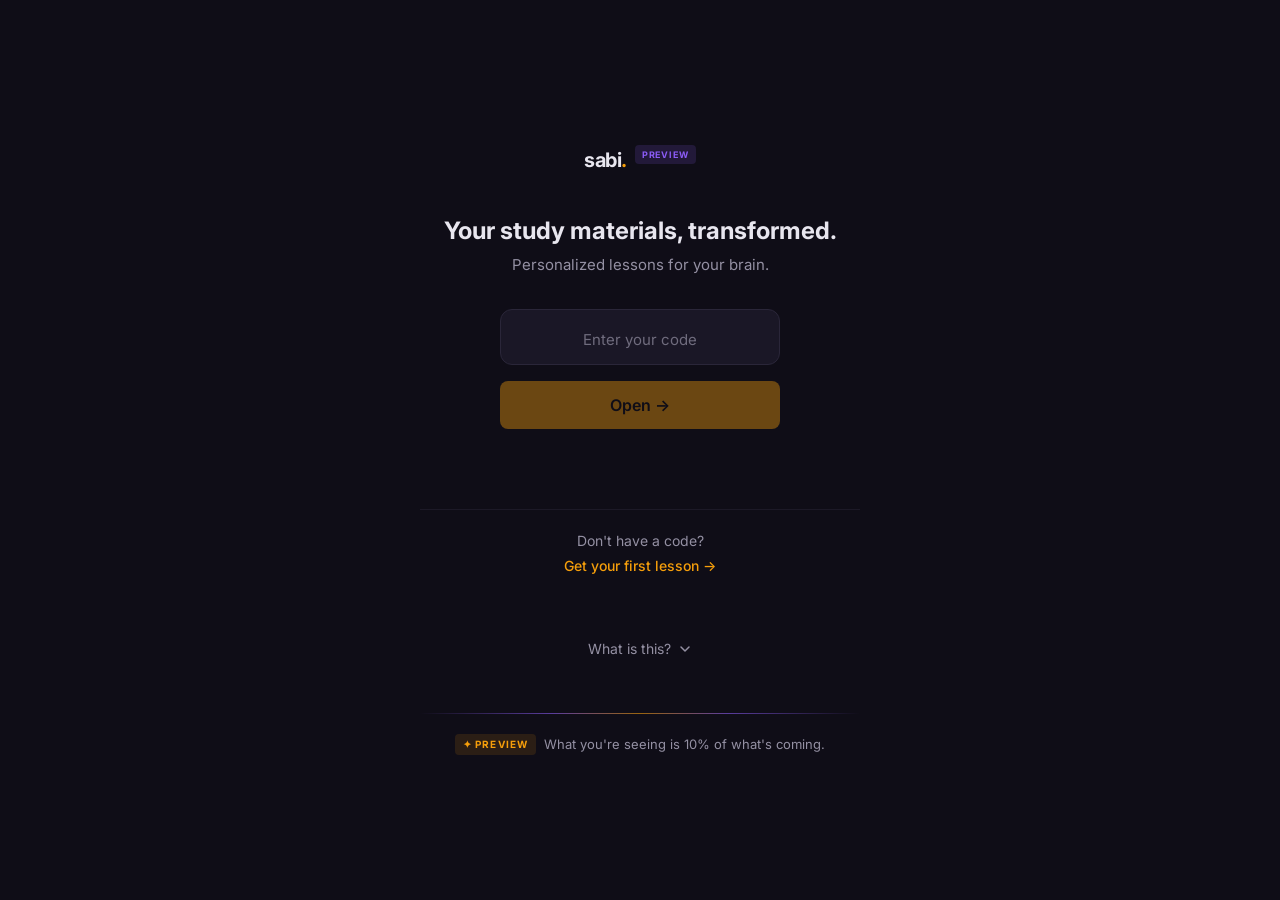
<file: index.html>
<!DOCTYPE html>
<html lang="en">
<head>
  <meta charset="UTF-8">
  <meta name="viewport" content="width=device-width, initial-scale=1.0">
  <meta name="theme-color" content="#0f0d17">
  <title>Sabi — Your lessons, personalized</title>
  <meta name="description" content="Study materials transformed for YOUR brain. Personalized lessons for Nigerian university students.">
  <meta property="og:locale" content="en_US">
  <meta property="og:title" content="Sabi — Your lessons, personalized">
  <meta property="og:description" content="Study materials transformed for YOUR brain.">
  <meta property="og:image" content="https://trysabi.netlify.app/og-image.jpg">
  <meta property="og:image:width" content="1200">
  <meta property="og:image:height" content="630">
  <meta property="og:image:type" content="image/jpeg">
  <meta property="og:url" content="https://trysabi.netlify.app/">
  <meta property="og:type" content="website">
  <meta name="twitter:card" content="summary_large_image">
  <meta property="twitter:domain" content="trysabi.netlify.app">
  <meta property="twitter:url" content="https://trysabi.netlify.app/">
  <meta name="twitter:title" content="Sabi — Your lessons, personalized">
  <meta name="twitter:description" content="Study materials transformed for YOUR brain.">
  <meta name="twitter:image" content="https://trysabi.netlify.app/og-image.jpg">
  <link rel="icon" href="/favicon.ico">
  <link href="https://fonts.googleapis.com/css2?family=Inter:wght@400;500;600;700&display=swap" rel="stylesheet">
  <link rel="stylesheet" href="style.css">
</head>
<body>

  <!-- ===== TOAST ===== -->
  <div id="toast" class="toast" aria-live="polite"></div>

  <!-- ===== SCREEN 1: CODE ENTRY ===== -->
  <div id="screen-entry" class="screen active">
    <div class="container">

      <!-- Wordmark -->
      <div class="wordmark">
        sabi<span class="dot">.</span>
        <span class="beta-badge">PREVIEW</span>
      </div>

      <!-- Hero -->
      <div class="hero">
        <h1 class="headline">Your study materials, transformed.</h1>
        <p class="subline">Personalized lessons for your brain.</p>
      </div>

      <!-- Code Form -->
      <form id="code-form" class="code-form" autocomplete="off">
        <input
          type="text"
          id="code-input"
          class="code-input"
          maxlength="5"
          placeholder="Enter your code"
          aria-label="Enter your access code"
          spellcheck="false"
          autocapitalize="characters"
          autocomplete="off"
        >
        <button type="submit" id="submit-btn" class="btn-primary" disabled aria-label="Open your lessons">
          Open →
        </button>
        <p id="error-message" class="error-message" aria-live="polite"></p>
      </form>

      <!-- Divider + CTA -->
      <div class="entry-footer">
        <div class="divider"></div>
        <p class="footer-text">Don't have a code?</p>
        <a id="wa-link-entry" class="footer-link" href="#" target="_blank" rel="noopener noreferrer">
          Get your first lesson →
        </a>
      </div>

      <!-- What is this? -->
      <div class="faq-section">
        <button id="faq-toggle" class="faq-toggle" aria-expanded="false" aria-controls="faq-content">
          <span>What is this?</span>
          <svg class="faq-chevron" width="16" height="16" viewBox="0 0 16 16" fill="none" aria-hidden="true">
            <path d="M4 6L8 10L12 6" stroke="currentColor" stroke-width="1.5" stroke-linecap="round" stroke-linejoin="round"/>
          </svg>
        </button>
        <div id="faq-content" class="faq-content" hidden>
          <p>Send us any PDF that's giving you trouble.</p>
          <p>We turn it into a lesson made for YOUR brain.</p>
          <p>Your interests. Your language. Your name in it.</p>
          <div class="how-it-works">
            <p class="how-title">How it works:</p>
            <p>1. 💬 &nbsp;Message us your PDF + your name + 2 interests</p>
            <p>2. 💰 &nbsp;Pay ₦500 (up to 60 pages)</p>
            <p>3. 🔥 &nbsp;Get your code, open your lesson here</p>
          </div>
          <p class="faq-teaser">And this? This is just the preview. You're not ready for what's next. 😏</p>
        </div>
      </div>

      <!-- Preview Banner -->
      <div class="preview-banner">
        <div class="preview-glow"></div>
        <p class="preview-text">
          <span class="preview-tag">✦ PREVIEW</span>
          What you're seeing is 10% of what's coming.
        </p>
      </div>

    </div>
  </div>

  <!-- ===== SCREEN 2: PORTAL ===== -->
  <div id="screen-portal" class="screen">
    <div class="container">

      <!-- Wordmark -->
      <div class="wordmark">
        sabi<span class="dot">.</span>
        <span class="beta-badge">PREVIEW</span>
      </div>

      <!-- Greeting -->
      <h2 id="portal-greeting" class="portal-greeting"></h2>
      <p id="portal-subtitle" class="portal-subtitle"></p>

      <!-- Lesson Cards -->
      <div id="lessons-container" class="lessons-container"></div>

      <!-- No Lessons State -->
      <div id="no-lessons" class="no-lessons" hidden>
        <p class="no-lessons-title">Your lesson is being prepared 🔥</p>
        <p class="no-lessons-text">We'll message you on WhatsApp when it's ready.</p>
      </div>

      <!-- Portal Footer -->
      <div class="portal-footer">
        <div class="divider"></div>
        <p class="footer-text">Need another lesson?</p>
        <a id="wa-link-portal" class="btn-whatsapp" href="#" target="_blank" rel="noopener noreferrer">
          💬 Message us
        </a>
      </div>

      <!-- ===== TEASER SECTION ===== -->
      <div class="teaser-section">
        <div class="teaser-glow"></div>

        <div class="teaser-header">
          <h3 class="teaser-title">What you just experienced? That's the warm-up.</h3>
          <p class="teaser-subtitle">Your personalized lesson is elite. But what we're building next? It makes this look like a rough draft.</p>
        </div>

        <div class="teaser-grid">

          <div class="teaser-card" data-msg="AI Study Buddy is coming 🧠">
            <span class="teaser-emoji" aria-hidden="true">🧠</span>
            <p class="teaser-line">Your lessons will talk back</p>
            <span class="teaser-badge">SOON</span>
          </div>

          <div class="teaser-card" data-msg="Study Streaks dropping soon 🔥">
            <span class="teaser-emoji" aria-hidden="true">🔥</span>
            <p class="teaser-line">We'll know if you skip a day</p>
            <span class="teaser-badge">SOON</span>
          </div>

          <div class="teaser-card" data-msg="You'll love Name in Lights ✨">
            <span class="teaser-emoji" aria-hidden="true">✨</span>
            <p class="teaser-line">Your name. In lights. Literally.</p>
            <span class="teaser-badge">SOON</span>
          </div>

          <div class="teaser-card" data-msg="Offline Mode loading 📱">
            <span class="teaser-emoji" aria-hidden="true">📱</span>
            <p class="teaser-line">No wifi? Still studying.</p>
            <span class="teaser-badge">SOON</span>
          </div>

          <div class="teaser-card" data-msg="Celebrations incoming 🎊">
            <span class="teaser-emoji" aria-hidden="true">🎊</span>
            <p class="teaser-line">Confetti when you finish. We're dead serious.</p>
            <span class="teaser-badge">SOON</span>
          </div>

          <div class="teaser-card" data-msg="Progress Map coming soon 🎯">
            <span class="teaser-emoji" aria-hidden="true">🎯</span>
            <p class="teaser-line">A map of your brain leveling up</p>
            <span class="teaser-badge">SOON</span>
          </div>

        </div>

        <div class="teaser-footer">
          <p class="teaser-footer-text">You got in early. Remember that. 💜</p>
          <a id="wa-link-teaser" class="teaser-cta" href="#" target="_blank" rel="noopener noreferrer">
            Curious about what's coming? 👀
          </a>
        </div>
      </div>

      <!-- Switch User -->
      <button id="switch-user" class="switch-user">
        Not <span id="switch-name"></span>?
      </button>

    </div>
  </div>

  <script src="app.js"></script>
</body>
</html>
</file>
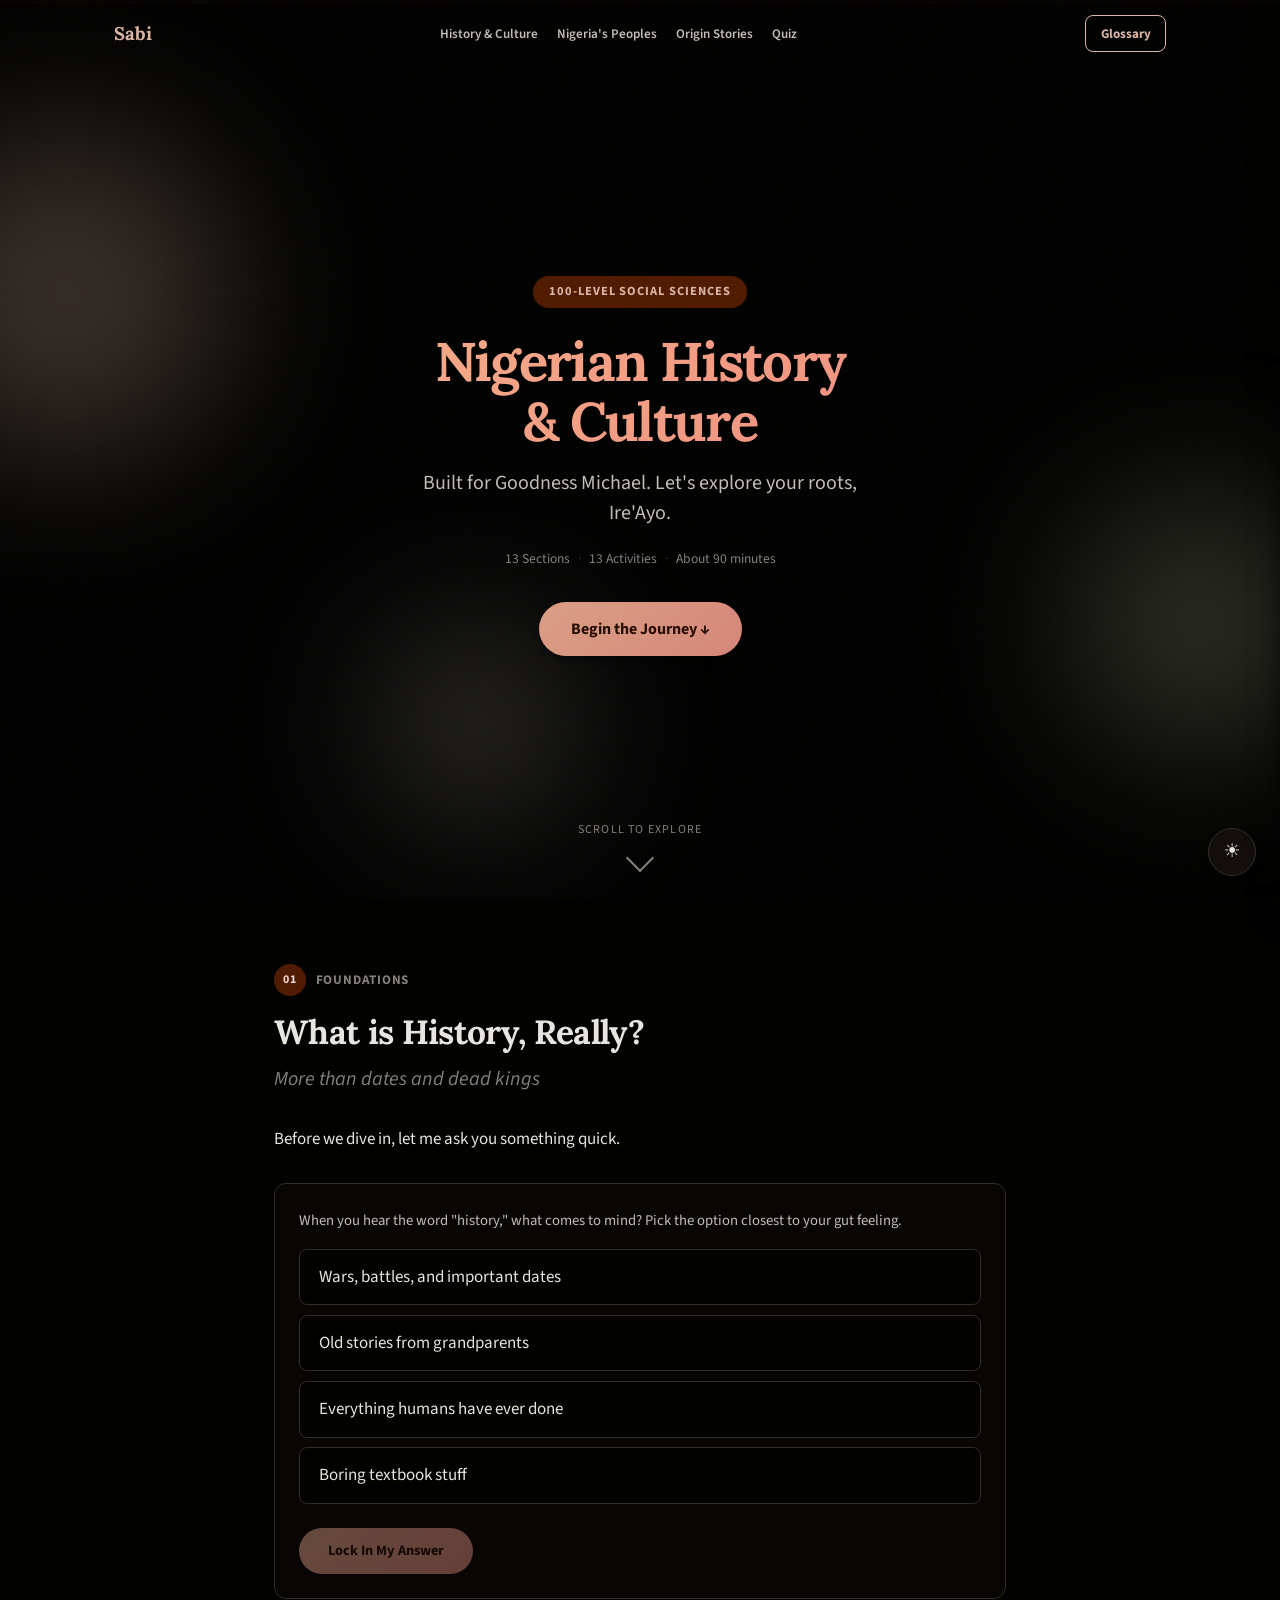
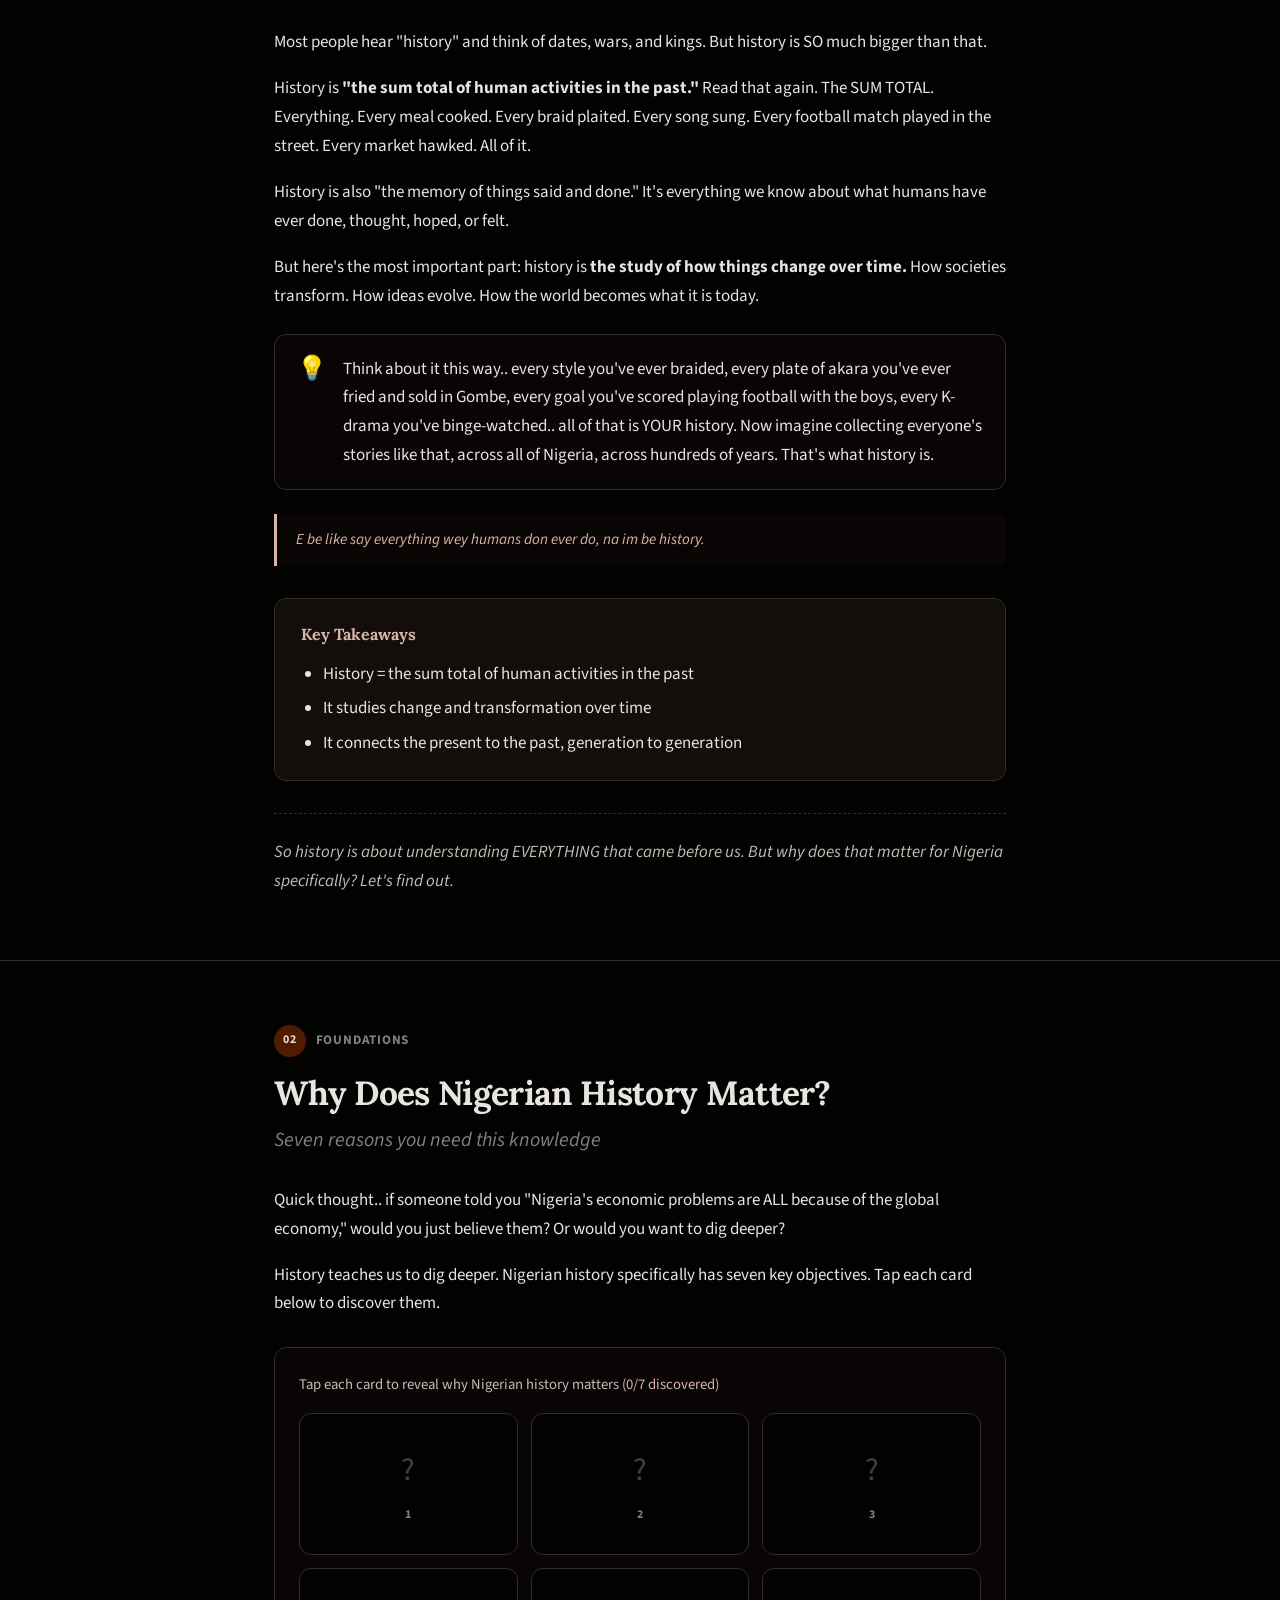
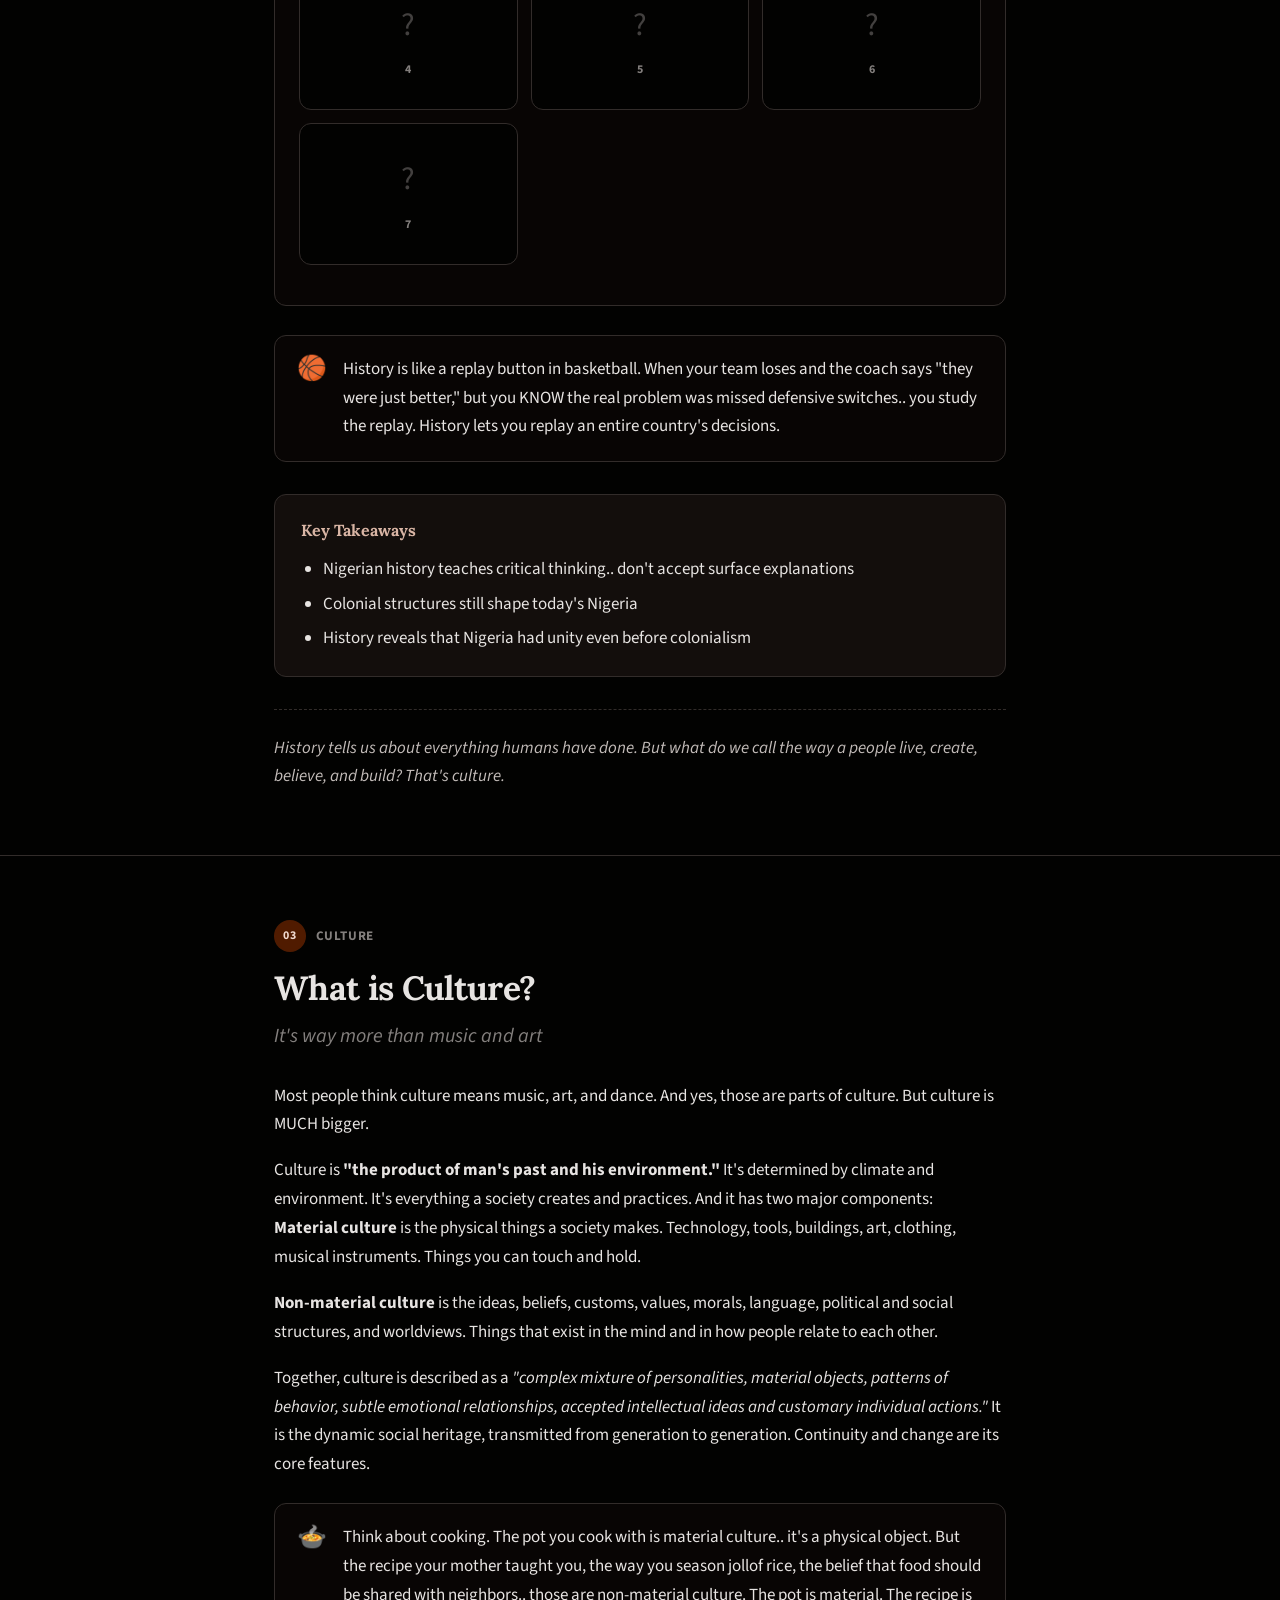
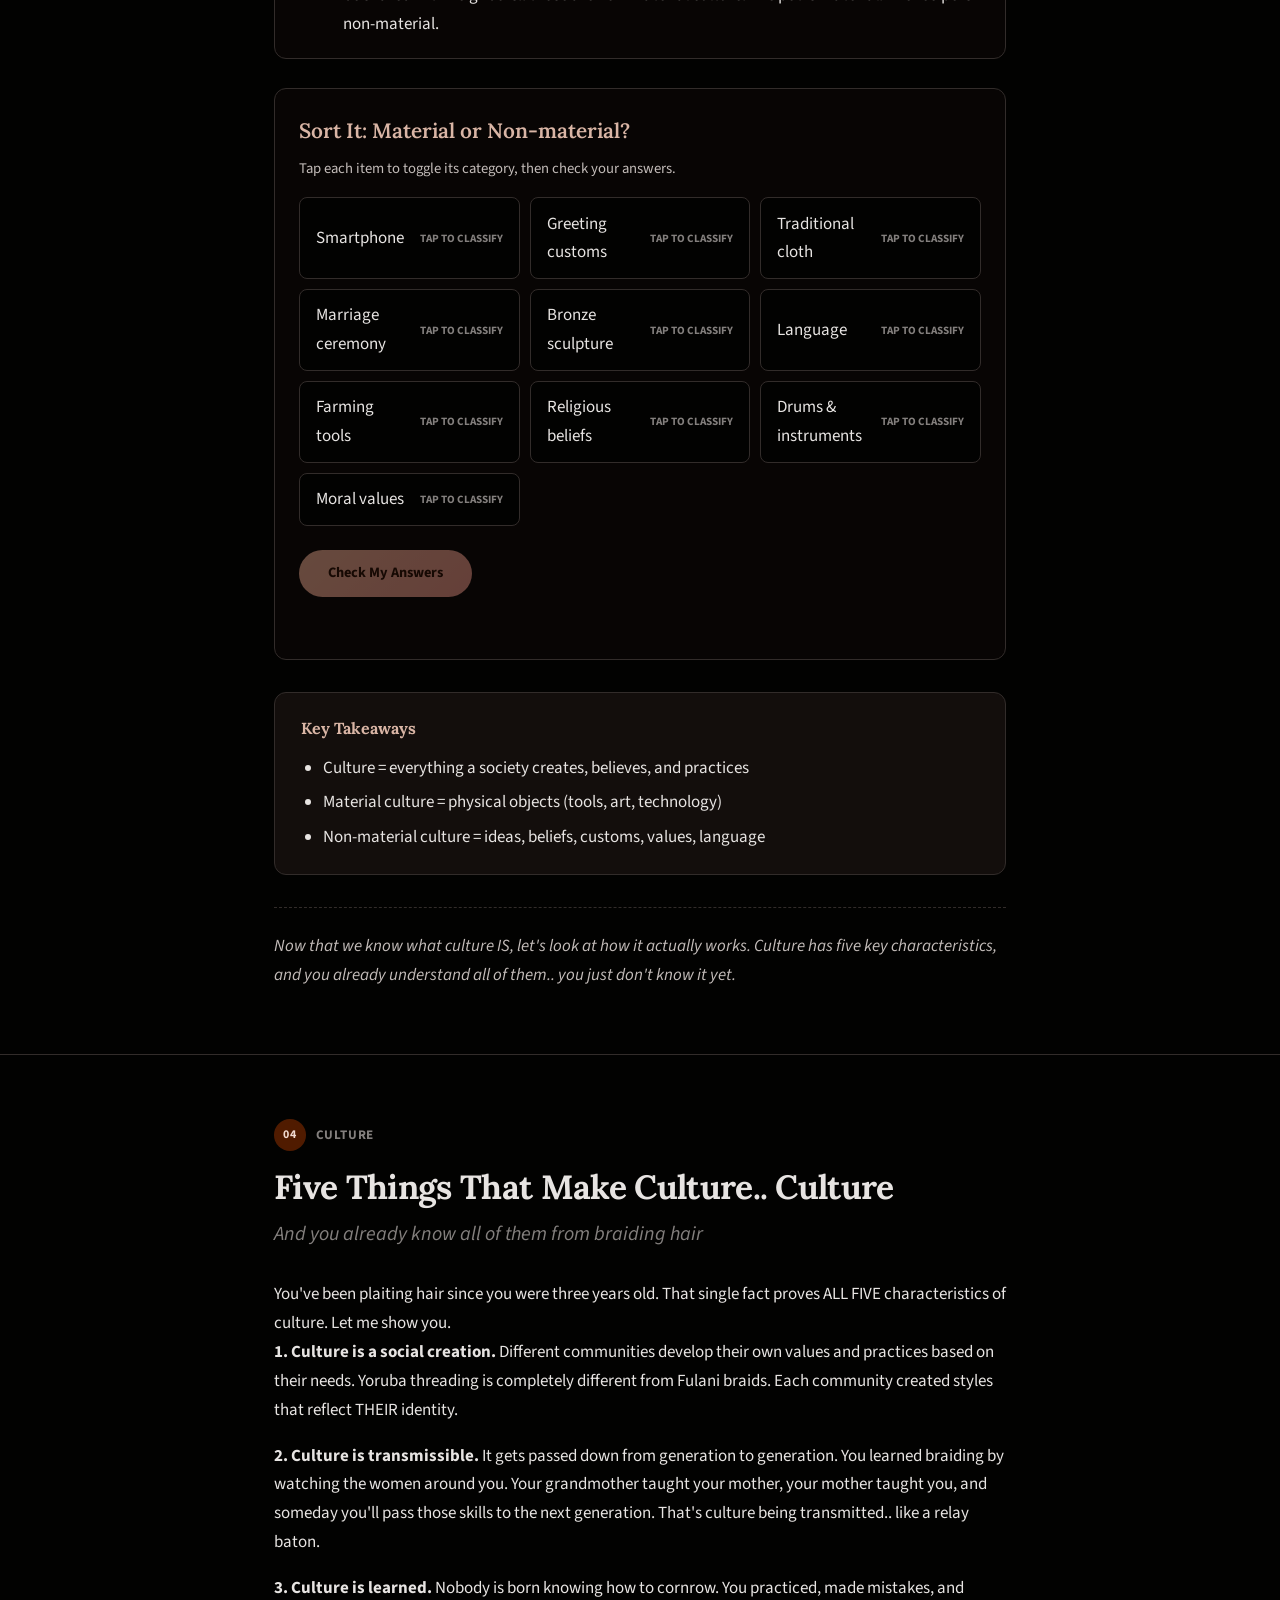
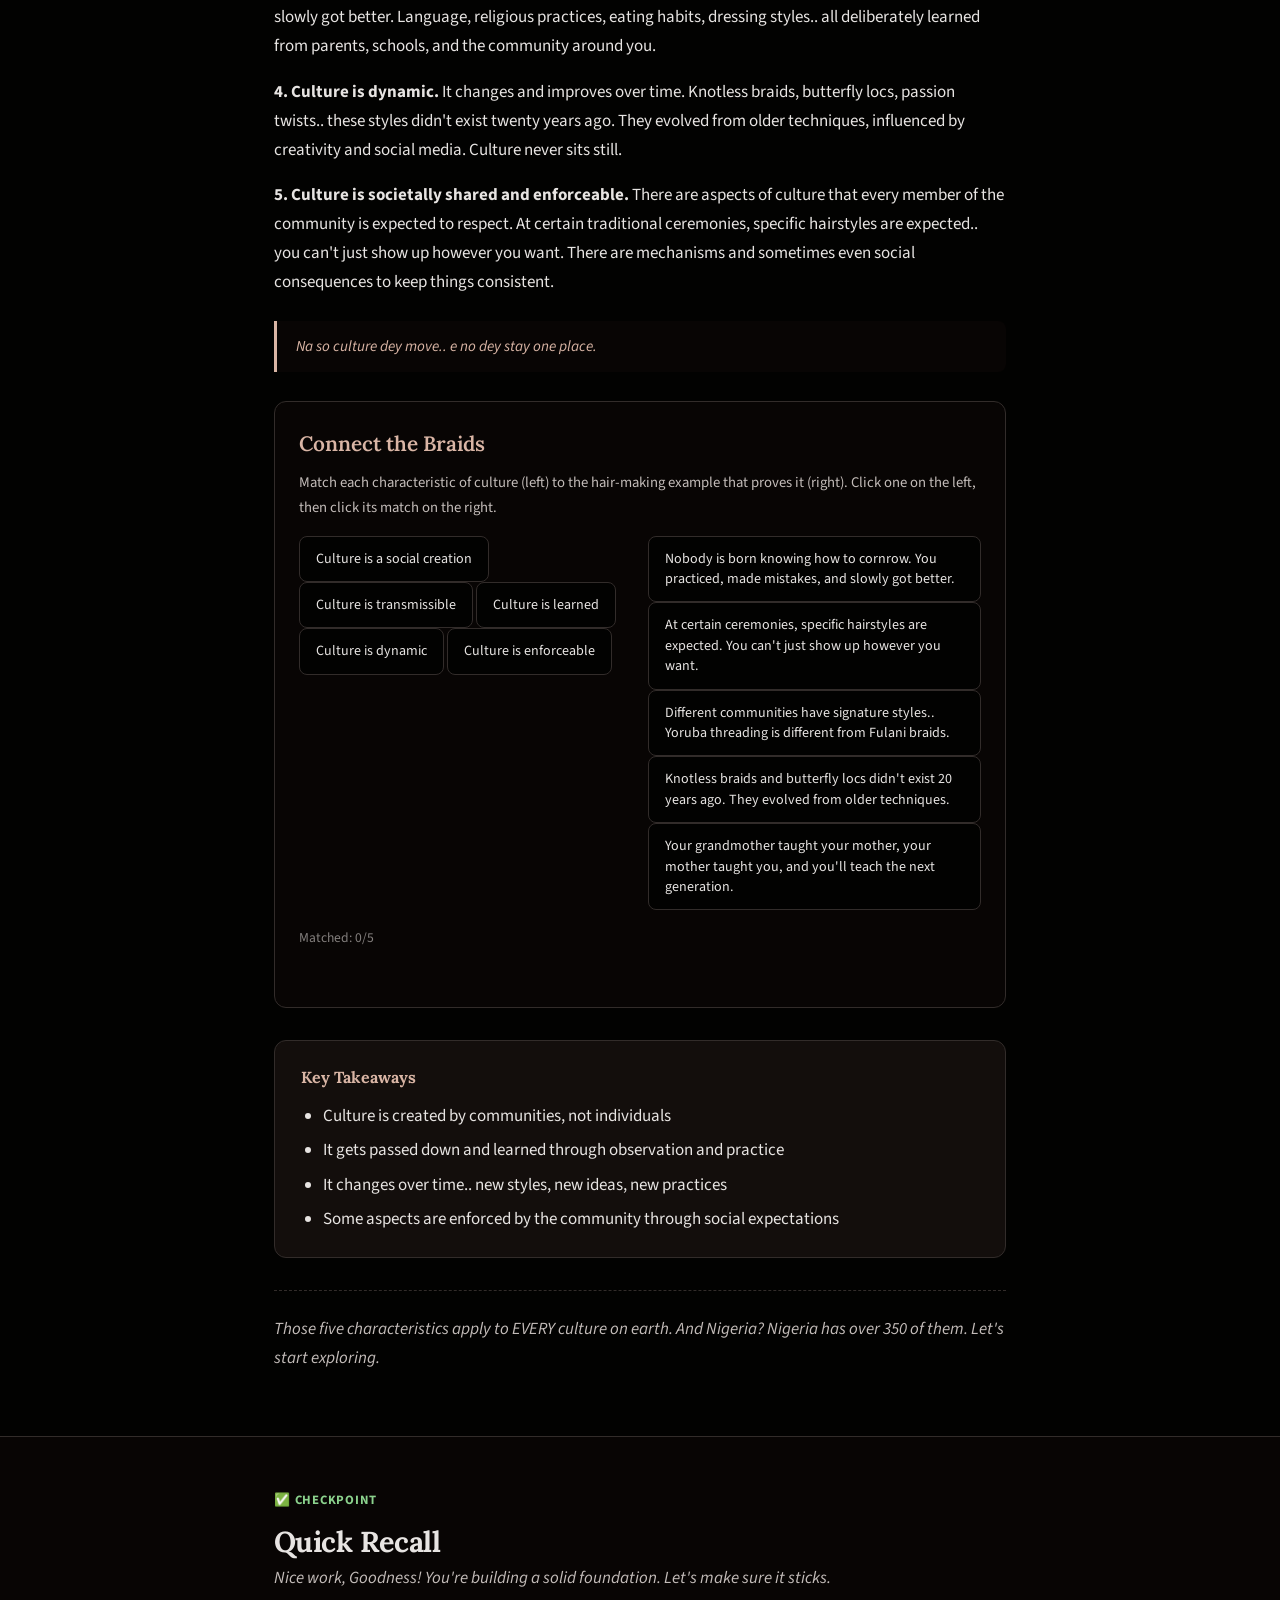
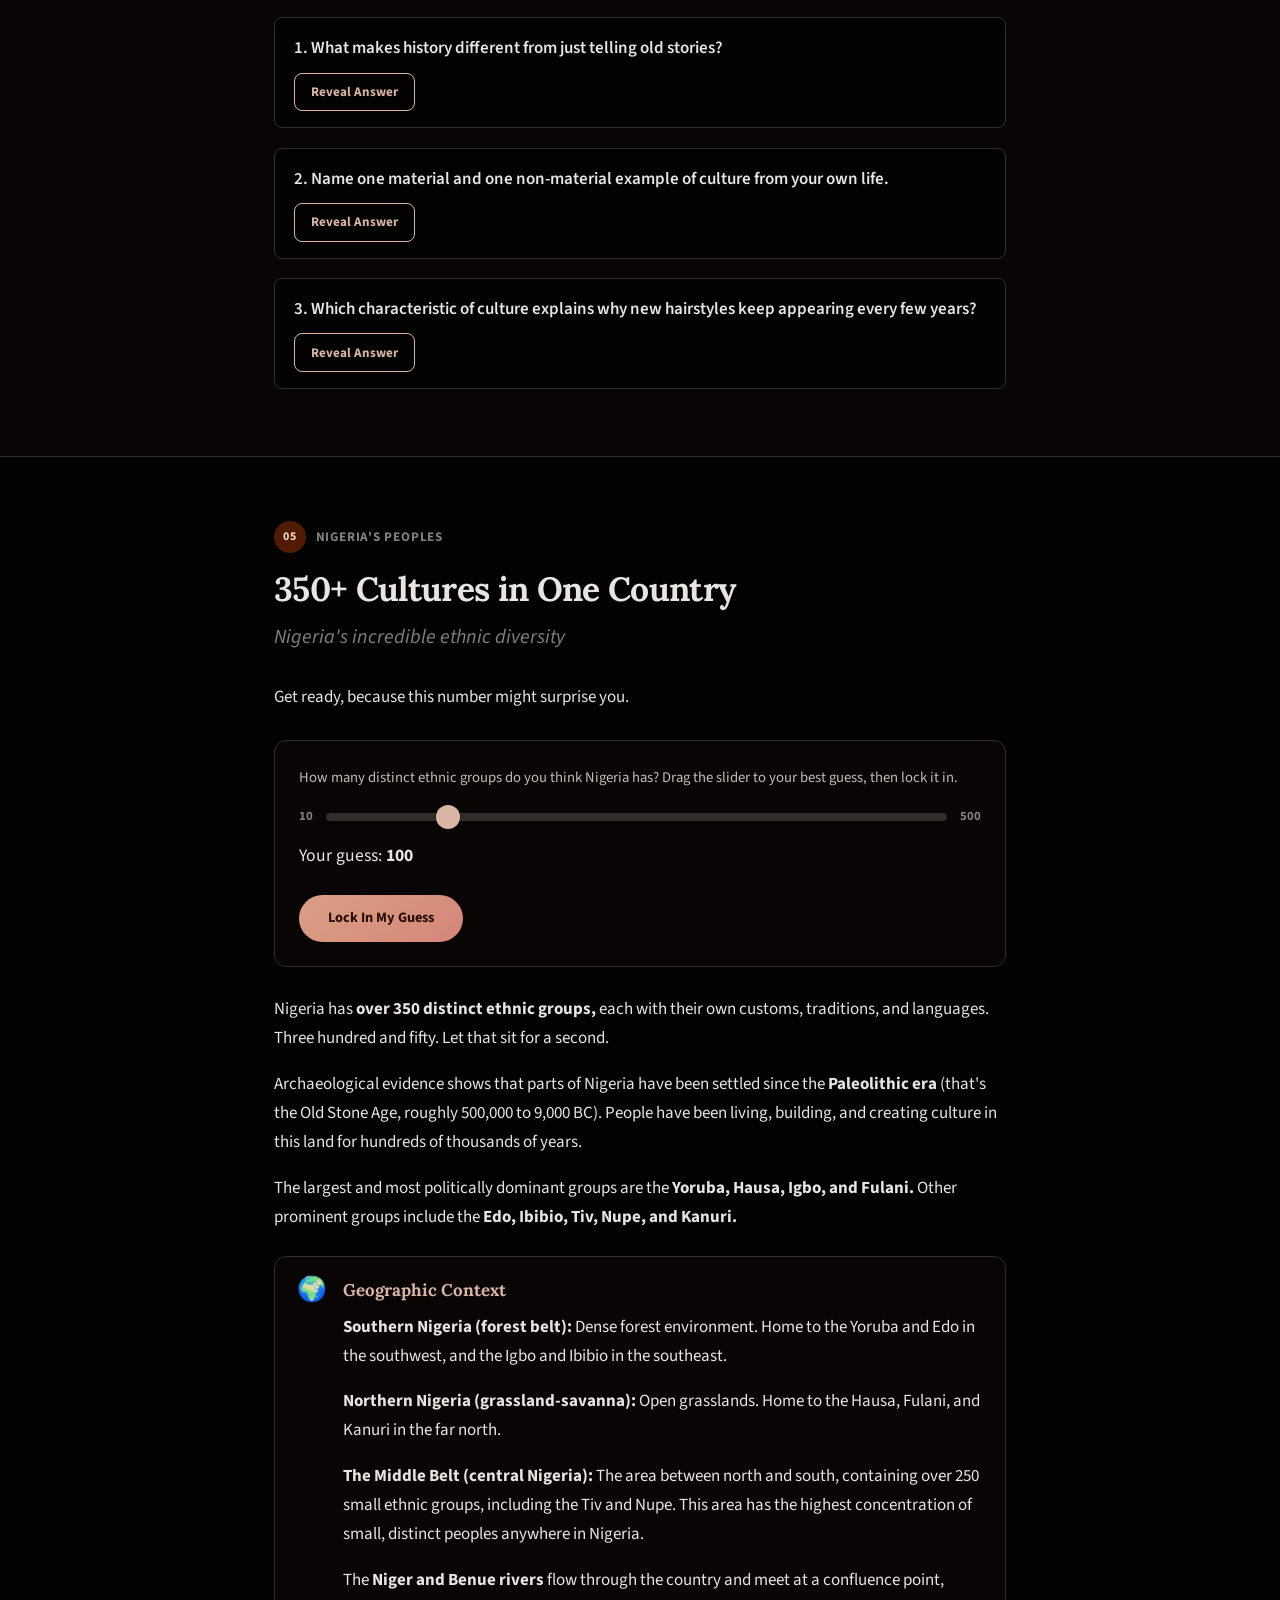
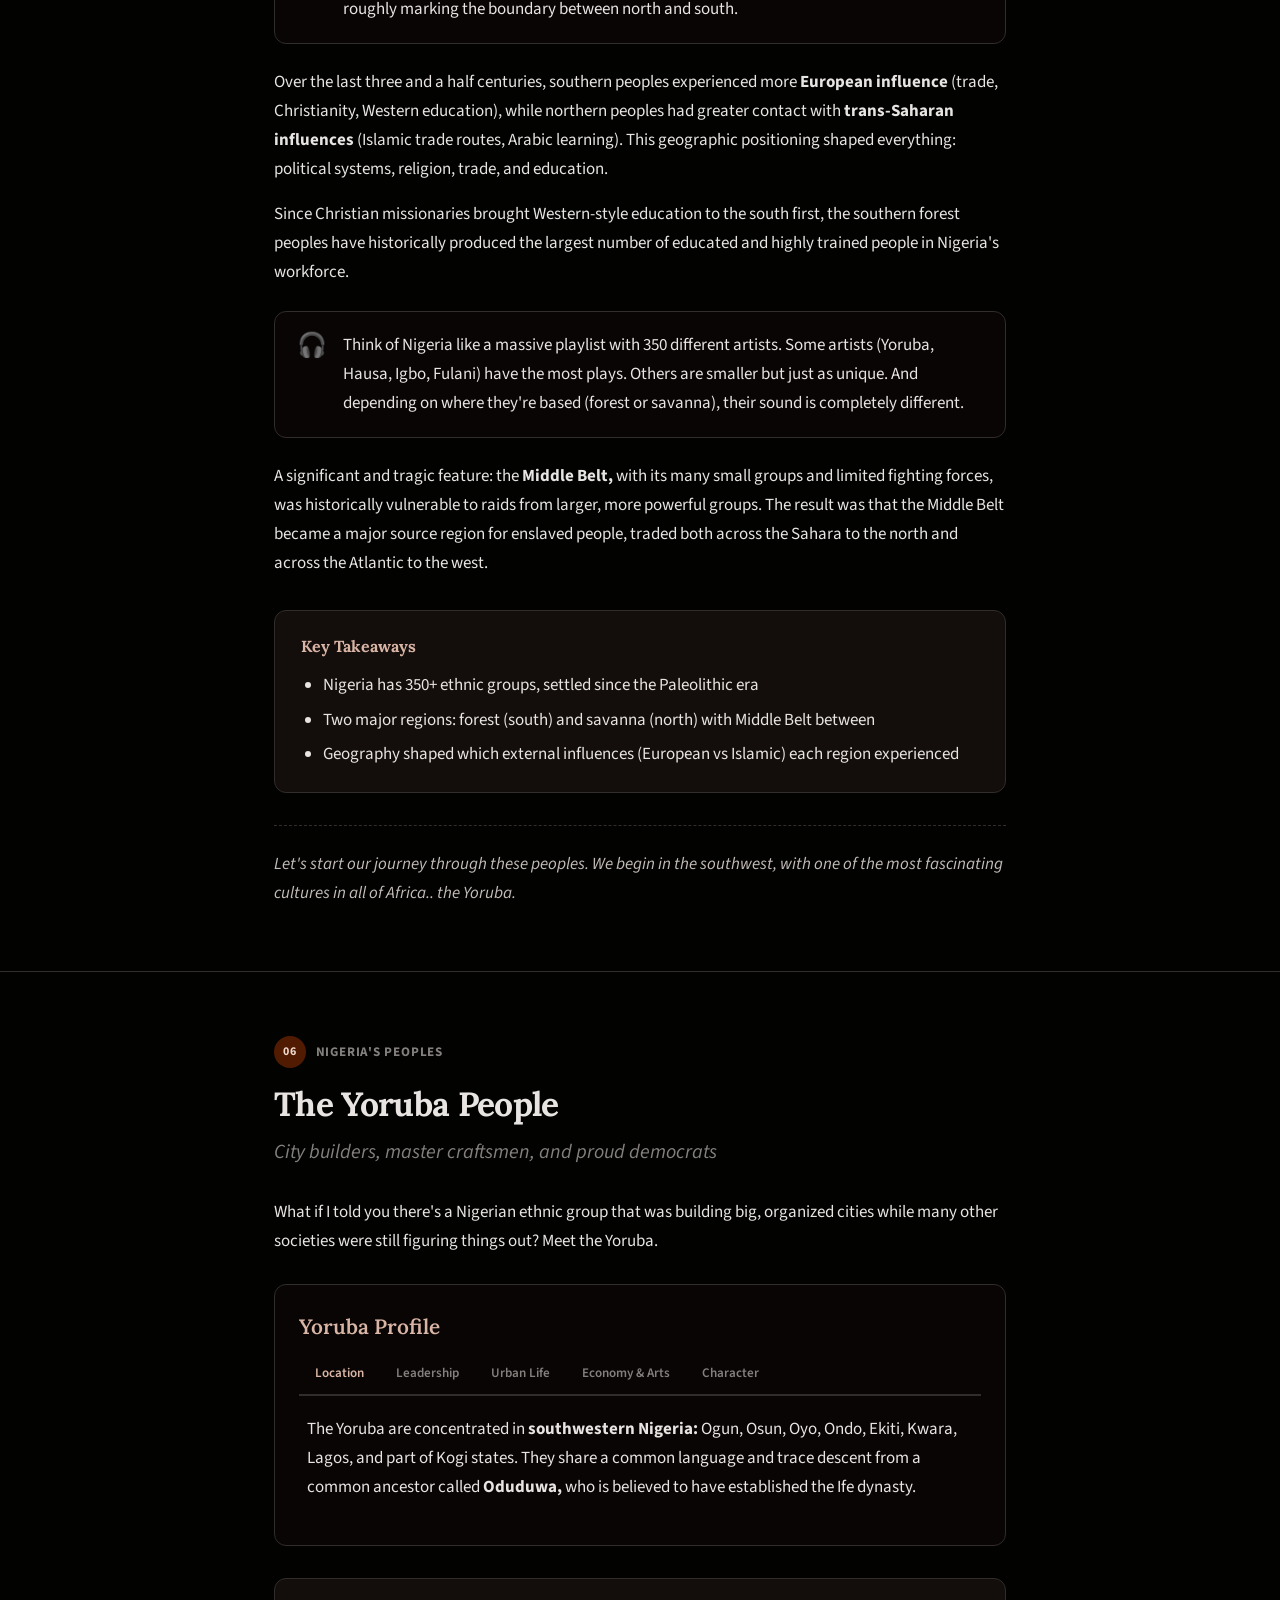
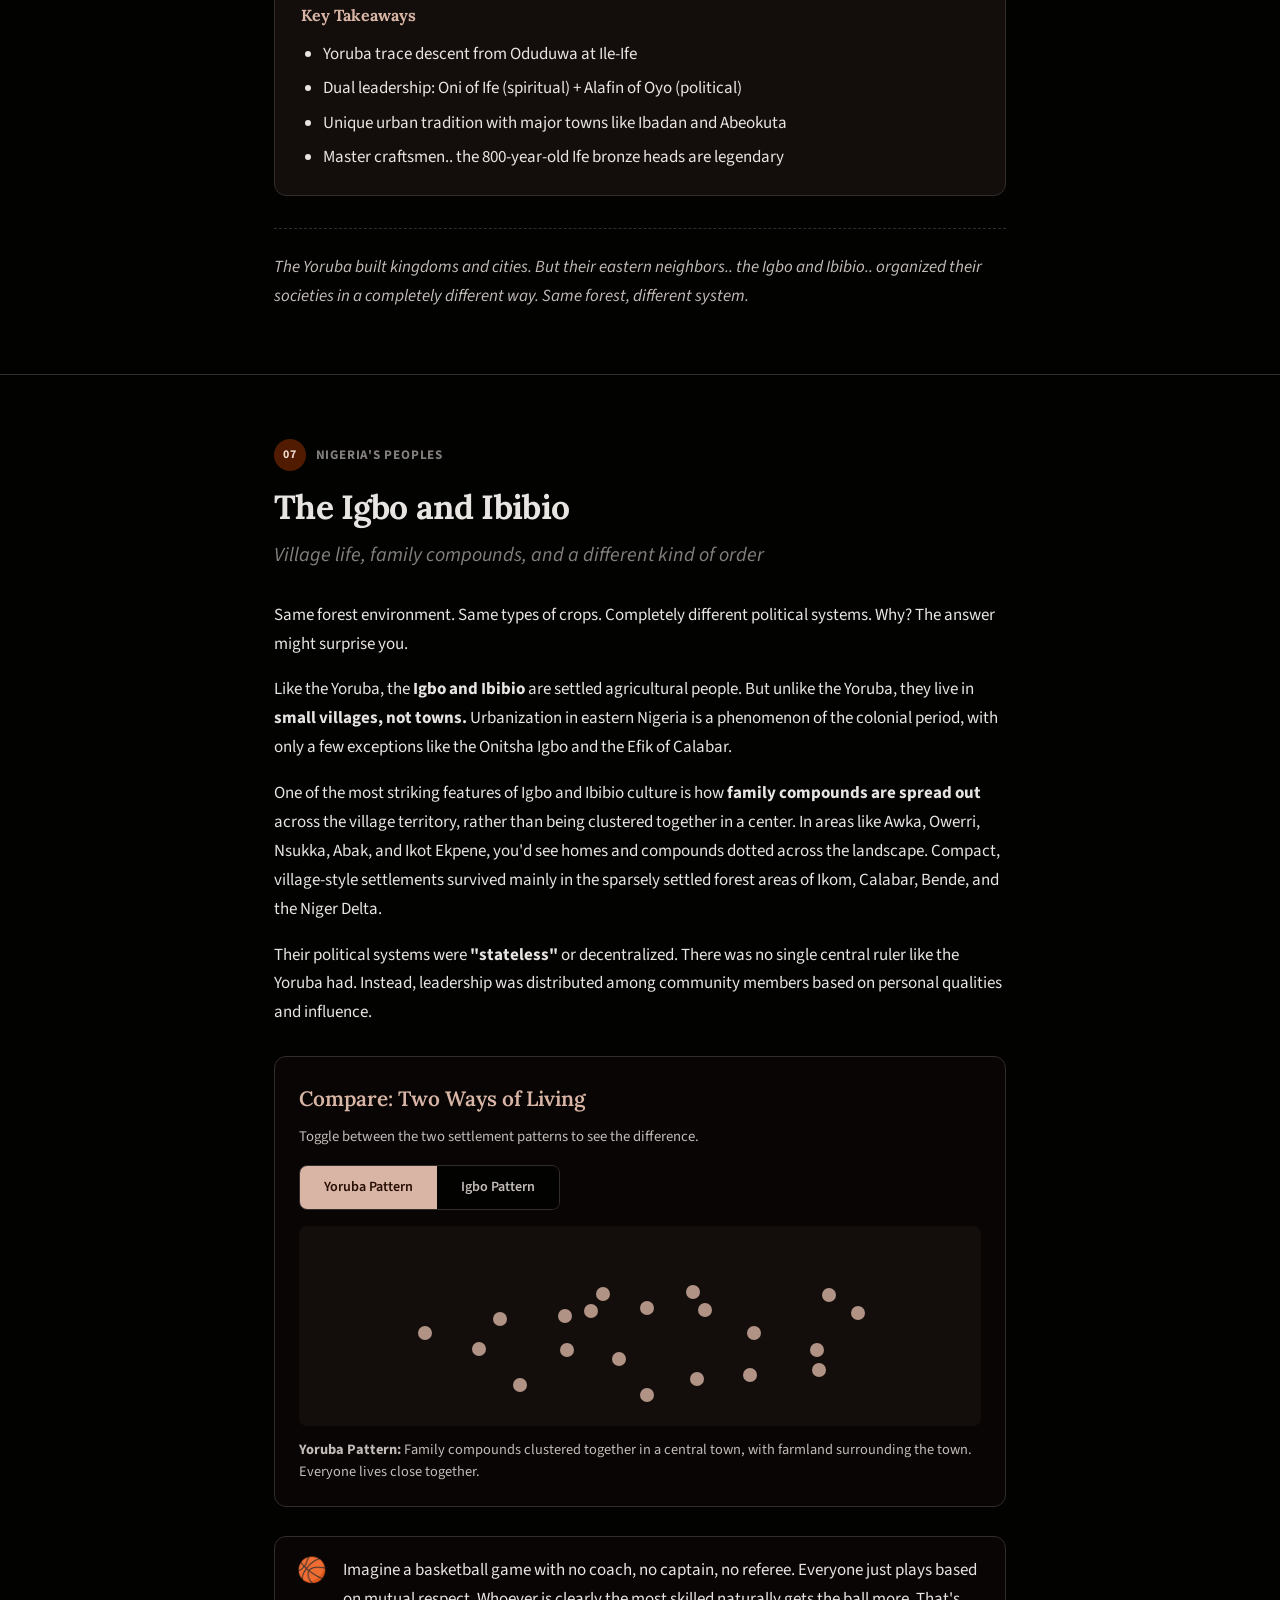
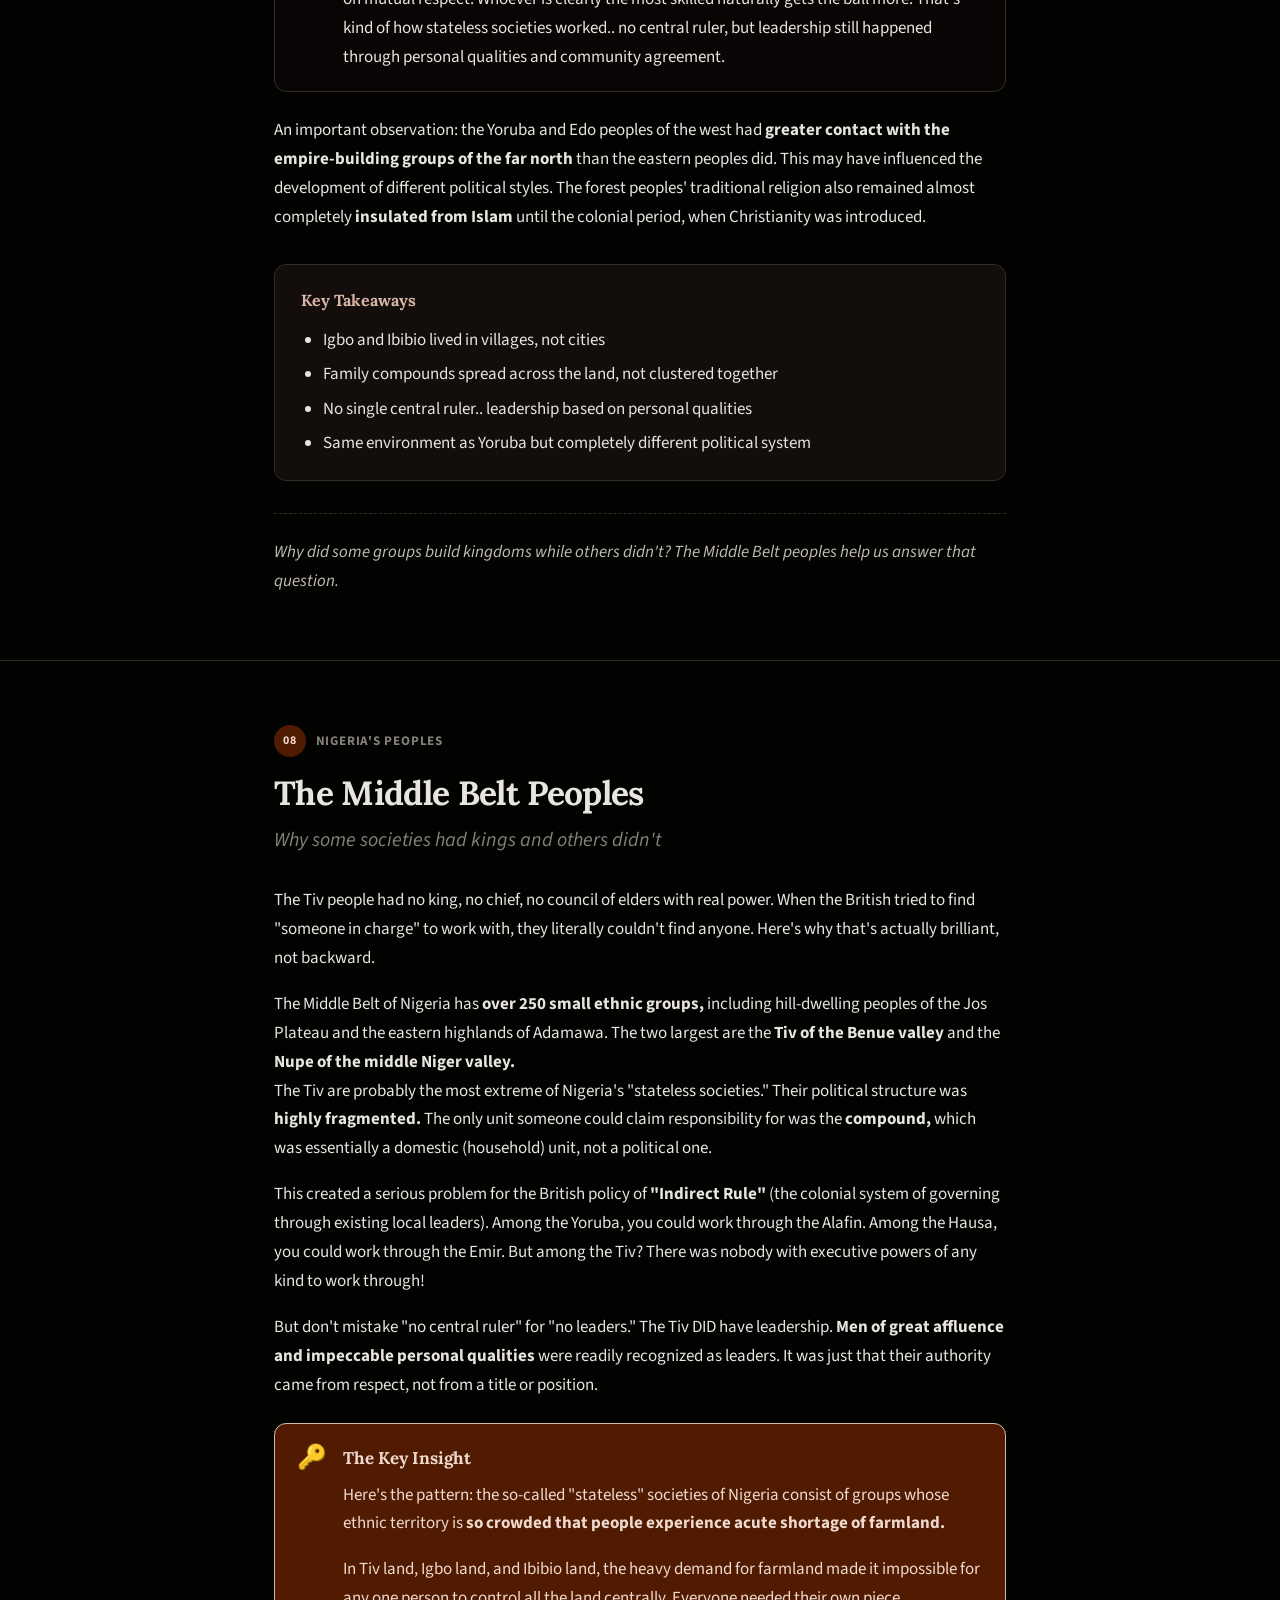
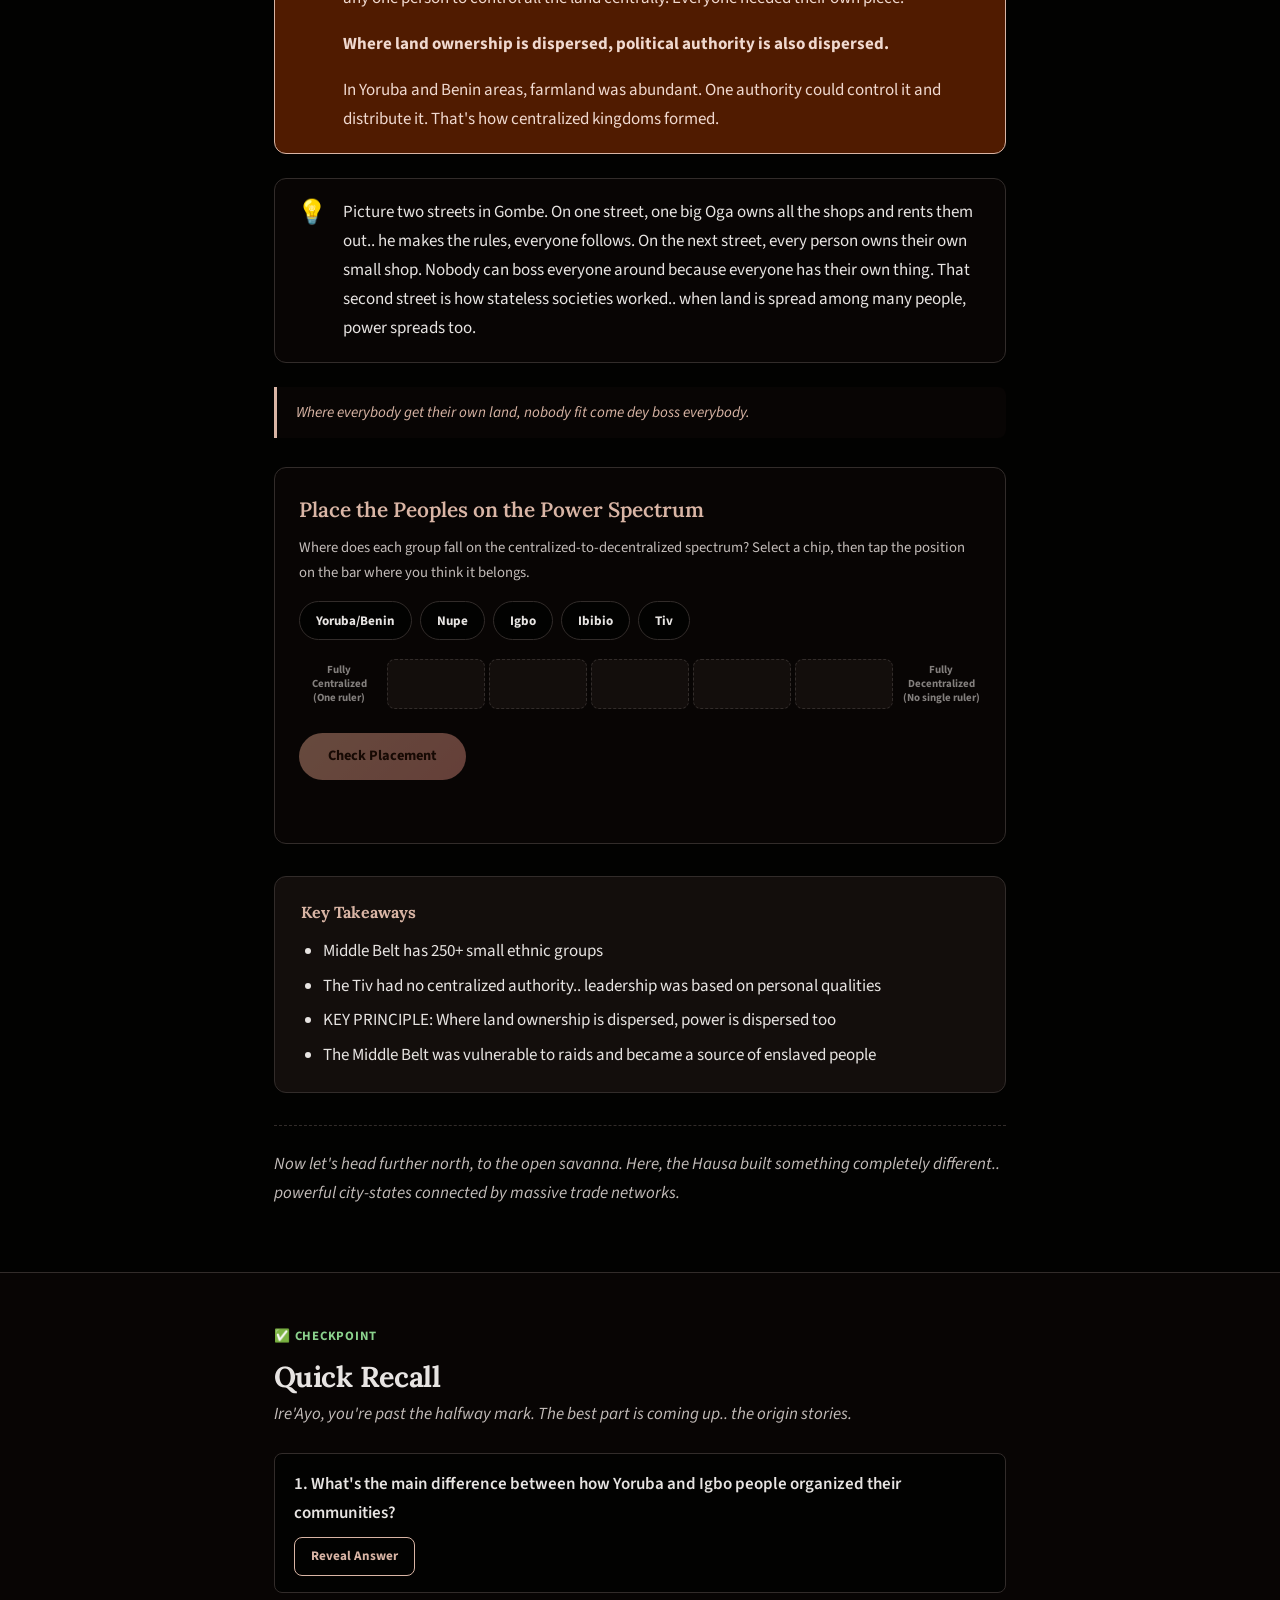
<file: lessons/FLAME-nighistory/index.html>
<!DOCTYPE html>
<html lang="en">
<head>
    <meta charset="UTF-8">
    <meta name="viewport" content="width=device-width, initial-scale=1.0">
    <title>Nigerian History &amp; Culture | Built for Ire'Ayo</title>
    <script>(function(){try{if(localStorage.getItem('sabi-nih-theme')==='light')document.documentElement.classList.add('light-mode')}catch(e){}})();</script>
    <link rel="preconnect" href="https://fonts.googleapis.com">
    <link rel="preconnect" href="https://fonts.gstatic.com" crossorigin>
    <link href="https://fonts.googleapis.com/css2?family=Lora:ital,wght@0,400;0,600;0,700;1,400&family=Source+Sans+3:wght@400;600;700&display=swap" rel="stylesheet">
    <link rel="stylesheet" href="styles.css">
</head>
<body>
    <noscript><style>.reveal{opacity:1!important;transform:none!important}</style></noscript>
    <div class="film-grain" aria-hidden="true"></div>
    <a class="skip-link" href="#main-content">Skip to main content</a>

    <!-- Progress Bar -->
    <div class="progress-bar" id="progress-bar" role="progressbar" aria-valuenow="0" aria-valuemin="0" aria-valuemax="100" aria-label="Reading progress">
        <div class="progress-fill" id="progress-fill"></div>
    </div>

    <!-- Navigation -->
    <header class="site-nav" id="site-nav">
        <div class="nav-inner">
            <a class="nav-logo" href="#hero">Sabi</a>
            <nav class="nav-links" aria-label="Main navigation">
                <a href="#sec-history-defined" class="nav-link">History &amp; Culture</a>
                <a href="#sec-ethnic-overview" class="nav-link">Nigeria's Peoples</a>
                <a href="#sec-tradition-categories" class="nav-link">Origin Stories</a>
                <a href="#sec-quiz" class="nav-link">Quiz</a>
            </nav>
            <button class="nav-glossary-btn" id="glossary-open" aria-label="Open glossary">Glossary</button>
        </div>
    </header>

    <main id="main-content">

        <!-- ═══════════════════════════════════ HERO ═══════════════════════════════════ -->
        <section class="hero" id="hero">
            <div class="hero-orbs" aria-hidden="true">
                <div class="orb orb-1"></div>
                <div class="orb orb-2"></div>
                <div class="orb orb-3"></div>
            </div>
            <div class="hero-content">
                <div class="hero-badge reveal">100-Level Social Sciences</div>
                <h1 class="hero-title reveal">Nigerian History<br>&amp; Culture</h1>
                <p class="hero-subtitle reveal">Built for Goodness Michael. Let's explore your roots, Ire'Ayo.</p>
                <div class="hero-meta reveal">
                    <span>13 Sections</span>
                    <span class="meta-dot" aria-hidden="true">&middot;</span>
                    <span>13 Activities</span>
                    <span class="meta-dot" aria-hidden="true">&middot;</span>
                    <span>About 90 minutes</span>
                </div>
                <a href="#sec-history-defined" class="hero-cta reveal">Begin the Journey &darr;</a>
            </div>
            <div class="scroll-hint reveal" aria-hidden="true">
                <span class="scroll-hint-text">Scroll to explore</span>
                <div class="scroll-hint-arrow"></div>
            </div>
        </section>

        <!-- ═══════════════════════════════ SECTION 1 ═══════════════════════════════ -->
        <section class="lesson-section" id="sec-history-defined" aria-labelledby="heading-1">
            <div class="container">
                <div class="section-label reveal"><span class="section-number">01</span> <span class="section-category">Foundations</span></div>
                <h2 class="section-heading reveal" id="heading-1">What is History, Really?</h2>
                <p class="section-subheading reveal">More than dates and dead kings</p>

                <div class="content-block reveal">
                    <p>Before we dive in, let me ask you something quick.</p>
                </div>

                <!-- Prediction Interactive -->
                <div class="interactive prediction-quiz reveal" id="interact-history-predict">
                    <p class="interactive-prompt">When you hear the word "history," what comes to mind? Pick the option closest to your gut feeling.</p>
                    <div class="predict-options">
                        <button class="predict-option" data-option="a" data-correct="false">Wars, battles, and important dates</button>
                        <button class="predict-option" data-option="b" data-correct="false">Old stories from grandparents</button>
                        <button class="predict-option" data-option="c" data-correct="true">Everything humans have ever done</button>
                        <button class="predict-option" data-option="d" data-correct="false">Boring textbook stuff</button>
                    </div>
                    <button class="predict-commit" disabled>Lock In My Answer</button>
                    <div class="predict-feedback" aria-live="polite" hidden>
                        <div class="feedback-correct">
                            <p>You nailed it! History really IS everything humans have ever done. Keep reading to see just how big that idea gets.</p>
                        </div>
                        <div class="feedback-other">
                            <p>Interesting pick! Most people think of history as wars and dates. But the actual definition is way bigger than that. Read on..</p>
                        </div>
                    </div>
                </div>

                <div class="content-block reveal">
                    <p>Most people hear "history" and think of dates, wars, and kings. But history is SO much bigger than that.</p>
                    <p>History is <strong>"the sum total of human activities in the past."</strong> Read that again. The SUM TOTAL. Everything. Every meal cooked. Every braid plaited. Every song sung. Every football match played in the street. Every market hawked. All of it.</p>
                    <p>History is also "the memory of things said and done." It's everything we know about what humans have ever done, thought, hoped, or felt.</p>
                    <p>But here's the most important part: history is <strong>the study of how things change over time.</strong> How societies transform. How ideas evolve. How the world becomes what it is today.</p>
                </div>

                <div class="callout callout-analogy reveal">
                    <div class="callout-icon" aria-hidden="true">&#128161;</div>
                    <div class="callout-content">
                        <p>Think about it this way.. every style you've ever braided, every plate of akara you've ever fried and sold in Gombe, every goal you've scored playing football with the boys, every K-drama you've binge-watched.. all of that is YOUR history. Now imagine collecting everyone's stories like that, across all of Nigeria, across hundreds of years. That's what history is.</p>
                    </div>
                </div>

                <p class="pidgin-note reveal"><em>E be like say everything wey humans don ever do, na im be history.</em></p>

                <div class="takeaway-box reveal">
                    <h3 class="takeaway-heading">Key Takeaways</h3>
                    <ul class="takeaway-list">
                        <li>History = the sum total of human activities in the past</li>
                        <li>It studies change and transformation over time</li>
                        <li>It connects the present to the past, generation to generation</li>
                    </ul>
                </div>

                <p class="bridge reveal">So history is about understanding EVERYTHING that came before us. But why does that matter for Nigeria specifically? Let's find out.</p>
            </div>
        </section>

        <!-- ═══════════════════════════════ SECTION 2 ═══════════════════════════════ -->
        <section class="lesson-section" id="sec-why-study" aria-labelledby="heading-2">
            <div class="container">
                <div class="section-label reveal"><span class="section-number">02</span> <span class="section-category">Foundations</span></div>
                <h2 class="section-heading reveal" id="heading-2">Why Does Nigerian History Matter?</h2>
                <p class="section-subheading reveal">Seven reasons you need this knowledge</p>

                <div class="content-block reveal">
                    <p>Quick thought.. if someone told you "Nigeria's economic problems are ALL because of the global economy," would you just believe them? Or would you want to dig deeper?</p>
                    <p>History teaches us to dig deeper. Nigerian history specifically has seven key objectives. Tap each card below to discover them.</p>
                </div>

                <!-- Benefit Builder Interactive -->
                <div class="interactive benefit-builder reveal" id="interact-benefits">
                    <p class="interactive-label">Tap each card to reveal why Nigerian history matters <span class="benefit-counter">(0/7 discovered)</span></p>
                    <div class="benefit-grid">
                        <button class="benefit-card" data-benefit="1" aria-expanded="false">
                            <div class="benefit-front"><span class="benefit-qmark">?</span><span class="benefit-num">1</span></div>
                            <div class="benefit-back">
                                <h4>Understand Your Roots</h4>
                                <p>History helps Nigerians know more about themselves by understanding their past relationships, both within the country and with the outside world.</p>
                            </div>
                        </button>
                        <button class="benefit-card" data-benefit="2" aria-expanded="false">
                            <div class="benefit-front"><span class="benefit-qmark">?</span><span class="benefit-num">2</span></div>
                            <div class="benefit-back">
                                <h4>Satisfy Curiosity</h4>
                                <p>History answers the question "why are things the way they are?" It fills in the gaps about how different Nigerian peoples developed, where they came from, and what they achieved.</p>
                            </div>
                        </button>
                        <button class="benefit-card" data-benefit="3" aria-expanded="false">
                            <div class="benefit-front"><span class="benefit-qmark">?</span><span class="benefit-num">3</span></div>
                            <div class="benefit-back">
                                <h4>Connect Past to Present</h4>
                                <p>History links the present with the past, showing the continuity of human consciousness from generation to generation. It reveals cause-and-effect chains in events.</p>
                            </div>
                        </button>
                        <button class="benefit-card" data-benefit="4" aria-expanded="false">
                            <div class="benefit-front"><span class="benefit-qmark">?</span><span class="benefit-num">4</span></div>
                            <div class="benefit-back">
                                <h4>Think Critically</h4>
                                <p>Don't accept explanations at face value. Nigeria's economic challenges aren't JUST about global recession.. mismanagement and fraud play a role too. History teaches you to question.</p>
                            </div>
                        </button>
                        <button class="benefit-card" data-benefit="5" aria-expanded="false">
                            <div class="benefit-front"><span class="benefit-qmark">?</span><span class="benefit-num">5</span></div>
                            <div class="benefit-back">
                                <h4>Understand Colonial Impact</h4>
                                <p>Many of today's political and economic structures were inherited from colonial authorities. Understanding that history helps explain current challenges.</p>
                            </div>
                        </button>
                        <button class="benefit-card" data-benefit="6" aria-expanded="false">
                            <div class="benefit-front"><span class="benefit-qmark">?</span><span class="benefit-num">6</span></div>
                            <div class="benefit-back">
                                <h4>Find Unity</h4>
                                <p>Nigerian peoples had unifying factors in their history even before colonial rule. History reveals shared heritage across ethnic groups.</p>
                            </div>
                        </button>
                        <button class="benefit-card" data-benefit="7" aria-expanded="false">
                            <div class="benefit-front"><span class="benefit-qmark">?</span><span class="benefit-num">7</span></div>
                            <div class="benefit-back">
                                <h4>Face the Future</h4>
                                <p>Understanding human behavior in the past helps you find familiar elements in present problems. As the saying goes, "there is an end to the longest tunnel." History gives hope and direction.</p>
                            </div>
                        </button>
                    </div>
                    <div class="benefit-summary" hidden aria-live="polite">
                        <p>All 7 revealed! History isn't about memorizing the past.. it's about building the tools to understand and shape the future. History also sharpens imagination and helps us embrace cultural diversity instead of fearing it.</p>
                    </div>
                </div>

                <div class="callout callout-analogy reveal">
                    <div class="callout-icon" aria-hidden="true">&#127936;</div>
                    <div class="callout-content">
                        <p>History is like a replay button in basketball. When your team loses and the coach says "they were just better," but you KNOW the real problem was missed defensive switches.. you study the replay. History lets you replay an entire country's decisions.</p>
                    </div>
                </div>

                <div class="takeaway-box reveal">
                    <h3 class="takeaway-heading">Key Takeaways</h3>
                    <ul class="takeaway-list">
                        <li>Nigerian history teaches critical thinking.. don't accept surface explanations</li>
                        <li>Colonial structures still shape today's Nigeria</li>
                        <li>History reveals that Nigeria had unity even before colonialism</li>
                    </ul>
                </div>

                <p class="bridge reveal">History tells us about everything humans have done. But what do we call the way a people live, create, believe, and build? That's culture.</p>
            </div>
        </section>

        <!-- ═══════════════════════════════ SECTION 3 ═══════════════════════════════ -->
        <section class="lesson-section" id="sec-culture-defined" aria-labelledby="heading-3">
            <div class="container">
                <div class="section-label reveal"><span class="section-number">03</span> <span class="section-category">Culture</span></div>
                <h2 class="section-heading reveal" id="heading-3">What is Culture?</h2>
                <p class="section-subheading reveal">It's way more than music and art</p>

                <div class="content-block reveal">
                    <p>Most people think culture means music, art, and dance. And yes, those are parts of culture. But culture is MUCH bigger.</p>
                    <p>Culture is <strong>"the product of man's past and his environment."</strong> It's determined by climate and environment. It's everything a society creates and practices. And it has two major components:</p>
                </div>

                <div class="content-block reveal">
                    <p><strong>Material culture</strong> is the physical things a society makes. Technology, tools, buildings, art, clothing, musical instruments. Things you can touch and hold.</p>
                    <p><strong>Non-material culture</strong> is the ideas, beliefs, customs, values, morals, language, political and social structures, and worldviews. Things that exist in the mind and in how people relate to each other.</p>
                    <p>Together, culture is described as a <em>"complex mixture of personalities, material objects, patterns of behavior, subtle emotional relationships, accepted intellectual ideas and customary individual actions."</em> It is the dynamic social heritage, transmitted from generation to generation. Continuity and change are its core features.</p>
                </div>

                <div class="callout callout-analogy reveal">
                    <div class="callout-icon" aria-hidden="true">&#127858;</div>
                    <div class="callout-content">
                        <p>Think about cooking. The pot you cook with is material culture.. it's a physical object. But the recipe your mother taught you, the way you season jollof rice, the belief that food should be shared with neighbors.. those are non-material culture. The pot is material. The recipe is non-material.</p>
                    </div>
                </div>

                <!-- Culture Sorter Interactive -->
                <div class="interactive culture-sorter reveal" id="interact-culture-sort">
                    <h3 class="interactive-heading">Sort It: Material or Non-material?</h3>
                    <p class="interactive-label">Tap each item to toggle its category, then check your answers.</p>
                    <div class="sort-items">
                        <button class="sort-item" data-correct="material" data-current=""><span class="sort-item-label">Smartphone</span><span class="sort-item-badge">Tap to classify</span></button>
                        <button class="sort-item" data-correct="non-material" data-current=""><span class="sort-item-label">Greeting customs</span><span class="sort-item-badge">Tap to classify</span></button>
                        <button class="sort-item" data-correct="material" data-current=""><span class="sort-item-label">Traditional cloth</span><span class="sort-item-badge">Tap to classify</span></button>
                        <button class="sort-item" data-correct="non-material" data-current=""><span class="sort-item-label">Marriage ceremony</span><span class="sort-item-badge">Tap to classify</span></button>
                        <button class="sort-item" data-correct="material" data-current=""><span class="sort-item-label">Bronze sculpture</span><span class="sort-item-badge">Tap to classify</span></button>
                        <button class="sort-item" data-correct="non-material" data-current=""><span class="sort-item-label">Language</span><span class="sort-item-badge">Tap to classify</span></button>
                        <button class="sort-item" data-correct="material" data-current=""><span class="sort-item-label">Farming tools</span><span class="sort-item-badge">Tap to classify</span></button>
                        <button class="sort-item" data-correct="non-material" data-current=""><span class="sort-item-label">Religious beliefs</span><span class="sort-item-badge">Tap to classify</span></button>
                        <button class="sort-item" data-correct="material" data-current=""><span class="sort-item-label">Drums &amp; instruments</span><span class="sort-item-badge">Tap to classify</span></button>
                        <button class="sort-item" data-correct="non-material" data-current=""><span class="sort-item-label">Moral values</span><span class="sort-item-badge">Tap to classify</span></button>
                    </div>
                    <button class="sort-check" disabled>Check My Answers</button>
                    <div class="sort-feedback" aria-live="polite"></div>
                </div>

                <div class="takeaway-box reveal">
                    <h3 class="takeaway-heading">Key Takeaways</h3>
                    <ul class="takeaway-list">
                        <li>Culture = everything a society creates, believes, and practices</li>
                        <li>Material culture = physical objects (tools, art, technology)</li>
                        <li>Non-material culture = ideas, beliefs, customs, values, language</li>
                    </ul>
                </div>

                <p class="bridge reveal">Now that we know what culture IS, let's look at how it actually works. Culture has five key characteristics, and you already understand all of them.. you just don't know it yet.</p>
            </div>
        </section>

        <!-- ═══════════════════════════════ SECTION 4 ═══════════════════════════════ -->
        <section class="lesson-section" id="sec-culture-characteristics" aria-labelledby="heading-4">
            <div class="container">
                <div class="section-label reveal"><span class="section-number">04</span> <span class="section-category">Culture</span></div>
                <h2 class="section-heading reveal" id="heading-4">Five Things That Make Culture.. Culture</h2>
                <p class="section-subheading reveal">And you already know all of them from braiding hair</p>

                <div class="content-block reveal">
                    <p>You've been plaiting hair since you were three years old. That single fact proves ALL FIVE characteristics of culture. Let me show you.</p>
                </div>

                <div class="content-block reveal">
                    <p><strong>1. Culture is a social creation.</strong> Different communities develop their own values and practices based on their needs. Yoruba threading is completely different from Fulani braids. Each community created styles that reflect THEIR identity.</p>
                    <p><strong>2. Culture is transmissible.</strong> It gets passed down from generation to generation. You learned braiding by watching the women around you. Your grandmother taught your mother, your mother taught you, and someday you'll pass those skills to the next generation. That's culture being transmitted.. like a relay baton.</p>
                    <p><strong>3. Culture is learned.</strong> Nobody is born knowing how to cornrow. You practiced, made mistakes, and slowly got better. Language, religious practices, eating habits, dressing styles.. all deliberately learned from parents, schools, and the community around you.</p>
                    <p><strong>4. Culture is dynamic.</strong> It changes and improves over time. Knotless braids, butterfly locs, passion twists.. these styles didn't exist twenty years ago. They evolved from older techniques, influenced by creativity and social media. Culture never sits still.</p>
                    <p><strong>5. Culture is societally shared and enforceable.</strong> There are aspects of culture that every member of the community is expected to respect. At certain traditional ceremonies, specific hairstyles are expected.. you can't just show up however you want. There are mechanisms and sometimes even social consequences to keep things consistent.</p>
                </div>

                <p class="pidgin-note reveal"><em>Na so culture dey move.. e no dey stay one place.</em></p>

                <!-- Hair-Braiding Culture Connector Interactive -->
                <div class="interactive hair-connector reveal" id="interact-hair-connector">
                    <h3 class="interactive-heading">Connect the Braids</h3>
                    <p class="interactive-label">Match each characteristic of culture (left) to the hair-making example that proves it (right). Click one on the left, then click its match on the right.</p>
                    <div class="connector-board">
                        <div class="connector-col connector-left" role="group" aria-label="Culture characteristics">
                            <button class="connector-item left-item" data-pair="1">Culture is a social creation</button>
                            <button class="connector-item left-item" data-pair="2">Culture is transmissible</button>
                            <button class="connector-item left-item" data-pair="3">Culture is learned</button>
                            <button class="connector-item left-item" data-pair="4">Culture is dynamic</button>
                            <button class="connector-item left-item" data-pair="5">Culture is enforceable</button>
                        </div>
                        <div class="connector-col connector-right" role="group" aria-label="Hair-making examples">
                            <button class="connector-item right-item" data-pair="3">Nobody is born knowing how to cornrow. You practiced, made mistakes, and slowly got better.</button>
                            <button class="connector-item right-item" data-pair="5">At certain ceremonies, specific hairstyles are expected. You can't just show up however you want.</button>
                            <button class="connector-item right-item" data-pair="1">Different communities have signature styles.. Yoruba threading is different from Fulani braids.</button>
                            <button class="connector-item right-item" data-pair="4">Knotless braids and butterfly locs didn't exist 20 years ago. They evolved from older techniques.</button>
                            <button class="connector-item right-item" data-pair="2">Your grandmother taught your mother, your mother taught you, and you'll teach the next generation.</button>
                        </div>
                    </div>
                    <div class="connector-score">Matched: <span id="connector-count">0</span>/5</div>
                    <div class="connector-feedback" aria-live="polite"></div>
                </div>

                <div class="takeaway-box reveal">
                    <h3 class="takeaway-heading">Key Takeaways</h3>
                    <ul class="takeaway-list">
                        <li>Culture is created by communities, not individuals</li>
                        <li>It gets passed down and learned through observation and practice</li>
                        <li>It changes over time.. new styles, new ideas, new practices</li>
                        <li>Some aspects are enforced by the community through social expectations</li>
                    </ul>
                </div>

                <p class="bridge reveal">Those five characteristics apply to EVERY culture on earth. And Nigeria? Nigeria has over 350 of them. Let's start exploring.</p>
            </div>
        </section>

        <!-- ═══════════════════════════ CHECKPOINT 1 ═══════════════════════════ -->
        <section class="checkpoint" id="checkpoint-1" aria-labelledby="cp-heading-1">
            <div class="container">
                <div class="checkpoint-badge reveal">&#9989; Checkpoint</div>
                <h2 class="checkpoint-heading reveal" id="cp-heading-1">Quick Recall</h2>
                <p class="checkpoint-sub reveal">Nice work, Goodness! You're building a solid foundation. Let's make sure it sticks.</p>
                <div class="checkpoint-questions">
                    <div class="cp-question reveal" data-cp="1">
                        <p class="cp-prompt">1. What makes history different from just telling old stories?</p>
                        <button class="cp-toggle" aria-expanded="false">Reveal Answer</button>
                        <div class="cp-answer" hidden><p>History is the <strong>systematic study of change and transformation over time.</strong> It's not random storytelling.. it looks for patterns, causes, and effects across all human activities.</p></div>
                    </div>
                    <div class="cp-question reveal" data-cp="2">
                        <p class="cp-prompt">2. Name one material and one non-material example of culture from your own life.</p>
                        <button class="cp-toggle" aria-expanded="false">Reveal Answer</button>
                        <div class="cp-answer" hidden><p>Material: your phone, your braiding tools, your cooking pot. Non-material: the recipes you know, the way you greet elders, your religious beliefs, the Hausa or Igbo language you speak.</p></div>
                    </div>
                    <div class="cp-question reveal" data-cp="3">
                        <p class="cp-prompt">3. Which characteristic of culture explains why new hairstyles keep appearing every few years?</p>
                        <button class="cp-toggle" aria-expanded="false">Reveal Answer</button>
                        <div class="cp-answer" hidden><p><strong>Culture is dynamic.</strong> It undergoes gradual change and improvement over time. New styles evolve from older techniques, influenced by creativity, trends, and new ideas.</p></div>
                    </div>
                </div>
            </div>
        </section>

        <!-- ═══════════════════════════════ SECTION 5 ═══════════════════════════════ -->
        <section class="lesson-section" id="sec-ethnic-overview" aria-labelledby="heading-5">
            <div class="container">
                <div class="section-label reveal"><span class="section-number">05</span> <span class="section-category">Nigeria's Peoples</span></div>
                <h2 class="section-heading reveal" id="heading-5">350+ Cultures in One Country</h2>
                <p class="section-subheading reveal">Nigeria's incredible ethnic diversity</p>

                <div class="content-block reveal">
                    <p>Get ready, because this number might surprise you.</p>
                </div>

                <!-- Prediction Slider Interactive -->
                <div class="interactive prediction-slider reveal" id="interact-ethnic-slider">
                    <p class="interactive-prompt">How many distinct ethnic groups do you think Nigeria has? Drag the slider to your best guess, then lock it in.</p>
                    <div class="slider-container">
                        <span class="slider-min">10</span>
                        <input type="range" class="slider-input" id="ethnic-slider" min="10" max="500" value="100" step="5" aria-label="Guess the number of ethnic groups">
                        <span class="slider-max">500</span>
                    </div>
                    <p class="slider-value">Your guess: <strong id="slider-display">100</strong></p>
                    <button class="slider-commit" id="slider-commit">Lock In My Guess</button>
                    <div class="slider-feedback" aria-live="polite" hidden>
                        <p class="slider-reveal-number">The answer: <strong>Over 350!</strong></p>
                        <p class="slider-gap"></p>
                    </div>
                </div>

                <div class="content-block reveal">
                    <p>Nigeria has <strong>over 350 distinct ethnic groups,</strong> each with their own customs, traditions, and languages. Three hundred and fifty. Let that sit for a second.</p>
                    <p>Archaeological evidence shows that parts of Nigeria have been settled since the <strong>Paleolithic era</strong> (that's the Old Stone Age, roughly 500,000 to 9,000 BC). People have been living, building, and creating culture in this land for hundreds of thousands of years.</p>
                    <p>The largest and most politically dominant groups are the <strong>Yoruba, Hausa, Igbo, and Fulani.</strong> Other prominent groups include the <strong>Edo, Ibibio, Tiv, Nupe, and Kanuri.</strong></p>
                </div>

                <div class="callout callout-info reveal">
                    <div class="callout-icon" aria-hidden="true">&#127757;</div>
                    <div class="callout-content">
                        <h4>Geographic Context</h4>
                        <p><strong>Southern Nigeria (forest belt):</strong> Dense forest environment. Home to the Yoruba and Edo in the southwest, and the Igbo and Ibibio in the southeast.</p>
                        <p><strong>Northern Nigeria (grassland-savanna):</strong> Open grasslands. Home to the Hausa, Fulani, and Kanuri in the far north.</p>
                        <p><strong>The Middle Belt (central Nigeria):</strong> The area between north and south, containing over 250 small ethnic groups, including the Tiv and Nupe. This area has the highest concentration of small, distinct peoples anywhere in Nigeria.</p>
                        <p>The <strong>Niger and Benue rivers</strong> flow through the country and meet at a confluence point, roughly marking the boundary between north and south.</p>
                    </div>
                </div>

                <div class="content-block reveal">
                    <p>Over the last three and a half centuries, southern peoples experienced more <strong>European influence</strong> (trade, Christianity, Western education), while northern peoples had greater contact with <strong>trans-Saharan influences</strong> (Islamic trade routes, Arabic learning). This geographic positioning shaped everything: political systems, religion, trade, and education.</p>
                    <p>Since Christian missionaries brought Western-style education to the south first, the southern forest peoples have historically produced the largest number of educated and highly trained people in Nigeria's workforce.</p>
                </div>

                <div class="callout callout-analogy reveal">
                    <div class="callout-icon" aria-hidden="true">&#127911;</div>
                    <div class="callout-content">
                        <p>Think of Nigeria like a massive playlist with 350 different artists. Some artists (Yoruba, Hausa, Igbo, Fulani) have the most plays. Others are smaller but just as unique. And depending on where they're based (forest or savanna), their sound is completely different.</p>
                    </div>
                </div>

                <div class="content-block reveal">
                    <p>A significant and tragic feature: the <strong>Middle Belt,</strong> with its many small groups and limited fighting forces, was historically vulnerable to raids from larger, more powerful groups. The result was that the Middle Belt became a major source region for enslaved people, traded both across the Sahara to the north and across the Atlantic to the west.</p>
                </div>

                <div class="takeaway-box reveal">
                    <h3 class="takeaway-heading">Key Takeaways</h3>
                    <ul class="takeaway-list">
                        <li>Nigeria has 350+ ethnic groups, settled since the Paleolithic era</li>
                        <li>Two major regions: forest (south) and savanna (north) with Middle Belt between</li>
                        <li>Geography shaped which external influences (European vs Islamic) each region experienced</li>
                    </ul>
                </div>

                <p class="bridge reveal">Let's start our journey through these peoples. We begin in the southwest, with one of the most fascinating cultures in all of Africa.. the Yoruba.</p>
            </div>
        </section>

        <!-- ═══════════════════════════════ SECTION 6 ═══════════════════════════════ -->
        <section class="lesson-section" id="sec-yoruba" aria-labelledby="heading-6">
            <div class="container">
                <div class="section-label reveal"><span class="section-number">06</span> <span class="section-category">Nigeria's Peoples</span></div>
                <h2 class="section-heading reveal" id="heading-6">The Yoruba People</h2>
                <p class="section-subheading reveal">City builders, master craftsmen, and proud democrats</p>

                <div class="content-block reveal">
                    <p>What if I told you there's a Nigerian ethnic group that was building big, organized cities while many other societies were still figuring things out? Meet the Yoruba.</p>
                </div>

                <!-- Yoruba Profile Explorer Interactive -->
                <div class="interactive profile-explorer reveal" id="interact-yoruba-profile">
                    <h3 class="interactive-heading">Yoruba Profile</h3>
                    <div class="profile-tabs" role="tablist" aria-label="Yoruba information tabs">
                        <button class="profile-tab active" role="tab" aria-selected="true" aria-controls="yoruba-panel-1" id="yoruba-tab-1" data-tab="1">Location</button>
                        <button class="profile-tab" role="tab" aria-selected="false" aria-controls="yoruba-panel-2" id="yoruba-tab-2" data-tab="2">Leadership</button>
                        <button class="profile-tab" role="tab" aria-selected="false" aria-controls="yoruba-panel-3" id="yoruba-tab-3" data-tab="3">Urban Life</button>
                        <button class="profile-tab" role="tab" aria-selected="false" aria-controls="yoruba-panel-4" id="yoruba-tab-4" data-tab="4">Economy &amp; Arts</button>
                        <button class="profile-tab" role="tab" aria-selected="false" aria-controls="yoruba-panel-5" id="yoruba-tab-5" data-tab="5">Character</button>
                    </div>
                    <div class="profile-panels">
                        <div class="profile-panel active" role="tabpanel" id="yoruba-panel-1" aria-labelledby="yoruba-tab-1">
                            <p>The Yoruba are concentrated in <strong>southwestern Nigeria:</strong> Ogun, Osun, Oyo, Ondo, Ekiti, Kwara, Lagos, and part of Kogi states. They share a common language and trace descent from a common ancestor called <strong>Oduduwa,</strong> who is believed to have established the Ife dynasty.</p>
                        </div>
                        <div class="profile-panel" role="tabpanel" id="yoruba-panel-2" aria-labelledby="yoruba-tab-2" hidden>
                            <p>The Yoruba had a unique dual leadership system:</p>
                            <p><strong>The Oni of Ife</strong> was the spiritual ruler of all Yoruba people. Think of Ile-Ife as the sacred heart of Yoruba civilization.</p>
                            <p><strong>The Alafin of Oyo</strong> was the political leader. He ran the day-to-day governance from the powerful Oyo kingdom.</p>
                            <p>It's like having both a spiritual guide and a team captain.. each with their own authority.</p>
                        </div>
                        <div class="profile-panel" role="tabpanel" id="yoruba-panel-3" aria-labelledby="yoruba-tab-3" hidden>
                            <p>Unlike most Nigerian peoples, the Yoruba had a <strong>unique and long-standing tradition of living in large towns.</strong> Major Yoruba towns include Ibadan, Ogbomosho, Oshogbo, Ilorin, Abeokuta, Ilesha, and Ede.</p>
                            <p>The <strong>extended family</strong> is the basic social unit. Each extended family has a territorial existence (the large traditional compound) within the town, plus a distinct area of farmland in the surrounding rural areas.</p>
                        </div>
                        <div class="profile-panel" role="tabpanel" id="yoruba-panel-4" aria-labelledby="yoruba-tab-4" hidden>
                            <p><strong>Division of labor:</strong> Men are primarily farmers, women are primarily traders. There's also a significant number of professional artists and craftsmen.</p>
                            <p>The Yoruba excel in <strong>wood carving</strong> and other crafts. The famous <strong>terracotta and bronze heads of Ife</strong> are about 800 years old and testify to incredibly high-quality craftsmanship.</p>
                            <p>Think about it.. you can look at a really well-done cornrow and just know the person who did it is a master. That's what the Ife bronze heads are. Eight hundred years old, and the detail still amazes experts today.</p>
                        </div>
                        <div class="profile-panel" role="tabpanel" id="yoruba-panel-5" aria-labelledby="yoruba-tab-5" hidden>
                            <p>The Yoruba are known as a <strong>deeply religious</strong> people with great respect for superiors and elderly people.</p>
                            <p>Yet they are also <strong>extremely independent, diplomatic, and resentful of despotic leadership.</strong> They don't follow leaders blindly. This quality showed up clearly during the pre-colonial Yoruba civil wars AND in modern Yoruba politics since Nigerian independence.</p>
                            <p>Respect AND independence.. the Yoruba balance both.</p>
                        </div>
                    </div>
                </div>

                <div class="takeaway-box reveal">
                    <h3 class="takeaway-heading">Key Takeaways</h3>
                    <ul class="takeaway-list">
                        <li>Yoruba trace descent from Oduduwa at Ile-Ife</li>
                        <li>Dual leadership: Oni of Ife (spiritual) + Alafin of Oyo (political)</li>
                        <li>Unique urban tradition with major towns like Ibadan and Abeokuta</li>
                        <li>Master craftsmen.. the 800-year-old Ife bronze heads are legendary</li>
                    </ul>
                </div>

                <p class="bridge reveal">The Yoruba built kingdoms and cities. But their eastern neighbors.. the Igbo and Ibibio.. organized their societies in a completely different way. Same forest, different system.</p>
            </div>
        </section>

        <!-- ═══════════════════════════════ SECTION 7 ═══════════════════════════════ -->
        <section class="lesson-section" id="sec-eastern-peoples" aria-labelledby="heading-7">
            <div class="container">
                <div class="section-label reveal"><span class="section-number">07</span> <span class="section-category">Nigeria's Peoples</span></div>
                <h2 class="section-heading reveal" id="heading-7">The Igbo and Ibibio</h2>
                <p class="section-subheading reveal">Village life, family compounds, and a different kind of order</p>

                <div class="content-block reveal">
                    <p>Same forest environment. Same types of crops. Completely different political systems. Why? The answer might surprise you.</p>
                    <p>Like the Yoruba, the <strong>Igbo and Ibibio</strong> are settled agricultural people. But unlike the Yoruba, they live in <strong>small villages, not towns.</strong> Urbanization in eastern Nigeria is a phenomenon of the colonial period, with only a few exceptions like the Onitsha Igbo and the Efik of Calabar.</p>
                    <p>One of the most striking features of Igbo and Ibibio culture is how <strong>family compounds are spread out</strong> across the village territory, rather than being clustered together in a center. In areas like Awka, Owerri, Nsukka, Abak, and Ikot Ekpene, you'd see homes and compounds dotted across the landscape. Compact, village-style settlements survived mainly in the sparsely settled forest areas of Ikom, Calabar, Bende, and the Niger Delta.</p>
                    <p>Their political systems were <strong>"stateless"</strong> or decentralized. There was no single central ruler like the Yoruba had. Instead, leadership was distributed among community members based on personal qualities and influence.</p>
                </div>

                <!-- Settlement Pattern Toggle Interactive -->
                <div class="interactive settlement-toggle reveal" id="interact-settlement">
                    <h3 class="interactive-heading">Compare: Two Ways of Living</h3>
                    <p class="interactive-label">Toggle between the two settlement patterns to see the difference.</p>
                    <div class="toggle-buttons">
                        <button class="toggle-btn active" data-pattern="yoruba">Yoruba Pattern</button>
                        <button class="toggle-btn" data-pattern="igbo">Igbo Pattern</button>
                    </div>
                    <div class="settlement-display" aria-live="polite">
                        <div class="settlement-visual" id="settlement-visual">
                            <div class="settlement-dots" data-active="yoruba"></div>
                        </div>
                        <div class="settlement-label" id="settlement-label">
                            <strong>Yoruba Pattern:</strong> Family compounds clustered together in a central town, with farmland surrounding the town. Everyone lives close together.
                        </div>
                    </div>
                </div>

                <div class="callout callout-analogy reveal">
                    <div class="callout-icon" aria-hidden="true">&#127936;</div>
                    <div class="callout-content">
                        <p>Imagine a basketball game with no coach, no captain, no referee. Everyone just plays based on mutual respect. Whoever is clearly the most skilled naturally gets the ball more. That's kind of how stateless societies worked.. no central ruler, but leadership still happened through personal qualities and community agreement.</p>
                    </div>
                </div>

                <div class="content-block reveal">
                    <p>An important observation: the Yoruba and Edo peoples of the west had <strong>greater contact with the empire-building groups of the far north</strong> than the eastern peoples did. This may have influenced the development of different political styles. The forest peoples' traditional religion also remained almost completely <strong>insulated from Islam</strong> until the colonial period, when Christianity was introduced.</p>
                </div>

                <div class="takeaway-box reveal">
                    <h3 class="takeaway-heading">Key Takeaways</h3>
                    <ul class="takeaway-list">
                        <li>Igbo and Ibibio lived in villages, not cities</li>
                        <li>Family compounds spread across the land, not clustered together</li>
                        <li>No single central ruler.. leadership based on personal qualities</li>
                        <li>Same environment as Yoruba but completely different political system</li>
                    </ul>
                </div>

                <p class="bridge reveal">Why did some groups build kingdoms while others didn't? The Middle Belt peoples help us answer that question.</p>
            </div>
        </section>

        <!-- ═══════════════════════════════ SECTION 8 ═══════════════════════════════ -->
        <section class="lesson-section" id="sec-middle-belt" aria-labelledby="heading-8">
            <div class="container">
                <div class="section-label reveal"><span class="section-number">08</span> <span class="section-category">Nigeria's Peoples</span></div>
                <h2 class="section-heading reveal" id="heading-8">The Middle Belt Peoples</h2>
                <p class="section-subheading reveal">Why some societies had kings and others didn't</p>

                <div class="content-block reveal">
                    <p>The Tiv people had no king, no chief, no council of elders with real power. When the British tried to find "someone in charge" to work with, they literally couldn't find anyone. Here's why that's actually brilliant, not backward.</p>
                    <p>The Middle Belt of Nigeria has <strong>over 250 small ethnic groups,</strong> including hill-dwelling peoples of the Jos Plateau and the eastern highlands of Adamawa. The two largest are the <strong>Tiv of the Benue valley</strong> and the <strong>Nupe of the middle Niger valley.</strong></p>
                </div>

                <div class="content-block reveal">
                    <p>The Tiv are probably the most extreme of Nigeria's "stateless societies." Their political structure was <strong>highly fragmented.</strong> The only unit someone could claim responsibility for was the <strong>compound,</strong> which was essentially a domestic (household) unit, not a political one.</p>
                    <p>This created a serious problem for the British policy of <strong>"Indirect Rule"</strong> (the colonial system of governing through existing local leaders). Among the Yoruba, you could work through the Alafin. Among the Hausa, you could work through the Emir. But among the Tiv? There was nobody with executive powers of any kind to work through!</p>
                    <p>But don't mistake "no central ruler" for "no leaders." The Tiv DID have leadership. <strong>Men of great affluence and impeccable personal qualities</strong> were readily recognized as leaders. It was just that their authority came from respect, not from a title or position.</p>
                </div>

                <div class="callout callout-key reveal">
                    <div class="callout-icon" aria-hidden="true">&#128273;</div>
                    <div class="callout-content">
                        <h4>The Key Insight</h4>
                        <p>Here's the pattern: the so-called "stateless" societies of Nigeria consist of groups whose ethnic territory is <strong>so crowded that people experience acute shortage of farmland.</strong></p>
                        <p>In Tiv land, Igbo land, and Ibibio land, the heavy demand for farmland made it impossible for any one person to control all the land centrally. Everyone needed their own piece.</p>
                        <p><strong>Where land ownership is dispersed, political authority is also dispersed.</strong></p>
                        <p>In Yoruba and Benin areas, farmland was abundant. One authority could control it and distribute it. That's how centralized kingdoms formed.</p>
                    </div>
                </div>

                <div class="callout callout-analogy reveal">
                    <div class="callout-icon" aria-hidden="true">&#128161;</div>
                    <div class="callout-content">
                        <p>Picture two streets in Gombe. On one street, one big Oga owns all the shops and rents them out.. he makes the rules, everyone follows. On the next street, every person owns their own small shop. Nobody can boss everyone around because everyone has their own thing. That second street is how stateless societies worked.. when land is spread among many people, power spreads too.</p>
                    </div>
                </div>

                <p class="pidgin-note reveal"><em>Where everybody get their own land, nobody fit come dey boss everybody.</em></p>

                <!-- Power Spectrum Placer Interactive -->
                <div class="interactive spectrum-placer reveal" id="interact-spectrum">
                    <h3 class="interactive-heading">Place the Peoples on the Power Spectrum</h3>
                    <p class="interactive-label">Where does each group fall on the centralized-to-decentralized spectrum? Select a chip, then tap the position on the bar where you think it belongs.</p>
                    <div class="spectrum-chips" role="group" aria-label="Ethnic groups to place">
                        <button class="spectrum-chip" data-group="yoruba" data-correct="1">Yoruba/Benin</button>
                        <button class="spectrum-chip" data-group="nupe" data-correct="2">Nupe</button>
                        <button class="spectrum-chip" data-group="igbo" data-correct="3">Igbo</button>
                        <button class="spectrum-chip" data-group="ibibio" data-correct="4">Ibibio</button>
                        <button class="spectrum-chip" data-group="tiv" data-correct="5">Tiv</button>
                    </div>
                    <div class="spectrum-bar" role="group" aria-label="Power spectrum positions">
                        <div class="spectrum-label-left">Fully Centralized<br>(One ruler)</div>
                        <div class="spectrum-track">
                            <button class="spectrum-slot" data-slot="1" aria-label="Position 1, most centralized"></button>
                            <button class="spectrum-slot" data-slot="2" aria-label="Position 2"></button>
                            <button class="spectrum-slot" data-slot="3" aria-label="Position 3, middle"></button>
                            <button class="spectrum-slot" data-slot="4" aria-label="Position 4"></button>
                            <button class="spectrum-slot" data-slot="5" aria-label="Position 5, most decentralized"></button>
                        </div>
                        <div class="spectrum-label-right">Fully Decentralized<br>(No single ruler)</div>
                    </div>
                    <button class="spectrum-check" disabled>Check Placement</button>
                    <div class="spectrum-feedback" aria-live="polite"></div>
                </div>

                <div class="takeaway-box reveal">
                    <h3 class="takeaway-heading">Key Takeaways</h3>
                    <ul class="takeaway-list">
                        <li>Middle Belt has 250+ small ethnic groups</li>
                        <li>The Tiv had no centralized authority.. leadership was based on personal qualities</li>
                        <li>KEY PRINCIPLE: Where land ownership is dispersed, power is dispersed too</li>
                        <li>The Middle Belt was vulnerable to raids and became a source of enslaved people</li>
                    </ul>
                </div>

                <p class="bridge reveal">Now let's head further north, to the open savanna. Here, the Hausa built something completely different.. powerful city-states connected by massive trade networks.</p>
            </div>
        </section>

        <!-- ═══════════════════════════ CHECKPOINT 2 ═══════════════════════════ -->
        <section class="checkpoint" id="checkpoint-2" aria-labelledby="cp-heading-2">
            <div class="container">
                <div class="checkpoint-badge reveal">&#9989; Checkpoint</div>
                <h2 class="checkpoint-heading reveal" id="cp-heading-2">Quick Recall</h2>
                <p class="checkpoint-sub reveal">Ire'Ayo, you're past the halfway mark. The best part is coming up.. the origin stories.</p>
                <div class="checkpoint-questions">
                    <div class="cp-question reveal" data-cp="4">
                        <p class="cp-prompt">1. What's the main difference between how Yoruba and Igbo people organized their communities?</p>
                        <button class="cp-toggle" aria-expanded="false">Reveal Answer</button>
                        <div class="cp-answer" hidden><p>The Yoruba built <strong>centralized kingdoms</strong> with large towns and a clear leadership hierarchy (Oni + Alafin). The Igbo lived in <strong>small, decentralized villages</strong> with no central ruler, and their family compounds were spread across the territory.</p></div>
                    </div>
                    <div class="cp-question reveal" data-cp="5">
                        <p class="cp-prompt">2. Why couldn't the British find a "chief" among the Tiv?</p>
                        <button class="cp-toggle" aria-expanded="false">Reveal Answer</button>
                        <div class="cp-answer" hidden><p>Because Tiv political authority was <strong>completely dispersed.</strong> No one had executive powers. Leadership was based on personal wealth and character, not official titles. The compound was a domestic unit, not a political one.</p></div>
                    </div>
                    <div class="cp-question reveal" data-cp="6">
                        <p class="cp-prompt">3. Complete this: "Where land ownership is _____, political authority is also _____."</p>
                        <button class="cp-toggle" aria-expanded="false">Reveal Answer</button>
                        <div class="cp-answer" hidden><p><strong>"Where land ownership is dispersed, political authority is also dispersed."</strong> When everyone owns their own land, nobody can concentrate enough power to become a central ruler.</p></div>
                    </div>
                </div>
            </div>
        </section>

        <!-- ═══════════════════════════════ SECTION 9 ═══════════════════════════════ -->
        <section class="lesson-section" id="sec-hausa" aria-labelledby="heading-9">
            <div class="container">
                <div class="section-label reveal"><span class="section-number">09</span> <span class="section-category">Nigeria's Peoples</span></div>
                <h2 class="section-heading reveal" id="heading-9">The Hausa People</h2>
                <p class="section-subheading reveal">Traders, builders, and West Africa's biggest language</p>

                <div class="content-block reveal">
                    <p>You grew up in Gombe. You've heard Hausa spoken your entire life. You probably speak it yourself. But did you know that Hausa is <strong>the most widely spoken language in ALL of northern Nigeria</strong> and is generally understood in most parts of the northern states? Let's learn more about the people behind the language you already know.</p>
                </div>

                <div class="content-block reveal">
                    <p>The Hausa peoples are concentrated in <strong>Sokoto, Kano, Jigawa, Katsina, Kebbi, Kaduna, Zamfara, and Bauchi states.</strong> Politically, they organized themselves as <strong>independent city-states</strong> (like Kano, Katsina, Zaria, and Sokoto) which were never unified until the <strong>Fulani conquest in the early 19th century.</strong></p>
                    <p><strong>Islam</strong> was introduced to Hausa land as far back as the <strong>14th century,</strong> but it only became widely adopted after the Fulani jihad led by Uthman dan Fodio. Today, most Hausa are Muslim, and their political, social, land tenure, and legal systems are deeply influenced by Islamic principles.</p>
                </div>

                <div class="content-block reveal">
                    <p>Hausa economy is built on <strong>intensive agriculture:</strong> guinea corn, millet, maize, and beans. They are one of the few grassland peoples who practice <strong>traditional irrigation.</strong> River flood plains called <strong>Fadama</strong> (rich, wet soil left behind after floods) are put under intensive cultivation during the dry season. Instead of waiting for rain, they farm the flood plains. Smart, right?</p>
                    <p>The Hausa are also <strong>skilled craftsmen</strong> and probably <strong>the most travelled traders in West Africa.</strong> Their craft products include leather goods, wood carvings, and perfumes. They're largely responsible for organizing the massive <strong>cattle-kolanut trade</strong> between western and northern Nigeria.</p>
                </div>

                <!-- Hausa Trade Route Explorer Interactive -->
                <div class="interactive trade-explorer reveal" id="interact-trade">
                    <h3 class="interactive-heading">The Hausa Trade Loop</h3>
                    <p class="interactive-label">Click each station to reveal what happens there and complete the trade cycle.</p>
                    <div class="trade-stations">
                        <button class="trade-station" data-station="1" aria-expanded="false">
                            <div class="station-icon">&#128003;</div>
                            <div class="station-name">Northern Nigeria</div>
                            <div class="station-detail" hidden>
                                <p><strong>Step 1: Cattle</strong></p>
                                <p>The north has large herds of cattle. Hausa traders buy cattle here and organize them into groups for the long journey south.</p>
                            </div>
                        </button>
                        <div class="trade-arrow" aria-hidden="true">&rarr;</div>
                        <button class="trade-station" data-station="2" aria-expanded="false">
                            <div class="station-icon">&#128176;</div>
                            <div class="station-name">Southern Nigeria</div>
                            <div class="station-detail" hidden>
                                <p><strong>Step 2: Sell Cattle, Get Cash</strong></p>
                                <p>Cattle are sold in the southern markets. The cash from these sales is then used to buy kolanuts.</p>
                            </div>
                        </button>
                        <div class="trade-arrow" aria-hidden="true">&rarr;</div>
                        <button class="trade-station" data-station="3" aria-expanded="false">
                            <div class="station-icon">&#127793;</div>
                            <div class="station-name">Western Nigeria</div>
                            <div class="station-detail" hidden>
                                <p><strong>Step 3: Buy Kolanuts</strong></p>
                                <p>Kolanuts grow in western Nigeria. Traders buy them in bulk and ship them back north to the Sudan and Sahel zones, where they're in high demand. The cycle starts again!</p>
                            </div>
                        </button>
                    </div>
                    <div class="trade-complete" hidden aria-live="polite">
                        <p>&#9989; <strong>Full cycle revealed!</strong> Cattle flows south, cash flows to kolanut markets in the west, kolanuts flow back north. This circular trade system powered Hausa economic life for centuries. It's like a giant, organized version of hawking goods from shop to shop.. the same hustle, just on a continental scale.</p>
                    </div>
                </div>

                <div class="takeaway-box reveal">
                    <h3 class="takeaway-heading">Key Takeaways</h3>
                    <ul class="takeaway-list">
                        <li>Hausa language is the most widely spoken in northern Nigeria</li>
                        <li>City-states were unified only after the Fulani jihad (early 1800s)</li>
                        <li>Islam introduced 14th century, widespread after jihad</li>
                        <li>Brilliant traders: cattle-kolanut trade loop across Nigeria</li>
                        <li>Skilled craftsmen in leather, wood carving, and perfumes</li>
                    </ul>
                </div>

                <p class="bridge reveal">The Fulani conquered the Hausa city-states. But who ARE the Fulani? They're unlike any other ethnic group in Africa.</p>
            </div>
        </section>

        <!-- ═══════════════════════════════ SECTION 10 ═══════════════════════════════ -->
        <section class="lesson-section" id="sec-fulani-kanuri" aria-labelledby="heading-10">
            <div class="container">
                <div class="section-label reveal"><span class="section-number">10</span> <span class="section-category">Nigeria's Peoples</span></div>
                <h2 class="section-heading reveal" id="heading-10">The Fulani and the Kanuri</h2>
                <p class="section-subheading reveal">Nomads, conquerors, and an empire that refused to fall</p>

                <div class="content-block reveal">
                    <p>The Fulani are probably the <strong>only ethnic group in Africa with no distinct territory.</strong> They're found in almost every country of the Sudan zone, from Senegal in the west to the upper Nile in the east. They migrated into Nigeria from the Senegal valley and settled among the Hausa. Their arrival is part of a general migration that started between the <strong>12th and 13th century</strong> and spread them across the entire West African savanna.</p>
                    <p>Then came the game-changer: the <strong>Fulani jihad led by Uthman dan Fodio in the early 19th century,</strong> which conquered the Hausa city-states and transformed the political landscape.</p>
                    <p>But here's where it gets interesting. There are <strong>TWO completely different types of Fulani.</strong></p>
                </div>

                <!-- Fulani Comparison Toggle Interactive -->
                <div class="interactive fulani-compare reveal" id="interact-fulani">
                    <h3 class="interactive-heading">Two Fulani, One People</h3>
                    <p class="interactive-label">Explore the differences between the two types of Fulani.</p>
                    <div class="compare-grid">
                        <div class="compare-header">
                            <div class="compare-attr-label"></div>
                            <div class="compare-col-header">Cattle Fulani (Bororo)</div>
                            <div class="compare-col-header">Town Fulani (Fulani gida)</div>
                        </div>
                        <div class="compare-row">
                            <div class="compare-attr">Lifestyle</div>
                            <div class="compare-cell">Nomadic.. constantly moving with their cattle in search of water and grazing</div>
                            <div class="compare-cell">Settled in the conquered towns of Hausa land</div>
                        </div>
                        <div class="compare-row">
                            <div class="compare-attr">Occupation</div>
                            <div class="compare-cell">Cattle rearing, simple pastoral life</div>
                            <div class="compare-cell">Administrators, farmers, cattle owners (herds managed by nomadic brethren)</div>
                        </div>
                        <div class="compare-row">
                            <div class="compare-attr">Shelter</div>
                            <div class="compare-cell">Temporary camps of tents or grass shelters, abandoned when a death occurs</div>
                            <div class="compare-cell">Permanent houses in established Hausa towns</div>
                        </div>
                        <div class="compare-row">
                            <div class="compare-attr">Religion</div>
                            <div class="compare-cell">Not always devout Muslim.. often practices traditional customs alongside Islam</div>
                            <div class="compare-cell">Devout Muslims, largely responsible for spreading Islam throughout the region</div>
                        </div>
                        <div class="compare-row">
                            <div class="compare-attr">Marriage</div>
                            <div class="compare-cell">Rarely marry outside their group, maintaining ethnic identity</div>
                            <div class="compare-cell">More integrated with local Hausa population</div>
                        </div>
                    </div>
                    <button class="compare-highlight-btn" id="fulani-highlight">Highlight the Differences</button>
                </div>

                <div class="content-block reveal">
                    <h3 class="subsection-heading">The Kanuri: The Empire That Stood Firm</h3>
                    <p>The <strong>Kanuri</strong> of Borno and Yobe states are also Muslims, but with a key difference: <strong>Islam was already well established in Borno BEFORE the Fulani jihad.</strong> The Kanuri didn't need the Fulani to bring them Islam.</p>
                    <p>Politically, the Kanuri built the <strong>Kanem-Borno Empire,</strong> one of the longest-lasting empires in African history. It survived for centuries and incorporated many communities and hundreds of thousands of people.</p>
                    <p>And here's the important part: <strong>the Fulani tried multiple times to conquer Borno, and they NEVER succeeded.</strong> The Kanuri held their ground. That's remarkable given how successfully the Fulani conquered the Hausa city-states.</p>
                    <p>Like the Hausa, most Kanuri are settled cultivators and traders. Many own large herds of cattle managed by Shuwa Arabs or the Cattle Fulani.</p>
                </div>

                <div class="takeaway-box reveal">
                    <h3 class="takeaway-heading">Key Takeaways</h3>
                    <ul class="takeaway-list">
                        <li>Fulani have no distinct territory.. spread across all of West Africa</li>
                        <li>Cattle Fulani: nomadic herders. Town Fulani: settled administrators who spread Islam</li>
                        <li>Kanuri built the Kanem-Borno Empire, had Islam BEFORE the jihad</li>
                        <li>Kanuri successfully RESISTED Fulani conquest</li>
                    </ul>
                </div>

                <p class="bridge reveal">We've met the peoples. Now comes the really fascinating part.. how do these peoples explain where they came from? The stories they tell are incredible.</p>
            </div>
        </section>

        <!-- ═══════════════════════════ CHECKPOINT 3 ═══════════════════════════ -->
        <section class="checkpoint" id="checkpoint-3" aria-labelledby="cp-heading-3">
            <div class="container">
                <div class="checkpoint-badge reveal">&#9989; Checkpoint</div>
                <h2 class="checkpoint-heading reveal" id="cp-heading-3">Quick Recall</h2>
                <p class="checkpoint-sub reveal">Almost there. Just the origin stories left after this.</p>
                <div class="checkpoint-questions">
                    <div class="cp-question reveal" data-cp="7">
                        <p class="cp-prompt">1. What event made Islam widespread in Hausa land?</p>
                        <button class="cp-toggle" aria-expanded="false">Reveal Answer</button>
                        <div class="cp-answer" hidden><p>The <strong>Fulani jihad led by Uthman dan Fodio</strong> in the early 19th century. Islam had been introduced in the 14th century, but it only became dominant after the jihad conquered the Hausa city-states.</p></div>
                    </div>
                    <div class="cp-question reveal" data-cp="8">
                        <p class="cp-prompt">2. Name the two types of Fulani and one key difference.</p>
                        <button class="cp-toggle" aria-expanded="false">Reveal Answer</button>
                        <div class="cp-answer" hidden><p><strong>Cattle Fulani (Bororo):</strong> nomadic herders who move with their cattle. <strong>Town Fulani (Fulani gida):</strong> settled administrators in Hausa towns. Key difference: lifestyle (nomadic vs settled), religion (mixed vs devout Muslim), or occupation (herding vs administration).</p></div>
                    </div>
                    <div class="cp-question reveal" data-cp="9">
                        <p class="cp-prompt">3. Which empire did the Kanuri build?</p>
                        <button class="cp-toggle" aria-expanded="false">Reveal Answer</button>
                        <div class="cp-answer" hidden><p>The <strong>Kanem-Borno Empire,</strong> near Lake Chad. One of Africa's longest-lasting empires. And they successfully resisted all Fulani attempts to conquer them!</p></div>
                    </div>
                </div>
            </div>
        </section>

        <!-- ═══════════════════════════════ SECTION 11 ═══════════════════════════════ -->
        <section class="lesson-section" id="sec-tradition-categories" aria-labelledby="heading-11">
            <div class="container">
                <div class="section-label reveal"><span class="section-number">11</span> <span class="section-category">Origin Stories</span></div>
                <h2 class="section-heading reveal" id="heading-11">How Peoples Explain Their Origins</h2>
                <p class="section-subheading reveal">Three categories of Nigerian origin traditions</p>

                <div class="content-block reveal">
                    <p>Every family has an origin story. "Your great-grandfather came from this village and married a woman from that town." Nigerian ethnic groups have the same thing, but on a massive scale. And their stories fall into exactly <strong>three categories.</strong></p>
                </div>

                <div class="content-block reveal">
                    <p><strong>Category 1: External Migration.</strong> These traditions tell of a culture-hero who migrated from somewhere OUTSIDE present-day Nigeria, usually from Arabia or northeast Africa. The hero leads a group, arrives in a new area, and establishes a dynasty. This type is very common. Examples: Bayajida (Hausa), Oduduwa (Yoruba), Sayf b. Dhi Yazan (Kanuri).</p>
                    <p><strong>Category 2: Indigenous / Autochthonous.</strong> These traditions don't remember a time when the area was ever empty. The people were always there. There's no migration story, no foreign hero. Examples: the Igbo (no external origin tradition), the Ibibio (trace ancestry only to the Benue valley), the Ijaw (movements within the Niger Delta only). The Igala claim connections with Yoruba, Edo, Nupe, and Igbo, with migrations around the Niger-Benue confluence, and a founding prince from Benin who established Idah.</p>
                    <p><strong>Category 3: Creation Stories.</strong> These traditions explain the ULTIMATE origins of a people by reference to creation itself. They say that the first human was created at a specific location. Examples: the Nri/Eri tradition among the Igbo (first man descended from the sky at the Niger-Benue confluence), the Yoruba (Ile-Ife is where the world was created), the Edo (first man created at Benin).</p>
                    <p>The Fulani stand somewhat apart: their migration from Senegambia in the 12th-13th century is a well-established historical fact, not myth.</p>
                </div>

                <div class="callout callout-analogy reveal">
                    <div class="callout-icon" aria-hidden="true">&#127909;</div>
                    <div class="callout-content">
                        <p>Think of it like K-drama character backstories. Some characters are revealed to be from a completely different country (Category 1). Some have always been in the same neighborhood, as far as anyone remembers (Category 2). And some have this epic origin scene where they literally came into existence on screen (Category 3).</p>
                    </div>
                </div>

                <!-- Tradition Sorter Interactive -->
                <div class="interactive tradition-sorter reveal" id="interact-tradition-sort">
                    <h3 class="interactive-heading">Sort the Traditions</h3>
                    <p class="interactive-label">Place each card in the correct category. Click a card, then click the zone it belongs in.</p>
                    <div class="sorter-cards" role="group" aria-label="Tradition cards to sort">
                        <button class="sorter-card" data-tradition="hausa-bayajida" data-correct="external">Hausa (Bayajida)</button>
                        <button class="sorter-card" data-tradition="yoruba-oduduwa" data-correct="external">Yoruba (Oduduwa migration)</button>
                        <button class="sorter-card" data-tradition="kanuri-sayf" data-correct="external">Kanuri (Sayf)</button>
                        <button class="sorter-card" data-tradition="igbo" data-correct="indigenous">Igbo</button>
                        <button class="sorter-card" data-tradition="ibibio" data-correct="indigenous">Ibibio</button>
                        <button class="sorter-card" data-tradition="ijaw" data-correct="indigenous">Ijaw</button>
                        <button class="sorter-card" data-tradition="fulani" data-correct="external">Fulani (historical)</button>
                        <button class="sorter-card" data-tradition="igala" data-correct="indigenous">Igala</button>
                        <button class="sorter-card" data-tradition="nri-eri" data-correct="creation">Nri/Eri (Igbo)</button>
                        <button class="sorter-card" data-tradition="yoruba-creation" data-correct="creation">Yoruba (creation at Ile-Ife)</button>
                        <button class="sorter-card" data-tradition="edo-creation" data-correct="creation">Edo (creation at Benin)</button>
                    </div>
                    <div class="sorter-zones">
                        <div class="sorter-zone" data-zone="external">
                            <h4 class="zone-label">External Migration</h4>
                            <div class="zone-area" role="group" aria-label="External migration zone"></div>
                        </div>
                        <div class="sorter-zone" data-zone="indigenous">
                            <h4 class="zone-label">Indigenous / Always Here</h4>
                            <div class="zone-area" role="group" aria-label="Indigenous traditions zone"></div>
                        </div>
                        <div class="sorter-zone" data-zone="creation">
                            <h4 class="zone-label">Creation Story</h4>
                            <div class="zone-area" role="group" aria-label="Creation stories zone"></div>
                        </div>
                    </div>
                    <div class="sorter-feedback" aria-live="polite"></div>
                </div>

                <div class="takeaway-box reveal">
                    <h3 class="takeaway-heading">Key Takeaways</h3>
                    <ul class="takeaway-list">
                        <li>Category 1: Migration from outside Nigeria (Bayajida, Oduduwa, Sayf)</li>
                        <li>Category 2: Indigenous.. always been there (Igbo, Ibibio, Ijaw)</li>
                        <li>Category 3: Creation stories (Nri/Eri, Yoruba creation at Ile-Ife, Edo at Benin)</li>
                    </ul>
                </div>

                <p class="bridge reveal">Let's experience the most dramatic of these legends firsthand. This is the story of Bayajida, a prince who fled Baghdad and ended up founding seven kingdoms.</p>
            </div>
        </section>

        <!-- ═══════════════════════════════ SECTION 12 ═══════════════════════════════ -->
        <section class="lesson-section" id="sec-bayajida" aria-labelledby="heading-12">
            <div class="container">
                <div class="section-label reveal"><span class="section-number">12</span> <span class="section-category">Origin Stories</span></div>
                <h2 class="section-heading reveal" id="heading-12">The Legend of Bayajida</h2>
                <p class="section-subheading reveal">A prince, a sword, a snake, and seven kingdoms</p>

                <div class="content-block reveal">
                    <p>This story hits like a K-drama plot. A prince runs away from home after family drama, crosses an entire desert, marries a princess in a foreign land, gets too popular and has to flee AGAIN, picks up a special sword, kills a monster to save a town, and then the queen falls for him. Their children go on to found seven kingdoms. If Netflix made this, you'd binge it.</p>
                </div>

                <!-- Bayajida Journey Map Interactive -->
                <div class="interactive journey-map reveal" id="interact-bayajida">
                    <h3 class="interactive-heading">Follow Bayajida's Journey</h3>
                    <p class="interactive-label">Click each stop in order to follow the legend from Baghdad to Daura.</p>
                    <div class="journey-bar" role="group" aria-label="Journey stops">
                        <button class="journey-stop active" data-stop="1" aria-label="Stop 1: Baghdad" aria-expanded="false">
                            <span class="stop-dot"></span>
                            <span class="stop-name">Baghdad</span>
                        </button>
                        <div class="journey-line" aria-hidden="true"></div>
                        <button class="journey-stop locked" data-stop="2" aria-label="Stop 2: Kanem-Borno" aria-expanded="false" disabled>
                            <span class="stop-dot"></span>
                            <span class="stop-name">Kanem-Borno</span>
                        </button>
                        <div class="journey-line" aria-hidden="true"></div>
                        <button class="journey-stop locked" data-stop="3" aria-label="Stop 3: Biram" aria-expanded="false" disabled>
                            <span class="stop-dot"></span>
                            <span class="stop-name">Biram</span>
                        </button>
                        <div class="journey-line" aria-hidden="true"></div>
                        <button class="journey-stop locked" data-stop="4" aria-label="Stop 4: Gaya" aria-expanded="false" disabled>
                            <span class="stop-dot"></span>
                            <span class="stop-name">Gaya</span>
                        </button>
                        <div class="journey-line" aria-hidden="true"></div>
                        <button class="journey-stop locked" data-stop="5" aria-label="Stop 5: Daura" aria-expanded="false" disabled>
                            <span class="stop-dot"></span>
                            <span class="stop-name">Daura</span>
                        </button>
                    </div>
                    <div class="journey-narrative" aria-live="polite">
                        <div class="journey-story" data-story="1">
                            <p><strong>Baghdad:</strong> Bayajida was a prince of Baghdad in Arabia. After a serious quarrel with his father, he fled his homeland. His journey would take him across the entire Sahara Desert.</p>
                        </div>
                        <div class="journey-story" data-story="2" hidden>
                            <p><strong>Kanem-Borno:</strong> He arrived among the Kanuri people and married a Kanuri princess. He gradually built a large following. But the Mai (king) grew suspicious of his growing influence. To avoid the anger of the Mai, Bayajida fled westward with his followers.</p>
                        </div>
                        <div class="journey-story" data-story="3" hidden>
                            <p><strong>Biram:</strong> His first stop in Hausa land. Here he left his pregnant wife before continuing his journey alone. The child she carried would eventually play a role in the founding of the Hausa states.</p>
                        </div>
                        <div class="journey-story" data-story="4" hidden>
                            <p><strong>Gaya:</strong> He found a community of blacksmiths who forged a special sword for him. He would need it very soon.</p>
                        </div>
                        <div class="journey-story" data-story="5" hidden>
                            <p><strong>Daura:</strong> The people of Daura had been prevented from drawing water from their only well for a long time because a sacred snake lived in it. Bayajida killed the snake with his special sword! The grateful Queen of Daura offered him her hand in marriage.</p>
                            <p>From this union, seven children emerged who became the founders of the <strong>seven principal Hausa states: Kano, Daura, Katsina, Zaria, Gobir, Rano, and Biram.</strong></p>
                            <p>According to tradition, Bayajida also had seven children by a concubine given to him by the queen. These children were said to be the founders of <strong>Zamfara, Kebbi, Gwari, Yoruba, Jukun, Nupe, and Yauri</strong> (the neighboring states).</p>
                        </div>
                    </div>
                    <div class="journey-complete" hidden>
                        <p>&#127775; <strong>Journey Complete!</strong> Bayajida's legend connects Baghdad to the founding of the Hausa states. Versions vary between communities, but the outline stays the same.</p>
                    </div>
                </div>

                <p class="pidgin-note reveal"><em>See hero wey show! Na so the man take save the whole town.</em></p>

                <div class="content-block reveal">
                    <h3 class="subsection-heading">Other Migration Traditions</h3>
                    <p>Bayajida isn't the only migration legend. The <strong>Kanuri</strong> tell of <strong>Sayf b. Dhi Yazan,</strong> a culture-hero who migrated from Arabia across the Sahara and successfully unified pre-existing settlements (the Sao, Zagawa, and others) on the eastern shore of Lake Chad. This led to the rise of the Kanuri dynasty and eventually the Kanem-Borno Empire.</p>
                    <p>The <strong>Yoruba</strong> tradition says that <strong>Oduduwa</strong> was a prince who migrated from Arabia (some versions say northeast Africa) after the establishment of Islam. He crossed the Sudan and Hausa land, eventually settling at <strong>Ile-Ife,</strong> which became the dispersal center for the Yoruba people.</p>
                    <p>Meanwhile, the <strong>Igbo</strong> had no tradition of external origin until recently. The <strong>Ibibio</strong> have two traditions, both emphasizing that their ancestry cannot be traced beyond the Benue valley. The <strong>Ijaw</strong> only reference movements within the Niger Delta. The <strong>Igala</strong> claim connections with Yoruba, Edo, Nupe, and Igbo, and believe their founder was a prince from Benin who established Idah.</p>
                </div>

                <div class="callout callout-key reveal">
                    <div class="callout-icon" aria-hidden="true">&#128161;</div>
                    <div class="callout-content">
                        <h4>Important Note</h4>
                        <p>Notice something about the Hausa tradition? It says that Bayajida's children by a concubine founded "Yoruba" among other states. But the Yoruba have their OWN origin story with Oduduwa. This is normal.. different groups tell the story differently, and each places themselves at the center. These traditions explain how people understand their IDENTITY and connections, not literal historical sequence.</p>
                    </div>
                </div>

                <div class="takeaway-box reveal">
                    <h3 class="takeaway-heading">Key Takeaways</h3>
                    <ul class="takeaway-list">
                        <li>Bayajida: Baghdad prince who founded the seven Hausa states at Daura</li>
                        <li>Sayf b. Dhi Yazan: Arabian hero who unified Kanuri communities at Lake Chad</li>
                        <li>Oduduwa: migrated to Ile-Ife, which became the Yoruba dispersal center</li>
                        <li>All migration legends mention PRE-EXISTING communities already living there</li>
                    </ul>
                </div>

                <p class="bridge reveal">Some peoples traced their origins to far-away lands. Others had a different story entirely.. one about the very beginning of everything.</p>
            </div>
        </section>

        <!-- ═══════════════════════════════ SECTION 13 ═══════════════════════════════ -->
        <section class="lesson-section" id="sec-creation-stories" aria-labelledby="heading-13">
            <div class="container">
                <div class="section-label reveal"><span class="section-number">13</span> <span class="section-category">Origin Stories</span></div>
                <h2 class="section-heading reveal" id="heading-13">In the Beginning</h2>
                <p class="section-subheading reveal">Creation stories and what all these traditions have in common</p>

                <div class="content-block reveal">
                    <p>The Yoruba didn't just say "Ile-Ife is where our people started." They said Ile-Ife is where the WORLD was created. And the story of how it happened is unforgettable.</p>
                </div>

                <div class="content-block reveal">
                    <h3 class="subsection-heading">The Nri/Eri Tradition (Igbo)</h3>
                    <p>Among the Igbo, the Nri tradition indicates that the heartland from where the Igbo dispersed was the area of the Niger-Benue confluence. The first man, <strong>"Father Nri" (also called Eri),</strong> descended from the sky at this sacred location.</p>
                </div>

                <div class="content-block reveal">
                    <h3 class="subsection-heading">The Yoruba Creation Story</h3>
                    <p>Before the creation of Ile-Ife, the legends say, <strong>the whole world was covered with water.</strong> God then sent out a party of men to create land out of the water. They were given three things: <strong>pieces of iron, a handful of soil, and a five-toed cockerel.</strong></p>
                    <p><strong>Obatala</strong> was supposed to lead the group. But he got drunk from too much palm wine. <strong>Oduduwa</strong> seized the authority, led the party, and descended at the present site of Ile-Ife by means of a chain.</p>
                    <p>Here they performed the creation: the <strong>iron was placed on the water, the soil placed on the iron, and the five-toed cockerel made to spread the soil.</strong> The water receded, and so the earth was created.</p>
                    <p>It was from Ile-Ife, the first land created, that all Yoruba land and indeed the whole world was peopled!</p>
                    <p>The Edo people also believe that the first man was created at Benin.</p>
                </div>

                <div class="callout callout-analogy reveal">
                    <div class="callout-icon" aria-hidden="true">&#128591;</div>
                    <div class="callout-content">
                        <p>This story might remind you of Genesis. In the beginning, everything was water. God sent a group down to create land. The chosen leader stumbled (palm wine instead of the serpent's temptation), and someone else had to step up. The tools were different.. iron, soil, and a special cockerel.. but the pattern of divine creation from nothing is something your faith already knows deeply.</p>
                    </div>
                </div>

                <!-- Creation Sequence Orderer Interactive -->
                <div class="interactive sequence-orderer reveal" id="interact-creation-order">
                    <h3 class="interactive-heading">Put the Creation Story in Order</h3>
                    <p class="interactive-label">These 8 steps of the Yoruba creation story are scrambled. Click them in the correct order (1 through 8).</p>
                    <div class="sequence-cards" role="group" aria-label="Creation story steps to order">
                        <button class="sequence-card" data-correct="5" data-order="">Oduduwa seized authority and led the party</button>
                        <button class="sequence-card" data-correct="7" data-order="">Iron placed on water, soil on iron, cockerel spread the soil</button>
                        <button class="sequence-card" data-correct="3" data-order="">Obatala was supposed to lead the group</button>
                        <button class="sequence-card" data-correct="8" data-order="">Water receded and the earth was created</button>
                        <button class="sequence-card" data-correct="1" data-order="">The whole world was covered with water</button>
                        <button class="sequence-card" data-correct="6" data-order="">They descended to Ile-Ife by means of a chain</button>
                        <button class="sequence-card" data-correct="2" data-order="">God sent a party of men to create land</button>
                        <button class="sequence-card" data-correct="4" data-order="">Obatala got drunk from too much palm wine</button>
                    </div>
                    <button class="sequence-check" disabled>Check My Order</button>
                    <button class="sequence-reset" hidden>Reset &amp; Try Again</button>
                    <div class="sequence-feedback" aria-live="polite"></div>
                </div>

                <div class="content-block reveal">
                    <h3 class="subsection-heading">What Do All These Traditions Tell Us?</h3>
                    <p>Looking across ALL the origin traditions of Nigerian peoples, three important patterns emerge:</p>
                    <p><strong>1. They concern the emergence of dynastic states,</strong> not the original peopling of the land. These legends are about how organized political systems and ethnic identities FORMED, not about how humans first arrived.</p>
                    <p><strong>2. Most traditions refer to relatively recent times,</strong> especially after the rise of Islam. They're not ancient prehistoric accounts.</p>
                    <p><strong>3. Virtually ALL traditions mention pre-existing communities</strong> in the areas that became the center of each ethnic group. Bayajida found people already at Daura. Sayf found the Sao and Zagawa at Lake Chad. Even the Yoruba creation narrative involves outsiders arriving to transform what already existed.</p>
                </div>

                <!-- Pattern Spotter Interactive -->
                <div class="interactive pattern-spotter reveal" id="interact-pattern">
                    <h3 class="interactive-heading">Spot the Pattern</h3>
                    <p class="interactive-prompt">What do nearly ALL Nigerian origin traditions have in common?</p>
                    <div class="pattern-options" role="group" aria-label="Pattern options">
                        <button class="pattern-option" data-correct="false">A) They all claim origins in Arabia</button>
                        <button class="pattern-option" data-correct="true">B) They all mention pre-existing communities in the area</button>
                        <button class="pattern-option" data-correct="false">C) They all involve a hero killing a monster</button>
                        <button class="pattern-option" data-correct="false">D) They all happened before Islam</button>
                    </div>
                    <div class="pattern-feedback" aria-live="polite"></div>
                </div>

                <div class="takeaway-box reveal">
                    <h3 class="takeaway-heading">Key Takeaways</h3>
                    <ul class="takeaway-list">
                        <li>Nri tradition: first man descended from sky at Niger-Benue confluence</li>
                        <li>Yoruba: Ile-Ife is where the world was created. Oduduwa led the creation after Obatala failed.</li>
                        <li>KEY PATTERNS: All traditions mention pre-existing communities, concern dynasty formation, and mostly reference post-Islamic times</li>
                    </ul>
                </div>

                <p class="bridge reveal">You've traveled through the entire landscape of Nigerian history and culture. Let's bring it all together.</p>
            </div>
        </section>

        <!-- ═══════════════════════════════ SUMMARY ═══════════════════════════════ -->
        <section class="lesson-section summary-section" id="sec-summary" aria-labelledby="heading-summary">
            <div class="container">
                <div class="section-label reveal"><span class="section-category">Summary</span></div>
                <h2 class="section-heading reveal" id="heading-summary">Everything at a Glance</h2>

                <div class="summary-block reveal">
                    <h3 class="summary-table-heading">Nigerian Peoples at a Glance</h3>
                    <div class="table-wrapper">
                        <table class="summary-table">
                            <thead>
                                <tr>
                                    <th>Group</th>
                                    <th>Region</th>
                                    <th>Political System</th>
                                    <th>Economy</th>
                                    <th>Key Feature</th>
                                </tr>
                            </thead>
                            <tbody>
                                <tr>
                                    <td><strong>Yoruba</strong></td>
                                    <td>Southwest (forest)</td>
                                    <td>Centralized kingdoms</td>
                                    <td>Farming, trading</td>
                                    <td>Urban tradition, master craftsmen</td>
                                </tr>
                                <tr>
                                    <td><strong>Igbo</strong></td>
                                    <td>Southeast (forest)</td>
                                    <td>Decentralized</td>
                                    <td>Agriculture</td>
                                    <td>Dispersed village settlements</td>
                                </tr>
                                <tr>
                                    <td><strong>Ibibio</strong></td>
                                    <td>Southeast (forest)</td>
                                    <td>Decentralized</td>
                                    <td>Agriculture</td>
                                    <td>Similar to Igbo patterns</td>
                                </tr>
                                <tr>
                                    <td><strong>Tiv</strong></td>
                                    <td>Middle Belt</td>
                                    <td>Extremely decentralized</td>
                                    <td>Agriculture</td>
                                    <td>No political authority beyond compound</td>
                                </tr>
                                <tr>
                                    <td><strong>Nupe</strong></td>
                                    <td>Middle Belt</td>
                                    <td>Semi-centralized</td>
                                    <td>Agriculture, trade</td>
                                    <td>Bridge between north and south</td>
                                </tr>
                                <tr>
                                    <td><strong>Hausa</strong></td>
                                    <td>Far North (savanna)</td>
                                    <td>City-states (later unified)</td>
                                    <td>Farming, crafts, trade</td>
                                    <td>Most spoken language, master traders</td>
                                </tr>
                                <tr>
                                    <td><strong>Cattle Fulani</strong></td>
                                    <td>Across savanna</td>
                                    <td>No fixed structure</td>
                                    <td>Cattle herding</td>
                                    <td>Only ethnic group with no territory</td>
                                </tr>
                                <tr>
                                    <td><strong>Town Fulani</strong></td>
                                    <td>Hausa towns</td>
                                    <td>Emirate administrators</td>
                                    <td>Farming, ownership</td>
                                    <td>Spread Islam across the north</td>
                                </tr>
                                <tr>
                                    <td><strong>Kanuri</strong></td>
                                    <td>Northeast</td>
                                    <td>Centralized empire</td>
                                    <td>Farming, trade</td>
                                    <td>Kanem-Borno Empire, resisted Fulani</td>
                                </tr>
                            </tbody>
                        </table>
                    </div>
                </div>

                <div class="summary-block reveal">
                    <h3 class="summary-table-heading">Origin Traditions Summary</h3>
                    <div class="table-wrapper">
                        <table class="summary-table">
                            <thead>
                                <tr>
                                    <th>Group</th>
                                    <th>Category</th>
                                    <th>Culture-Hero</th>
                                    <th>Key Story Element</th>
                                </tr>
                            </thead>
                            <tbody>
                                <tr>
                                    <td><strong>Hausa</strong></td>
                                    <td>External migration</td>
                                    <td>Bayajida</td>
                                    <td>Killed snake at Daura, founded 7 states</td>
                                </tr>
                                <tr>
                                    <td><strong>Yoruba</strong></td>
                                    <td>External migration</td>
                                    <td>Oduduwa</td>
                                    <td>Settled at Ile-Ife, dispersal center</td>
                                </tr>
                                <tr>
                                    <td><strong>Kanuri</strong></td>
                                    <td>External migration</td>
                                    <td>Sayf b. Dhi Yazan</td>
                                    <td>Unified Sao and Zagawa at Lake Chad</td>
                                </tr>
                                <tr>
                                    <td><strong>Fulani</strong></td>
                                    <td>Historical migration</td>
                                    <td>(no single hero)</td>
                                    <td>Migrated from Senegambia, 12th-13th century</td>
                                </tr>
                                <tr>
                                    <td><strong>Igbo</strong></td>
                                    <td>Indigenous</td>
                                    <td>None</td>
                                    <td>No tradition of external origin</td>
                                </tr>
                                <tr>
                                    <td><strong>Ibibio</strong></td>
                                    <td>Indigenous</td>
                                    <td>None</td>
                                    <td>Ancestry traced to Benue valley</td>
                                </tr>
                                <tr>
                                    <td><strong>Ijaw</strong></td>
                                    <td>Indigenous</td>
                                    <td>None</td>
                                    <td>Movements within Niger Delta only</td>
                                </tr>
                                <tr>
                                    <td><strong>Igala</strong></td>
                                    <td>Local migration</td>
                                    <td>Benin prince</td>
                                    <td>Founded Idah at Niger-Benue confluence</td>
                                </tr>
                                <tr>
                                    <td><strong>Nri/Eri (Igbo)</strong></td>
                                    <td>Creation story</td>
                                    <td>Eri</td>
                                    <td>Descended from sky at Niger-Benue</td>
                                </tr>
                                <tr>
                                    <td><strong>Yoruba</strong></td>
                                    <td>Creation story</td>
                                    <td>Oduduwa</td>
                                    <td>Created land at Ile-Ife from water</td>
                                </tr>
                                <tr>
                                    <td><strong>Edo</strong></td>
                                    <td>Creation story</td>
                                    <td>(tradition held)</td>
                                    <td>First man created at Benin</td>
                                </tr>
                            </tbody>
                        </table>
                    </div>
                </div>
            </div>
        </section>

        <!-- ═══════════════════════════════ QUIZ ═══════════════════════════════ -->
        <section class="lesson-section quiz-section" id="sec-quiz" aria-labelledby="heading-quiz">
            <div class="container">
                <div class="section-label reveal"><span class="section-category">Assessment</span></div>
                <h2 class="section-heading reveal" id="heading-quiz">Test Your Knowledge</h2>
                <p class="section-subheading reveal">15 questions to prove you own this material</p>

                <div class="quiz-container" id="quiz-container">

                    <!-- Q1 -->
                    <div class="quiz-card reveal" data-question="1">
                        <p class="quiz-number">Question 1 of 15</p>
                        <p class="quiz-text">Which definition of history is the MOST complete?</p>
                        <div class="quiz-options" role="radiogroup" aria-label="Question 1 options">
                            <button class="quiz-option" data-option="a" role="radio" aria-checked="false">History is about wars and political events</button>
                            <button class="quiz-option" data-option="b" role="radio" aria-checked="false">History is the sum total of human activities in the past</button>
                            <button class="quiz-option" data-option="c" role="radio" aria-checked="false">History is a list of important dates</button>
                            <button class="quiz-option" data-option="d" role="radio" aria-checked="false">History is about kings and empires</button>
                        </div>
                        <div class="quiz-feedback" hidden aria-live="polite">
                            <div class="feedback-correct" data-answer="b">
                                <p>&#9989; Exactly right! History covers EVERYTHING humans have ever done, thought, hoped, or felt. Not just the big events.</p>
                            </div>
                            <div class="feedback-incorrect">
                                <p>Not quite. While wars, dates, and empires are part of history, the most complete definition is much bigger. History is "the sum total of human activities in the past." That includes every braiding session, every meal cooked, every song sung. Everything. You've got this!</p>
                            </div>
                        </div>
                    </div>

                    <!-- Q2 -->
                    <div class="quiz-card reveal" data-question="2">
                        <p class="quiz-number">Question 2 of 15</p>
                        <p class="quiz-text">A major objective of Nigerian history is to teach citizens to...</p>
                        <div class="quiz-options" role="radiogroup" aria-label="Question 2 options">
                            <button class="quiz-option" data-option="a" role="radio" aria-checked="false">Memorize all historical dates</button>
                            <button class="quiz-option" data-option="b" role="radio" aria-checked="false">Not accept explanations at face value</button>
                            <button class="quiz-option" data-option="c" role="radio" aria-checked="false">Ignore colonial history</button>
                            <button class="quiz-option" data-option="d" role="radio" aria-checked="false">Focus only on ethnic origins</button>
                        </div>
                        <div class="quiz-feedback" hidden aria-live="polite">
                            <div class="feedback-correct" data-answer="b">
                                <p>&#9989; Yes! Nigerian history teaches critical thinking. When someone says "the economy is bad because of global recession," history says "hold on, let's also look at mismanagement." Question everything.</p>
                            </div>
                            <div class="feedback-incorrect">
                                <p>Almost! The document specifically says a major objective is teaching citizens "the habit of not accepting explanations on their face value." It's about thinking critically.. like when a coach says "we lost because they were better," but you know the real reason was missed defensive switches. Dig deeper! Keep going!</p>
                            </div>
                        </div>
                    </div>

                    <!-- Q3 -->
                    <div class="quiz-card reveal" data-question="3">
                        <p class="quiz-number">Question 3 of 15</p>
                        <p class="quiz-text">You learned to plait hair by watching your elders and practicing. This is an example of which characteristic of culture?</p>
                        <div class="quiz-options" role="radiogroup" aria-label="Question 3 options">
                            <button class="quiz-option" data-option="a" role="radio" aria-checked="false">Culture is enforceable</button>
                            <button class="quiz-option" data-option="b" role="radio" aria-checked="false">Culture is dynamic</button>
                            <button class="quiz-option" data-option="c" role="radio" aria-checked="false">Culture is transmissible</button>
                            <button class="quiz-option" data-option="d" role="radio" aria-checked="false">Culture is a social creation</button>
                        </div>
                        <div class="quiz-feedback" hidden aria-live="polite">
                            <div class="feedback-correct" data-answer="c">
                                <p>&#9989; Yes! Culture being passed from one generation to the next through observation and practice is exactly what "transmissible" means. Your braiding skills are living proof!</p>
                            </div>
                            <div class="feedback-incorrect">
                                <p>Close thinking! The key here is "passed down." When elders teach younger ones through observation and practice, that's culture being TRANSMITTED across generations. Like a relay baton being handed from one runner to the next. Keep going, you're learning!</p>
                            </div>
                        </div>
                    </div>

                    <!-- Q4 -->
                    <div class="quiz-card reveal" data-question="4">
                        <p class="quiz-number">Question 4 of 15</p>
                        <p class="quiz-text">Which of these is an example of NON-MATERIAL culture?</p>
                        <div class="quiz-options" role="radiogroup" aria-label="Question 4 options">
                            <button class="quiz-option" data-option="a" role="radio" aria-checked="false">A bronze sculpture</button>
                            <button class="quiz-option" data-option="b" role="radio" aria-checked="false">A farming tool</button>
                            <button class="quiz-option" data-option="c" role="radio" aria-checked="false">Religious beliefs</button>
                            <button class="quiz-option" data-option="d" role="radio" aria-checked="false">A smartphone</button>
                        </div>
                        <div class="quiz-feedback" hidden aria-live="polite">
                            <div class="feedback-correct" data-answer="c">
                                <p>&#9989; That's it! Religious beliefs are non-material culture.. you can't touch or hold a belief, but it shapes how people live and think.</p>
                            </div>
                            <div class="feedback-incorrect">
                                <p>Think about it this way.. can you hold it in your hands? If yes, it's material culture (physical objects). If it exists in the mind.. beliefs, values, customs, language.. it's non-material. Religious beliefs live in the heart and mind, not in a box. You'll get the next one!</p>
                            </div>
                        </div>
                    </div>

                    <!-- Q5 -->
                    <div class="quiz-card reveal" data-question="5">
                        <p class="quiz-number">Question 5 of 15</p>
                        <p class="quiz-text">Approximately how many distinct ethnic groups exist in Nigeria?</p>
                        <div class="quiz-options" role="radiogroup" aria-label="Question 5 options">
                            <button class="quiz-option" data-option="a" role="radio" aria-checked="false">About 50</button>
                            <button class="quiz-option" data-option="b" role="radio" aria-checked="false">Over 350</button>
                            <button class="quiz-option" data-option="c" role="radio" aria-checked="false">Exactly 100</button>
                            <button class="quiz-option" data-option="d" role="radio" aria-checked="false">About 200</button>
                        </div>
                        <div class="quiz-feedback" hidden aria-live="polite">
                            <div class="feedback-correct" data-answer="b">
                                <p>&#9989; Over 350! Nigeria is one of the most ethnically diverse countries on earth. That's 350+ distinct groups, each with their own customs, traditions, and languages. Impressive recall!</p>
                            </div>
                            <div class="feedback-incorrect">
                                <p>The number is actually much higher than most people expect! Nigeria has OVER 350 distinct ethnic groups. The Middle Belt alone has 250+ small groups. It's an incredibly diverse country. You'll remember this one!</p>
                            </div>
                        </div>
                    </div>

                    <!-- Q6 -->
                    <div class="quiz-card reveal" data-question="6">
                        <p class="quiz-number">Question 6 of 15</p>
                        <p class="quiz-text">The Oni of Ife and the Alafin of Oyo served different roles among the Yoruba. What were their roles?</p>
                        <div class="quiz-options" role="radiogroup" aria-label="Question 6 options">
                            <button class="quiz-option" data-option="a" role="radio" aria-checked="false">Oni = military leader, Alafin = religious leader</button>
                            <button class="quiz-option" data-option="b" role="radio" aria-checked="false">Oni = spiritual ruler, Alafin = political leader</button>
                            <button class="quiz-option" data-option="c" role="radio" aria-checked="false">Both were equal political rulers</button>
                            <button class="quiz-option" data-option="d" role="radio" aria-checked="false">Oni = trade leader, Alafin = war leader</button>
                        </div>
                        <div class="quiz-feedback" hidden aria-live="polite">
                            <div class="feedback-correct" data-answer="b">
                                <p>&#9989; The Oni of Ife was the spiritual ruler of all Yoruba (the sacred heart), while the Alafin of Oyo was the political leader (running governance). Two different kinds of authority!</p>
                            </div>
                            <div class="feedback-incorrect">
                                <p>Think of it like this.. Ile-Ife was the sacred origin city, so its ruler (the Oni) carried spiritual authority. Oyo was the political powerhouse, and the Alafin ran the day-to-day governance. Spiritual ruler + political leader. You'll lock this in!</p>
                            </div>
                        </div>
                    </div>

                    <!-- Q7 -->
                    <div class="quiz-card reveal" data-question="7">
                        <p class="quiz-number">Question 7 of 15</p>
                        <p class="quiz-text">What is a major difference between Yoruba and Igbo settlement patterns?</p>
                        <div class="quiz-options" role="radiogroup" aria-label="Question 7 options">
                            <button class="quiz-option" data-option="a" role="radio" aria-checked="false">Yoruba lived in villages while Igbo lived in cities</button>
                            <button class="quiz-option" data-option="b" role="radio" aria-checked="false">Both lived in large towns</button>
                            <button class="quiz-option" data-option="c" role="radio" aria-checked="false">Yoruba had a tradition of large towns, Igbo lived in small villages</button>
                            <button class="quiz-option" data-option="d" role="radio" aria-checked="false">Both lived in small villages</button>
                        </div>
                        <div class="quiz-feedback" hidden aria-live="polite">
                            <div class="feedback-correct" data-answer="c">
                                <p>&#9989; Exactly! The Yoruba are unique in having a long tradition of urban living with towns like Ibadan and Abeokuta. The Igbo preferred small village settlements with compounds spread across the territory. Same environment, completely different approach!</p>
                            </div>
                            <div class="feedback-incorrect">
                                <p>This is a key contrast! Yoruba had big, organized towns (Ibadan, Ogbomosho, Abeokuta). Igbo lived in small villages with family compounds dotted across the land. Same forest environment, but opposite settlement strategies. Review Sections 6 and 7 for a refresher!</p>
                            </div>
                        </div>
                    </div>

                    <!-- Q8 -->
                    <div class="quiz-card reveal" data-question="8">
                        <p class="quiz-number">Question 8 of 15</p>
                        <p class="quiz-text">According to the documents, what is the main reason some Nigerian societies developed decentralized (stateless) political systems?</p>
                        <div class="quiz-options" role="radiogroup" aria-label="Question 8 options">
                            <button class="quiz-option" data-option="a" role="radio" aria-checked="false">They were too unorganized to form governments</button>
                            <button class="quiz-option" data-option="b" role="radio" aria-checked="false">Their territory was overcrowded and farmland was individually owned</button>
                            <button class="quiz-option" data-option="c" role="radio" aria-checked="false">They were afraid of having leaders</button>
                            <button class="quiz-option" data-option="d" role="radio" aria-checked="false">The British forced them to decentralize</button>
                        </div>
                        <div class="quiz-feedback" hidden aria-live="polite">
                            <div class="feedback-correct" data-answer="b">
                                <p>&#9989; That's the key insight! In overcrowded areas, everyone needed their own piece of farmland. When land ownership is spread among many people, political power naturally spreads out too. Brilliant connection!</p>
                            </div>
                            <div class="feedback-incorrect">
                                <p>This is one of the deepest ideas in the documents. In places like Tiv land and Igbo land, there was so little farmland that everyone had to own their own piece. When everyone owns their own land, nobody can become a central ruler. "Where land ownership is dispersed, political authority is also dispersed." Take a moment with that idea.. it's powerful! You'll get it next time.</p>
                            </div>
                        </div>
                    </div>

                    <!-- Q9 -->
                    <div class="quiz-card reveal" data-question="9">
                        <p class="quiz-number">Question 9 of 15</p>
                        <p class="quiz-text">What event led to the widespread adoption of Islam in Hausa land?</p>
                        <div class="quiz-options" role="radiogroup" aria-label="Question 9 options">
                            <button class="quiz-option" data-option="a" role="radio" aria-checked="false">Arab traders introduced it in the 14th century</button>
                            <button class="quiz-option" data-option="b" role="radio" aria-checked="false">The Fulani jihad led by Uthman dan Fodio</button>
                            <button class="quiz-option" data-option="c" role="radio" aria-checked="false">British colonial policy</button>
                            <button class="quiz-option" data-option="d" role="radio" aria-checked="false">The Kanuri Empire forced conversion</button>
                        </div>
                        <div class="quiz-feedback" hidden aria-live="polite">
                            <div class="feedback-correct" data-answer="b">
                                <p>&#9989; Yes! While Islam arrived in Hausa land in the 14th century, it only became widespread AFTER the Fulani jihad led by Uthman dan Fodio in the early 19th century. The jihad transformed Hausa land politically and religiously.</p>
                            </div>
                            <div class="feedback-incorrect">
                                <p>Good thinking, but there's an important distinction. Islam was introduced in the 14th century and stayed limited. What made it WIDESPREAD was the Fulani jihad in the early 1800s, led by Uthman dan Fodio. Timing matters in history! You're getting sharper!</p>
                            </div>
                        </div>
                    </div>

                    <!-- Q10 -->
                    <div class="quiz-card reveal" data-question="10">
                        <p class="quiz-number">Question 10 of 15</p>
                        <p class="quiz-text">What is the key difference between Cattle Fulani (Bororo) and Town Fulani (Fulani gida)?</p>
                        <div class="quiz-options" role="radiogroup" aria-label="Question 10 options">
                            <button class="quiz-option" data-option="a" role="radio" aria-checked="false">Cattle Fulani live in cities, Town Fulani are nomadic</button>
                            <button class="quiz-option" data-option="b" role="radio" aria-checked="false">Cattle Fulani are nomadic herders, Town Fulani are settled administrators</button>
                            <button class="quiz-option" data-option="c" role="radio" aria-checked="false">Both are exactly the same</button>
                            <button class="quiz-option" data-option="d" role="radio" aria-checked="false">Cattle Fulani are Christians, Town Fulani are Muslims</button>
                        </div>
                        <div class="quiz-feedback" hidden aria-live="polite">
                            <div class="feedback-correct" data-answer="b">
                                <p>&#9989; Spot on! Cattle Fulani move with their herds and live in temporary camps. Town Fulani settled in Hausa cities as administrators and devout Muslims. Same ethnic group, two completely different lifestyles!</p>
                            </div>
                            <div class="feedback-incorrect">
                                <p>The two types are actually opposite in lifestyle. CATTLE Fulani are the nomadic ones.. moving with their cattle. TOWN Fulani are settled in Hausa cities, working as administrators. Think of it as one family with two very different branches. You'll lock this in!</p>
                            </div>
                        </div>
                    </div>

                    <!-- Q11 -->
                    <div class="quiz-card reveal" data-question="11">
                        <p class="quiz-number">Question 11 of 15</p>
                        <p class="quiz-text">Which empire did the Kanuri people establish?</p>
                        <div class="quiz-options" role="radiogroup" aria-label="Question 11 options">
                            <button class="quiz-option" data-option="a" role="radio" aria-checked="false">The Oyo Empire</button>
                            <button class="quiz-option" data-option="b" role="radio" aria-checked="false">The Kanem-Borno Empire</button>
                            <button class="quiz-option" data-option="c" role="radio" aria-checked="false">The Sokoto Caliphate</button>
                            <button class="quiz-option" data-option="d" role="radio" aria-checked="false">The Benin Empire</button>
                        </div>
                        <div class="quiz-feedback" hidden aria-live="polite">
                            <div class="feedback-correct" data-answer="b">
                                <p>&#9989; The Kanuri built the Kanem-Borno Empire near Lake Chad. One of Africa's longest-lasting empires. And they did what the Hausa couldn't.. they successfully RESISTED the Fulani conquest!</p>
                            </div>
                            <div class="feedback-incorrect">
                                <p>Let me help sort these out. Oyo Empire = Yoruba. Sokoto Caliphate = Fulani (after jihad). Benin Empire = Edo. The KANURI built the Kanem-Borno Empire near Lake Chad. What's extra impressive? The Fulani tried and failed to conquer them! You're almost there!</p>
                            </div>
                        </div>
                    </div>

                    <!-- Q12 -->
                    <div class="quiz-card reveal" data-question="12">
                        <p class="quiz-number">Question 12 of 15</p>
                        <p class="quiz-text">The Bayajida legend is an example of which category of Nigerian origin traditions?</p>
                        <div class="quiz-options" role="radiogroup" aria-label="Question 12 options">
                            <button class="quiz-option" data-option="a" role="radio" aria-checked="false">Creation story</button>
                            <button class="quiz-option" data-option="b" role="radio" aria-checked="false">Indigenous / autochthonous tradition</button>
                            <button class="quiz-option" data-option="c" role="radio" aria-checked="false">External migration tradition</button>
                            <button class="quiz-option" data-option="d" role="radio" aria-checked="false">Colonial-era invention</button>
                        </div>
                        <div class="quiz-feedback" hidden aria-live="polite">
                            <div class="feedback-correct" data-answer="c">
                                <p>&#9989; Correct! Bayajida came from Baghdad (OUTSIDE Nigeria), making this a classic external migration tradition. Same category as Oduduwa (Yoruba) and Sayf (Kanuri).</p>
                            </div>
                            <div class="feedback-incorrect">
                                <p>Think about where Bayajida came from.. Baghdad, which is outside Nigeria. That makes it a Category 1: External Migration tradition. Creation stories are about how the first humans were made. Indigenous traditions don't reference any migration. The categories will click with a quick look at Section 11!</p>
                            </div>
                        </div>
                    </div>

                    <!-- Q13 -->
                    <div class="quiz-card reveal" data-question="13">
                        <p class="quiz-number">Question 13 of 15</p>
                        <p class="quiz-text">What heroic deed did Bayajida perform at Daura?</p>
                        <div class="quiz-options" role="radiogroup" aria-label="Question 13 options">
                            <button class="quiz-option" data-option="a" role="radio" aria-checked="false">He built a palace</button>
                            <button class="quiz-option" data-option="b" role="radio" aria-checked="false">He killed a sacred snake that blocked the town's well</button>
                            <button class="quiz-option" data-option="c" role="radio" aria-checked="false">He defeated the Mai of Borno</button>
                            <button class="quiz-option" data-option="d" role="radio" aria-checked="false">He discovered gold</button>
                        </div>
                        <div class="quiz-feedback" hidden aria-live="polite">
                            <div class="feedback-correct" data-answer="b">
                                <p>&#9989; The snake scene is the climax! Bayajida used the special sword from the Gaya blacksmiths to kill the sacred snake. The grateful queen married him, and their children founded the seven Hausa states. Hero moment!</p>
                            </div>
                            <div class="feedback-incorrect">
                                <p>This is the most dramatic part of the story! The people of Daura couldn't draw water because a sacred snake lived in their only well. Bayajida stepped up, killed the snake with a special sword from the Gaya blacksmiths, and saved the town. The queen rewarded him with her hand in marriage. Like the ultimate hero scene in a K-drama! You'll remember this one!</p>
                            </div>
                        </div>
                    </div>

                    <!-- Q14 -->
                    <div class="quiz-card reveal" data-question="14">
                        <p class="quiz-number">Question 14 of 15</p>
                        <p class="quiz-text">In the Yoruba creation story, who actually led the creation of land at Ile-Ife?</p>
                        <div class="quiz-options" role="radiogroup" aria-label="Question 14 options">
                            <button class="quiz-option" data-option="a" role="radio" aria-checked="false">Obatala, who was chosen by God</button>
                            <button class="quiz-option" data-option="b" role="radio" aria-checked="false">Oduduwa, who took over after Obatala got drunk</button>
                            <button class="quiz-option" data-option="c" role="radio" aria-checked="false">The Oni of Ife</button>
                            <button class="quiz-option" data-option="d" role="radio" aria-checked="false">Bayajida</button>
                        </div>
                        <div class="quiz-feedback" hidden aria-live="polite">
                            <div class="feedback-correct" data-answer="b">
                                <p>&#9989; Oduduwa got the job done! Obatala was chosen but drank too much palm wine. Oduduwa stepped up, seized authority, descended by chain, and created the earth. Sometimes the backup becomes the MVP!</p>
                            </div>
                            <div class="feedback-incorrect">
                                <p>Here's the twist: God chose Obatala to lead. But Obatala drank too much palm wine and couldn't function. ODUDUWA stepped up, took the leadership, descended by chain to Ile-Ife, and created the earth using iron, soil, and a five-toed cockerel. The understudy became the star. Section 13 has the full story!</p>
                            </div>
                        </div>
                    </div>

                    <!-- Q15 -->
                    <div class="quiz-card reveal" data-question="15">
                        <p class="quiz-number">Question 15 of 15</p>
                        <p class="quiz-text">What is something that nearly ALL Nigerian origin traditions have in common?</p>
                        <div class="quiz-options" role="radiogroup" aria-label="Question 15 options">
                            <button class="quiz-option" data-option="a" role="radio" aria-checked="false">They all claim origins in Arabia</button>
                            <button class="quiz-option" data-option="b" role="radio" aria-checked="false">They all mention pre-existing communities in the area</button>
                            <button class="quiz-option" data-option="c" role="radio" aria-checked="false">They all involve a hero killing a monster</button>
                            <button class="quiz-option" data-option="d" role="radio" aria-checked="false">They all happened in the same century</button>
                        </div>
                        <div class="quiz-feedback" hidden aria-live="polite">
                            <div class="feedback-correct" data-answer="b">
                                <p>&#9989; This is the deepest insight! Whether it's Bayajida at Daura, Sayf at Lake Chad, or Oduduwa at Ile-Ife.. every tradition acknowledges that people were ALREADY THERE. These legends explain how dynasties formed, not how the land was first populated. Brilliant analysis!</p>
                            </div>
                            <div class="feedback-incorrect">
                                <p>This is the big synthesis question. Not all traditions claim Arabian origins (Igbo and Ibibio don't). Not all involve monster-slaying. But nearly ALL of them mention that there were already people living in the area. Bayajida found communities at Daura. Sayf found the Sao. These legends explain how dynasties formed among EXISTING communities. Give Section 13's key patterns another look!</p>
                            </div>
                        </div>
                    </div>

                    <!-- Quiz Controls -->
                    <div class="quiz-controls reveal">
                        <p class="quiz-progress" id="quiz-progress">0 of 15 answered</p>
                        <button class="quiz-submit" id="quiz-submit" disabled>Submit Answers</button>
                    </div>

                    <div class="quiz-results" id="quiz-results" hidden>
                        <div class="results-score">
                            <span class="results-number" id="results-number">0</span>
                            <span class="results-total">/ 15</span>
                        </div>
                        <p class="results-percent" id="results-percent"></p>
                        <div class="results-message" id="results-message"></div>
                        <button class="quiz-retry" id="quiz-retry">Try Again</button>
                    </div>
                </div>
            </div>
        </section>

        <!-- ═══════════════════════════════ CELEBRATION ═══════════════════════════════ -->
        <section class="celebration" id="sec-celebration" hidden aria-labelledby="heading-celebration">
            <div class="container">
                <div class="celebration-content">
                    <div class="celebration-icon" aria-hidden="true">&#127881;</div>
                    <h2 class="celebration-heading" id="heading-celebration">Lesson Complete!</h2>
                    <p class="celebration-message" id="celebration-message"></p>
                    <a href="#hero" class="celebration-cta">Back to Top</a>
                </div>
            </div>
        </section>

    </main>

    <!-- ═══════════════════════════════ GLOSSARY ═══════════════════════════════ -->
    <div class="glossary-overlay" id="glossary-overlay" hidden></div>
    <aside class="glossary-panel" id="glossary-panel" role="dialog" aria-label="Glossary" aria-hidden="true">
        <div class="glossary-header">
            <h2 class="glossary-title">Glossary</h2>
            <button class="glossary-close" id="glossary-close" aria-label="Close glossary">&times;</button>
        </div>
        <div class="glossary-search">
            <input type="search" class="glossary-search-input" id="glossary-search" placeholder="Search terms..." aria-label="Search glossary">
        </div>
        <div class="glossary-list" id="glossary-list">
            <div class="glossary-entry" data-term="alafin of oyo"><strong>Alafin of Oyo</strong><p>The political leader of the Yoruba people, based at Oyo</p></div>
            <div class="glossary-entry" data-term="autochthonous"><strong>Autochthonous</strong><p>Indigenous.. people who have always been in an area, with no tradition of migration from elsewhere</p></div>
            <div class="glossary-entry" data-term="bororo"><strong>Bororo</strong><p>Another name for the Cattle Fulani, the nomadic herding branch of the Fulani people</p></div>
            <div class="glossary-entry" data-term="city-state"><strong>City-state</strong><p>An independent political unit consisting of a city and its surrounding territory</p></div>
            <div class="glossary-entry" data-term="culture"><strong>Culture</strong><p>The dynamic social heritage of a people, including everything they create, believe, practice, and pass down</p></div>
            <div class="glossary-entry" data-term="culture-hero"><strong>Culture-hero</strong><p>A legendary figure credited with founding or transforming a people's identity and territory</p></div>
            <div class="glossary-entry" data-term="dynasty"><strong>Dynasty</strong><p>A sequence of rulers from the same family line</p></div>
            <div class="glossary-entry" data-term="ethnic group"><strong>Ethnic group</strong><p>A community of people who share common customs, traditions, language, and identity</p></div>
            <div class="glossary-entry" data-term="fadama"><strong>Fadama</strong><p>River flood plains used for farming during the dry season, a traditional Hausa irrigation practice</p></div>
            <div class="glossary-entry" data-term="fulani gida"><strong>Fulani gida</strong><p>The Town or settled Fulani, who live in conquered Hausa towns as administrators</p></div>
            <div class="glossary-entry" data-term="history"><strong>History</strong><p>The sum total of human activities in the past, and the study of change over time</p></div>
            <div class="glossary-entry" data-term="indirect rule"><strong>Indirect Rule</strong><p>The British colonial system of governing through existing local leaders and traditional authorities</p></div>
            <div class="glossary-entry" data-term="jihad"><strong>Jihad</strong><p>A religious campaign.. in this context, the Fulani holy war led by Uthman dan Fodio in the early 1800s</p></div>
            <div class="glossary-entry" data-term="kanem-borno empire"><strong>Kanem-Borno Empire</strong><p>The long-lasting empire built by the Kanuri people near Lake Chad</p></div>
            <div class="glossary-entry" data-term="mai"><strong>Mai</strong><p>The title for the ruler of the Kanuri/Borno kingdom</p></div>
            <div class="glossary-entry" data-term="material culture"><strong>Material culture</strong><p>The physical, touchable objects a society creates.. tools, art, buildings, technology</p></div>
            <div class="glossary-entry" data-term="non-material culture"><strong>Non-material culture</strong><p>The ideas, beliefs, customs, values, language, and social structures of a society</p></div>
            <div class="glossary-entry" data-term="oni of ife"><strong>Oni of Ife</strong><p>The spiritual ruler of all Yoruba people, based at Ile-Ife</p></div>
            <div class="glossary-entry" data-term="paleolithic era"><strong>Paleolithic era</strong><p>The Old Stone Age period, roughly 500,000 to 9,000 BC, the earliest period of human tool use</p></div>
            <div class="glossary-entry" data-term="stateless society"><strong>Stateless society</strong><p>A society with no centralized political authority.. leadership is distributed, not concentrated in one ruler</p></div>
        </div>
    </aside>

    <!-- ═══════════════════════════════ DARK MODE TOGGLE ═══════════════════════════════ -->
    <button class="theme-toggle" id="theme-toggle" aria-label="Toggle light/dark mode" title="Toggle theme">
        <span class="theme-icon" id="theme-icon">&#9728;&#65039;</span>
    </button>

    <!-- ═══════════════════════════════ WELCOME BACK ═══════════════════════════════ -->
    <div class="welcome-overlay" id="welcome-overlay">
        <div class="welcome-card">
            <h2 class="welcome-heading">Welcome Back!</h2>
            <p class="welcome-text">You were studying Nigerian History &amp; Culture. Want to continue where you left off?</p>
            <div class="welcome-actions">
                <button class="welcome-btn welcome-continue" id="welcome-continue">Continue</button>
                <button class="welcome-btn welcome-restart" id="welcome-restart">Start Fresh</button>
            </div>
        </div>
    </div>

    <!-- ═══════════════════════════════ FOOTER ═══════════════════════════════ -->
    <footer class="site-footer">
        <div class="container">
            <p class="footer-source">Based on course materials for Nigerian History &amp; Culture</p>
            <p class="footer-institution">Abubakar Tafawa Balewa University</p>
            <button class="footer-reset" id="footer-reset">Reset All Progress</button>
            <p class="footer-credit">Crafted with care by Sabi</p>
        </div>
    </footer>

    <!-- Confetti Container -->
    <div class="confetti-container" id="confetti-container" aria-hidden="true"></div>

    <!-- Scripts -->
    <script src="gsap.min.js"></script>
    <script src="ScrollTrigger.min.js"></script>
    <script src="script.js"></script>
</body>
</html>
</file>
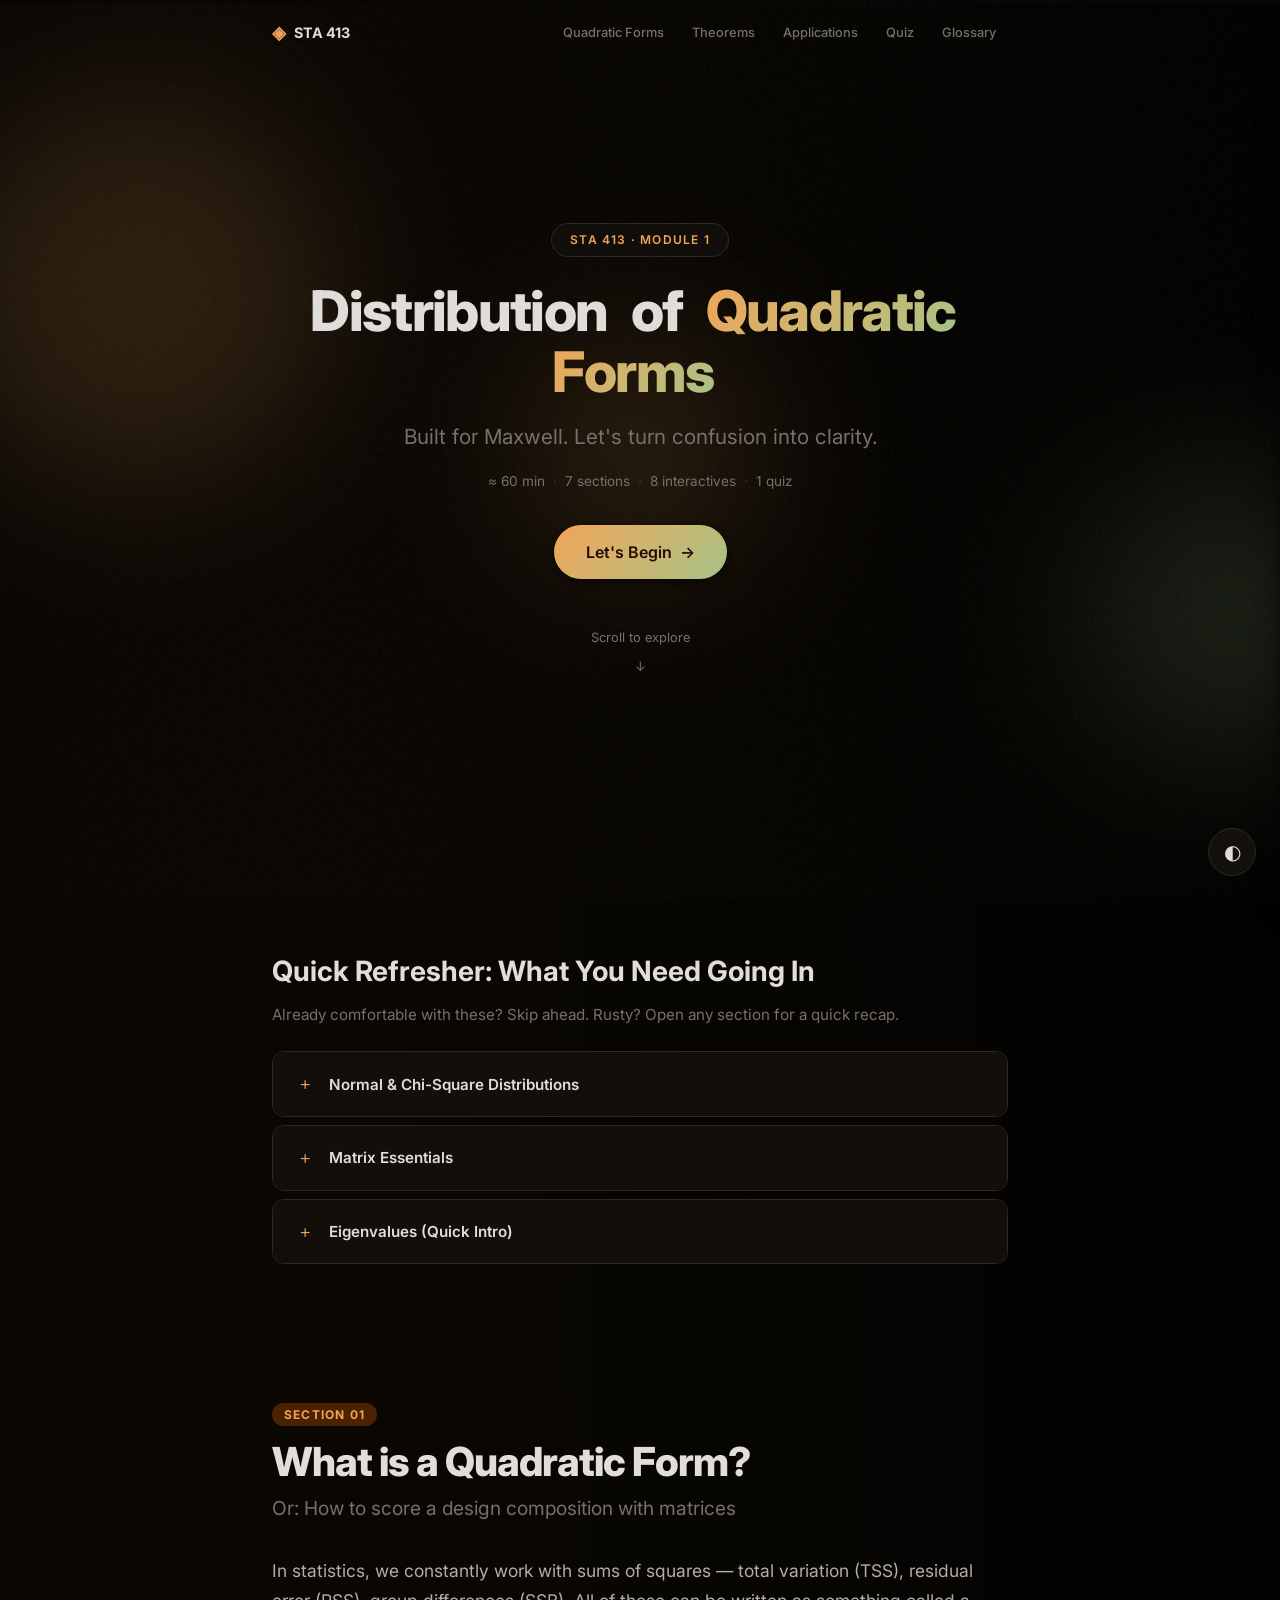
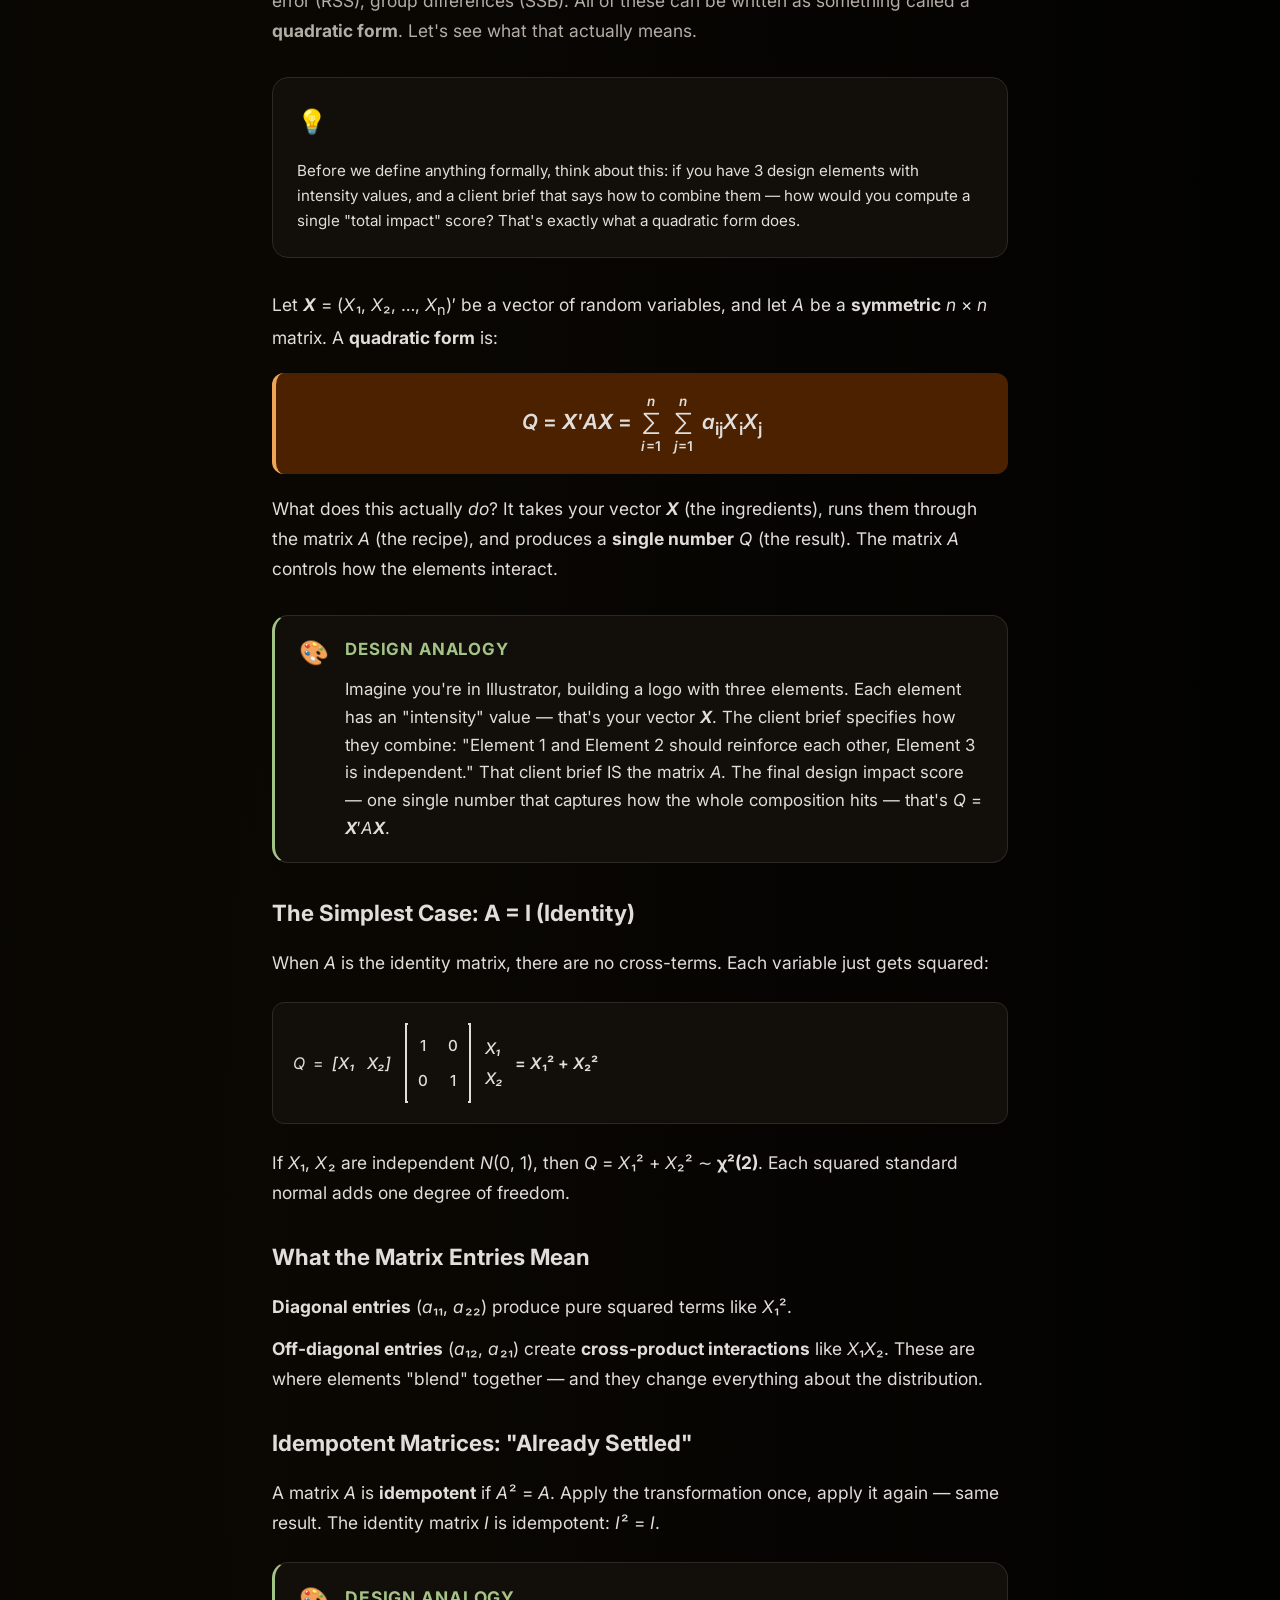
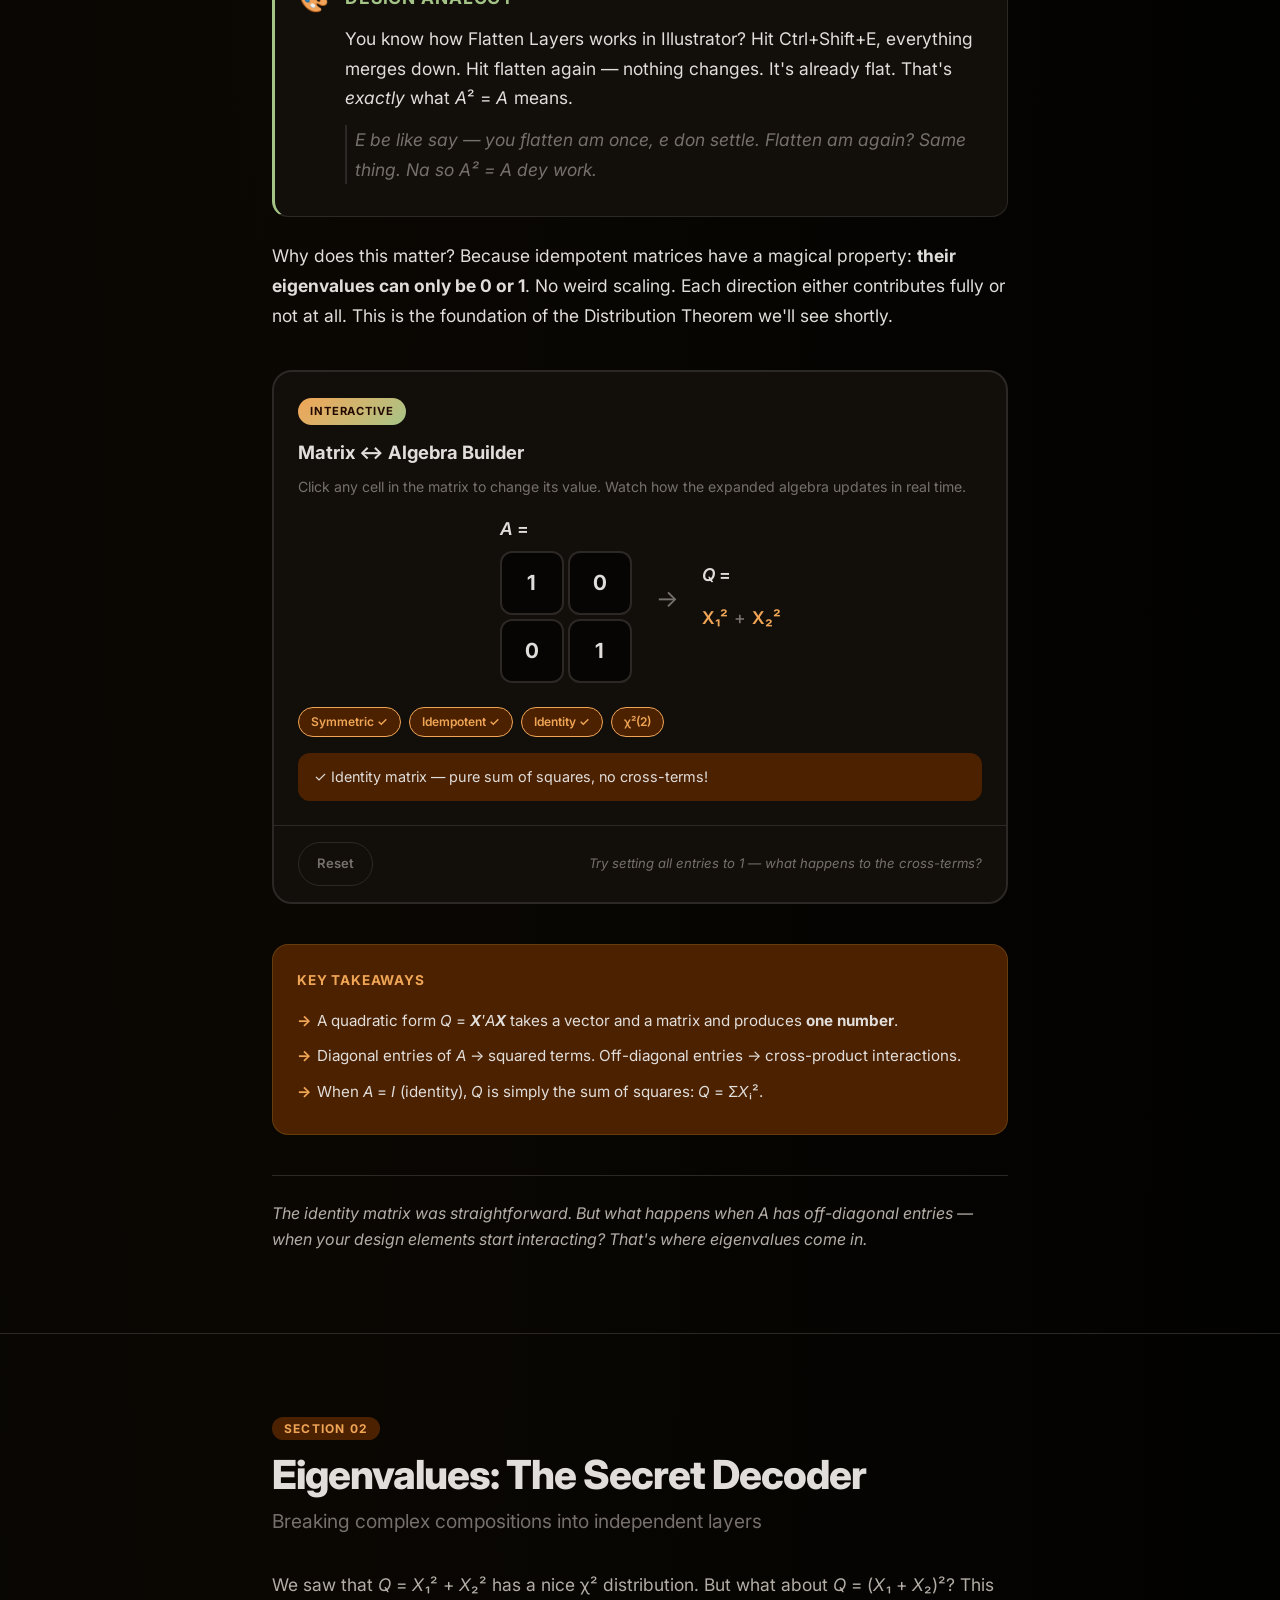
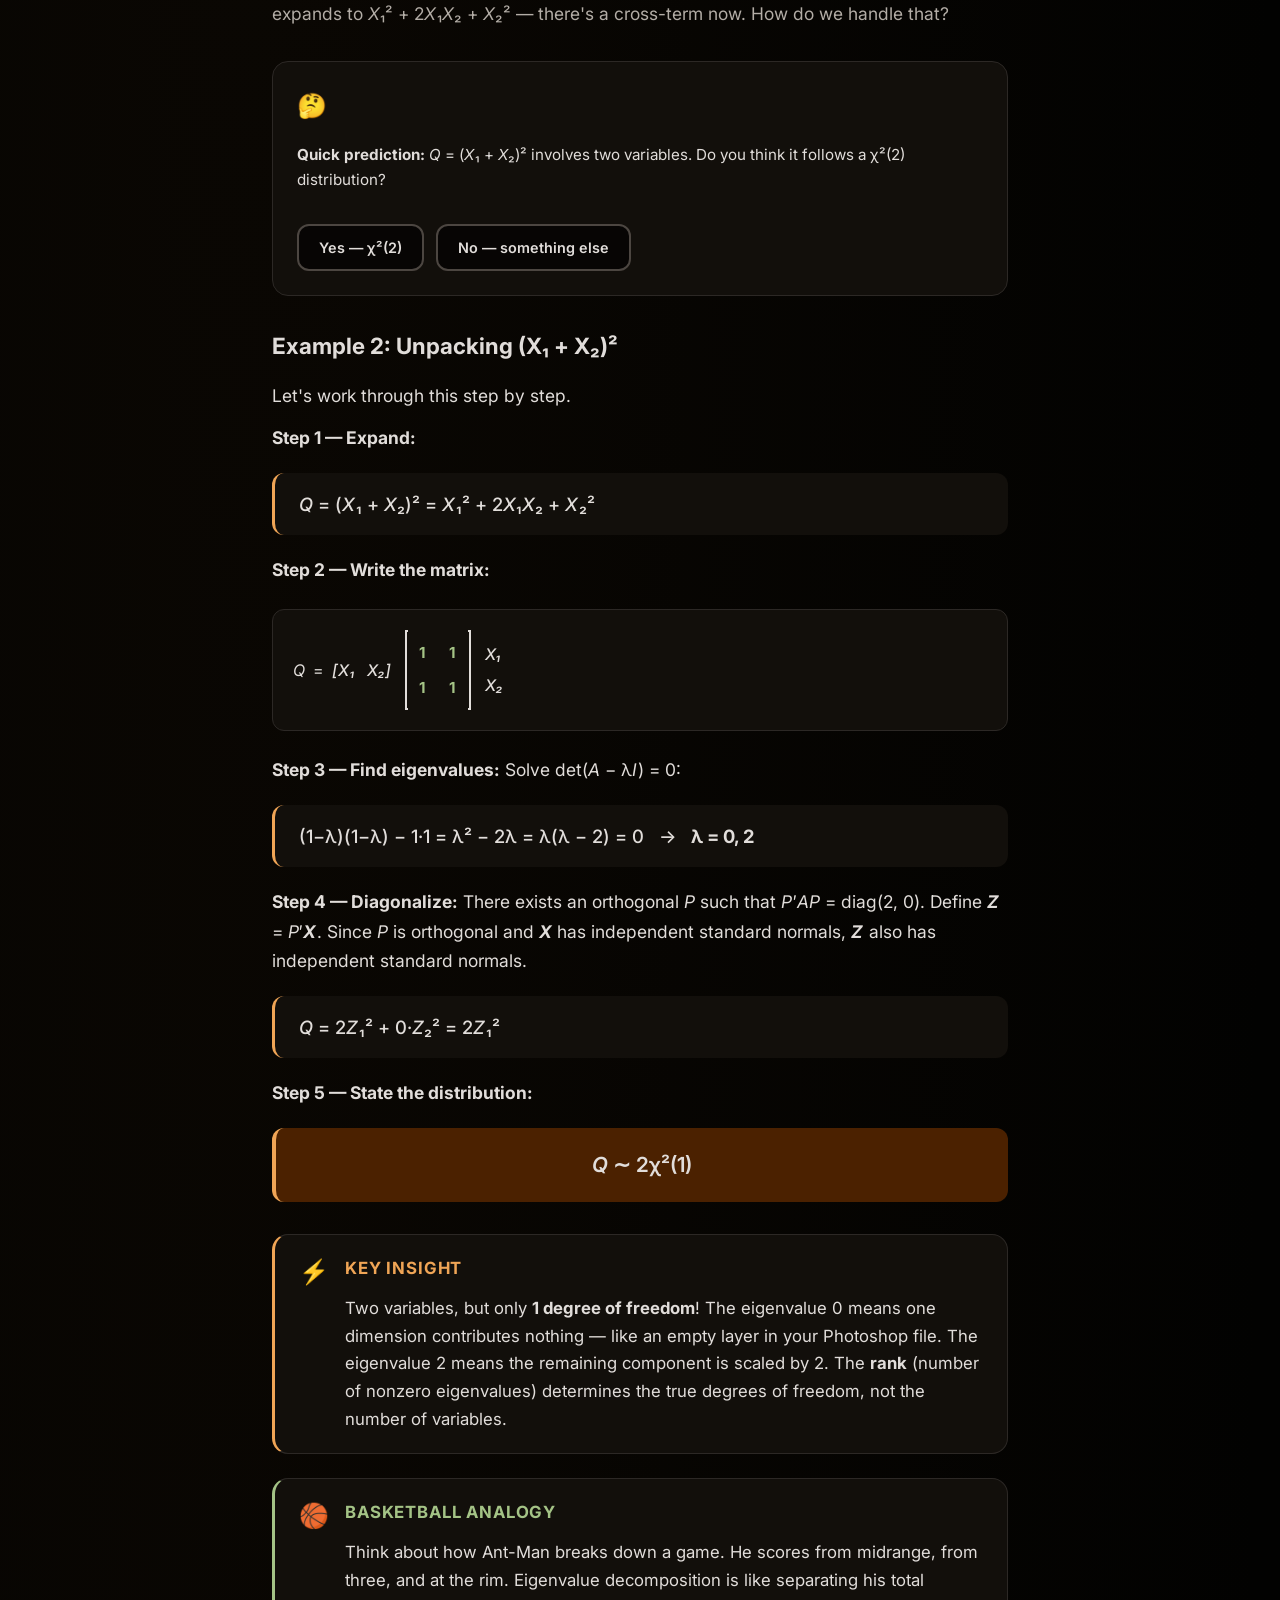
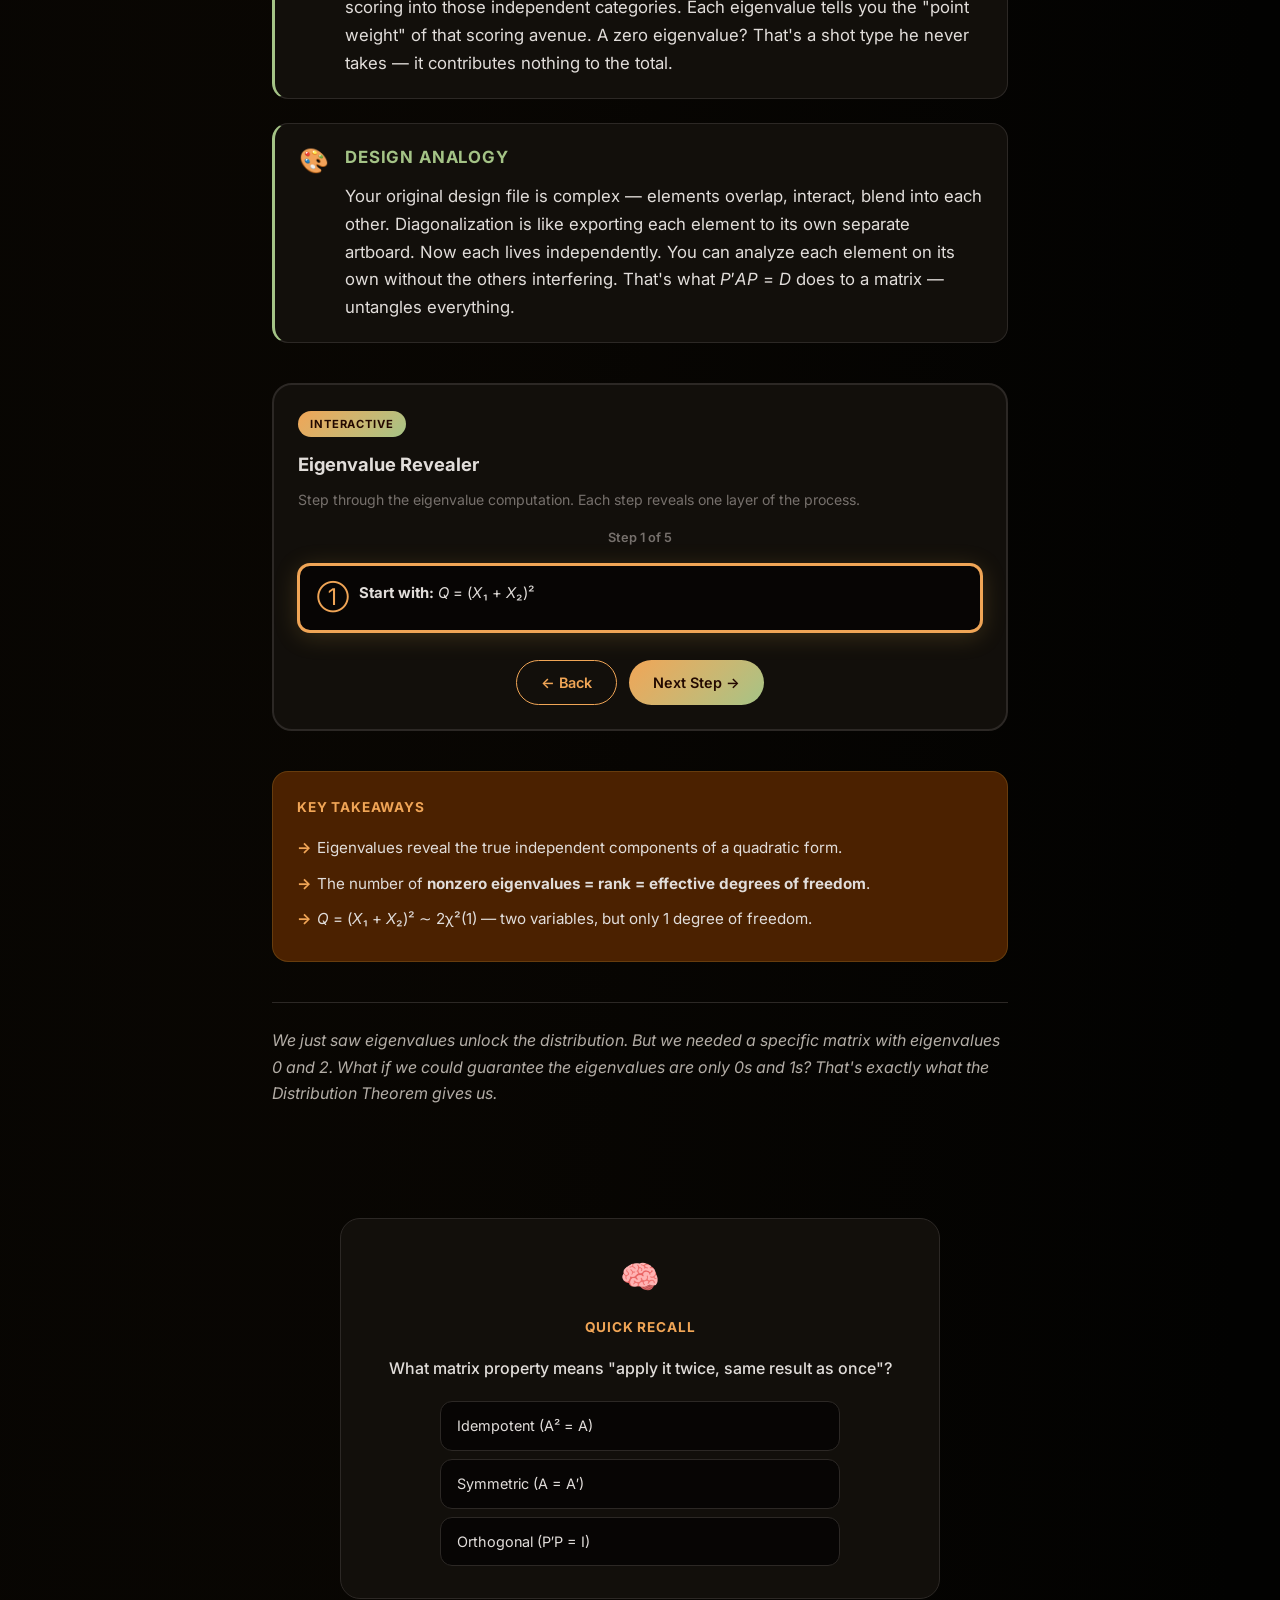
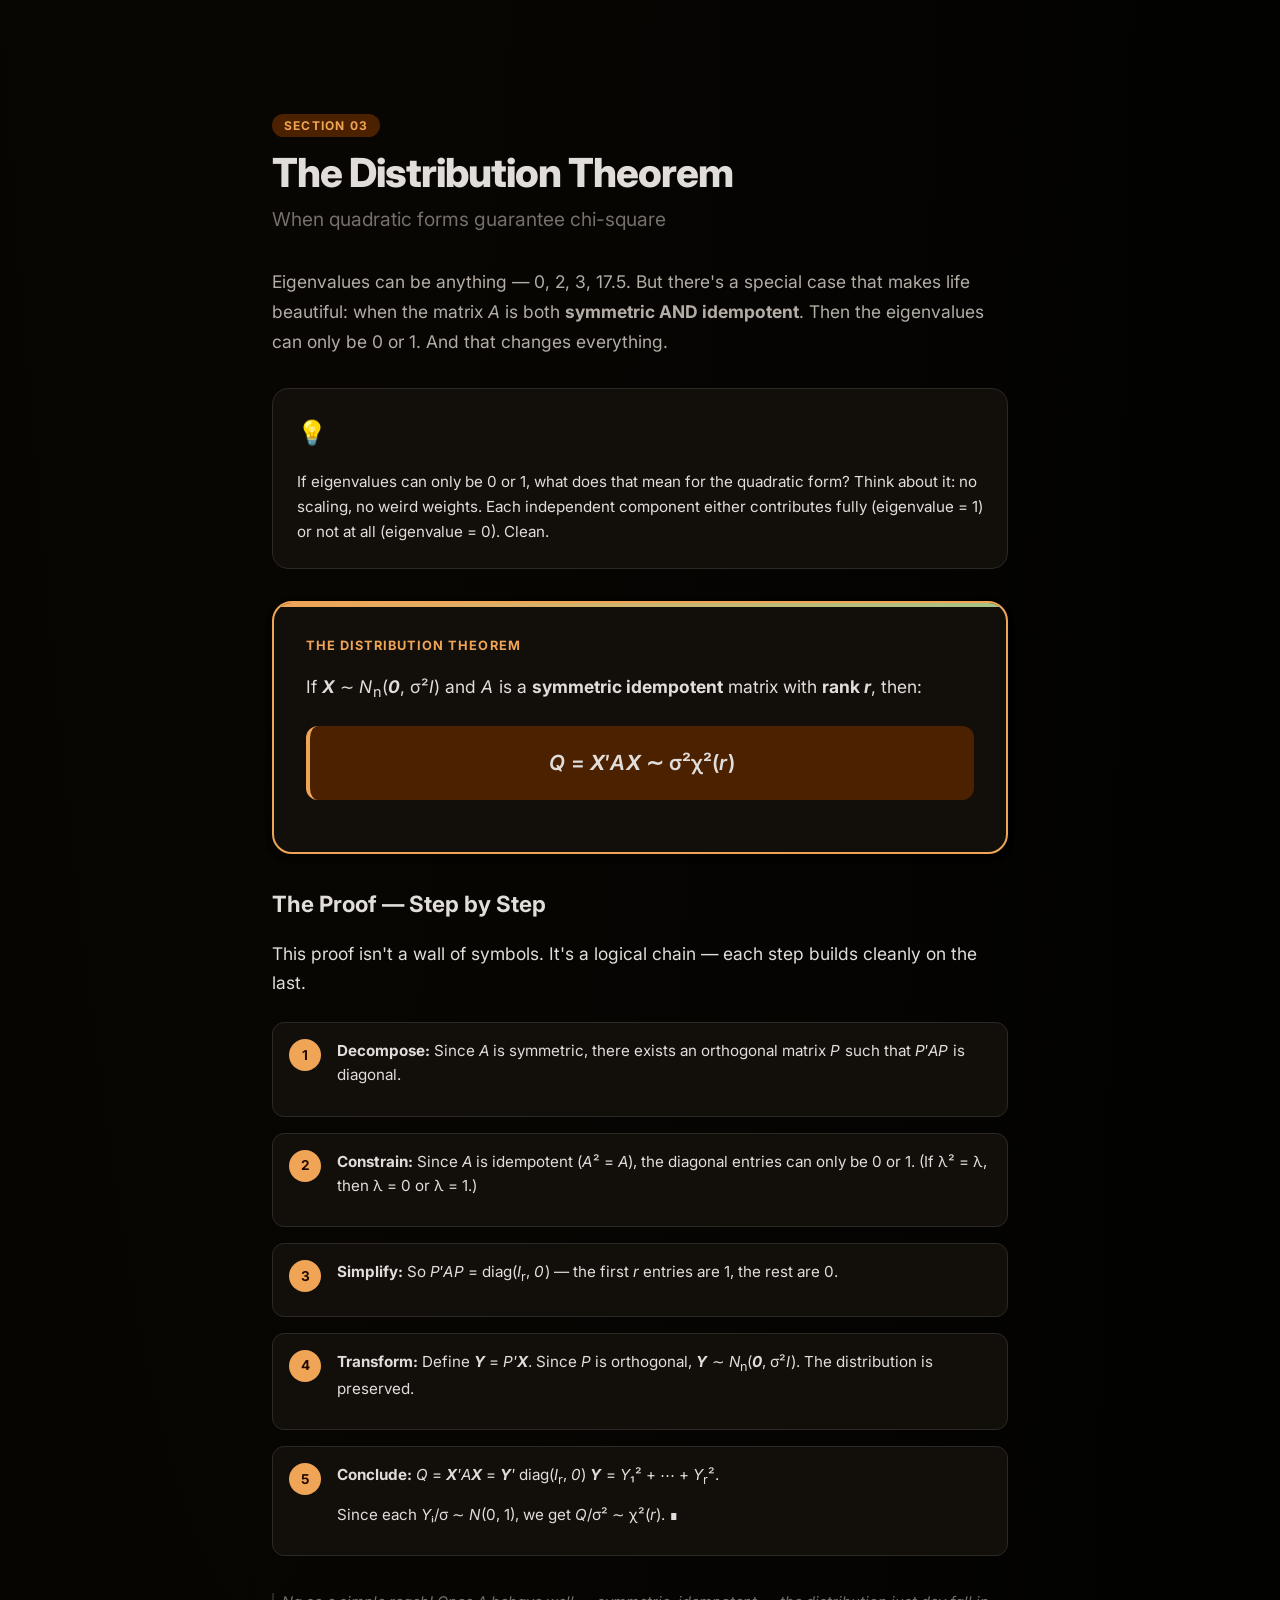
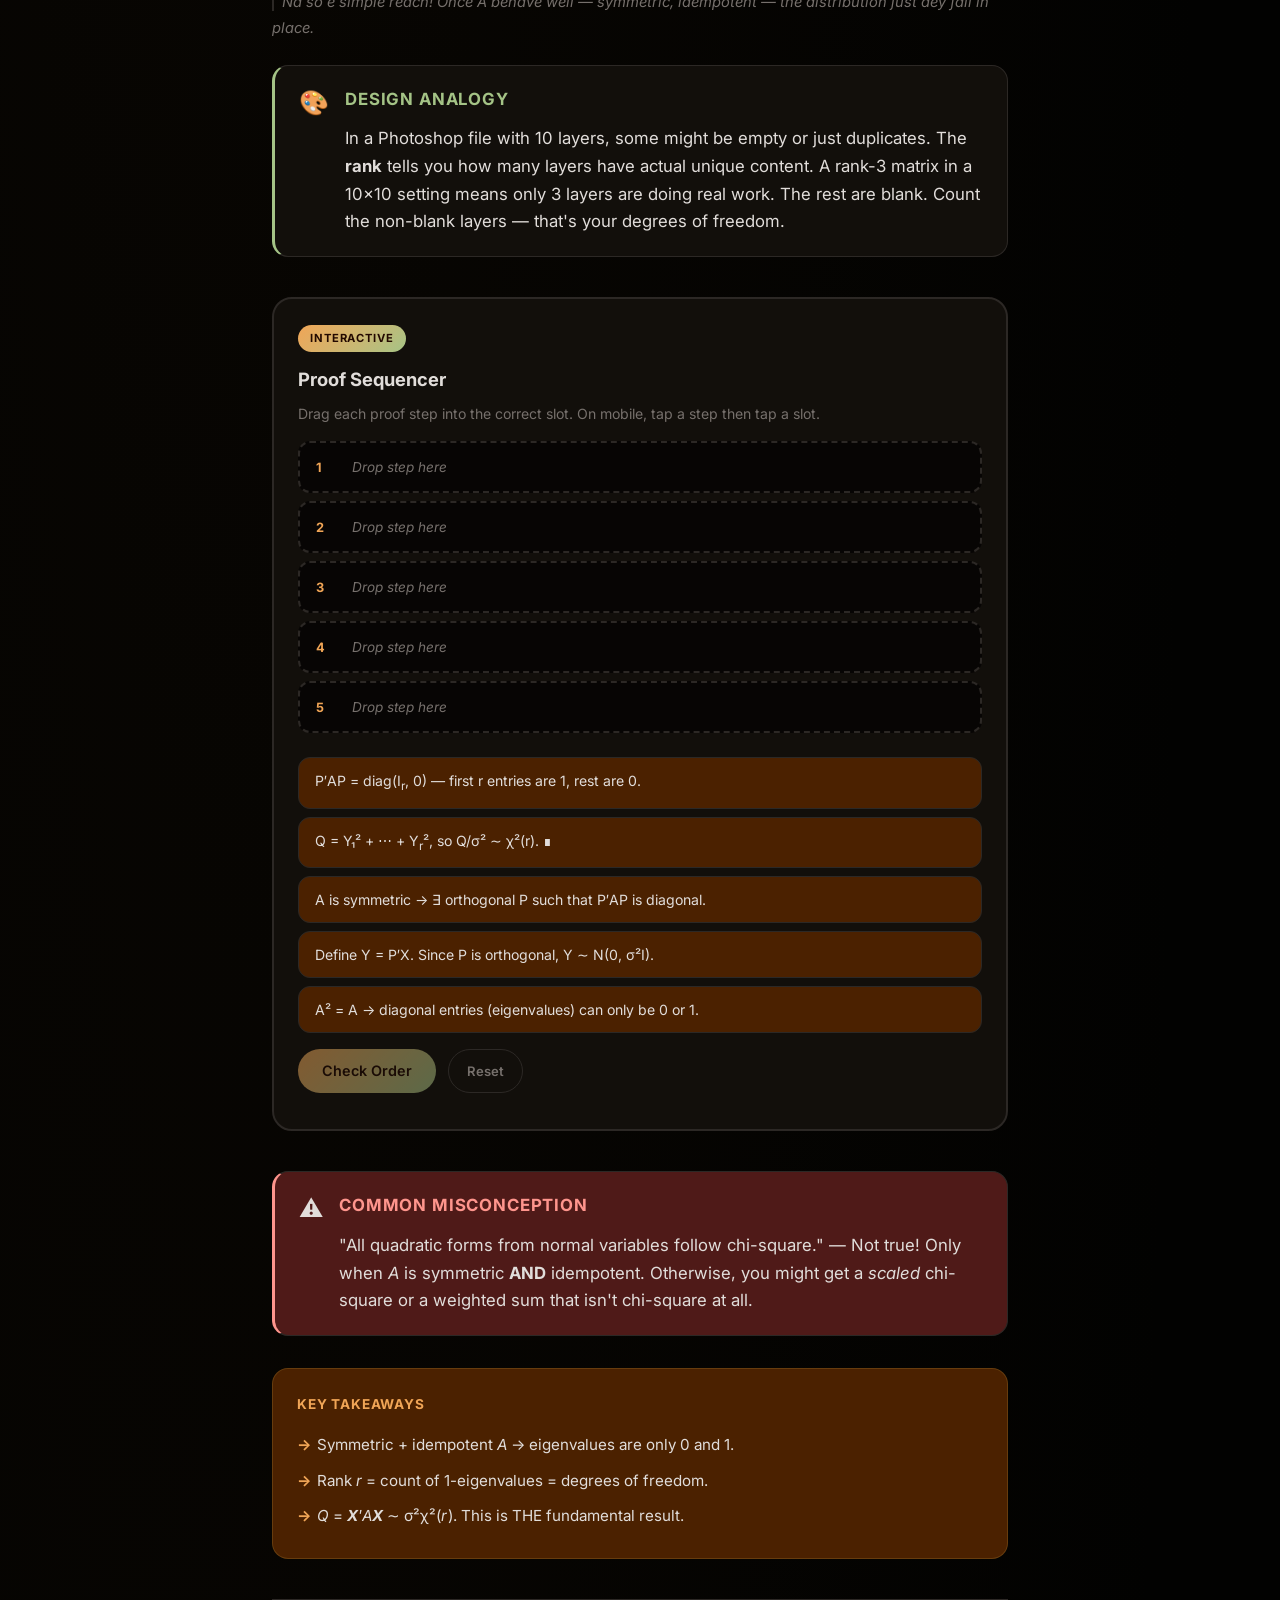
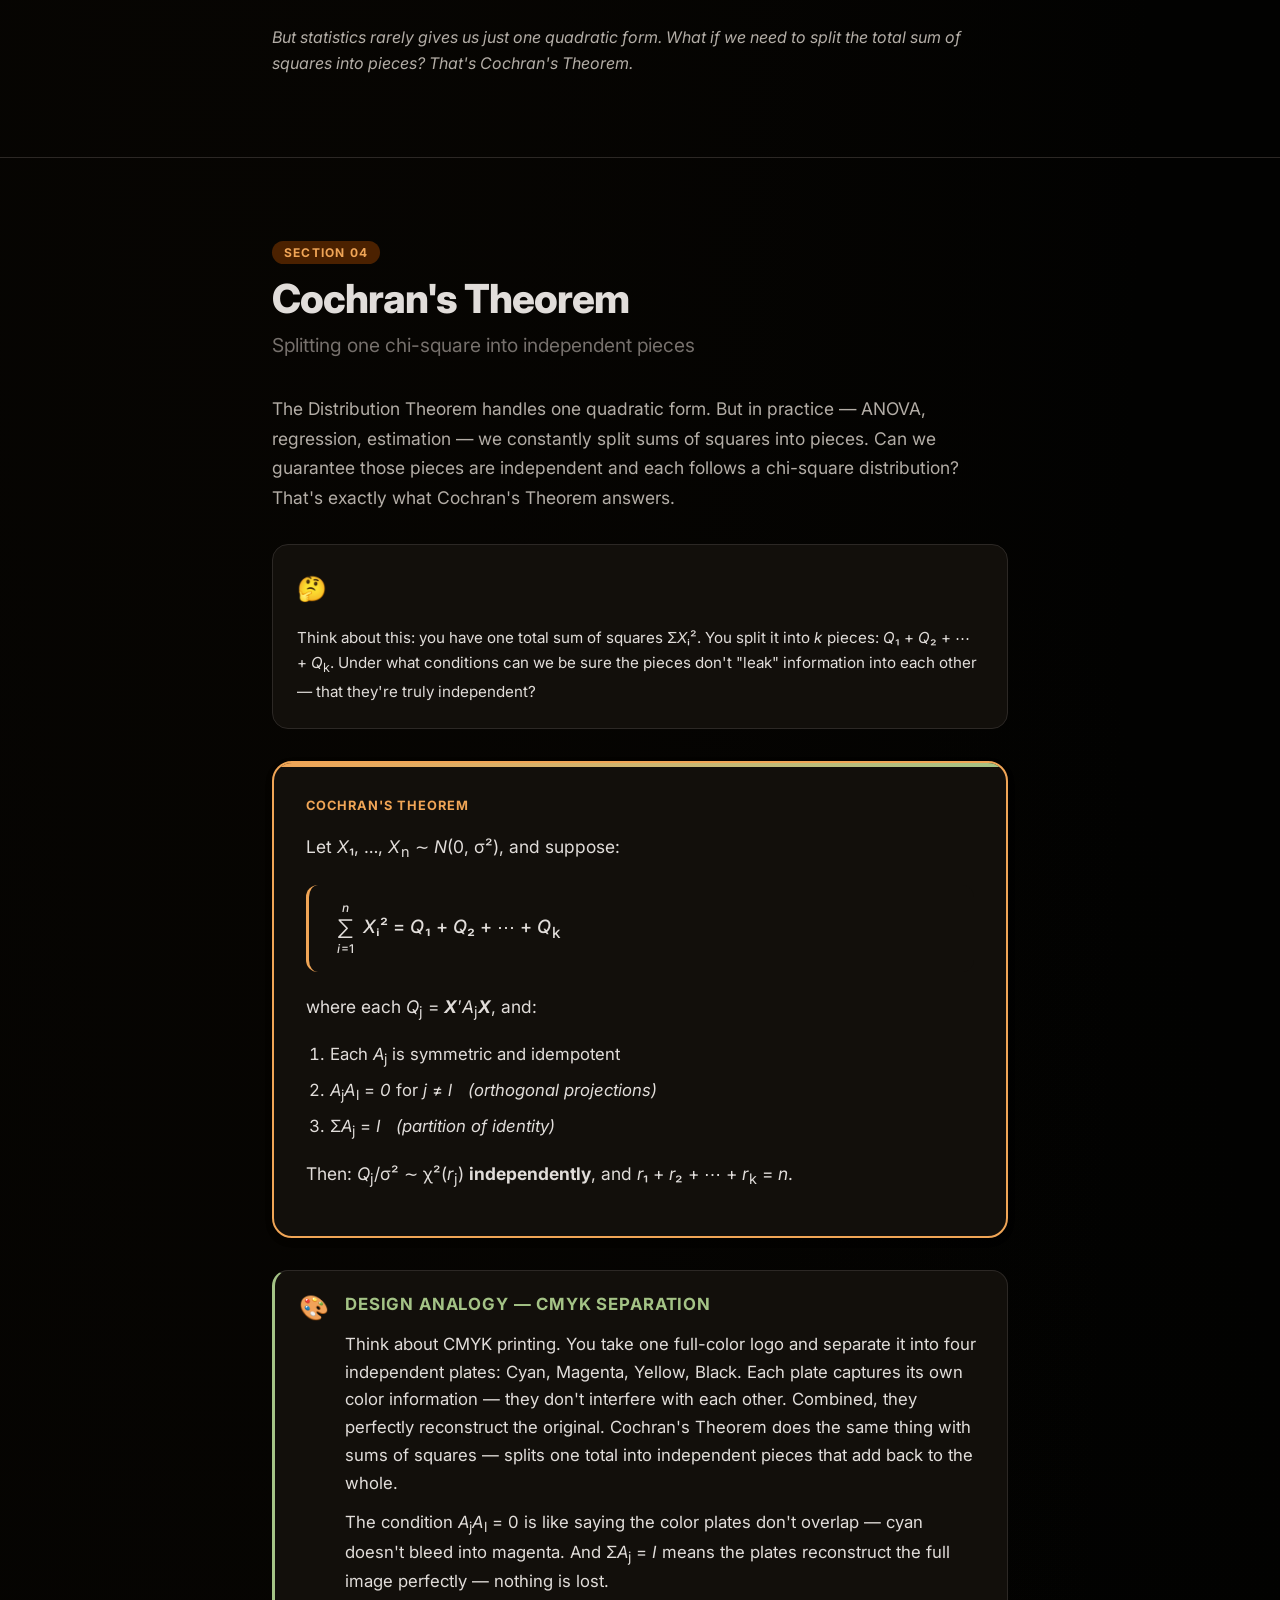
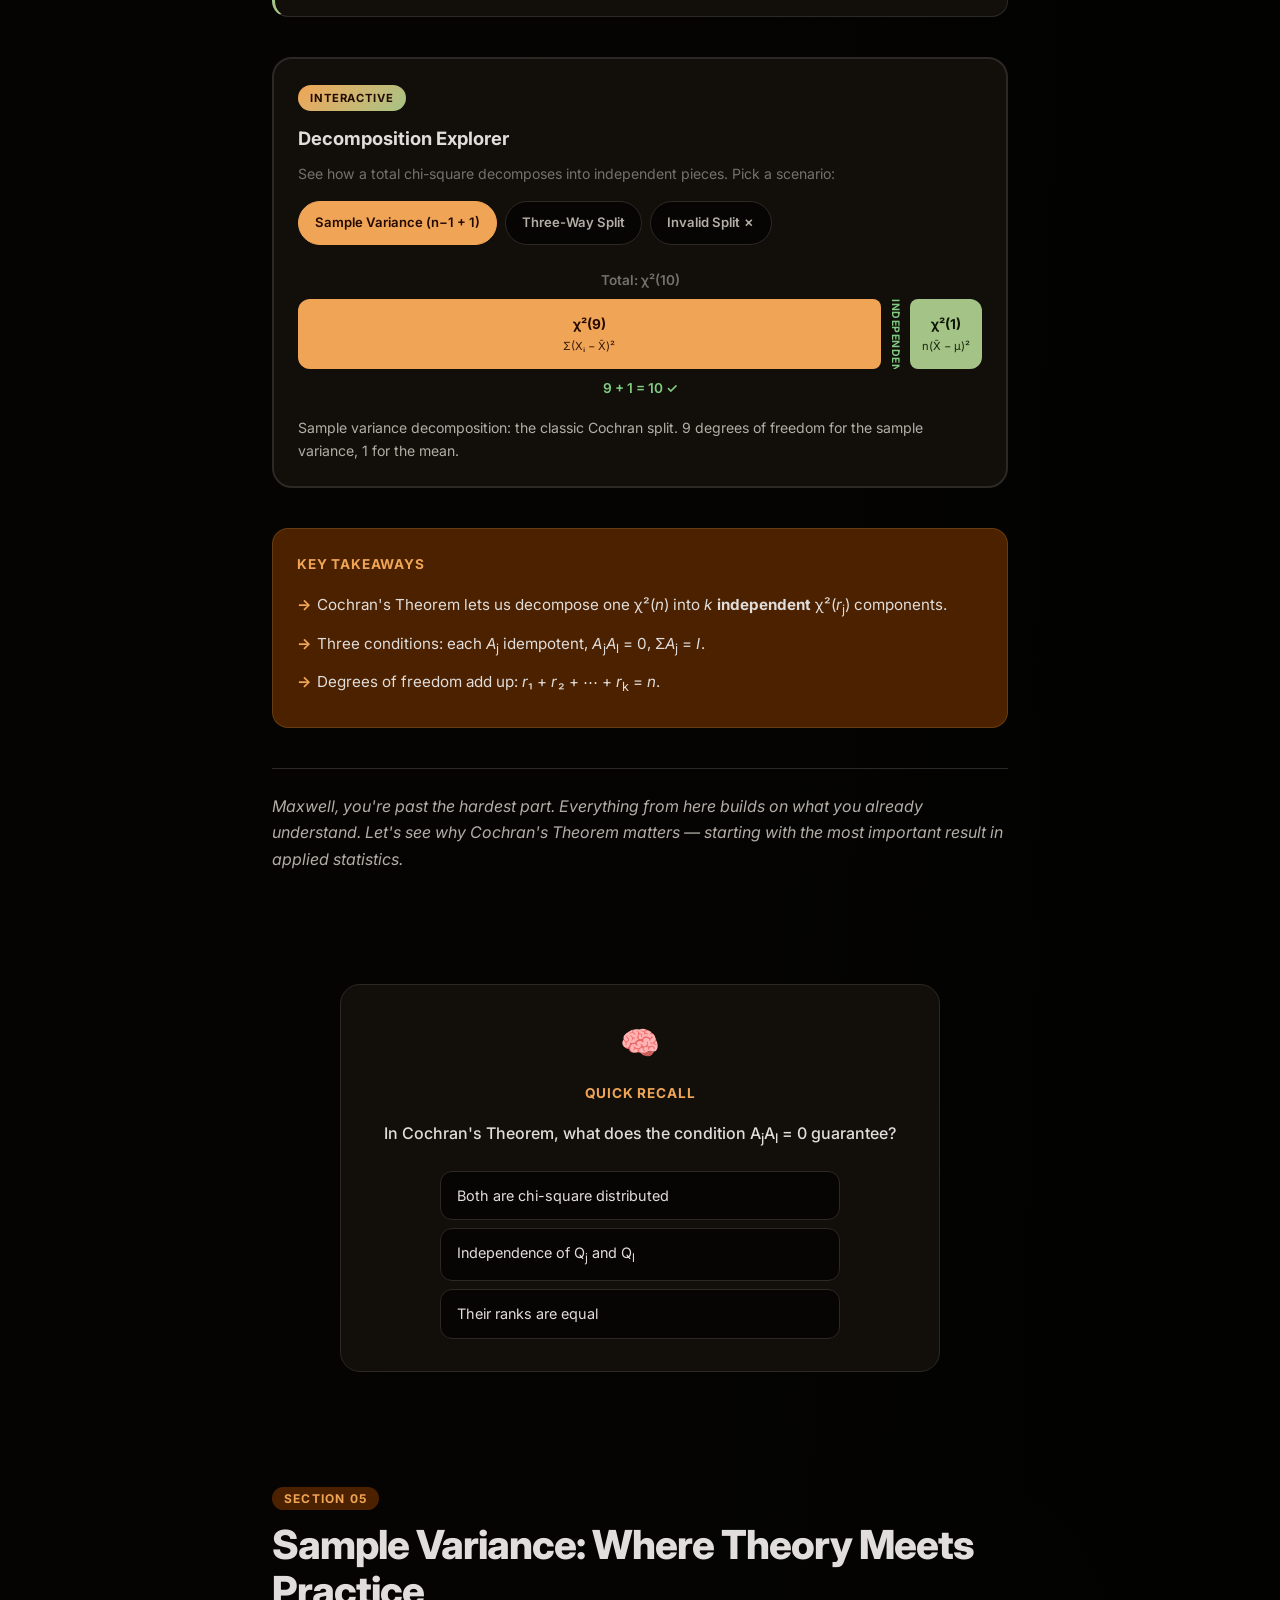
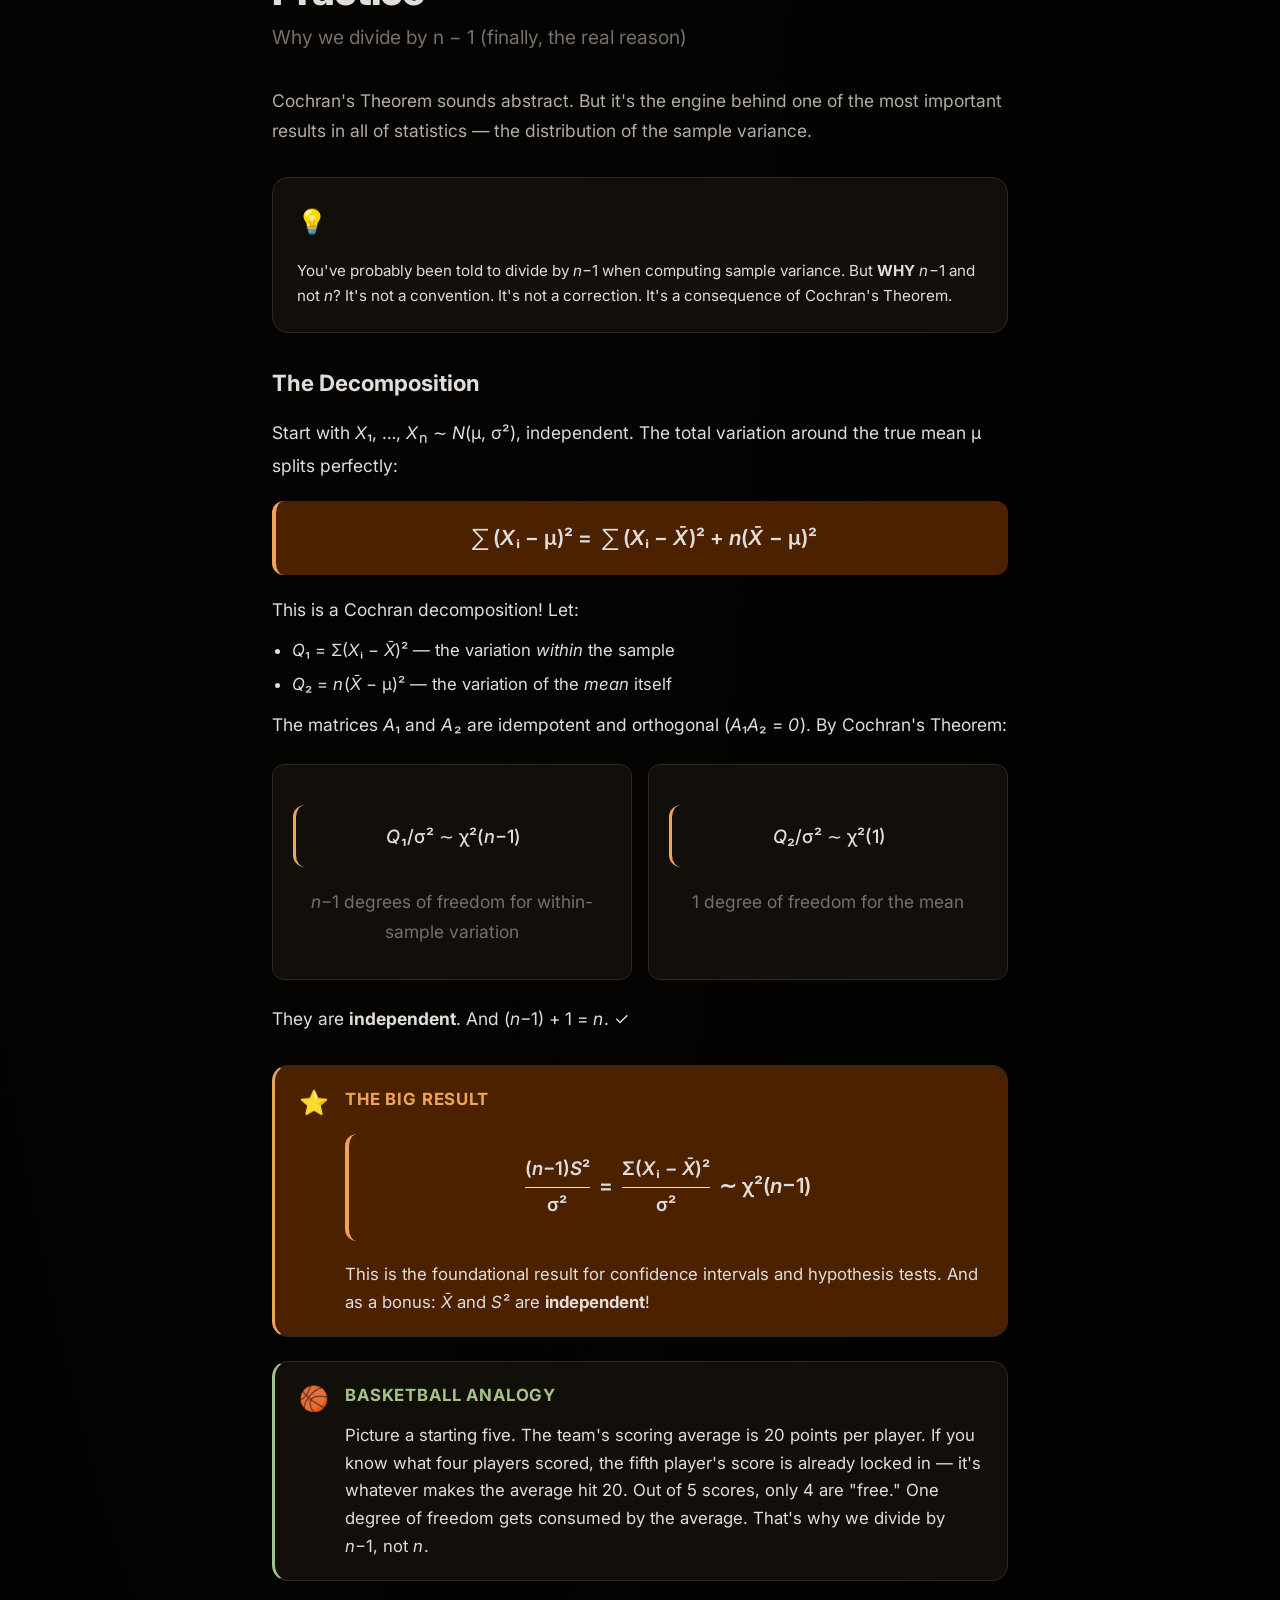
<file: lessons/KOALA-sta413/index.html>
<!doctype html>
<html lang="en">
  <head>
    <meta charset="UTF-8" />
    <meta name="viewport" content="width=device-width, initial-scale=1.0" />
    <title>Distribution of Quadratic Forms — STA 413 | Built for Maxwell</title>

    <!-- Anti-flash: apply dark mode before any paint -->
    <script>
      (function () {
        try {
          var t = localStorage.getItem("sabi-theme");
          if (t === "dark" || (!t && true)) {
            document.documentElement.classList.add("dark-mode");
          }
        } catch (e) {
          document.documentElement.classList.add("dark-mode");
        }
      })();
    </script>

    <!-- Google Fonts -->
    <link rel="preconnect" href="https://fonts.googleapis.com" />
    <link rel="preconnect" href="https://fonts.gstatic.com" crossorigin />
    <link
      href="https://fonts.googleapis.com/css2?family=Inter:wght@300;400;500;600;700;800&display=swap"
      rel="stylesheet"
    />

    <!-- Styles -->
    <link rel="stylesheet" href="styles.css" />
  </head>
  <body>
    <!-- ════════════════════════════════════════════════════
       NOSCRIPT FALLBACK
       ════════════════════════════════════════════════════ -->
    <noscript>
      <style>
        .reveal {
          opacity: 1 !important;
          transform: none !important;
          transition: none !important;
        }
        .quiz-section,
        .interactive-component,
        .checkpoint {
          display: block;
        }
        .glossary-overlay,
        .welcome-overlay,
        .confetti-container,
        .progress-bar,
        .dark-toggle {
          display: none;
        }
      </style>
    </noscript>

    <!-- Film Grain Overlay -->
    <div class="film-grain" aria-hidden="true"></div>

    <!-- Skip to Main -->
    <a href="#main-content" class="skip-link">Skip to main content</a>

    <!-- ════════════════════════════════════════════════════
       PROGRESS BAR
       ════════════════════════════════════════════════════ -->
    <div class="progress-bar" aria-hidden="true">
      <div class="progress-bar-fill" id="progressFill"></div>
    </div>

    <!-- ════════════════════════════════════════════════════
       NAVIGATION
       ════════════════════════════════════════════════════ -->
    <header>
      <nav class="nav" id="mainNav" aria-label="Main navigation">
        <div class="nav-inner container">
          <a href="#hero" class="nav-brand" aria-label="Back to top">
            <span class="nav-brand-icon">◈</span>
            <span class="nav-brand-text">STA 413</span>
          </a>
          <div class="nav-links" role="list">
            <a href="#section-1" class="nav-link" role="listitem"
              >Quadratic Forms</a
            >
            <a href="#section-3" class="nav-link" role="listitem">Theorems</a>
            <a href="#section-5" class="nav-link" role="listitem"
              >Applications</a
            >
            <a href="#quiz-section" class="nav-link" role="listitem">Quiz</a>
            <button
              class="nav-link glossary-trigger"
              id="glossaryOpen"
              aria-label="Open glossary"
              role="listitem"
            >
              Glossary
            </button>
          </div>
        </div>
      </nav>
    </header>

    <!-- ════════════════════════════════════════════════════
       MAIN CONTENT
       ════════════════════════════════════════════════════ -->
    <main id="main-content">
      <!-- ──────────────────────────────────────────────────
         HERO SECTION
         ────────────────────────────────────────────────── -->
      <section class="hero" id="hero" aria-label="Introduction">
        <div class="hero-orbs" aria-hidden="true">
          <div class="orb orb-1"></div>
          <div class="orb orb-2"></div>
          <div class="orb orb-3"></div>
        </div>
        <div class="hero-content container">
          <span class="hero-badge reveal">STA 413 · Module 1</span>
          <h1 class="hero-title reveal">
            <span class="title-word">Distribution</span>
            <span class="title-word">of</span>
            <span class="title-word accent-text">Quadratic</span>
            <span class="title-word accent-text">Forms</span>
          </h1>
          <p class="hero-subtitle reveal">
            Built for Maxwell. Let's turn confusion into clarity.
          </p>
          <div class="hero-meta reveal">
            <span class="meta-item">≈ 60 min</span>
            <span class="meta-divider">·</span>
            <span class="meta-item">7 sections</span>
            <span class="meta-divider">·</span>
            <span class="meta-item">8 interactives</span>
            <span class="meta-divider">·</span>
            <span class="meta-item">1 quiz</span>
          </div>
          <a
            href="#section-1"
            class="hero-cta reveal"
            aria-label="Start learning"
          >
            Let's Begin
            <span class="cta-arrow" aria-hidden="true">→</span>
          </a>
          <div class="scroll-hint reveal" aria-hidden="true">
            <span class="scroll-hint-text">Scroll to explore</span>
            <span class="scroll-hint-icon">↓</span>
          </div>
        </div>
      </section>

      <!-- ──────────────────────────────────────────────────
         PREREQUISITES (Collapsible)
         ────────────────────────────────────────────────── -->
      <section class="prereqs-section" id="prereqs" aria-label="Prerequisites">
        <div class="container">
          <div class="prereqs-header reveal">
            <h2>Quick Refresher: What You Need Going In</h2>
            <p>
              Already comfortable with these? Skip ahead. Rusty? Open any
              section for a quick recap.
            </p>
          </div>

          <!-- Prereq 1: Normal & Chi-Square -->
          <div class="accordion-item reveal">
            <button
              class="accordion-trigger"
              aria-expanded="false"
              aria-controls="prereq-1-content"
            >
              <span class="accordion-icon" aria-hidden="true">+</span>
              <span>Normal &amp; Chi-Square Distributions</span>
            </button>
            <div class="accordion-content" id="prereq-1-content" hidden>
              <p>
                If <span class="fm">Z</span> follows a standard normal
                distribution — written <span class="fm">Z</span> ∼
                <span class="fm">N</span>(0, 1) — then
                <span class="fm">Z</span>² follows a
                <strong>chi-square distribution with 1 degree of freedom</strong
                >: <span class="fm">Z</span>² ∼ χ²(1).
              </p>
              <p>
                If you have <span class="fm">k</span> independent standard
                normals and square them all, the sum follows χ²(<span class="fm"
                  >k</span
                >):
              </p>
              <div
                class="eq-block"
                role="math"
                aria-label="Z 1 squared plus Z 2 squared plus dot dot dot plus Z k squared follows chi-square with k degrees of freedom"
              >
                <span class="fm">Z</span>₁² + <span class="fm">Z</span>₂² + ⋯ +
                <span class="fm">Z</span><sub>k</sub>² ∼ χ²(<span class="fm"
                  >k</span
                >)
              </div>
              <div class="callout callout-key">
                <span class="callout-icon" aria-hidden="true">🔑</span>
                <p>
                  <strong>Key facts:</strong> If <span class="fm">W</span> ∼
                  χ²(<span class="fm">r</span>), then E(<span class="fm">W</span
                  >) = <span class="fm">r</span> and Var(<span class="fm"
                    >W</span
                  >) = 2<span class="fm">r</span>.
                </p>
              </div>
            </div>
          </div>

          <!-- Prereq 2: Matrix Essentials -->
          <div class="accordion-item reveal">
            <button
              class="accordion-trigger"
              aria-expanded="false"
              aria-controls="prereq-2-content"
            >
              <span class="accordion-icon" aria-hidden="true">+</span>
              <span>Matrix Essentials</span>
            </button>
            <div class="accordion-content" id="prereq-2-content" hidden>
              <p>
                A <strong>symmetric matrix</strong> equals its own transpose:
                <span class="fm">A</span> = <span class="fm">A</span>′. The
                entries mirror across the diagonal.
              </p>
              <p>
                The <strong>identity matrix</strong>
                <span class="fm">I</span> has 1s on the diagonal and 0s
                everywhere else. Multiplying by
                <span class="fm">I</span> changes nothing — like multiplying a
                number by 1.
              </p>
              <div class="matrix-display">
                <span class="fm">I</span>₂ =
                <div
                  class="matrix m2x2"
                  aria-label="2 by 2 identity matrix: 1, 0, 0, 1"
                >
                  <div class="matrix-cell">1</div>
                  <div class="matrix-cell">0</div>
                  <div class="matrix-cell">0</div>
                  <div class="matrix-cell">1</div>
                </div>
                <span class="matrix-spacer"></span>
                <span class="fm">I</span>₃ =
                <div class="matrix m3x3" aria-label="3 by 3 identity matrix">
                  <div class="matrix-cell">1</div>
                  <div class="matrix-cell">0</div>
                  <div class="matrix-cell">0</div>
                  <div class="matrix-cell">0</div>
                  <div class="matrix-cell">1</div>
                  <div class="matrix-cell">0</div>
                  <div class="matrix-cell">0</div>
                  <div class="matrix-cell">0</div>
                  <div class="matrix-cell">1</div>
                </div>
              </div>
              <p>
                The <strong>transpose</strong> of a vector flips it from a
                column to a row (or vice versa). If
                <span class="fm vec">X</span> = (<span class="fm">X</span>₁,
                <span class="fm">X</span>₂)′ is a column vector, then
                <span class="fm vec">X</span>′ = [<span class="fm">X</span>₁
                &nbsp; <span class="fm">X</span>₂] is a row vector.
              </p>
            </div>
          </div>

          <!-- Prereq 3: Eigenvalues -->
          <div class="accordion-item reveal">
            <button
              class="accordion-trigger"
              aria-expanded="false"
              aria-controls="prereq-3-content"
            >
              <span class="accordion-icon" aria-hidden="true">+</span>
              <span>Eigenvalues (Quick Intro)</span>
            </button>
            <div class="accordion-content" id="prereq-3-content" hidden>
              <p>
                An <strong>eigenvalue</strong> λ of a matrix
                <span class="fm">A</span> is a number that satisfies:
                <span class="fm">A</span><span class="fm vec">v</span> = λ<span
                  class="fm vec"
                  >v</span
                >
                for some non-zero vector <span class="fm vec">v</span>. It tells
                you how much the matrix <em>scales</em> things in a particular
                direction.
              </p>
              <p>
                <strong>How to find eigenvalues (2×2):</strong> Solve det(<span
                  class="fm"
                  >A</span
                >
                − λ<span class="fm">I</span>) = 0.
              </p>
              <div class="callout callout-example">
                <span class="callout-icon" aria-hidden="true">📝</span>
                <div>
                  <p>
                    <strong>Example:</strong> For <span class="fm">A</span> =
                    <span class="inline-matrix"
                      >[<span>1, 1</span>; <span>1, 1</span>]</span
                    >:
                  </p>
                  <div
                    class="eq-block"
                    role="math"
                    aria-label="determinant of A minus lambda I equals lambda squared minus 2 lambda equals zero"
                  >
                    det(<span class="fm">A</span> − λ<span class="fm">I</span>)
                    = (1−λ)² − 1 = λ² − 2λ = 0
                  </div>
                  <p>So λ(λ − 2) = 0, giving eigenvalues λ = 0 and λ = 2.</p>
                </div>
              </div>
              <p>
                An <strong>orthogonal matrix</strong>
                <span class="fm">P</span> satisfies
                <span class="fm">P</span>′<span class="fm">P</span> =
                <span class="fm">I</span>. It rotates/reflects without
                stretching. Every symmetric matrix can be diagonalized using an
                orthogonal matrix.
              </p>
            </div>
          </div>
        </div>
      </section>

      <!-- ──────────────────────────────────────────────────
         SECTION 1: What is a Quadratic Form?
         ────────────────────────────────────────────────── -->
      <section
        class="content-section"
        id="section-1"
        aria-label="Section 1: Quadratic Forms"
      >
        <div class="container">
          <div class="section-label reveal"><span>Section 01</span></div>
          <h2 class="section-heading reveal">What is a Quadratic Form?</h2>
          <p class="section-subheading reveal">
            Or: How to score a design composition with matrices
          </p>

          <div class="bridge-text reveal">
            <p>
              In statistics, we constantly work with sums of squares — total
              variation (TSS), residual error (RSS), group differences (SSB).
              All of these can be written as something called a
              <strong>quadratic form</strong>. Let's see what that actually
              means.
            </p>
          </div>

          <!-- Engagement Hook -->
          <div class="engagement-hook reveal">
            <div class="hook-icon" aria-hidden="true">💡</div>
            <p>
              Before we define anything formally, think about this: if you have
              3 design elements with intensity values, and a client brief that
              says how to combine them — how would you compute a single "total
              impact" score? That's exactly what a quadratic form does.
            </p>
          </div>

          <!-- Core Explanation -->
          <div class="explanation-block reveal">
            <p>
              Let <span class="fm vec">X</span> = (<span class="fm">X</span>₁,
              <span class="fm">X</span>₂, …, <span class="fm">X</span
              ><sub>n</sub>)′ be a vector of random variables, and let
              <span class="fm">A</span> be a <strong>symmetric</strong>
              <span class="fm">n</span> × <span class="fm">n</span> matrix. A
              <strong>quadratic form</strong> is:
            </p>
            <div
              class="eq-block eq-featured"
              role="math"
              aria-label="Q equals X transpose A X equals double sum of a i j X i X j"
            >
              <span class="fm">Q</span> = <span class="fm vec">X</span>′<span
                class="fm"
                >A</span
              ><span class="fm vec">X</span> =
              <span class="sigma-notation">
                <span class="sigma-upper"><span class="fm">n</span></span>
                <span class="sigma-symbol">Σ</span>
                <span class="sigma-lower"><span class="fm">i</span>=1</span>
              </span>
              <span class="sigma-notation">
                <span class="sigma-upper"><span class="fm">n</span></span>
                <span class="sigma-symbol">Σ</span>
                <span class="sigma-lower"><span class="fm">j</span>=1</span>
              </span>
              <span class="fm">a</span><sub>ij</sub><span class="fm">X</span
              ><sub>i</sub><span class="fm">X</span><sub>j</sub>
            </div>
            <p>
              What does this actually <em>do</em>? It takes your vector
              <span class="fm vec">X</span> (the ingredients), runs them through
              the matrix <span class="fm">A</span> (the recipe), and produces a
              <strong>single number</strong> <span class="fm">Q</span> (the
              result). The matrix <span class="fm">A</span> controls how the
              elements interact.
            </p>
          </div>

          <!-- Analogy: Graphic Design -->
          <div class="callout callout-analogy reveal">
            <span class="callout-icon" aria-hidden="true">🎨</span>
            <div>
              <p class="callout-label">Design Analogy</p>
              <p>
                Imagine you're in Illustrator, building a logo with three
                elements. Each element has an "intensity" value — that's your
                vector <span class="fm vec">X</span>. The client brief specifies
                how they combine: "Element 1 and Element 2 should reinforce each
                other, Element 3 is independent." That client brief IS the
                matrix <span class="fm">A</span>. The final design impact score
                — one single number that captures how the whole composition hits
                — that's <span class="fm">Q</span> =
                <span class="fm vec">X</span>′<span class="fm">A</span
                ><span class="fm vec">X</span>.
              </p>
            </div>
          </div>

          <!-- Simplest Example: A = I -->
          <div class="explanation-block reveal">
            <h3>The Simplest Case: A = I (Identity)</h3>
            <p>
              When <span class="fm">A</span> is the identity matrix, there are
              no cross-terms. Each variable just gets squared:
            </p>
            <div
              class="matrix-equation"
              role="math"
              aria-label="Q equals X1 squared plus X2 squared, using identity matrix"
            >
              <span class="fm">Q</span> =
              <div class="matrix-row-display">
                [<span class="fm">X</span>₁ &nbsp; <span class="fm">X</span>₂]
              </div>
              <div class="matrix m2x2" aria-label="2 by 2 identity matrix">
                <div class="matrix-cell">1</div>
                <div class="matrix-cell">0</div>
                <div class="matrix-cell">0</div>
                <div class="matrix-cell">1</div>
              </div>
              <div class="matrix-col-display">
                <div><span class="fm">X</span>₁</div>
                <div><span class="fm">X</span>₂</div>
              </div>
              <span class="eq-result"
                >= <span class="fm">X</span>₁² +
                <span class="fm">X</span>₂²</span
              >
            </div>
            <p>
              If <span class="fm">X</span>₁, <span class="fm">X</span>₂ are
              independent <span class="fm">N</span>(0, 1), then
              <span class="fm">Q</span> = <span class="fm">X</span>₁² +
              <span class="fm">X</span>₂² ∼ <strong>χ²(2)</strong>. Each squared
              standard normal adds one degree of freedom.
            </p>
          </div>

          <!-- Cross-terms teaser -->
          <div class="explanation-block reveal">
            <h3>What the Matrix Entries Mean</h3>
            <p>
              <strong>Diagonal entries</strong> (<span class="fm">a</span>₁₁,
              <span class="fm">a</span>₂₂) produce pure squared terms like
              <span class="fm">X</span>₁².
            </p>
            <p>
              <strong>Off-diagonal entries</strong> (<span class="fm">a</span
              >₁₂, <span class="fm">a</span>₂₁) create
              <strong>cross-product interactions</strong> like
              <span class="fm">X</span>₁<span class="fm">X</span>₂. These are
              where elements "blend" together — and they change everything about
              the distribution.
            </p>
          </div>

          <!-- Idempotent intro -->
          <div class="explanation-block reveal">
            <h3>Idempotent Matrices: "Already Settled"</h3>
            <p>
              A matrix <span class="fm">A</span> is
              <strong>idempotent</strong> if <span class="fm">A</span>² =
              <span class="fm">A</span>. Apply the transformation once, apply it
              again — same result. The identity matrix
              <span class="fm">I</span> is idempotent:
              <span class="fm">I</span>² = <span class="fm">I</span>.
            </p>
            <div class="callout callout-analogy reveal">
              <span class="callout-icon" aria-hidden="true">🎨</span>
              <div>
                <p class="callout-label">Design Analogy</p>
                <p>
                  You know how Flatten Layers works in Illustrator? Hit
                  Ctrl+Shift+E, everything merges down. Hit flatten again —
                  nothing changes. It's already flat. That's
                  <em>exactly</em> what <span class="fm">A</span>² =
                  <span class="fm">A</span> means.
                </p>
                <p class="pidgin-aside">
                  <em
                    >E be like say — you flatten am once, e don settle. Flatten
                    am again? Same thing. Na so A² = A dey work.</em
                  >
                </p>
              </div>
            </div>
            <p>
              Why does this matter? Because idempotent matrices have a magical
              property: <strong>their eigenvalues can only be 0 or 1</strong>.
              No weird scaling. Each direction either contributes fully or not
              at all. This is the foundation of the Distribution Theorem we'll
              see shortly.
            </p>
          </div>

          <!-- INTERACTIVE COMPONENT 1: Matrix ↔ Algebra Builder -->
          <div
            class="interactive-component reveal"
            id="interactive-1"
            data-component="matrix-builder"
          >
            <div class="interactive-header">
              <span class="interactive-badge">Interactive</span>
              <h3>Matrix ↔ Algebra Builder</h3>
              <p>
                Click any cell in the matrix to change its value. Watch how the
                expanded algebra updates in real time.
              </p>
            </div>
            <div class="interactive-body">
              <div class="matrix-builder-layout">
                <div class="builder-matrix-area">
                  <p class="builder-label"><span class="fm">A</span> =</p>
                  <div
                    class="builder-matrix"
                    role="grid"
                    aria-label="Editable 2 by 2 matrix"
                  >
                    <button
                      class="builder-cell"
                      role="gridcell"
                      data-row="0"
                      data-col="0"
                      aria-label="Row 1, Column 1. Value: 1"
                    >
                      1
                    </button>
                    <button
                      class="builder-cell"
                      role="gridcell"
                      data-row="0"
                      data-col="1"
                      aria-label="Row 1, Column 2. Value: 0"
                    >
                      0
                    </button>
                    <button
                      class="builder-cell"
                      role="gridcell"
                      data-row="1"
                      data-col="0"
                      aria-label="Row 2, Column 1. Value: 0"
                    >
                      0
                    </button>
                    <button
                      class="builder-cell"
                      role="gridcell"
                      data-row="1"
                      data-col="1"
                      aria-label="Row 2, Column 2. Value: 1"
                    >
                      1
                    </button>
                  </div>
                </div>
                <div class="builder-arrow" aria-hidden="true">→</div>
                <div class="builder-algebra-area">
                  <p class="builder-label"><span class="fm">Q</span> =</p>
                  <div
                    class="builder-expansion"
                    id="builderExpansion"
                    aria-live="polite"
                  >
                    <span class="term term-diagonal"
                      ><span class="fm">X</span>₁²</span
                    >
                    <span class="term-op">+</span>
                    <span class="term term-diagonal"
                      ><span class="fm">X</span>₂²</span
                    >
                  </div>
                </div>
              </div>
              <div
                class="builder-properties"
                id="builderProperties"
                aria-live="polite"
              >
                <span class="prop-badge prop-active" data-prop="symmetric"
                  >Symmetric ✓</span
                >
                <span class="prop-badge prop-active" data-prop="idempotent"
                  >Idempotent ✓</span
                >
                <span class="prop-badge" data-prop="identity">Identity ✓</span>
                <span class="prop-badge prop-active" data-prop="distribution"
                  >χ²(2)</span
                >
              </div>
              <div
                class="builder-feedback"
                id="builderFeedback"
                aria-live="polite"
              ></div>
            </div>
            <div class="interactive-footer">
              <button
                class="btn-reset"
                data-reset="matrix-builder"
                aria-label="Reset matrix to identity"
              >
                Reset
              </button>
              <span class="interactive-hint"
                >Try setting all entries to 1 — what happens to the
                cross-terms?</span
              >
            </div>
          </div>

          <!-- Key Takeaways -->
          <div class="takeaway-box reveal">
            <h4 class="takeaway-title">Key Takeaways</h4>
            <ul class="takeaway-list">
              <li>
                A quadratic form <span class="fm">Q</span> =
                <span class="fm vec">X</span>′<span class="fm">A</span
                ><span class="fm vec">X</span> takes a vector and a matrix and
                produces <strong>one number</strong>.
              </li>
              <li>
                Diagonal entries of <span class="fm">A</span> → squared terms.
                Off-diagonal entries → cross-product interactions.
              </li>
              <li>
                When <span class="fm">A</span> =
                <span class="fm">I</span> (identity),
                <span class="fm">Q</span> is simply the sum of squares:
                <span class="fm">Q</span> = Σ<span class="fm">X</span>ᵢ².
              </li>
            </ul>
          </div>

          <p class="bridge-out reveal">
            The identity matrix was straightforward. But what happens when
            <span class="fm">A</span> has off-diagonal entries — when your
            design elements start interacting? That's where eigenvalues come in.
          </p>
        </div>
      </section>

      <!-- ──────────────────────────────────────────────────
         SECTION 2: Eigenvalues Unlock Everything
         ────────────────────────────────────────────────── -->
      <section
        class="content-section"
        id="section-2"
        aria-label="Section 2: Eigenvalues"
      >
        <div class="container">
          <div class="section-label reveal"><span>Section 02</span></div>
          <h2 class="section-heading reveal">
            Eigenvalues: The Secret Decoder
          </h2>
          <p class="section-subheading reveal">
            Breaking complex compositions into independent layers
          </p>

          <div class="bridge-text reveal">
            <p>
              We saw that <span class="fm">Q</span> =
              <span class="fm">X</span>₁² + <span class="fm">X</span>₂² has a
              nice χ² distribution. But what about <span class="fm">Q</span> =
              (<span class="fm">X</span>₁ + <span class="fm">X</span>₂)²? This
              expands to <span class="fm">X</span>₁² + 2<span class="fm">X</span
              >₁<span class="fm">X</span>₂ + <span class="fm">X</span>₂² —
              there's a cross-term now. How do we handle that?
            </p>
          </div>

          <!-- Prediction Hook -->
          <div class="engagement-hook reveal" id="prediction-1">
            <div class="hook-icon" aria-hidden="true">🤔</div>
            <p>
              <strong>Quick prediction:</strong> <span class="fm">Q</span> =
              (<span class="fm">X</span>₁ + <span class="fm">X</span>₂)²
              involves two variables. Do you think it follows a χ²(2)
              distribution?
            </p>
            <div class="prediction-options">
              <button class="prediction-btn" data-prediction="yes">
                Yes — χ²(2)
              </button>
              <button class="prediction-btn" data-prediction="no">
                No — something else
              </button>
            </div>
            <div
              class="prediction-feedback"
              aria-live="polite"
              id="prediction1Feedback"
            ></div>
          </div>

          <!-- Core Explanation -->
          <div class="explanation-block reveal">
            <h3>Example 2: Unpacking (X₁ + X₂)²</h3>
            <p>Let's work through this step by step.</p>

            <p><strong>Step 1 — Expand:</strong></p>
            <div
              class="eq-block"
              role="math"
              aria-label="Q equals X1 squared plus 2 X1 X2 plus X2 squared"
            >
              <span class="fm">Q</span> = (<span class="fm">X</span>₁ +
              <span class="fm">X</span>₂)² = <span class="fm">X</span>₁² +
              2<span class="fm">X</span>₁<span class="fm">X</span>₂ +
              <span class="fm">X</span>₂²
            </div>

            <p><strong>Step 2 — Write the matrix:</strong></p>
            <div
              class="matrix-equation"
              role="math"
              aria-label="Q equals X transpose times A times X, where A is the 2 by 2 all-ones matrix"
            >
              <span class="fm">Q</span> =
              <div class="matrix-row-display">
                [<span class="fm">X</span>₁ &nbsp; <span class="fm">X</span>₂]
              </div>
              <div
                class="matrix m2x2"
                aria-label="matrix with all entries equal to 1"
              >
                <div class="matrix-cell hl-cross">1</div>
                <div class="matrix-cell hl-cross">1</div>
                <div class="matrix-cell hl-cross">1</div>
                <div class="matrix-cell hl-cross">1</div>
              </div>
              <div class="matrix-col-display">
                <div><span class="fm">X</span>₁</div>
                <div><span class="fm">X</span>₂</div>
              </div>
            </div>

            <p>
              <strong>Step 3 — Find eigenvalues:</strong> Solve det(<span
                class="fm"
                >A</span
              >
              − λ<span class="fm">I</span>) = 0:
            </p>
            <div
              class="eq-block"
              role="math"
              aria-label="lambda squared minus 2 lambda equals 0, so lambda equals 0 or 2"
            >
              (1−λ)(1−λ) − 1·1 = λ² − 2λ = λ(λ − 2) = 0 &nbsp; → &nbsp;
              <strong>λ = 0, 2</strong>
            </div>

            <p>
              <strong>Step 4 — Diagonalize:</strong> There exists an orthogonal
              <span class="fm">P</span> such that
              <span class="fm">P</span>′<span class="fm">A</span
              ><span class="fm">P</span> = diag(2, 0). Define
              <span class="fm vec">Z</span> = <span class="fm">P</span>′<span
                class="fm vec"
                >X</span
              >. Since <span class="fm">P</span> is orthogonal and
              <span class="fm vec">X</span> has independent standard normals,
              <span class="fm vec">Z</span> also has independent standard
              normals.
            </p>
            <div
              class="eq-block"
              role="math"
              aria-label="Q equals 2 Z1 squared plus 0 times Z2 squared equals 2 Z1 squared"
            >
              <span class="fm">Q</span> = 2<span class="fm">Z</span>₁² + 0·<span
                class="fm"
                >Z</span
              >₂² = 2<span class="fm">Z</span>₁²
            </div>

            <p><strong>Step 5 — State the distribution:</strong></p>
            <div
              class="eq-block eq-featured"
              role="math"
              aria-label="Q follows 2 times chi-square with 1 degree of freedom"
            >
              <span class="fm">Q</span> ∼ 2χ²(1)
            </div>
          </div>

          <div class="callout callout-insight reveal">
            <span class="callout-icon" aria-hidden="true">⚡</span>
            <div>
              <p class="callout-label">Key Insight</p>
              <p>
                Two variables, but only <strong>1 degree of freedom</strong>!
                The eigenvalue 0 means one dimension contributes nothing — like
                an empty layer in your Photoshop file. The eigenvalue 2 means
                the remaining component is scaled by 2. The
                <strong>rank</strong> (number of nonzero eigenvalues) determines
                the true degrees of freedom, not the number of variables.
              </p>
            </div>
          </div>

          <!-- Analogy: Basketball -->
          <div class="callout callout-analogy reveal">
            <span class="callout-icon" aria-hidden="true">🏀</span>
            <div>
              <p class="callout-label">Basketball Analogy</p>
              <p>
                Think about how Ant-Man breaks down a game. He scores from
                midrange, from three, and at the rim. Eigenvalue decomposition
                is like separating his total scoring into those independent
                categories. Each eigenvalue tells you the "point weight" of that
                scoring avenue. A zero eigenvalue? That's a shot type he never
                takes — it contributes nothing to the total.
              </p>
            </div>
          </div>

          <!-- Diagonalization Analogy -->
          <div class="callout callout-analogy reveal">
            <span class="callout-icon" aria-hidden="true">🎨</span>
            <div>
              <p class="callout-label">Design Analogy</p>
              <p>
                Your original design file is complex — elements overlap,
                interact, blend into each other. Diagonalization is like
                exporting each element to its own separate artboard. Now each
                lives independently. You can analyze each element on its own
                without the others interfering. That's what
                <span class="fm">P</span>′<span class="fm">A</span
                ><span class="fm">P</span> = <span class="fm">D</span> does to a
                matrix — untangles everything.
              </p>
            </div>
          </div>

          <!-- INTERACTIVE COMPONENT 2: Eigenvalue Revealer -->
          <div
            class="interactive-component reveal"
            id="interactive-2"
            data-component="eigenvalue-revealer"
          >
            <div class="interactive-header">
              <span class="interactive-badge">Interactive</span>
              <h3>Eigenvalue Revealer</h3>
              <p>
                Step through the eigenvalue computation. Each step reveals one
                layer of the process.
              </p>
            </div>
            <div class="interactive-body">
              <div class="revealer-progress">
                <span class="revealer-step-indicator" id="revealerProgress"
                  >Step 1 of 5</span
                >
              </div>
              <div class="revealer-cards">
                <div class="revealer-card revealed card-active" data-step="1">
                  <span class="step-number">①</span>
                  <p>
                    <strong>Start with:</strong> <span class="fm">Q</span> =
                    (<span class="fm">X</span>₁ + <span class="fm">X</span>₂)²
                  </p>
                </div>
                <div class="revealer-card" data-step="2">
                  <span class="step-number">②</span>
                  <p>
                    <strong>Matrix form:</strong> <span class="fm">A</span> =
                    <span class="inline-matrix">[1, 1; 1, 1]</span>
                  </p>
                </div>
                <div class="revealer-card" data-step="3">
                  <span class="step-number">③</span>
                  <p>
                    <strong>Eigenvalues:</strong> det(<span class="fm">A</span>
                    − λ<span class="fm">I</span>) = λ² − 2λ = 0 →
                    <strong>λ = 0, 2</strong>
                  </p>
                </div>
                <div class="revealer-card" data-step="4">
                  <span class="step-number">④</span>
                  <p>
                    <strong>Rewrite:</strong> <span class="fm">Q</span> =
                    0·<span class="fm">Z</span>₁² + 2·<span class="fm">Z</span
                    >₂² = <strong>2<span class="fm">Z</span>₂²</strong>
                  </p>
                </div>
                <div class="revealer-card" data-step="5">
                  <span class="step-number">⑤</span>
                  <p>
                    <strong>Distribution:</strong> <span class="fm">Q</span> ∼
                    <strong>2χ²(1)</strong>
                  </p>
                  <p class="step-conclusion">
                    Rank 1 → 1 degree of freedom → scaled by λ = 2
                  </p>
                </div>
              </div>
              <div class="revealer-controls">
                <button
                  class="btn-secondary"
                  id="revealerPrev"
                  disabled
                  aria-label="Previous step"
                >
                  ← Back
                </button>
                <button
                  class="btn-primary"
                  id="revealerNext"
                  aria-label="Next step"
                >
                  Next Step →
                </button>
              </div>
            </div>
          </div>

          <!-- Key Takeaways -->
          <div class="takeaway-box reveal">
            <h4 class="takeaway-title">Key Takeaways</h4>
            <ul class="takeaway-list">
              <li>
                Eigenvalues reveal the true independent components of a
                quadratic form.
              </li>
              <li>
                The number of
                <strong
                  >nonzero eigenvalues = rank = effective degrees of
                  freedom</strong
                >.
              </li>
              <li>
                <span class="fm">Q</span> = (<span class="fm">X</span>₁ +
                <span class="fm">X</span>₂)² ∼ 2χ²(1) — two variables, but only
                1 degree of freedom.
              </li>
            </ul>
          </div>

          <p class="bridge-out reveal">
            We just saw eigenvalues unlock the distribution. But we needed a
            specific matrix with eigenvalues 0 and 2. What if we could
            <em>guarantee</em> the eigenvalues are only 0s and 1s? That's
            exactly what the Distribution Theorem gives us.
          </p>
        </div>
      </section>

      <!-- ──────────────────────────────────────────────────
         RECALL CHECKPOINT 1
         ────────────────────────────────────────────────── -->
      <section
        class="checkpoint reveal"
        id="checkpoint-1"
        aria-label="Recall checkpoint 1"
      >
        <div class="container">
          <div class="checkpoint-card">
            <span class="checkpoint-icon" aria-hidden="true">🧠</span>
            <h3>Quick Recall</h3>
            <p class="checkpoint-question">
              What matrix property means "apply it twice, same result as once"?
            </p>
            <div
              class="checkpoint-options"
              role="radiogroup"
              aria-label="Checkpoint 1 options"
            >
              <button
                class="checkpoint-option"
                data-correct="true"
                role="radio"
                aria-checked="false"
              >
                Idempotent (A² = A)
              </button>
              <button
                class="checkpoint-option"
                role="radio"
                aria-checked="false"
              >
                Symmetric (A = A′)
              </button>
              <button
                class="checkpoint-option"
                role="radio"
                aria-checked="false"
              >
                Orthogonal (P′P = I)
              </button>
            </div>
            <div class="checkpoint-feedback" aria-live="polite"></div>
          </div>
        </div>
      </section>

      <!-- ──────────────────────────────────────────────────
         SECTION 3: The Distribution Theorem
         ────────────────────────────────────────────────── -->
      <section
        class="content-section"
        id="section-3"
        aria-label="Section 3: Distribution Theorem"
      >
        <div class="container">
          <div class="section-label reveal"><span>Section 03</span></div>
          <h2 class="section-heading reveal">The Distribution Theorem</h2>
          <p class="section-subheading reveal">
            When quadratic forms guarantee chi-square
          </p>

          <div class="bridge-text reveal">
            <p>
              Eigenvalues can be anything — 0, 2, 3, 17.5. But there's a special
              case that makes life beautiful: when the matrix
              <span class="fm">A</span> is both
              <strong>symmetric AND idempotent</strong>. Then the eigenvalues
              can only be 0 or 1. And that changes everything.
            </p>
          </div>

          <div class="engagement-hook reveal">
            <div class="hook-icon" aria-hidden="true">💡</div>
            <p>
              If eigenvalues can only be 0 or 1, what does that mean for the
              quadratic form? Think about it: no scaling, no weird weights. Each
              independent component either contributes fully (eigenvalue = 1) or
              not at all (eigenvalue = 0). Clean.
            </p>
          </div>

          <!-- The Theorem -->
          <div class="theorem-card reveal">
            <div class="theorem-label">The Distribution Theorem</div>
            <div class="theorem-body">
              <p>
                If <span class="fm vec">X</span> ∼ <span class="fm">N</span
                ><sub>n</sub>(<span class="fm vec">0</span>, σ²<span class="fm"
                  >I</span
                >) and <span class="fm">A</span> is a
                <strong>symmetric idempotent</strong> matrix with
                <strong>rank <span class="fm">r</span></strong
                >, then:
              </p>
              <div
                class="eq-block eq-featured"
                role="math"
                aria-label="Q equals X transpose A X follows sigma squared times chi-square with r degrees of freedom"
              >
                <span class="fm">Q</span> = <span class="fm vec">X</span>′<span
                  class="fm"
                  >A</span
                ><span class="fm vec">X</span> ∼ σ²χ²(<span class="fm">r</span>)
              </div>
            </div>
          </div>

          <!-- Proof Walkthrough -->
          <div class="explanation-block reveal">
            <h3>The Proof — Step by Step</h3>
            <p>
              This proof isn't a wall of symbols. It's a logical chain — each
              step builds cleanly on the last.
            </p>

            <div class="proof-steps">
              <div class="proof-step">
                <span class="proof-step-num">1</span>
                <div>
                  <p>
                    <strong>Decompose:</strong> Since
                    <span class="fm">A</span> is symmetric, there exists an
                    orthogonal matrix <span class="fm">P</span> such that
                    <span class="fm">P</span>′<span class="fm">A</span
                    ><span class="fm">P</span> is diagonal.
                  </p>
                </div>
              </div>
              <div class="proof-step">
                <span class="proof-step-num">2</span>
                <div>
                  <p>
                    <strong>Constrain:</strong> Since
                    <span class="fm">A</span> is idempotent (<span class="fm"
                      >A</span
                    >² = <span class="fm">A</span>), the diagonal entries can
                    only be 0 or 1. (If λ² = λ, then λ = 0 or λ = 1.)
                  </p>
                </div>
              </div>
              <div class="proof-step">
                <span class="proof-step-num">3</span>
                <div>
                  <p>
                    <strong>Simplify:</strong> So
                    <span class="fm">P</span>′<span class="fm">A</span
                    ><span class="fm">P</span> = diag(<span class="fm">I</span
                    ><sub>r</sub>, <span class="fm">0</span>) — the first
                    <span class="fm">r</span> entries are 1, the rest are 0.
                  </p>
                </div>
              </div>
              <div class="proof-step">
                <span class="proof-step-num">4</span>
                <div>
                  <p>
                    <strong>Transform:</strong> Define
                    <span class="fm vec">Y</span> =
                    <span class="fm">P</span>′<span class="fm vec">X</span>.
                    Since <span class="fm">P</span> is orthogonal,
                    <span class="fm vec">Y</span> ∼ <span class="fm">N</span
                    ><sub>n</sub>(<span class="fm vec">0</span>, σ²<span
                      class="fm"
                      >I</span
                    >). The distribution is preserved.
                  </p>
                </div>
              </div>
              <div class="proof-step">
                <span class="proof-step-num">5</span>
                <div>
                  <p>
                    <strong>Conclude:</strong> <span class="fm">Q</span> =
                    <span class="fm vec">X</span>′<span class="fm">A</span
                    ><span class="fm vec">X</span> =
                    <span class="fm vec">Y</span>′ diag(<span class="fm">I</span
                    ><sub>r</sub>, <span class="fm">0</span>)
                    <span class="fm vec">Y</span> = <span class="fm">Y</span>₁²
                    + ⋯ + <span class="fm">Y</span><sub>r</sub>².
                  </p>
                  <p>
                    Since each <span class="fm">Y</span>ᵢ/σ ∼
                    <span class="fm">N</span>(0, 1), we get
                    <span class="fm">Q</span>/σ² ∼ χ²(<span class="fm">r</span
                    >). ∎
                  </p>
                </div>
              </div>
            </div>
          </div>

          <p class="reveal">
            <em class="pidgin-aside"
              >Na so e simple reach! Once A behave well — symmetric, idempotent
              — the distribution just dey fall in place.</em
            >
          </p>

          <!-- Analogy for rank -->
          <div class="callout callout-analogy reveal">
            <span class="callout-icon" aria-hidden="true">🎨</span>
            <div>
              <p class="callout-label">Design Analogy</p>
              <p>
                In a Photoshop file with 10 layers, some might be empty or just
                duplicates. The <strong>rank</strong> tells you how many layers
                have actual unique content. A rank-3 matrix in a 10×10 setting
                means only 3 layers are doing real work. The rest are blank.
                Count the non-blank layers — that's your degrees of freedom.
              </p>
            </div>
          </div>

          <!-- INTERACTIVE COMPONENT 3: Proof Sequencer -->
          <div
            class="interactive-component reveal"
            id="interactive-3"
            data-component="proof-sequencer"
          >
            <div class="interactive-header">
              <span class="interactive-badge">Interactive</span>
              <h3>Proof Sequencer</h3>
              <p>
                Drag each proof step into the correct slot. On mobile, tap a
                step then tap a slot.
              </p>
            </div>
            <div class="interactive-body">
              <div
                class="sequencer-slots"
                id="sequencerSlots"
                role="list"
                aria-label="Drop slots for proof steps"
              >
                <div class="seq-slot" data-slot="1" role="listitem">
                  <span class="slot-number">1</span
                  ><span class="slot-placeholder">Drop step here</span>
                </div>
                <div class="seq-slot" data-slot="2" role="listitem">
                  <span class="slot-number">2</span
                  ><span class="slot-placeholder">Drop step here</span>
                </div>
                <div class="seq-slot" data-slot="3" role="listitem">
                  <span class="slot-number">3</span
                  ><span class="slot-placeholder">Drop step here</span>
                </div>
                <div class="seq-slot" data-slot="4" role="listitem">
                  <span class="slot-number">4</span
                  ><span class="slot-placeholder">Drop step here</span>
                </div>
                <div class="seq-slot" data-slot="5" role="listitem">
                  <span class="slot-number">5</span
                  ><span class="slot-placeholder">Drop step here</span>
                </div>
              </div>
              <div
                class="sequencer-cards"
                id="sequencerCards"
                role="list"
                aria-label="Proof steps to arrange"
              >
                <button
                  class="seq-card"
                  data-correct="3"
                  role="listitem"
                  aria-label="Proof step: P prime A P equals diagonal of I r and 0"
                >
                  P′AP = diag(I<sub>r</sub>, 0) — first r entries are 1, rest
                  are 0.
                </button>
                <button
                  class="seq-card"
                  data-correct="5"
                  role="listitem"
                  aria-label="Proof step: Q reduces to sum of r squared normals, so Q over sigma squared follows chi-square r"
                >
                  Q = Y₁² + ⋯ + Y<sub>r</sub>², so Q/σ² ∼ χ²(r). ∎
                </button>
                <button
                  class="seq-card"
                  data-correct="1"
                  role="listitem"
                  aria-label="Proof step: A is symmetric so P prime A P is diagonal"
                >
                  A is symmetric → ∃ orthogonal P such that P′AP is diagonal.
                </button>
                <button
                  class="seq-card"
                  data-correct="4"
                  role="listitem"
                  aria-label="Proof step: define Y equals P prime X, Y has same distribution"
                >
                  Define Y = P′X. Since P is orthogonal, Y ∼ N(0, σ²I).
                </button>
                <button
                  class="seq-card"
                  data-correct="2"
                  role="listitem"
                  aria-label="Proof step: A squared equals A means eigenvalues are 0 or 1"
                >
                  A² = A → diagonal entries (eigenvalues) can only be 0 or 1.
                </button>
              </div>
              <div class="sequencer-controls">
                <button class="btn-primary" id="sequencerCheck" disabled>
                  Check Order
                </button>
                <button
                  class="btn-reset"
                  id="sequencerReset"
                  aria-label="Reset proof sequencer"
                >
                  Reset
                </button>
              </div>
              <div
                class="sequencer-feedback"
                id="sequencerFeedback"
                aria-live="polite"
              ></div>
            </div>
          </div>

          <div class="callout callout-warning reveal">
            <span class="callout-icon" aria-hidden="true">⚠️</span>
            <div>
              <p class="callout-label">Common Misconception</p>
              <p>
                "All quadratic forms from normal variables follow chi-square." —
                Not true! Only when <span class="fm">A</span> is symmetric
                <strong>AND</strong> idempotent. Otherwise, you might get a
                <em>scaled</em> chi-square or a weighted sum that isn't
                chi-square at all.
              </p>
            </div>
          </div>

          <div class="takeaway-box reveal">
            <h4 class="takeaway-title">Key Takeaways</h4>
            <ul class="takeaway-list">
              <li>
                Symmetric + idempotent <span class="fm">A</span> → eigenvalues
                are only 0 and 1.
              </li>
              <li>
                Rank <span class="fm">r</span> = count of 1-eigenvalues =
                degrees of freedom.
              </li>
              <li>
                <span class="fm">Q</span> = <span class="fm vec">X</span>′<span
                  class="fm"
                  >A</span
                ><span class="fm vec">X</span> ∼ σ²χ²(<span class="fm">r</span
                >). This is THE fundamental result.
              </li>
            </ul>
          </div>

          <p class="bridge-out reveal">
            But statistics rarely gives us just <em>one</em> quadratic form.
            What if we need to split the total sum of squares into pieces?
            That's Cochran's Theorem.
          </p>
        </div>
      </section>

      <!-- ──────────────────────────────────────────────────
         SECTION 4: Cochran's Theorem
         ────────────────────────────────────────────────── -->
      <section
        class="content-section"
        id="section-4"
        aria-label="Section 4: Cochran's Theorem"
      >
        <div class="container">
          <div class="section-label reveal"><span>Section 04</span></div>
          <h2 class="section-heading reveal">Cochran's Theorem</h2>
          <p class="section-subheading reveal">
            Splitting one chi-square into independent pieces
          </p>

          <div class="bridge-text reveal">
            <p>
              The Distribution Theorem handles one quadratic form. But in
              practice — ANOVA, regression, estimation — we constantly split
              sums of squares into pieces. Can we guarantee those pieces are
              independent and each follows a chi-square distribution? That's
              exactly what Cochran's Theorem answers.
            </p>
          </div>

          <div class="engagement-hook reveal">
            <div class="hook-icon" aria-hidden="true">🤔</div>
            <p>
              Think about this: you have one total sum of squares Σ<span
                class="fm"
                >X</span
              >ᵢ². You split it into <span class="fm">k</span> pieces:
              <span class="fm">Q</span>₁ + <span class="fm">Q</span>₂ + ⋯ +
              <span class="fm">Q</span><sub>k</sub>. Under what conditions can
              we be sure the pieces don't "leak" information into each other —
              that they're truly independent?
            </p>
          </div>

          <!-- The Theorem -->
          <div class="theorem-card reveal">
            <div class="theorem-label">Cochran's Theorem</div>
            <div class="theorem-body">
              <p>
                Let <span class="fm">X</span>₁, …, <span class="fm">X</span
                ><sub>n</sub> ∼ <span class="fm">N</span>(0, σ²), and suppose:
              </p>
              <div
                class="eq-block"
                role="math"
                aria-label="Sum of X i squared equals Q 1 plus Q 2 plus dot dot dot plus Q k"
              >
                <span class="sigma-notation">
                  <span class="sigma-upper"><span class="fm">n</span></span>
                  <span class="sigma-symbol">Σ</span>
                  <span class="sigma-lower"><span class="fm">i</span>=1</span>
                </span>
                <span class="fm">X</span>ᵢ² = <span class="fm">Q</span>₁ +
                <span class="fm">Q</span>₂ + ⋯ + <span class="fm">Q</span
                ><sub>k</sub>
              </div>
              <p>
                where each <span class="fm">Q</span><sub>j</sub> =
                <span class="fm vec">X</span>′<span class="fm">A</span
                ><sub>j</sub><span class="fm vec">X</span>, and:
              </p>
              <ol class="theorem-conditions">
                <li>
                  Each <span class="fm">A</span><sub>j</sub> is symmetric and
                  idempotent
                </li>
                <li>
                  <span class="fm">A</span><sub>j</sub><span class="fm">A</span
                  ><sub>l</sub> = <span class="fm">0</span> for
                  <span class="fm">j</span> ≠ <span class="fm">l</span> &nbsp;
                  <em>(orthogonal projections)</em>
                </li>
                <li>
                  Σ<span class="fm">A</span><sub>j</sub> =
                  <span class="fm">I</span> &nbsp;
                  <em>(partition of identity)</em>
                </li>
              </ol>
              <p>
                Then: <span class="fm">Q</span><sub>j</sub>/σ² ∼ χ²(<span
                  class="fm"
                  >r</span
                ><sub>j</sub>) <strong>independently</strong>, and
                <span class="fm">r</span>₁ + <span class="fm">r</span>₂ + ⋯ +
                <span class="fm">r</span><sub>k</sub> =
                <span class="fm">n</span>.
              </p>
            </div>
          </div>

          <!-- CMYK Analogy -->
          <div class="callout callout-analogy reveal">
            <span class="callout-icon" aria-hidden="true">🎨</span>
            <div>
              <p class="callout-label">Design Analogy — CMYK Separation</p>
              <p>
                Think about CMYK printing. You take one full-color logo and
                separate it into four independent plates: Cyan, Magenta, Yellow,
                Black. Each plate captures its own color information — they
                don't interfere with each other. Combined, they perfectly
                reconstruct the original. Cochran's Theorem does the same thing
                with sums of squares — splits one total into independent pieces
                that add back to the whole.
              </p>
              <p>
                The condition <span class="fm">A</span><sub>j</sub
                ><span class="fm">A</span><sub>l</sub> = 0 is like saying the
                color plates don't overlap — cyan doesn't bleed into magenta.
                And Σ<span class="fm">A</span><sub>j</sub> =
                <span class="fm">I</span> means the plates reconstruct the full
                image perfectly — nothing is lost.
              </p>
            </div>
          </div>

          <!-- INTERACTIVE COMPONENT 4: Decomposition Explorer -->
          <div
            class="interactive-component reveal"
            id="interactive-4"
            data-component="decomposition-explorer"
          >
            <div class="interactive-header">
              <span class="interactive-badge">Interactive</span>
              <h3>Decomposition Explorer</h3>
              <p>
                See how a total chi-square decomposes into independent pieces.
                Pick a scenario:
              </p>
            </div>
            <div class="interactive-body">
              <div class="decomp-scenarios">
                <button
                  class="scenario-btn active"
                  data-scenario="sample-var"
                  aria-pressed="true"
                >
                  Sample Variance (n−1 + 1)
                </button>
                <button
                  class="scenario-btn"
                  data-scenario="three-way"
                  aria-pressed="false"
                >
                  Three-Way Split
                </button>
                <button
                  class="scenario-btn"
                  data-scenario="invalid"
                  aria-pressed="false"
                >
                  Invalid Split ✗
                </button>
              </div>
              <div class="decomp-visual" id="decompVisual">
                <div class="decomp-bar-container">
                  <div class="decomp-total-label" id="decompTotalLabel">
                    Total: χ²(10)
                  </div>
                  <div class="decomp-bar" id="decompBar">
                    <div
                      class="decomp-segment seg-a"
                      id="decompSegA"
                      style="flex: 9"
                    >
                      <span class="seg-label">χ²(9)</span>
                      <span class="seg-desc">Σ(Xᵢ − X̄)²</span>
                    </div>
                    <div class="decomp-independence" id="decompIndep">
                      Independent!
                    </div>
                    <div
                      class="decomp-segment seg-b"
                      id="decompSegB"
                      style="flex: 1"
                    >
                      <span class="seg-label">χ²(1)</span>
                      <span class="seg-desc">n(X̄ − μ)²</span>
                    </div>
                  </div>
                  <div class="decomp-df-check" id="decompDfCheck">
                    9 + 1 = 10 ✓
                  </div>
                </div>
              </div>
              <div
                class="decomp-feedback"
                id="decompFeedback"
                aria-live="polite"
              ></div>
            </div>
          </div>

          <div class="takeaway-box reveal">
            <h4 class="takeaway-title">Key Takeaways</h4>
            <ul class="takeaway-list">
              <li>
                Cochran's Theorem lets us decompose one χ²(<span class="fm"
                  >n</span
                >) into <span class="fm">k</span>
                <strong>independent</strong> χ²(<span class="fm">r</span
                ><sub>j</sub>) components.
              </li>
              <li>
                Three conditions: each <span class="fm">A</span
                ><sub>j</sub> idempotent, <span class="fm">A</span><sub>j</sub
                ><span class="fm">A</span><sub>l</sub> = 0, Σ<span class="fm"
                  >A</span
                ><sub>j</sub> = <span class="fm">I</span>.
              </li>
              <li>
                Degrees of freedom add up: <span class="fm">r</span>₁ +
                <span class="fm">r</span>₂ + ⋯ + <span class="fm">r</span
                ><sub>k</sub> = <span class="fm">n</span>.
              </li>
            </ul>
          </div>

          <p class="bridge-out reveal">
            Maxwell, you're past the hardest part. Everything from here builds
            on what you already understand. Let's see why Cochran's Theorem
            matters — starting with the most important result in applied
            statistics.
          </p>
        </div>
      </section>

      <!-- ──────────────────────────────────────────────────
         RECALL CHECKPOINT 2
         ────────────────────────────────────────────────── -->
      <section
        class="checkpoint reveal"
        id="checkpoint-2"
        aria-label="Recall checkpoint 2"
      >
        <div class="container">
          <div class="checkpoint-card">
            <span class="checkpoint-icon" aria-hidden="true">🧠</span>
            <h3>Quick Recall</h3>
            <p class="checkpoint-question">
              In Cochran's Theorem, what does the condition A<sub>j</sub>A<sub
                >l</sub
              >
              = 0 guarantee?
            </p>
            <div
              class="checkpoint-options"
              role="radiogroup"
              aria-label="Checkpoint 2 options"
            >
              <button
                class="checkpoint-option"
                role="radio"
                aria-checked="false"
              >
                Both are chi-square distributed
              </button>
              <button
                class="checkpoint-option"
                data-correct="true"
                role="radio"
                aria-checked="false"
              >
                Independence of Q<sub>j</sub> and Q<sub>l</sub>
              </button>
              <button
                class="checkpoint-option"
                role="radio"
                aria-checked="false"
              >
                Their ranks are equal
              </button>
            </div>
            <div class="checkpoint-feedback" aria-live="polite"></div>
          </div>
        </div>
      </section>

      <!-- ──────────────────────────────────────────────────
         SECTION 5: Sample Variance Connection
         ────────────────────────────────────────────────── -->
      <section
        class="content-section"
        id="section-5"
        aria-label="Section 5: Sample Variance"
      >
        <div class="container">
          <div class="section-label reveal"><span>Section 05</span></div>
          <h2 class="section-heading reveal">
            Sample Variance: Where Theory Meets Practice
          </h2>
          <p class="section-subheading reveal">
            Why we divide by n − 1 (finally, the real reason)
          </p>

          <div class="bridge-text reveal">
            <p>
              Cochran's Theorem sounds abstract. But it's the engine behind one
              of the most important results in all of statistics — the
              distribution of the sample variance.
            </p>
          </div>

          <div class="engagement-hook reveal">
            <div class="hook-icon" aria-hidden="true">💡</div>
            <p>
              You've probably been told to divide by <span class="fm">n</span>−1
              when computing sample variance. But <strong>WHY</strong>
              <span class="fm">n</span>−1 and not <span class="fm">n</span>?
              It's not a convention. It's not a correction. It's a consequence
              of Cochran's Theorem.
            </p>
          </div>

          <div class="explanation-block reveal">
            <h3>The Decomposition</h3>
            <p>
              Start with <span class="fm">X</span>₁, …, <span class="fm">X</span
              ><sub>n</sub> ∼ <span class="fm">N</span>(μ, σ²), independent. The
              total variation around the true mean μ splits perfectly:
            </p>
            <div
              class="eq-block eq-featured"
              role="math"
              aria-label="Sum of X i minus mu squared equals sum of X i minus X bar squared plus n times X bar minus mu squared"
            >
              <span class="sigma-notation"
                ><span class="sigma-symbol">Σ</span></span
              >(<span class="fm">X</span>ᵢ − μ)² =
              <span class="sigma-notation"
                ><span class="sigma-symbol">Σ</span></span
              >(<span class="fm">X</span>ᵢ − <span class="fm">X̄</span>)² +
              <span class="fm">n</span>(<span class="fm">X̄</span> − μ)²
            </div>
            <p>This is a Cochran decomposition! Let:</p>
            <ul>
              <li>
                <span class="fm">Q</span>₁ = Σ(<span class="fm">X</span>ᵢ −
                <span class="fm">X̄</span>)² — the variation <em>within</em> the
                sample
              </li>
              <li>
                <span class="fm">Q</span>₂ = <span class="fm">n</span>(<span
                  class="fm"
                  >X̄</span
                >
                − μ)² — the variation of the <em>mean</em> itself
              </li>
            </ul>
            <p>
              The matrices <span class="fm">A</span>₁ and
              <span class="fm">A</span>₂ are idempotent and orthogonal (<span
                class="fm"
                >A</span
              >₁<span class="fm">A</span>₂ = <span class="fm">0</span>). By
              Cochran's Theorem:
            </p>
            <div class="result-pair reveal">
              <div class="result-card">
                <div
                  class="eq-block"
                  role="math"
                  aria-label="Q1 over sigma squared follows chi-square with n minus 1 degrees of freedom"
                >
                  <span class="fm">Q</span>₁/σ² ∼ χ²(<span class="fm">n</span
                  >−1)
                </div>
                <p class="result-desc">
                  <span class="fm">n</span>−1 degrees of freedom for
                  within-sample variation
                </p>
              </div>
              <div class="result-card">
                <div
                  class="eq-block"
                  role="math"
                  aria-label="Q2 over sigma squared follows chi-square with 1 degree of freedom"
                >
                  <span class="fm">Q</span>₂/σ² ∼ χ²(1)
                </div>
                <p class="result-desc">1 degree of freedom for the mean</p>
              </div>
            </div>
            <p class="reveal">
              They are <strong>independent</strong>. And (<span class="fm"
                >n</span
              >−1) + 1 = <span class="fm">n</span>. ✓
            </p>
          </div>

          <div class="callout callout-key reveal">
            <span class="callout-icon" aria-hidden="true">⭐</span>
            <div>
              <p class="callout-label">The Big Result</p>
              <div
                class="eq-block eq-featured"
                role="math"
                aria-label="n minus 1 times S squared over sigma squared follows chi-square with n minus 1 degrees of freedom"
              >
                <span class="frac"
                  ><span class="num"
                    >(<span class="fm">n</span>−1)<span class="fm">S</span
                    >²</span
                  ><span class="den">σ²</span></span
                >
                =
                <span class="frac"
                  ><span class="num"
                    >Σ(<span class="fm">X</span>ᵢ −
                    <span class="fm">X̄</span>)²</span
                  ><span class="den">σ²</span></span
                >
                ∼ χ²(<span class="fm">n</span>−1)
              </div>
              <p>
                This is the foundational result for confidence intervals and
                hypothesis tests. And as a bonus: <span class="fm">X̄</span> and
                <span class="fm">S</span>² are <strong>independent</strong>!
              </p>
            </div>
          </div>

          <!-- Basketball Analogy for n-1 -->
          <div class="callout callout-analogy reveal">
            <span class="callout-icon" aria-hidden="true">🏀</span>
            <div>
              <p class="callout-label">Basketball Analogy</p>
              <p>
                Picture a starting five. The team's scoring average is 20 points
                per player. If you know what four players scored, the fifth
                player's score is already locked in — it's whatever makes the
                average hit 20. Out of 5 scores, only 4 are "free." One degree
                of freedom gets consumed by the average. That's why we divide by
                <span class="fm">n</span>−1, not <span class="fm">n</span>.
              </p>
            </div>
          </div>

          <!-- INTERACTIVE COMPONENT 5: Degrees of Freedom Calculator -->
          <div
            class="interactive-component reveal"
            id="interactive-5"
            data-component="df-calculator"
          >
            <div class="interactive-header">
              <span class="interactive-badge">Interactive</span>
              <h3>Degrees of Freedom Calculator</h3>
              <p>Adjust the sample size and watch the decomposition change.</p>
            </div>
            <div class="interactive-body">
              <div class="df-slider-area">
                <label for="dfSlider" class="df-label"
                  >Sample size <span class="fm">n</span> =
                  <span id="dfValue">5</span></label
                >
                <input
                  type="range"
                  id="dfSlider"
                  min="2"
                  max="20"
                  value="5"
                  step="1"
                  class="slider"
                  aria-label="Sample size n"
                />
              </div>
              <div class="df-visual" id="dfVisual">
                <div class="df-bar-row">
                  <div class="df-bar df-bar-q1" id="dfBarQ1" style="flex: 4">
                    <span class="df-bar-label"
                      >χ²(<span id="dfQ1">4</span>)</span
                    >
                    <span class="df-bar-desc">Σ(Xᵢ − X̄)²/σ²</span>
                  </div>
                  <div class="df-bar df-bar-q2" id="dfBarQ2" style="flex: 1">
                    <span class="df-bar-label">χ²(1)</span>
                    <span class="df-bar-desc">n(X̄−μ)²/σ²</span>
                  </div>
                </div>
                <p class="df-summary" id="dfSummary">
                  Out of <strong>5</strong> observations,
                  <strong>4</strong> deviations are free. The mean consumes
                  <strong>1</strong>.
                </p>
              </div>
            </div>
          </div>

          <div class="takeaway-box reveal">
            <h4 class="takeaway-title">Key Takeaways</h4>
            <ul class="takeaway-list">
              <li>
                Total variation splits into within-variation (<span class="fm"
                  >n</span
                >−1 df) and mean-variation (1 df).
              </li>
              <li>
                (<span class="fm">n</span>−1)<span class="fm">S</span>²/σ² ∼
                χ²(<span class="fm">n</span>−1) — the foundation for inference.
              </li>
              <li>
                <span class="fm">X̄</span> and <span class="fm">S</span>² are
                independent — a direct consequence of Cochran's Theorem.
              </li>
            </ul>
          </div>

          <p class="bridge-out reveal">
            Everything so far had idempotent matrices with eigenvalues of 0 and
            1. But what happens when the eigenvalues are other numbers — like 1,
            2, and 3? Things get… interesting.
          </p>
        </div>
      </section>

      <!-- ──────────────────────────────────────────────────
         RECALL CHECKPOINT 3
         ────────────────────────────────────────────────── -->
      <section
        class="checkpoint reveal"
        id="checkpoint-3"
        aria-label="Recall checkpoint 3"
      >
        <div class="container">
          <div class="checkpoint-card">
            <span class="checkpoint-icon" aria-hidden="true">🧠</span>
            <h3>Quick Recall</h3>
            <p class="checkpoint-question">
              If Q = 5X₁² + 5X₂² where X<sub>i</sub> ∼ N(0,1), is Q a standard
              chi-square distribution?
            </p>
            <div
              class="checkpoint-options"
              role="radiogroup"
              aria-label="Checkpoint 3 options"
            >
              <button
                class="checkpoint-option"
                role="radio"
                aria-checked="false"
              >
                Yes — χ²(2)
              </button>
              <button
                class="checkpoint-option"
                data-correct="true"
                role="radio"
                aria-checked="false"
              >
                No — it's 5χ²(2), a scaled chi-square
              </button>
              <button
                class="checkpoint-option"
                role="radio"
                aria-checked="false"
              >
                Yes — χ²(10)
              </button>
            </div>
            <div class="checkpoint-feedback" aria-live="polite"></div>
          </div>
        </div>
      </section>

      <!-- ──────────────────────────────────────────────────
         SECTION 6: When Weights Break Chi-Square
         ────────────────────────────────────────────────── -->
      <section
        class="content-section"
        id="section-6"
        aria-label="Section 6: Weighted Sums"
      >
        <div class="container">
          <div class="section-label reveal"><span>Section 06</span></div>
          <h2 class="section-heading reveal">When Weights Break Chi-Square</h2>
          <p class="section-subheading reveal">
            Not every quadratic form plays nice
          </p>

          <div class="bridge-text reveal">
            <p>
              We've been living in a world where <span class="fm">A</span> is
              idempotent — eigenvalues are 0 or 1 — and everything falls neatly
              into chi-square distributions. But what about
              <span class="fm">Q</span> = <span class="fm">X</span>₁² + 2<span
                class="fm"
                >X</span
              >₂² + 3<span class="fm">X</span>₃²? The matrix is diagonal with
              entries 1, 2, 3. Not idempotent. Not equal weights.
            </p>
          </div>

          <div class="engagement-hook reveal" id="prediction-2">
            <div class="hook-icon" aria-hidden="true">🤔</div>
            <p>
              <strong>Gut check:</strong> <span class="fm">Q</span> =
              <span class="fm">X</span>₁² + 2<span class="fm">X</span>₂² +
              3<span class="fm">X</span>₃² involves three chi-square(1)
              variables. Is <span class="fm">Q</span> itself a chi-square
              distribution?
            </p>
            <div class="prediction-options">
              <button class="prediction-btn" data-prediction="yes">
                Yes — some kind of χ²
              </button>
              <button class="prediction-btn" data-prediction="no">
                No — something different
              </button>
            </div>
            <div
              class="prediction-feedback"
              aria-live="polite"
              id="prediction2Feedback"
            ></div>
          </div>

          <div class="explanation-block reveal">
            <h3>The Setup</h3>
            <p>Here, <span class="fm">A</span> is diagonal:</p>
            <div class="matrix-display">
              <span class="fm">A</span> =
              <div
                class="matrix m3x3"
                aria-label="diagonal matrix with entries 1, 2, 3"
              >
                <div class="matrix-cell hl-diag">1</div>
                <div class="matrix-cell">0</div>
                <div class="matrix-cell">0</div>
                <div class="matrix-cell">0</div>
                <div class="matrix-cell hl-diag">2</div>
                <div class="matrix-cell">0</div>
                <div class="matrix-cell">0</div>
                <div class="matrix-cell">0</div>
                <div class="matrix-cell hl-diag">3</div>
              </div>
            </div>
            <p>
              So <span class="fm">Q</span> = 1·<span class="fm">X</span>₁² +
              2·<span class="fm">X</span>₂² + 3·<span class="fm">X</span>₃².
              Each term is a <strong>scaled</strong> χ²(1). But scaling breaks
              the chi-square property — <span class="fm">c</span>·<span
                class="fm"
                >Z</span
              >
              is NOT chi-square unless <span class="fm">c</span> = 1.
            </p>
          </div>

          <div class="explanation-block reveal">
            <h3>Proving It's Not Chi-Square</h3>
            <p>
              If <span class="fm">Q</span> were χ²(<span class="fm">r</span>),
              it would satisfy E(<span class="fm">Q</span>) =
              <span class="fm">r</span> and Var(<span class="fm">Q</span>) =
              2<span class="fm">r</span>, so Var(<span class="fm">Q</span>) =
              2·E(<span class="fm">Q</span>). Let's check:
            </p>

            <div class="computation-block">
              <p>
                <strong>E(<span class="fm">Q</span>)</strong> = 1·E(<span
                  class="fm"
                  >X</span
                >₁²) + 2·E(<span class="fm">X</span>₂²) + 3·E(<span class="fm"
                  >X</span
                >₃²) = 1 + 2 + 3 = <strong>6</strong>
              </p>
            </div>
            <div class="computation-block">
              <p>
                <strong>Var(<span class="fm">Q</span>)</strong> = Var(1·<span
                  class="fm"
                  >X</span
                >₁²) + Var(2·<span class="fm">X</span>₂²) + Var(3·<span
                  class="fm"
                  >X</span
                >₃²)
              </p>
              <p>
                Since Var(<span class="fm">c</span>·χ²(1)) =
                <span class="fm">c</span>²·Var(χ²(1)) =
                <span class="fm">c</span>²·2 = 2<span class="fm">c</span>²:
              </p>
              <p>
                Var(<span class="fm">Q</span>) = 2(1² + 2² + 3²) = 2(1 + 4 + 9)
                = <strong>28</strong>
              </p>
            </div>

            <div class="callout callout-warning reveal">
              <span class="callout-icon" aria-hidden="true">❌</span>
              <div>
                <p>
                  <strong>Chi-square check:</strong> Is Var(<span class="fm"
                    >Q</span
                  >) = 2·E(<span class="fm">Q</span>)? Is 28 = 12?
                  <strong>NO!</strong>
                </p>
                <p>
                  If <span class="fm">Q</span> ∼ χ²(<span class="fm">r</span>),
                  we'd need <span class="fm">r</span> = 6 (from E) but also
                  2<span class="fm">r</span> = 28 → <span class="fm">r</span> =
                  14. Contradiction. <span class="fm">Q</span> is
                  <strong>not</strong> chi-square.
                </p>
              </div>
            </div>
          </div>

          <div class="explanation-block reveal">
            <h3>The General Formulas</h3>
            <p>
              For any weighted sum <span class="fm">Q</span> =
              <span class="fm">a</span>₁<span class="fm">X</span>₁² +
              <span class="fm">a</span>₂<span class="fm">X</span>₂² + ⋯ +
              <span class="fm">a</span><sub>n</sub><span class="fm">X</span
              ><sub>n</sub>²:
            </p>
            <div
              class="eq-block"
              role="math"
              aria-label="E of Q equals sum of a i, equals trace of A"
            >
              E(<span class="fm">Q</span>) = Σ<span class="fm">a</span>ᵢ =
              tr(<span class="fm">A</span>)
            </div>
            <div
              class="eq-block"
              role="math"
              aria-label="Var of Q equals 2 times sum of a i squared"
            >
              Var(<span class="fm">Q</span>) = 2Σ<span class="fm">a</span>ᵢ²
            </div>
            <div class="callout callout-key reveal">
              <span class="callout-icon" aria-hidden="true">🔑</span>
              <div>
                <p>
                  <strong>Quick chi-square check:</strong>
                  <span class="fm">Q</span> ∼ χ²(<span class="fm">r</span>) only
                  if Var(<span class="fm">Q</span>) = 2·E(<span class="fm"
                    >Q</span
                  >), which requires all weights to equal 1.
                </p>
              </div>
            </div>
          </div>

          <!-- Basketball Analogy -->
          <div class="callout callout-analogy reveal">
            <span class="callout-icon" aria-hidden="true">🏀</span>
            <div>
              <p class="callout-label">Basketball Analogy</p>
              <p>
                If Ant scored ONLY from free throws (1 point each), his total
                would follow a clean chi-square pattern — each shot is equally
                weighted. But real Ant mixes free throws (1pt), midrange (2pt),
                and threes (3pt). Each shot type carries a different weight.
                When the weights aren't all equal, the total distribution isn't
                a simple chi-square — it's a weighted combination with its own
                unique shape.
              </p>
              <p class="pidgin-aside">
                <em
                  >Omo, this one no follow chi-square o. The different weights
                  don scatter the pattern.</em
                >
              </p>
            </div>
          </div>

          <!-- INTERACTIVE COMPONENT 6: Weight Explorer -->
          <div
            class="interactive-component reveal"
            id="interactive-6"
            data-component="weight-explorer"
          >
            <div class="interactive-header">
              <span class="interactive-badge">Interactive</span>
              <h3>Weight Explorer</h3>
              <p>
                Adjust the weights and watch how E(Q), Var(Q), and the
                chi-square check respond.
              </p>
            </div>
            <div class="interactive-body">
              <div class="weight-sliders">
                <div class="weight-slider-row">
                  <label for="weightA1"
                    ><span class="fm">a</span>₁ =
                    <span id="weightA1Val">1</span></label
                  >
                  <input
                    type="range"
                    id="weightA1"
                    min="1"
                    max="5"
                    value="1"
                    step="1"
                    class="slider"
                    aria-label="Weight a1"
                  />
                </div>
                <div class="weight-slider-row">
                  <label for="weightA2"
                    ><span class="fm">a</span>₂ =
                    <span id="weightA2Val">1</span></label
                  >
                  <input
                    type="range"
                    id="weightA2"
                    min="1"
                    max="5"
                    value="1"
                    step="1"
                    class="slider"
                    aria-label="Weight a2"
                  />
                </div>
                <div class="weight-slider-row">
                  <label for="weightA3"
                    ><span class="fm">a</span>₃ =
                    <span id="weightA3Val">1</span></label
                  >
                  <input
                    type="range"
                    id="weightA3"
                    min="1"
                    max="5"
                    value="1"
                    step="1"
                    class="slider"
                    aria-label="Weight a3"
                  />
                </div>
              </div>
              <div class="weight-results" id="weightResults">
                <div class="weight-result-item">
                  <span class="weight-result-label">E(Q) = Σaᵢ</span>
                  <span class="weight-result-value" id="weightEQ">3</span>
                </div>
                <div class="weight-result-item">
                  <span class="weight-result-label">Var(Q) = 2Σaᵢ²</span>
                  <span class="weight-result-value" id="weightVarQ">6</span>
                </div>
                <div class="weight-result-item">
                  <span class="weight-result-label">2 · E(Q)</span>
                  <span class="weight-result-value" id="weight2EQ">6</span>
                </div>
              </div>
              <div class="weight-check" id="weightCheck" aria-live="polite">
                <span class="weight-check-icon">✓</span>
                <span class="weight-check-text"
                  >YES — it's χ²(3)! Var(Q) = 2·E(Q)</span
                >
              </div>
              <div class="weight-bars" id="weightBars">
                <div class="weight-bar" data-weight="1"><span>a₁=1</span></div>
                <div class="weight-bar" data-weight="1"><span>a₂=1</span></div>
                <div class="weight-bar" data-weight="1"><span>a₃=1</span></div>
              </div>
            </div>
          </div>

          <div class="takeaway-box reveal">
            <h4 class="takeaway-title">Key Takeaways</h4>
            <ul class="takeaway-list">
              <li>
                <span class="fm">Q</span> = Σ<span class="fm">a</span>ᵢχ²(1) is
                NOT chi-square unless all <span class="fm">a</span>ᵢ = 1.
              </li>
              <li>
                E(<span class="fm">Q</span>) = Σ<span class="fm">a</span>ᵢ (sum
                of weights). Var(<span class="fm">Q</span>) = 2Σ<span class="fm"
                  >a</span
                >ᵢ² (twice sum of squared weights).
              </li>
              <li>
                Quick check: <span class="fm">Q</span> ∼ χ²(<span class="fm"
                  >r</span
                >) only if Var(<span class="fm">Q</span>) = 2·E(<span class="fm"
                  >Q</span
                >).
              </li>
            </ul>
          </div>

          <p class="bridge-out reveal">
            You now have the complete toolkit: identify the matrix, check its
            properties, compute eigenvalues, determine the distribution. Let's
            put it all together with practice problems.
          </p>
        </div>
      </section>

      <!-- ──────────────────────────────────────────────────
         SECTION 7: Practice & Synthesis
         ────────────────────────────────────────────────── -->
      <section
        class="content-section"
        id="section-7"
        aria-label="Section 7: Practice"
      >
        <div class="container">
          <div class="section-label reveal"><span>Section 07</span></div>
          <h2 class="section-heading reveal">Practice &amp; Synthesis</h2>
          <p class="section-subheading reveal">Putting it all together</p>

          <div class="bridge-text reveal">
            <p>
              You've learned the definition, the eigenvalue trick, the
              Distribution Theorem, Cochran's Theorem, the sample variance
              result, and the weighted sum edge case. Now let's bring it all
              together.
            </p>
          </div>

          <!-- Decision Framework -->
          <div class="explanation-block reveal">
            <h3>The Decision Framework</h3>
            <p>When you encounter a quadratic form, follow these steps:</p>
            <div class="decision-tree">
              <div class="decision-step">
                <span class="decision-num">1</span>
                <p>
                  Write <span class="fm">Q</span> =
                  <span class="fm vec">X</span>′<span class="fm">A</span
                  ><span class="fm vec">X</span>. Identify the matrix
                  <span class="fm">A</span>.
                </p>
              </div>
              <div class="decision-step">
                <span class="decision-num">2</span>
                <p>
                  Is <span class="fm">A</span> = <span class="fm">I</span>? →
                  <span class="fm">Q</span> ∼ χ²(<span class="fm">n</span>).
                  Done.
                </p>
              </div>
              <div class="decision-step">
                <span class="decision-num">3</span>
                <p>
                  Is <span class="fm">A</span> idempotent? → Find rank
                  <span class="fm">r</span> → <span class="fm">Q</span> ∼
                  σ²χ²(<span class="fm">r</span>). Done.
                </p>
              </div>
              <div class="decision-step">
                <span class="decision-num">4</span>
                <p>
                  Is <span class="fm">A</span> diagonal with unequal entries? →
                  Weighted sum, NOT chi-square. Find E(<span class="fm">Q</span
                  >) and Var(<span class="fm">Q</span>).
                </p>
              </div>
              <div class="decision-step">
                <span class="decision-num">5</span>
                <p>
                  None of the above? → Diagonalize. Find eigenvalues.
                  <span class="fm">Q</span> = Σλᵢ<span class="fm">Z</span>ᵢ².
                </p>
              </div>
            </div>
          </div>

          <!-- Worked Examples -->
          <div class="explanation-block reveal">
            <h3>Worked Example: Q = (X₁ + X₂ + X₃)²</h3>
            <p>
              Matrix <span class="fm">A</span> is the 3×3 all-ones matrix
              <span class="fm">J</span>:
            </p>
            <div class="matrix-display">
              <span class="fm">A</span> =
              <div class="matrix m3x3" aria-label="3 by 3 all-ones matrix">
                <div class="matrix-cell">1</div>
                <div class="matrix-cell">1</div>
                <div class="matrix-cell">1</div>
                <div class="matrix-cell">1</div>
                <div class="matrix-cell">1</div>
                <div class="matrix-cell">1</div>
                <div class="matrix-cell">1</div>
                <div class="matrix-cell">1</div>
                <div class="matrix-cell">1</div>
              </div>
            </div>
            <p>
              Eigenvalues: 3, 0, 0 (rank 1). So <span class="fm">Q</span> =
              3<span class="fm">Z</span>₁² ∼ <strong>3χ²(1)</strong>.
            </p>
          </div>

          <div class="explanation-block reveal">
            <h3>Worked Example: Q = (X₁ − X₂)²</h3>
            <p>
              <span class="fm">Q</span> = <span class="fm">X</span>₁² − 2<span
                class="fm"
                >X</span
              >₁<span class="fm">X</span>₂ + <span class="fm">X</span>₂².
              Matrix:
            </p>
            <div class="matrix-display">
              <span class="fm">A</span> =
              <div class="matrix m2x2" aria-label="matrix: 1, -1, -1, 1">
                <div class="matrix-cell">1</div>
                <div class="matrix-cell">−1</div>
                <div class="matrix-cell">−1</div>
                <div class="matrix-cell">1</div>
              </div>
            </div>
            <p>
              Eigenvalues: 0, 2 (rank 1). So <span class="fm">Q</span> = 2<span
                class="fm"
                >Z</span
              >₁² ∼ <strong>2χ²(1)</strong>.
            </p>
          </div>

          <!-- Assignment Scaffolding -->
          <div class="explanation-block reveal">
            <h3>Assignment Problems (with Hints)</h3>
            <div class="assignment-card">
              <p>
                <strong>Problem 1:</strong> If <span class="fm">X</span>₁,
                <span class="fm">X</span>₂, <span class="fm">X</span>₃ ∼
                <span class="fm">N</span>(0,1), find the distribution of
                <span class="fm">Q</span> = (<span class="fm">X</span>₁ +
                <span class="fm">X</span>₂ + <span class="fm">X</span>₃)².
              </p>
              <button
                class="hint-toggle"
                aria-expanded="false"
                aria-controls="hint-1"
              >
                Show Hint
              </button>
              <div class="hint-content" id="hint-1" hidden>
                <p>
                  This is the same as the worked example above! The matrix
                  <span class="fm">A</span> is the 3×3 all-ones matrix.
                  Eigenvalues: 3, 0, 0. So <span class="fm">Q</span> ∼ 3χ²(1).
                </p>
              </div>
            </div>
            <div class="assignment-card">
              <p>
                <strong>Problem 2:</strong> <span class="fm vec">X</span> ∼
                <span class="fm">N</span>₃(<span class="fm vec">0</span>,
                <span class="fm">I</span>₃), <span class="fm">A</span> =
                <span class="frac"
                  ><span class="num">1</span><span class="den">3</span></span
                ><span class="fm">J</span> where <span class="fm">J</span> is
                the 3×3 all-ones matrix. Find the distribution of
                <span class="fm">Q</span> = <span class="fm vec">X</span>′<span
                  class="fm"
                  >A</span
                ><span class="fm vec">X</span>.
              </p>
              <button
                class="hint-toggle"
                aria-expanded="false"
                aria-controls="hint-2"
              >
                Show Hint
              </button>
              <div class="hint-content" id="hint-2" hidden>
                <p>
                  <strong>Step 1:</strong> Check idempotency.
                  <span class="fm">A</span>² = (1/3)<span class="fm">J</span> ×
                  (1/3)<span class="fm">J</span> = (1/9)<span class="fm">J</span
                  >² = (1/9)(3<span class="fm">J</span>) = (1/3)<span class="fm"
                    >J</span
                  >
                  = <span class="fm">A</span>. ✓ Idempotent!
                </p>
                <p>
                  <strong>Step 2:</strong> Since <span class="fm">J</span> has
                  eigenvalues 3, 0, 0, then <span class="fm">A</span> =
                  (1/3)<span class="fm">J</span> has eigenvalues 1, 0, 0. Only
                  0s and 1s!
                </p>
                <p>
                  <strong>Step 3:</strong> Rank = 1. By the Distribution
                  Theorem: <span class="fm">Q</span> ∼ χ²(1).
                </p>
                <p>
                  <em>The 1/3 scaling made J into an idempotent matrix!</em>
                </p>
              </div>
            </div>
          </div>

          <!-- INTERACTIVE COMPONENT 7: Distribution Identifier -->
          <div
            class="interactive-component reveal"
            id="interactive-7"
            data-component="distribution-identifier"
          >
            <div class="interactive-header">
              <span class="interactive-badge">Interactive</span>
              <h3>Distribution Identifier</h3>
              <p>
                Practice the full decision process. Work through each problem
                step by step.
              </p>
            </div>
            <div class="interactive-body">
              <div
                class="identifier-tabs"
                role="tablist"
                aria-label="Practice problems"
              >
                <button
                  class="identifier-tab active"
                  role="tab"
                  aria-selected="true"
                  aria-controls="id-panel-1"
                  data-tab="1"
                >
                  Problem 1
                </button>
                <button
                  class="identifier-tab"
                  role="tab"
                  aria-selected="false"
                  aria-controls="id-panel-2"
                  data-tab="2"
                >
                  Problem 2
                </button>
                <button
                  class="identifier-tab"
                  role="tab"
                  aria-selected="false"
                  aria-controls="id-panel-3"
                  data-tab="3"
                >
                  Problem 3
                </button>
              </div>

              <!-- Panel 1 -->
              <div
                class="identifier-panel active"
                id="id-panel-1"
                role="tabpanel"
                aria-labelledby="tab-1"
              >
                <p class="id-problem">
                  <strong>Q = (X₁ + X₂ + X₃)²</strong>, each Xᵢ ∼ N(0,1)
                </p>
                <div class="id-steps">
                  <div class="id-step" data-step="1">
                    <p class="id-step-label">Step 1: What is the matrix A?</p>
                    <div class="id-options" role="radiogroup">
                      <button
                        class="id-option"
                        data-value="identity"
                        role="radio"
                        aria-checked="false"
                      >
                        I₃ (identity)
                      </button>
                      <button
                        class="id-option"
                        data-value="allones"
                        data-correct="true"
                        role="radio"
                        aria-checked="false"
                      >
                        J (all-ones 3×3)
                      </button>
                      <button
                        class="id-option"
                        data-value="diag123"
                        role="radio"
                        aria-checked="false"
                      >
                        diag(1, 2, 3)
                      </button>
                    </div>
                    <div class="id-step-feedback" aria-live="polite"></div>
                  </div>
                  <div class="id-step" data-step="2" hidden>
                    <p class="id-step-label">Step 2: Is A idempotent?</p>
                    <div class="id-options" role="radiogroup">
                      <button
                        class="id-option"
                        data-value="yes"
                        role="radio"
                        aria-checked="false"
                      >
                        Yes
                      </button>
                      <button
                        class="id-option"
                        data-value="no"
                        data-correct="true"
                        role="radio"
                        aria-checked="false"
                      >
                        No (J² = 3J ≠ J)
                      </button>
                    </div>
                    <div class="id-step-feedback" aria-live="polite"></div>
                  </div>
                  <div class="id-step" data-step="3" hidden>
                    <p class="id-step-label">
                      Step 3: What are the eigenvalues?
                    </p>
                    <div class="id-options" role="radiogroup">
                      <button
                        class="id-option"
                        data-value="111"
                        role="radio"
                        aria-checked="false"
                      >
                        1, 1, 1
                      </button>
                      <button
                        class="id-option"
                        data-value="003"
                        data-correct="true"
                        role="radio"
                        aria-checked="false"
                      >
                        0, 0, 3
                      </button>
                      <button
                        class="id-option"
                        data-value="123"
                        role="radio"
                        aria-checked="false"
                      >
                        1, 2, 3
                      </button>
                    </div>
                    <div class="id-step-feedback" aria-live="polite"></div>
                  </div>
                  <div class="id-step" data-step="4" hidden>
                    <p class="id-step-label">
                      Step 4: What's the distribution?
                    </p>
                    <div class="id-options" role="radiogroup">
                      <button
                        class="id-option"
                        data-value="chi3"
                        role="radio"
                        aria-checked="false"
                      >
                        χ²(3)
                      </button>
                      <button
                        class="id-option"
                        data-value="3chi1"
                        data-correct="true"
                        role="radio"
                        aria-checked="false"
                      >
                        3χ²(1)
                      </button>
                      <button
                        class="id-option"
                        data-value="chi1"
                        role="radio"
                        aria-checked="false"
                      >
                        χ²(1)
                      </button>
                    </div>
                    <div class="id-step-feedback" aria-live="polite"></div>
                  </div>
                </div>
                <div class="id-completion" hidden>✓ Complete!</div>
              </div>

              <!-- Panel 2 -->
              <div
                class="identifier-panel"
                id="id-panel-2"
                role="tabpanel"
                aria-labelledby="tab-2"
                hidden
              >
                <p class="id-problem">
                  <strong>Q = (X₁ − X₂)²</strong>, each Xᵢ ∼ N(0,1)
                </p>
                <div class="id-steps">
                  <div class="id-step" data-step="1">
                    <p class="id-step-label">Step 1: What is the matrix A?</p>
                    <div class="id-options" role="radiogroup">
                      <button
                        class="id-option"
                        data-value="1n1n"
                        data-correct="true"
                        role="radio"
                        aria-checked="false"
                      >
                        [1, −1; −1, 1]
                      </button>
                      <button
                        class="id-option"
                        data-value="1111"
                        role="radio"
                        aria-checked="false"
                      >
                        [1, 1; 1, 1]
                      </button>
                      <button
                        class="id-option"
                        data-value="i2"
                        role="radio"
                        aria-checked="false"
                      >
                        I₂
                      </button>
                    </div>
                    <div class="id-step-feedback" aria-live="polite"></div>
                  </div>
                  <div class="id-step" data-step="2" hidden>
                    <p class="id-step-label">Step 2: Is A idempotent?</p>
                    <div class="id-options" role="radiogroup">
                      <button
                        class="id-option"
                        data-value="yes"
                        role="radio"
                        aria-checked="false"
                      >
                        Yes
                      </button>
                      <button
                        class="id-option"
                        data-value="no"
                        data-correct="true"
                        role="radio"
                        aria-checked="false"
                      >
                        No (A² = 2A ≠ A)
                      </button>
                    </div>
                    <div class="id-step-feedback" aria-live="polite"></div>
                  </div>
                  <div class="id-step" data-step="3" hidden>
                    <p class="id-step-label">Step 3: Eigenvalues?</p>
                    <div class="id-options" role="radiogroup">
                      <button
                        class="id-option"
                        data-value="02"
                        data-correct="true"
                        role="radio"
                        aria-checked="false"
                      >
                        0, 2
                      </button>
                      <button
                        class="id-option"
                        data-value="11"
                        role="radio"
                        aria-checked="false"
                      >
                        1, 1
                      </button>
                      <button
                        class="id-option"
                        data-value="12"
                        role="radio"
                        aria-checked="false"
                      >
                        −1, 2
                      </button>
                    </div>
                    <div class="id-step-feedback" aria-live="polite"></div>
                  </div>
                  <div class="id-step" data-step="4" hidden>
                    <p class="id-step-label">Step 4: Distribution?</p>
                    <div class="id-options" role="radiogroup">
                      <button
                        class="id-option"
                        data-value="chi2"
                        role="radio"
                        aria-checked="false"
                      >
                        χ²(2)
                      </button>
                      <button
                        class="id-option"
                        data-value="2chi1"
                        data-correct="true"
                        role="radio"
                        aria-checked="false"
                      >
                        2χ²(1)
                      </button>
                      <button
                        class="id-option"
                        data-value="chi1"
                        role="radio"
                        aria-checked="false"
                      >
                        χ²(1)
                      </button>
                    </div>
                    <div class="id-step-feedback" aria-live="polite"></div>
                  </div>
                </div>
                <div class="id-completion" hidden>✓ Complete!</div>
              </div>

              <!-- Panel 3 -->
              <div
                class="identifier-panel"
                id="id-panel-3"
                role="tabpanel"
                aria-labelledby="tab-3"
                hidden
              >
                <p class="id-problem">
                  <strong>A = (1/3)J</strong>, J = all-ones 3×3. X ∼ N₃(0, I₃).
                  Find distribution of Q = X′AX.
                </p>
                <div class="id-steps">
                  <div class="id-step" data-step="1">
                    <p class="id-step-label">Step 1: Is A idempotent?</p>
                    <div class="id-options" role="radiogroup">
                      <button
                        class="id-option"
                        data-value="yes"
                        data-correct="true"
                        role="radio"
                        aria-checked="false"
                      >
                        Yes! A² = (1/9)J² = (1/9)(3J) = (1/3)J = A
                      </button>
                      <button
                        class="id-option"
                        data-value="no"
                        role="radio"
                        aria-checked="false"
                      >
                        No
                      </button>
                    </div>
                    <div class="id-step-feedback" aria-live="polite"></div>
                  </div>
                  <div class="id-step" data-step="2" hidden>
                    <p class="id-step-label">Step 2: Eigenvalues of A?</p>
                    <div class="id-options" role="radiogroup">
                      <button
                        class="id-option"
                        data-value="100"
                        data-correct="true"
                        role="radio"
                        aria-checked="false"
                      >
                        1, 0, 0 (since J has eigenvalues 3,0,0 → (1/3)J has
                        1,0,0)
                      </button>
                      <button
                        class="id-option"
                        data-value="003"
                        role="radio"
                        aria-checked="false"
                      >
                        0, 0, 3
                      </button>
                      <button
                        class="id-option"
                        data-value="111"
                        role="radio"
                        aria-checked="false"
                      >
                        1/3, 1/3, 1/3
                      </button>
                    </div>
                    <div class="id-step-feedback" aria-live="polite"></div>
                  </div>
                  <div class="id-step" data-step="3" hidden>
                    <p class="id-step-label">Step 3: Rank?</p>
                    <div class="id-options" role="radiogroup">
                      <button
                        class="id-option"
                        data-value="1"
                        data-correct="true"
                        role="radio"
                        aria-checked="false"
                      >
                        Rank 1 (one nonzero eigenvalue)
                      </button>
                      <button
                        class="id-option"
                        data-value="3"
                        role="radio"
                        aria-checked="false"
                      >
                        Rank 3
                      </button>
                    </div>
                    <div class="id-step-feedback" aria-live="polite"></div>
                  </div>
                  <div class="id-step" data-step="4" hidden>
                    <p class="id-step-label">Step 4: Distribution?</p>
                    <div class="id-options" role="radiogroup">
                      <button
                        class="id-option"
                        data-value="chi1"
                        data-correct="true"
                        role="radio"
                        aria-checked="false"
                      >
                        χ²(1) — by the Distribution Theorem!
                      </button>
                      <button
                        class="id-option"
                        data-value="3chi1"
                        role="radio"
                        aria-checked="false"
                      >
                        3χ²(1)
                      </button>
                      <button
                        class="id-option"
                        data-value="chi3"
                        role="radio"
                        aria-checked="false"
                      >
                        χ²(3)
                      </button>
                    </div>
                    <div class="id-step-feedback" aria-live="polite"></div>
                  </div>
                </div>
                <div class="id-completion" hidden>✓ Complete!</div>
              </div>
            </div>
          </div>

          <div class="takeaway-box reveal">
            <h4 class="takeaway-title">Key Takeaways</h4>
            <ul class="takeaway-list">
              <li>
                Always start by writing <span class="fm">Q</span> =
                <span class="fm vec">X</span>′<span class="fm">A</span
                ><span class="fm vec">X</span> and identifying
                <span class="fm">A</span>.
              </li>
              <li>
                Check if <span class="fm">A</span> is idempotent — if yes, use
                the Distribution Theorem directly.
              </li>
              <li>
                If not idempotent, find eigenvalues — they determine the
                distribution.
              </li>
              <li>
                The chi-square check: Var(<span class="fm">Q</span>) = 2·E(<span
                  class="fm"
                  >Q</span
                >) only for genuine chi-square distributions.
              </li>
            </ul>
          </div>
        </div>
      </section>

      <!-- ──────────────────────────────────────────────────
         SUMMARY
         ────────────────────────────────────────────────── -->
      <section
        class="content-section summary-section"
        id="summary"
        aria-label="Summary"
      >
        <div class="container">
          <div class="section-label reveal"><span>Summary</span></div>
          <h2 class="section-heading reveal">Everything at a Glance</h2>

          <div class="summary-grid reveal">
            <div class="summary-card">
              <h4>A = I (Identity)</h4>
              <p class="summary-eigenvalues">Eigenvalues: all 1s</p>
              <p class="summary-result">Q ∼ χ²(n)</p>
            </div>
            <div class="summary-card">
              <h4>A Idempotent, rank r</h4>
              <p class="summary-eigenvalues">Eigenvalues: 0s and 1s</p>
              <p class="summary-result">Q ∼ σ²χ²(r)</p>
            </div>
            <div class="summary-card">
              <h4>A = cI or single λ</h4>
              <p class="summary-eigenvalues">One nonzero eigenvalue λ</p>
              <p class="summary-result">Q ∼ λ · χ²(1)</p>
            </div>
            <div class="summary-card">
              <h4>Diagonal, unequal entries</h4>
              <p class="summary-eigenvalues">Weights a₁, a₂, …, aₙ</p>
              <p class="summary-result">Σaᵢχ²(1), NOT χ²</p>
            </div>
          </div>

          <div class="summary-formulas reveal">
            <h3>Key Formulas</h3>
            <table class="formula-table" role="table">
              <thead>
                <tr>
                  <th>Formula</th>
                  <th>When to Use</th>
                </tr>
              </thead>
              <tbody>
                <tr>
                  <td>Q = X′AX</td>
                  <td>Definition of quadratic form</td>
                </tr>
                <tr>
                  <td>Q ∼ σ²χ²(r) when A² = A</td>
                  <td>Distribution Theorem</td>
                </tr>
                <tr>
                  <td>E(Q) = Σaᵢ = tr(A)</td>
                  <td>Expected value of weighted sum</td>
                </tr>
                <tr>
                  <td>Var(Q) = 2Σaᵢ²</td>
                  <td>Variance of weighted sum</td>
                </tr>
                <tr>
                  <td>(n−1)S²/σ² ∼ χ²(n−1)</td>
                  <td>Sample variance distribution</td>
                </tr>
              </tbody>
            </table>
          </div>
        </div>
      </section>

      <!-- ──────────────────────────────────────────────────
         QUIZ
         ────────────────────────────────────────────────── -->
      <section
        class="content-section quiz-section"
        id="quiz-section"
        aria-label="Quiz"
      >
        <div class="container">
          <div class="section-label reveal"><span>Quiz</span></div>
          <h2 class="section-heading reveal">Test Your Understanding</h2>
          <p class="section-subheading reveal">
            10 questions · Take your time · Learn from the feedback
          </p>
          <p
            class="quiz-progress-text reveal"
            id="quizProgress"
            aria-live="polite"
          >
            0 of 10 answered
          </p>

          <!-- Q1 -->
          <div class="quiz-card reveal" data-question="1" data-correct="b">
            <div class="quiz-question-header">
              <span class="quiz-number">1</span>
              <span class="quiz-category">Conceptual</span>
            </div>
            <p class="quiz-question-text">
              A quadratic form Q = X′AX combines a random vector X with a matrix
              A to produce:
            </p>
            <div
              class="quiz-options"
              role="radiogroup"
              aria-label="Question 1 options"
            >
              <button
                class="quiz-option"
                role="radio"
                aria-checked="false"
                data-value="a"
              >
                <span class="quiz-option-marker">A</span
                ><span class="quiz-option-text"
                  >A new vector of the same dimension</span
                >
              </button>
              <button
                class="quiz-option"
                role="radio"
                aria-checked="false"
                data-value="b"
              >
                <span class="quiz-option-marker">B</span
                ><span class="quiz-option-text"
                  >A single number that captures squared terms AND cross-product
                  interactions</span
                >
              </button>
              <button
                class="quiz-option"
                role="radio"
                aria-checked="false"
                data-value="c"
              >
                <span class="quiz-option-marker">C</span
                ><span class="quiz-option-text">A diagonal matrix</span>
              </button>
              <button
                class="quiz-option"
                role="radio"
                aria-checked="false"
                data-value="d"
              >
                <span class="quiz-option-marker">D</span
                ><span class="quiz-option-text"
                  >A probability value between 0 and 1</span
                >
              </button>
            </div>
            <div class="quiz-feedback" aria-live="polite"></div>
          </div>

          <!-- Q2 -->
          <div class="quiz-card reveal" data-question="2" data-correct="c">
            <div class="quiz-question-header">
              <span class="quiz-number">2</span>
              <span class="quiz-category">Application</span>
            </div>
            <p class="quiz-question-text">
              If X₁, X₂, X₃ are independent N(0,1) random variables, what is the
              distribution of Q = X₁² + X₂² + X₃²?
            </p>
            <div
              class="quiz-options"
              role="radiogroup"
              aria-label="Question 2 options"
            >
              <button
                class="quiz-option"
                role="radio"
                aria-checked="false"
                data-value="a"
              >
                <span class="quiz-option-marker">A</span
                ><span class="quiz-option-text">χ²(1)</span>
              </button>
              <button
                class="quiz-option"
                role="radio"
                aria-checked="false"
                data-value="b"
              >
                <span class="quiz-option-marker">B</span
                ><span class="quiz-option-text">3χ²(1)</span>
              </button>
              <button
                class="quiz-option"
                role="radio"
                aria-checked="false"
                data-value="c"
              >
                <span class="quiz-option-marker">C</span
                ><span class="quiz-option-text">χ²(3)</span>
              </button>
              <button
                class="quiz-option"
                role="radio"
                aria-checked="false"
                data-value="d"
              >
                <span class="quiz-option-marker">D</span
                ><span class="quiz-option-text">N(0, 3)</span>
              </button>
            </div>
            <div class="quiz-feedback" aria-live="polite"></div>
          </div>

          <!-- Q3 -->
          <div class="quiz-card reveal" data-question="3" data-correct="b">
            <div class="quiz-question-header">
              <span class="quiz-number">3</span>
              <span class="quiz-category">Conceptual</span>
            </div>
            <p class="quiz-question-text">
              A matrix A is called <em>idempotent</em> when:
            </p>
            <div
              class="quiz-options"
              role="radiogroup"
              aria-label="Question 3 options"
            >
              <button
                class="quiz-option"
                role="radio"
                aria-checked="false"
                data-value="a"
              >
                <span class="quiz-option-marker">A</span
                ><span class="quiz-option-text">A + A = 2A</span>
              </button>
              <button
                class="quiz-option"
                role="radio"
                aria-checked="false"
                data-value="b"
              >
                <span class="quiz-option-marker">B</span
                ><span class="quiz-option-text"
                  >A² = A (applying it twice gives the same result as
                  once)</span
                >
              </button>
              <button
                class="quiz-option"
                role="radio"
                aria-checked="false"
                data-value="c"
              >
                <span class="quiz-option-marker">C</span
                ><span class="quiz-option-text"
                  >All entries of A are either 0 or 1</span
                >
              </button>
              <button
                class="quiz-option"
                role="radio"
                aria-checked="false"
                data-value="d"
              >
                <span class="quiz-option-marker">D</span
                ><span class="quiz-option-text"
                  >A is equal to the identity matrix I</span
                >
              </button>
            </div>
            <div class="quiz-feedback" aria-live="polite"></div>
          </div>

          <!-- Q4 -->
          <div class="quiz-card reveal" data-question="4" data-correct="b">
            <div class="quiz-question-header">
              <span class="quiz-number">4</span>
              <span class="quiz-category">Application</span>
            </div>
            <p class="quiz-question-text">
              If X₁, X₂ ∼ N(0,1) independently, and Q = (X₁ + X₂)², the matrix A
              has eigenvalues 0 and 2. What is the distribution of Q?
            </p>
            <div
              class="quiz-options"
              role="radiogroup"
              aria-label="Question 4 options"
            >
              <button
                class="quiz-option"
                role="radio"
                aria-checked="false"
                data-value="a"
              >
                <span class="quiz-option-marker">A</span
                ><span class="quiz-option-text">χ²(2)</span>
              </button>
              <button
                class="quiz-option"
                role="radio"
                aria-checked="false"
                data-value="b"
              >
                <span class="quiz-option-marker">B</span
                ><span class="quiz-option-text">2χ²(1)</span>
              </button>
              <button
                class="quiz-option"
                role="radio"
                aria-checked="false"
                data-value="c"
              >
                <span class="quiz-option-marker">C</span
                ><span class="quiz-option-text">χ²(1)</span>
              </button>
              <button
                class="quiz-option"
                role="radio"
                aria-checked="false"
                data-value="d"
              >
                <span class="quiz-option-marker">D</span
                ><span class="quiz-option-text">2χ²(2)</span>
              </button>
            </div>
            <div class="quiz-feedback" aria-live="polite"></div>
          </div>

          <!-- Q5 -->
          <div class="quiz-card reveal" data-question="5" data-correct="c">
            <div class="quiz-question-header">
              <span class="quiz-number">5</span>
              <span class="quiz-category">Conceptual</span>
            </div>
            <p class="quiz-question-text">
              In Cochran's Theorem, the condition A<sub>j</sub>A<sub>l</sub> = 0
              (for j ≠ l) ensures that the quadratic forms Q<sub>j</sub> and
              Q<sub>l</sub> are:
            </p>
            <div
              class="quiz-options"
              role="radiogroup"
              aria-label="Question 5 options"
            >
              <button
                class="quiz-option"
                role="radio"
                aria-checked="false"
                data-value="a"
              >
                <span class="quiz-option-marker">A</span
                ><span class="quiz-option-text">Equal in distribution</span>
              </button>
              <button
                class="quiz-option"
                role="radio"
                aria-checked="false"
                data-value="b"
              >
                <span class="quiz-option-marker">B</span
                ><span class="quiz-option-text"
                  >Both chi-square distributed</span
                >
              </button>
              <button
                class="quiz-option"
                role="radio"
                aria-checked="false"
                data-value="c"
              >
                <span class="quiz-option-marker">C</span
                ><span class="quiz-option-text">Independent of each other</span>
              </button>
              <button
                class="quiz-option"
                role="radio"
                aria-checked="false"
                data-value="d"
              >
                <span class="quiz-option-marker">D</span
                ><span class="quiz-option-text">Summing to zero</span>
              </button>
            </div>
            <div class="quiz-feedback" aria-live="polite"></div>
          </div>

          <!-- Q6 -->
          <div class="quiz-card reveal" data-question="6" data-correct="b">
            <div class="quiz-question-header">
              <span class="quiz-number">6</span>
              <span class="quiz-category">Computation</span>
            </div>
            <p class="quiz-question-text">
              For a random sample of size n = 10 from N(μ, σ²), the quantity
              (n−1)S²/σ² follows:
            </p>
            <div
              class="quiz-options"
              role="radiogroup"
              aria-label="Question 6 options"
            >
              <button
                class="quiz-option"
                role="radio"
                aria-checked="false"
                data-value="a"
              >
                <span class="quiz-option-marker">A</span
                ><span class="quiz-option-text">χ²(10)</span>
              </button>
              <button
                class="quiz-option"
                role="radio"
                aria-checked="false"
                data-value="b"
              >
                <span class="quiz-option-marker">B</span
                ><span class="quiz-option-text">χ²(9)</span>
              </button>
              <button
                class="quiz-option"
                role="radio"
                aria-checked="false"
                data-value="c"
              >
                <span class="quiz-option-marker">C</span
                ><span class="quiz-option-text">χ²(1)</span>
              </button>
              <button
                class="quiz-option"
                role="radio"
                aria-checked="false"
                data-value="d"
              >
                <span class="quiz-option-marker">D</span
                ><span class="quiz-option-text">9χ²(1)</span>
              </button>
            </div>
            <div class="quiz-feedback" aria-live="polite"></div>
          </div>

          <!-- Q7 -->
          <div class="quiz-card reveal" data-question="7" data-correct="b">
            <div class="quiz-question-header">
              <span class="quiz-number">7</span>
              <span class="quiz-category">Computation</span>
            </div>
            <p class="quiz-question-text">
              If Q = 2X₁² + 2X₂² + 2X₃² where each Xᵢ ∼ N(0,1) independently,
              what are E(Q) and Var(Q)?
            </p>
            <div
              class="quiz-options"
              role="radiogroup"
              aria-label="Question 7 options"
            >
              <button
                class="quiz-option"
                role="radio"
                aria-checked="false"
                data-value="a"
              >
                <span class="quiz-option-marker">A</span
                ><span class="quiz-option-text">E(Q) = 6, Var(Q) = 12</span>
              </button>
              <button
                class="quiz-option"
                role="radio"
                aria-checked="false"
                data-value="b"
              >
                <span class="quiz-option-marker">B</span
                ><span class="quiz-option-text">E(Q) = 6, Var(Q) = 24</span>
              </button>
              <button
                class="quiz-option"
                role="radio"
                aria-checked="false"
                data-value="c"
              >
                <span class="quiz-option-marker">C</span
                ><span class="quiz-option-text">E(Q) = 3, Var(Q) = 6</span>
              </button>
              <button
                class="quiz-option"
                role="radio"
                aria-checked="false"
                data-value="d"
              >
                <span class="quiz-option-marker">D</span
                ><span class="quiz-option-text">E(Q) = 6, Var(Q) = 6</span>
              </button>
            </div>
            <div class="quiz-feedback" aria-live="polite"></div>
          </div>

          <!-- Q8 -->
          <div class="quiz-card reveal" data-question="8" data-correct="b">
            <div class="quiz-question-header">
              <span class="quiz-number">8</span>
              <span class="quiz-category">Synthesis</span>
            </div>
            <p class="quiz-question-text">
              Matrix A is 4×4, symmetric, with eigenvalues 1, 1, 0, 0. If X ∼
              N₄(0, I₄), what is the distribution of Q = X′AX?
            </p>
            <div
              class="quiz-options"
              role="radiogroup"
              aria-label="Question 8 options"
            >
              <button
                class="quiz-option"
                role="radio"
                aria-checked="false"
                data-value="a"
              >
                <span class="quiz-option-marker">A</span
                ><span class="quiz-option-text">χ²(4)</span>
              </button>
              <button
                class="quiz-option"
                role="radio"
                aria-checked="false"
                data-value="b"
              >
                <span class="quiz-option-marker">B</span
                ><span class="quiz-option-text">χ²(2)</span>
              </button>
              <button
                class="quiz-option"
                role="radio"
                aria-checked="false"
                data-value="c"
              >
                <span class="quiz-option-marker">C</span
                ><span class="quiz-option-text">2χ²(2)</span>
              </button>
              <button
                class="quiz-option"
                role="radio"
                aria-checked="false"
                data-value="d"
              >
                <span class="quiz-option-marker">D</span
                ><span class="quiz-option-text">Cannot be determined</span>
              </button>
            </div>
            <div class="quiz-feedback" aria-live="polite"></div>
          </div>

          <!-- Q9 -->
          <div class="quiz-card reveal" data-question="9" data-correct="b">
            <div class="quiz-question-header">
              <span class="quiz-number">9</span>
              <span class="quiz-category">Scenario</span>
            </div>
            <p class="quiz-question-text">
              In a one-way ANOVA with n = 15 observations in k = 3 groups of 5,
              how many degrees of freedom does the within-group sum of squares
              (SSW) have?
            </p>
            <div
              class="quiz-options"
              role="radiogroup"
              aria-label="Question 9 options"
            >
              <button
                class="quiz-option"
                role="radio"
                aria-checked="false"
                data-value="a"
              >
                <span class="quiz-option-marker">A</span
                ><span class="quiz-option-text">15</span>
              </button>
              <button
                class="quiz-option"
                role="radio"
                aria-checked="false"
                data-value="b"
              >
                <span class="quiz-option-marker">B</span
                ><span class="quiz-option-text">12</span>
              </button>
              <button
                class="quiz-option"
                role="radio"
                aria-checked="false"
                data-value="c"
              >
                <span class="quiz-option-marker">C</span
                ><span class="quiz-option-text">3</span>
              </button>
              <button
                class="quiz-option"
                role="radio"
                aria-checked="false"
                data-value="d"
              >
                <span class="quiz-option-marker">D</span
                ><span class="quiz-option-text">2</span>
              </button>
            </div>
            <div class="quiz-feedback" aria-live="polite"></div>
          </div>

          <!-- Q10 -->
          <div class="quiz-card reveal" data-question="10" data-correct="b">
            <div class="quiz-question-header">
              <span class="quiz-number">10</span>
              <span class="quiz-category">Synthesis</span>
            </div>
            <p class="quiz-question-text">
              Let X = (X₁, X₂, X₃)′ ∼ N₃(0, I₃) and A = (1/3)J where J is the
              3×3 all-ones matrix. Which statement about Q = X′AX is TRUE?
            </p>
            <div
              class="quiz-options"
              role="radiogroup"
              aria-label="Question 10 options"
            >
              <button
                class="quiz-option"
                role="radio"
                aria-checked="false"
                data-value="a"
              >
                <span class="quiz-option-marker">A</span
                ><span class="quiz-option-text"
                  >Q ∼ 3χ²(1) because the eigenvalues of J are 3, 0, 0</span
                >
              </button>
              <button
                class="quiz-option"
                role="radio"
                aria-checked="false"
                data-value="b"
              >
                <span class="quiz-option-marker">B</span
                ><span class="quiz-option-text"
                  >Q ∼ χ²(1) because A is idempotent with rank 1</span
                >
              </button>
              <button
                class="quiz-option"
                role="radio"
                aria-checked="false"
                data-value="c"
              >
                <span class="quiz-option-marker">C</span
                ><span class="quiz-option-text"
                  >Q ∼ χ²(3) because A is 3×3</span
                >
              </button>
              <button
                class="quiz-option"
                role="radio"
                aria-checked="false"
                data-value="d"
              >
                <span class="quiz-option-marker">D</span
                ><span class="quiz-option-text"
                  >Q is not chi-square because A is not the identity
                  matrix</span
                >
              </button>
            </div>
            <div class="quiz-feedback" aria-live="polite"></div>
          </div>

          <!-- Quiz Submit -->
          <div class="quiz-submit-area reveal">
            <button class="btn-primary quiz-submit" id="quizSubmit" disabled>
              Submit Quiz
            </button>
            <p class="quiz-submit-hint" id="quizSubmitHint">
              Answer all 10 questions to submit
            </p>
          </div>

          <!-- Quiz Results -->
          <div class="quiz-results" id="quizResults" hidden>
            <div class="quiz-score-display">
              <span class="quiz-score-number" id="quizScoreNumber">0</span>
              <span class="quiz-score-label">/ 10</span>
            </div>
            <p class="quiz-score-message" id="quizScoreMessage"></p>
            <button class="btn-secondary" id="quizRetry">
              Review &amp; Retry
            </button>
          </div>
        </div>
      </section>

      <!-- ──────────────────────────────────────────────────
         CELEBRATION
         ────────────────────────────────────────────────── -->
      <section
        class="celebration-section"
        id="celebration"
        hidden
        aria-label="Celebration"
      >
        <div class="container">
          <div class="celebration-content">
            <span class="celebration-emoji" aria-hidden="true">🎉</span>
            <h2 class="celebration-heading">Incredible Work!</h2>
            <p class="celebration-message" id="celebrationMessage"></p>
            <a href="#section-1" class="btn-secondary">Review the Material</a>
          </div>
        </div>
      </section>
    </main>

    <!-- ════════════════════════════════════════════════════
       GLOSSARY PANEL
       ════════════════════════════════════════════════════ -->
    <div
      class="glossary-overlay"
      id="glossaryOverlay"
      hidden
      aria-hidden="true"
    ></div>
    <aside
      class="glossary-panel"
      id="glossaryPanel"
      role="dialog"
      aria-modal="true"
      aria-label="Glossary"
      hidden
    >
      <div class="glossary-header">
        <h2>Glossary</h2>
        <button
          class="glossary-close"
          id="glossaryClose"
          aria-label="Close glossary"
        >
          ✕
        </button>
      </div>
      <div class="glossary-search">
        <input
          type="search"
          id="glossarySearch"
          placeholder="Search terms…"
          aria-label="Search glossary terms"
        />
      </div>
      <div class="glossary-list" id="glossaryList">
        <div class="glossary-item" data-term="quadratic form">
          <h4>Quadratic Form</h4>
          <p>
            An expression Q = X′AX where X is a vector of random variables and A
            is a symmetric matrix. Produces a single number from the vector.
          </p>
        </div>
        <div class="glossary-item" data-term="symmetric matrix">
          <h4>Symmetric Matrix</h4>
          <p>
            A matrix where A = A′ (equals its own transpose). Entries mirror
            across the main diagonal.
          </p>
        </div>
        <div class="glossary-item" data-term="idempotent matrix">
          <h4>Idempotent Matrix</h4>
          <p>
            A matrix where A² = A. Applying it twice gives the same result as
            applying it once. Its eigenvalues can only be 0 or 1.
          </p>
        </div>
        <div class="glossary-item" data-term="eigenvalue">
          <h4>Eigenvalue</h4>
          <p>
            A scalar λ satisfying Av = λv for some non-zero vector v.
            Eigenvalues reveal how much a matrix scales in each independent
            direction.
          </p>
        </div>
        <div class="glossary-item" data-term="orthogonal matrix">
          <h4>Orthogonal Matrix</h4>
          <p>
            A matrix P where P′P = I. Orthogonal transformations rotate/reflect
            without stretching, preserving distances and distributions.
          </p>
        </div>
        <div class="glossary-item" data-term="diagonalization">
          <h4>Diagonalization</h4>
          <p>
            The process of finding P such that P′AP is diagonal. This separates
            a matrix into independent components along its eigenvectors.
          </p>
        </div>
        <div class="glossary-item" data-term="rank">
          <h4>Rank</h4>
          <p>
            The number of nonzero eigenvalues of a matrix. Equals the effective
            number of independent dimensions in the quadratic form.
          </p>
        </div>
        <div class="glossary-item" data-term="chi-square distribution">
          <h4>Chi-Square Distribution</h4>
          <p>
            The distribution of a sum of squared standard normal variables.
            χ²(k) has mean k and variance 2k.
          </p>
        </div>
        <div class="glossary-item" data-term="degrees of freedom">
          <h4>Degrees of Freedom</h4>
          <p>
            The number of independent components in a sum of squares. For
            quadratic forms with idempotent A: df = rank(A).
          </p>
        </div>
        <div class="glossary-item" data-term="cochran's theorem">
          <h4>Cochran's Theorem</h4>
          <p>
            States conditions under which a sum of squares can be decomposed
            into independent chi-square components: each matrix idempotent,
            mutually orthogonal, summing to the identity.
          </p>
        </div>
        <div class="glossary-item" data-term="distribution theorem">
          <h4>Distribution Theorem</h4>
          <p>
            If A is symmetric idempotent with rank r and X ∼ N(0, σ²I), then
            X′AX ∼ σ²χ²(r).
          </p>
        </div>
        <div class="glossary-item" data-term="sample variance">
          <h4>Sample Variance</h4>
          <p>
            S² = Σ(Xᵢ − X̄)²/(n−1). By Cochran's Theorem, (n−1)S²/σ² ∼ χ²(n−1).
          </p>
        </div>
        <div class="glossary-item" data-term="weighted sum">
          <h4>Weighted Chi-Square Sum</h4>
          <p>
            Q = Σaᵢχ²(1) where weights aᵢ are not all equal. NOT a chi-square
            distribution. E(Q) = Σaᵢ, Var(Q) = 2Σaᵢ².
          </p>
        </div>
        <div class="glossary-item" data-term="independence">
          <h4>Statistical Independence</h4>
          <p>
            Two quadratic forms are independent if their projection matrices
            satisfy AⱼAₗ = 0 — they project onto orthogonal subspaces.
          </p>
        </div>
        <div class="glossary-item" data-term="projection matrix">
          <h4>Projection Matrix</h4>
          <p>
            A matrix that is both symmetric and idempotent. Projects vectors
            onto a subspace. Used in Cochran's Theorem decompositions.
          </p>
        </div>
      </div>
    </aside>

    <!-- ════════════════════════════════════════════════════
       DARK MODE TOGGLE
       ════════════════════════════════════════════════════ -->
    <button
      class="dark-toggle"
      id="darkToggle"
      aria-label="Toggle dark mode"
      title="Toggle dark mode"
    >
      <span class="dark-toggle-icon" aria-hidden="true">◐</span>
    </button>

    <!-- ════════════════════════════════════════════════════
       WELCOME-BACK OVERLAY
       ════════════════════════════════════════════════════ -->
    <div
      class="welcome-overlay"
      id="welcomeOverlay"
      hidden
      role="dialog"
      aria-modal="true"
      aria-label="Welcome back"
    >
      <div class="welcome-card">
        <h3>Welcome back!</h3>
        <p id="welcomeMessage">You were on Section 3 last time.</p>
        <div class="welcome-actions">
          <button class="btn-primary" id="welcomeResume">
            Continue where I left off
          </button>
          <button class="btn-secondary" id="welcomeRestart">
            Start from the top
          </button>
        </div>
      </div>
    </div>

    <!-- ════════════════════════════════════════════════════
       FOOTER
       ════════════════════════════════════════════════════ -->
    <footer class="site-footer">
      <div class="container">
        <div class="footer-content">
          <div class="footer-info">
            <p><strong>STA 413: Distribution Theory II</strong> · Module 1</p>
            <p>
              Source: Lecture Notes by Mr. S. A. Yusuf · Federal University of
              Lafia
            </p>
            <p class="footer-contact">
              Contact: adewale.yusuf@science.fulafia.edu.ng
            </p>
          </div>
          <div class="footer-actions">
            <button
              class="btn-reset-progress"
              id="resetProgress"
              aria-label="Reset all progress"
            >
              Reset Progress
            </button>
          </div>
        </div>
        <p class="footer-powered">
          Crafted with care by the SABI Knowledge Engine
        </p>
      </div>
    </footer>

    <!-- Confetti Container -->
    <div
      class="confetti-container"
      id="confettiContainer"
      aria-hidden="true"
    ></div>

    <!-- ════════════════════════════════════════════════════
       SCRIPTS
       ════════════════════════════════════════════════════ -->
    <script src="./gsap.min.js"></script>
    <script src="./ScrollTrigger.min.js"></script>
    <script src="./script.js"></script>

    <!-- GSAP Animation Engine -->
    <script>
      /* GSAP choreography — loaded after script.js */
      /* Full implementation in Phase 2 */
    </script>
  </body>
</html>
</file>
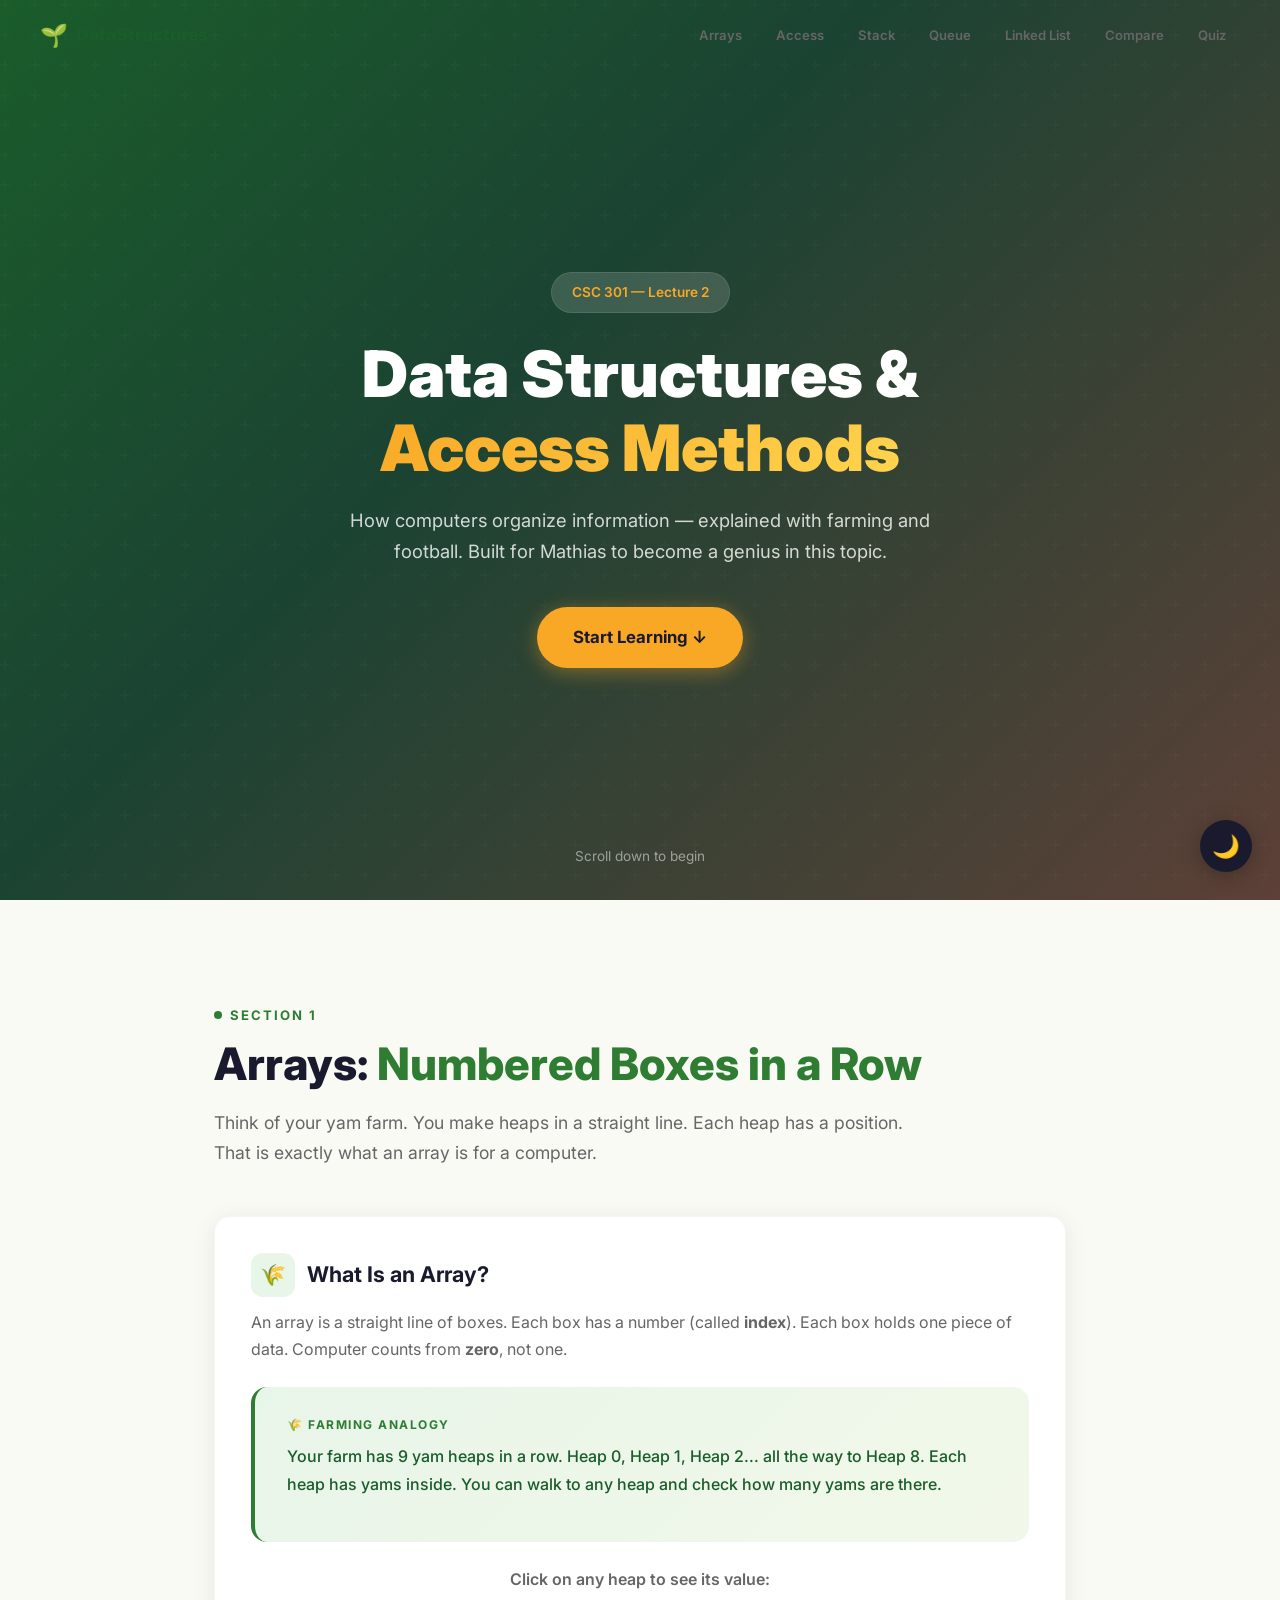
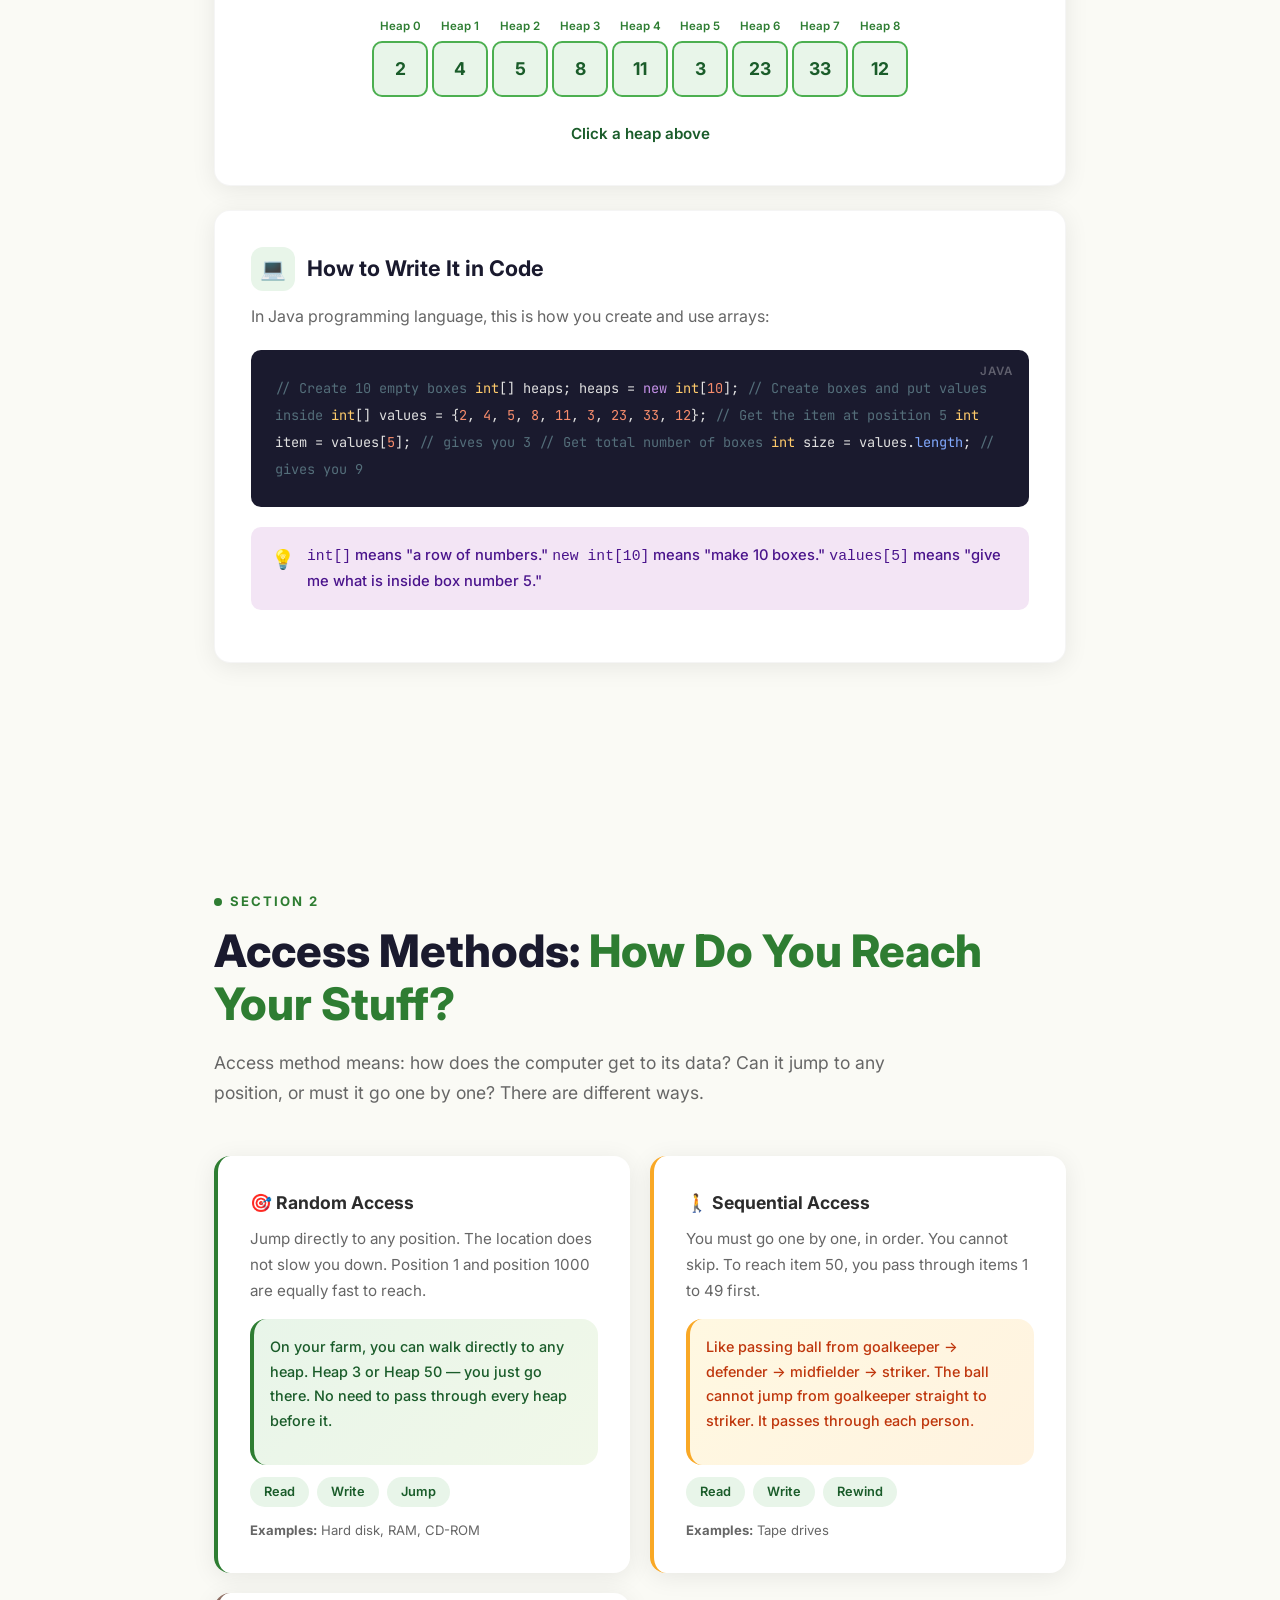
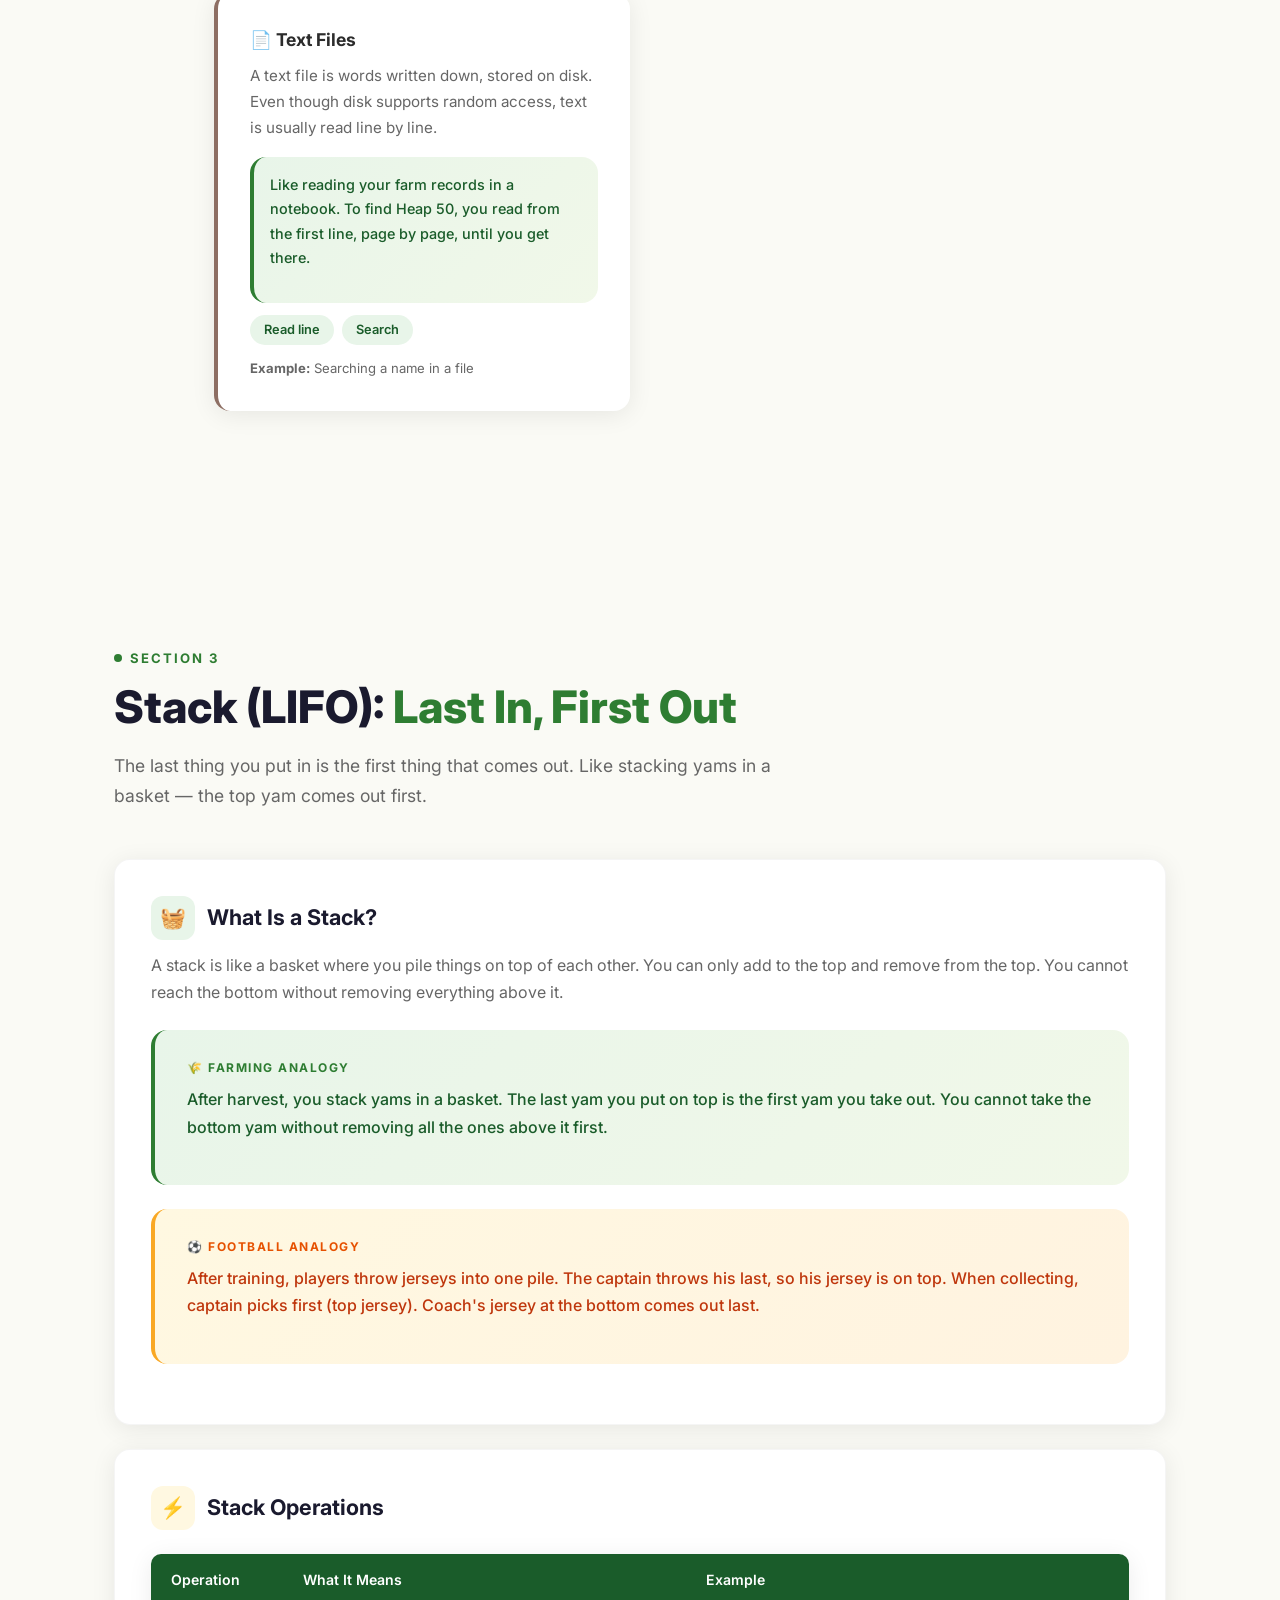
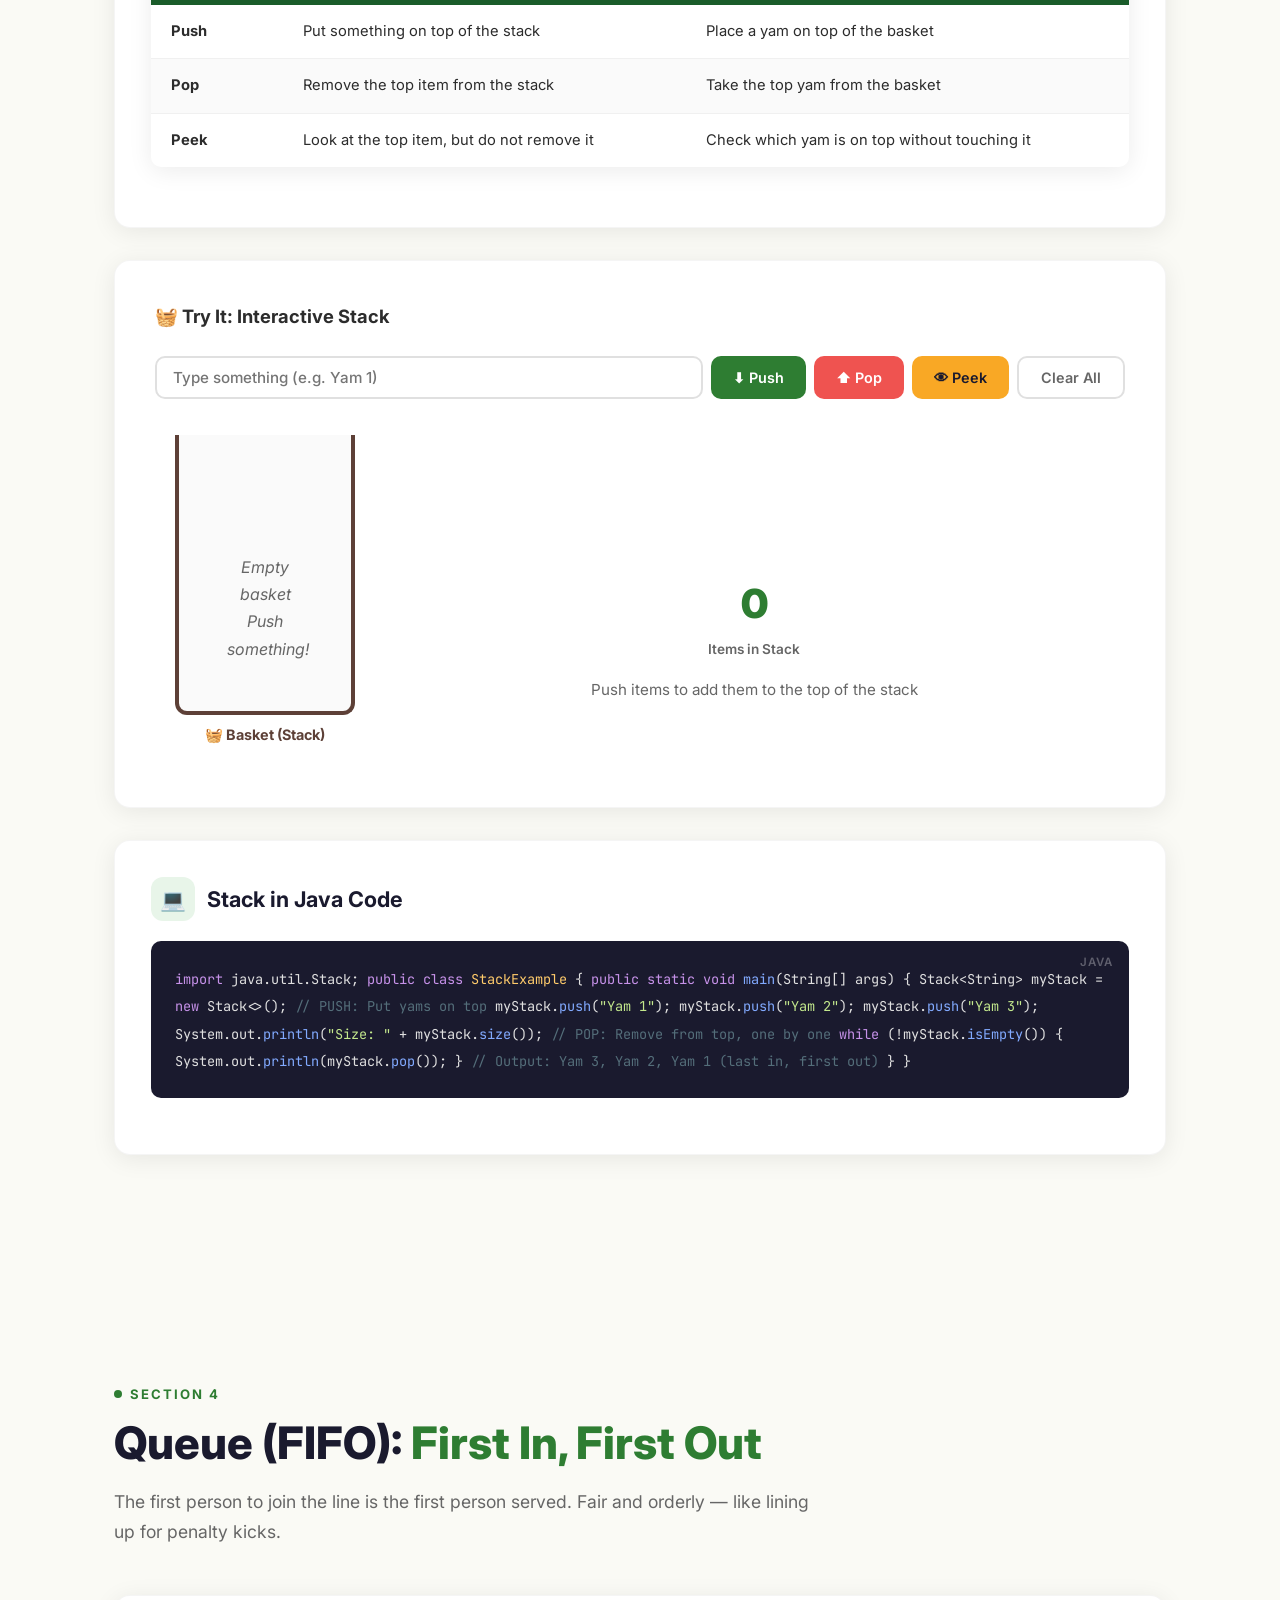
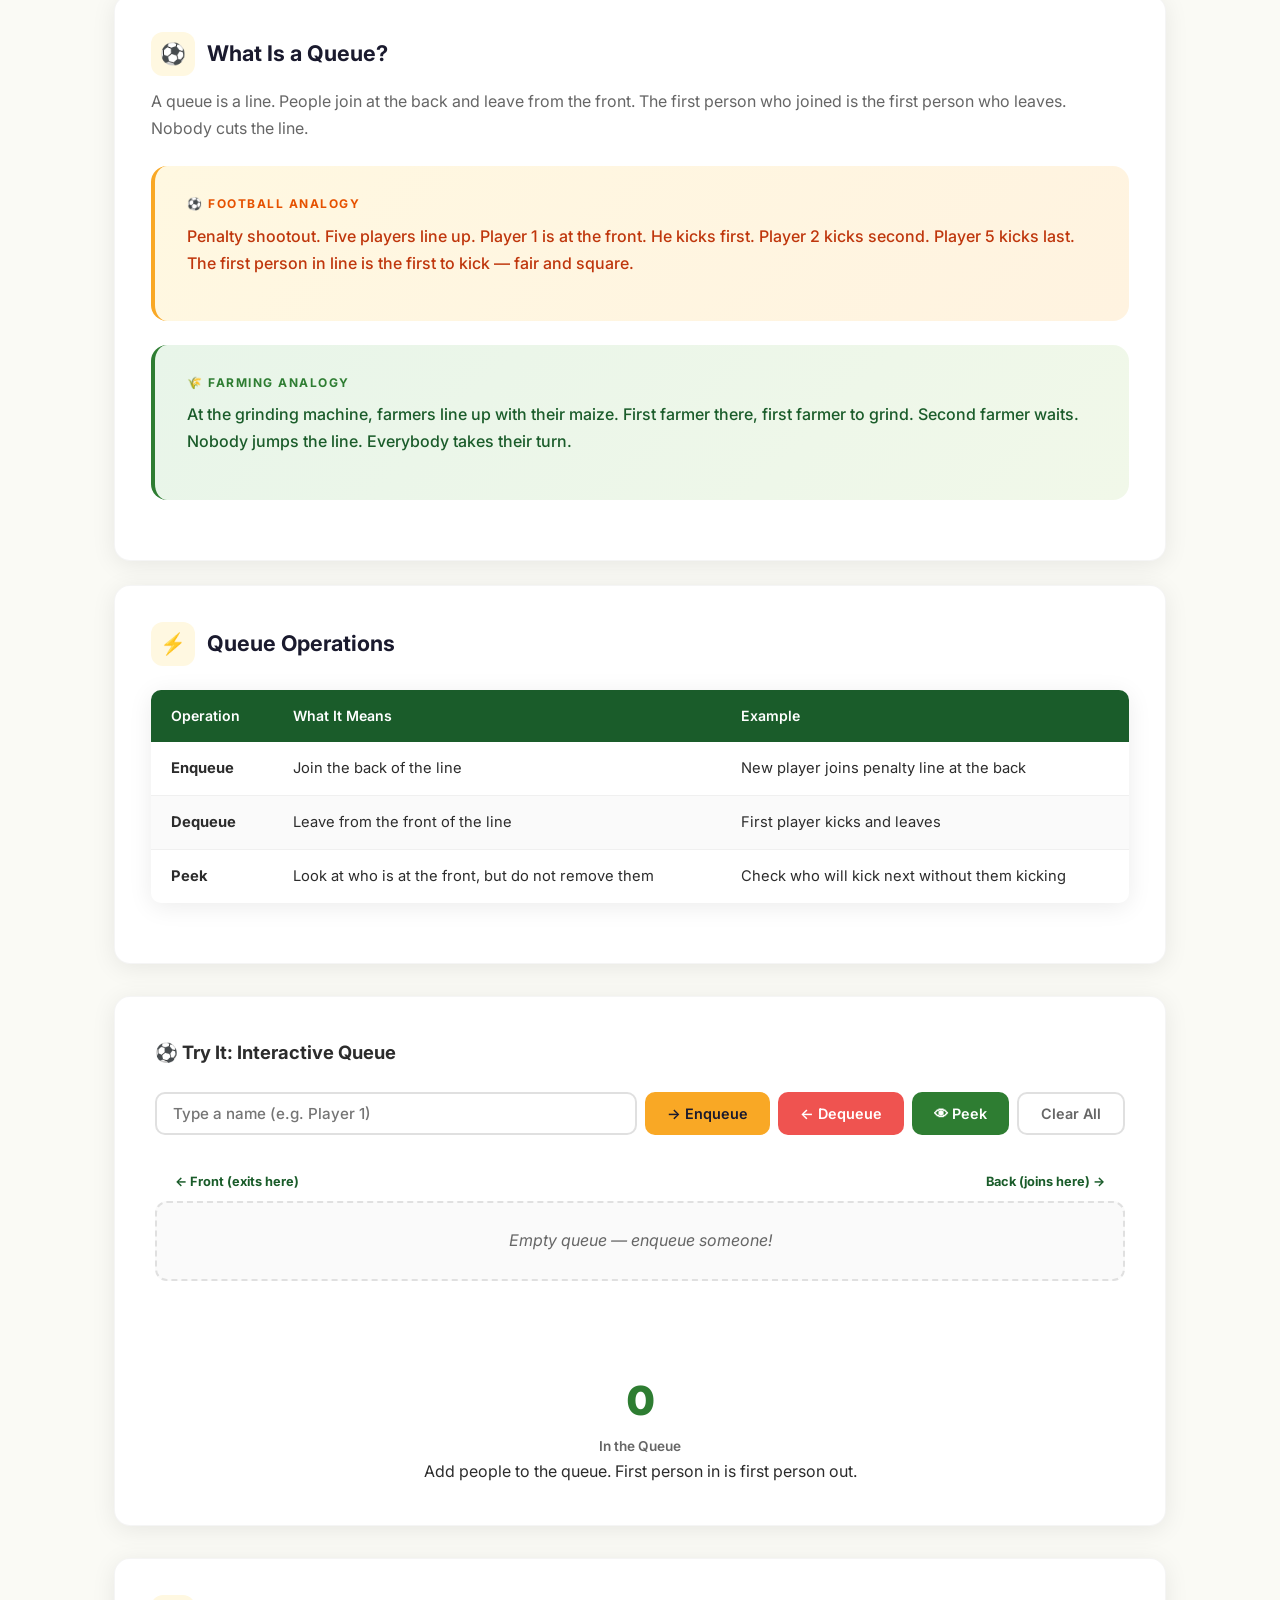
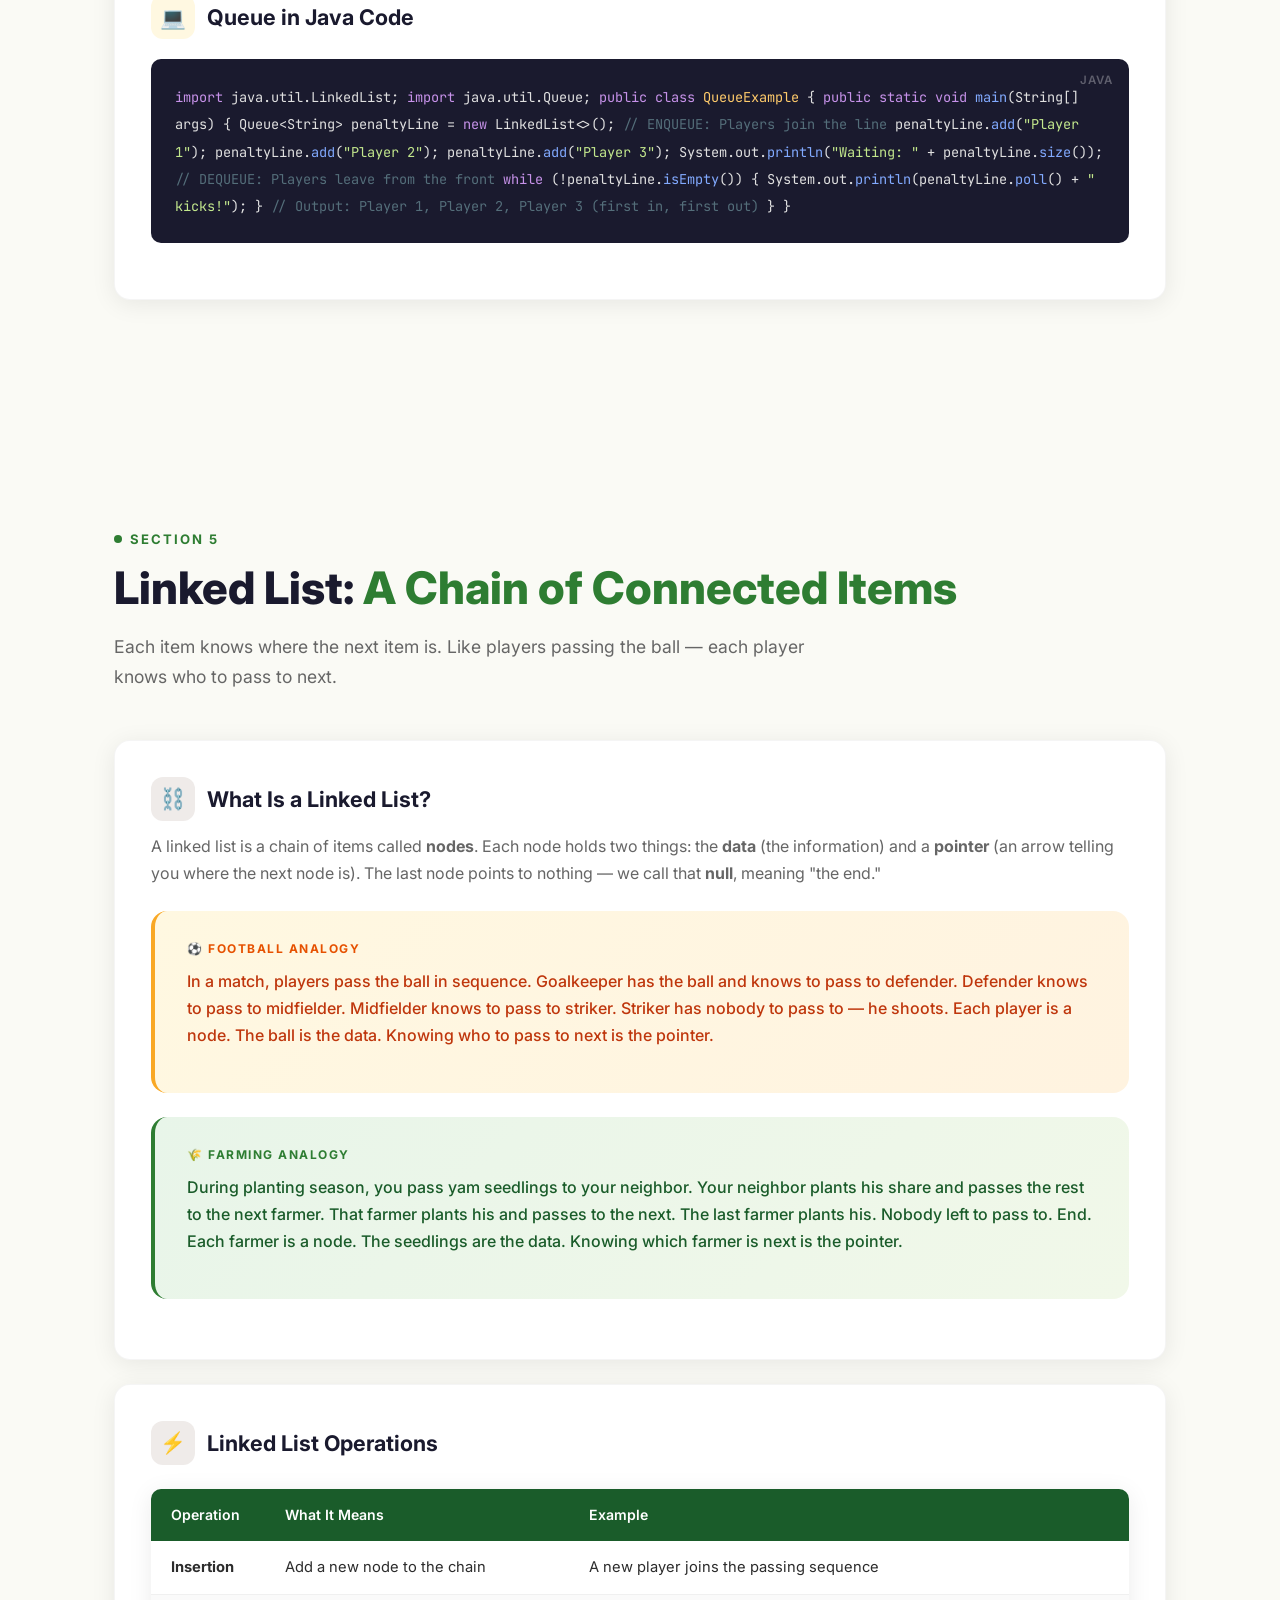
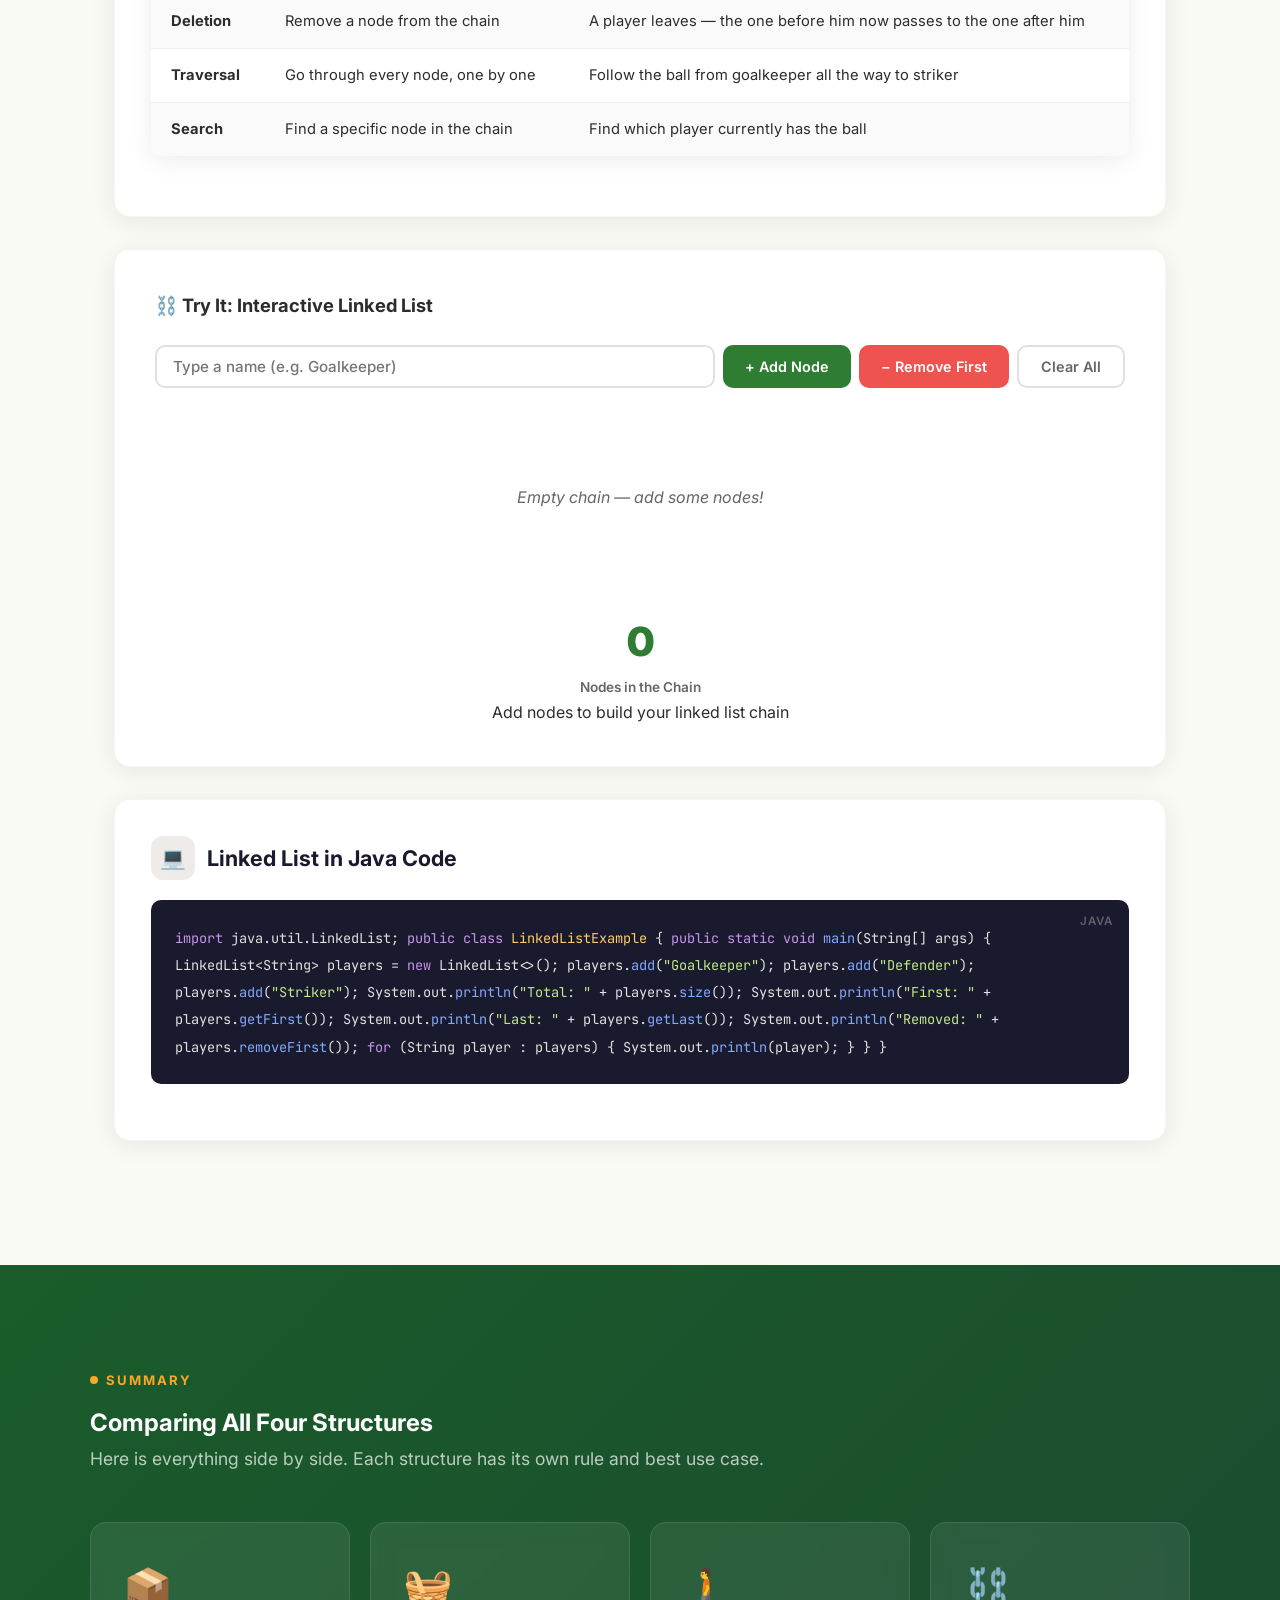
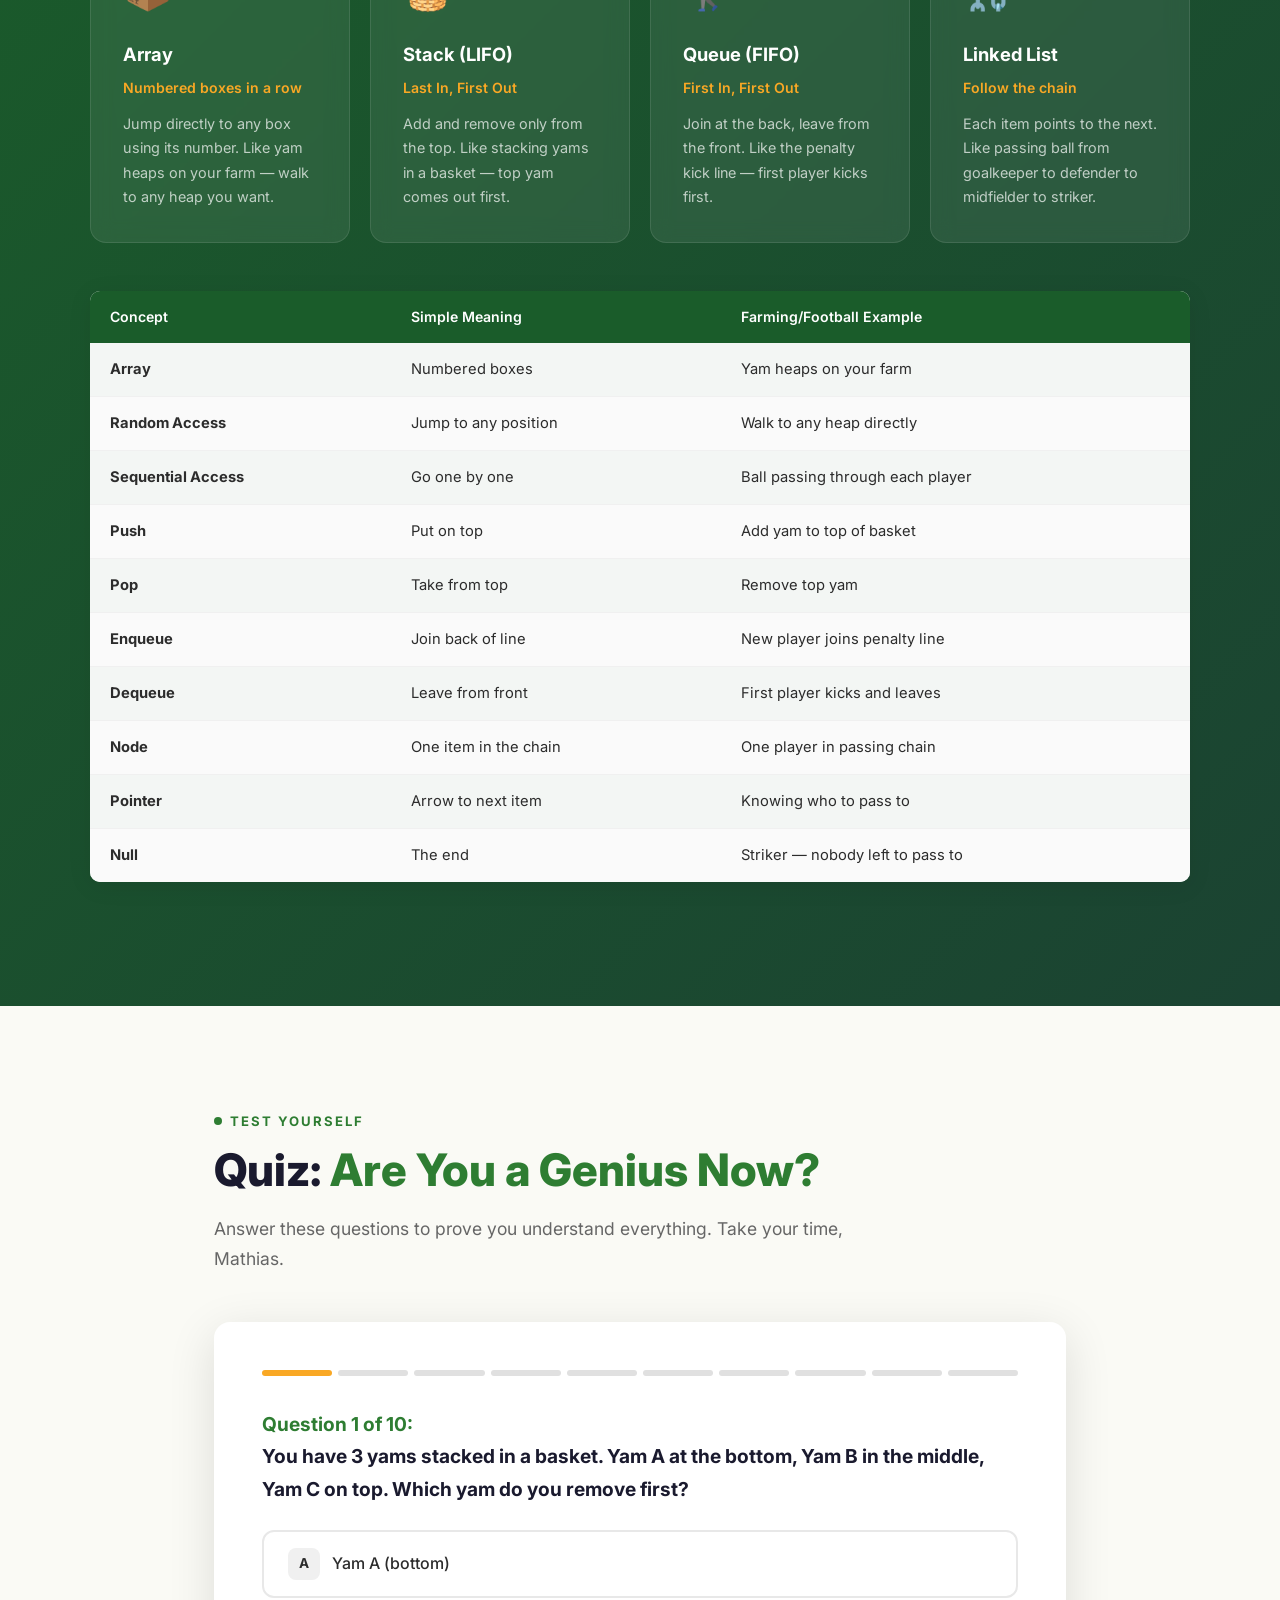
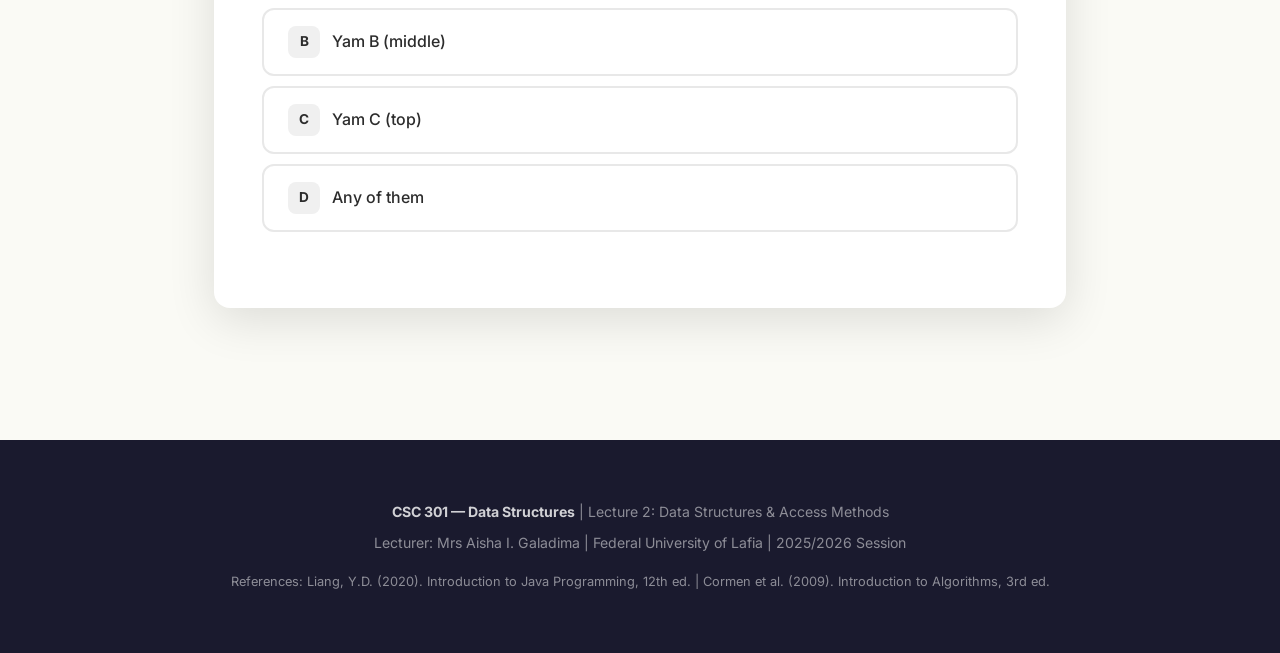
<file: lessons/TRAIN-cos301mod2/index.html>
<!DOCTYPE html>
<html lang="en">
<head>
    <meta charset="UTF-8">
    <meta name="viewport" content="width=device-width, initial-scale=1.0">
    <title>Data Structures - Mathias Edition</title>
    <style>
        @import url('https://fonts.googleapis.com/css2?family=Inter:wght@400;500;600;700;800;900&family=JetBrains+Mono:wght@400;500;600&display=swap');

        :root {
            --green-dark: #1a5c2a;
            --green-main: #2E7D32;
            --green-light: #4CAF50;
            --green-pale: #E8F5E9;
            --earth-brown: #5D4037;
            --earth-light: #8D6E63;
            --gold: #F9A825;
            --gold-light: #FFF8E1;
            --cream: #FAFAF5;
            --white: #FFFFFF;
            --dark: #1a1a2e;
            --text: #2c2c2c;
            --text-light: #666;
            --shadow: 0 4px 24px rgba(0,0,0,0.08);
            --shadow-lg: 0 12px 48px rgba(0,0,0,0.12);
            --radius: 16px;
            --radius-sm: 10px;
        }

        * { margin: 0; padding: 0; box-sizing: border-box; }

        html { scroll-behavior: smooth; }

        body {
            font-family: 'Inter', sans-serif;
            background: var(--cream);
            color: var(--text);
            line-height: 1.7;
            overflow-x: hidden;
        }

        /* PROGRESS BAR */
        #progressBar {
            position: fixed;
            top: 0;
            left: 0;
            height: 4px;
            background: linear-gradient(90deg, var(--green-main), var(--gold), var(--green-light));
            z-index: 10000;
            transition: width 0.2s ease;
            border-radius: 0 4px 4px 0;
        }

        /* NAVIGATION */
        .nav {
            position: fixed;
            top: 4px;
            left: 0;
            right: 0;
            z-index: 9999;
            padding: 12px 24px;
            transition: all 0.3s ease;
        }

        .nav.scrolled {
            background: rgba(255,255,255,0.95);
            backdrop-filter: blur(20px);
            box-shadow: 0 2px 20px rgba(0,0,0,0.08);
        }

        .nav-inner {
            max-width: 1200px;
            margin: 0 auto;
            display: flex;
            align-items: center;
            justify-content: space-between;
        }

        .nav-logo {
            font-weight: 800;
            font-size: 1.1rem;
            color: var(--green-dark);
            display: flex;
            align-items: center;
            gap: 8px;
        }

        .nav-logo span { font-size: 1.4rem; }

        .nav-links {
            display: flex;
            gap: 6px;
            flex-wrap: wrap;
            justify-content: flex-end;
        }

        .nav-links a {
            text-decoration: none;
            color: var(--text-light);
            font-size: 0.82rem;
            font-weight: 600;
            padding: 6px 14px;
            border-radius: 20px;
            transition: all 0.3s ease;
        }

        .nav-links a:hover, .nav-links a.active {
            color: var(--green-dark);
            background: var(--green-pale);
        }

        /* HERO */
        .hero {
            min-height: 100vh;
            display: flex;
            align-items: center;
            justify-content: center;
            text-align: center;
            padding: 120px 24px 80px;
            background: linear-gradient(135deg, var(--green-dark) 0%, #1b4332 40%, var(--earth-brown) 100%);
            position: relative;
            overflow: hidden;
        }

        .hero::before {
            content: '';
            position: absolute;
            top: 0; left: 0; right: 0; bottom: 0;
            background: url("data:image/svg+xml,%3Csvg width='60' height='60' viewBox='0 0 60 60' xmlns='http://www.w3.org/2000/svg'%3E%3Cg fill='none' fill-rule='evenodd'%3E%3Cg fill='%23ffffff' fill-opacity='0.03'%3E%3Cpath d='M36 34v-4h-2v4h-4v2h4v4h2v-4h4v-2h-4zm0-30V0h-2v4h-4v2h4v4h2V6h4V4h-4zM6 34v-4H4v4H0v2h4v4h2v-4h4v-2H6zM6 4V0H4v4H0v2h4v4h2V6h4V4H6z'/%3E%3C/g%3E%3C/g%3E%3C/svg%3E");
            opacity: 0.5;
        }

        .hero-content {
            position: relative;
            z-index: 2;
            max-width: 800px;
        }

        .hero-badge {
            display: inline-block;
            background: rgba(255,255,255,0.15);
            color: var(--gold);
            font-size: 0.85rem;
            font-weight: 600;
            padding: 8px 20px;
            border-radius: 30px;
            margin-bottom: 24px;
            border: 1px solid rgba(255,255,255,0.1);
            backdrop-filter: blur(10px);
        }

        .hero h1 {
            font-size: clamp(2.5rem, 6vw, 4rem);
            font-weight: 900;
            color: white;
            margin-bottom: 20px;
            line-height: 1.15;
        }

        .hero h1 .highlight {
            background: linear-gradient(135deg, var(--gold), #FFD54F);
            -webkit-background-clip: text;
            -webkit-text-fill-color: transparent;
            background-clip: text;
        }

        .hero p {
            font-size: 1.15rem;
            color: rgba(255,255,255,0.8);
            margin-bottom: 40px;
            max-width: 600px;
            margin-left: auto;
            margin-right: auto;
        }

        .hero-btn {
            display: inline-flex;
            align-items: center;
            gap: 10px;
            background: var(--gold);
            color: var(--dark);
            font-size: 1.05rem;
            font-weight: 700;
            padding: 16px 36px;
            border-radius: 50px;
            text-decoration: none;
            transition: all 0.3s ease;
            box-shadow: 0 4px 20px rgba(249,168,37,0.4);
        }

        .hero-btn:hover {
            transform: translateY(-3px);
            box-shadow: 0 8px 30px rgba(249,168,37,0.5);
        }

        .scroll-hint {
            position: absolute;
            bottom: 32px;
            left: 50%;
            transform: translateX(-50%);
            color: rgba(255,255,255,0.5);
            font-size: 0.85rem;
            animation: bounce 2s infinite;
        }

        @keyframes bounce {
            0%, 100% { transform: translateX(-50%) translateY(0); }
            50% { transform: translateX(-50%) translateY(-10px); }
        }

        /* SECTIONS */
        .section {
            padding: 100px 24px;
            max-width: 900px;
            margin: 0 auto;
        }

        .section-wide {
            max-width: 1100px;
        }

        .section-label {
            display: inline-flex;
            align-items: center;
            gap: 8px;
            font-size: 0.82rem;
            font-weight: 700;
            text-transform: uppercase;
            letter-spacing: 2px;
            color: var(--green-main);
            margin-bottom: 12px;
        }

        .section-label .dot {
            width: 8px;
            height: 8px;
            border-radius: 50%;
            background: var(--green-main);
        }

        .section h2 {
            font-size: clamp(2rem, 4vw, 2.8rem);
            font-weight: 800;
            color: var(--dark);
            margin-bottom: 16px;
            line-height: 1.2;
        }

        .section h2 .accent { color: var(--green-main); }

        .section-intro {
            font-size: 1.1rem;
            color: var(--text-light);
            margin-bottom: 48px;
            max-width: 700px;
        }

        /* CARDS */
        .card {
            background: var(--white);
            border-radius: var(--radius);
            padding: 36px;
            box-shadow: var(--shadow);
            margin-bottom: 24px;
            border: 1px solid rgba(0,0,0,0.04);
            transition: transform 0.3s ease, box-shadow 0.3s ease;
        }

        .card:hover {
            transform: translateY(-2px);
            box-shadow: var(--shadow-lg);
        }

        .card h3 {
            font-size: 1.35rem;
            font-weight: 700;
            color: var(--dark);
            margin-bottom: 12px;
            display: flex;
            align-items: center;
            gap: 12px;
        }

        .card h3 .icon {
            width: 44px;
            height: 44px;
            border-radius: 12px;
            display: flex;
            align-items: center;
            justify-content: center;
            font-size: 1.3rem;
            flex-shrink: 0;
        }

        .icon-green { background: var(--green-pale); }
        .icon-gold { background: var(--gold-light); }
        .icon-brown { background: #EFEBE9; }

        .card p { color: var(--text-light); margin-bottom: 16px; }

        /* VISUAL ARRAY */
        .array-visual {
            display: flex;
            gap: 4px;
            margin: 24px 0;
            flex-wrap: wrap;
            justify-content: center;
        }

        .array-cell {
            display: flex;
            flex-direction: column;
            align-items: center;
            cursor: pointer;
            transition: transform 0.2s ease;
        }

        .array-cell:hover { transform: scale(1.1); }

        .array-cell .index {
            font-size: 0.72rem;
            font-weight: 600;
            color: var(--green-main);
            margin-bottom: 4px;
        }

        .array-cell .value {
            width: 56px;
            height: 56px;
            background: var(--green-pale);
            border: 2px solid var(--green-light);
            border-radius: var(--radius-sm);
            display: flex;
            align-items: center;
            justify-content: center;
            font-weight: 700;
            font-size: 1.1rem;
            color: var(--green-dark);
            transition: all 0.3s ease;
        }

        .array-cell.active .value {
            background: var(--green-main);
            color: white;
            transform: scale(1.15);
            box-shadow: 0 4px 16px rgba(46,125,50,0.4);
        }

        .array-message {
            text-align: center;
            margin-top: 12px;
            font-weight: 600;
            color: var(--green-dark);
            min-height: 28px;
            font-size: 0.95rem;
        }

        /* ACCESS COMPARISON */
        .access-grid {
            display: grid;
            grid-template-columns: repeat(auto-fit, minmax(280px, 1fr));
            gap: 20px;
            margin: 32px 0;
        }

        .access-card {
            background: var(--white);
            border-radius: var(--radius);
            padding: 32px;
            box-shadow: var(--shadow);
            border-left: 4px solid var(--green-main);
            transition: all 0.3s ease;
        }

        .access-card:nth-child(2) { border-left-color: var(--gold); }
        .access-card:nth-child(3) { border-left-color: var(--earth-light); }

        .access-card h4 {
            font-size: 1.1rem;
            font-weight: 700;
            margin-bottom: 8px;
            display: flex;
            align-items: center;
            gap: 8px;
        }

        .access-card p {
            font-size: 0.95rem;
            color: var(--text-light);
            margin-bottom: 16px;
        }

        .ops-list {
            display: flex;
            gap: 8px;
            flex-wrap: wrap;
        }

        .op-tag {
            padding: 4px 14px;
            border-radius: 20px;
            font-size: 0.8rem;
            font-weight: 600;
            background: var(--green-pale);
            color: var(--green-dark);
        }

        /* INTERACTIVE DEMOS */
        .demo-container {
            background: var(--white);
            border-radius: var(--radius);
            padding: 40px;
            box-shadow: var(--shadow);
            margin: 32px 0;
            border: 1px solid rgba(0,0,0,0.04);
        }

        .demo-header {
            display: flex;
            align-items: center;
            justify-content: space-between;
            margin-bottom: 24px;
            flex-wrap: wrap;
            gap: 12px;
        }

        .demo-header h4 {
            font-size: 1.15rem;
            font-weight: 700;
        }

        .demo-controls {
            display: flex;
            gap: 8px;
            flex-wrap: wrap;
        }

        .btn {
            padding: 10px 22px;
            border: none;
            border-radius: 10px;
            font-family: 'Inter', sans-serif;
            font-weight: 600;
            font-size: 0.9rem;
            cursor: pointer;
            transition: all 0.2s ease;
            display: flex;
            align-items: center;
            gap: 6px;
        }

        .btn:active { transform: scale(0.96); }

        .btn-green {
            background: var(--green-main);
            color: white;
        }

        .btn-green:hover { background: var(--green-dark); }

        .btn-red {
            background: #EF5350;
            color: white;
        }

        .btn-red:hover { background: #D32F2F; }

        .btn-gold {
            background: var(--gold);
            color: var(--dark);
        }

        .btn-gold:hover { background: #F57F17; }

        .btn-outline {
            background: transparent;
            color: var(--text-light);
            border: 2px solid #e0e0e0;
        }

        .btn-outline:hover {
            border-color: var(--green-main);
            color: var(--green-main);
        }

        /* STACK VISUAL */
        .stack-area {
            display: flex;
            align-items: flex-end;
            justify-content: center;
            gap: 48px;
            min-height: 320px;
            padding: 20px;
        }

        .stack-container {
            position: relative;
            width: 180px;
            min-height: 280px;
            border-left: 4px solid var(--earth-brown);
            border-right: 4px solid var(--earth-brown);
            border-bottom: 4px solid var(--earth-brown);
            border-radius: 0 0 12px 12px;
            display: flex;
            flex-direction: column-reverse;
            padding: 8px;
            gap: 6px;
            background: #FAFAFA;
        }

        .stack-item {
            width: 100%;
            padding: 14px;
            background: linear-gradient(135deg, var(--green-main), var(--green-light));
            color: white;
            text-align: center;
            border-radius: 8px;
            font-weight: 700;
            font-size: 0.95rem;
            animation: stackIn 0.3s ease;
            box-shadow: 0 2px 8px rgba(0,0,0,0.15);
        }

        @keyframes stackIn {
            from { transform: translateY(-40px); opacity: 0; }
            to { transform: translateY(0); opacity: 1; }
        }

        @keyframes stackOut {
            from { transform: translateY(0); opacity: 1; }
            to { transform: translateY(-40px); opacity: 0; }
        }

        .stack-pointer {
            position: absolute;
            right: -80px;
            top: 0;
            font-size: 0.78rem;
            font-weight: 700;
            color: var(--green-dark);
            display: flex;
            align-items: center;
            gap: 4px;
            transition: top 0.3s ease;
        }

        .stack-pointer::before {
            content: '←';
            font-size: 1.1rem;
        }

        .stack-label {
            text-align: center;
            font-weight: 700;
            color: var(--earth-brown);
            margin-top: 8px;
            font-size: 0.9rem;
        }

        .stack-info {
            text-align: center;
            padding: 20px;
            flex: 1;
        }

        .stack-info .info-text {
            font-size: 0.95rem;
            color: var(--text-light);
            margin-top: 16px;
            min-height: 50px;
        }

        .stack-count {
            font-size: 2.5rem;
            font-weight: 900;
            color: var(--green-main);
        }

        .stack-count-label {
            font-size: 0.85rem;
            font-weight: 600;
            color: var(--text-light);
        }

        /* QUEUE VISUAL */
        .queue-area {
            min-height: 200px;
            padding: 20px 0;
        }

        .queue-labels {
            display: flex;
            justify-content: space-between;
            margin-bottom: 8px;
            padding: 0 20px;
        }

        .queue-label {
            font-size: 0.8rem;
            font-weight: 700;
            color: var(--green-dark);
            display: flex;
            align-items: center;
            gap: 4px;
        }

        .queue-track {
            display: flex;
            gap: 8px;
            padding: 20px;
            min-height: 80px;
            background: #FAFAFA;
            border-radius: 12px;
            border: 2px dashed #e0e0e0;
            align-items: center;
            overflow-x: auto;
            transition: all 0.3s ease;
        }

        .queue-item {
            min-width: 90px;
            padding: 16px 20px;
            background: linear-gradient(135deg, var(--gold), #FFB300);
            color: var(--dark);
            text-align: center;
            border-radius: 10px;
            font-weight: 700;
            font-size: 0.9rem;
            animation: queueIn 0.3s ease;
            box-shadow: 0 2px 8px rgba(0,0,0,0.1);
            flex-shrink: 0;
        }

        @keyframes queueIn {
            from { transform: translateX(40px); opacity: 0; }
            to { transform: translateX(0); opacity: 1; }
        }

        .queue-empty {
            color: var(--text-light);
            font-style: italic;
            width: 100%;
            text-align: center;
        }

        /* LINKED LIST VISUAL */
        .ll-area {
            padding: 20px 0;
            overflow-x: auto;
        }

        .ll-track {
            display: flex;
            align-items: center;
            gap: 0;
            padding: 20px;
            min-height: 100px;
        }

        .ll-node {
            display: flex;
            align-items: center;
            animation: nodeIn 0.3s ease;
        }

        @keyframes nodeIn {
            from { transform: scale(0.8); opacity: 0; }
            to { transform: scale(1); opacity: 1; }
        }

        .ll-node-box {
            display: flex;
            border-radius: 12px;
            overflow: hidden;
            box-shadow: 0 2px 10px rgba(0,0,0,0.1);
        }

        .ll-data {
            padding: 16px 20px;
            background: linear-gradient(135deg, var(--earth-brown), var(--earth-light));
            color: white;
            font-weight: 700;
            font-size: 0.9rem;
        }

        .ll-pointer {
            padding: 16px 12px;
            background: rgba(93,64,55,0.15);
            color: var(--earth-brown);
            font-weight: 700;
            font-size: 0.8rem;
            display: flex;
            align-items: center;
        }

        .ll-arrow {
            font-size: 1.5rem;
            color: var(--earth-light);
            margin: 0 8px;
            font-weight: 700;
        }

        .ll-null {
            padding: 16px 20px;
            background: #FFEBEE;
            color: #C62828;
            border-radius: 12px;
            font-weight: 700;
            font-size: 0.85rem;
            box-shadow: 0 2px 10px rgba(0,0,0,0.08);
        }

        .ll-head {
            padding: 8px 16px;
            background: var(--green-main);
            color: white;
            border-radius: 8px;
            font-weight: 700;
            font-size: 0.82rem;
            margin-right: 8px;
        }

        /* CODE BLOCKS */
        .code-block {
            background: #1a1a2e;
            border-radius: var(--radius-sm);
            padding: 24px;
            margin: 20px 0;
            overflow-x: auto;
            position: relative;
        }

        .code-block code {
            font-family: 'JetBrains Mono', monospace;
            font-size: 0.85rem;
            color: #e0e0e0;
            line-height: 1.8;
        }

        .code-block .keyword { color: #C792EA; }
        .code-block .string { color: #C3E88D; }
        .code-block .type { color: #FFCB6B; }
        .code-block .method { color: #82AAFF; }
        .code-block .comment { color: #546E7A; }
        .code-block .number { color: #F78C6C; }

        .code-label {
            position: absolute;
            top: 12px;
            right: 16px;
            font-size: 0.72rem;
            font-weight: 600;
            color: rgba(255,255,255,0.3);
            text-transform: uppercase;
            letter-spacing: 1px;
        }

        /* ANALOGY BOX */
        .analogy {
            background: linear-gradient(135deg, var(--green-pale), #F1F8E9);
            border-radius: var(--radius);
            padding: 28px 32px;
            margin: 24px 0;
            border-left: 4px solid var(--green-main);
            position: relative;
        }

        .analogy .tag {
            font-size: 0.75rem;
            font-weight: 700;
            text-transform: uppercase;
            letter-spacing: 1.5px;
            color: var(--green-main);
            margin-bottom: 8px;
        }

        .analogy p {
            color: var(--green-dark);
            font-weight: 500;
        }

        .analogy-football {
            background: linear-gradient(135deg, var(--gold-light), #FFF3E0);
            border-left-color: var(--gold);
        }

        .analogy-football .tag { color: #E65100; }
        .analogy-football p { color: #BF360C; }

        /* OPERATIONS TABLE */
        .ops-table {
            width: 100%;
            border-collapse: separate;
            border-spacing: 0;
            margin: 24px 0;
            border-radius: var(--radius-sm);
            overflow: hidden;
            box-shadow: var(--shadow);
        }

        .ops-table th {
            background: var(--green-dark);
            color: white;
            padding: 14px 20px;
            text-align: left;
            font-size: 0.88rem;
            font-weight: 600;
        }

        .ops-table td {
            padding: 14px 20px;
            border-bottom: 1px solid #f0f0f0;
            font-size: 0.92rem;
        }

        .ops-table tr:last-child td { border-bottom: none; }

        .ops-table tr:nth-child(even) { background: #FAFAFA; }
        .ops-table tr:hover { background: var(--green-pale); }

        /* COMPARISON SECTION */
        .compare-bg {
            background: linear-gradient(135deg, var(--green-dark) 0%, #1b4332 100%);
            padding: 100px 24px;
            margin: 0;
        }

        .compare-inner {
            max-width: 1100px;
            margin: 0 auto;
        }

        .compare-bg .section-label { color: var(--gold); }
        .compare-bg .section-label .dot { background: var(--gold); }
        .compare-bg h2 { color: white; }
        .compare-bg .section-intro { color: rgba(255,255,255,0.7); }

        .compare-grid {
            display: grid;
            grid-template-columns: repeat(auto-fit, minmax(240px, 1fr));
            gap: 20px;
            margin-top: 40px;
        }

        .compare-card {
            background: rgba(255,255,255,0.08);
            border: 1px solid rgba(255,255,255,0.1);
            border-radius: var(--radius);
            padding: 32px;
            backdrop-filter: blur(10px);
            transition: all 0.3s ease;
        }

        .compare-card:hover {
            background: rgba(255,255,255,0.12);
            transform: translateY(-4px);
        }

        .compare-card .emoji {
            font-size: 2.5rem;
            margin-bottom: 16px;
        }

        .compare-card h4 {
            color: white;
            font-size: 1.15rem;
            margin-bottom: 6px;
        }

        .compare-card .rule {
            color: var(--gold);
            font-weight: 600;
            font-size: 0.88rem;
            margin-bottom: 12px;
        }

        .compare-card p {
            color: rgba(255,255,255,0.7);
            font-size: 0.9rem;
        }

        /* QUIZ */
        .quiz-section {
            background: var(--white);
            border-radius: var(--radius);
            padding: 48px;
            box-shadow: var(--shadow-lg);
            margin: 32px 0;
        }

        .quiz-progress {
            display: flex;
            gap: 6px;
            margin-bottom: 32px;
        }

        .quiz-dot {
            flex: 1;
            height: 6px;
            border-radius: 3px;
            background: #e0e0e0;
            transition: background 0.3s ease;
        }

        .quiz-dot.done { background: var(--green-main); }
        .quiz-dot.current { background: var(--gold); }

        .quiz-question {
            font-size: 1.2rem;
            font-weight: 700;
            color: var(--dark);
            margin-bottom: 24px;
        }

        .quiz-question .q-num {
            color: var(--green-main);
        }

        .quiz-options {
            display: flex;
            flex-direction: column;
            gap: 10px;
            margin-bottom: 28px;
        }

        .quiz-option {
            padding: 16px 24px;
            border: 2px solid #e8e8e8;
            border-radius: 12px;
            cursor: pointer;
            font-size: 1rem;
            font-weight: 500;
            transition: all 0.2s ease;
            display: flex;
            align-items: center;
            gap: 12px;
            background: var(--white);
        }

        .quiz-option:hover {
            border-color: var(--green-main);
            background: var(--green-pale);
        }

        .quiz-option.selected {
            border-color: var(--green-main);
            background: var(--green-pale);
        }

        .quiz-option.correct {
            border-color: var(--green-main);
            background: var(--green-pale);
        }

        .quiz-option.wrong {
            border-color: #EF5350;
            background: #FFEBEE;
        }

        .quiz-option .letter {
            width: 32px;
            height: 32px;
            border-radius: 8px;
            background: #f0f0f0;
            display: flex;
            align-items: center;
            justify-content: center;
            font-weight: 700;
            font-size: 0.85rem;
            flex-shrink: 0;
        }

        .quiz-option.selected .letter { background: var(--green-main); color: white; }
        .quiz-option.correct .letter { background: var(--green-main); color: white; }
        .quiz-option.wrong .letter { background: #EF5350; color: white; }

        .quiz-feedback {
            padding: 16px 24px;
            border-radius: 12px;
            font-weight: 600;
            margin-bottom: 20px;
            display: none;
        }

        .quiz-feedback.show { display: block; }
        .quiz-feedback.correct { background: var(--green-pale); color: var(--green-dark); }
        .quiz-feedback.wrong { background: #FFEBEE; color: #C62828; }

        .quiz-result {
            text-align: center;
            padding: 40px;
        }

        .quiz-score {
            font-size: 4rem;
            font-weight: 900;
            color: var(--green-main);
        }

        .quiz-result-text {
            font-size: 1.3rem;
            font-weight: 700;
            margin: 12px 0;
        }

        /* FOOTER */
        .footer {
            text-align: center;
            padding: 60px 24px;
            background: var(--dark);
            color: rgba(255,255,255,0.5);
            font-size: 0.88rem;
        }

        .footer strong { color: rgba(255,255,255,0.8); }

        /* TABS */
        .tabs {
            display: flex;
            gap: 4px;
            margin-bottom: 24px;
            background: #f0f0f0;
            border-radius: 12px;
            padding: 4px;
            flex-wrap: wrap;
        }

        .tab {
            padding: 10px 20px;
            border-radius: 10px;
            border: none;
            background: transparent;
            font-family: 'Inter', sans-serif;
            font-weight: 600;
            font-size: 0.88rem;
            cursor: pointer;
            transition: all 0.2s ease;
            color: var(--text-light);
            flex: 1;
            min-width: 100px;
            text-align: center;
        }

        .tab.active {
            background: var(--white);
            color: var(--green-dark);
            box-shadow: 0 2px 8px rgba(0,0,0,0.08);
        }

        .tab-content { display: none; }
        .tab-content.active { display: block; }

        /* INPUT */
        .input-group {
            display: flex;
            gap: 8px;
            margin-bottom: 16px;
            flex-wrap: wrap;
        }

        .input-group input {
            flex: 1;
            min-width: 120px;
            padding: 10px 16px;
            border: 2px solid #e0e0e0;
            border-radius: 10px;
            font-family: 'Inter', sans-serif;
            font-size: 0.95rem;
            font-weight: 500;
            outline: none;
            transition: border-color 0.2s ease;
        }

        .input-group input:focus { border-color: var(--green-main); }

        /* FADE IN ANIMATION */
        .fade-in {
            opacity: 0;
            transform: translateY(30px);
            transition: opacity 0.6s ease, transform 0.6s ease;
        }

        .fade-in.visible {
            opacity: 1;
            transform: translateY(0);
        }

        /* RESPONSIVE */
        @media (max-width: 768px) {
            .nav-links { display: none; }
            .section { padding: 60px 16px; }
            .card, .demo-container, .quiz-section { padding: 24px; }
            .stack-area { flex-direction: column; align-items: center; }
            .hero { padding: 100px 16px 60px; }
            .compare-bg { padding: 60px 16px; }
            .ops-table { font-size: 0.82rem; }
            .ops-table th, .ops-table td { padding: 10px 12px; }
        }

        /* DIVIDER */
        .divider {
            height: 1px;
            background: linear-gradient(90deg, transparent, #e0e0e0, transparent);
            margin: 60px 0;
        }

        /* EMPTY STATE */
        .empty-state {
            text-align: center;
            padding: 40px;
            color: var(--text-light);
            font-style: italic;
        }

        /* TOOLTIP STYLE INFO */
        .info-box {
            display: flex;
            gap: 12px;
            padding: 16px 20px;
            background: #F3E5F5;
            border-radius: var(--radius-sm);
            margin: 16px 0;
            align-items: flex-start;
        }

        .info-box .info-icon { font-size: 1.2rem; flex-shrink: 0; }
        .info-box p { color: #4A148C; font-size: 0.92rem; margin: 0; font-weight: 500; }

/* ========================
   DARK MODE TOGGLE BUTTON
   ======================== */
.dark-toggle {
    position: fixed;
    bottom: 28px;
    right: 28px;
    z-index: 99999;
    width: 52px;
    height: 52px;
    border-radius: 50%;
    border: none;
    cursor: pointer;
    font-size: 1.4rem;
    display: flex;
    align-items: center;
    justify-content: center;
    background: var(--dark);
    color: #FFD54F;
    box-shadow: 0 4px 20px rgba(0,0,0,0.25);
    transition: all 0.3s ease;
}

.dark-toggle:hover {
    transform: scale(1.1);
    box-shadow: 0 6px 28px rgba(0,0,0,0.35);
}

body.dark-mode .dark-toggle {
    background: var(--gold);
    color: #1a1a2e;
    box-shadow: 0 4px 20px rgba(249,168,37,0.4);
}

/* ========================
   DARK MODE OVERRIDES
   ======================== */
body.dark-mode {
    background: #0f0f1a;
    color: #d4d4d4;
}

/* NAV */
body.dark-mode .nav.scrolled {
    background: rgba(15,15,26,0.95);
    box-shadow: 0 2px 20px rgba(0,0,0,0.4);
}

body.dark-mode .nav-logo {
    color: #a5d6a7;
}

body.dark-mode .nav-links a {
    color: #888;
}

body.dark-mode .nav-links a:hover,
body.dark-mode .nav-links a.active {
    color: #a5d6a7;
    background: rgba(76,175,80,0.12);
}

/* HERO stays dark already, no changes needed */

/* SECTION TEXT */
body.dark-mode .section h2 {
    color: #e8e8e8;
}

body.dark-mode .section h2 .accent {
    color: #66BB6A;
}

body.dark-mode .section-intro {
    color: #999;
}

body.dark-mode .section-label {
    color: #66BB6A;
}

body.dark-mode .section-label .dot {
    background: #66BB6A;
}

/* CARDS */
body.dark-mode .card {
    background: #1a1a2e;
    border-color: rgba(255,255,255,0.06);
    box-shadow: 0 4px 24px rgba(0,0,0,0.3);
}

body.dark-mode .card:hover {
    box-shadow: 0 12px 48px rgba(0,0,0,0.4);
}

body.dark-mode .card h3 {
    color: #e8e8e8;
}

body.dark-mode .card p {
    color: #aaa;
}

/* ICON BACKGROUNDS */
body.dark-mode .icon-green {
    background: rgba(76,175,80,0.15);
}

body.dark-mode .icon-gold {
    background: rgba(249,168,37,0.15);
}

body.dark-mode .icon-brown {
    background: rgba(141,110,99,0.2);
}

/* ANALOGY BOXES */
body.dark-mode .analogy {
    background: rgba(76,175,80,0.08);
    border-left-color: #388E3C;
}

body.dark-mode .analogy .tag {
    color: #66BB6A;
}

body.dark-mode .analogy p {
    color: #a5d6a7;
}

body.dark-mode .analogy-football {
    background: rgba(249,168,37,0.08);
    border-left-color: #F9A825;
}

body.dark-mode .analogy-football .tag {
    color: #FFB300;
}

body.dark-mode .analogy-football p {
    color: #FFD54F;
}

/* ACCESS CARDS */
body.dark-mode .access-card {
    background: #1a1a2e;
    box-shadow: 0 4px 24px rgba(0,0,0,0.3);
}

body.dark-mode .access-card h4 {
    color: #e8e8e8;
}

body.dark-mode .access-card p {
    color: #aaa;
}

/* OP TAGS */
body.dark-mode .op-tag {
    background: rgba(76,175,80,0.15);
    color: #81C784;
}

/* ARRAY CELLS */
body.dark-mode .array-cell .index {
    color: #66BB6A;
}

body.dark-mode .array-cell .value {
    background: rgba(76,175,80,0.1);
    border-color: rgba(76,175,80,0.3);
    color: #a5d6a7;
}

body.dark-mode .array-cell.active .value {
    background: #2E7D32;
    color: white;
    border-color: #2E7D32;
    box-shadow: 0 4px 16px rgba(46,125,50,0.5);
}

body.dark-mode .array-message {
    color: #81C784;
}

/* DEMO CONTAINERS */
body.dark-mode .demo-container {
    background: #1a1a2e;
    border-color: rgba(255,255,255,0.06);
    box-shadow: 0 4px 24px rgba(0,0,0,0.3);
}

body.dark-mode .demo-header h4 {
    color: #e8e8e8;
}

/* BUTTONS */
body.dark-mode .btn-outline {
    border-color: #333;
    color: #999;
}

body.dark-mode .btn-outline:hover {
    border-color: #66BB6A;
    color: #66BB6A;
}

/* INPUTS */
body.dark-mode .input-group input {
    background: #12121f;
    border-color: #333;
    color: #e0e0e0;
}

body.dark-mode .input-group input:focus {
    border-color: #66BB6A;
}

body.dark-mode .input-group input::placeholder {
    color: #555;
}

/* STACK */
body.dark-mode .stack-container {
    background: #12121f;
    border-color: #5D4037;
}

body.dark-mode .stack-label {
    color: #8D6E63;
}

body.dark-mode .stack-count {
    color: #66BB6A;
}

body.dark-mode .stack-count-label {
    color: #888;
}

body.dark-mode .info-text {
    color: #999;
}

body.dark-mode .empty-state {
    color: #555;
}

/* QUEUE */
body.dark-mode .queue-track {
    background: #12121f;
    border-color: #333;
}

body.dark-mode .queue-label {
    color: #81C784;
}

body.dark-mode .queue-empty {
    color: #555;
}

/* LINKED LIST */
body.dark-mode .ll-null {
    background: rgba(198,40,40,0.15);
    color: #EF5350;
}

/* TABLES */
body.dark-mode .ops-table {
    box-shadow: 0 4px 24px rgba(0,0,0,0.3);
}

body.dark-mode .ops-table th {
    background: #0d3b18;
}

body.dark-mode .ops-table td {
    border-bottom-color: #222;
    color: #ccc;
    background: #1a1a2e;
}

body.dark-mode .ops-table tr:nth-child(even) td {
    background: #151525;
}

body.dark-mode .ops-table tr:hover td {
    background: rgba(76,175,80,0.08);
}

/* CODE BLOCKS (already dark, just tweak slightly) */
body.dark-mode .code-block {
    background: #0a0a15;
    border: 1px solid #222;
}

/* INFO BOX */
body.dark-mode .info-box {
    background: rgba(156,39,176,0.1);
}

body.dark-mode .info-box p {
    color: #CE93D8;
}

/* COMPARE SECTION (already dark bg, slight tweaks) */
body.dark-mode .compare-bg {
    background: linear-gradient(135deg, #0a1f12 0%, #0f1a0f 100%);
}

body.dark-mode .compare-card {
    background: rgba(255,255,255,0.04);
    border-color: rgba(255,255,255,0.06);
}

body.dark-mode .compare-card:hover {
    background: rgba(255,255,255,0.07);
}

body.dark-mode .compare-bg .ops-table td {
    background: #111;
}

body.dark-mode .compare-bg .ops-table tr:nth-child(even) td {
    background: #0d0d0d;
}

body.dark-mode .compare-bg .ops-table tr:hover td {
    background: rgba(76,175,80,0.1);
}

/* QUIZ */
body.dark-mode .quiz-section {
    background: #1a1a2e;
    box-shadow: 0 12px 48px rgba(0,0,0,0.4);
}

body.dark-mode .quiz-dot {
    background: #333;
}

body.dark-mode .quiz-question {
    color: #e8e8e8;
}

body.dark-mode .quiz-option {
    border-color: #2a2a3e;
    background: #12121f;
    color: #d0d0d0;
}

body.dark-mode .quiz-option:hover {
    border-color: #388E3C;
    background: rgba(76,175,80,0.08);
}

body.dark-mode .quiz-option.selected {
    border-color: #388E3C;
    background: rgba(76,175,80,0.1);
}

body.dark-mode .quiz-option.correct {
    border-color: #388E3C;
    background: rgba(76,175,80,0.12);
}

body.dark-mode .quiz-option.wrong {
    border-color: #C62828;
    background: rgba(198,40,40,0.12);
}

body.dark-mode .quiz-option .letter {
    background: #2a2a3e;
    color: #aaa;
}

body.dark-mode .quiz-option.selected .letter {
    background: #2E7D32;
    color: white;
}

body.dark-mode .quiz-option.correct .letter {
    background: #2E7D32;
    color: white;
}

body.dark-mode .quiz-option.wrong .letter {
    background: #C62828;
    color: white;
}

body.dark-mode .quiz-feedback.correct {
    background: rgba(76,175,80,0.1);
    color: #81C784;
}

body.dark-mode .quiz-feedback.wrong {
    background: rgba(198,40,40,0.1);
    color: #EF5350;
}

body.dark-mode .quiz-score {
    color: #66BB6A;
}

body.dark-mode .quiz-result-text {
    color: #e0e0e0;
}

/* FOOTER */
body.dark-mode .footer {
    background: #080810;
}

/* DIVIDER */
body.dark-mode .divider {
    background: linear-gradient(90deg, transparent, #2a2a3e, transparent);
}

/* PROGRESS BAR */
body.dark-mode #progressBar {
    background: linear-gradient(90deg, #2E7D32, #F9A825, #66BB6A);
}

/* SCROLLBAR */
body.dark-mode::-webkit-scrollbar {
    width: 10px;
}

body.dark-mode::-webkit-scrollbar-track {
    background: #0f0f1a;
}

body.dark-mode::-webkit-scrollbar-thumb {
    background: #333;
    border-radius: 5px;
}

body.dark-mode::-webkit-scrollbar-thumb:hover {
    background: #444;
}
    </style>
</head>
<body>
<button class="dark-toggle" id="darkToggle" onclick="toggleDark()" title="Toggle Dark Mode">🌙</button>

<div id="progressBar"></div>

<!-- NAVIGATION -->
<nav class="nav" id="navbar">
    <div class="nav-inner">
        <div class="nav-logo">
            <span>🌱</span> DataStructures
        </div>
        <div class="nav-links">
            <a href="#arrays">Arrays</a>
            <a href="#access">Access</a>
            <a href="#stack">Stack</a>
            <a href="#queue">Queue</a>
            <a href="#linkedlist">Linked List</a>
            <a href="#compare">Compare</a>
            <a href="#quiz">Quiz</a>
        </div>
    </div>
</nav>

<!-- HERO -->
<section class="hero">
    <div class="hero-content">
        <div class="hero-badge">CSC 301 — Lecture 2</div>
        <h1>Data Structures &<br><span class="highlight">Access Methods</span></h1>
        <p>How computers organize information — explained with farming and football. Built for Mathias to become a genius in this topic.</p>
        <a href="#arrays" class="hero-btn">Start Learning ↓</a>
    </div>
    <div class="scroll-hint">Scroll down to begin</div>
</section>

<!-- SECTION 1: ARRAYS -->
<section class="section" id="arrays">
    <div class="fade-in">
        <div class="section-label"><div class="dot"></div> Section 1</div>
        <h2>Arrays: <span class="accent">Numbered Boxes in a Row</span></h2>
        <p class="section-intro">Think of your yam farm. You make heaps in a straight line. Each heap has a position. That is exactly what an array is for a computer.</p>
    </div>

    <div class="card fade-in">
        <h3><span class="icon icon-green">🌾</span> What Is an Array?</h3>
        <p>An array is a straight line of boxes. Each box has a number (called <strong>index</strong>). Each box holds one piece of data. Computer counts from <strong>zero</strong>, not one.</p>

        <div class="analogy">
            <div class="tag">🌾 Farming Analogy</div>
            <p>Your farm has 9 yam heaps in a row. Heap 0, Heap 1, Heap 2... all the way to Heap 8. Each heap has yams inside. You can walk to any heap and check how many yams are there.</p>
        </div>

        <p style="text-align:center; font-weight:600; margin-bottom:8px;">Click on any heap to see its value:</p>

        <div class="array-visual" id="arrayVisual"></div>
        <div class="array-message" id="arrayMessage">Click a heap above</div>
    </div>

    <div class="card fade-in">
        <h3><span class="icon icon-green">💻</span> How to Write It in Code</h3>
        <p>In Java programming language, this is how you create and use arrays:</p>

        <div class="code-block">
            <div class="code-label">Java</div>
            <code>
<span class="comment">// Create 10 empty boxes</span>
<span class="type">int</span>[] heaps;
heaps = <span class="keyword">new</span> <span class="type">int</span>[<span class="number">10</span>];

<span class="comment">// Create boxes and put values inside</span>
<span class="type">int</span>[] values = {<span class="number">2</span>, <span class="number">4</span>, <span class="number">5</span>, <span class="number">8</span>, <span class="number">11</span>, <span class="number">3</span>, <span class="number">23</span>, <span class="number">33</span>, <span class="number">12</span>};

<span class="comment">// Get the item at position 5</span>
<span class="type">int</span> item = values[<span class="number">5</span>]; <span class="comment">// gives you 3</span>

<span class="comment">// Get total number of boxes</span>
<span class="type">int</span> size = values.<span class="method">length</span>; <span class="comment">// gives you 9</span>
            </code>
        </div>

        <div class="info-box">
            <div class="info-icon">💡</div>
            <p><code>int[]</code> means "a row of numbers." <code>new int[10]</code> means "make 10 boxes." <code>values[5]</code> means "give me what is inside box number 5."</p>
        </div>
    </div>
</section>

<!-- SECTION 2: ACCESS METHODS -->
<section class="section" id="access">
    <div class="fade-in">
        <div class="section-label"><div class="dot"></div> Section 2</div>
        <h2>Access Methods: <span class="accent">How Do You Reach Your Stuff?</span></h2>
        <p class="section-intro">Access method means: how does the computer get to its data? Can it jump to any position, or must it go one by one? There are different ways.</p>
    </div>

    <div class="access-grid fade-in">
        <div class="access-card">
            <h4>🎯 Random Access</h4>
            <p>Jump directly to any position. The location does not slow you down. Position 1 and position 1000 are equally fast to reach.</p>
            <div class="analogy" style="margin:0; padding:16px;">
                <p style="font-size:0.9rem;">On your farm, you can walk directly to any heap. Heap 3 or Heap 50 — you just go there. No need to pass through every heap before it.</p>
            </div>
            <div class="ops-list" style="margin-top:12px;">
                <span class="op-tag">Read</span>
                <span class="op-tag">Write</span>
                <span class="op-tag">Jump</span>
            </div>
            <p style="font-size:0.82rem; margin-top:12px; margin-bottom:0;"><strong>Examples:</strong> Hard disk, RAM, CD-ROM</p>
        </div>

        <div class="access-card">
            <h4>🚶 Sequential Access</h4>
            <p>You must go one by one, in order. You cannot skip. To reach item 50, you pass through items 1 to 49 first.</p>
            <div class="analogy-football analogy" style="margin:0; padding:16px;">
                <p style="font-size:0.9rem;">Like passing ball from goalkeeper → defender → midfielder → striker. The ball cannot jump from goalkeeper straight to striker. It passes through each person.</p>
            </div>
            <div class="ops-list" style="margin-top:12px;">
                <span class="op-tag">Read</span>
                <span class="op-tag">Write</span>
                <span class="op-tag">Rewind</span>
            </div>
            <p style="font-size:0.82rem; margin-top:12px; margin-bottom:0;"><strong>Examples:</strong> Tape drives</p>
        </div>

        <div class="access-card">
            <h4>📄 Text Files</h4>
            <p>A text file is words written down, stored on disk. Even though disk supports random access, text is usually read line by line.</p>
            <div class="analogy" style="margin:0; padding:16px;">
                <p style="font-size:0.9rem;">Like reading your farm records in a notebook. To find Heap 50, you read from the first line, page by page, until you get there.</p>
            </div>
            <div class="ops-list" style="margin-top:12px;">
                <span class="op-tag">Read line</span>
                <span class="op-tag">Search</span>
            </div>
            <p style="font-size:0.82rem; margin-top:12px; margin-bottom:0;"><strong>Example:</strong> Searching a name in a file</p>
        </div>
    </div>
</section>

<!-- SECTION 3: STACK (LIFO) -->
<section class="section section-wide" id="stack">
    <div class="fade-in">
        <div class="section-label"><div class="dot"></div> Section 3</div>
        <h2>Stack (LIFO): <span class="accent">Last In, First Out</span></h2>
        <p class="section-intro">The last thing you put in is the first thing that comes out. Like stacking yams in a basket — the top yam comes out first.</p>
    </div>

    <div class="card fade-in">
        <h3><span class="icon icon-green">🧺</span> What Is a Stack?</h3>
        <p>A stack is like a basket where you pile things on top of each other. You can only add to the top and remove from the top. You cannot reach the bottom without removing everything above it.</p>

        <div class="analogy">
            <div class="tag">🌾 Farming Analogy</div>
            <p>After harvest, you stack yams in a basket. The last yam you put on top is the first yam you take out. You cannot take the bottom yam without removing all the ones above it first.</p>
        </div>

        <div class="analogy-football analogy">
            <div class="tag">⚽ Football Analogy</div>
            <p>After training, players throw jerseys into one pile. The captain throws his last, so his jersey is on top. When collecting, captain picks first (top jersey). Coach's jersey at the bottom comes out last.</p>
        </div>
    </div>

    <!-- STACK OPERATIONS TABLE -->
    <div class="card fade-in">
        <h3><span class="icon icon-gold">⚡</span> Stack Operations</h3>
        <table class="ops-table">
            <thead>
                <tr>
                    <th>Operation</th>
                    <th>What It Means</th>
                    <th>Example</th>
                </tr>
            </thead>
            <tbody>
                <tr>
                    <td><strong>Push</strong></td>
                    <td>Put something on top of the stack</td>
                    <td>Place a yam on top of the basket</td>
                </tr>
                <tr>
                    <td><strong>Pop</strong></td>
                    <td>Remove the top item from the stack</td>
                    <td>Take the top yam from the basket</td>
                </tr>
                <tr>
                    <td><strong>Peek</strong></td>
                    <td>Look at the top item, but do not remove it</td>
                    <td>Check which yam is on top without touching it</td>
                </tr>
            </tbody>
        </table>
    </div>

    <!-- INTERACTIVE STACK DEMO -->
    <div class="demo-container fade-in">
        <div class="demo-header">
            <h4>🧺 Try It: Interactive Stack</h4>
        </div>
        <div class="input-group">
            <input type="text" id="stackInput" placeholder="Type something (e.g. Yam 1)" maxlength="20">
            <button class="btn btn-green" onclick="stackPush()">⬇ Push</button>
            <button class="btn btn-red" onclick="stackPop()">⬆ Pop</button>
            <button class="btn btn-gold" onclick="stackPeek()">👁 Peek</button>
            <button class="btn btn-outline" onclick="stackClear()">Clear All</button>
        </div>
        <div class="stack-area">
            <div style="text-align:center;">
                <div class="stack-container" id="stackContainer">
                    <div class="empty-state" id="stackEmpty">Empty basket<br>Push something!</div>
                </div>
                <div class="stack-label">🧺 Basket (Stack)</div>
            </div>
            <div class="stack-info">
                <div class="stack-count" id="stackCount">0</div>
                <div class="stack-count-label">Items in Stack</div>
                <div class="info-text" id="stackFeedback">Push items to add them to the top of the stack</div>
            </div>
        </div>
    </div>

    <!-- STACK CODE -->
    <div class="card fade-in">
        <h3><span class="icon icon-green">💻</span> Stack in Java Code</h3>
        <div class="code-block">
            <div class="code-label">Java</div>
            <code>
<span class="keyword">import</span> java.util.Stack;

<span class="keyword">public class</span> <span class="type">StackExample</span> {
    <span class="keyword">public static void</span> <span class="method">main</span>(String[] args) {
        Stack&lt;String&gt; myStack = <span class="keyword">new</span> Stack&lt;&gt;();

        <span class="comment">// PUSH: Put yams on top</span>
        myStack.<span class="method">push</span>(<span class="string">"Yam 1"</span>);
        myStack.<span class="method">push</span>(<span class="string">"Yam 2"</span>);
        myStack.<span class="method">push</span>(<span class="string">"Yam 3"</span>);

        System.out.<span class="method">println</span>(<span class="string">"Size: "</span> + myStack.<span class="method">size</span>());

        <span class="comment">// POP: Remove from top, one by one</span>
        <span class="keyword">while</span> (!myStack.<span class="method">isEmpty</span>()) {
            System.out.<span class="method">println</span>(myStack.<span class="method">pop</span>());
        }
        <span class="comment">// Output: Yam 3, Yam 2, Yam 1 (last in, first out)</span>
    }
}
            </code>
        </div>
    </div>
</section>

<!-- SECTION 4: QUEUE (FIFO) -->
<section class="section section-wide" id="queue">
    <div class="fade-in">
        <div class="section-label"><div class="dot"></div> Section 4</div>
        <h2>Queue (FIFO): <span class="accent">First In, First Out</span></h2>
        <p class="section-intro">The first person to join the line is the first person served. Fair and orderly — like lining up for penalty kicks.</p>
    </div>

    <div class="card fade-in">
        <h3><span class="icon icon-gold">⚽</span> What Is a Queue?</h3>
        <p>A queue is a line. People join at the back and leave from the front. The first person who joined is the first person who leaves. Nobody cuts the line.</p>

        <div class="analogy-football analogy">
            <div class="tag">⚽ Football Analogy</div>
            <p>Penalty shootout. Five players line up. Player 1 is at the front. He kicks first. Player 2 kicks second. Player 5 kicks last. The first person in line is the first to kick — fair and square.</p>
        </div>

        <div class="analogy">
            <div class="tag">🌾 Farming Analogy</div>
            <p>At the grinding machine, farmers line up with their maize. First farmer there, first farmer to grind. Second farmer waits. Nobody jumps the line. Everybody takes their turn.</p>
        </div>
    </div>

    <!-- QUEUE OPERATIONS TABLE -->
    <div class="card fade-in">
        <h3><span class="icon icon-gold">⚡</span> Queue Operations</h3>
        <table class="ops-table">
            <thead>
                <tr>
                    <th>Operation</th>
                    <th>What It Means</th>
                    <th>Example</th>
                </tr>
            </thead>
            <tbody>
                <tr>
                    <td><strong>Enqueue</strong></td>
                    <td>Join the back of the line</td>
                    <td>New player joins penalty line at the back</td>
                </tr>
                <tr>
                    <td><strong>Dequeue</strong></td>
                    <td>Leave from the front of the line</td>
                    <td>First player kicks and leaves</td>
                </tr>
                <tr>
                    <td><strong>Peek</strong></td>
                    <td>Look at who is at the front, but do not remove them</td>
                    <td>Check who will kick next without them kicking</td>
                </tr>
            </tbody>
        </table>
    </div>

    <!-- INTERACTIVE QUEUE DEMO -->
    <div class="demo-container fade-in">
        <div class="demo-header">
            <h4>⚽ Try It: Interactive Queue</h4>
        </div>
        <div class="input-group">
            <input type="text" id="queueInput" placeholder="Type a name (e.g. Player 1)" maxlength="20">
            <button class="btn btn-gold" onclick="queueEnqueue()">→ Enqueue</button>
            <button class="btn btn-red" onclick="queueDequeue()">← Dequeue</button>
            <button class="btn btn-green" onclick="queuePeek()">👁 Peek</button>
            <button class="btn btn-outline" onclick="queueClear()">Clear All</button>
        </div>
        <div class="queue-area">
            <div class="queue-labels">
                <div class="queue-label">← Front (exits here)</div>
                <div class="queue-label">Back (joins here) →</div>
            </div>
            <div class="queue-track" id="queueContainer">
                <div class="queue-empty" id="queueEmpty">Empty queue — enqueue someone!</div>
            </div>
        </div>
        <div style="text-align:center; margin-top:16px;">
            <div class="stack-count" id="queueCount">0</div>
            <div class="stack-count-label">In the Queue</div>
            <div class="info-text" id="queueFeedback">Add people to the queue. First person in is first person out.</div>
        </div>
    </div>

    <!-- QUEUE CODE -->
    <div class="card fade-in">
        <h3><span class="icon icon-gold">💻</span> Queue in Java Code</h3>
        <div class="code-block">
            <div class="code-label">Java</div>
            <code>
<span class="keyword">import</span> java.util.LinkedList;
<span class="keyword">import</span> java.util.Queue;

<span class="keyword">public class</span> <span class="type">QueueExample</span> {
    <span class="keyword">public static void</span> <span class="method">main</span>(String[] args) {
        Queue&lt;String&gt; penaltyLine = <span class="keyword">new</span> LinkedList&lt;&gt;();

        <span class="comment">// ENQUEUE: Players join the line</span>
        penaltyLine.<span class="method">add</span>(<span class="string">"Player 1"</span>);
        penaltyLine.<span class="method">add</span>(<span class="string">"Player 2"</span>);
        penaltyLine.<span class="method">add</span>(<span class="string">"Player 3"</span>);

        System.out.<span class="method">println</span>(<span class="string">"Waiting: "</span> + penaltyLine.<span class="method">size</span>());

        <span class="comment">// DEQUEUE: Players leave from the front</span>
        <span class="keyword">while</span> (!penaltyLine.<span class="method">isEmpty</span>()) {
            System.out.<span class="method">println</span>(penaltyLine.<span class="method">poll</span>() + <span class="string">" kicks!"</span>);
        }
        <span class="comment">// Output: Player 1, Player 2, Player 3 (first in, first out)</span>
    }
}
            </code>
        </div>
    </div>
</section>

<!-- SECTION 5: LINKED LIST -->
<section class="section section-wide" id="linkedlist">
    <div class="fade-in">
        <div class="section-label"><div class="dot"></div> Section 5</div>
        <h2>Linked List: <span class="accent">A Chain of Connected Items</span></h2>
        <p class="section-intro">Each item knows where the next item is. Like players passing the ball — each player knows who to pass to next.</p>
    </div>

    <div class="card fade-in">
        <h3><span class="icon icon-brown">⛓️</span> What Is a Linked List?</h3>
        <p>A linked list is a chain of items called <strong>nodes</strong>. Each node holds two things: the <strong>data</strong> (the information) and a <strong>pointer</strong> (an arrow telling you where the next node is). The last node points to nothing — we call that <strong>null</strong>, meaning "the end."</p>

        <div class="analogy-football analogy">
            <div class="tag">⚽ Football Analogy</div>
            <p>In a match, players pass the ball in sequence. Goalkeeper has the ball and knows to pass to defender. Defender knows to pass to midfielder. Midfielder knows to pass to striker. Striker has nobody to pass to — he shoots. Each player is a node. The ball is the data. Knowing who to pass to next is the pointer.</p>
        </div>

        <div class="analogy">
            <div class="tag">🌾 Farming Analogy</div>
            <p>During planting season, you pass yam seedlings to your neighbor. Your neighbor plants his share and passes the rest to the next farmer. That farmer plants his and passes to the next. The last farmer plants his. Nobody left to pass to. End. Each farmer is a node. The seedlings are the data. Knowing which farmer is next is the pointer.</p>
        </div>
    </div>

    <!-- LINKED LIST OPERATIONS TABLE -->
    <div class="card fade-in">
        <h3><span class="icon icon-brown">⚡</span> Linked List Operations</h3>
        <table class="ops-table">
            <thead>
                <tr>
                    <th>Operation</th>
                    <th>What It Means</th>
                    <th>Example</th>
                </tr>
            </thead>
            <tbody>
                <tr>
                    <td><strong>Insertion</strong></td>
                    <td>Add a new node to the chain</td>
                    <td>A new player joins the passing sequence</td>
                </tr>
                <tr>
                    <td><strong>Deletion</strong></td>
                    <td>Remove a node from the chain</td>
                    <td>A player leaves — the one before him now passes to the one after him</td>
                </tr>
                <tr>
                    <td><strong>Traversal</strong></td>
                    <td>Go through every node, one by one</td>
                    <td>Follow the ball from goalkeeper all the way to striker</td>
                </tr>
                <tr>
                    <td><strong>Search</strong></td>
                    <td>Find a specific node in the chain</td>
                    <td>Find which player currently has the ball</td>
                </tr>
            </tbody>
        </table>
    </div>

    <!-- INTERACTIVE LINKED LIST DEMO -->
    <div class="demo-container fade-in">
        <div class="demo-header">
            <h4>⛓️ Try It: Interactive Linked List</h4>
        </div>
        <div class="input-group">
            <input type="text" id="llInput" placeholder="Type a name (e.g. Goalkeeper)" maxlength="15">
            <button class="btn btn-green" onclick="llAdd()">+ Add Node</button>
            <button class="btn btn-red" onclick="llRemoveFirst()">− Remove First</button>
            <button class="btn btn-outline" onclick="llClear()">Clear All</button>
        </div>
        <div class="ll-area">
            <div class="ll-track" id="llContainer">
                <div class="empty-state" id="llEmpty" style="width:100%">Empty chain — add some nodes!</div>
            </div>
        </div>
        <div style="text-align:center; margin-top:16px;">
            <div class="stack-count" id="llCount">0</div>
            <div class="stack-count-label">Nodes in the Chain</div>
            <div class="info-text" id="llFeedback">Add nodes to build your linked list chain</div>
        </div>
    </div>

    <!-- LINKED LIST CODE -->
    <div class="card fade-in">
        <h3><span class="icon icon-brown">💻</span> Linked List in Java Code</h3>
        <div class="code-block">
            <div class="code-label">Java</div>
            <code>
<span class="keyword">import</span> java.util.LinkedList;

<span class="keyword">public class</span> <span class="type">LinkedListExample</span> {
    <span class="keyword">public static void</span> <span class="method">main</span>(String[] args) {
        LinkedList&lt;String&gt; players = <span class="keyword">new</span> LinkedList&lt;&gt;();

        players.<span class="method">add</span>(<span class="string">"Goalkeeper"</span>);
        players.<span class="method">add</span>(<span class="string">"Defender"</span>);
        players.<span class="method">add</span>(<span class="string">"Striker"</span>);

        System.out.<span class="method">println</span>(<span class="string">"Total: "</span> + players.<span class="method">size</span>());
        System.out.<span class="method">println</span>(<span class="string">"First: "</span> + players.<span class="method">getFirst</span>());
        System.out.<span class="method">println</span>(<span class="string">"Last: "</span> + players.<span class="method">getLast</span>());
        System.out.<span class="method">println</span>(<span class="string">"Removed: "</span> + players.<span class="method">removeFirst</span>());

        <span class="keyword">for</span> (String player : players) {
            System.out.<span class="method">println</span>(player);
        }
    }
}
            </code>
        </div>
    </div>
</section>

<!-- COMPARISON SECTION -->
<section class="compare-bg" id="compare">
    <div class="compare-inner fade-in">
        <div class="section-label"><div class="dot"></div> Summary</div>
        <h2>Comparing All Four Structures</h2>
        <p class="section-intro">Here is everything side by side. Each structure has its own rule and best use case.</p>

        <div class="compare-grid">
            <div class="compare-card">
                <div class="emoji">📦</div>
                <h4>Array</h4>
                <div class="rule">Numbered boxes in a row</div>
                <p>Jump directly to any box using its number. Like yam heaps on your farm — walk to any heap you want.</p>
            </div>
            <div class="compare-card">
                <div class="emoji">🧺</div>
                <h4>Stack (LIFO)</h4>
                <div class="rule">Last In, First Out</div>
                <p>Add and remove only from the top. Like stacking yams in a basket — top yam comes out first.</p>
            </div>
            <div class="compare-card">
                <div class="emoji">🚶</div>
                <h4>Queue (FIFO)</h4>
                <div class="rule">First In, First Out</div>
                <p>Join at the back, leave from the front. Like the penalty kick line — first player kicks first.</p>
            </div>
            <div class="compare-card">
                <div class="emoji">⛓️</div>
                <h4>Linked List</h4>
                <div class="rule">Follow the chain</div>
                <p>Each item points to the next. Like passing ball from goalkeeper to defender to midfielder to striker.</p>
            </div>
        </div>

        <div style="margin-top:48px;">
            <table class="ops-table" style="background:rgba(255,255,255,0.95);">
                <thead>
                    <tr>
                        <th>Concept</th>
                        <th>Simple Meaning</th>
                        <th>Farming/Football Example</th>
                    </tr>
                </thead>
                <tbody>
                    <tr><td><strong>Array</strong></td><td>Numbered boxes</td><td>Yam heaps on your farm</td></tr>
                    <tr><td><strong>Random Access</strong></td><td>Jump to any position</td><td>Walk to any heap directly</td></tr>
                    <tr><td><strong>Sequential Access</strong></td><td>Go one by one</td><td>Ball passing through each player</td></tr>
                    <tr><td><strong>Push</strong></td><td>Put on top</td><td>Add yam to top of basket</td></tr>
                    <tr><td><strong>Pop</strong></td><td>Take from top</td><td>Remove top yam</td></tr>
                    <tr><td><strong>Enqueue</strong></td><td>Join back of line</td><td>New player joins penalty line</td></tr>
                    <tr><td><strong>Dequeue</strong></td><td>Leave from front</td><td>First player kicks and leaves</td></tr>
                    <tr><td><strong>Node</strong></td><td>One item in the chain</td><td>One player in passing chain</td></tr>
                    <tr><td><strong>Pointer</strong></td><td>Arrow to next item</td><td>Knowing who to pass to</td></tr>
                    <tr><td><strong>Null</strong></td><td>The end</td><td>Striker — nobody left to pass to</td></tr>
                </tbody>
            </table>
        </div>
    </div>
</section>

<!-- QUIZ SECTION -->
<section class="section" id="quiz">
    <div class="fade-in">
        <div class="section-label"><div class="dot"></div> Test Yourself</div>
        <h2>Quiz: <span class="accent">Are You a Genius Now?</span></h2>
        <p class="section-intro">Answer these questions to prove you understand everything. Take your time, Mathias.</p>
    </div>

    <div class="quiz-section fade-in" id="quizContainer">
        <div class="quiz-progress" id="quizProgress"></div>
        <div id="quizContent"></div>
    </div>
</section>

<!-- FOOTER -->
<footer class="footer">
    <p><strong>CSC 301 — Data Structures</strong> | Lecture 2: Data Structures & Access Methods</p>
    <p style="margin-top:8px;">Lecturer: Mrs Aisha I. Galadima | Federal University of Lafia | 2025/2026 Session</p>
    <p style="margin-top:16px; font-size:0.8rem;">References: Liang, Y.D. (2020). Introduction to Java Programming, 12th ed. | Cormen et al. (2009). Introduction to Algorithms, 3rd ed.</p>
</footer>

<script>
    // ========================
    // PROGRESS BAR
    // ========================
    window.addEventListener('scroll', () => {
        const scrollTop = document.documentElement.scrollTop;
        const scrollHeight = document.documentElement.scrollHeight - document.documentElement.clientHeight;
        const progress = (scrollTop / scrollHeight) * 100;
        document.getElementById('progressBar').style.width = progress + '%';

        // Nav scroll effect
        const nav = document.getElementById('navbar');
        if (scrollTop > 50) {
            nav.classList.add('scrolled');
        } else {
            nav.classList.remove('scrolled');
        }
    });

    // ========================
    // FADE IN ON SCROLL
    // ========================
    const observer = new IntersectionObserver((entries) => {
        entries.forEach(entry => {
            if (entry.isIntersecting) {
                entry.target.classList.add('visible');
            }
        });
    }, { threshold: 0.1, rootMargin: '0px 0px -50px 0px' });

    document.querySelectorAll('.fade-in').forEach(el => observer.observe(el));

    // ========================
    // ARRAY INTERACTIVE
    // ========================
    const arrayValues = [2, 4, 5, 8, 11, 3, 23, 33, 12];
    const arrayVisual = document.getElementById('arrayVisual');
    const arrayMessage = document.getElementById('arrayMessage');

    arrayValues.forEach((val, i) => {
        const cell = document.createElement('div');
        cell.className = 'array-cell';
        cell.innerHTML = `<div class="index">Heap ${i}</div><div class="value">${val}</div>`;
        cell.addEventListener('click', () => {
            document.querySelectorAll('.array-cell').forEach(c => c.classList.remove('active'));
            cell.classList.add('active');
            arrayMessage.textContent = `Heap ${i} contains ${val} yams. In code: values[${i}] = ${val}`;
        });
        arrayVisual.appendChild(cell);
    });

    // ========================
    // STACK INTERACTIVE
    // ========================
    let stackData = [];
    let stackCounter = 0;

    function updateStack() {
        const container = document.getElementById('stackContainer');
        const empty = document.getElementById('stackEmpty');
        const count = document.getElementById('stackCount');

        container.innerHTML = '';
        if (stackData.length === 0) {
            container.innerHTML = '<div class="empty-state">Empty basket<br>Push something!</div>';
        } else {
            stackData.forEach((item, i) => {
                const div = document.createElement('div');
                div.className = 'stack-item';
                div.textContent = item;
                if (i === stackData.length - 1) {
                    div.style.background = 'linear-gradient(135deg, #1B5E20, #388E3C)';
                }
                container.appendChild(div);
            });
        }
        count.textContent = stackData.length;
    }

    function stackPush() {
        const input = document.getElementById('stackInput');
        let val = input.value.trim();
        if (!val) {
            stackCounter++;
            val = 'Yam ' + stackCounter;
        }
        if (stackData.length >= 8) {
            document.getElementById('stackFeedback').textContent = '⚠️ Basket is full! Pop some items first.';
            return;
        }
        stackData.push(val);
        input.value = '';
        updateStack();
        document.getElementById('stackFeedback').textContent = `✅ Pushed "${val}" on top. It will come out first if you pop.`;
    }

    function stackPop() {
        if (stackData.length === 0) {
            document.getElementById('stackFeedback').textContent = '⚠️ Nothing to pop! Basket is empty.';
            return;
        }
        const removed = stackData.pop();
        updateStack();
        document.getElementById('stackFeedback').textContent = `🔴 Popped "${removed}" from top. Last in, first out!`;
    }

    function stackPeek() {
        if (stackData.length === 0) {
            document.getElementById('stackFeedback').textContent = '⚠️ Nothing to peek at. Basket is empty.';
            return;
        }
        const top = stackData[stackData.length - 1];
        document.getElementById('stackFeedback').textContent = `👁 Top item is "${top}". It stays in the stack.`;
    }

    function stackClear() {
        stackData = [];
        stackCounter = 0;
        updateStack();
        document.getElementById('stackFeedback').textContent = 'Basket cleared. Start fresh!';
    }

    document.getElementById('stackInput').addEventListener('keypress', (e) => {
        if (e.key === 'Enter') stackPush();
    });

    // ========================
    // QUEUE INTERACTIVE
    // ========================
    let queueData = [];
    let queueCounter = 0;

    function updateQueue() {
        const container = document.getElementById('queueContainer');
        const count = document.getElementById('queueCount');

        container.innerHTML = '';
        if (queueData.length === 0) {
            container.innerHTML = '<div class="queue-empty">Empty queue — enqueue someone!</div>';
        } else {
            queueData.forEach((item, i) => {
                const div = document.createElement('div');
                div.className = 'queue-item';
                if (i === 0) {
                    div.style.background = 'linear-gradient(135deg, #E65100, #FF8F00)';
                    div.style.color = 'white';
                }
                div.textContent = item;
                container.appendChild(div);
            });
        }
        count.textContent = queueData.length;
    }

    function queueEnqueue() {
        const input = document.getElementById('queueInput');
        let val = input.value.trim();
        if (!val) {
            queueCounter++;
            val = 'Player ' + queueCounter;
        }
        if (queueData.length >= 10) {
            document.getElementById('queueFeedback').textContent = '⚠️ Queue is full!';
            return;
        }
        queueData.push(val);
        input.value = '';
        updateQueue();
        document.getElementById('queueFeedback').textContent = `✅ "${val}" joined at the back of the queue.`;
    }

    function queueDequeue() {
        if (queueData.length === 0) {
            document.getElementById('queueFeedback').textContent = '⚠️ Nobody in the queue!';
            return;
        }
        const removed = queueData.shift();
        updateQueue();
        document.getElementById('queueFeedback').textContent = `🔴 "${removed}" left from the front. First in, first out!`;
    }

    function queuePeek() {
        if (queueData.length === 0) {
            document.getElementById('queueFeedback').textContent = '⚠️ Queue is empty. Nobody to peek at.';
            return;
        }
        document.getElementById('queueFeedback').textContent = `👁 Front of the queue: "${queueData[0]}". They stay in line.`;
    }

    function queueClear() {
        queueData = [];
        queueCounter = 0;
        updateQueue();
        document.getElementById('queueFeedback').textContent = 'Queue cleared. Start fresh!';
    }

    document.getElementById('queueInput').addEventListener('keypress', (e) => {
        if (e.key === 'Enter') queueEnqueue();
    });

    // ========================
    // LINKED LIST INTERACTIVE
    // ========================
    let llData = [];
    let llCounter = 0;

    function updateLL() {
        const container = document.getElementById('llContainer');
        const count = document.getElementById('llCount');

        container.innerHTML = '';
        if (llData.length === 0) {
            container.innerHTML = '<div class="empty-state" style="width:100%">Empty chain — add some nodes!</div>';
        } else {
            // HEAD label
            const head = document.createElement('span');
            head.className = 'll-head';
            head.textContent = 'HEAD';
            container.appendChild(head);

            const arrow0 = document.createElement('span');
            arrow0.className = 'll-arrow';
            arrow0.textContent = '→';
            container.appendChild(arrow0);

            llData.forEach((item, i) => {
                const node = document.createElement('div');
                node.className = 'll-node';

                const box = document.createElement('div');
                box.className = 'll-node-box';

                const data = document.createElement('div');
                data.className = 'll-data';
                data.textContent = item;

                const pointer = document.createElement('div');
                pointer.className = 'll-pointer';
                pointer.textContent = i < llData.length - 1 ? 'Next' : 'Next';

                box.appendChild(data);
                box.appendChild(pointer);
                node.appendChild(box);

                container.appendChild(node);

                // Arrow or NULL
                if (i < llData.length - 1) {
                    const arrow = document.createElement('span');
                    arrow.className = 'll-arrow';
                    arrow.textContent = '→';
                    container.appendChild(arrow);
                } else {
                    const arrow = document.createElement('span');
                    arrow.className = 'll-arrow';
                    arrow.textContent = '→';
                    container.appendChild(arrow);

                    const nullEl = document.createElement('span');
                    nullEl.className = 'll-null';
                    nullEl.textContent = 'NULL';
                    container.appendChild(nullEl);
                }
            });
        }
        count.textContent = llData.length;
    }

    function llAdd() {
        const input = document.getElementById('llInput');
        let val = input.value.trim();
        if (!val) {
            const positions = ['GK', 'DEF', 'MID', 'STR', 'SUB'];
            val = positions[llCounter % positions.length] + ' ' + (Math.floor(llCounter / positions.length) + 1);
            llCounter++;
        }
        if (llData.length >= 6) {
            document.getElementById('llFeedback').textContent = '⚠️ Chain is long enough! Remove some first.';
            return;
        }
        llData.push(val);
        input.value = '';
        updateLL();
        document.getElementById('llFeedback').textContent = `✅ Added "${val}" to the chain. It points to NULL (the end).`;
    }

    function llRemoveFirst() {
        if (llData.length === 0) {
            document.getElementById('llFeedback').textContent = '⚠️ Chain is empty!';
            return;
        }
        const removed = llData.shift();
        updateLL();
        document.getElementById('llFeedback').textContent = `🔴 Removed "${removed}" from the front. HEAD now points to "${llData.length > 0 ? llData[0] : 'nothing (empty)'}"`;
    }

    function llClear() {
        llData = [];
        llCounter = 0;
        updateLL();
        document.getElementById('llFeedback').textContent = 'Chain cleared. Start fresh!';
    }

    document.getElementById('llInput').addEventListener('keypress', (e) => {
        if (e.key === 'Enter') llAdd();
    });

    // ========================
    // QUIZ
    // ========================
    const questions = [
        {
            q: "You have 3 yams stacked in a basket. Yam A at the bottom, Yam B in the middle, Yam C on top. Which yam do you remove first?",
            options: ["Yam A (bottom)", "Yam B (middle)", "Yam C (top)", "Any of them"],
            correct: 2,
            explanation: "Stack uses LIFO — Last In, First Out. Yam C was placed last (on top), so it comes out first. Just like removing the top yam from a basket."
        },
        {
            q: "Five players line up for penalty kicks. Player 1 arrived first, Player 5 arrived last. Who kicks first?",
            options: ["Player 5 (arrived last)", "Player 3 (middle)", "Player 1 (arrived first)", "The captain"],
            correct: 2,
            explanation: "Queue uses FIFO — First In, First Out. Player 1 arrived first, so Player 1 kicks first. Fair and orderly, like a proper queue."
        },
        {
            q: "In an array with values [2, 4, 5, 8, 11], what is at position 0?",
            options: ["4", "2", "5", "Nothing — arrays start at 1"],
            correct: 1,
            explanation: "Arrays start counting from 0, not 1. So position 0 holds the first value, which is 2. Like Heap 0 on your farm."
        },
        {
            q: "What does 'Push' mean in a stack?",
            options: ["Remove the top item", "Look at the top item", "Put a new item on top", "Clear the whole stack"],
            correct: 2,
            explanation: "Push means adding a new item on top of the stack. Like placing another yam on top of the basket. Pop removes from top. Peek just looks."
        },
        {
            q: "In a linked list, what does 'NULL' at the end mean?",
            options: ["The list is broken", "There is an error", "There are no more nodes — it is the end", "The data is missing"],
            correct: 2,
            explanation: "NULL means 'the end — nothing comes after this.' Like the striker in a passing chain — nobody left to pass to. He shoots instead."
        },
        {
            q: "You can jump directly to any position without going through the others. What access method is this?",
            options: ["Sequential Access", "Random Access", "Text File Access", "Stack Access"],
            correct: 1,
            explanation: "Random Access lets you jump to any position directly. Like walking straight to Heap 7 on your farm without passing through Heaps 1 to 6."
        },
        {
            q: "What does 'Dequeue' mean?",
            options: ["Add to the back of the queue", "Remove from the front of the queue", "Look at the front of the queue", "Remove from the back"],
            correct: 1,
            explanation: "Dequeue means removing the person at the front of the queue. The first person who joined leaves first. Like the first player in the penalty line kicks and goes."
        },
        {
            q: "A node in a linked list has two parts. What are they?",
            options: ["Push and Pop", "Front and Back", "Data and Pointer (to next node)", "Key and Value"],
            correct: 2,
            explanation: "Every node holds Data (the actual information) and a Pointer (arrow showing where the next node is). Like a player holding the ball (data) and knowing who to pass to next (pointer)."
        },
        {
            q: "Which data structure uses FIFO?",
            options: ["Stack", "Array", "Queue", "Linked List"],
            correct: 2,
            explanation: "Queue uses FIFO — First In, First Out. Stack uses LIFO. Array uses random access. Linked list uses sequential traversal."
        },
        {
            q: "Tape drives read data one item after another without skipping. What access method is this?",
            options: ["Random Access", "Direct Access", "Sequential Access", "Array Access"],
            correct: 2,
            explanation: "Sequential Access means going one by one, in order, without skipping. Like passing the ball from goalkeeper → defender → midfielder → striker. No jumping ahead."
        }
    ];

    let currentQuestion = 0;
    let score = 0;
    let answered = false;

    function renderQuiz() {
        const progress = document.getElementById('quizProgress');
        const content = document.getElementById('quizContent');

        // Progress dots
        progress.innerHTML = '';
        questions.forEach((_, i) => {
            const dot = document.createElement('div');
            dot.className = 'quiz-dot';
            if (i < currentQuestion) dot.classList.add('done');
            if (i === currentQuestion) dot.classList.add('current');
            progress.appendChild(dot);
        });

        if (currentQuestion >= questions.length) {
            // Show results
            const percentage = Math.round((score / questions.length) * 100);
            let message = '';
            let emoji = '';
            if (percentage === 100) { message = 'PERFECT SCORE! You are a Data Structures genius, Mathias!'; emoji = '🏆'; }
            else if (percentage >= 80) { message = 'Excellent! You understand this very well.'; emoji = '🌟'; }
            else if (percentage >= 60) { message = 'Good job! Read through the sections again for the ones you missed.'; emoji = '👍'; }
            else { message = 'Keep studying! Go through each section again slowly. You will get it.'; emoji = '💪'; }

            content.innerHTML = `
                <div class="quiz-result">
                    <div style="font-size:4rem; margin-bottom:16px;">${emoji}</div>
                    <div class="quiz-score">${score}/${questions.length}</div>
                    <div class="quiz-result-text">${percentage}% Correct</div>
                    <p style="color:var(--text-light); margin-bottom:32px;">${message}</p>
                    <button class="btn btn-green" onclick="resetQuiz()" style="margin:0 auto;">🔄 Try Again</button>
                </div>
            `;
            return;
        }

        const q = questions[currentQuestion];
        answered = false;

        let optionsHTML = '';
        const letters = ['A', 'B', 'C', 'D'];
        q.options.forEach((opt, i) => {
            optionsHTML += `
                <div class="quiz-option" id="opt${i}" onclick="selectAnswer(${i})">
                    <span class="letter">${letters[i]}</span>
                    <span>${opt}</span>
                </div>
            `;
        });

        content.innerHTML = `
            <div class="quiz-question"><span class="q-num">Question ${currentQuestion + 1} of ${questions.length}:</span><br>${q.q}</div>
            <div class="quiz-options">${optionsHTML}</div>
            <div class="quiz-feedback" id="quizFeedback"></div>
            <div style="text-align:right;">
                <button class="btn btn-green" id="nextBtn" onclick="nextQuestion()" style="display:none;">Next Question →</button>
            </div>
        `;
    }

    function selectAnswer(idx) {
        if (answered) return;
        answered = true;

        const q = questions[currentQuestion];
        const feedback = document.getElementById('quizFeedback');
        const selected = document.getElementById('opt' + idx);

        // Mark selected
        selected.classList.add('selected');

        if (idx === q.correct) {
            score++;
            selected.classList.remove('selected');
            selected.classList.add('correct');
            feedback.className = 'quiz-feedback show correct';
            feedback.textContent = '✅ Correct! ' + q.explanation;
        } else {
            selected.classList.remove('selected');
            selected.classList.add('wrong');
            document.getElementById('opt' + q.correct).classList.add('correct');
            feedback.className = 'quiz-feedback show wrong';
            feedback.textContent = '❌ Wrong. ' + q.explanation;
        }

        // Disable all options
        document.querySelectorAll('.quiz-option').forEach(opt => {
            opt.style.pointerEvents = 'none';
        });

        document.getElementById('nextBtn').style.display = 'inline-flex';
    }

    function nextQuestion() {
        currentQuestion++;
        renderQuiz();
        document.getElementById('quizContainer').scrollIntoView({ behavior: 'smooth', block: 'start' });
    }

    function resetQuiz() {
        currentQuestion = 0;
        score = 0;
        renderQuiz();
    }

    // Initialize quiz
    renderQuiz();

    // ========================
    // ACTIVE NAV LINK
    // ========================
    const sections = document.querySelectorAll('section[id]');
    const navLinks = document.querySelectorAll('.nav-links a');

    window.addEventListener('scroll', () => {
        let current = '';
        sections.forEach(section => {
            const sectionTop = section.offsetTop - 120;
            if (window.scrollY >= sectionTop) {
                current = section.getAttribute('id');
            }
        });

        navLinks.forEach(link => {
            link.classList.remove('active');
            if (link.getAttribute('href') === '#' + current) {
                link.classList.add('active');
            }
        });
    });

// ========================
// DARK MODE TOGGLE
// ========================
function toggleDark() {
    document.body.classList.toggle('dark-mode');
    const btn = document.getElementById('darkToggle');
    const isDark = document.body.classList.contains('dark-mode');
    btn.textContent = isDark ? '☀️' : '🌙';
    btn.title = isDark ? 'Switch to Light Mode' : 'Switch to Dark Mode';
    localStorage.setItem('darkMode', isDark ? 'on' : 'off');
}

// Check saved preference on page load
(function() {
    const saved = localStorage.getItem('darkMode');
    const prefersDark = window.matchMedia('(prefers-color-scheme: dark)').matches;
    if (saved === 'on' || (saved === null && prefersDark)) {
        document.body.classList.add('dark-mode');
        document.getElementById('darkToggle').textContent = '☀️';
        document.getElementById('darkToggle').title = 'Switch to Light Mode';
    }
})();
</script>
</body>
</html>
</file>
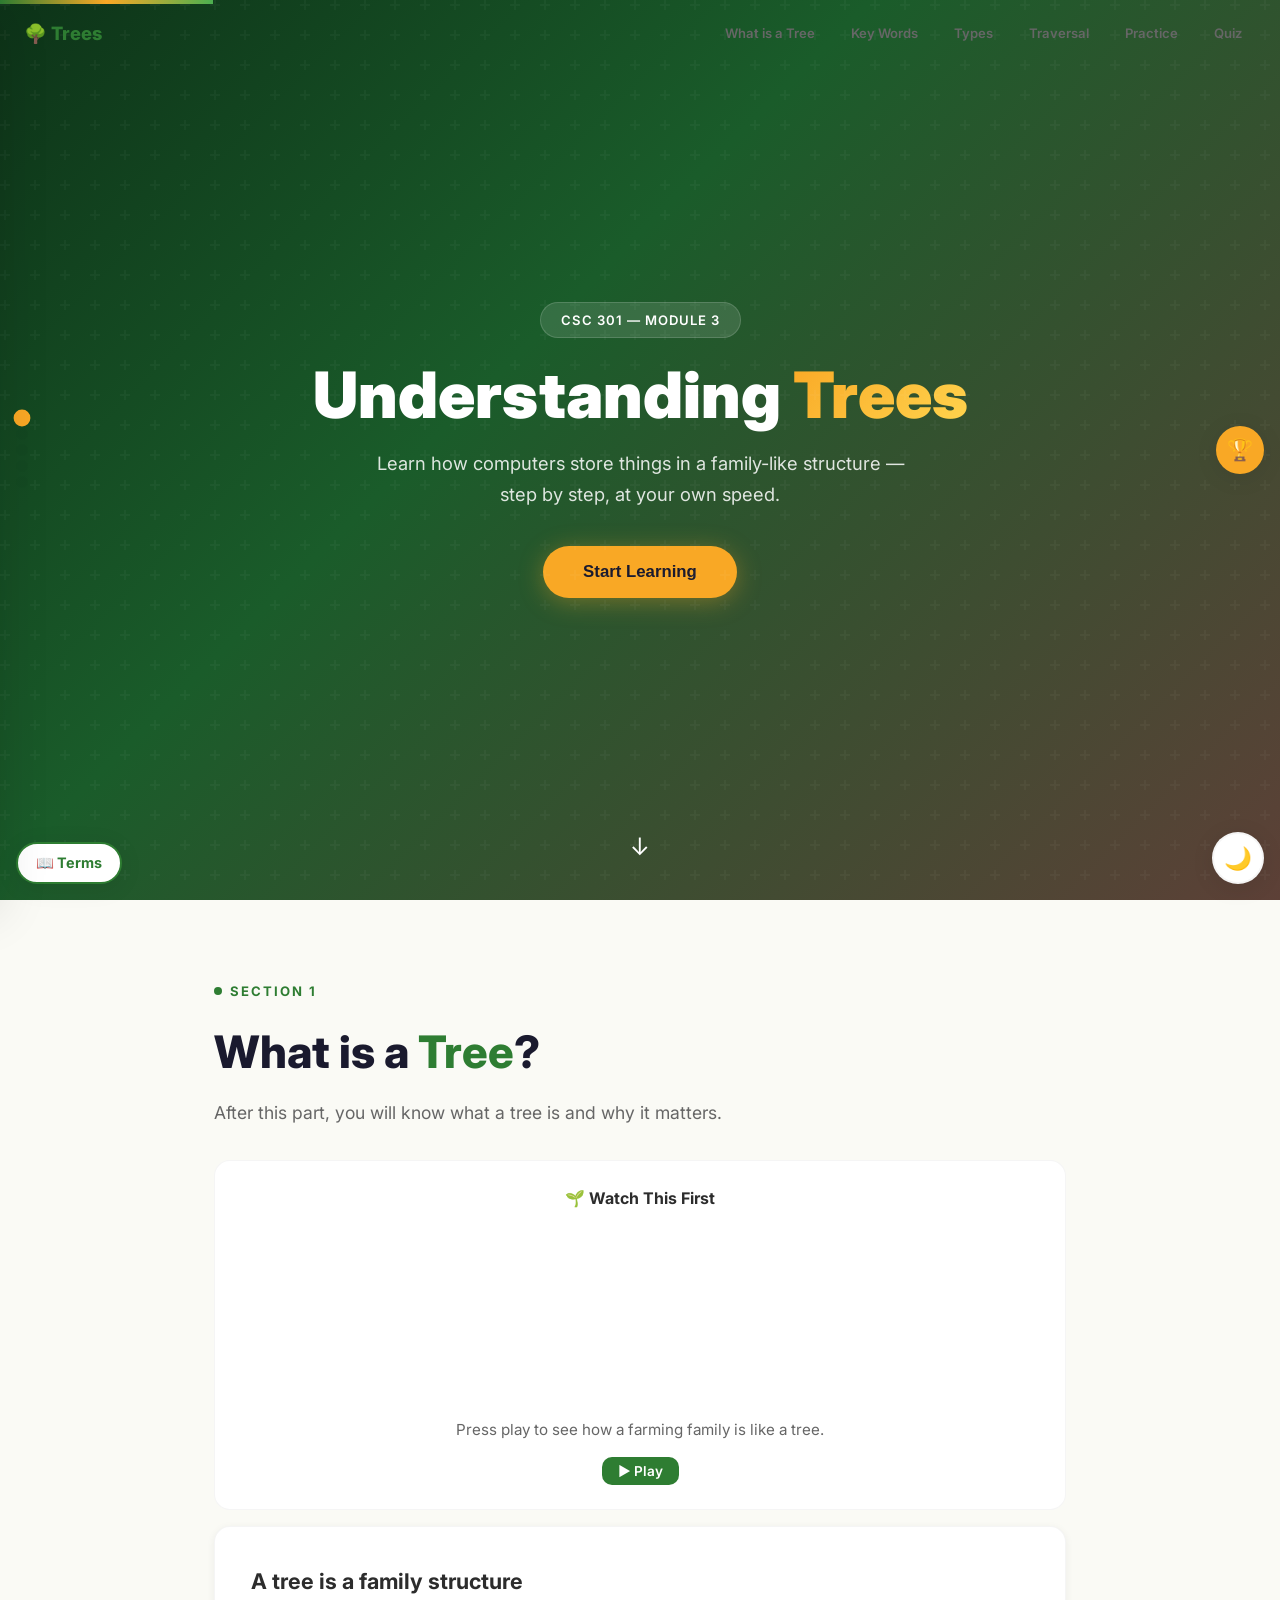
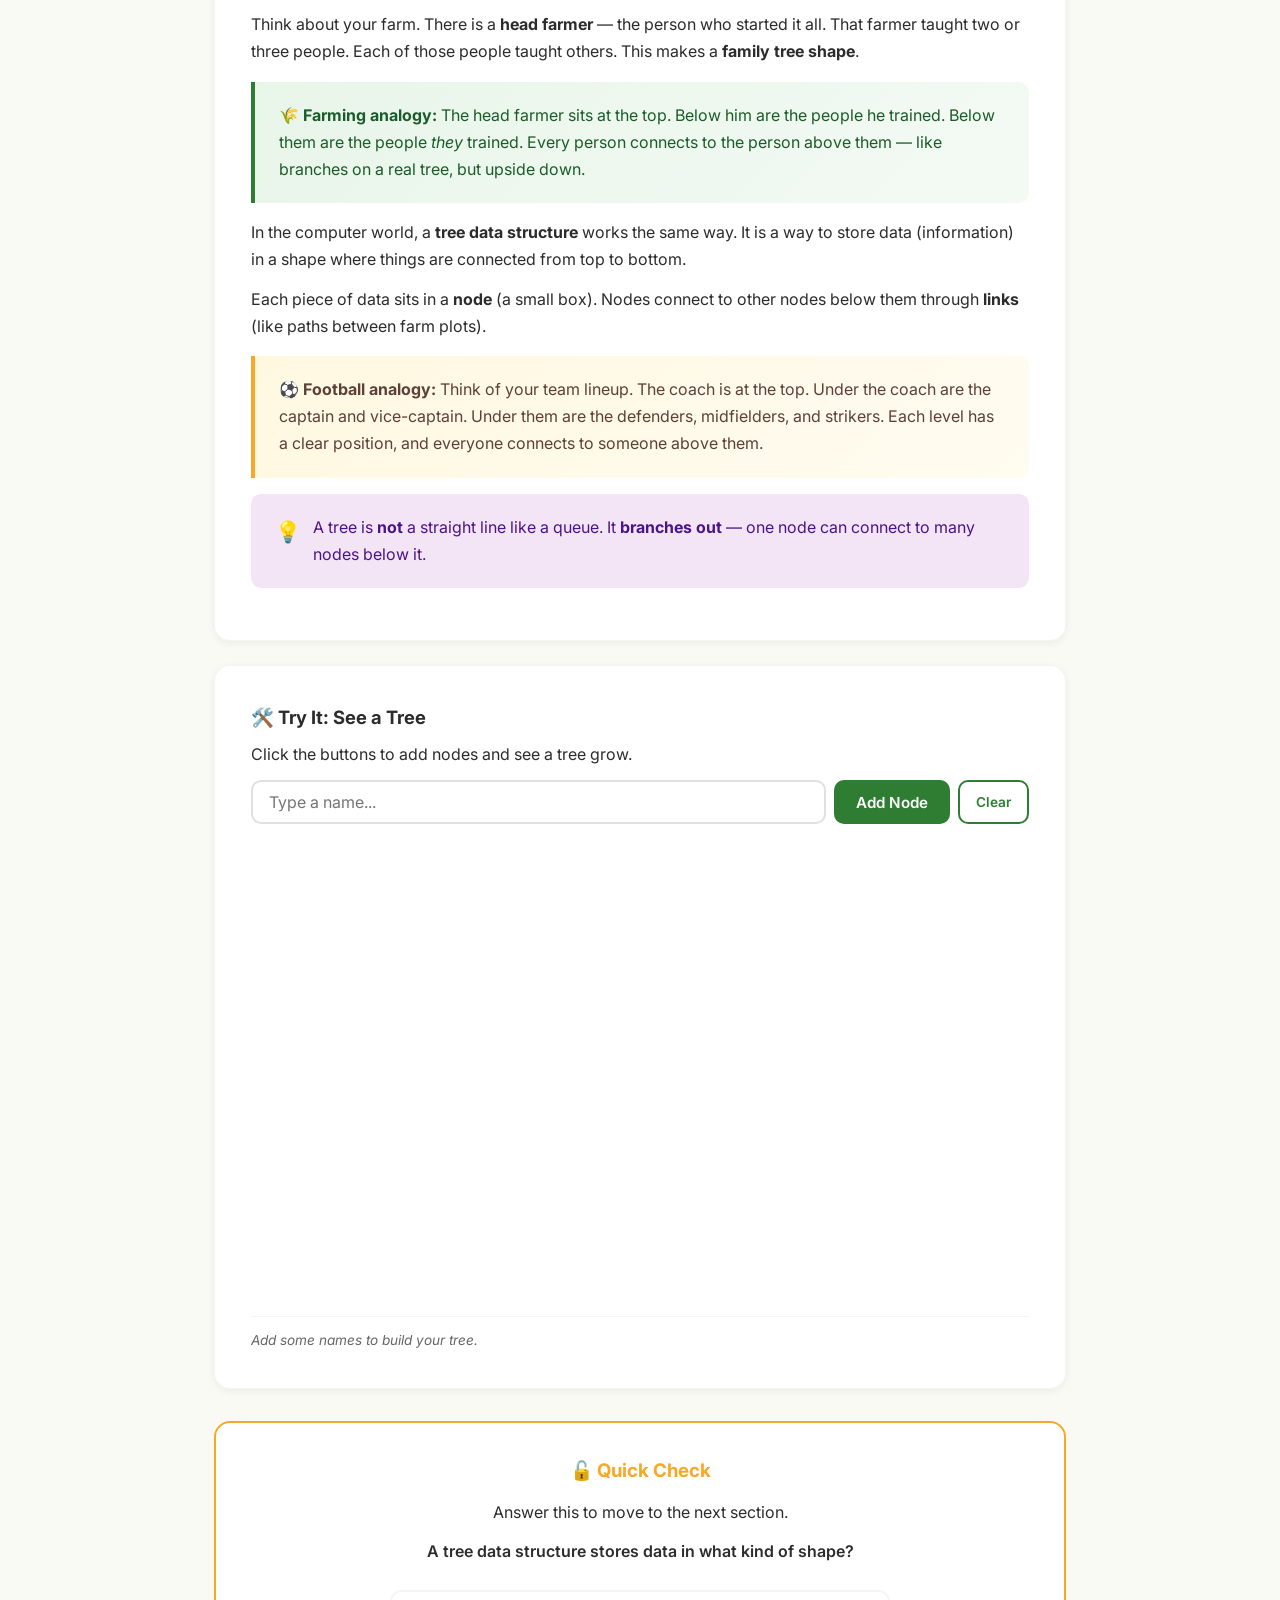
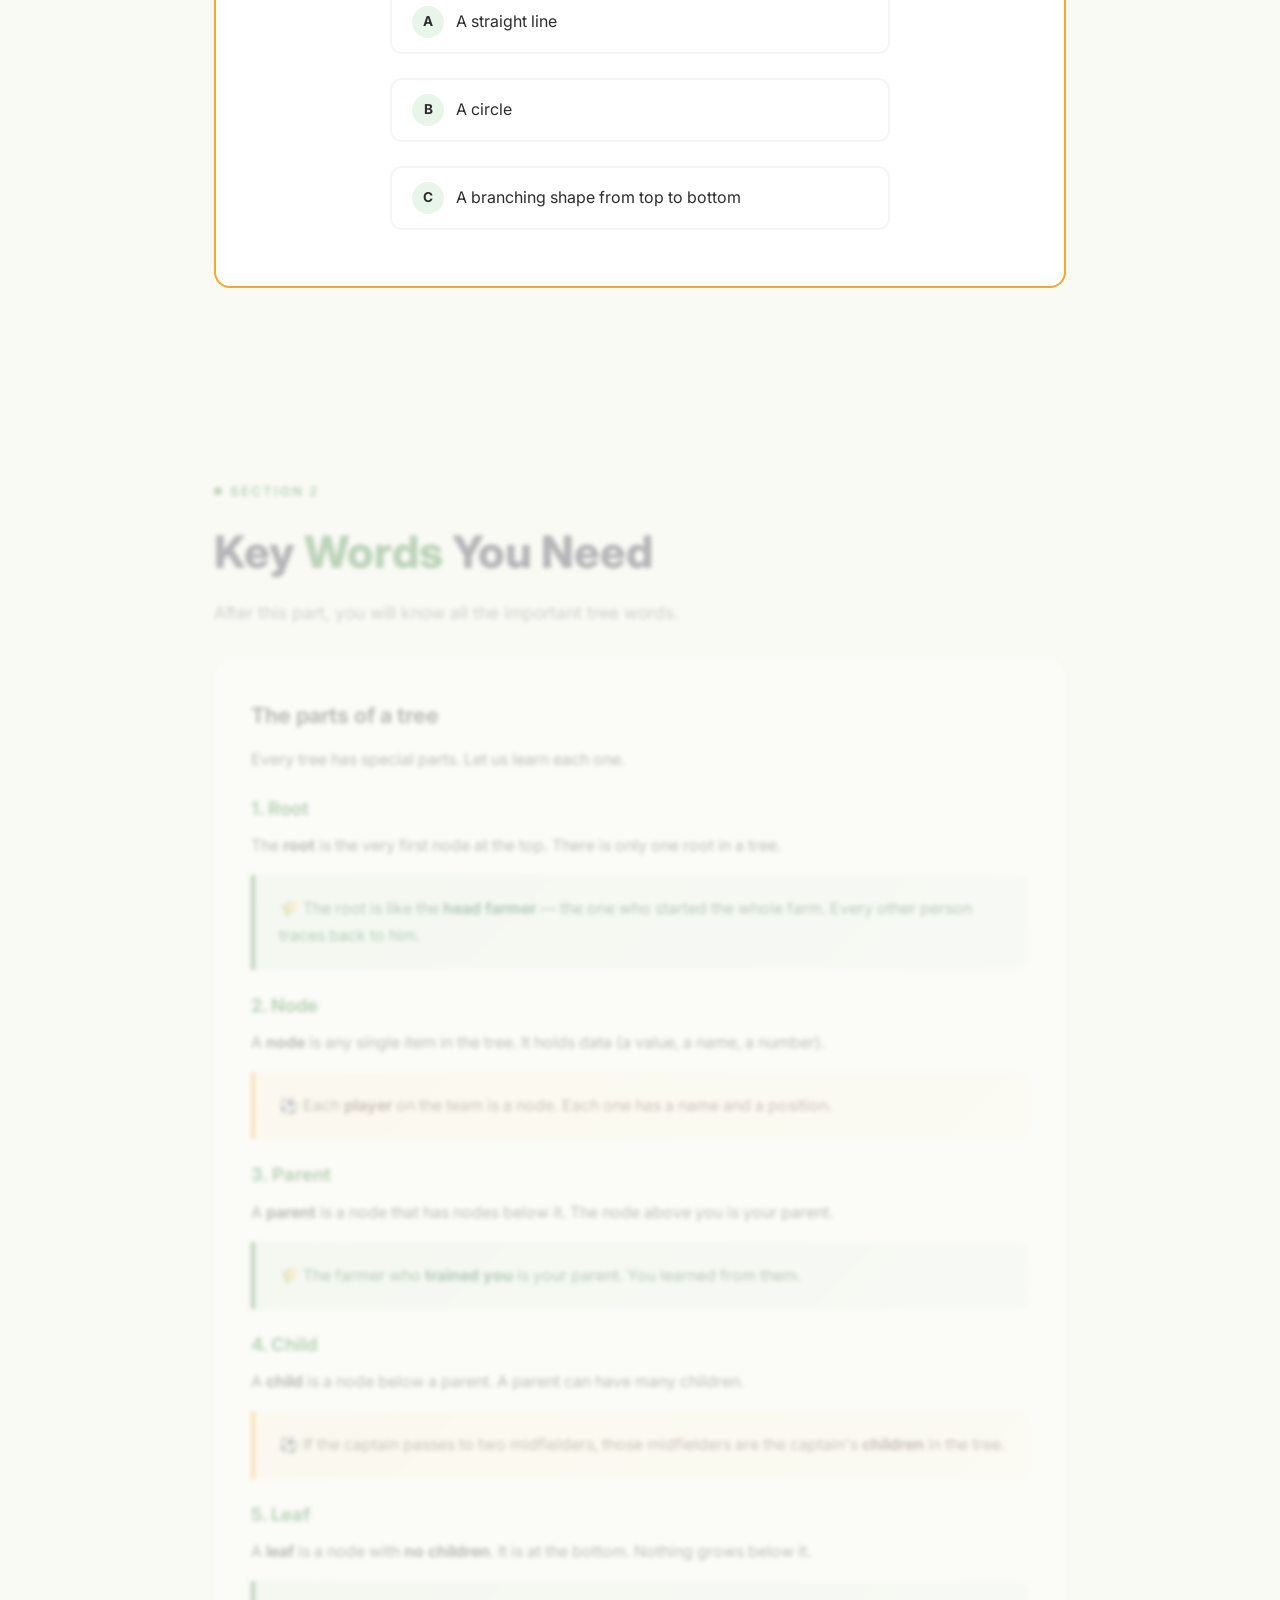
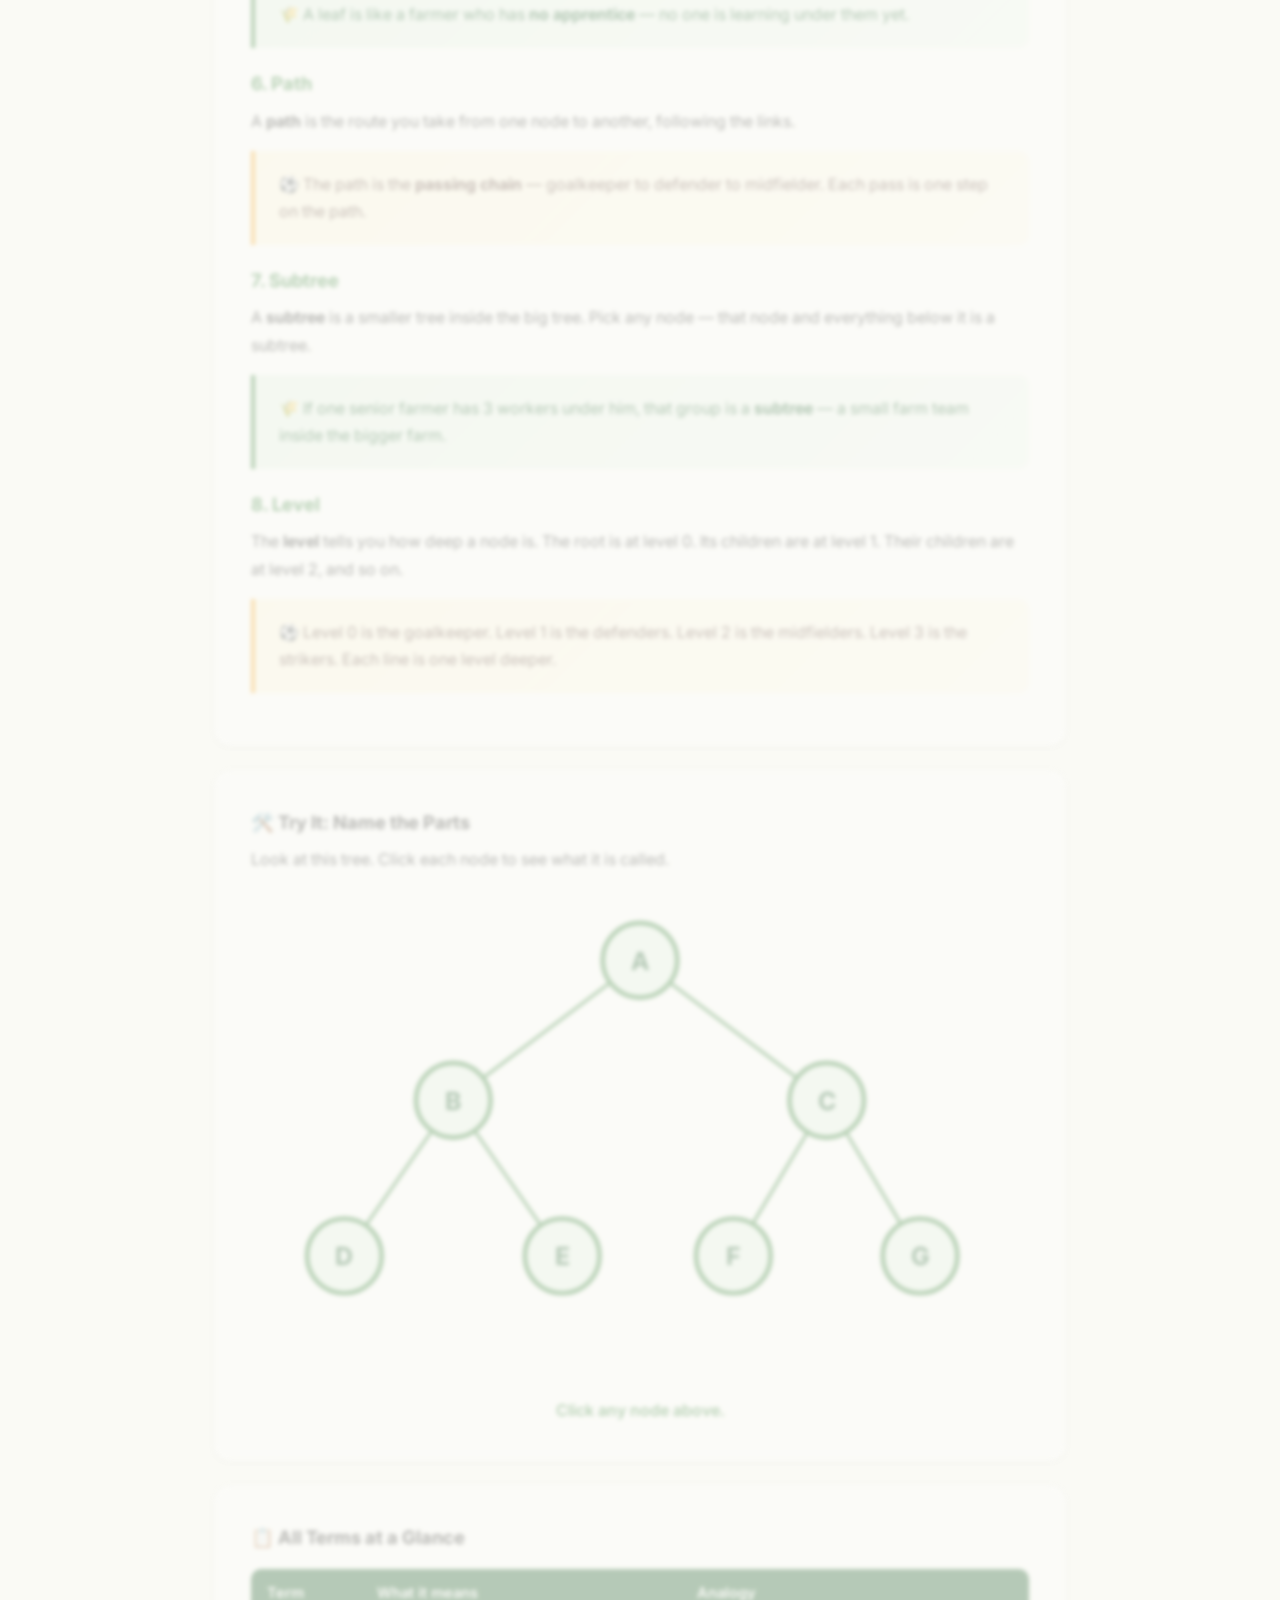
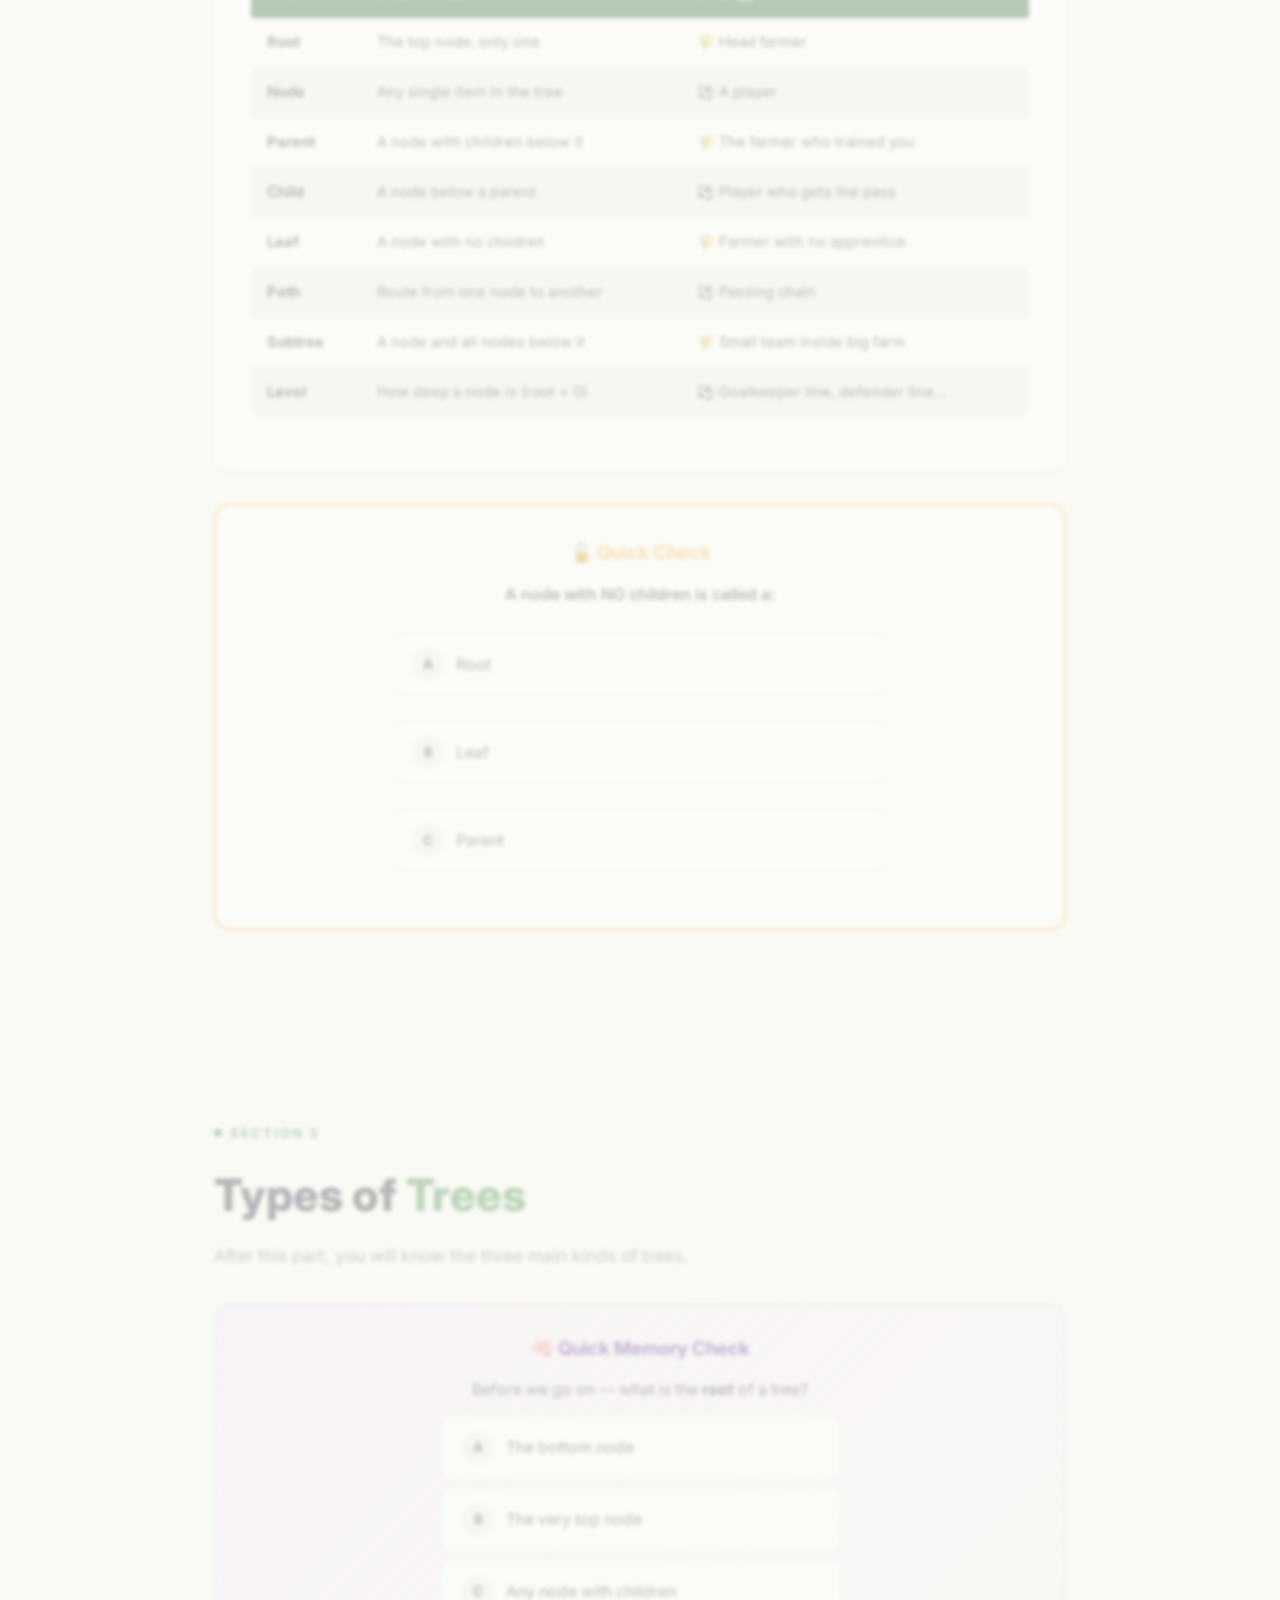
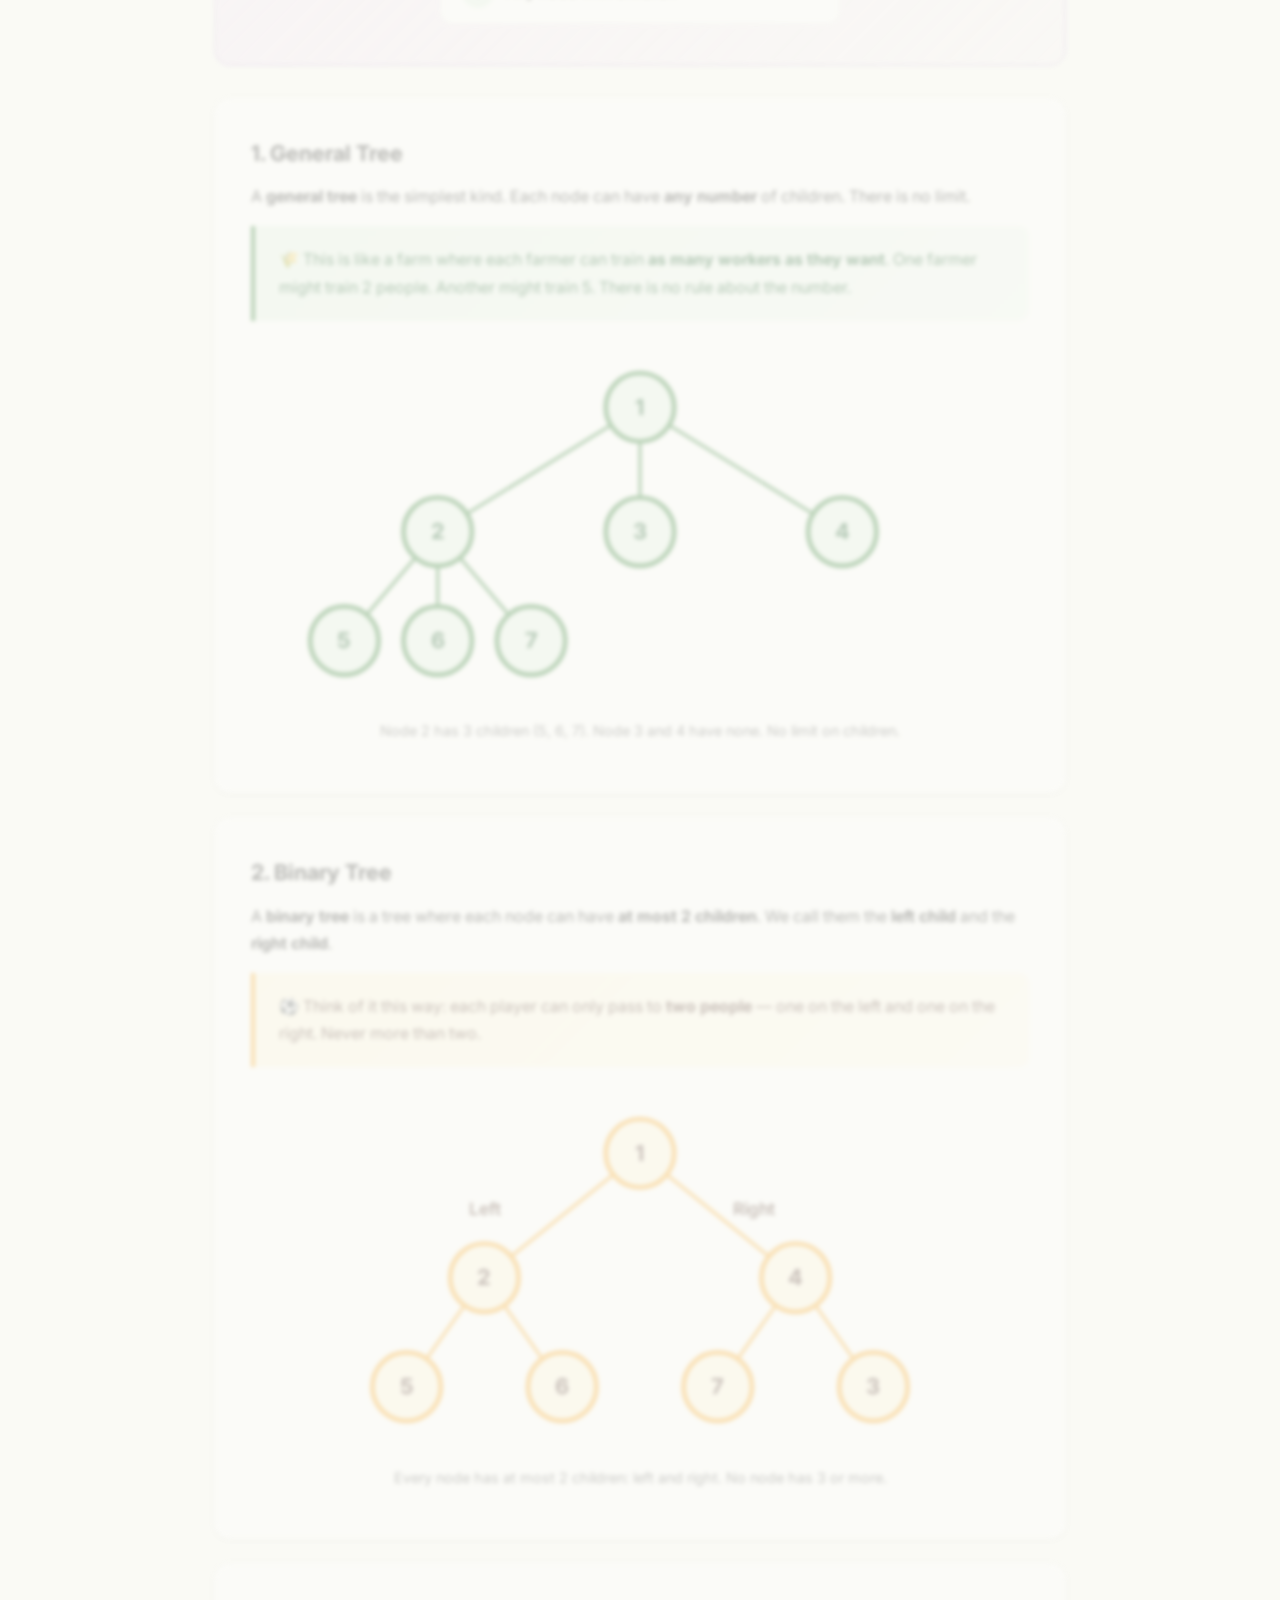
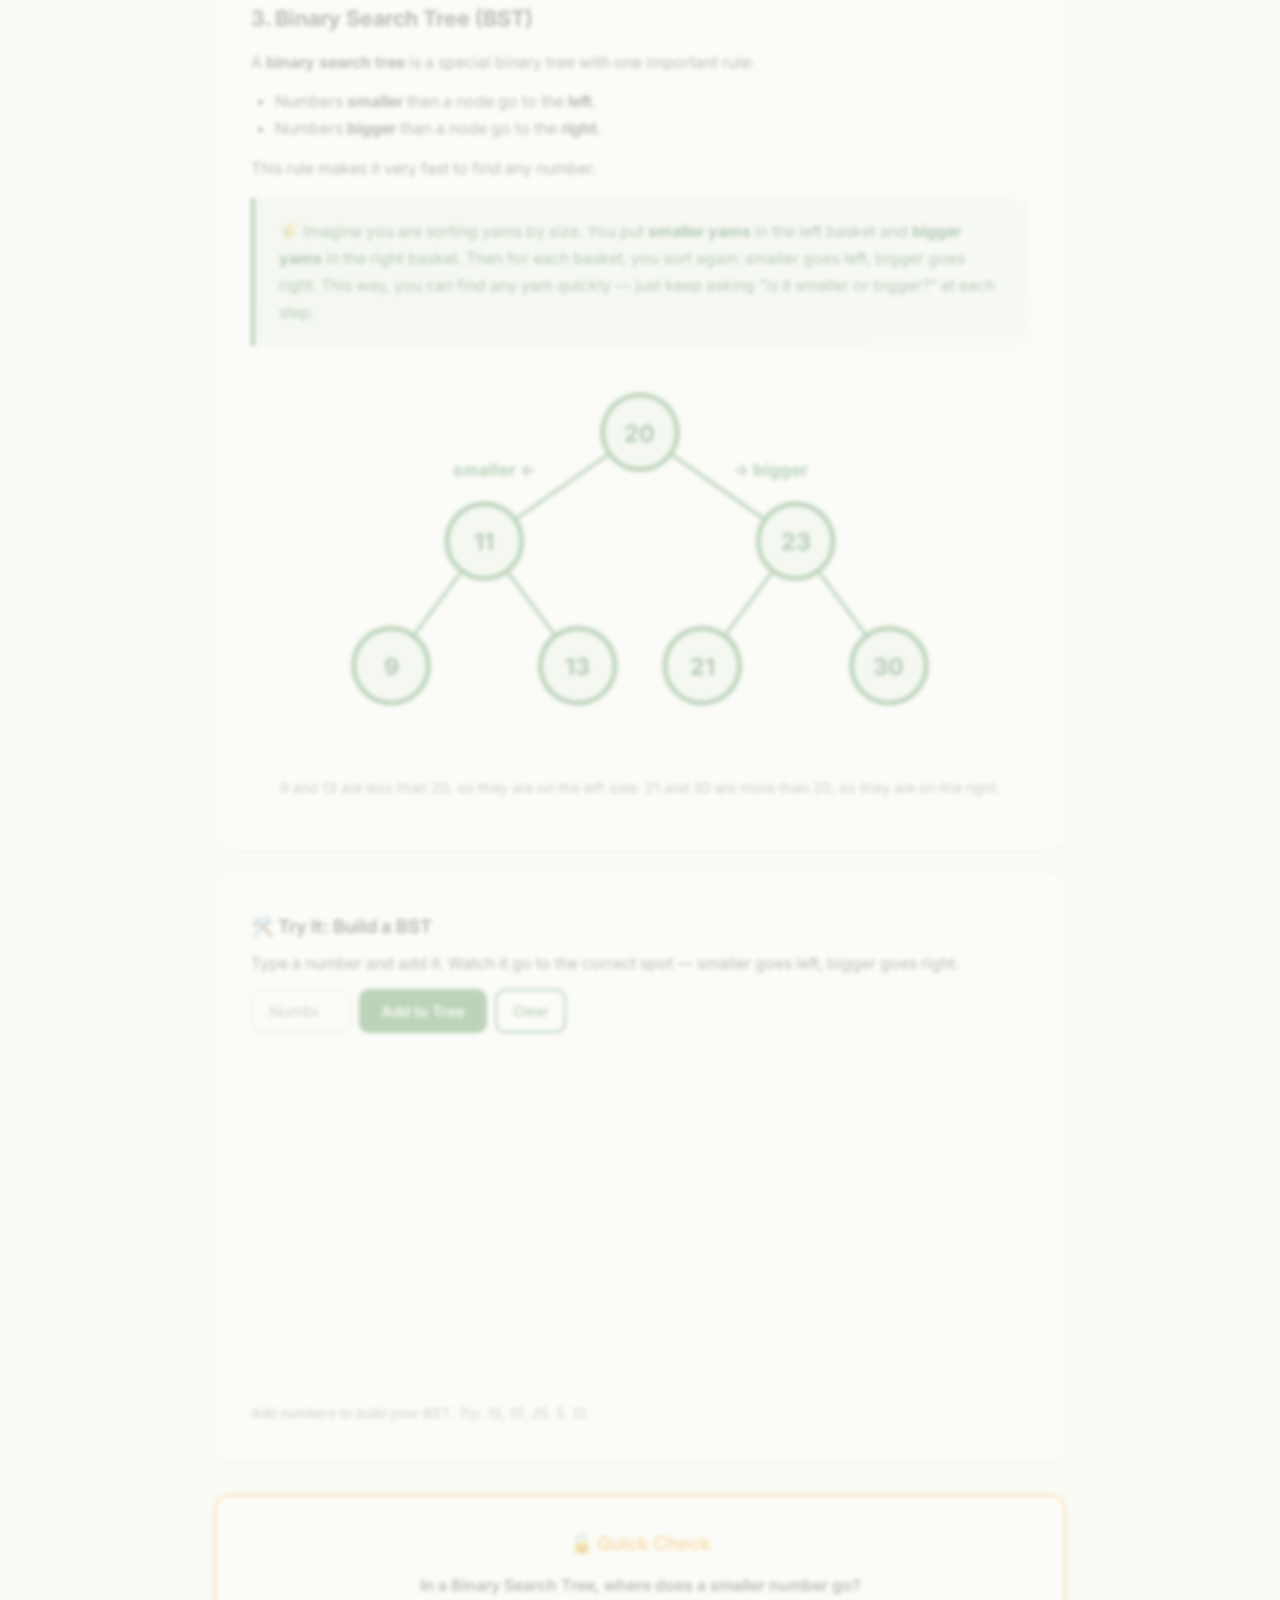
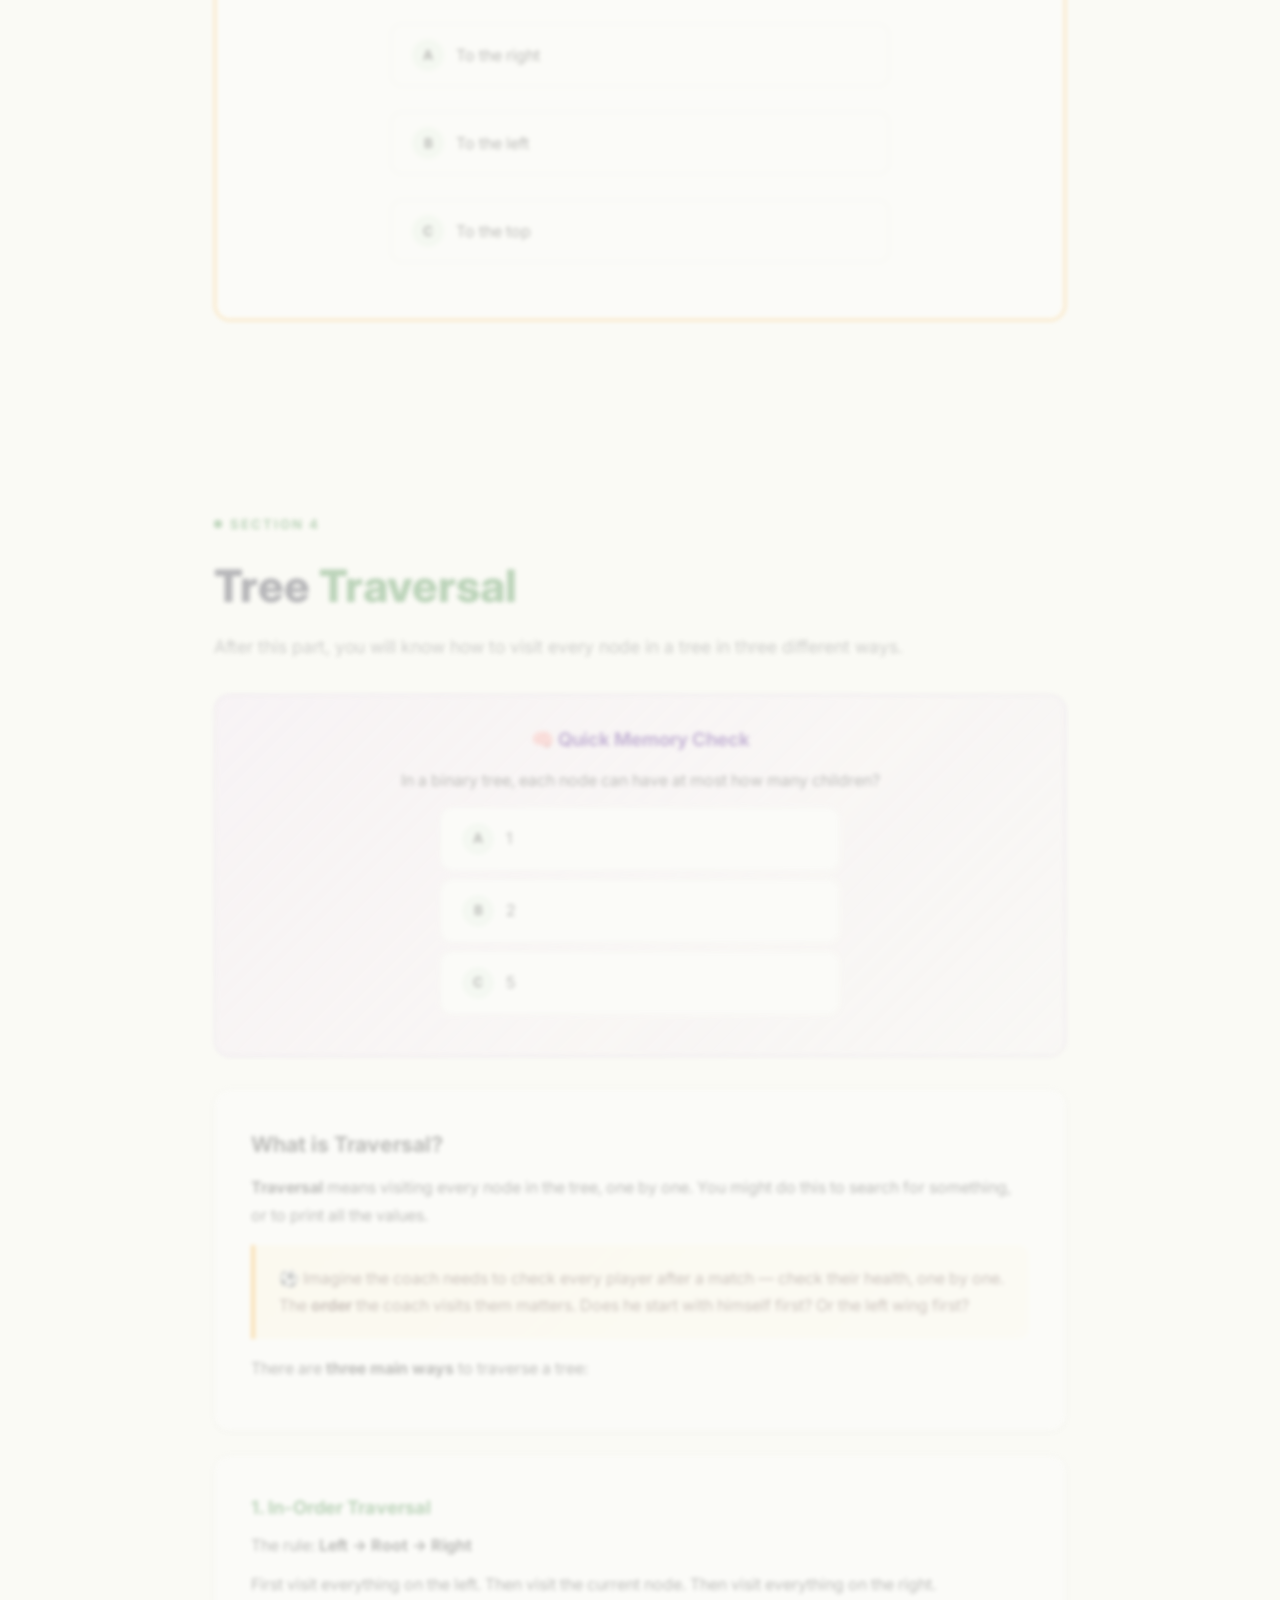
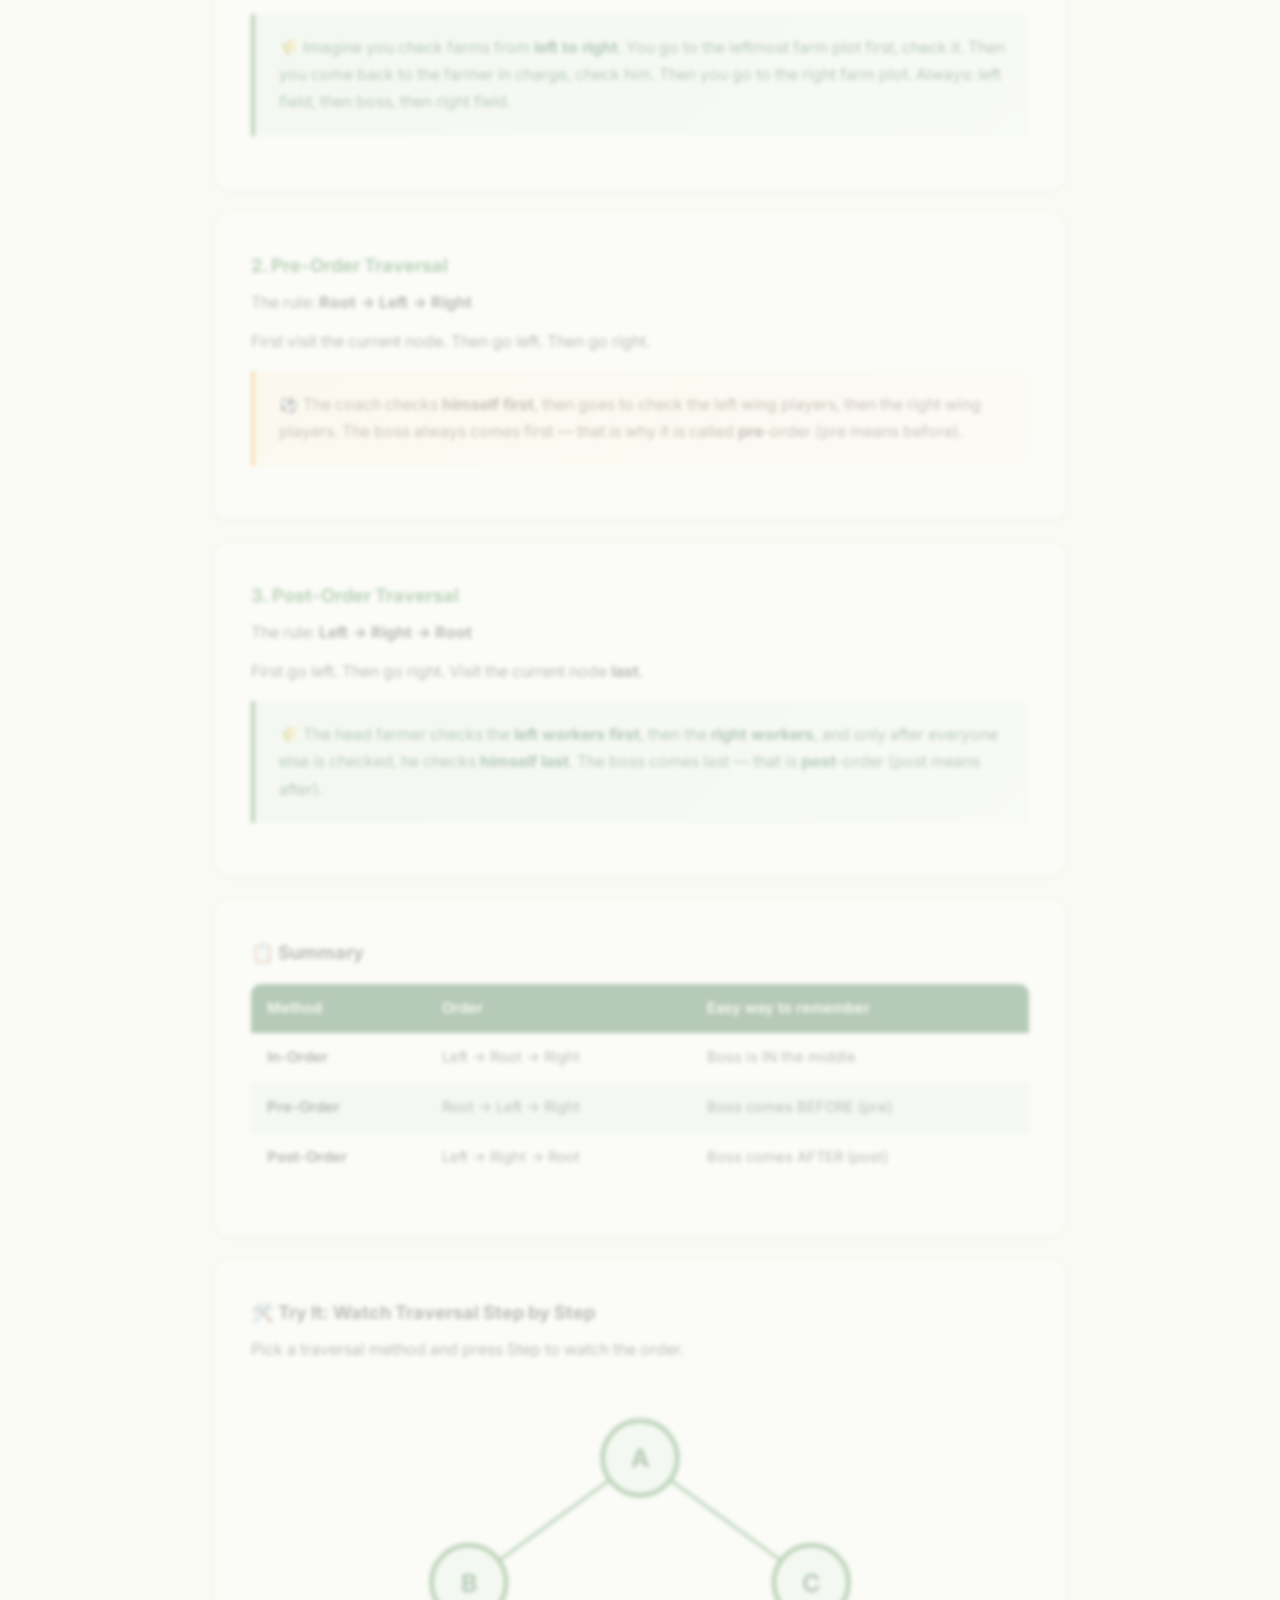
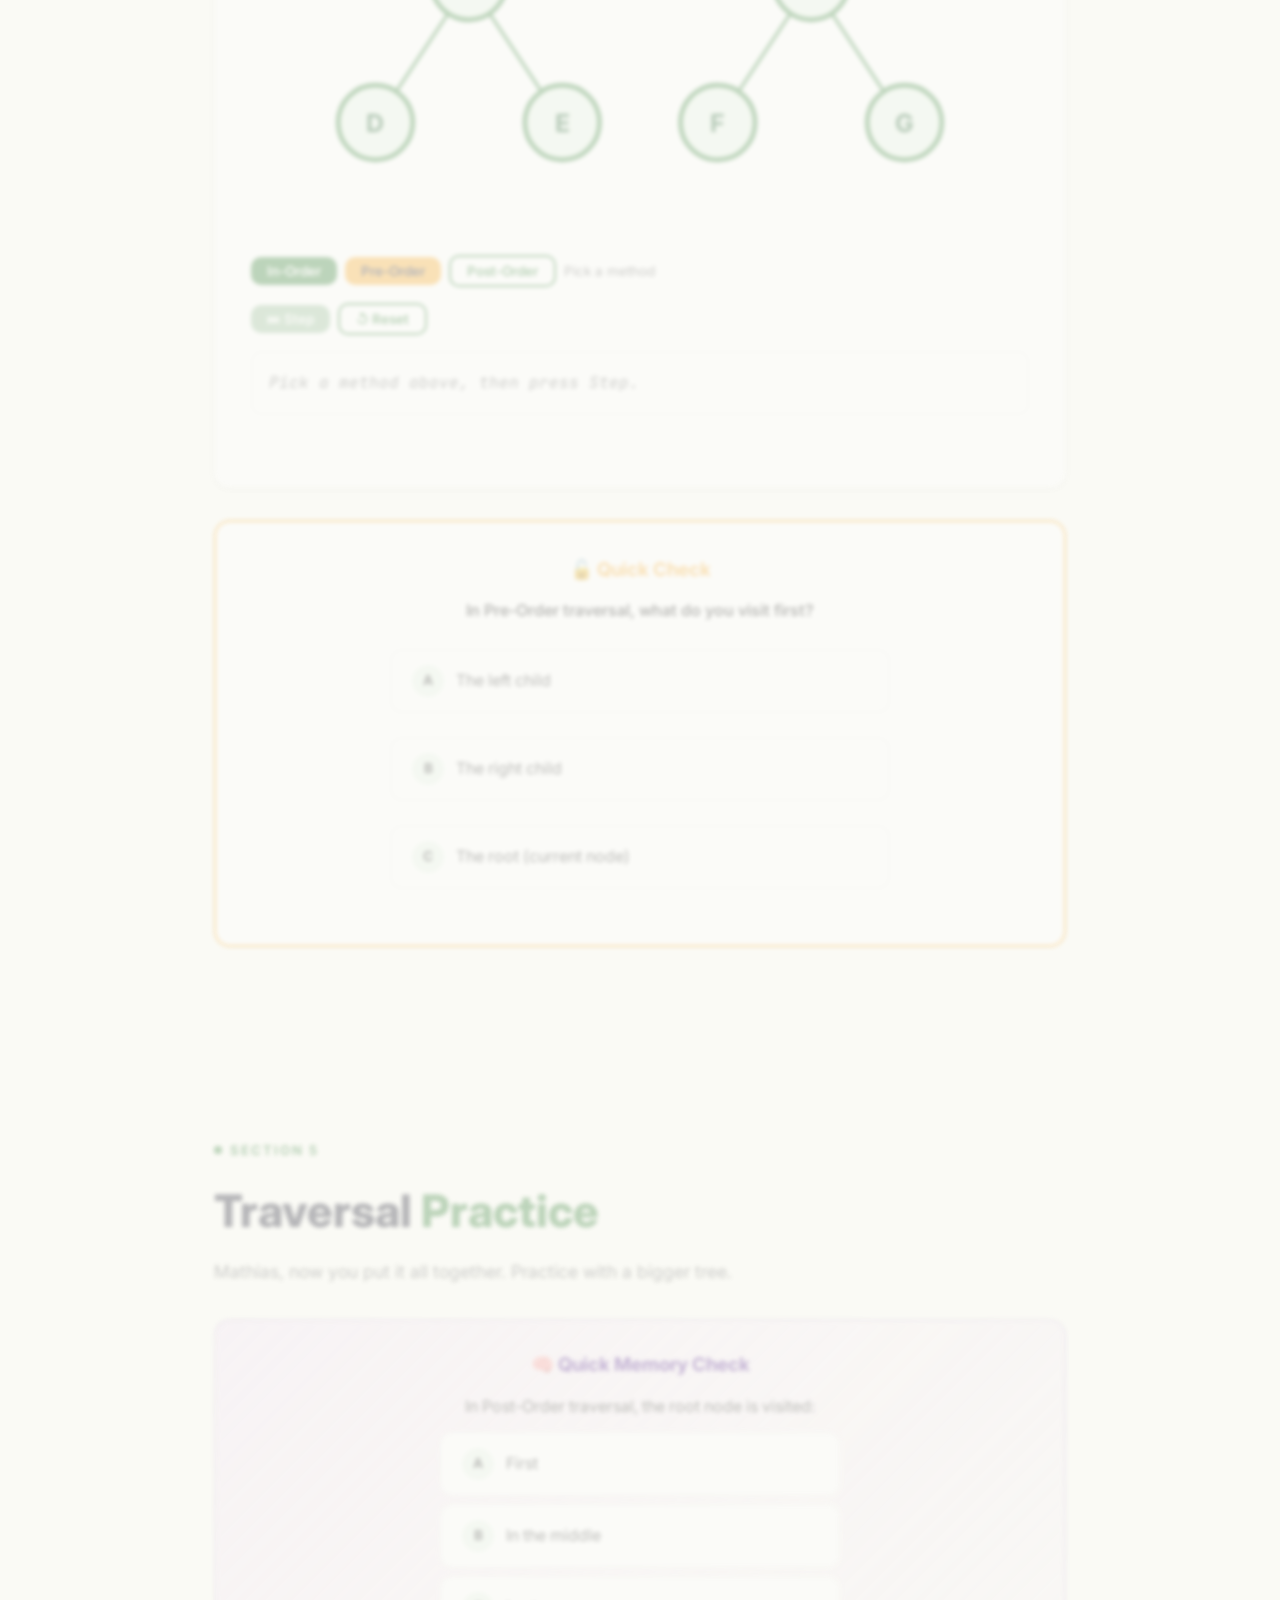
<file: lessons/TRAIN-cos301mod3/index.html>
<!DOCTYPE html>
<html lang="en">
<head>
<meta charset="UTF-8">
<meta name="viewport" content="width=device-width, initial-scale=1.0">
<title>Trees — Learn with Mathias</title>
<style>
@import url('https://fonts.googleapis.com/css2?family=Inter:wght@400;500;600;700;800;900&family=JetBrains+Mono:wght@400;500;600&display=swap');
*,*::before,*::after{box-sizing:border-box;margin:0;padding:0}
:root{
--green-dark:#1a5c2a;--green-main:#2E7D32;--green-light:#4CAF50;--green-pale:#E8F5E9;
--gold:#F9A825;--gold-light:#FFF8E1;
--earth-brown:#5D4037;--earth-light:#8D6E63;
--cream:#FAFAF5;--white:#FFFFFF;--dark:#1a1a2e;
--text:#2c2c2c;--text-light:#666;
--success:#2E7D32;--error:#EF5350;--error-dark:#C62828;--error-bg:#FFEBEE;
--info-bg:#F3E5F5;--info-text:#4A148C;
--shadow-sm:0 2px 8px rgba(0,0,0,0.06);--shadow:0 4px 24px rgba(0,0,0,0.08);--shadow-lg:0 12px 48px rgba(0,0,0,0.12);
--radius:16px;--radius-sm:10px;--radius-xs:8px;--radius-full:50px;
--surface:var(--white);--page-bg:var(--cream);--border-c:rgba(0,0,0,0.04);
}
body{font-family:'Inter',sans-serif;color:var(--text);background:var(--page-bg);line-height:1.7;overflow-x:hidden;transition:background .3s,color .3s}
body.dark-mode{--page-bg:#0f0f1a;--surface:#1a1a2e;--text:#d4d4d4;--text-light:#999;--green-pale:rgba(76,175,80,0.08);--gold-light:rgba(249,168,37,0.08);--border-c:rgba(255,255,255,0.06);--cream:#0f0f1a;--white:#1a1a2e;--dark:#e8e8e8;--info-bg:rgba(243,229,245,0.08);--info-text:#CE93D8;--error-bg:rgba(239,83,80,0.1);--shadow-sm:0 2px 8px rgba(0,0,0,0.3);--shadow:0 4px 24px rgba(0,0,0,0.35);--shadow-lg:0 12px 48px rgba(0,0,0,0.4)}

/* Progress Bar */
#progressBar{position:fixed;top:0;left:0;height:4px;background:linear-gradient(90deg,var(--green-main),var(--gold),var(--green-light));z-index:10000;transition:width .3s ease;width:0}

/* Nav */
.nav{position:fixed;top:4px;left:0;right:0;z-index:9999;padding:12px 24px;display:flex;align-items:center;justify-content:space-between;transition:all .3s}
.nav.scrolled{background:rgba(255,255,255,0.85);backdrop-filter:blur(16px);box-shadow:var(--shadow-sm)}
body.dark-mode .nav.scrolled{background:rgba(15,15,26,0.85)}
.nav-logo{font-weight:800;font-size:1.15rem;color:var(--green-main)}
.nav-links{display:flex;gap:8px;flex-wrap:wrap}
.nav-links a{font-size:.82rem;font-weight:600;color:var(--text-light);text-decoration:none;padding:6px 14px;border-radius:var(--radius-full);transition:all .2s}
.nav-links a:hover,.nav-links a.active{background:var(--green-pale);color:var(--green-main)}

/* Hero */
.hero{min-height:100vh;display:flex;flex-direction:column;align-items:center;justify-content:center;text-align:center;background:linear-gradient(135deg,#0d3318 0%,var(--green-dark) 40%,var(--earth-brown) 100%);color:#fff;padding:40px 24px;position:relative;overflow:hidden}
.hero::before{content:'';position:absolute;inset:0;background:url("data:image/svg+xml,%3Csvg width='60' height='60' viewBox='0 0 60 60' xmlns='http://www.w3.org/2000/svg'%3E%3Cg fill='none' fill-rule='evenodd'%3E%3Cg fill='%23ffffff' fill-opacity='0.03'%3E%3Cpath d='M36 34v-4h-2v4h-4v2h4v4h2v-4h4v-2h-4zm0-30V0h-2v4h-4v2h4v4h2V6h4V4h-4zM6 34v-4H4v4H0v2h4v4h2v-4h4v-2H6zM6 4V0H4v4H0v2h4v4h2V6h4V4H6z'/%3E%3C/g%3E%3C/g%3E%3C/svg%3E")}
.hero-badge{display:inline-block;padding:6px 20px;border-radius:var(--radius-full);background:rgba(255,255,255,0.12);font-size:.82rem;font-weight:600;letter-spacing:1px;margin-bottom:20px;border:1px solid rgba(255,255,255,0.15)}
.hero h1{font-size:clamp(2.5rem,6vw,4rem);font-weight:900;line-height:1.15;margin-bottom:16px}
.hero h1 .accent{background:linear-gradient(135deg,var(--gold),#FFD54F);-webkit-background-clip:text;-webkit-text-fill-color:transparent;background-clip:text}
.hero p{font-size:1.15rem;opacity:.85;max-width:560px;margin-bottom:36px}
.hero-btn{display:inline-block;padding:16px 40px;border-radius:var(--radius-full);background:var(--gold);color:var(--dark);font-weight:700;font-size:1.05rem;text-decoration:none;border:none;cursor:pointer;box-shadow:0 4px 24px rgba(249,168,37,0.35);transition:all .3s}
.hero-btn:hover{transform:translateY(-3px);box-shadow:0 8px 32px rgba(249,168,37,0.45)}
.hero-btn:active{transform:scale(.96)}
.scroll-hint{position:absolute;bottom:32px;animation:bounce 2s infinite}
@keyframes bounce{0%,100%{transform:translateY(0)}50%{transform:translateY(-12px)}}

/* Sections */
.section{padding:80px 24px;max-width:900px;margin:0 auto;opacity:0;transform:translateY(30px);transition:all .6s ease}
.section.visible{opacity:1;transform:translateY(0)}
.section.locked{pointer-events:none;filter:blur(2px);opacity:.3}
.section-label{text-transform:uppercase;font-size:.82rem;font-weight:700;letter-spacing:2px;color:var(--green-main);margin-bottom:12px;display:flex;align-items:center;gap:8px}
.section-label::before{content:'';width:8px;height:8px;border-radius:50%;background:var(--green-main)}
.section h2{font-size:clamp(2rem,4vw,2.8rem);font-weight:800;margin-bottom:8px;color:var(--dark)}
body.dark-mode .section h2{color:#e8e8e8}
.section h2 .hl{color:var(--green-main)}
body.dark-mode .section h2 .hl{color:#66BB6A}
.section-intro{font-size:1.1rem;color:var(--text-light);margin-bottom:32px}

/* Cards */
.card{background:var(--surface);border-radius:var(--radius);padding:36px;box-shadow:var(--shadow-sm);border:1px solid var(--border-c);margin-bottom:24px;transition:all .3s}
.card:hover{box-shadow:var(--shadow);transform:translateY(-2px)}
.card h3{font-size:1.35rem;font-weight:700;margin-bottom:12px}
.card h4{font-size:1.15rem;font-weight:700;margin-bottom:8px}
.card p{margin-bottom:12px}

/* Analogy Boxes */
.farm-box{background:linear-gradient(135deg,var(--green-pale),rgba(232,245,233,0.5));border-left:4px solid var(--green-main);padding:20px 24px;border-radius:0 var(--radius-sm) var(--radius-sm) 0;margin:16px 0;color:var(--green-dark)}
body.dark-mode .farm-box{background:rgba(76,175,80,0.08);color:#81C784}
.football-box{background:linear-gradient(135deg,var(--gold-light),rgba(255,248,225,0.5));border-left:4px solid var(--gold);padding:20px 24px;border-radius:0 var(--radius-sm) var(--radius-sm) 0;margin:16px 0;color:var(--earth-brown)}
body.dark-mode .football-box{background:rgba(249,168,37,0.08);color:#FFB74D}
.info-box{background:var(--info-bg);padding:20px 24px;border-radius:var(--radius-sm);margin:16px 0;display:flex;gap:12px;align-items:flex-start;color:var(--info-text)}

/* Buttons */
.btn{padding:10px 22px;border-radius:var(--radius-sm);font-weight:600;font-size:.95rem;border:none;cursor:pointer;transition:all .2s;font-family:inherit;display:inline-flex;align-items:center;gap:8px}
.btn:active{transform:scale(.96)}
.btn-green{background:var(--green-main);color:#fff}
.btn-green:hover{background:var(--green-dark)}
.btn-gold{background:var(--gold);color:var(--dark)}
.btn-gold:hover{background:#F57F17}
.btn-red{background:var(--error);color:#fff}
.btn-red:hover{background:var(--error-dark)}
.btn-outline{background:transparent;border:2px solid var(--green-main);color:var(--green-main)}
.btn-outline:hover{background:var(--green-pale)}
.btn:disabled{opacity:.5;cursor:not-allowed;transform:none}
.btn-sm{padding:6px 16px;font-size:.85rem}

/* Interactive Tree Visuals */
.tree-canvas{position:relative;min-height:300px;background:var(--surface);border-radius:var(--radius);border:2px dashed var(--border-c);margin:16px 0;overflow:auto;padding:20px}
.tree-node{position:absolute;width:48px;height:48px;border-radius:50%;display:flex;align-items:center;justify-content:center;font-weight:700;font-size:1rem;transition:all .4s ease;z-index:2;border:3px solid var(--green-main);background:var(--green-pale);color:var(--green-dark);cursor:pointer}
body.dark-mode .tree-node{background:rgba(76,175,80,0.15);color:#81C784}
.tree-node.highlight{background:var(--gold);border-color:var(--gold);color:var(--dark);transform:scale(1.2);box-shadow:0 0 20px rgba(249,168,37,0.5)}
.tree-node.visited{background:var(--green-main);color:#fff}
.tree-edge{position:absolute;z-index:1;background:var(--green-main);height:2px;transform-origin:left center}

/* Traversal Controls */
.traversal-controls{display:flex;gap:8px;flex-wrap:wrap;margin:16px 0;align-items:center}
.step-counter{font-size:.92rem;font-weight:600;color:var(--text-light);margin-left:auto}
.traversal-output{background:var(--surface);border:2px solid var(--border-c);border-radius:var(--radius-sm);padding:16px;margin:12px 0;min-height:48px;font-family:'JetBrains Mono',monospace;font-size:1rem;display:flex;flex-wrap:wrap;gap:4px;align-items:center}
.traversal-output .t-node{padding:4px 12px;border-radius:var(--radius-xs);background:var(--green-pale);font-weight:600;transition:all .3s}
.traversal-output .t-node.active{background:var(--gold);color:var(--dark)}
.traversal-output .t-arrow{color:var(--text-light);font-weight:700}

/* Quiz */
.quiz-option{border:2px solid var(--border-c);border-radius:12px;padding:14px 20px;margin:8px 0;cursor:pointer;display:flex;align-items:center;gap:12px;transition:all .2s;background:var(--surface)}
.quiz-option:hover{border-color:var(--green-light);background:var(--green-pale)}
.quiz-option.selected{border-color:var(--green-main);background:var(--green-pale)}
.quiz-option.correct{border-color:var(--success);background:var(--green-pale)}
.quiz-option.wrong{border-color:var(--error);background:var(--error-bg)}
.quiz-option .letter{width:32px;height:32px;border-radius:50%;background:var(--green-pale);display:flex;align-items:center;justify-content:center;font-weight:700;font-size:.85rem;flex-shrink:0}
.quiz-option.correct .letter{background:var(--success);color:#fff}
.quiz-option.wrong .letter{background:var(--error);color:#fff}
.quiz-feedback{padding:16px;border-radius:12px;margin:12px 0;font-weight:500}
.quiz-feedback.correct{background:var(--green-pale);color:var(--green-dark)}
.quiz-feedback.wrong{background:var(--error-bg);color:var(--error-dark)}
body.dark-mode .quiz-feedback.correct{color:#81C784}
body.dark-mode .quiz-feedback.wrong{color:#EF9A9A}
.quiz-progress{display:flex;gap:6px;margin-bottom:20px}
.quiz-dot{width:12px;height:12px;border-radius:50%;background:var(--border-c);transition:all .3s}
.quiz-dot.current{background:var(--gold);transform:scale(1.3)}
.quiz-dot.done{background:var(--green-main)}
.quiz-dot.wrong-dot{background:var(--error)}

/* Gate */
.gate{background:var(--surface);border:2px solid var(--gold);border-radius:var(--radius);padding:32px;text-align:center;margin:32px 0}
.gate h3{color:var(--gold);margin-bottom:12px}
.gate .gate-options{display:flex;flex-direction:column;gap:8px;max-width:500px;margin:16px auto}

/* Sandbox */
.sandbox{background:var(--surface);border-radius:var(--radius);padding:24px;border:1px solid var(--border-c);margin:16px 0}
.sandbox-input{display:flex;gap:8px;margin-bottom:16px;flex-wrap:wrap}
.sandbox-input input{padding:10px 16px;border:2px solid #e0e0e0;border-radius:var(--radius-sm);font-family:inherit;font-size:1rem;flex:1;min-width:120px;background:var(--surface);color:var(--text);transition:border .2s}
body.dark-mode .sandbox-input input{border-color:#333}
.sandbox-input input:focus{outline:none;border-color:var(--green-main)}
.sandbox-log{max-height:150px;overflow-y:auto;font-size:.85rem;color:var(--text-light);border-top:1px solid var(--border-c);padding-top:12px;margin-top:12px}
.sandbox-log div{padding:4px 0;border-bottom:1px solid var(--border-c)}

/* Comparison Dark Section */
.comparison-section{background:linear-gradient(135deg,#0d3318,var(--green-dark),var(--earth-brown));color:#fff;padding:80px 24px;margin:40px 0}
.comparison-section h2{color:#fff;text-align:center;margin-bottom:40px}
.comparison-grid{display:grid;grid-template-columns:repeat(auto-fit,minmax(260px,1fr));gap:24px;max-width:900px;margin:0 auto}
.comparison-card{background:rgba(255,255,255,0.08);border-radius:var(--radius);padding:28px;border:1px solid rgba(255,255,255,0.1);backdrop-filter:blur(8px)}
.comparison-card h3{color:var(--gold);margin-bottom:12px}
.comparison-card p{color:rgba(255,255,255,0.8);font-size:.95rem}

/* Drag Drop */
.drag-zone{min-height:60px;border:2px dashed var(--green-light);border-radius:var(--radius-sm);padding:12px;display:flex;gap:8px;flex-wrap:wrap;align-items:center;transition:all .2s;margin:8px 0}
.drag-zone.over{border-color:var(--gold);background:var(--gold-light)}
.drag-item{padding:8px 16px;border-radius:var(--radius-xs);background:var(--green-main);color:#fff;font-weight:600;cursor:grab;transition:all .2s;user-select:none;touch-action:none}
.drag-item:active{cursor:grabbing;transform:scale(1.05)}
.drag-item.placed{background:var(--earth-light);cursor:default}

/* Badges */
.badge-panel{position:fixed;right:16px;top:50%;transform:translateY(-50%);z-index:9998;display:flex;flex-direction:column;gap:8px}
.badge-toggle{width:48px;height:48px;border-radius:50%;background:var(--gold);border:none;cursor:pointer;font-size:1.3rem;box-shadow:var(--shadow);display:flex;align-items:center;justify-content:center;transition:all .3s}
.badge-toggle:hover{transform:scale(1.1)}
.badge-list{position:absolute;right:60px;top:0;background:var(--surface);border-radius:var(--radius);padding:20px;box-shadow:var(--shadow-lg);width:260px;max-height:400px;overflow-y:auto;display:none;border:1px solid var(--border-c)}
.badge-list.open{display:block}
.badge-list h4{margin-bottom:12px;font-size:1rem}
.badge-item{display:flex;align-items:center;gap:10px;padding:8px 0;border-bottom:1px solid var(--border-c);font-size:.85rem}
.badge-item .badge-icon{width:36px;height:36px;border-radius:50%;display:flex;align-items:center;justify-content:center;font-size:1.1rem;flex-shrink:0}
.badge-item.earned .badge-icon{background:var(--gold-light);animation:badgePop .5s ease}
.badge-item.locked .badge-icon{background:var(--border-c);filter:grayscale(1);opacity:.4}
.badge-item .badge-info{flex:1}
.badge-item .badge-info strong{display:block;font-size:.85rem}
.badge-item .badge-info span{font-size:.75rem;color:var(--text-light)}
@keyframes badgePop{0%{transform:scale(0)}60%{transform:scale(1.3)}100%{transform:scale(1)}}

/* Glossary */
.glossary-btn{position:fixed;left:16px;bottom:16px;padding:10px 18px;border-radius:var(--radius-full);background:var(--surface);border:2px solid var(--green-main);color:var(--green-main);font-weight:700;cursor:pointer;z-index:99998;box-shadow:var(--shadow);font-size:.9rem;transition:all .3s;font-family:inherit}
.glossary-btn:hover{background:var(--green-pale)}
.glossary-panel{position:fixed;left:0;top:0;bottom:0;width:320px;background:var(--surface);z-index:100000;box-shadow:var(--shadow-lg);transform:translateX(-100%);transition:transform .3s ease;display:flex;flex-direction:column;overflow:hidden}
.glossary-panel.open{transform:translateX(0)}
.glossary-header{padding:20px;border-bottom:1px solid var(--border-c);display:flex;align-items:center;justify-content:space-between}
.glossary-header h3{font-size:1.1rem}
.glossary-search{padding:12px 20px;border-bottom:1px solid var(--border-c)}
.glossary-search input{width:100%;padding:8px 12px;border:2px solid var(--border-c);border-radius:var(--radius-xs);font-family:inherit;font-size:.9rem;background:var(--surface);color:var(--text)}
.glossary-search input:focus{outline:none;border-color:var(--green-main)}
.glossary-body{flex:1;overflow-y:auto;padding:12px 20px}
.glossary-term{padding:12px 0;border-bottom:1px solid var(--border-c)}
.glossary-term strong{color:var(--green-main);font-size:.95rem}
.glossary-term p{font-size:.85rem;color:var(--text-light);margin-top:4px}
.glossary-close{background:none;border:none;font-size:1.5rem;cursor:pointer;color:var(--text);padding:4px}

/* Dark Toggle */
.dark-toggle{position:fixed;right:16px;bottom:16px;width:52px;height:52px;border-radius:50%;background:var(--surface);border:2px solid var(--border-c);cursor:pointer;font-size:1.4rem;z-index:99999;box-shadow:var(--shadow);display:flex;align-items:center;justify-content:center;transition:all .3s}
.dark-toggle:hover{transform:scale(1.1)}

/* Story Animation */
.story-container{background:var(--surface);border-radius:var(--radius);padding:24px;border:1px solid var(--border-c);margin:16px 0;text-align:center;min-height:200px;position:relative;overflow:hidden}
.story-stage{height:180px;position:relative;margin:12px 0}
.story-text{font-size:.95rem;color:var(--text-light);margin-top:12px;min-height:40px;transition:opacity .3s}

/* Table */
.data-table{width:100%;border-collapse:separate;border-spacing:0;margin:16px 0;font-size:.92rem;overflow:hidden;border-radius:var(--radius-sm)}
.data-table th{background:var(--green-dark);color:#fff;padding:12px 16px;text-align:left;font-weight:600}
.data-table td{padding:12px 16px;border-bottom:1px solid var(--border-c);background:var(--surface)}
.data-table tr:nth-child(even) td{background:var(--green-pale)}
body.dark-mode .data-table tr:nth-child(even) td{background:rgba(76,175,80,0.04)}

/* Stat */
.stat{text-align:center}
.stat .num{font-size:2.5rem;font-weight:900;color:var(--green-main)}
body.dark-mode .stat .num{color:#66BB6A}
.stat .label{font-size:.85rem;font-weight:600;color:var(--text-light)}

/* Code Block */
.code-block{background:#1a1a2e;border-radius:var(--radius-sm);padding:24px;margin:16px 0;overflow-x:auto;font-family:'JetBrains Mono',monospace;font-size:.88rem;line-height:1.8;color:#d4d4d4}
.code-block .kw{color:#C792EA}.code-block .str{color:#C3E88D}.code-block .typ{color:#FFCB6B}.code-block .fn{color:#82AAFF}.code-block .cm{color:#546E7A}.code-block .num{color:#F78C6C}

/* Tree Visual with SVG */
.tree-visual{text-align:center;margin:24px 0;position:relative}
.tree-visual svg{max-width:100%;height:auto}
.tv-node{cursor:pointer;transition:all .3s}
.tv-node circle{transition:all .3s}
.tv-node text{font-family:'Inter',sans-serif;font-weight:700;transition:all .3s}
.tv-node.active circle{fill:var(--gold);stroke:var(--gold)}
.tv-node.active text{fill:#1a1a2e}
.tv-node.done circle{fill:var(--green-main);stroke:var(--green-main)}
.tv-node.done text{fill:#fff}

/* Shake & Pulse */
@keyframes shake{0%,100%{transform:translateX(0)}25%{transform:translateX(-6px)}75%{transform:translateX(6px)}}
@keyframes pulse{0%,100%{box-shadow:0 0 0 0 rgba(46,125,50,0.4)}50%{box-shadow:0 0 0 12px rgba(46,125,50,0)}}
.shake{animation:shake .4s ease}
.pulse{animation:pulse .6s ease}

/* Footer */
.footer{background:var(--dark);color:rgba(255,255,255,0.6);text-align:center;padding:40px 24px;font-size:.85rem}
body.dark-mode .footer{background:#080812}
.footer a{color:var(--gold);text-decoration:none}
.footer a:hover{text-decoration:underline}

/* Responsive */
@media(max-width:768px){
  .nav-links{display:none}
  .section{padding:60px 16px}
  .card{padding:24px}
  .hero h1{font-size:clamp(2rem,8vw,3rem)}
  .comparison-grid{grid-template-columns:1fr}
  .badge-list{right:auto;left:-200px;top:50px}
  .glossary-panel{width:100%}
  .traversal-controls{flex-direction:column;align-items:stretch}
  .step-counter{margin-left:0;text-align:center}
}
.hidden{display:none!important}
.fade-in{opacity:0;transform:translateY(30px);transition:all .6s ease}
.fade-in.visible{opacity:1;transform:translateY(0)}

/* BST Interactive */
.bst-demo{position:relative}
.bst-svg{width:100%;min-height:320px}
.bst-input-row{display:flex;gap:8px;flex-wrap:wrap;margin-bottom:16px}
.bst-input-row input{padding:10px 16px;border:2px solid #e0e0e0;border-radius:var(--radius-sm);font-family:inherit;font-size:1rem;width:100px;background:var(--surface);color:var(--text)}
body.dark-mode .bst-input-row input{border-color:#333}

/* Progress tracker */
.progress-tracker{position:fixed;left:16px;top:50%;transform:translateY(-50%);z-index:9997;display:flex;flex-direction:column;gap:4px}
.pt-dot{width:12px;height:12px;border-radius:50%;background:var(--border-c);transition:all .3s;cursor:pointer;border:2px solid transparent;position:relative}
.pt-dot.done{background:var(--green-main);border-color:var(--green-main)}
.pt-dot.current{background:var(--gold);border-color:var(--gold);transform:scale(1.4)}
.pt-dot.locked{background:var(--border-c);opacity:.4}
.pt-dot::after{content:attr(data-label);position:absolute;left:20px;top:50%;transform:translateY(-50%);white-space:nowrap;font-size:.72rem;font-weight:600;color:var(--text-light);opacity:0;transition:opacity .2s;pointer-events:none}
.pt-dot:hover::after{opacity:1}
@media(max-width:768px){.progress-tracker{display:none}}

/* Spaced recall */
.recall-box{background:linear-gradient(135deg,var(--info-bg),rgba(243,229,245,0.3));border:2px solid rgba(74,20,140,0.15);border-radius:var(--radius);padding:28px;margin:32px 0;text-align:center}
body.dark-mode .recall-box{background:rgba(243,229,245,0.05);border-color:rgba(206,147,216,0.15)}
.recall-box h3{color:var(--info-text);margin-bottom:12px}
</style>
</head>
<body>

<!-- Progress Bar -->
<div id="progressBar"></div>

<!-- Navigation -->
<nav class="nav" id="mainNav">
  <div class="nav-logo">🌳 Trees</div>
  <div class="nav-links">
    <a href="#s1" data-sec="0">What is a Tree</a>
    <a href="#s2" data-sec="1">Key Words</a>
    <a href="#s3" data-sec="2">Types</a>
    <a href="#s4" data-sec="3">Traversal</a>
    <a href="#s5" data-sec="4">Practice</a>
    <a href="#quiz" data-sec="5">Quiz</a>
  </div>
</nav>

<!-- Hero -->
<section class="hero" id="hero">
  <span class="hero-badge">CSC 301 — MODULE 3</span>
  <h1>Understanding <span class="accent">Trees</span></h1>
  <p>Learn how computers store things in a family-like structure — step by step, at your own speed.</p>
  <button class="hero-btn" onclick="startLearning()">Start Learning</button>
  <div class="scroll-hint" style="font-size:1.5rem">↓</div>
</section>

<!-- ============ SECTION 1: What is a Tree? ============ -->
<section class="section" id="s1">
  <div class="section-label">Section 1</div>
  <h2>What is a <span class="hl">Tree</span>?</h2>
  <p class="section-intro">After this part, you will know what a tree is and why it matters.</p>

  <!-- Story Hook -->
  <div class="story-container" id="story1">
    <h4>🌱 Watch This First</h4>
    <div class="story-stage" id="storyStage1"></div>
    <div class="story-text" id="storyText1">Press play to see how a farming family is like a tree.</div>
    <button class="btn btn-green btn-sm" onclick="playStory1()" id="storyBtn1">▶ Play</button>
  </div>

  <div class="card">
    <h3>A tree is a family structure</h3>
    <p>Think about your farm. There is a <strong>head farmer</strong> — the person who started it all. That farmer taught two or three people. Each of those people taught others. This makes a <strong>family tree shape</strong>.</p>

    <div class="farm-box">
      <strong>🌾 Farming analogy:</strong> The head farmer sits at the top. Below him are the people he trained. Below them are the people <em>they</em> trained. Every person connects to the person above them — like branches on a real tree, but upside down.
    </div>

    <p>In the computer world, a <strong>tree data structure</strong> works the same way. It is a way to store data (information) in a shape where things are connected from top to bottom.</p>
    <p>Each piece of data sits in a <strong>node</strong> (a small box). Nodes connect to other nodes below them through <strong>links</strong> (like paths between farm plots).</p>

    <div class="football-box">
      <strong>⚽ Football analogy:</strong> Think of your team lineup. The coach is at the top. Under the coach are the captain and vice-captain. Under them are the defenders, midfielders, and strikers. Each level has a clear position, and everyone connects to someone above them.
    </div>

    <div class="info-box">
      <span style="font-size:1.3rem">💡</span>
      <span>A tree is <strong>not</strong> a straight line like a queue. It <strong>branches out</strong> — one node can connect to many nodes below it.</span>
    </div>
  </div>

  <!-- Interactive: Simple Tree Builder -->
  <div class="card">
    <h4>🛠️ Try It: See a Tree</h4>
    <p>Click the buttons to add nodes and see a tree grow.</p>
    <div class="sandbox-input">
      <input type="text" id="treeInput1" placeholder="Type a name..." maxlength="8">
      <button class="btn btn-green" onclick="addToSimpleTree()">Add Node</button>
      <button class="btn btn-outline btn-sm" onclick="resetSimpleTree()">Clear</button>
    </div>
    <div class="tree-visual" id="simpleTreeVis">
      <svg id="simpleTreeSvg" width="100%" height="280" viewBox="0 0 500 280"></svg>
    </div>
    <div class="sandbox-log" id="simpleTreeLog"><em style="color:var(--text-light)">Add some names to build your tree.</em></div>
  </div>

  <!-- Gate -->
  <div class="gate" id="gate1">
    <h3>🔓 Quick Check</h3>
    <p>Answer this to move to the next section.</p>
    <p style="font-weight:600;margin:12px 0">A tree data structure stores data in what kind of shape?</p>
    <div class="gate-options">
      <div class="quiz-option" onclick="checkGate(1,'a',this)"><span class="letter">A</span> A straight line</div>
      <div class="quiz-option" onclick="checkGate(1,'b',this)"><span class="letter">B</span> A circle</div>
      <div class="quiz-option" onclick="checkGate(1,'c',this)"><span class="letter">C</span> A branching shape from top to bottom</div>
    </div>
    <div id="gate1feedback" class="quiz-feedback hidden"></div>
  </div>
</section>

<!-- ============ SECTION 2: Important Terms ============ -->
<section class="section locked" id="s2">
  <div class="section-label">Section 2</div>
  <h2>Key <span class="hl">Words</span> You Need</h2>
  <p class="section-intro">After this part, you will know all the important tree words.</p>

  <div class="card">
    <h3>The parts of a tree</h3>
    <p>Every tree has special parts. Let us learn each one.</p>

    <h4 style="margin-top:20px;color:var(--green-main)">1. Root</h4>
    <p>The <strong>root</strong> is the very first node at the top. There is only one root in a tree.</p>
    <div class="farm-box"><strong>🌾</strong> The root is like the <strong>head farmer</strong> — the one who started the whole farm. Every other person traces back to him.</div>

    <h4 style="margin-top:20px;color:var(--green-main)">2. Node</h4>
    <p>A <strong>node</strong> is any single item in the tree. It holds data (a value, a name, a number).</p>
    <div class="football-box"><strong>⚽</strong> Each <strong>player</strong> on the team is a node. Each one has a name and a position.</div>

    <h4 style="margin-top:20px;color:var(--green-main)">3. Parent</h4>
    <p>A <strong>parent</strong> is a node that has nodes below it. The node above you is your parent.</p>
    <div class="farm-box"><strong>🌾</strong> The farmer who <strong>trained you</strong> is your parent. You learned from them.</div>

    <h4 style="margin-top:20px;color:var(--green-main)">4. Child</h4>
    <p>A <strong>child</strong> is a node below a parent. A parent can have many children.</p>
    <div class="football-box"><strong>⚽</strong> If the captain passes to two midfielders, those midfielders are the captain's <strong>children</strong> in the tree.</div>

    <h4 style="margin-top:20px;color:var(--green-main)">5. Leaf</h4>
    <p>A <strong>leaf</strong> is a node with <strong>no children</strong>. It is at the bottom. Nothing grows below it.</p>
    <div class="farm-box"><strong>🌾</strong> A leaf is like a farmer who has <strong>no apprentice</strong> — no one is learning under them yet.</div>

    <h4 style="margin-top:20px;color:var(--green-main)">6. Path</h4>
    <p>A <strong>path</strong> is the route you take from one node to another, following the links.</p>
    <div class="football-box"><strong>⚽</strong> The path is the <strong>passing chain</strong> — goalkeeper to defender to midfielder. Each pass is one step on the path.</div>

    <h4 style="margin-top:20px;color:var(--green-main)">7. Subtree</h4>
    <p>A <strong>subtree</strong> is a smaller tree inside the big tree. Pick any node — that node and everything below it is a subtree.</p>
    <div class="farm-box"><strong>🌾</strong> If one senior farmer has 3 workers under him, that group is a <strong>subtree</strong> — a small farm team inside the bigger farm.</div>

    <h4 style="margin-top:20px;color:var(--green-main)">8. Level</h4>
    <p>The <strong>level</strong> tells you how deep a node is. The root is at level 0. Its children are at level 1. Their children are at level 2, and so on.</p>
    <div class="football-box"><strong>⚽</strong> Level 0 is the goalkeeper. Level 1 is the defenders. Level 2 is the midfielders. Level 3 is the strikers. Each line is one level deeper.</div>
  </div>

  <!-- Interactive: Label the Tree -->
  <div class="card">
    <h4>🛠️ Try It: Name the Parts</h4>
    <p>Look at this tree. Click each node to see what it is called.</p>
    <div class="tree-visual">
      <svg id="labelTreeSvg" width="100%" height="300" viewBox="0 0 500 300"></svg>
    </div>
    <div id="labelInfo" style="text-align:center;font-weight:600;color:var(--green-main);min-height:24px">Click any node above.</div>
  </div>

  <!-- Terms Table -->
  <div class="card">
    <h4>📋 All Terms at a Glance</h4>
    <table class="data-table">
      <thead><tr><th>Term</th><th>What it means</th><th>Analogy</th></tr></thead>
      <tbody>
        <tr><td><strong>Root</strong></td><td>The top node, only one</td><td>🌾 Head farmer</td></tr>
        <tr><td><strong>Node</strong></td><td>Any single item in the tree</td><td>⚽ A player</td></tr>
        <tr><td><strong>Parent</strong></td><td>A node with children below it</td><td>🌾 The farmer who trained you</td></tr>
        <tr><td><strong>Child</strong></td><td>A node below a parent</td><td>⚽ Player who gets the pass</td></tr>
        <tr><td><strong>Leaf</strong></td><td>A node with no children</td><td>🌾 Farmer with no apprentice</td></tr>
        <tr><td><strong>Path</strong></td><td>Route from one node to another</td><td>⚽ Passing chain</td></tr>
        <tr><td><strong>Subtree</strong></td><td>A node and all nodes below it</td><td>🌾 Small team inside big farm</td></tr>
        <tr><td><strong>Level</strong></td><td>How deep a node is (root = 0)</td><td>⚽ Goalkeeper line, defender line...</td></tr>
      </tbody>
    </table>
  </div>

  <div class="gate" id="gate2">
    <h3>🔓 Quick Check</h3>
    <p style="font-weight:600;margin:12px 0">A node with NO children is called a:</p>
    <div class="gate-options">
      <div class="quiz-option" onclick="checkGate(2,'a',this)"><span class="letter">A</span> Root</div>
      <div class="quiz-option" onclick="checkGate(2,'b',this)"><span class="letter">B</span> Leaf</div>
      <div class="quiz-option" onclick="checkGate(2,'c',this)"><span class="letter">C</span> Parent</div>
    </div>
    <div id="gate2feedback" class="quiz-feedback hidden"></div>
  </div>
</section>

<!-- ============ SECTION 3: Types of Trees ============ -->
<section class="section locked" id="s3">
  <div class="section-label">Section 3</div>
  <h2>Types of <span class="hl">Trees</span></h2>
  <p class="section-intro">After this part, you will know the three main kinds of trees.</p>

  <!-- Recall checkpoint -->
  <div class="recall-box" id="recall1">
    <h3>🧠 Quick Memory Check</h3>
    <p>Before we go on — what is the <strong>root</strong> of a tree?</p>
    <div style="max-width:400px;margin:12px auto">
      <div class="quiz-option" onclick="checkRecall('recall1','a',this)"><span class="letter">A</span> The bottom node</div>
      <div class="quiz-option" onclick="checkRecall('recall1','b',this)"><span class="letter">B</span> The very top node</div>
      <div class="quiz-option" onclick="checkRecall('recall1','c',this)"><span class="letter">C</span> Any node with children</div>
    </div>
    <div id="recall1feedback" class="quiz-feedback hidden"></div>
  </div>

  <!-- General Tree -->
  <div class="card">
    <h3>1. General Tree</h3>
    <p>A <strong>general tree</strong> is the simplest kind. Each node can have <strong>any number</strong> of children. There is no limit.</p>
    <div class="farm-box"><strong>🌾</strong> This is like a farm where each farmer can train <strong>as many workers as they want</strong>. One farmer might train 2 people. Another might train 5. There is no rule about the number.</div>

    <div class="tree-visual">
      <svg width="100%" height="220" viewBox="0 0 500 220">
        <line x1="250" y1="40" x2="120" y2="120" stroke="#2E7D32" stroke-width="2"/>
        <line x1="250" y1="40" x2="250" y2="120" stroke="#2E7D32" stroke-width="2"/>
        <line x1="250" y1="40" x2="380" y2="120" stroke="#2E7D32" stroke-width="2"/>
        <line x1="120" y1="120" x2="60" y2="190" stroke="#2E7D32" stroke-width="2"/>
        <line x1="120" y1="120" x2="120" y2="190" stroke="#2E7D32" stroke-width="2"/>
        <line x1="120" y1="120" x2="180" y2="190" stroke="#2E7D32" stroke-width="2"/>
        <circle cx="250" cy="40" r="22" fill="#E8F5E9" stroke="#2E7D32" stroke-width="3"/>
        <text x="250" y="45" text-anchor="middle" font-weight="700" font-size="14" fill="#1a5c2a">1</text>
        <circle cx="120" cy="120" r="22" fill="#E8F5E9" stroke="#2E7D32" stroke-width="3"/>
        <text x="120" y="125" text-anchor="middle" font-weight="700" font-size="14" fill="#1a5c2a">2</text>
        <circle cx="250" cy="120" r="22" fill="#E8F5E9" stroke="#2E7D32" stroke-width="3"/>
        <text x="250" y="125" text-anchor="middle" font-weight="700" font-size="14" fill="#1a5c2a">3</text>
        <circle cx="380" cy="120" r="22" fill="#E8F5E9" stroke="#2E7D32" stroke-width="3"/>
        <text x="380" y="125" text-anchor="middle" font-weight="700" font-size="14" fill="#1a5c2a">4</text>
        <circle cx="60" cy="190" r="22" fill="#E8F5E9" stroke="#2E7D32" stroke-width="3"/>
        <text x="60" y="195" text-anchor="middle" font-weight="700" font-size="14" fill="#1a5c2a">5</text>
        <circle cx="120" cy="190" r="22" fill="#E8F5E9" stroke="#2E7D32" stroke-width="3"/>
        <text x="120" y="195" text-anchor="middle" font-weight="700" font-size="14" fill="#1a5c2a">6</text>
        <circle cx="180" cy="190" r="22" fill="#E8F5E9" stroke="#2E7D32" stroke-width="3"/>
        <text x="180" y="195" text-anchor="middle" font-weight="700" font-size="14" fill="#1a5c2a">7</text>
      </svg>
    </div>
    <p style="text-align:center;font-size:.9rem;color:var(--text-light)">Node 2 has 3 children (5, 6, 7). Node 3 and 4 have none. No limit on children.</p>
  </div>

  <!-- Binary Tree -->
  <div class="card">
    <h3>2. Binary Tree</h3>
    <p>A <strong>binary tree</strong> is a tree where each node can have <strong>at most 2 children</strong>. We call them the <strong>left child</strong> and the <strong>right child</strong>.</p>
    <div class="football-box"><strong>⚽</strong> Think of it this way: each player can only pass to <strong>two people</strong> — one on the left and one on the right. Never more than two.</div>

    <div class="tree-visual">
      <svg width="100%" height="220" viewBox="0 0 500 220">
        <line x1="250" y1="40" x2="150" y2="120" stroke="#F9A825" stroke-width="2"/>
        <line x1="250" y1="40" x2="350" y2="120" stroke="#F9A825" stroke-width="2"/>
        <line x1="150" y1="120" x2="100" y2="190" stroke="#F9A825" stroke-width="2"/>
        <line x1="150" y1="120" x2="200" y2="190" stroke="#F9A825" stroke-width="2"/>
        <line x1="350" y1="120" x2="300" y2="190" stroke="#F9A825" stroke-width="2"/>
        <line x1="350" y1="120" x2="400" y2="190" stroke="#F9A825" stroke-width="2"/>
        <circle cx="250" cy="40" r="22" fill="#FFF8E1" stroke="#F9A825" stroke-width="3"/>
        <text x="250" y="45" text-anchor="middle" font-weight="700" font-size="14" fill="#5D4037">1</text>
        <circle cx="150" cy="120" r="22" fill="#FFF8E1" stroke="#F9A825" stroke-width="3"/>
        <text x="150" y="125" text-anchor="middle" font-weight="700" font-size="14" fill="#5D4037">2</text>
        <circle cx="350" cy="120" r="22" fill="#FFF8E1" stroke="#F9A825" stroke-width="3"/>
        <text x="350" y="125" text-anchor="middle" font-weight="700" font-size="14" fill="#5D4037">4</text>
        <circle cx="100" cy="190" r="22" fill="#FFF8E1" stroke="#F9A825" stroke-width="3"/>
        <text x="100" y="195" text-anchor="middle" font-weight="700" font-size="14" fill="#5D4037">5</text>
        <circle cx="200" cy="190" r="22" fill="#FFF8E1" stroke="#F9A825" stroke-width="3"/>
        <text x="200" y="195" text-anchor="middle" font-weight="700" font-size="14" fill="#5D4037">6</text>
        <circle cx="300" cy="190" r="22" fill="#FFF8E1" stroke="#F9A825" stroke-width="3"/>
        <text x="300" y="195" text-anchor="middle" font-weight="700" font-size="14" fill="#5D4037">7</text>
        <circle cx="400" cy="190" r="22" fill="#FFF8E1" stroke="#F9A825" stroke-width="3"/>
        <text x="400" y="195" text-anchor="middle" font-weight="700" font-size="14" fill="#5D4037">3</text>
        <text x="140" y="80" font-size="11" fill="#5D4037" font-weight="600">Left</text>
        <text x="310" y="80" font-size="11" fill="#5D4037" font-weight="600">Right</text>
      </svg>
    </div>
    <p style="text-align:center;font-size:.9rem;color:var(--text-light)">Every node has at most 2 children: left and right. No node has 3 or more.</p>
  </div>

  <!-- BST -->
  <div class="card">
    <h3>3. Binary Search Tree (BST)</h3>
    <p>A <strong>binary search tree</strong> is a special binary tree with one important rule:</p>
    <ul style="margin:12px 0 12px 24px">
      <li>Numbers <strong>smaller</strong> than a node go to the <strong>left</strong>.</li>
      <li>Numbers <strong>bigger</strong> than a node go to the <strong>right</strong>.</li>
    </ul>
    <p>This rule makes it very fast to find any number.</p>
    <div class="farm-box"><strong>🌾</strong> Imagine you are sorting yams by size. You put <strong>smaller yams</strong> in the left basket and <strong>bigger yams</strong> in the right basket. Then for each basket, you sort again: smaller goes left, bigger goes right. This way, you can find any yam quickly — just keep asking "is it smaller or bigger?" at each step.</div>

    <div class="tree-visual">
      <svg width="100%" height="240" viewBox="0 0 500 240">
        <line x1="250" y1="40" x2="150" y2="110" stroke="#2E7D32" stroke-width="2"/>
        <line x1="250" y1="40" x2="350" y2="110" stroke="#2E7D32" stroke-width="2"/>
        <line x1="150" y1="110" x2="90" y2="190" stroke="#2E7D32" stroke-width="2"/>
        <line x1="150" y1="110" x2="210" y2="190" stroke="#2E7D32" stroke-width="2"/>
        <line x1="350" y1="110" x2="290" y2="190" stroke="#2E7D32" stroke-width="2"/>
        <line x1="350" y1="110" x2="410" y2="190" stroke="#2E7D32" stroke-width="2"/>
        <circle cx="250" cy="40" r="24" fill="#E8F5E9" stroke="#2E7D32" stroke-width="3"/>
        <text x="250" y="46" text-anchor="middle" font-weight="700" font-size="15" fill="#1a5c2a">20</text>
        <circle cx="150" cy="110" r="24" fill="#E8F5E9" stroke="#2E7D32" stroke-width="3"/>
        <text x="150" y="116" text-anchor="middle" font-weight="700" font-size="15" fill="#1a5c2a">11</text>
        <circle cx="350" cy="110" r="24" fill="#E8F5E9" stroke="#2E7D32" stroke-width="3"/>
        <text x="350" y="116" text-anchor="middle" font-weight="700" font-size="15" fill="#1a5c2a">23</text>
        <circle cx="90" cy="190" r="24" fill="#E8F5E9" stroke="#2E7D32" stroke-width="3"/>
        <text x="90" y="196" text-anchor="middle" font-weight="700" font-size="15" fill="#1a5c2a">9</text>
        <circle cx="210" cy="190" r="24" fill="#E8F5E9" stroke="#2E7D32" stroke-width="3"/>
        <text x="210" y="196" text-anchor="middle" font-weight="700" font-size="15" fill="#1a5c2a">13</text>
        <circle cx="290" cy="190" r="24" fill="#E8F5E9" stroke="#2E7D32" stroke-width="3"/>
        <text x="290" y="196" text-anchor="middle" font-weight="700" font-size="15" fill="#1a5c2a">21</text>
        <circle cx="410" cy="190" r="24" fill="#E8F5E9" stroke="#2E7D32" stroke-width="3"/>
        <text x="410" y="196" text-anchor="middle" font-weight="700" font-size="15" fill="#1a5c2a">30</text>
        <text x="130" y="68" font-size="11" fill="#2E7D32" font-weight="700">smaller ←</text>
        <text x="310" y="68" font-size="11" fill="#2E7D32" font-weight="700">→ bigger</text>
      </svg>
    </div>
    <p style="text-align:center;font-size:.9rem;color:var(--text-light)">9 and 13 are less than 20, so they are on the left side. 21 and 30 are more than 20, so they are on the right.</p>
  </div>

  <!-- BST Interactive Builder -->
  <div class="card">
    <h4>🛠️ Try It: Build a BST</h4>
    <p>Type a number and add it. Watch it go to the correct spot — smaller goes left, bigger goes right.</p>
    <div class="bst-input-row">
      <input type="number" id="bstInput" placeholder="Number..." min="1" max="99">
      <button class="btn btn-green" onclick="insertBST()">Add to Tree</button>
      <button class="btn btn-outline btn-sm" onclick="resetBST()">Clear</button>
    </div>
    <div class="bst-demo">
      <svg id="bstSvg" width="100%" height="320" viewBox="0 0 600 320"></svg>
    </div>
    <div id="bstLog" class="sandbox-log"><em style="color:var(--text-light)">Add numbers to build your BST. Try: 15, 10, 25, 5, 12.</em></div>
  </div>

  <div class="gate" id="gate3">
    <h3>🔓 Quick Check</h3>
    <p style="font-weight:600;margin:12px 0">In a Binary Search Tree, where does a smaller number go?</p>
    <div class="gate-options">
      <div class="quiz-option" onclick="checkGate(3,'a',this)"><span class="letter">A</span> To the right</div>
      <div class="quiz-option" onclick="checkGate(3,'b',this)"><span class="letter">B</span> To the left</div>
      <div class="quiz-option" onclick="checkGate(3,'c',this)"><span class="letter">C</span> To the top</div>
    </div>
    <div id="gate3feedback" class="quiz-feedback hidden"></div>
  </div>
</section>

<!-- ============ SECTION 4: Tree Traversal ============ -->
<section class="section locked" id="s4">
  <div class="section-label">Section 4</div>
  <h2>Tree <span class="hl">Traversal</span></h2>
  <p class="section-intro">After this part, you will know how to visit every node in a tree in three different ways.</p>

  <!-- Recall -->
  <div class="recall-box" id="recall2">
    <h3>🧠 Quick Memory Check</h3>
    <p>In a binary tree, each node can have at most how many children?</p>
    <div style="max-width:400px;margin:12px auto">
      <div class="quiz-option" onclick="checkRecall('recall2','a',this)"><span class="letter">A</span> 1</div>
      <div class="quiz-option" onclick="checkRecall('recall2','b',this)"><span class="letter">B</span> 2</div>
      <div class="quiz-option" onclick="checkRecall('recall2','c',this)"><span class="letter">C</span> 5</div>
    </div>
    <div id="recall2feedback" class="quiz-feedback hidden"></div>
  </div>

  <div class="card">
    <h3>What is Traversal?</h3>
    <p><strong>Traversal</strong> means visiting every node in the tree, one by one. You might do this to search for something, or to print all the values.</p>
    <div class="football-box"><strong>⚽</strong> Imagine the coach needs to check every player after a match — check their health, one by one. The <strong>order</strong> the coach visits them matters. Does he start with himself first? Or the left wing first?</div>
    <p>There are <strong>three main ways</strong> to traverse a tree:</p>
  </div>

  <!-- In-Order -->
  <div class="card">
    <h4 style="color:var(--green-main)">1. In-Order Traversal</h4>
    <p>The rule: <strong>Left → Root → Right</strong></p>
    <p>First visit everything on the left. Then visit the current node. Then visit everything on the right.</p>
    <div class="farm-box"><strong>🌾</strong> Imagine you check farms from <strong>left to right</strong>. You go to the leftmost farm plot first, check it. Then you come back to the farmer in charge, check him. Then you go to the right farm plot. Always: left field, then boss, then right field.</div>
  </div>

  <!-- Pre-Order -->
  <div class="card">
    <h4 style="color:var(--green-main)">2. Pre-Order Traversal</h4>
    <p>The rule: <strong>Root → Left → Right</strong></p>
    <p>First visit the current node. Then go left. Then go right.</p>
    <div class="football-box"><strong>⚽</strong> The coach checks <strong>himself first</strong>, then goes to check the left wing players, then the right wing players. The boss always comes first — that is why it is called <strong>pre</strong>-order (pre means before).</div>
  </div>

  <!-- Post-Order -->
  <div class="card">
    <h4 style="color:var(--green-main)">3. Post-Order Traversal</h4>
    <p>The rule: <strong>Left → Right → Root</strong></p>
    <p>First go left. Then go right. Visit the current node <strong>last</strong>.</p>
    <div class="farm-box"><strong>🌾</strong> The head farmer checks the <strong>left workers first</strong>, then the <strong>right workers</strong>, and only after everyone else is checked, he checks <strong>himself last</strong>. The boss comes last — that is <strong>post</strong>-order (post means after).</div>
  </div>

  <!-- Traversal Summary Table -->
  <div class="card">
    <h4>📋 Summary</h4>
    <table class="data-table">
      <thead><tr><th>Method</th><th>Order</th><th>Easy way to remember</th></tr></thead>
      <tbody>
        <tr><td><strong>In-Order</strong></td><td>Left → Root → Right</td><td>Boss is IN the middle</td></tr>
        <tr><td><strong>Pre-Order</strong></td><td>Root → Left → Right</td><td>Boss comes BEFORE (pre)</td></tr>
        <tr><td><strong>Post-Order</strong></td><td>Left → Right → Root</td><td>Boss comes AFTER (post)</td></tr>
      </tbody>
    </table>
  </div>

  <!-- Interactive Traversal -->
  <div class="card">
    <h4>🛠️ Try It: Watch Traversal Step by Step</h4>
    <p>Pick a traversal method and press Step to watch the order.</p>
    <div class="tree-visual">
      <svg id="travSvg" width="100%" height="280" viewBox="0 0 500 280">
        <!-- Tree: A(B(D,E),C(F,G)) -->
        <line x1="250" y1="45" x2="140" y2="125" stroke="#2E7D32" stroke-width="2"/>
        <line x1="250" y1="45" x2="360" y2="125" stroke="#2E7D32" stroke-width="2"/>
        <line x1="140" y1="125" x2="80" y2="215" stroke="#2E7D32" stroke-width="2"/>
        <line x1="140" y1="125" x2="200" y2="215" stroke="#2E7D32" stroke-width="2"/>
        <line x1="360" y1="125" x2="300" y2="215" stroke="#2E7D32" stroke-width="2"/>
        <line x1="360" y1="125" x2="420" y2="215" stroke="#2E7D32" stroke-width="2"/>
        <g class="tv-node" id="trvA"><circle cx="250" cy="45" r="24" fill="#E8F5E9" stroke="#2E7D32" stroke-width="3"/><text x="250" y="51" text-anchor="middle" font-weight="700" font-size="16" fill="#1a5c2a">A</text></g>
        <g class="tv-node" id="trvB"><circle cx="140" cy="125" r="24" fill="#E8F5E9" stroke="#2E7D32" stroke-width="3"/><text x="140" y="131" text-anchor="middle" font-weight="700" font-size="16" fill="#1a5c2a">B</text></g>
        <g class="tv-node" id="trvC"><circle cx="360" cy="125" r="24" fill="#E8F5E9" stroke="#2E7D32" stroke-width="3"/><text x="360" y="131" text-anchor="middle" font-weight="700" font-size="16" fill="#1a5c2a">C</text></g>
        <g class="tv-node" id="trvD"><circle cx="80" cy="215" r="24" fill="#E8F5E9" stroke="#2E7D32" stroke-width="3"/><text x="80" y="221" text-anchor="middle" font-weight="700" font-size="16" fill="#1a5c2a">D</text></g>
        <g class="tv-node" id="trvE"><circle cx="200" cy="215" r="24" fill="#E8F5E9" stroke="#2E7D32" stroke-width="3"/><text x="200" y="221" text-anchor="middle" font-weight="700" font-size="16" fill="#1a5c2a">E</text></g>
        <g class="tv-node" id="trvF"><circle cx="300" cy="215" r="24" fill="#E8F5E9" stroke="#2E7D32" stroke-width="3"/><text x="300" y="221" text-anchor="middle" font-weight="700" font-size="16" fill="#1a5c2a">F</text></g>
        <g class="tv-node" id="trvG"><circle cx="420" cy="215" r="24" fill="#E8F5E9" stroke="#2E7D32" stroke-width="3"/><text x="420" y="221" text-anchor="middle" font-weight="700" font-size="16" fill="#1a5c2a">G</text></g>
      </svg>
    </div>
    <div class="traversal-controls">
      <button class="btn btn-green btn-sm" onclick="setTraversal('inorder')">In-Order</button>
      <button class="btn btn-gold btn-sm" onclick="setTraversal('preorder')">Pre-Order</button>
      <button class="btn btn-outline btn-sm" onclick="setTraversal('postorder')">Post-Order</button>
      <span style="color:var(--text-light);font-size:.85rem" id="travMode">Pick a method</span>
    </div>
    <div class="traversal-controls">
      <button class="btn btn-green btn-sm" onclick="travStep()" id="travStepBtn" disabled>⏭ Step</button>
      <button class="btn btn-outline btn-sm" onclick="travReset()">↺ Reset</button>
      <span class="step-counter" id="travCounter"></span>
    </div>
    <div class="traversal-output" id="travOutput"><em style="color:var(--text-light)">Pick a method above, then press Step.</em></div>
    <div id="travNarration" style="margin-top:8px;font-size:.92rem;color:var(--text-light);min-height:24px"></div>
  </div>

  <div class="gate" id="gate4">
    <h3>🔓 Quick Check</h3>
    <p style="font-weight:600;margin:12px 0">In Pre-Order traversal, what do you visit first?</p>
    <div class="gate-options">
      <div class="quiz-option" onclick="checkGate(4,'a',this)"><span class="letter">A</span> The left child</div>
      <div class="quiz-option" onclick="checkGate(4,'b',this)"><span class="letter">B</span> The right child</div>
      <div class="quiz-option" onclick="checkGate(4,'c',this)"><span class="letter">C</span> The root (current node)</div>
    </div>
    <div id="gate4feedback" class="quiz-feedback hidden"></div>
  </div>
</section>

<!-- ============ SECTION 5: Practice & Examples ============ -->
<section class="section locked" id="s5">
  <div class="section-label">Section 5</div>
  <h2>Traversal <span class="hl">Practice</span></h2>
  <p class="section-intro">Mathias, now you put it all together. Practice with a bigger tree.</p>

  <!-- Recall -->
  <div class="recall-box" id="recall3">
    <h3>🧠 Quick Memory Check</h3>
    <p>In Post-Order traversal, the root node is visited:</p>
    <div style="max-width:400px;margin:12px auto">
      <div class="quiz-option" onclick="checkRecall('recall3','a',this)"><span class="letter">A</span> First</div>
      <div class="quiz-option" onclick="checkRecall('recall3','b',this)"><span class="letter">B</span> In the middle</div>
      <div class="quiz-option" onclick="checkRecall('recall3','c',this)"><span class="letter">C</span> Last</div>
    </div>
    <div id="recall3feedback" class="quiz-feedback hidden"></div>
  </div>

  <!-- Bigger tree example -->
  <div class="card">
    <h3>Bigger Tree Example</h3>
    <p>Here is a tree with 10 nodes. Let us find the traversal order together.</p>
    <div class="tree-visual">
      <svg id="bigTreeSvg" width="100%" height="340" viewBox="0 0 600 340">
        <!-- Tree: 1(2(4,5(8)),3(6,7(9,10))) -->
        <line x1="300" y1="40" x2="160" y2="110" stroke="#2E7D32" stroke-width="2"/>
        <line x1="300" y1="40" x2="440" y2="110" stroke="#2E7D32" stroke-width="2"/>
        <line x1="160" y1="110" x2="90" y2="190" stroke="#2E7D32" stroke-width="2"/>
        <line x1="160" y1="110" x2="230" y2="190" stroke="#2E7D32" stroke-width="2"/>
        <line x1="440" y1="110" x2="370" y2="190" stroke="#2E7D32" stroke-width="2"/>
        <line x1="440" y1="110" x2="510" y2="190" stroke="#2E7D32" stroke-width="2"/>
        <line x1="230" y1="190" x2="230" y2="280" stroke="#2E7D32" stroke-width="2"/>
        <line x1="510" y1="190" x2="470" y2="280" stroke="#2E7D32" stroke-width="2"/>
        <line x1="510" y1="190" x2="550" y2="280" stroke="#2E7D32" stroke-width="2"/>
        <g class="tv-node" id="bt1"><circle cx="300" cy="40" r="22" fill="#E8F5E9" stroke="#2E7D32" stroke-width="3"/><text x="300" y="46" text-anchor="middle" font-weight="700" font-size="14" fill="#1a5c2a">1</text></g>
        <g class="tv-node" id="bt2"><circle cx="160" cy="110" r="22" fill="#E8F5E9" stroke="#2E7D32" stroke-width="3"/><text x="160" y="116" text-anchor="middle" font-weight="700" font-size="14" fill="#1a5c2a">2</text></g>
        <g class="tv-node" id="bt3"><circle cx="440" cy="110" r="22" fill="#E8F5E9" stroke="#2E7D32" stroke-width="3"/><text x="440" y="116" text-anchor="middle" font-weight="700" font-size="14" fill="#1a5c2a">3</text></g>
        <g class="tv-node" id="bt4"><circle cx="90" cy="190" r="22" fill="#E8F5E9" stroke="#2E7D32" stroke-width="3"/><text x="90" y="196" text-anchor="middle" font-weight="700" font-size="14" fill="#1a5c2a">4</text></g>
        <g class="tv-node" id="bt5"><circle cx="230" cy="190" r="22" fill="#E8F5E9" stroke="#2E7D32" stroke-width="3"/><text x="230" y="196" text-anchor="middle" font-weight="700" font-size="14" fill="#1a5c2a">5</text></g>
        <g class="tv-node" id="bt6"><circle cx="370" cy="190" r="22" fill="#E8F5E9" stroke="#2E7D32" stroke-width="3"/><text x="370" y="196" text-anchor="middle" font-weight="700" font-size="14" fill="#1a5c2a">6</text></g>
        <g class="tv-node" id="bt7"><circle cx="510" cy="190" r="22" fill="#E8F5E9" stroke="#2E7D32" stroke-width="3"/><text x="510" y="196" text-anchor="middle" font-weight="700" font-size="14" fill="#1a5c2a">7</text></g>
        <g class="tv-node" id="bt8"><circle cx="230" cy="280" r="22" fill="#E8F5E9" stroke="#2E7D32" stroke-width="3"/><text x="230" y="286" text-anchor="middle" font-weight="700" font-size="14" fill="#1a5c2a">8</text></g>
        <g class="tv-node" id="bt9"><circle cx="470" cy="280" r="22" fill="#E8F5E9" stroke="#2E7D32" stroke-width="3"/><text x="470" y="286" text-anchor="middle" font-weight="700" font-size="14" fill="#1a5c2a">9</text></g>
        <g class="tv-node" id="bt10"><circle cx="550" cy="280" r="22" fill="#E8F5E9" stroke="#2E7D32" stroke-width="3"/><text x="550" y="286" text-anchor="middle" font-weight="700" font-size="14" fill="#1a5c2a">10</text></g>
      </svg>
    </div>
    <div style="display:grid;grid-template-columns:repeat(auto-fit,minmax(220px,1fr));gap:16px;margin-top:16px">
      <div style="padding:16px;background:var(--green-pale);border-radius:var(--radius-sm)">
        <strong>In-Order:</strong><br>4, 2, 8, 5, 1, 6, 3, 9, 7, 10
      </div>
      <div style="padding:16px;background:var(--gold-light);border-radius:var(--radius-sm)">
        <strong>Pre-Order:</strong><br>1, 2, 4, 5, 8, 3, 6, 7, 9, 10
      </div>
      <div style="padding:16px;background:var(--info-bg);border-radius:var(--radius-sm)">
        <strong>Post-Order:</strong><br>4, 8, 5, 2, 6, 9, 10, 7, 3, 1
      </div>
    </div>
  </div>

  <!-- Drag & Drop Challenge -->
  <div class="card">
    <h4>🎯 Challenge: Put Them in Order</h4>
    <p>Drag the nodes into the correct <strong>In-Order</strong> sequence for the tree above (A-G tree).</p>
    <p style="font-size:.85rem;color:var(--text-light)">Remember: In-Order = Left → Root → Right. The answer is: D, B, E, A, F, C, G</p>
    <div style="display:flex;gap:8px;flex-wrap:wrap;margin:12px 0" id="dragSource">
      <div class="drag-item" draggable="true" data-val="A">A</div>
      <div class="drag-item" draggable="true" data-val="B">B</div>
      <div class="drag-item" draggable="true" data-val="C">C</div>
      <div class="drag-item" draggable="true" data-val="D">D</div>
      <div class="drag-item" draggable="true" data-val="E">E</div>
      <div class="drag-item" draggable="true" data-val="F">F</div>
      <div class="drag-item" draggable="true" data-val="G">G</div>
    </div>
    <p style="font-size:.85rem;font-weight:600">Drop them here in order (left to right):</p>
    <div class="drag-zone" id="dragTarget"></div>
    <div style="display:flex;gap:8px;margin-top:12px">
      <button class="btn btn-green btn-sm" onclick="checkDragOrder()">Check Order</button>
      <button class="btn btn-outline btn-sm" onclick="resetDrag()">Reset</button>
    </div>
    <div id="dragFeedback" class="quiz-feedback hidden" style="margin-top:8px"></div>
  </div>

  <!-- Scenario Mission -->
  <div class="card" style="border:2px solid var(--gold)">
    <h4>⭐ Mission: The Farm Inspection</h4>
    <p>You are the head farmer (root). You have two senior workers (B and C). B has two helpers (D and E). C has two helpers (F and G).</p>
    <p>You want to check everyone using <strong>Post-Order</strong>. That means: check helpers first, yourself last.</p>
    <p style="font-weight:600">What is the correct Post-Order? Type the letters separated by commas:</p>
    <div class="sandbox-input">
      <input type="text" id="missionInput" placeholder="e.g., D,E,B,F,G,C,A" style="flex:2">
      <button class="btn btn-gold" onclick="checkMission()">Check</button>
    </div>
    <div id="missionFeedback" class="quiz-feedback hidden"></div>
  </div>
</section>

<!-- ============ COMPARISON SECTION ============ -->
<div class="comparison-section" id="comparison">
  <h2 style="font-size:clamp(2rem,4vw,2.8rem);font-weight:800">Three Types of Trees — <span style="color:var(--gold)">Side by Side</span></h2>
  <div class="comparison-grid">
    <div class="comparison-card">
      <h3>General Tree</h3>
      <p>Each node can have <strong>any number</strong> of children. No rules about how many.</p>
      <p style="font-size:.85rem;margin-top:8px">🌾 Like a farm where each farmer trains as many workers as they want.</p>
    </div>
    <div class="comparison-card">
      <h3>Binary Tree</h3>
      <p>Each node has <strong>at most 2</strong> children: left and right. No sorting rule.</p>
      <p style="font-size:.85rem;margin-top:8px">⚽ Like a player who can only pass to two people — left and right.</p>
    </div>
    <div class="comparison-card">
      <h3>Binary Search Tree</h3>
      <p>Like a binary tree, but <strong>smaller goes left, bigger goes right</strong>. This makes searching fast.</p>
      <p style="font-size:.85rem;margin-top:8px">🌾 Like sorting yams: smaller yams in the left basket, bigger in the right.</p>
    </div>
  </div>
  <div style="max-width:900px;margin:40px auto 0">
    <div class="comparison-grid" style="grid-template-columns:repeat(auto-fit,minmax(200px,1fr))">
      <div class="comparison-card" style="text-align:center">
        <h3 style="font-size:1rem">Traversals</h3>
        <p style="font-size:.85rem"><strong style="color:var(--gold)">In-Order:</strong> L → Root → R</p>
        <p style="font-size:.85rem"><strong style="color:var(--gold)">Pre-Order:</strong> Root → L → R</p>
        <p style="font-size:.85rem"><strong style="color:var(--gold)">Post-Order:</strong> L → R → Root</p>
      </div>
    </div>
  </div>
</div>

<!-- ============ FINAL QUIZ ============ -->
<section class="section" id="quiz" style="opacity:1;transform:none">
  <div class="section-label">Final Quiz</div>
  <h2>Test Your <span class="hl">Knowledge</span></h2>
  <p class="section-intro">Mathias, let us see how much you learned. Answer all questions.</p>
  <div class="card" id="quizCard">
    <div class="quiz-progress" id="quizProgress"></div>
    <div id="quizQuestion"></div>
    <div id="quizOptions"></div>
    <div id="quizFeedback" class="quiz-feedback hidden"></div>
    <div style="display:flex;gap:8px;margin-top:16px">
      <button class="btn btn-green" id="quizNextBtn" onclick="nextQuizQuestion()" style="display:none">Next →</button>
    </div>
  </div>
  <div id="quizResults" class="card hidden" style="text-align:center">
    <h3 id="quizResultTitle"></h3>
    <div class="stat" style="margin:20px 0"><div class="num" id="quizScore"></div><div class="label">Your Score</div></div>
    <p id="quizResultMsg" style="font-size:1.1rem;margin:12px 0"></p>
    <button class="btn btn-green" onclick="restartQuiz()">Try Again</button>
  </div>
</section>

<!-- ============ COMPLETION ============ -->
<div id="completionSection" class="section hidden" style="text-align:center;opacity:1;transform:none">
  <div style="font-size:4rem;margin-bottom:16px">🎉</div>
  <h2>Great Work, <span class="hl">Mathias</span>!</h2>
  <p style="font-size:1.1rem;color:var(--text-light);margin:12px 0">You have learned about trees, their types, and how to traverse them. You now understand a key part of how computers organize information.</p>
  <div style="display:grid;grid-template-columns:repeat(auto-fit,minmax(140px,1fr));gap:16px;margin:32px 0" id="completionBadges"></div>
  <div class="card" style="text-align:left;margin-top:32px">
    <h4>What You Learned:</h4>
    <ul style="margin:12px 0 0 24px">
      <li>Trees store data in a branching, top-to-bottom shape</li>
      <li>Key words: Root, Node, Parent, Child, Leaf, Path, Subtree, Level</li>
      <li>Three types: General Tree, Binary Tree, Binary Search Tree</li>
      <li>BST rule: smaller goes left, bigger goes right</li>
      <li>Three traversal methods: In-Order, Pre-Order, Post-Order</li>
    </ul>
  </div>
</div>

<!-- Footer -->
<footer class="footer">
  <p><strong>CSC 301 — Data Structure</strong> | Module 3: Trees Data Structure</p>
  <p style="margin-top:8px">Mrs Aisha I. Galadima — Department of Computer Science, Federal University of Lafia</p>
  <p style="margin-top:12px;font-size:.78rem">References: Liang, Y. D. (2020). <em>Introduction to Java programming and data structures</em>. Pearson. | Cormen et al. (2009). <em>Introduction to algorithms</em>. MIT Press.</p>
  <p style="margin-top:16px"><a href="#" onclick="resetAllProgress();return false;">Reset All Progress</a></p>
</footer>

<!-- Glossary Button & Panel -->
<button class="glossary-btn" onclick="toggleGlossary()">📖 Terms</button>
<div class="glossary-panel" id="glossaryPanel">
  <div class="glossary-header">
    <h3>📖 Glossary</h3>
    <button class="glossary-close" onclick="toggleGlossary()">×</button>
  </div>
  <div class="glossary-search"><input type="text" placeholder="Search terms..." oninput="filterGlossary(this.value)"></div>
  <div class="glossary-body" id="glossaryBody"></div>
</div>

<!-- Dark Mode Toggle -->
<button class="dark-toggle" onclick="toggleDark()" aria-label="Toggle dark mode" id="darkBtn">🌙</button>

<!-- Badge Panel -->
<div class="badge-panel">
  <button class="badge-toggle" onclick="toggleBadges()" aria-label="View badges" id="badgeToggle">🏆</button>
  <div class="badge-list" id="badgeList">
    <h4>Your Badges (<span id="badgeCount">0</span>)</h4>
    <div id="badgeItems"></div>
  </div>
</div>

<!-- Progress Tracker -->
<div class="progress-tracker" id="progressTracker"></div>

<script>
// ===== STATE =====
const STATE={
  unlocked:[0],currentSection:0,badges:{},quizScore:0,quizAnswers:[],darkMode:false
};
const SECTIONS=['s1','s2','s3','s4','s5'];
const GATE_ANSWERS={1:'c',2:'b',3:'b',4:'c'};
const RECALL_ANSWERS={recall1:'b',recall2:'b',recall3:'c'};

// ===== GLOSSARY DATA =====
const GLOSSARY=[
  {term:'Tree',def:'A way to store data in a branching shape from top to bottom.',analogy:'🌾 Like a farming family tree — head farmer at top, workers below.'},
  {term:'Node',def:'A single item in the tree that holds data.',analogy:'⚽ Like a player on the team — each one has a name and position.'},
  {term:'Root',def:'The one node at the very top of the tree.',analogy:'🌾 The head farmer who started the farm.'},
  {term:'Parent',def:'A node that has children below it.',analogy:'🌾 The farmer who trained other workers.'},
  {term:'Child',def:'A node connected below a parent.',analogy:'⚽ A player who receives the pass from above.'},
  {term:'Leaf',def:'A node with no children — at the bottom.',analogy:'🌾 A farmer with no apprentice.'},
  {term:'Path',def:'The route from one node to another along the links.',analogy:'⚽ The passing chain from one player to another.'},
  {term:'Subtree',def:'A node and all the nodes below it.',analogy:'🌾 A small team inside the bigger farm.'},
  {term:'Level',def:'How deep a node is. Root is level 0.',analogy:'⚽ Goalkeeper line (0), defender line (1), midfield line (2)...'},
  {term:'General Tree',def:'A tree where each node can have any number of children.',analogy:'🌾 Farm where each farmer trains as many workers as they want.'},
  {term:'Binary Tree',def:'A tree where each node has at most 2 children (left and right).',analogy:'⚽ Each player can only pass to two people — left and right.'},
  {term:'Binary Search Tree',def:'A binary tree where smaller values go left and bigger values go right.',analogy:'🌾 Sorting yams: smaller in left basket, bigger in right basket.'},
  {term:'Traversal',def:'Visiting every node in the tree in some order.',analogy:'⚽ Coach checking every player one by one after a match.'},
  {term:'In-Order',def:'Left → Root → Right traversal.',analogy:'🌾 Check left field, then boss, then right field.'},
  {term:'Pre-Order',def:'Root → Left → Right traversal.',analogy:'⚽ Boss checks himself first, then left wing, then right wing.'},
  {term:'Post-Order',def:'Left → Right → Root traversal.',analogy:'🌾 Check all workers first. Boss checks himself last.'},
];

// ===== BADGES DATA =====
const BADGE_DEFS=[
  {id:'s1',name:'🌱 Seed Planted',desc:'Completed Section 1'},
  {id:'s2',name:'📖 Word Master',desc:'Completed Section 2'},
  {id:'s3',name:'🌳 Tree Expert',desc:'Completed Section 3'},
  {id:'s4',name:'🚶 Trail Walker',desc:'Completed Section 4'},
  {id:'s5',name:'💪 Practice Pro',desc:'Completed Section 5'},
  {id:'quiz80',name:'🏅 Quiz Star',desc:'Scored 80%+ on quiz'},
  {id:'quiz100',name:'👑 Perfect Score',desc:'Got 100% on quiz'},
  {id:'drag',name:'🎯 Order Master',desc:'Correct drag & drop order'},
  {id:'mission',name:'⭐ Mission Done',desc:'Completed the farm mission'},
  {id:'bst5',name:'🔧 BST Builder',desc:'Added 5+ nodes to BST'},
];

// ===== QUIZ DATA =====
const QUIZ=[
  {q:'A tree stores data in what shape?',opts:['A straight line','A circle','A branching shape from top to bottom','A flat table'],ans:2,explain:'A tree branches out from one root at the top to many nodes below — like a farming family.'},
  {q:'What is the node at the very top of the tree called?',opts:['Leaf','Child','Root','Branch'],ans:2,explain:'The root is the first node. Like the head farmer — only one, at the top.'},
  {q:'A node with NO children is called a:',opts:['Root','Parent','Path','Leaf'],ans:3,explain:'A leaf has no children below it. Like a farmer with no apprentice.'},
  {q:'How many children can each node have in a binary tree?',opts:['1','At most 2','At most 3','Any number'],ans:1,explain:'Binary means two. Each node can have at most a left child and a right child.'},
  {q:'In a BST, where does a smaller number go?',opts:['Right','Left','Up','Anywhere'],ans:1,explain:'In a BST, smaller goes left, bigger goes right. Like sorting yams by size into baskets.'},
  {q:'What does "traversal" mean?',opts:['Deleting all nodes','Adding a new node','Visiting every node in order','Making the tree bigger'],ans:2,explain:'Traversal means visiting each node one by one. Like a coach checking every player.'},
  {q:'In-Order traversal visits nodes in what order?',opts:['Root → Left → Right','Left → Root → Right','Left → Right → Root','Right → Root → Left'],ans:1,explain:'In-Order: Left first, then Root (boss in the middle), then Right.'},
  {q:'In Pre-Order, the root is visited:',opts:['Last','In the middle','First','Never'],ans:2,explain:'Pre means before. The root comes first, then left, then right.'},
  {q:'In Post-Order, the root is visited:',opts:['First','In the middle','Last','Never'],ans:2,explain:'Post means after. Left first, right second, root last.'},
  {q:'For tree A(B(D,E),C(F,G)), what is the In-Order?',opts:['A,B,D,E,C,F,G','D,B,E,A,F,C,G','D,E,B,F,G,C,A','A,B,C,D,E,F,G'],ans:1,explain:'In-Order (Left→Root→Right): Go left to B, left to D → D. Back to B → B. Right to E → E. Back to A → A. Right to C, left to F → F. Back to C → C. Right to G → G.'},
  {q:'What makes a BST different from a regular binary tree?',opts:['It has more nodes','Smaller values go left, bigger go right','It has no root','Nodes have 3 children'],ans:1,explain:'A BST follows the sorting rule: smaller left, bigger right. A regular binary tree has no such rule.'},
  {q:'For tree A(B(D,E),C(F,G)), what is the Post-Order?',opts:['A,B,D,E,C,F,G','D,B,E,A,F,C,G','D,E,B,F,G,C,A','A,D,E,B,F,G,C'],ans:2,explain:'Post-Order (Left→Right→Root): D, E, then B (left subtree done). F, G, then C (right subtree done). Finally A (root last).'},
];

// ===== INIT =====
function init(){
  loadState();
  buildGlossary();
  buildBadges();
  buildProgressTracker();
  buildLabelTree();
  buildQuiz();
  applyUnlockState();
  updateProgressBar();
  setupScrollObserver();
  setupNavScroll();
  if(STATE.darkMode){document.body.classList.add('dark-mode');document.getElementById('darkBtn').textContent='☀️'}
}

function loadState(){
  try{
    const s=localStorage.getItem('mathias_trees');
    if(s){const d=JSON.parse(s);Object.assign(STATE,d)}
  }catch(e){}
}
function saveState(){
  try{localStorage.setItem('mathias_trees',JSON.stringify(STATE))}catch(e){}
}
function resetAllProgress(){
  if(confirm('This will erase all your progress. Are you sure?')){
    localStorage.removeItem('mathias_trees');
    location.reload();
  }
}

// ===== DARK MODE =====
function toggleDark(){
  STATE.darkMode=!STATE.darkMode;
  document.body.classList.toggle('dark-mode');
  document.getElementById('darkBtn').textContent=STATE.darkMode?'☀️':'🌙';
  saveState();
}

// ===== PROGRESS BAR =====
function updateProgressBar(){
  const total=SECTIONS.length+1;
  const done=STATE.unlocked.length;
  const pct=Math.min((done/total)*100,100);
  document.getElementById('progressBar').style.width=pct+'%';
}

// ===== NAV SCROLL =====
function setupNavScroll(){
  let ticking=false;
  window.addEventListener('scroll',()=>{
    if(!ticking){requestAnimationFrame(()=>{
      const nav=document.getElementById('mainNav');
      nav.classList.toggle('scrolled',window.scrollY>50);
      ticking=false;
    });ticking=true}
  });
}

// ===== SCROLL OBSERVER =====
function setupScrollObserver(){
  const obs=new IntersectionObserver((entries)=>{
    entries.forEach(e=>{if(e.isIntersecting)e.target.classList.add('visible')});
  },{threshold:0.1});
  document.querySelectorAll('.section,.fade-in').forEach(el=>obs.observe(el));
}

// ===== PROGRESSIVE UNLOCK =====
function unlockSection(idx){
  if(!STATE.unlocked.includes(idx)){
    STATE.unlocked.push(idx);
    saveState();
  }
  applyUnlockState();
  updateProgressBar();
  updateProgressTracker();
}
function applyUnlockState(){
  SECTIONS.forEach((id,i)=>{
    const el=document.getElementById(id);
    if(STATE.unlocked.includes(i)){
      el.classList.remove('locked');
    }else{
      el.classList.add('locked');
    }
  });
}

// ===== PROGRESS TRACKER =====
function buildProgressTracker(){
  const c=document.getElementById('progressTracker');
  c.innerHTML='';
  const labels=['Tree Intro','Key Words','Types','Traversal','Practice'];
  SECTIONS.forEach((id,i)=>{
    const d=document.createElement('div');
    d.className='pt-dot'+(STATE.unlocked.includes(i)?(i===STATE.currentSection?' current':' done'):' locked');
    d.dataset.label=labels[i]||'Section '+(i+1);
    d.onclick=()=>{if(STATE.unlocked.includes(i))document.getElementById(id).scrollIntoView({behavior:'smooth'})};
    c.appendChild(d);
  });
}
function updateProgressTracker(){buildProgressTracker()}

// ===== GATES =====
function checkGate(num,ans,el){
  const fb=document.getElementById('gate'+num+'feedback');
  const correct=GATE_ANSWERS[num];
  const parent=el.parentElement;
  if(ans===correct){
    el.classList.add('correct');
    fb.className='quiz-feedback correct';
    fb.textContent='✅ Correct! You can move on.';
    fb.classList.remove('hidden');
    parent.querySelectorAll('.quiz-option').forEach(o=>o.style.pointerEvents='none');
    const nextIdx=num;
    unlockSection(nextIdx);
    awardBadge(SECTIONS[num-1]);
    setTimeout(()=>{
      const next=document.getElementById(SECTIONS[nextIdx]);
      if(next)next.scrollIntoView({behavior:'smooth',block:'start'});
    },800);
  }else{
    el.classList.add('wrong');
    el.classList.add('shake');
    fb.className='quiz-feedback wrong';
    fb.textContent='❌ Not quite. Try again!';
    fb.classList.remove('hidden');
    setTimeout(()=>{el.classList.remove('wrong','shake')},600);
  }
}

// ===== RECALLS =====
function checkRecall(id,ans,el){
  const fb=document.getElementById(id+'feedback');
  const correct=RECALL_ANSWERS[id];
  const parent=el.parentElement;
  if(ans===correct){
    el.classList.add('correct');
    fb.className='quiz-feedback correct';
    fb.textContent='✅ Good, you still remember!';
    fb.classList.remove('hidden');
    parent.querySelectorAll('.quiz-option').forEach(o=>o.style.pointerEvents='none');
  }else{
    el.classList.add('wrong');
    el.classList.add('shake');
    fb.className='quiz-feedback wrong';
    let hint='';
    if(id==='recall1')hint='The root is the very top node — like the head farmer.';
    if(id==='recall2')hint='Binary means two. At most 2 children per node.';
    if(id==='recall3')hint='Post means after. The root is visited last.';
    fb.textContent='❌ '+hint;
    fb.classList.remove('hidden');
    setTimeout(()=>{el.classList.remove('wrong','shake')},600);
  }
}

// ===== GLOSSARY =====
function buildGlossary(){
  const body=document.getElementById('glossaryBody');
  body.innerHTML='';
  GLOSSARY.forEach(g=>{
    const d=document.createElement('div');
    d.className='glossary-term';
    d.dataset.term=g.term.toLowerCase();
    d.innerHTML=`<strong>${g.term}</strong><p>${g.def}</p><p style="font-size:.8rem;margin-top:4px">${g.analogy}</p>`;
    body.appendChild(d);
  });
}
function filterGlossary(val){
  const v=val.toLowerCase();
  document.querySelectorAll('.glossary-term').forEach(t=>{
    t.style.display=t.dataset.term.includes(v)?'block':'none';
  });
}
function toggleGlossary(){
  document.getElementById('glossaryPanel').classList.toggle('open');
}

// ===== BADGES =====
function buildBadges(){
  const c=document.getElementById('badgeItems');
  c.innerHTML='';
  let count=0;
  BADGE_DEFS.forEach(b=>{
    const earned=!!STATE.badges[b.id];
    if(earned)count++;
    const d=document.createElement('div');
    d.className='badge-item'+(earned?' earned':' locked');
    d.id='badge-'+b.id;
    d.innerHTML=`<div class="badge-icon">${earned?b.name.split(' ')[0]:'🔒'}</div><div class="badge-info"><strong>${earned?b.name:'???'}</strong><span>${earned?b.desc:'Keep going!'}</span></div>`;
    c.appendChild(d);
  });
  document.getElementById('badgeCount').textContent=count;
}
function awardBadge(id){
  if(STATE.badges[id])return;
  STATE.badges[id]=true;
  saveState();
  buildBadges();
  // Brief visual notification
  const el=document.getElementById('badge-'+id);
  if(el){
    el.classList.remove('locked');
    el.classList.add('earned');
    const def=BADGE_DEFS.find(b=>b.id===id);
    if(def){
      el.querySelector('.badge-icon').textContent=def.name.split(' ')[0];
      el.querySelector('strong').textContent=def.name;
      el.querySelector('span').textContent=def.desc;
    }
  }
}
function toggleBadges(){
  document.getElementById('badgeList').classList.toggle('open');
}

// ===== HERO START =====
function startLearning(){
  document.getElementById('s1').scrollIntoView({behavior:'smooth'});
}

// ===== STORY ANIMATION =====
function playStory1(){
  const stage=document.getElementById('storyStage1');
  const text=document.getElementById('storyText1');
  const btn=document.getElementById('storyBtn1');
  btn.disabled=true;
  const steps=[
    {html:'<div style="display:flex;justify-content:center"><div style="width:56px;height:56px;border-radius:50%;background:#2E7D32;color:#fff;display:flex;align-items:center;justify-content:center;font-weight:700;font-size:.9rem;animation:badgePop .5s ease">Head</div></div>',text:'The head farmer starts the farm. He is the ROOT — the top of the tree.'},
    {html:'<div style="display:flex;justify-content:center;flex-direction:column;align-items:center;gap:8px"><div style="width:50px;height:50px;border-radius:50%;background:#2E7D32;color:#fff;display:flex;align-items:center;justify-content:center;font-weight:700;font-size:.8rem">Head</div><div style="width:2px;height:20px;background:#2E7D32"></div><div style="display:flex;gap:40px"><div style="width:46px;height:46px;border-radius:50%;background:#4CAF50;color:#fff;display:flex;align-items:center;justify-content:center;font-weight:600;font-size:.75rem;animation:badgePop .5s ease">Ali</div><div style="width:46px;height:46px;border-radius:50%;background:#4CAF50;color:#fff;display:flex;align-items:center;justify-content:center;font-weight:600;font-size:.75rem;animation:badgePop .5s ease">Bala</div></div></div>',text:'He trains two workers: Ali and Bala. They are his CHILDREN. He is their PARENT.'},
    {html:'<div style="display:flex;justify-content:center;flex-direction:column;align-items:center;gap:4px"><div style="width:46px;height:46px;border-radius:50%;background:#2E7D32;color:#fff;display:flex;align-items:center;justify-content:center;font-weight:700;font-size:.75rem">Head</div><div style="width:2px;height:16px;background:#2E7D32"></div><div style="display:flex;gap:60px"><div style="display:flex;flex-direction:column;align-items:center;gap:4px"><div style="width:42px;height:42px;border-radius:50%;background:#4CAF50;color:#fff;display:flex;align-items:center;justify-content:center;font-weight:600;font-size:.7rem">Ali</div><div style="width:2px;height:12px;background:#4CAF50"></div><div style="display:flex;gap:12px"><div style="width:36px;height:36px;border-radius:50%;background:#81C784;color:#fff;display:flex;align-items:center;justify-content:center;font-weight:600;font-size:.65rem;animation:badgePop .5s ease">Dan</div><div style="width:36px;height:36px;border-radius:50%;background:#81C784;color:#fff;display:flex;align-items:center;justify-content:center;font-weight:600;font-size:.65rem;animation:badgePop .5s ease">Eva</div></div></div><div style="display:flex;flex-direction:column;align-items:center"><div style="width:42px;height:42px;border-radius:50%;background:#4CAF50;color:#fff;display:flex;align-items:center;justify-content:center;font-weight:600;font-size:.7rem">Bala</div><div style="font-size:.7rem;color:var(--text-light);margin-top:8px">No workers<br>(LEAF)</div></div></div></div>',text:'Ali trains Dan and Eva. Bala has no workers — Bala is a LEAF node. The whole shape is a TREE!'},
  ];
  let step=0;
  function showStep(){
    if(step>=steps.length){btn.disabled=false;btn.textContent='▶ Replay';return}
    stage.innerHTML=steps[step].html;
    text.textContent=steps[step].text;
    step++;
    setTimeout(showStep,2500);
  }
  step=0;showStep();
}

// ===== SIMPLE TREE BUILDER =====
let simpleTreeData=[];
function addToSimpleTree(){
  const input=document.getElementById('treeInput1');
  let val=input.value.trim()||'Node'+(simpleTreeData.length+1);
  if(val.length>8)val=val.substring(0,8);
  if(simpleTreeData.length>=15){
    document.getElementById('simpleTreeLog').innerHTML+='<div>Tree is full! Clear to start over.</div>';
    return;
  }
  simpleTreeData.push(val);
  input.value='';
  renderSimpleTree();
  document.getElementById('simpleTreeLog').innerHTML+='<div>Added "'+val+'" to the tree.</div>';
  const log=document.getElementById('simpleTreeLog');
  log.scrollTop=log.scrollHeight;
}
function resetSimpleTree(){
  simpleTreeData=[];
  renderSimpleTree();
  document.getElementById('simpleTreeLog').innerHTML='<em style="color:var(--text-light)">Tree cleared. Add names to build again.</em>';
}
function renderSimpleTree(){
  const svg=document.getElementById('simpleTreeSvg');
  svg.innerHTML='';
  if(!simpleTreeData.length)return;
  // BFS layout
  const nodes=simpleTreeData.map((v,i)=>({val:v,i}));
  const positions=[];
  const levels=[];
  nodes.forEach((n,i)=>{
    const level=Math.floor(Math.log2(i+1));
    const posInLevel=i-Math.pow(2,level)+1;
    const totalInLevel=Math.min(Math.pow(2,level),nodes.length-Math.pow(2,level)+1);
    levels[i]=level;
    const maxLevels=Math.floor(Math.log2(nodes.length))+1;
    const y=30+level*(220/Math.max(maxLevels,1));
    const levelWidth=500;
    const nodesInThisLevel=Math.pow(2,level);
    const spacing=levelWidth/(nodesInThisLevel+1);
    const x=spacing*(posInLevel+1);
    positions.push({x,y});
  });
  // Draw edges
  nodes.forEach((n,i)=>{
    const li=2*i+1,ri=2*i+2;
    if(li<nodes.length){
      const line=document.createElementNS('http://www.w3.org/2000/svg','line');
      line.setAttribute('x1',positions[i].x);line.setAttribute('y1',positions[i].y);
      line.setAttribute('x2',positions[li].x);line.setAttribute('y2',positions[li].y);
      line.setAttribute('stroke','#2E7D32');line.setAttribute('stroke-width','2');
      svg.appendChild(line);
    }
    if(ri<nodes.length){
      const line=document.createElementNS('http://www.w3.org/2000/svg','line');
      line.setAttribute('x1',positions[i].x);line.setAttribute('y1',positions[i].y);
      line.setAttribute('x2',positions[ri].x);line.setAttribute('y2',positions[ri].y);
      line.setAttribute('stroke','#2E7D32');line.setAttribute('stroke-width','2');
      svg.appendChild(line);
    }
  });
  // Draw nodes
  nodes.forEach((n,i)=>{
    const g=document.createElementNS('http://www.w3.org/2000/svg','g');
    const c=document.createElementNS('http://www.w3.org/2000/svg','circle');
    c.setAttribute('cx',positions[i].x);c.setAttribute('cy',positions[i].y);
    c.setAttribute('r','20');c.setAttribute('fill','#E8F5E9');c.setAttribute('stroke','#2E7D32');c.setAttribute('stroke-width','3');
    const t=document.createElementNS('http://www.w3.org/2000/svg','text');
    t.setAttribute('x',positions[i].x);t.setAttribute('y',positions[i].y+5);
    t.setAttribute('text-anchor','middle');t.setAttribute('font-weight','700');t.setAttribute('font-size','11');t.setAttribute('fill','#1a5c2a');
    t.textContent=n.val;
    g.appendChild(c);g.appendChild(t);svg.appendChild(g);
  });
}

// ===== LABEL TREE =====
function buildLabelTree(){
  const svg=document.getElementById('labelTreeSvg');
  const treeData=[
    {id:'lt-A',val:'A',x:250,y:40,info:'A is the ROOT — the top node. There is only one root.'},
    {id:'lt-B',val:'B',x:130,y:130,info:'B is a CHILD of A. B is also a PARENT of D and E.'},
    {id:'lt-C',val:'C',x:370,y:130,info:'C is a CHILD of A. C is also a PARENT of F and G.'},
    {id:'lt-D',val:'D',x:60,y:230,info:'D is a LEAF — it has no children. D is a child of B.'},
    {id:'lt-E',val:'E',x:200,y:230,info:'E is a LEAF — it has no children. E is a child of B.'},
    {id:'lt-F',val:'F',x:310,y:230,info:'F is a LEAF — it has no children. F is a child of C.'},
    {id:'lt-G',val:'G',x:430,y:230,info:'G is a LEAF — it has no children. G is a child of C.'},
  ];
  const edges=[[0,1],[0,2],[1,3],[1,4],[2,5],[2,6]];
  edges.forEach(([a,b])=>{
    const line=document.createElementNS('http://www.w3.org/2000/svg','line');
    line.setAttribute('x1',treeData[a].x);line.setAttribute('y1',treeData[a].y);
    line.setAttribute('x2',treeData[b].x);line.setAttribute('y2',treeData[b].y);
    line.setAttribute('stroke','#2E7D32');line.setAttribute('stroke-width','2');
    svg.appendChild(line);
  });
  treeData.forEach(n=>{
    const g=document.createElementNS('http://www.w3.org/2000/svg','g');
    g.style.cursor='pointer';
    g.onclick=()=>{document.getElementById('labelInfo').textContent=n.info};
    const c=document.createElementNS('http://www.w3.org/2000/svg','circle');
    c.setAttribute('cx',n.x);c.setAttribute('cy',n.y);c.setAttribute('r','24');
    c.setAttribute('fill','#E8F5E9');c.setAttribute('stroke','#2E7D32');c.setAttribute('stroke-width','3');
    const t=document.createElementNS('http://www.w3.org/2000/svg','text');
    t.setAttribute('x',n.x);t.setAttribute('y',n.y+6);t.setAttribute('text-anchor','middle');
    t.setAttribute('font-weight','700');t.setAttribute('font-size','16');t.setAttribute('fill','#1a5c2a');
    t.textContent=n.val;
    g.appendChild(c);g.appendChild(t);svg.appendChild(g);
  });
}

// ===== BST BUILDER =====
let bstRoot=null;
class BSTNode{constructor(v){this.val=v;this.left=null;this.right=null}}
function insertBSTNode(node,val){
  if(!node)return new BSTNode(val);
  if(val<node.val)node.left=insertBSTNode(node.left,val);
  else if(val>node.val)node.right=insertBSTNode(node.right,val);
  return node;
}
let bstCount=0;
function insertBST(){
  const input=document.getElementById('bstInput');
  const val=parseInt(input.value);
  if(isNaN(val)||val<1||val>99){
    document.getElementById('bstLog').innerHTML+='<div>Please type a number between 1 and 99.</div>';
    return;
  }
  bstRoot=insertBSTNode(bstRoot,val);
  bstCount++;
  input.value='';
  renderBST();
  const log=document.getElementById('bstLog');
  log.innerHTML+='<div>Added '+val+'. '+(val<(bstRoot?bstRoot.val:val)?'It went LEFT (smaller).':'It went RIGHT (bigger).')+'</div>';
  log.scrollTop=log.scrollHeight;
  if(bstCount>=5)awardBadge('bst5');
}
function resetBST(){
  bstRoot=null;bstCount=0;
  document.getElementById('bstSvg').innerHTML='';
  document.getElementById('bstLog').innerHTML='<em style="color:var(--text-light)">Tree cleared. Add numbers again.</em>';
}
function renderBST(){
  const svg=document.getElementById('bstSvg');
  svg.innerHTML='';
  if(!bstRoot)return;
  const positions=[];
  function layout(node,x,y,spread,depth){
    if(!node)return;
    positions.push({val:node.val,x,y});
    if(node.left){
      const lx=x-spread,ly=y+70;
      const line=document.createElementNS('http://www.w3.org/2000/svg','line');
      line.setAttribute('x1',x);line.setAttribute('y1',y);line.setAttribute('x2',lx);line.setAttribute('y2',ly);
      line.setAttribute('stroke','#2E7D32');line.setAttribute('stroke-width','2');
      svg.appendChild(line);
      layout(node.left,lx,ly,spread/2,depth+1);
    }
    if(node.right){
      const rx=x+spread,ry=y+70;
      const line=document.createElementNS('http://www.w3.org/2000/svg','line');
      line.setAttribute('x1',x);line.setAttribute('y1',y);line.setAttribute('x2',rx);line.setAttribute('y2',ry);
      line.setAttribute('stroke','#2E7D32');line.setAttribute('stroke-width','2');
      svg.appendChild(line);
      layout(node.right,rx,ry,spread/2,depth+1);
    }
  }
  layout(bstRoot,300,40,130,0);
  positions.forEach(p=>{
    const c=document.createElementNS('http://www.w3.org/2000/svg','circle');
    c.setAttribute('cx',p.x);c.setAttribute('cy',p.y);c.setAttribute('r','22');
    c.setAttribute('fill','#E8F5E9');c.setAttribute('stroke','#2E7D32');c.setAttribute('stroke-width','3');
    svg.appendChild(c);
    const t=document.createElementNS('http://www.w3.org/2000/svg','text');
    t.setAttribute('x',p.x);t.setAttribute('y',p.y+6);t.setAttribute('text-anchor','middle');
    t.setAttribute('font-weight','700');t.setAttribute('font-size','14');t.setAttribute('fill','#1a5c2a');
    t.textContent=p.val;
    svg.appendChild(t);
  });
}

// ===== TRAVERSAL INTERACTIVE =====
const TRAV_TREE={val:'A',left:{val:'B',left:{val:'D',left:null,right:null},right:{val:'E',left:null,right:null}},right:{val:'C',left:{val:'F',left:null,right:null},right:{val:'G',left:null,right:null}}};
let travOrder=[];
let travStep_i=0;
let travType='';

function getInOrder(node){if(!node)return[];return[...getInOrder(node.left),node.val,...getInOrder(node.right)]}
function getPreOrder(node){if(!node)return[];return[node.val,...getPreOrder(node.left),...getPreOrder(node.right)]}
function getPostOrder(node){if(!node)return[];return[...getPostOrder(node.left),...getPostOrder(node.right),node.val]}

const TRAV_NARRATIONS={
  inorder:{D:'Go left as far as possible. D is the leftmost — visit D first.',B:'Come back up to B. B is the root of this subtree — visit B.',E:'Now go right to E — visit E. Left subtree of A is done!',A:'Come back to the main root A — visit A.',F:'Now go into the right subtree. Go left to F — visit F.',C:'Come back up to C — visit C.',G:'Go right to G — visit G. Done!'},
  preorder:{A:'Visit the root A first. Pre means boss comes first.',B:'Go left to B — visit B right away.',D:'Go left to D — visit D.',E:'Back up and right to E — visit E. Left subtree done!',C:'Go to right subtree. Visit C first.',F:'Go left to F — visit F.',G:'Go right to G — visit G. Done!'},
  postorder:{D:'Go to the deepest left: D. Visit D first.',E:'Go to E (right child of B). Visit E.',B:'Both children of B are done. Now visit B.',F:'Go to right subtree. Visit F (left child of C).',G:'Visit G (right child of C).',C:'Both children of C are done. Visit C.',A:'Everything else is done. Visit the root A last!'}
};

function setTraversal(type){
  travType=type;
  if(type==='inorder')travOrder=getInOrder(TRAV_TREE);
  else if(type==='preorder')travOrder=getPreOrder(TRAV_TREE);
  else travOrder=getPostOrder(TRAV_TREE);
  travStep_i=0;
  document.getElementById('travStepBtn').disabled=false;
  document.getElementById('travMode').textContent={inorder:'In-Order (L→Root→R)',preorder:'Pre-Order (Root→L→R)',postorder:'Post-Order (L→R→Root)'}[type];
  travReset();
}
function travStep(){
  if(travStep_i>=travOrder.length){
    document.getElementById('travNarration').textContent='All done! You visited every node.';
    document.getElementById('travStepBtn').disabled=true;
    return;
  }
  const nodeId='trv'+travOrder[travStep_i];
  // Clear previous highlight, keep visited
  document.querySelectorAll('#travSvg .tv-node').forEach(n=>{
    if(n.classList.contains('active')){n.classList.remove('active');n.classList.add('done')}
  });
  const el=document.getElementById(nodeId);
  if(el)el.classList.add('active');
  // Output
  const out=document.getElementById('travOutput');
  if(travStep_i===0)out.innerHTML='';
  if(travStep_i>0){const arrow=document.createElement('span');arrow.className='t-arrow';arrow.textContent='→';out.appendChild(arrow)}
  const span=document.createElement('span');span.className='t-node active';span.textContent=travOrder[travStep_i];out.appendChild(span);
  // Narration
  const nar=TRAV_NARRATIONS[travType]?.[travOrder[travStep_i]]||'';
  document.getElementById('travNarration').textContent=nar;
  // Counter
  document.getElementById('travCounter').textContent='Step '+(travStep_i+1)+' of '+travOrder.length;
  travStep_i++;
}
function travReset(){
  travStep_i=0;
  document.querySelectorAll('#travSvg .tv-node').forEach(n=>{n.classList.remove('active','done')});
  document.getElementById('travOutput').innerHTML='<em style="color:var(--text-light)">Press Step to begin.</em>';
  document.getElementById('travNarration').textContent='';
  document.getElementById('travCounter').textContent='';
  if(travType)document.getElementById('travStepBtn').disabled=false;
}

// ===== DRAG AND DROP =====
let draggedItem=null;
function setupDrag(){
  const source=document.getElementById('dragSource');
  const target=document.getElementById('dragTarget');
  source.querySelectorAll('.drag-item').forEach(item=>{
    item.addEventListener('dragstart',e=>{
      draggedItem=item;
      e.dataTransfer.setData('text/plain',item.dataset.val);
      setTimeout(()=>item.style.opacity='.4',0);
    });
    item.addEventListener('dragend',()=>{item.style.opacity='1';draggedItem=null});
    // Touch support
    item.addEventListener('touchstart',e=>{draggedItem=item;item.style.opacity='.6'},{passive:true});
    item.addEventListener('touchend',e=>{
      item.style.opacity='1';
      if(draggedItem){
        const clone=draggedItem.cloneNode(true);
        clone.classList.add('placed');
        clone.draggable=false;
        clone.onclick=()=>{clone.remove();draggedItem.style.display='';};
        target.appendChild(clone);
        draggedItem.style.display='none';
        draggedItem=null;
      }
    },{passive:true});
  });
  target.addEventListener('dragover',e=>{e.preventDefault();target.classList.add('over')});
  target.addEventListener('dragleave',()=>target.classList.remove('over'));
  target.addEventListener('drop',e=>{
    e.preventDefault();target.classList.remove('over');
    if(draggedItem){
      const clone=draggedItem.cloneNode(true);
      clone.classList.add('placed');
      clone.draggable=false;
      clone.onclick=()=>{clone.remove();draggedItem.style.display=''};
      target.appendChild(clone);
      draggedItem.style.display='none';
    }
  });
}
function checkDragOrder(){
  const target=document.getElementById('dragTarget');
  const items=[...target.querySelectorAll('.drag-item')].map(i=>i.dataset.val);
  const correct=['D','B','E','A','F','C','G'];
  const fb=document.getElementById('dragFeedback');
  if(items.length!==7){
    fb.className='quiz-feedback wrong';
    fb.textContent='❌ Place all 7 nodes first!';
    fb.classList.remove('hidden');
    return;
  }
  if(JSON.stringify(items)===JSON.stringify(correct)){
    fb.className='quiz-feedback correct';
    fb.textContent='✅ Perfect! D → B → E → A → F → C → G is correct In-Order!';
    fb.classList.remove('hidden');
    awardBadge('drag');
  }else{
    fb.className='quiz-feedback wrong';
    fb.textContent='❌ Not right. In-Order is Left → Root → Right. Try: D, B, E, A, F, C, G.';
    fb.classList.remove('hidden');
    target.classList.add('shake');
    setTimeout(()=>target.classList.remove('shake'),500);
  }
}
function resetDrag(){
  const source=document.getElementById('dragSource');
  const target=document.getElementById('dragTarget');
  target.innerHTML='';
  source.querySelectorAll('.drag-item').forEach(i=>{i.style.display='';i.style.opacity='1'});
  document.getElementById('dragFeedback').classList.add('hidden');
}

// ===== MISSION =====
function checkMission(){
  const input=document.getElementById('missionInput');
  const val=input.value.trim().toUpperCase().replace(/\s/g,'');
  const fb=document.getElementById('missionFeedback');
  const correct='D,E,B,F,G,C,A';
  if(val===correct||val===correct.replace(/,/g,'')){
    fb.className='quiz-feedback correct';
    fb.textContent='✅ Perfect! Post-Order: D, E, B, F, G, C, A. Check workers first, boss last!';
    fb.classList.remove('hidden');
    awardBadge('mission');
  }else{
    fb.className='quiz-feedback wrong';
    fb.textContent='❌ Not quite. Post-Order = Left → Right → Root. D and E first (B\'s workers), then B. F and G (C\'s workers), then C. Finally A (boss) last.';
    fb.classList.remove('hidden');
  }
}

// ===== QUIZ =====
let quizIdx=0;
let quizScore=0;
let quizAnswered=[];
function buildQuiz(){
  quizIdx=0;quizScore=0;quizAnswered=[];
  showQuizQuestion();
}
function showQuizQuestion(){
  if(quizIdx>=QUIZ.length){showQuizResults();return}
  const q=QUIZ[quizIdx];
  // Progress dots
  const prog=document.getElementById('quizProgress');
  prog.innerHTML='';
  QUIZ.forEach((_,i)=>{
    const d=document.createElement('div');
    d.className='quiz-dot'+(i===quizIdx?' current':(i<quizIdx?(quizAnswered[i]?' done':' wrong-dot'):''));
    prog.appendChild(d);
  });
  document.getElementById('quizQuestion').innerHTML='<h4 style="margin-bottom:12px">Question '+(quizIdx+1)+' of '+QUIZ.length+'</h4><p style="font-weight:600;font-size:1.05rem">'+q.q+'</p>';
  const opts=document.getElementById('quizOptions');
  opts.innerHTML='';
  const letters=['A','B','C','D'];
  q.opts.forEach((o,i)=>{
    const d=document.createElement('div');
    d.className='quiz-option';
    d.innerHTML='<span class="letter">'+letters[i]+'</span><span>'+o+'</span>';
    d.onclick=()=>selectQuizAnswer(i,d);
    opts.appendChild(d);
  });
  document.getElementById('quizFeedback').classList.add('hidden');
  document.getElementById('quizNextBtn').style.display='none';
}
function selectQuizAnswer(idx,el){
  const q=QUIZ[quizIdx];
  const opts=document.getElementById('quizOptions');
  if(opts.dataset.answered)return;
  opts.dataset.answered='true';
  const correct=q.ans===idx;
  const fb=document.getElementById('quizFeedback');
  if(correct){
    el.classList.add('correct');
    fb.className='quiz-feedback correct';
    fb.textContent='✅ Correct! '+q.explain;
    quizScore++;
    quizAnswered.push(true);
  }else{
    el.classList.add('wrong');
    opts.children[q.ans].classList.add('correct');
    fb.className='quiz-feedback wrong';
    fb.textContent='❌ Not right. '+q.explain;
    quizAnswered.push(false);
  }
  fb.classList.remove('hidden');
  document.getElementById('quizNextBtn').style.display='inline-flex';
  opts.querySelectorAll('.quiz-option').forEach(o=>o.style.pointerEvents='none');
}
function nextQuizQuestion(){
  quizIdx++;
  const opts=document.getElementById('quizOptions');
  delete opts.dataset.answered;
  showQuizQuestion();
}
function showQuizResults(){
  document.getElementById('quizCard').classList.add('hidden');
  const res=document.getElementById('quizResults');
  res.classList.remove('hidden');
  const pct=Math.round((quizScore/QUIZ.length)*100);
  document.getElementById('quizScore').textContent=quizScore+'/'+QUIZ.length+' ('+pct+'%)';
  let title,msg;
  if(pct===100){title='🎉 Perfect Score!';msg='Mathias, you got every single answer right! You truly understand trees now.';awardBadge('quiz100');awardBadge('quiz80')}
  else if(pct>=80){title='🏅 Great Job!';msg='Mathias, you did very well! You understand most of the concepts.';awardBadge('quiz80')}
  else if(pct>=60){title='👍 Good Effort!';msg='Mathias, you are getting there. Review the sections you missed and try again.'}
  else{title='📚 Keep Studying';msg='Mathias, go back through the sections and try the quiz again. You can do it!'}
  document.getElementById('quizResultTitle').textContent=title;
  document.getElementById('quizResultMsg').textContent=msg;
  // Show completion
  if(pct>=60){
    document.getElementById('completionSection').classList.remove('hidden');
    awardBadge('s5');
  }
  STATE.quizScore=quizScore;saveState();
}
function restartQuiz(){
  document.getElementById('quizCard').classList.remove('hidden');
  document.getElementById('quizResults').classList.add('hidden');
  buildQuiz();
}

// ===== INIT ON LOAD =====
document.addEventListener('DOMContentLoaded',()=>{
  init();
  setupDrag();
});
</script>
</body>
</html>
</file>
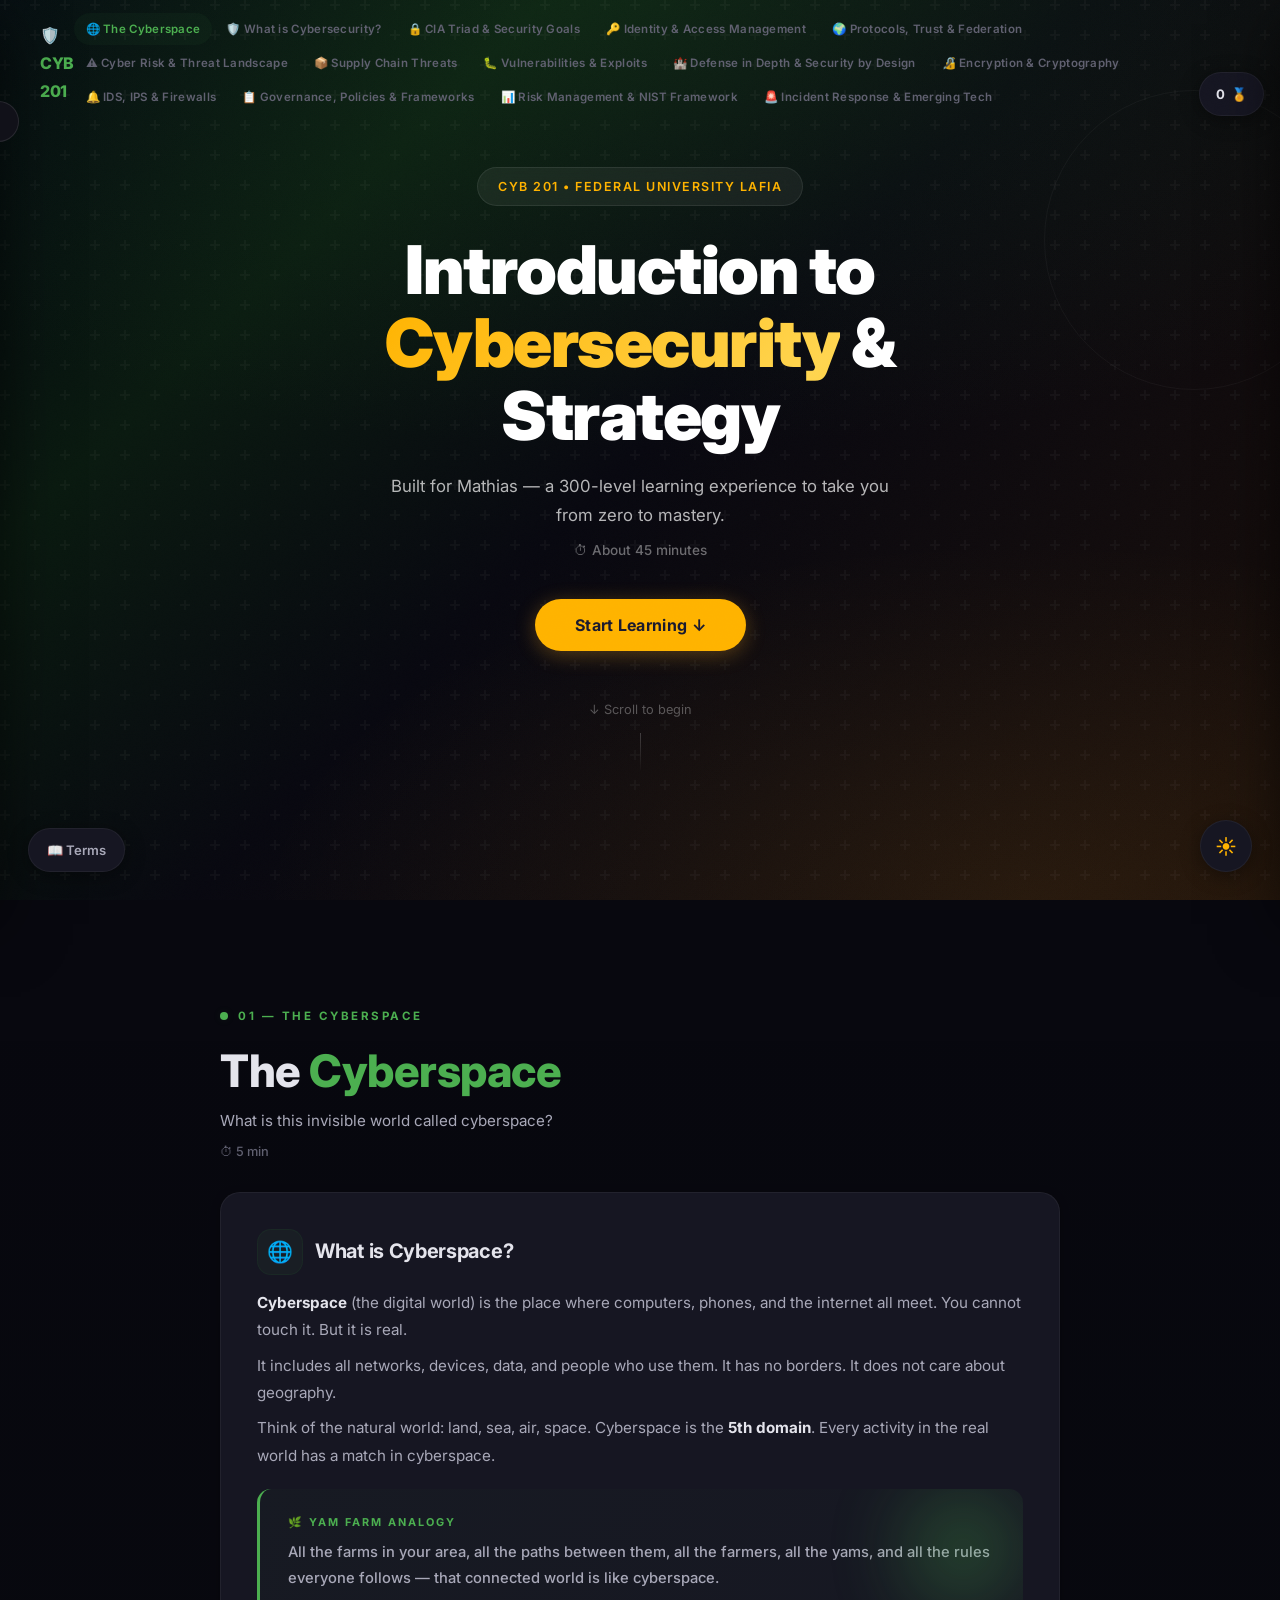
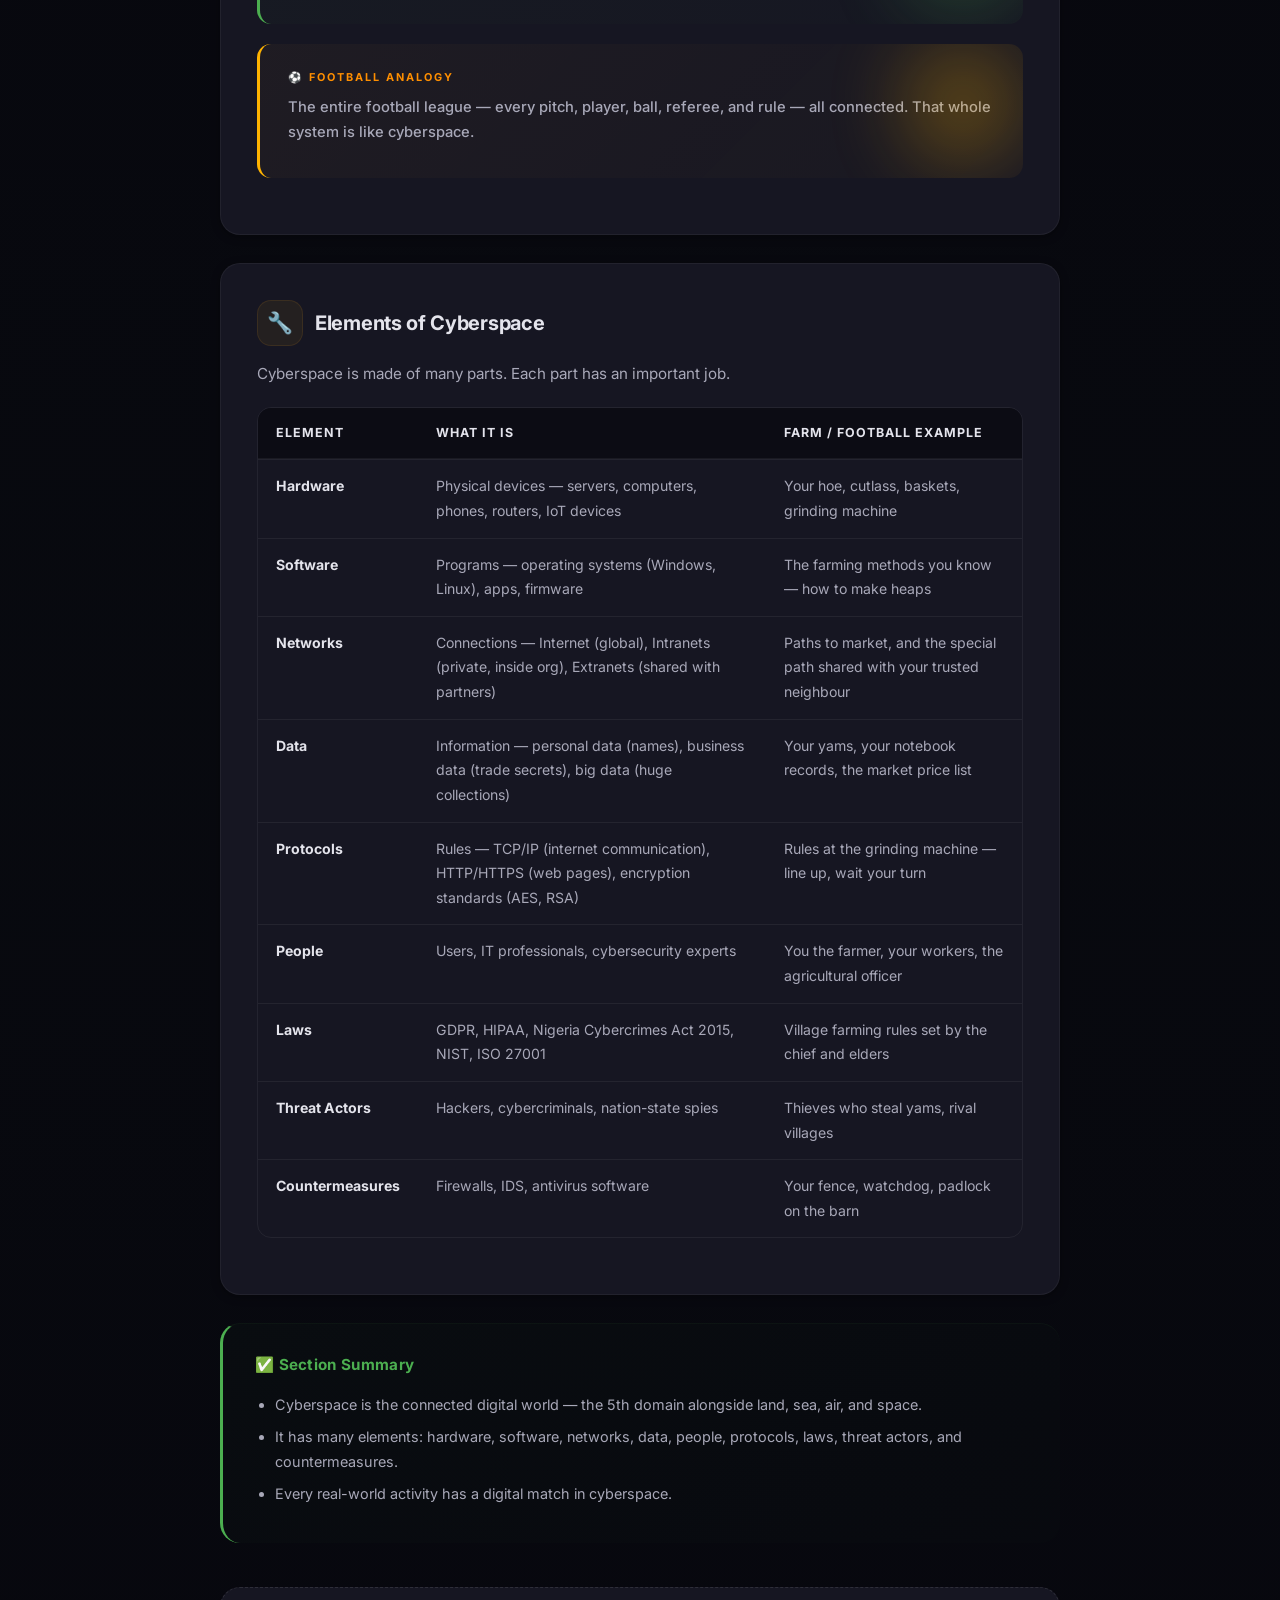
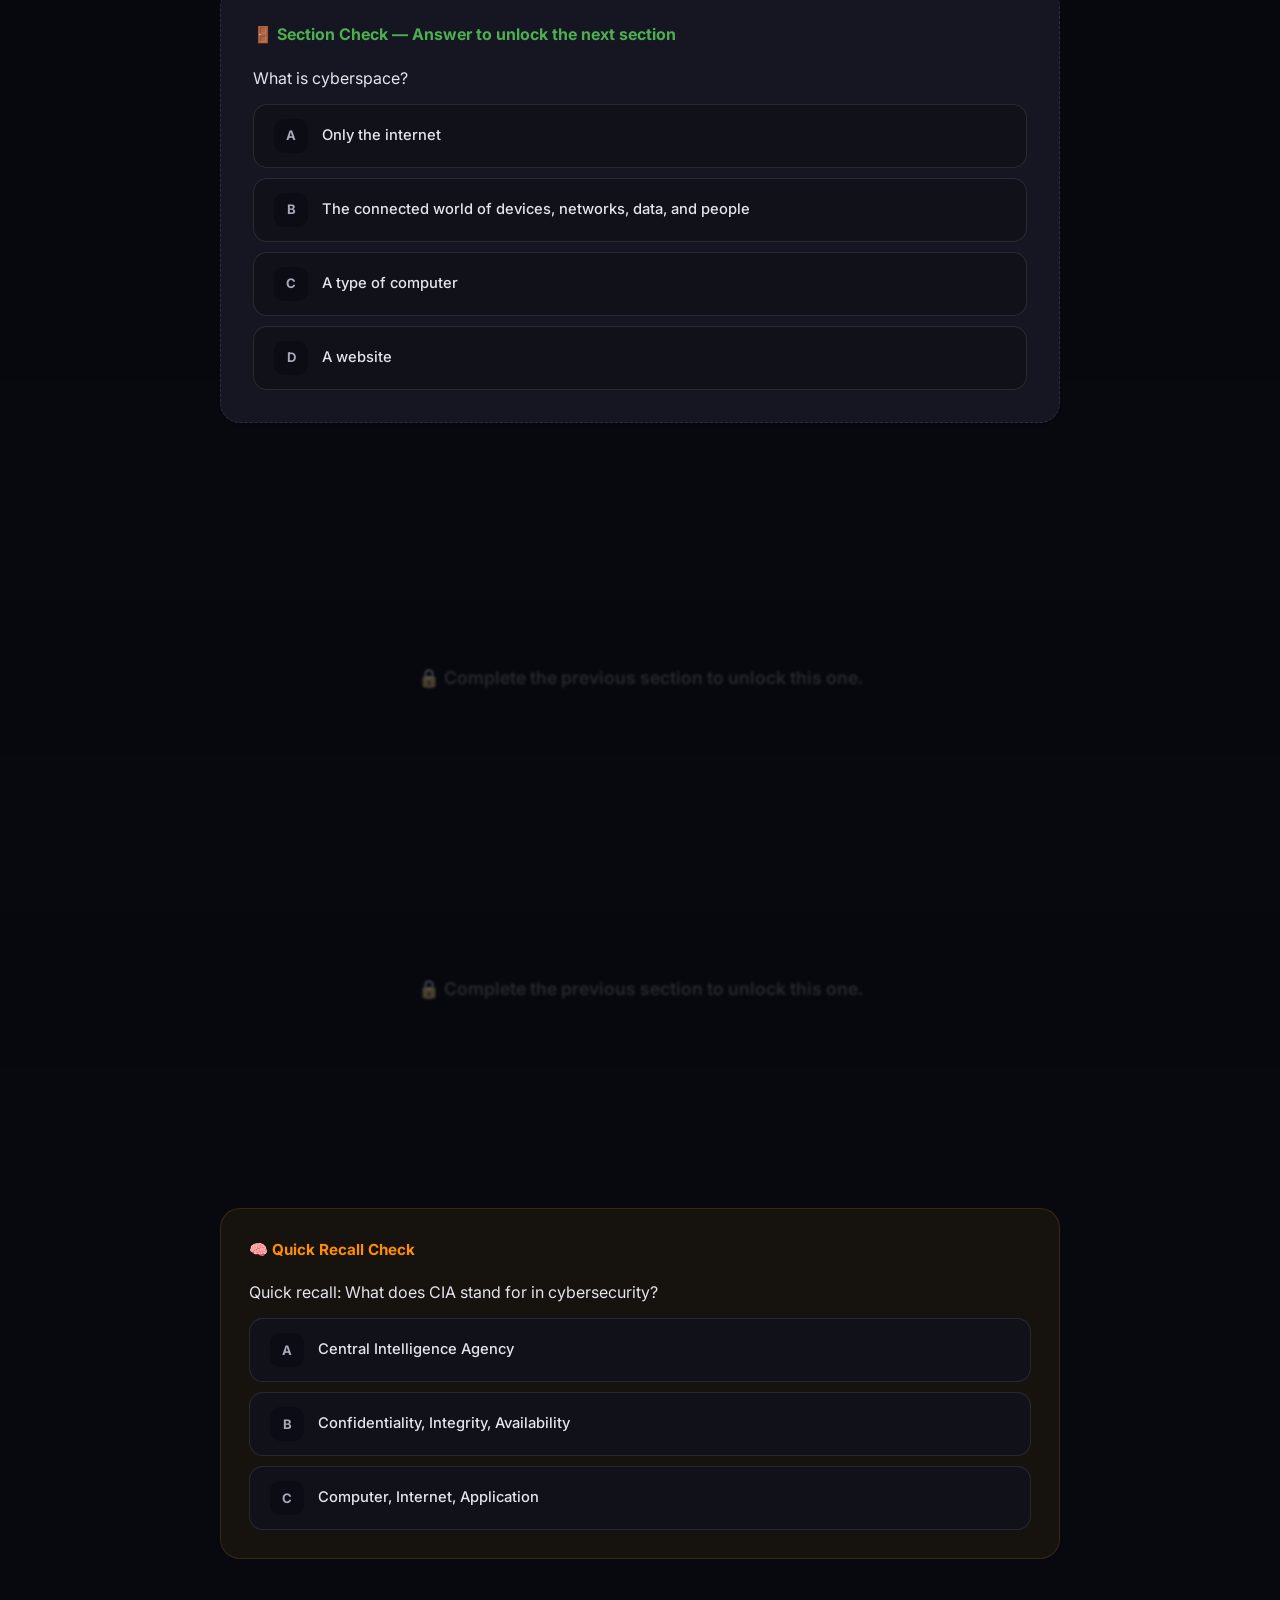
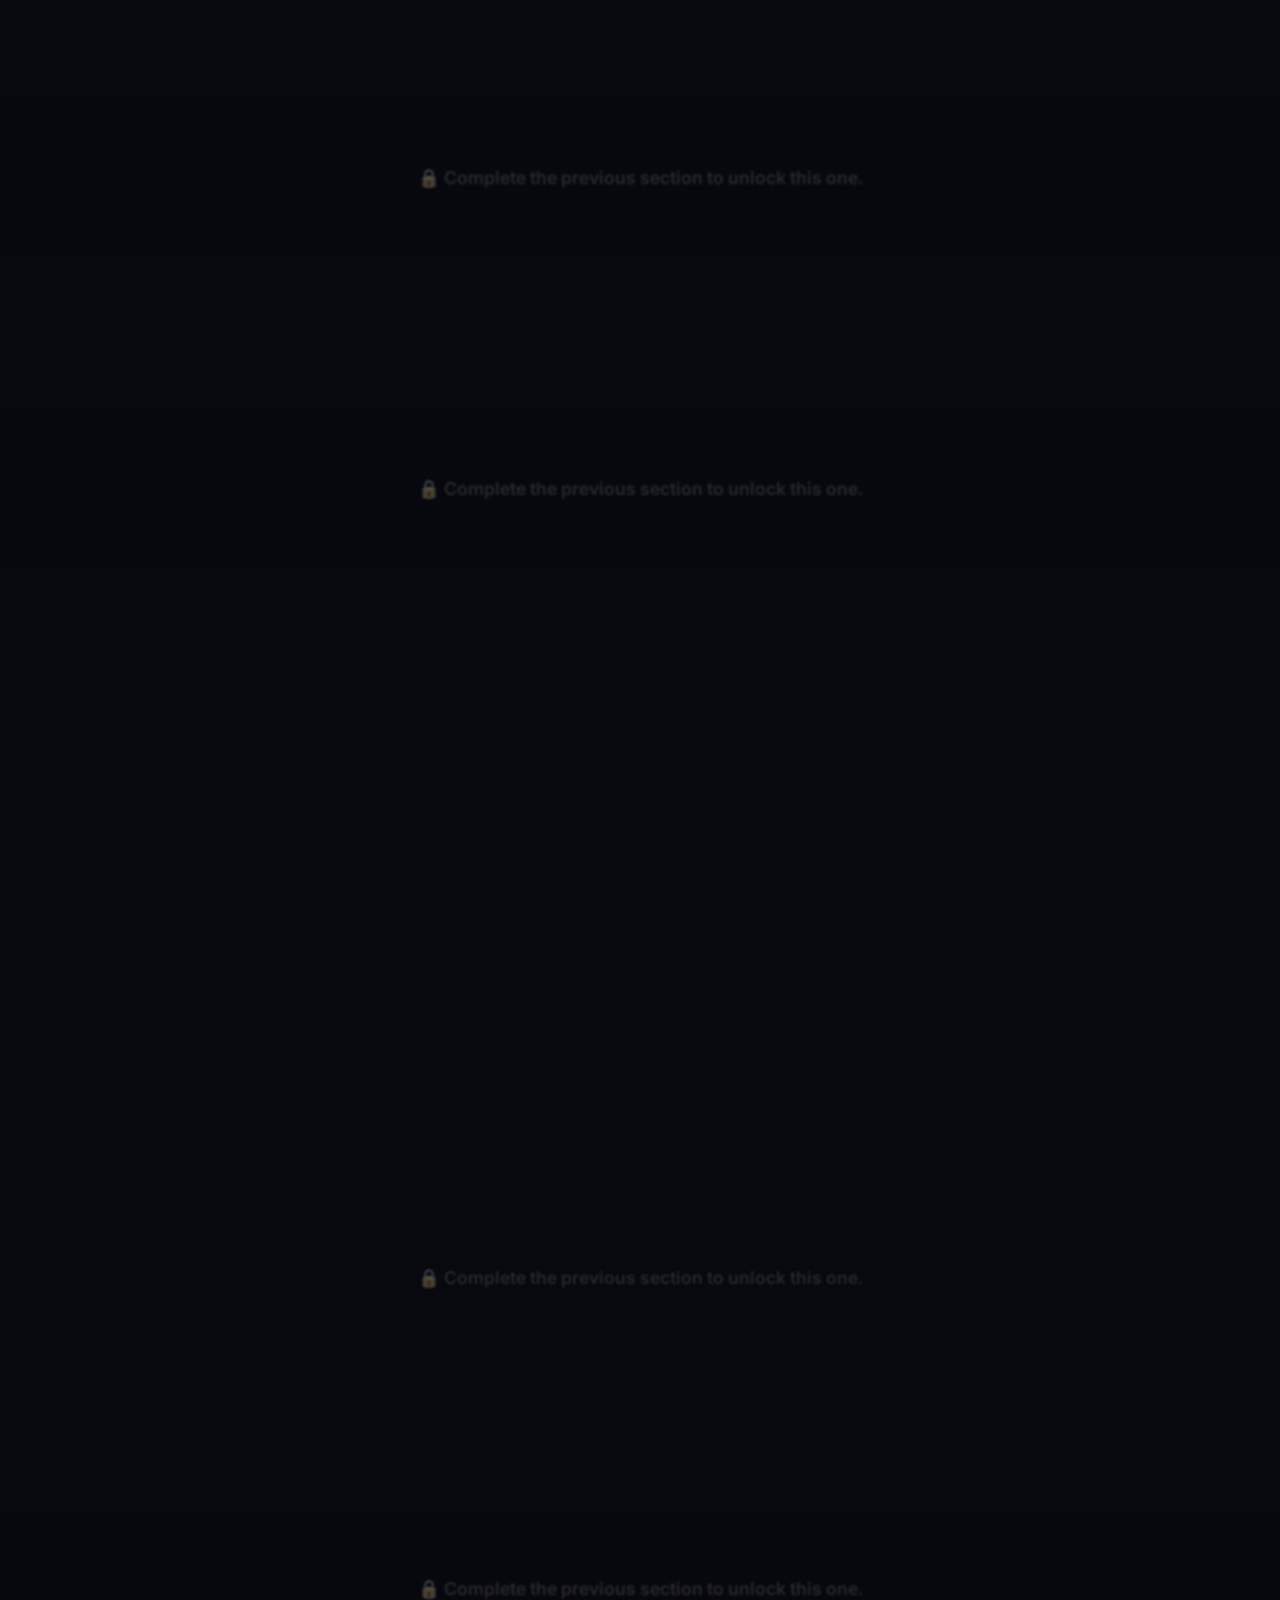
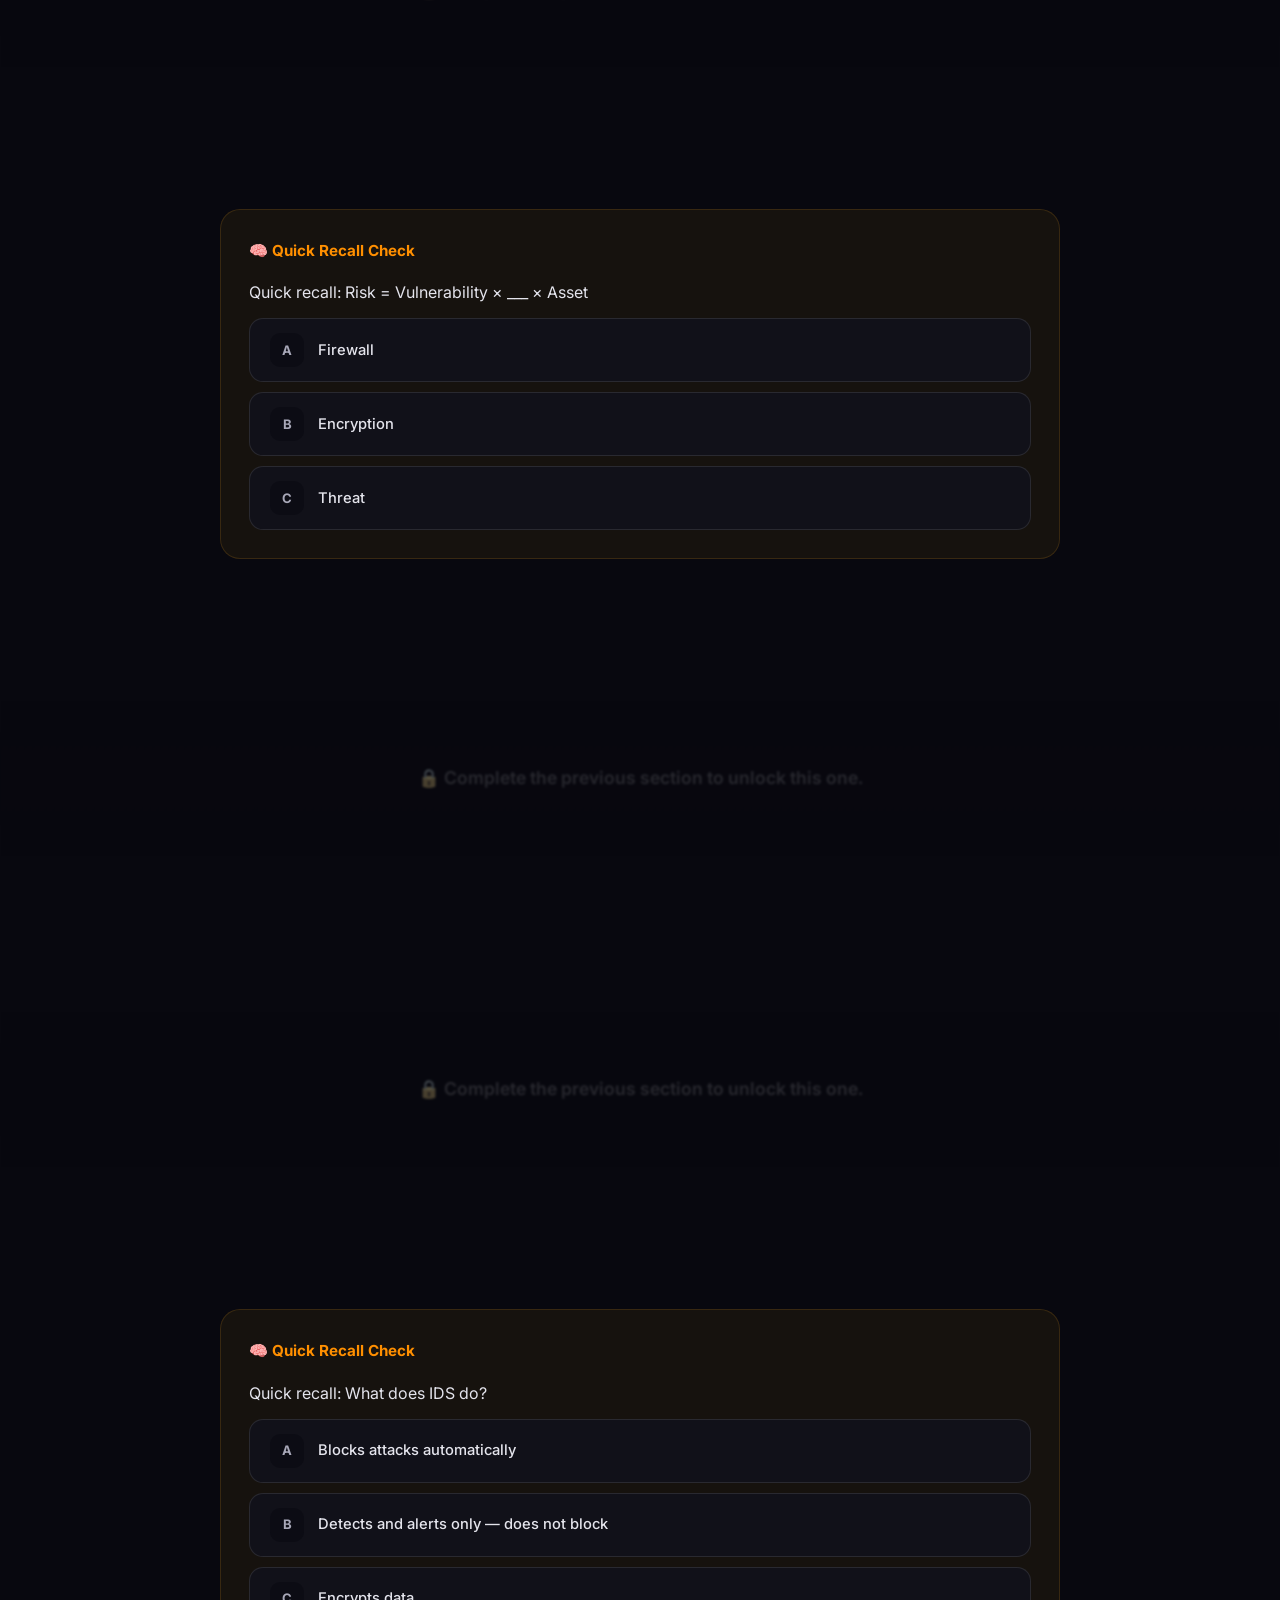
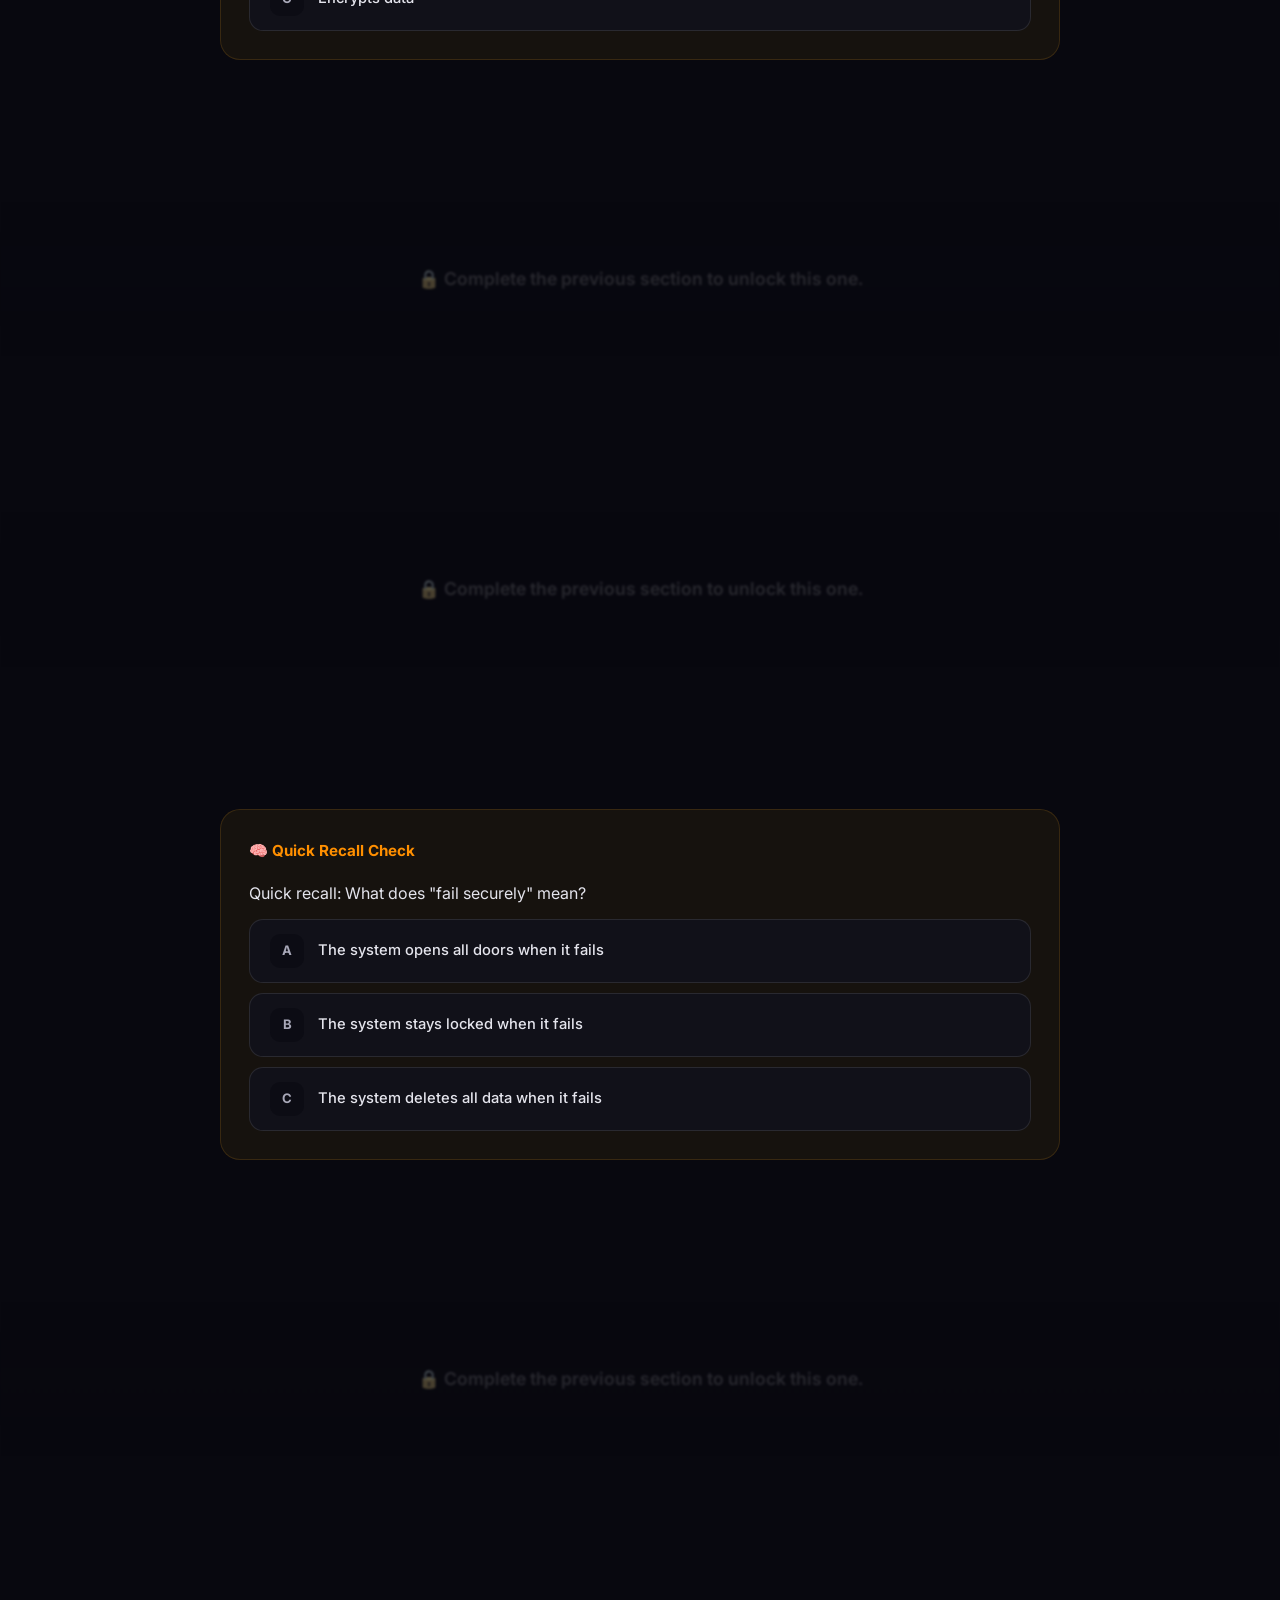
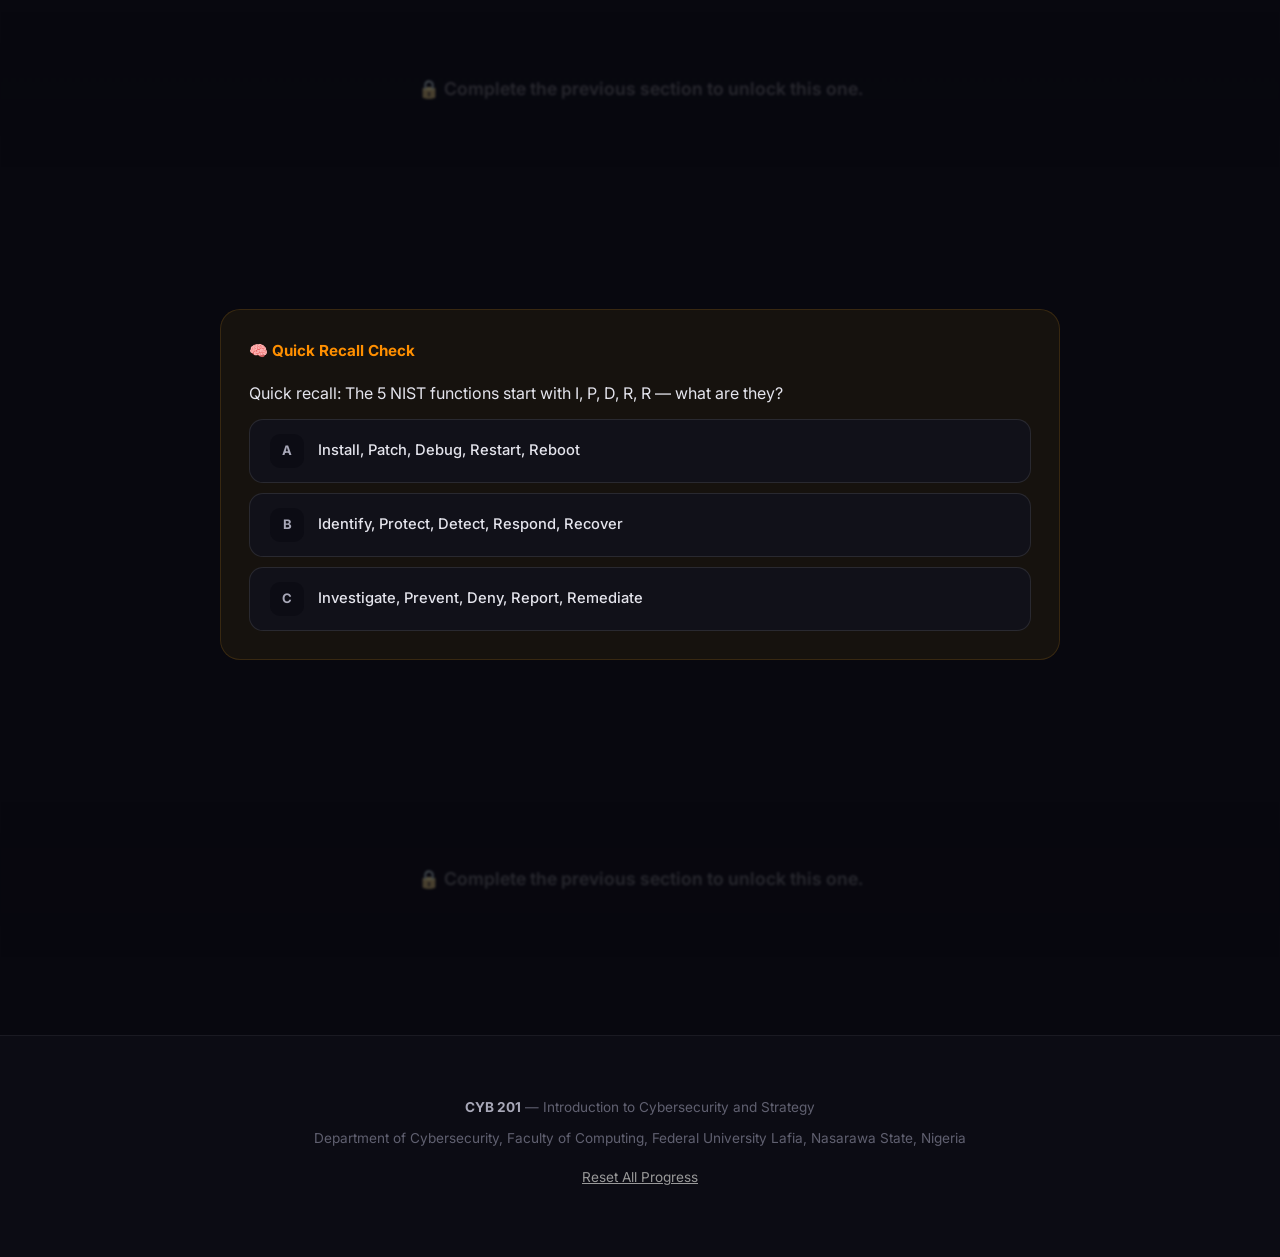
<file: lessons/TRAIN-cyb201/index.html>
<!-- Generated from: CYB 201 Introduction to Cybersecurity and Strategy | For: Mathias | Theme: dark -->
<!DOCTYPE html>
<html lang="en">
<head>
<meta charset="UTF-8">
<meta name="viewport" content="width=device-width, initial-scale=1.0">
<title>CYB 201 – Cybersecurity for Mathias</title>
<script>
(function(){
  var s=localStorage.getItem('theme');
  if(s==='dark'||(s===null&&'dark'==='dark')){
    document.documentElement.classList.add('dark-mode');
  }
})();
</script>
<link rel="preconnect" href="https://fonts.googleapis.com">
<link href="https://fonts.googleapis.com/css2?family=Inter:wght@400;500;600;700;800;900&family=JetBrains+Mono:wght@400;500;600&display=swap" rel="stylesheet">
<link rel="stylesheet" href="styles.css">
</head>
<body>
<!-- Ambient Visual Layer -->
<div class="noise-overlay" aria-hidden="true"></div>
<div class="ambient-orbs" aria-hidden="true">
  <div class="orb orb-1"></div>
  <div class="orb orb-2"></div>
  <div class="orb orb-3"></div>
</div>
<div class="cursor-dot" id="cursorDot" aria-hidden="true"></div>
<div class="cursor-ring" id="cursorRing" aria-hidden="true"></div>

<a href="#main-content" class="skip-link">Skip to main content</a>

<!-- Progress Bar -->
<div class="progress-bar" id="progressBar" role="progressbar" aria-valuenow="0" aria-valuemin="0" aria-valuemax="100"></div>

<!-- Navigation -->
<nav class="nav" id="nav" role="navigation" aria-label="Main navigation">
<div class="nav-inner">
  <a href="#hero" class="nav-logo">🛡️ CYB 201</a>
  <div class="nav-links" id="navLinks"></div>
</div>
</nav>

<!-- Hero Section -->
<header class="hero" id="hero">
<div class="hero-bg-pattern"></div>
<div class="hero-content">
  <div class="hero-badge" id="heroBadge">CYB 201 • Federal University Lafia</div>
  <h1 class="hero-title" id="heroTitle">
    Introduction to<br><span class="hero-accent">Cybersecurity</span> & Strategy
  </h1>
  <p class="hero-subtitle" id="heroSubtitle">Built for Mathias — a 300-level learning experience to take you from zero to mastery.</p>
  <p class="hero-time" id="heroTime">⏱ About 45 minutes</p>
  <button class="btn-hero" id="startBtn" onclick="smoothScroll('section-1')">Start Learning ↓</button>
  <div class="scroll-hint" id="scrollHint">↓ Scroll to begin</div>
</div>
</header>

<!-- Main Content -->
<main id="main-content"></main>

<!-- Quiz Section -->
<section class="section quiz-section" id="quiz-section" style="display:none">
<div class="section-inner">
  <div class="section-label"><span class="dot"></span>Final Quiz</div>
  <h2 class="section-heading">Test Your Knowledge</h2>
  <p class="section-desc">Mathias, show what you have learned. Answer each question carefully.</p>
  <div id="quizContainer"></div>
  <div id="quizResult" style="display:none"></div>
</div>
</section>

<!-- Completion Screen -->
<div class="completion-overlay" id="completionScreen" style="display:none">
<div class="completion-content">
  <div class="completion-emoji">🏆</div>
  <h2 class="completion-title">You Did It, Mathias!</h2>
  <p class="completion-text" id="completionText"></p>
  <div class="completion-badges" id="completionBadges"></div>
  <div class="completion-actions">
    <button class="btn-primary" onclick="exploreFree()">Explore Freely</button>
    <button class="btn-ghost" onclick="resetAll()">Start Over</button>
  </div>
</div>
</div>

<!-- Welcome Back Overlay -->
<div class="modal-overlay" id="welcomeBack" style="display:none">
<div class="modal-card">
  <h2>Welcome Back, Mathias!</h2>
  <p id="welcomeBackMsg"></p>
  <div style="display:flex;gap:12px;margin-top:24px;flex-wrap:wrap">
    <button class="btn-primary" onclick="continueSession()">Continue Where I Left Off</button>
    <button class="btn-ghost" onclick="resetAll()">Start Over</button>
  </div>
</div>
</div>

<!-- Glossary Panel -->
<div class="glossary-panel" id="glossaryPanel">
<div class="panel-header">
  <h3>📖 Glossary</h3>
  <button class="panel-close" onclick="toggleGlossary()" aria-label="Close glossary">✕</button>
</div>
<input type="text" class="panel-search" id="glossarySearch" placeholder="Search terms..." oninput="filterGlossary()" maxlength="30">
<div class="panel-body" id="glossaryList"></div>
</div>
<div class="panel-backdrop" id="glossaryBackdrop" onclick="toggleGlossary()" style="display:none"></div>

<!-- Badge Panel -->
<div class="badge-pill" id="badgePill" onclick="toggleBadges()">
<span id="badgeCount">0</span> 🏅
</div>
<div class="badge-panel" id="badgePanel">
<div class="panel-header">
  <h3>🏅 Your Badges</h3>
  <button class="panel-close" onclick="toggleBadges()" aria-label="Close badges">✕</button>
</div>
<div class="panel-body" id="badgeList"></div>
</div>

<!-- Floating Buttons -->
<button class="fab glossary-fab" onclick="toggleGlossary()" aria-label="Open glossary">📖 Terms</button>
<button class="fab dark-toggle" id="darkToggle" onclick="toggleDarkMode()" aria-label="Toggle dark mode">☀️</button>

<!-- Concept Map -->
<section class="section concept-map-section" id="concept-map" style="display:none">
<div class="section-inner">
  <div class="section-label"><span class="dot"></span>Big Picture</div>
  <h2 class="section-heading">How Everything <span class="accent">Connects</span></h2>
  <div class="concept-map" id="conceptMap"></div>
</div>
</section>

<!-- Comparison Section -->
<section class="comparison-section" id="comparison-section" style="display:none">
<div class="section-inner">
  <h2 class="comparison-title">Key Concepts at a Glance</h2>
  <div class="comparison-grid" id="comparisonGrid"></div>
</div>
</section>

<!-- Footer -->
<footer class="footer">
<p><strong>CYB 201</strong> — Introduction to Cybersecurity and Strategy</p>
<p>Department of Cybersecurity, Faculty of Computing, Federal University Lafia, Nasarawa State, Nigeria</p>
<p style="margin-top:16px"><a href="#" onclick="event.preventDefault();if(confirm('Reset all progress?'))resetAll()" style="color:#999;text-decoration:underline">Reset All Progress</a></p>
</footer>

<script src="script.js"></script>
</body>
</html>
</file>
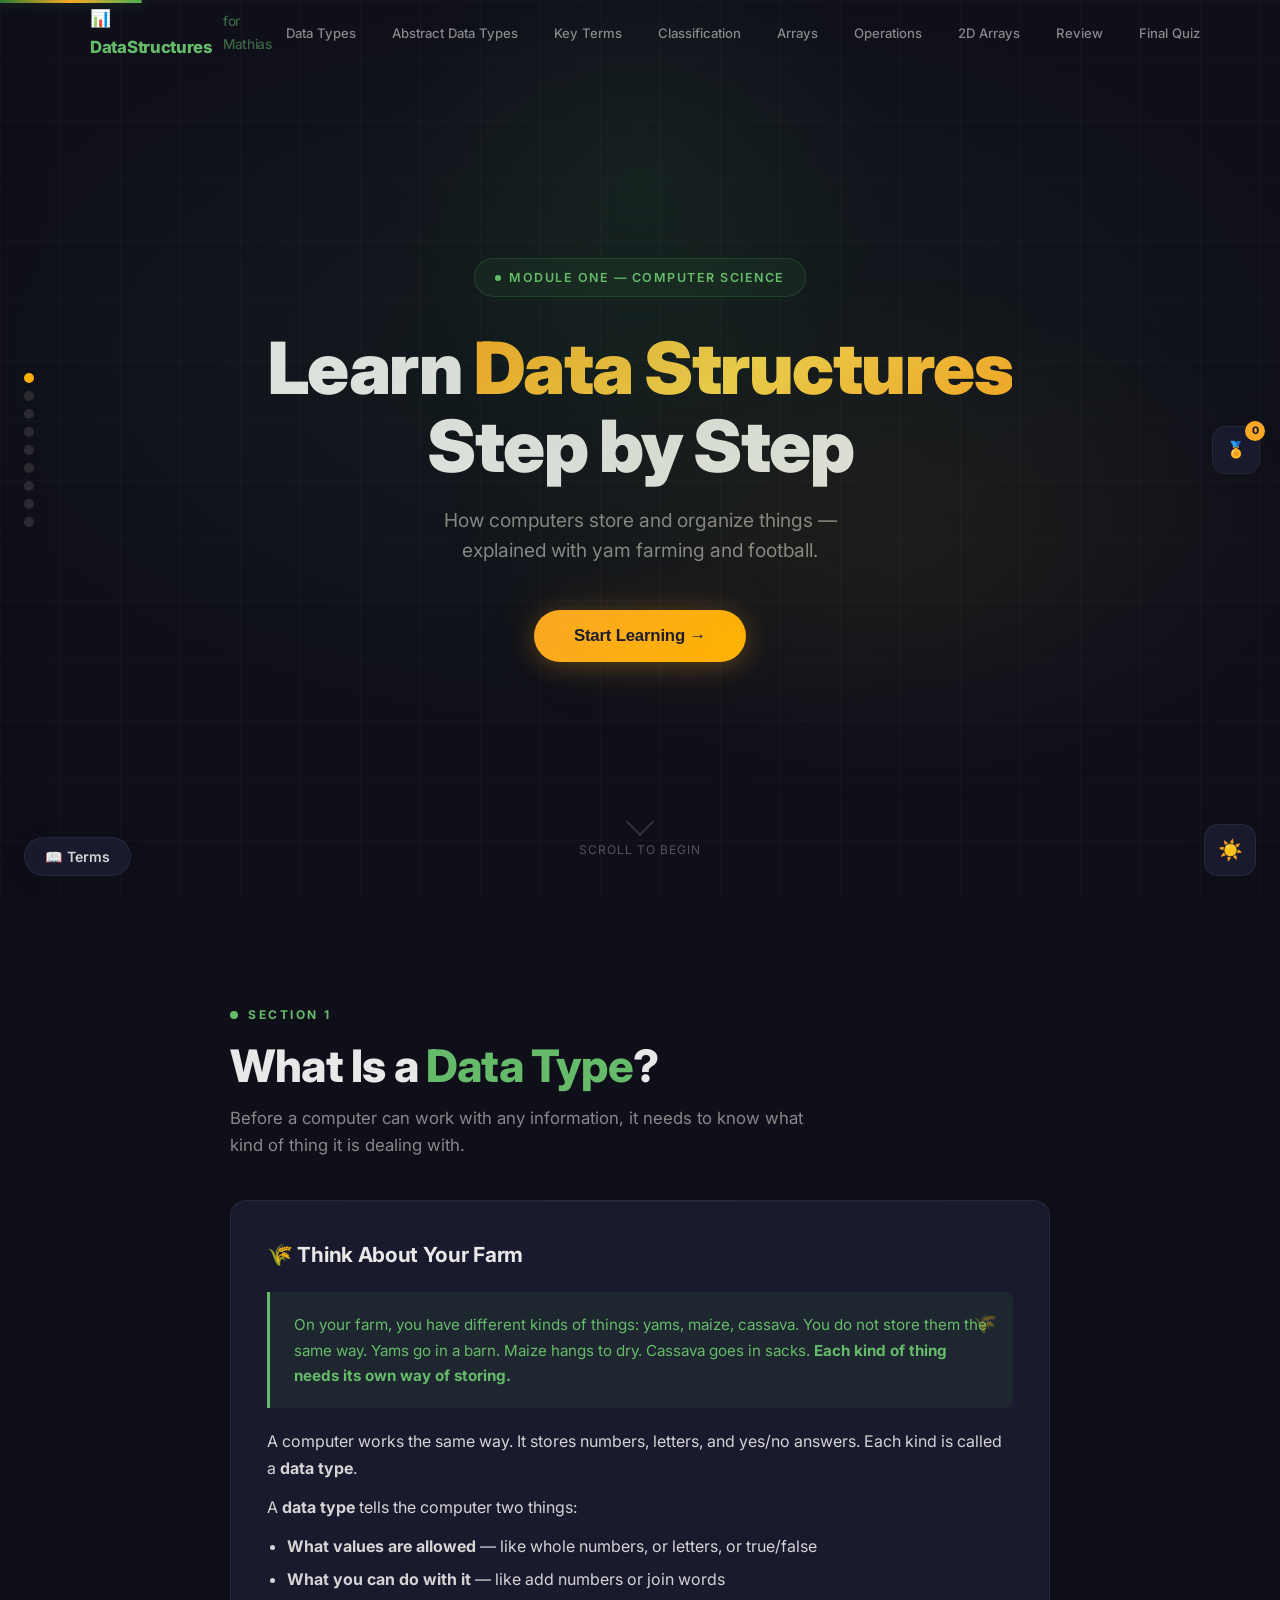
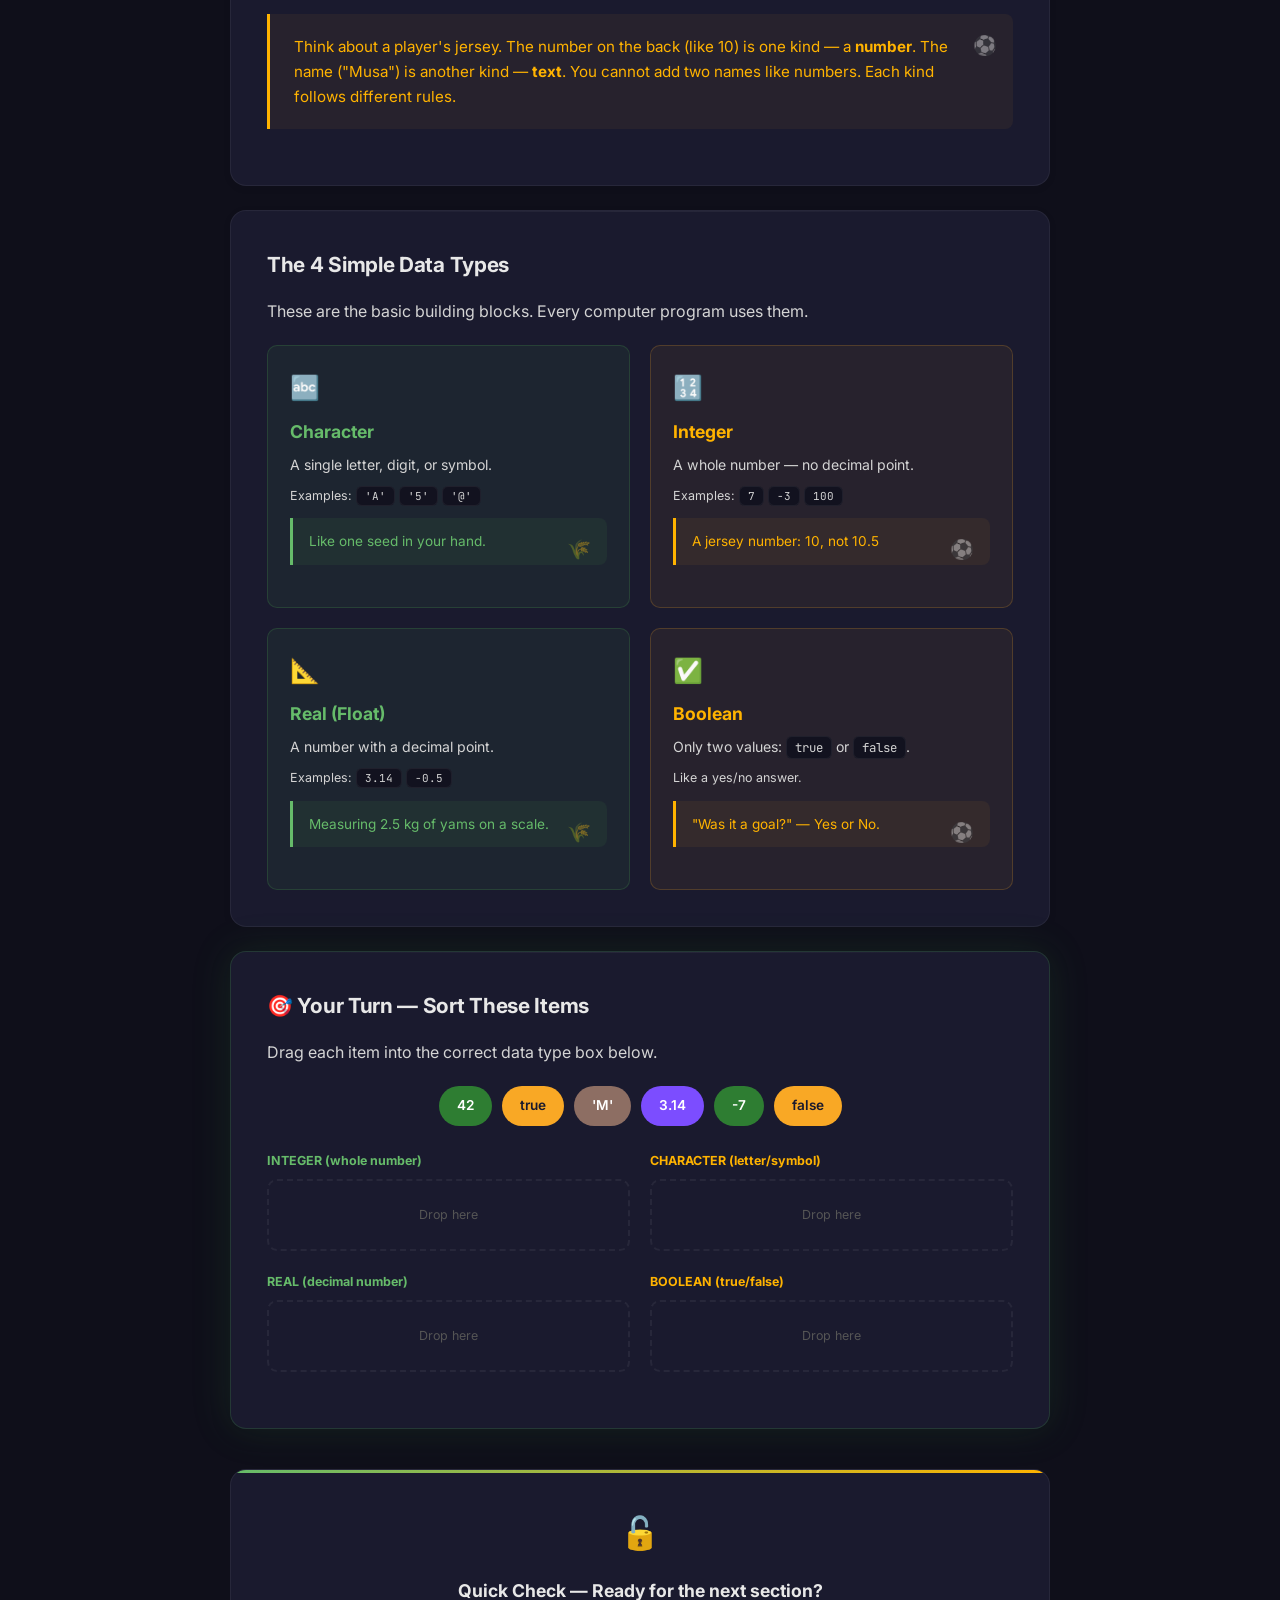
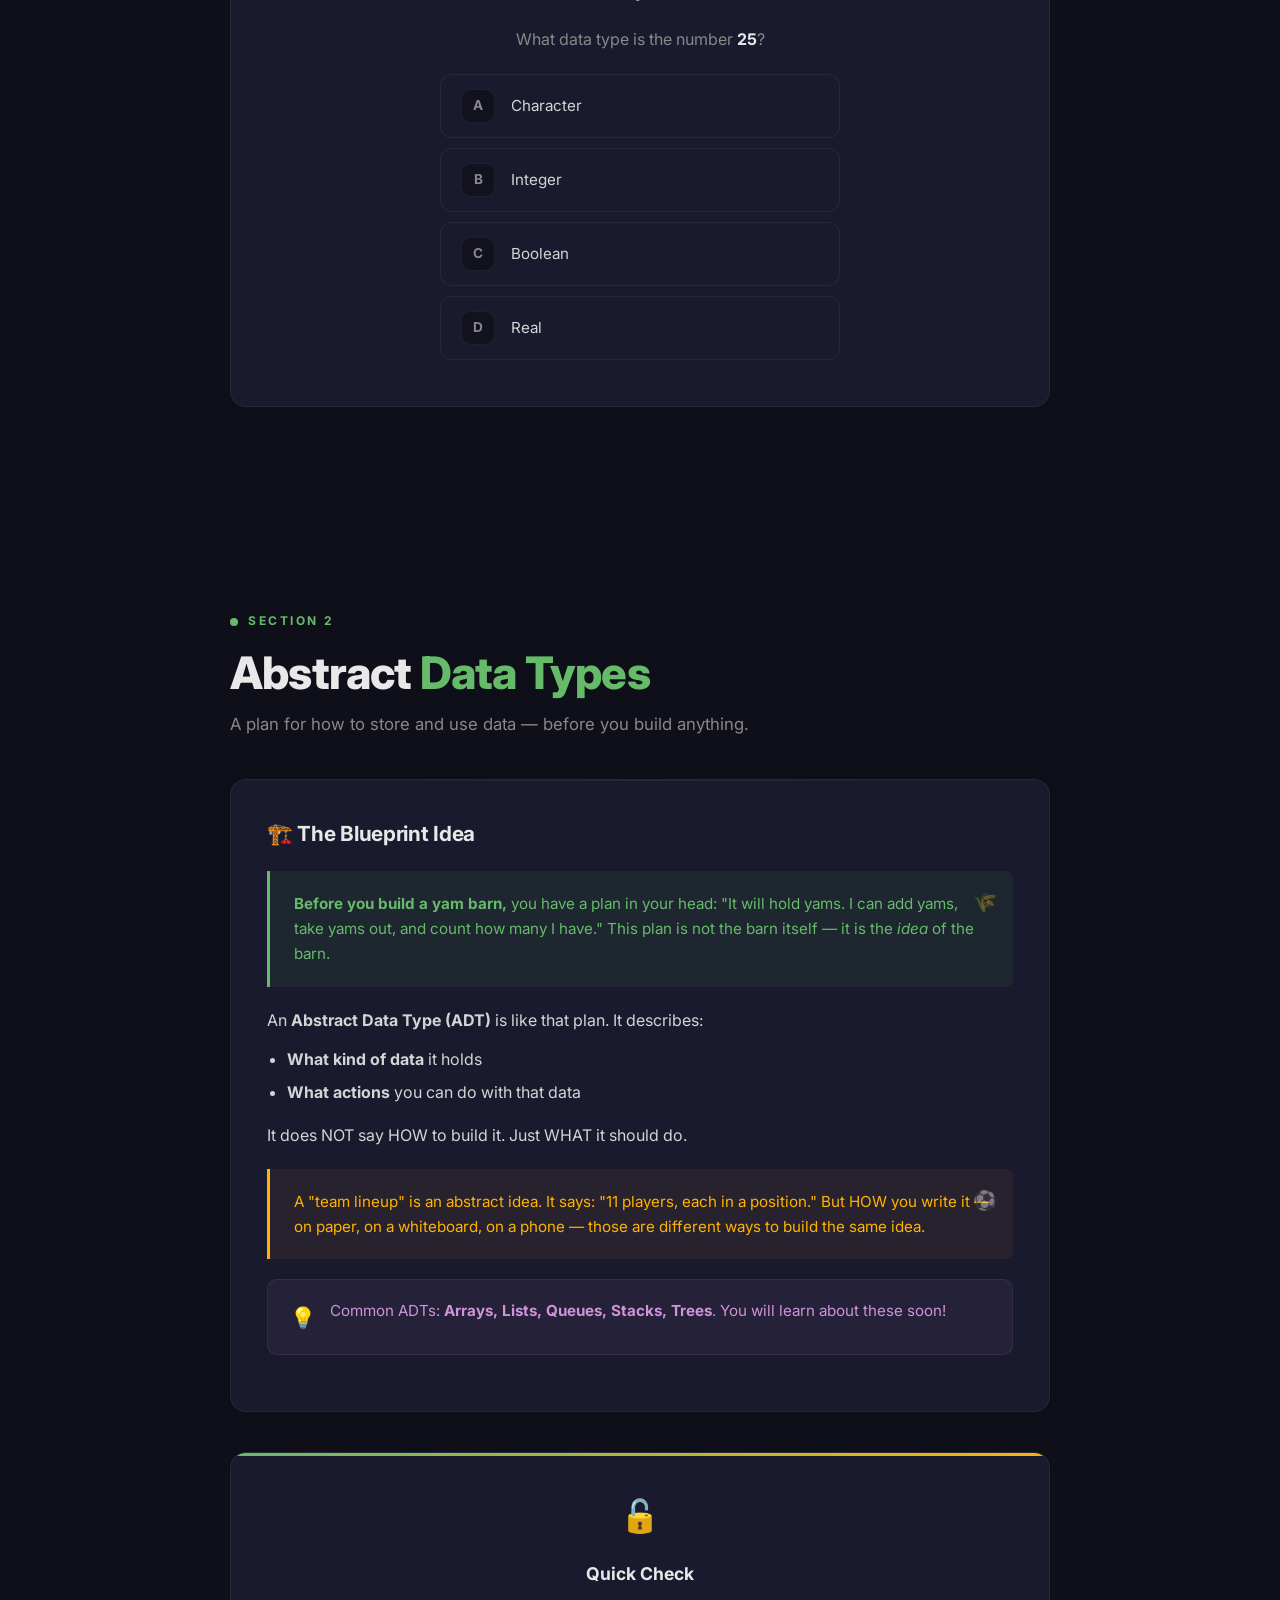
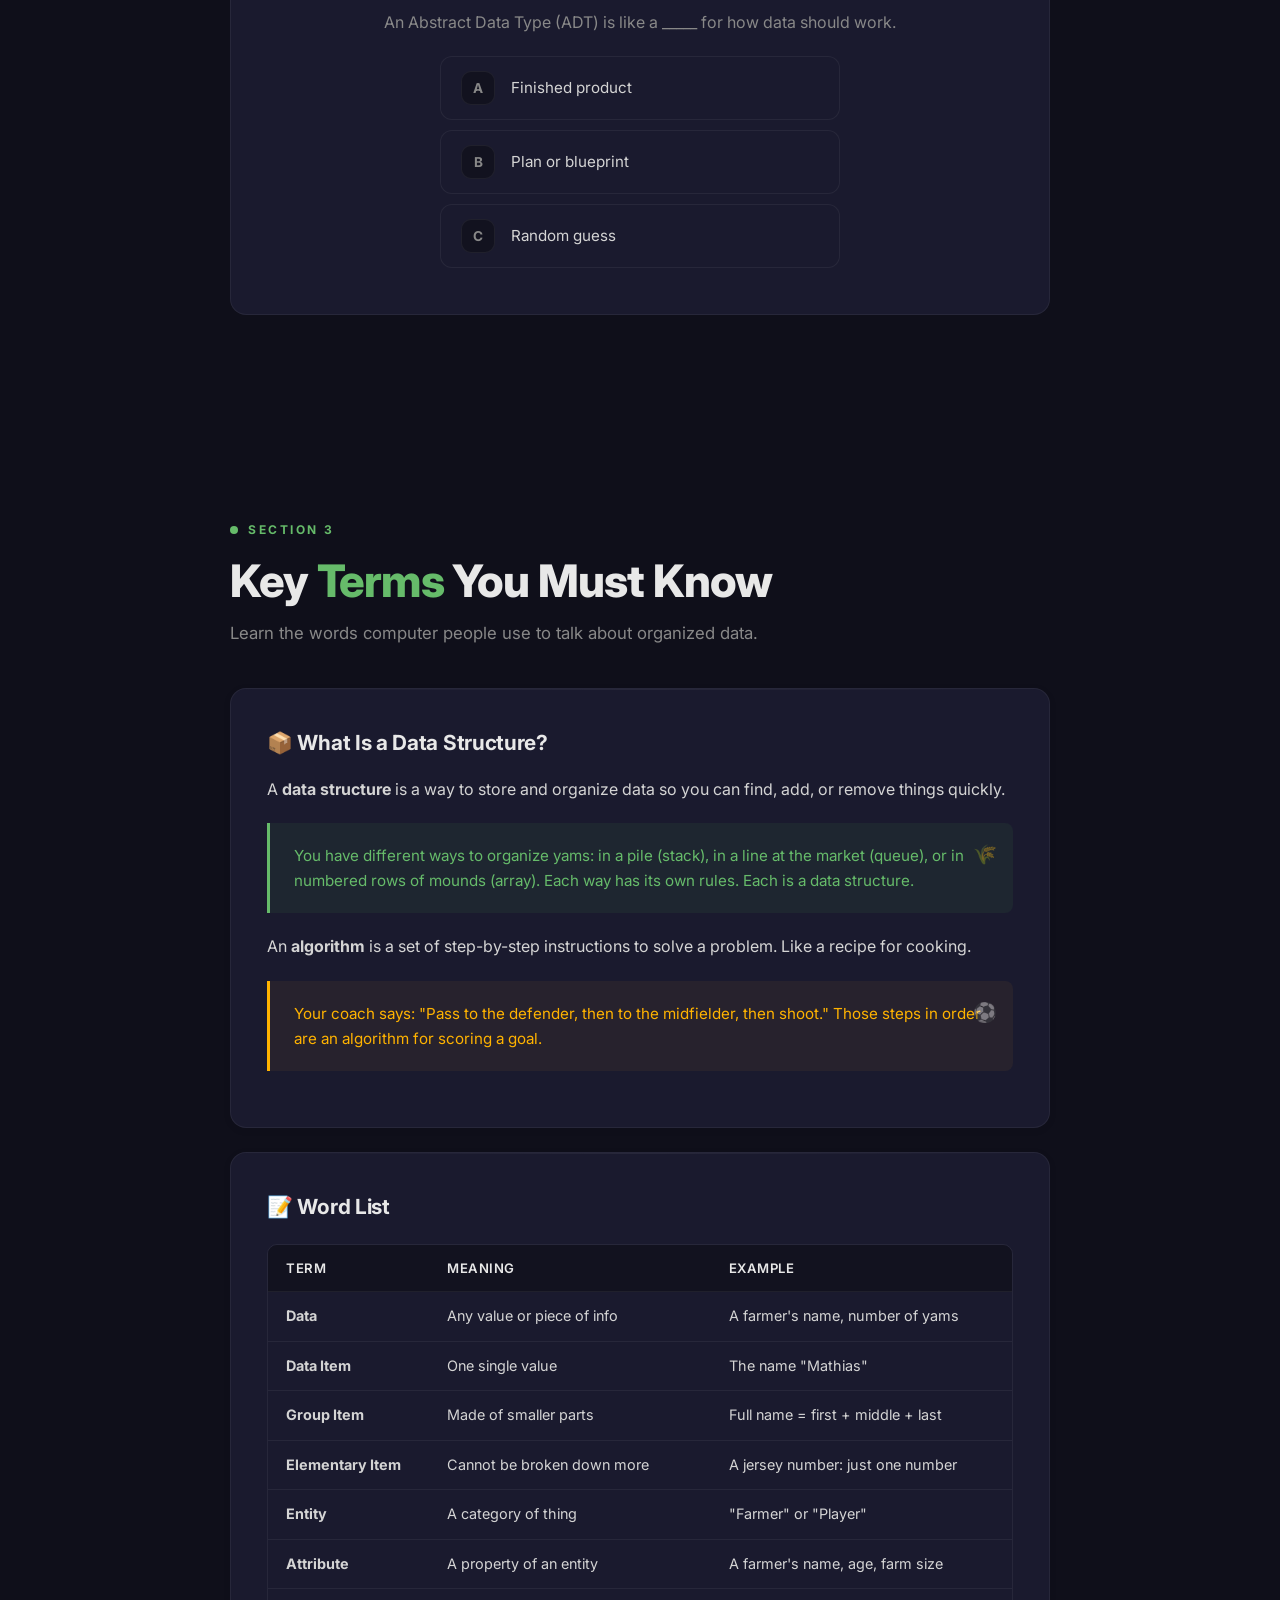
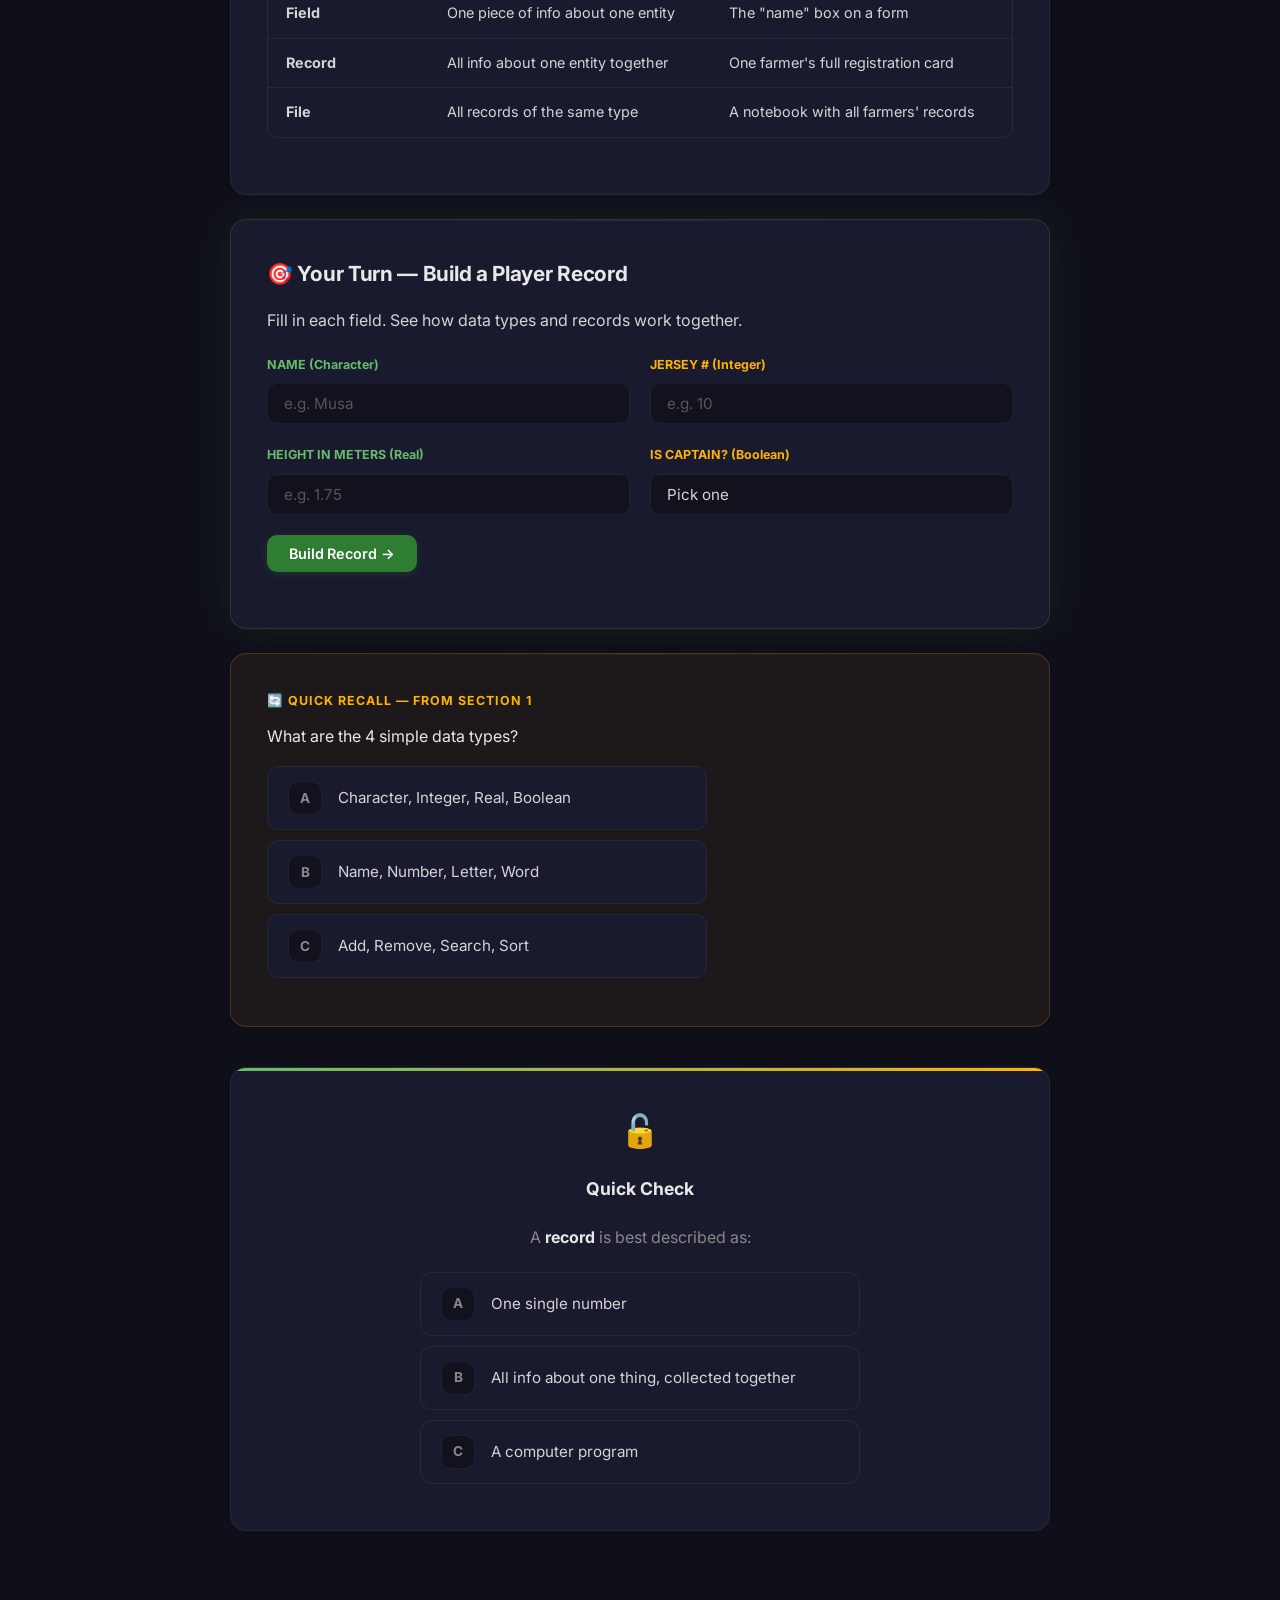
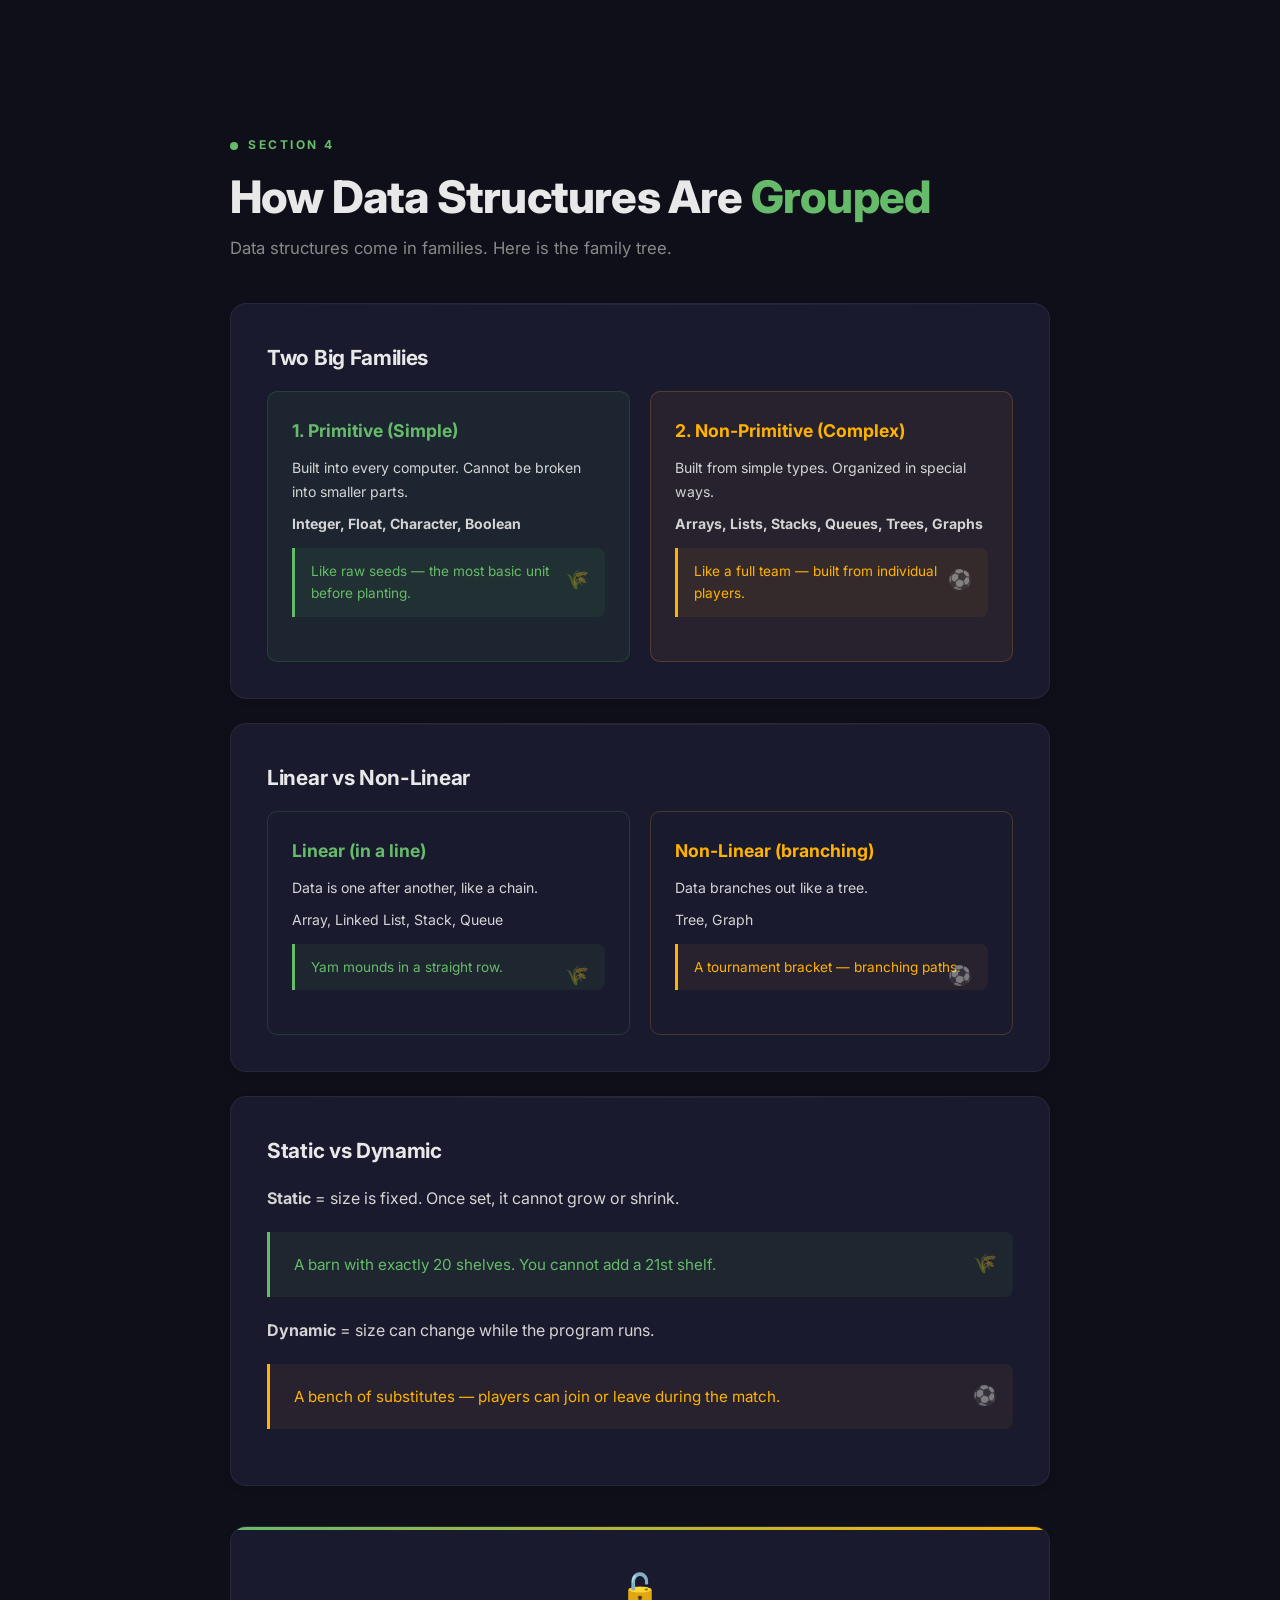
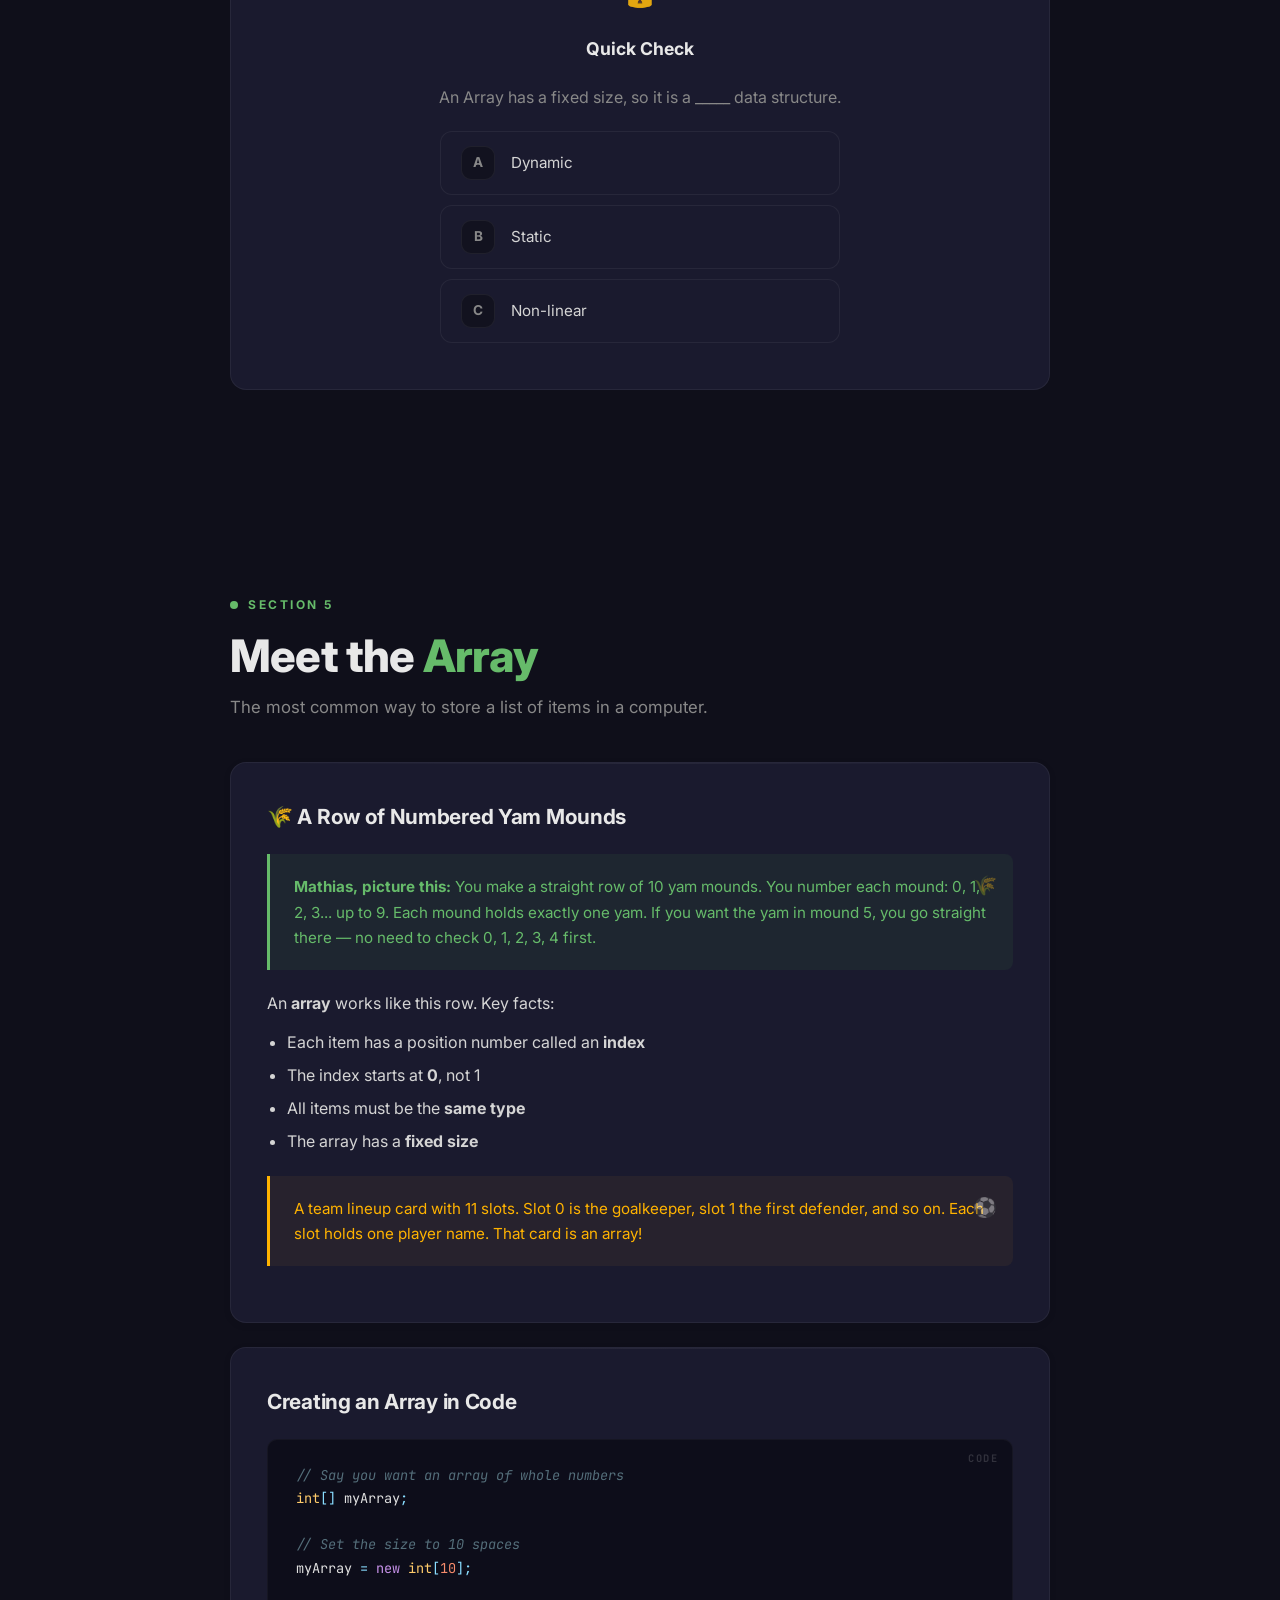
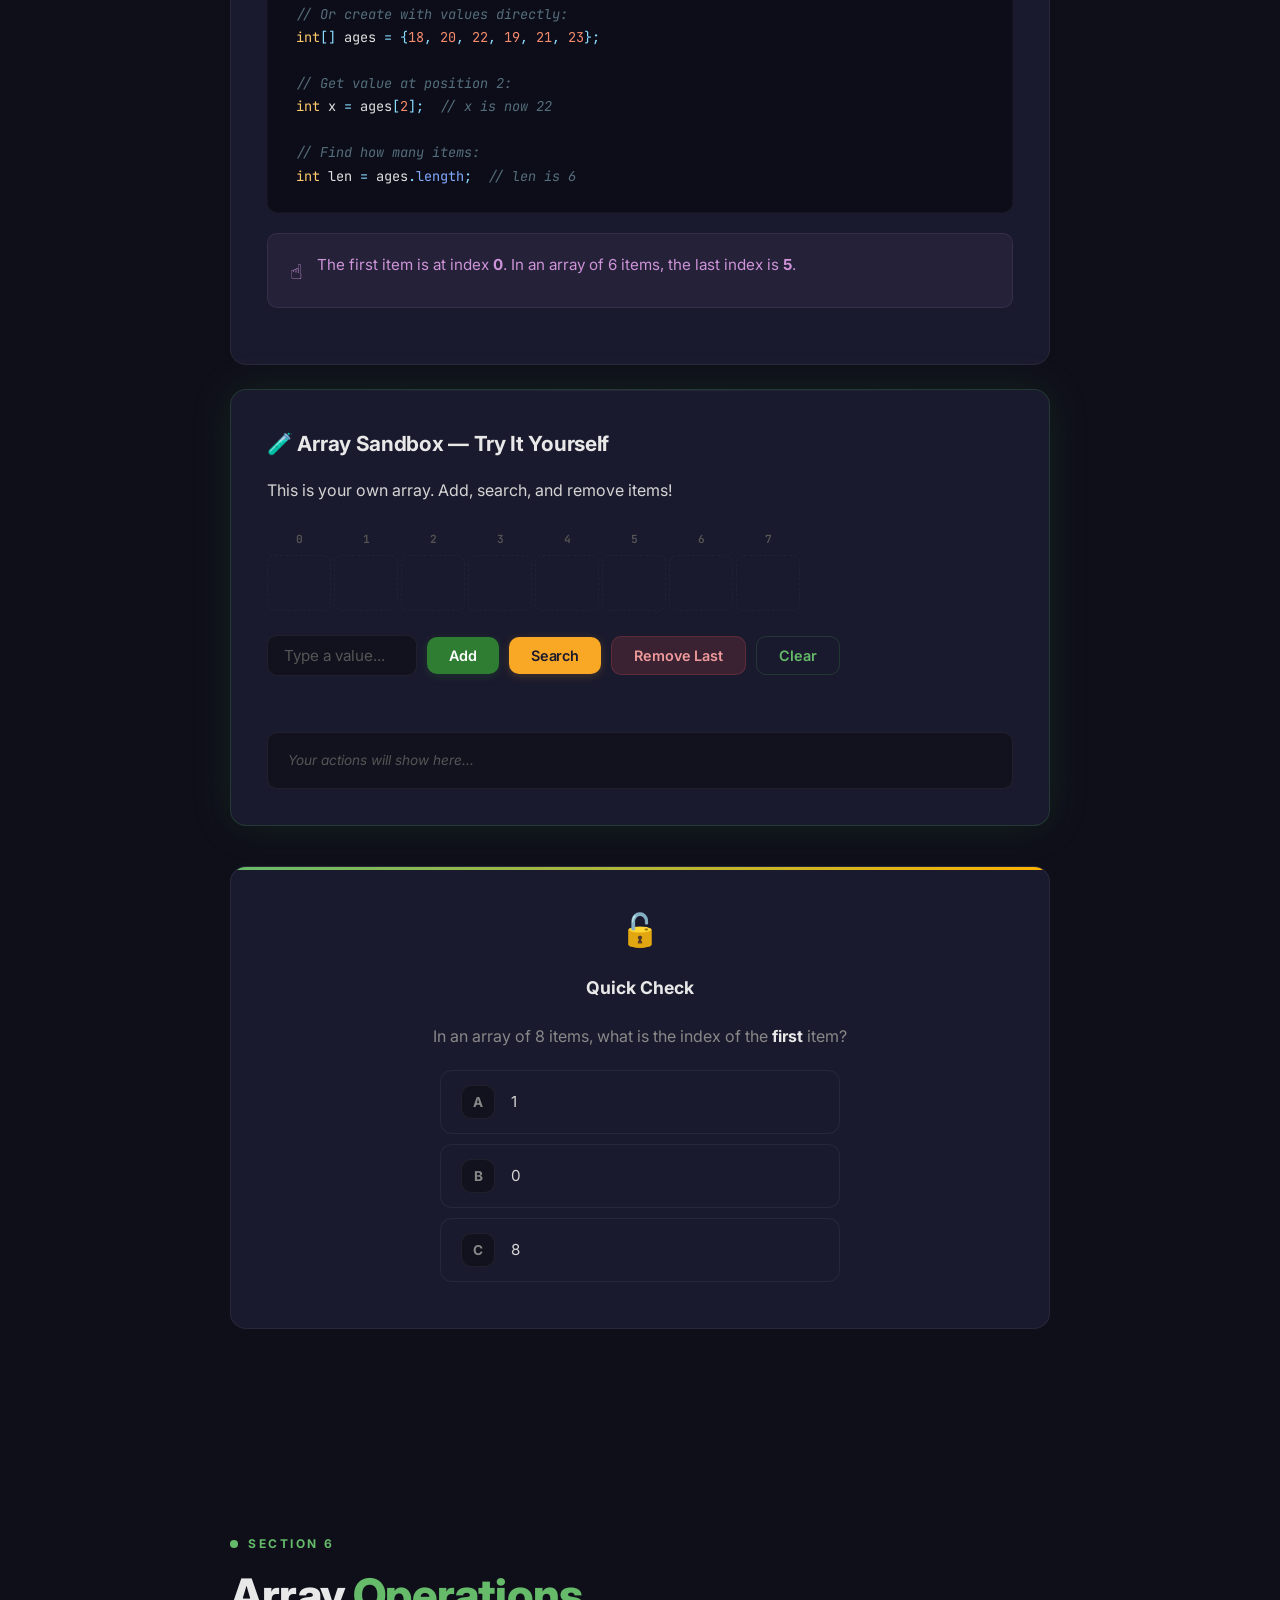
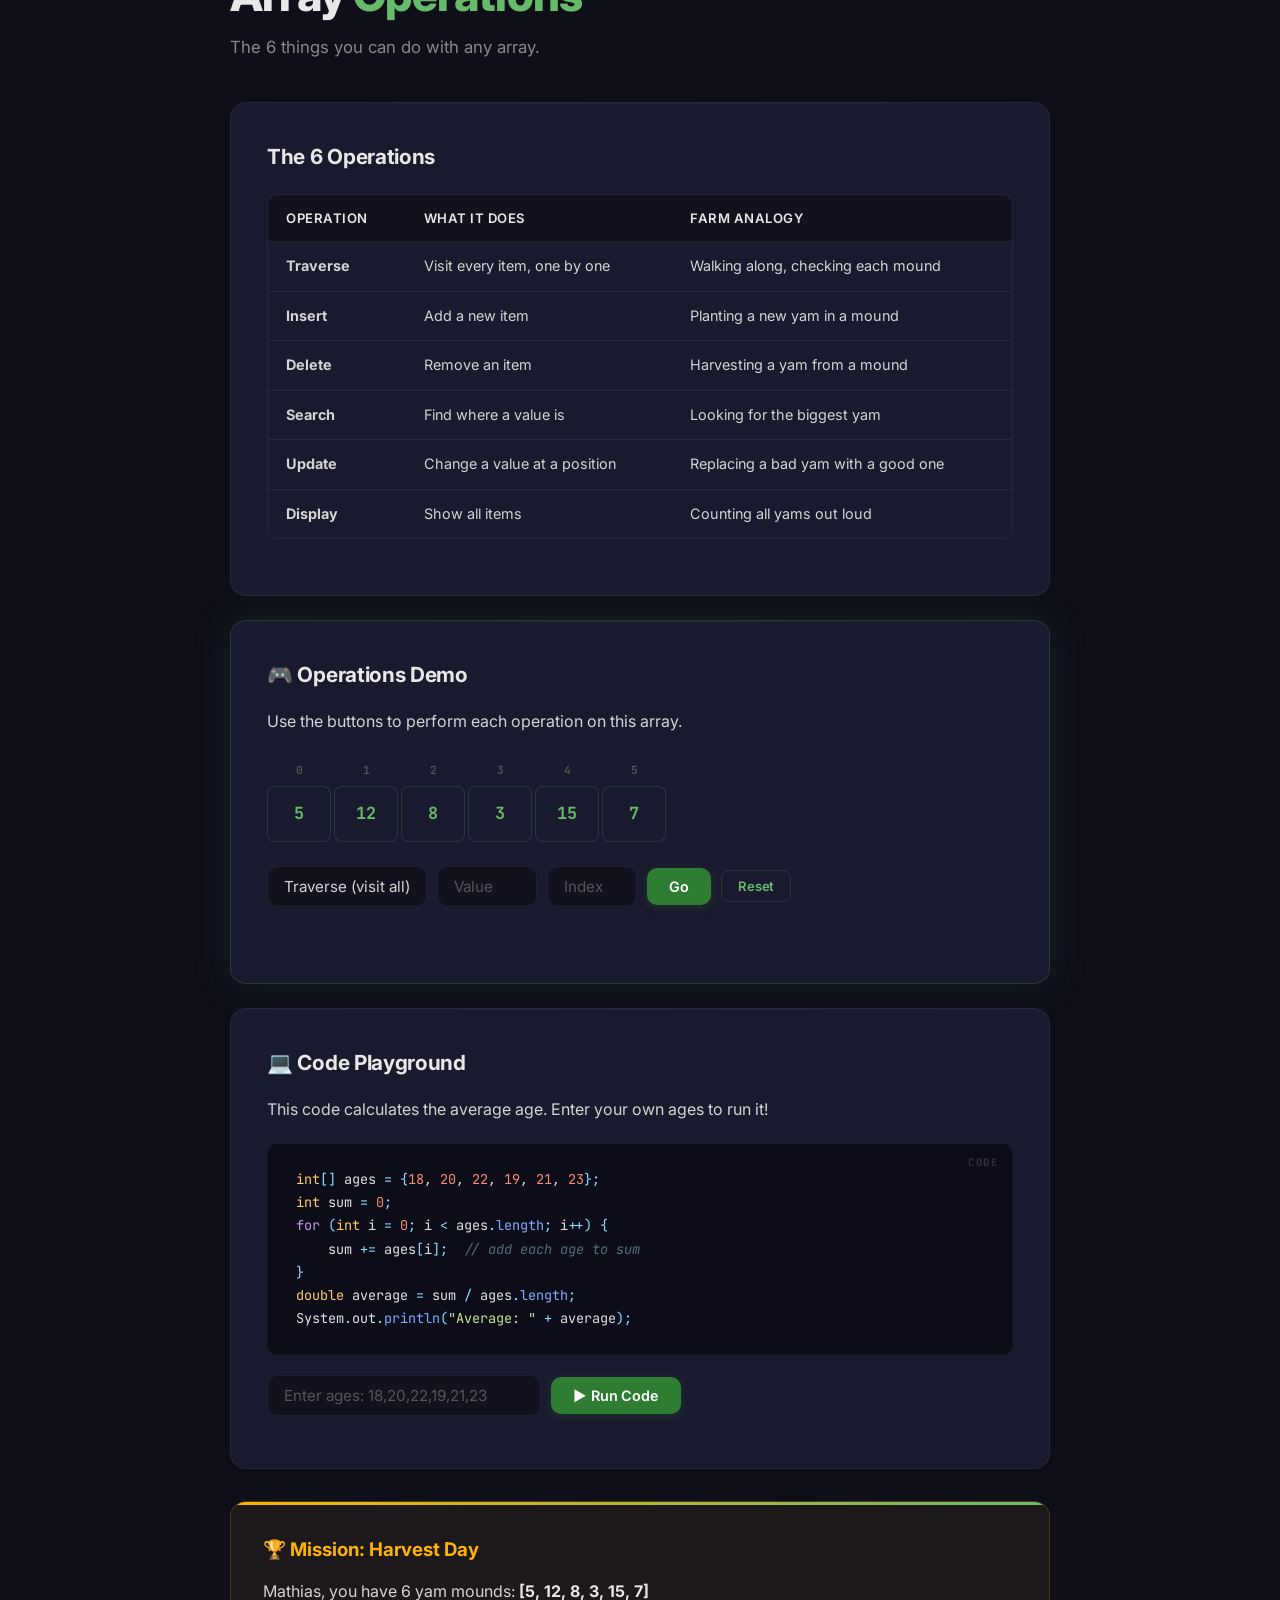
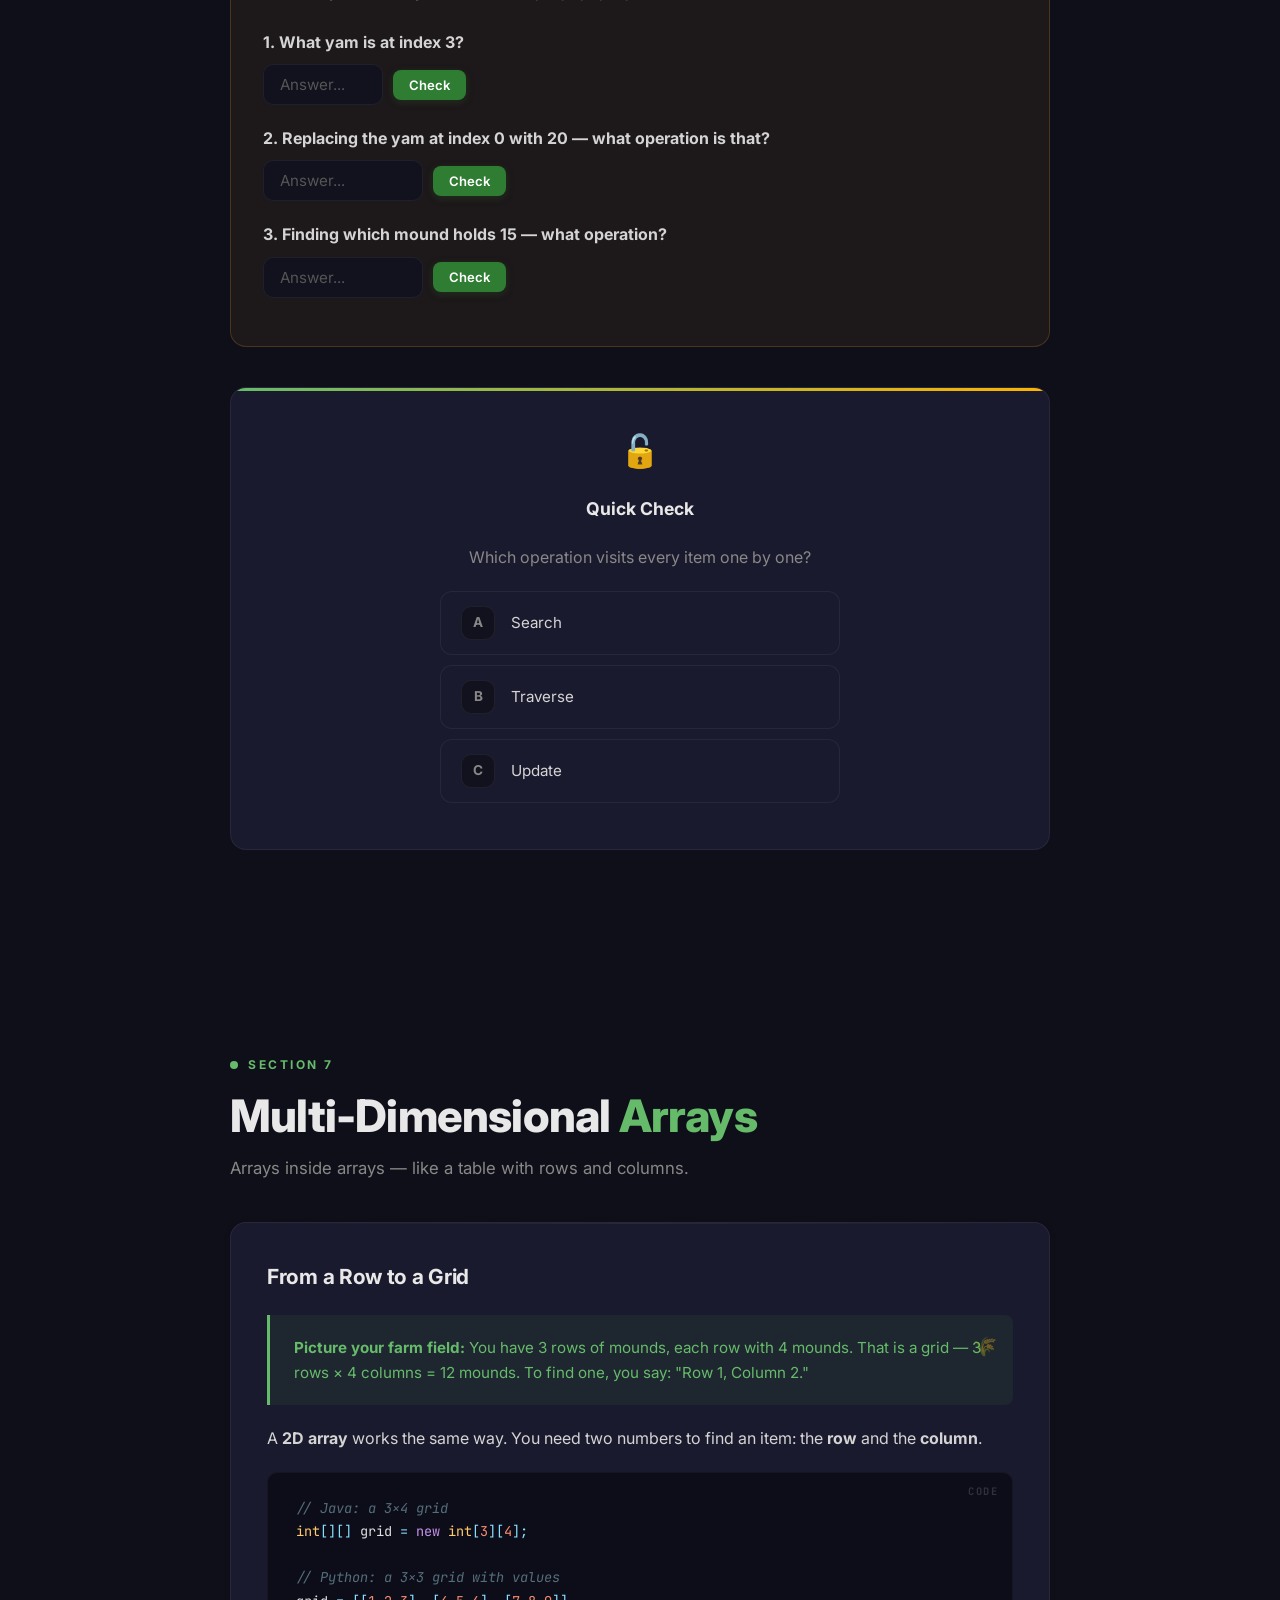
<file: lessons/TRAIN-data-structures-mod1/index.html>
<!DOCTYPE html>
<html lang="en">
<head>
<meta charset="UTF-8">
<meta name="viewport" content="width=device-width,initial-scale=1.0,maximum-scale=1.0">
<title>Data Structures — Mathias's Learning App</title>
<link rel="preconnect" href="https://fonts.googleapis.com">
<link rel="preconnect" href="https://fonts.gstatic.com" crossorigin>
<link href="https://fonts.googleapis.com/css2?family=Inter:wght@400;500;600;700;800;900&family=JetBrains+Mono:wght@400;500;600&display=swap" rel="stylesheet">
<style>
*,*::before,*::after{margin:0;padding:0;box-sizing:border-box}

:root {
  --green-dark:#1a5c2a;--green-main:#2E7D32;--green-light:#4CAF50;--green-pale:#E8F5E9;
  --gold:#F9A825;--gold-light:#FFF8E1;--earth-brown:#5D4037;--earth-light:#8D6E63;
  --cream:#FAFAF5;--white:#FFFFFF;--dark:#1a1a2e;--text:#2c2c2c;--text-light:#666;--text-muted:#999;
  --success:#2E7D32;--error:#EF5350;--error-dark:#C62828;--error-bg:#FFEBEE;
  --info-bg:#F3E5F5;--info-text:#4A148C;
  --shadow-sm:0 2px 8px rgba(0,0,0,0.06);
  --shadow:0 4px 24px rgba(0,0,0,0.08);
  --shadow-lg:0 12px 48px rgba(0,0,0,0.12);
  --shadow-glow:0 0 40px rgba(76,175,80,0.15);
  --radius:16px;--radius-sm:10px;--radius-xs:8px;--radius-full:50px;
  --page-bg:#0f0f1a;--surface:#1a1a2e;--surface-raised:#222240;--surface-recessed:#12121f;
  --border-c:rgba(255,255,255,0.06);--border-hover:rgba(255,255,255,0.12);
  --heading-color:#e8e8e8;--body-color:#d4d4d4;--muted-color:#888;--faint-color:#555;
  --green-accent:#66BB6A;--green-bg:rgba(76,175,80,0.08);--green-border:rgba(76,175,80,0.2);
  --gold-accent:#FFB300;--gold-bg:rgba(249,168,37,0.06);--gold-border:rgba(249,168,37,0.2);
  --error-accent:#ef9a9a;--error-bg-d:rgba(239,83,80,0.08);
  --info-accent:#CE93D8;--info-bg-d:rgba(206,147,216,0.06);
  --code-bg:#0d0d1a;
  --transition-fast:0.15s ease;--transition:0.25s ease;--transition-slow:0.4s ease;
}

body.light-mode {
  --page-bg:#FAFAF5;--surface:#FFFFFF;--surface-raised:#FFFFFF;--surface-recessed:#f5f5f0;
  --border-c:rgba(0,0,0,0.06);--border-hover:rgba(0,0,0,0.12);
  --heading-color:#1a1a2e;--body-color:#2c2c2c;--muted-color:#666;--faint-color:#aaa;
  --green-accent:#2E7D32;--green-bg:#E8F5E9;--green-border:rgba(46,125,50,0.2);
  --gold-accent:#F57F17;--gold-bg:#FFF8E1;--gold-border:rgba(249,168,37,0.25);
  --error-accent:#C62828;--error-bg-d:#FFEBEE;
  --info-accent:#4A148C;--info-bg-d:#F3E5F5;
  --shadow-sm:0 2px 8px rgba(0,0,0,0.05);
  --shadow:0 4px 24px rgba(0,0,0,0.07);
  --shadow-lg:0 12px 48px rgba(0,0,0,0.1);
  --shadow-glow:0 0 40px rgba(76,175,80,0.08);
  --code-bg:#1a1a2e;
}

html{scroll-behavior:smooth;-webkit-text-size-adjust:100%}
body{font-family:'Inter',system-ui,-apple-system,sans-serif;background:var(--page-bg);color:var(--body-color);line-height:1.7;font-size:16px;transition:background var(--transition),color var(--transition);overflow-x:hidden;-webkit-font-smoothing:antialiased;-moz-osx-font-smoothing:grayscale}

::selection{background:rgba(76,175,80,0.3);color:#fff}
:focus-visible{outline:2px solid var(--green-accent);outline-offset:2px;border-radius:4px}

/* ═══════ SCROLLBAR ═══════ */
::-webkit-scrollbar{width:6px;height:6px}
::-webkit-scrollbar-track{background:transparent}
::-webkit-scrollbar-thumb{background:rgba(255,255,255,0.1);border-radius:10px}
::-webkit-scrollbar-thumb:hover{background:rgba(255,255,255,0.2)}
body.light-mode ::-webkit-scrollbar-thumb{background:rgba(0,0,0,0.15)}

/* ═══════ PROGRESS BAR ═══════ */
#progressBar{position:fixed;top:0;left:0;height:3px;background:linear-gradient(90deg,var(--green-main),var(--gold),var(--green-light));z-index:10001;transition:width 0.4s cubic-bezier(0.4,0,0.2,1);width:0;border-radius:0 2px 2px 0;box-shadow:0 0 12px rgba(76,175,80,0.4)}

/* ═══════ NAVIGATION ═══════ */
nav{position:fixed;top:3px;left:0;right:0;z-index:9999;padding:0 24px;transition:all var(--transition);display:flex;align-items:center;justify-content:space-between;height:60px}
nav.scrolled{background:rgba(15,15,26,0.82);backdrop-filter:blur(20px) saturate(1.4);-webkit-backdrop-filter:blur(20px) saturate(1.4);border-bottom:1px solid var(--border-c);box-shadow:0 4px 30px rgba(0,0,0,0.2)}
body.light-mode nav.scrolled{background:rgba(255,255,255,0.85);box-shadow:0 4px 30px rgba(0,0,0,0.06)}
.nav-inner{max-width:1100px;margin:0 auto;width:100%;display:flex;align-items:center;justify-content:space-between}
.nav-logo{font-weight:800;font-size:1.05rem;color:var(--green-accent);display:flex;align-items:center;gap:10px;letter-spacing:-0.3px}
.nav-logo span{opacity:0.5;font-weight:500;font-size:0.85rem}
.nav-links{display:flex;gap:8px;list-style:none;align-items:center}
.nav-links a{text-decoration:none;color:var(--muted-color);font-size:0.82rem;font-weight:500;padding:6px 14px;border-radius:var(--radius-full);transition:all var(--transition-fast);cursor:pointer;white-space:nowrap}
.nav-links a:hover{color:var(--green-accent);background:var(--green-bg)}
.nav-links a.active{color:var(--green-accent);background:var(--green-bg)}

/* ═══════ HERO ═══════ */
.hero{min-height:100vh;min-height:100dvh;display:flex;flex-direction:column;align-items:center;justify-content:center;text-align:center;padding:80px 24px 60px;position:relative;overflow:hidden}
.hero::before{content:'';position:absolute;inset:0;background:radial-gradient(ellipse 80% 60% at 50% 40%,rgba(46,125,50,0.12) 0%,transparent 70%);pointer-events:none}
.hero::after{content:'';position:absolute;inset:0;background:radial-gradient(ellipse 60% 50% at 70% 60%,rgba(249,168,37,0.06) 0%,transparent 60%);pointer-events:none}
.hero-grid{position:absolute;inset:0;background-image:linear-gradient(rgba(255,255,255,0.02) 1px,transparent 1px),linear-gradient(90deg,rgba(255,255,255,0.02) 1px,transparent 1px);background-size:60px 60px;pointer-events:none}
body.light-mode .hero-grid{background-image:linear-gradient(rgba(0,0,0,0.03) 1px,transparent 1px),linear-gradient(90deg,rgba(0,0,0,0.03) 1px,transparent 1px)}
.hero-glow{position:absolute;width:500px;height:500px;border-radius:50%;background:radial-gradient(circle,rgba(76,175,80,0.08) 0%,transparent 70%);top:20%;left:50%;transform:translate(-50%,-50%);pointer-events:none;animation:heroGlow 8s ease-in-out infinite alternate}
@keyframes heroGlow{0%{transform:translate(-50%,-50%) scale(1);opacity:0.6}100%{transform:translate(-50%,-50%) scale(1.3);opacity:1}}
.hero-badge{display:inline-flex;align-items:center;gap:8px;padding:8px 20px;border-radius:var(--radius-full);background:var(--green-bg);color:var(--green-accent);font-size:0.78rem;font-weight:600;letter-spacing:1.5px;text-transform:uppercase;margin-bottom:32px;border:1px solid var(--green-border);backdrop-filter:blur(8px)}
.hero-badge .dot{width:6px;height:6px;border-radius:50%;background:var(--green-accent);animation:pulse 2s infinite}
@keyframes pulse{0%,100%{opacity:1;transform:scale(1)}50%{opacity:0.5;transform:scale(0.8)}}
.hero h1{font-size:clamp(2.8rem,7vw,4.5rem);font-weight:900;color:var(--heading-color);max-width:750px;line-height:1.08;margin-bottom:20px;letter-spacing:-1.5px}
.hero h1 .accent{background:linear-gradient(135deg,var(--gold) 0%,#FFD54F 50%,var(--gold) 100%);-webkit-background-clip:text;-webkit-text-fill-color:transparent;background-clip:text}
.hero-sub{color:var(--muted-color);font-size:clamp(1rem,2.5vw,1.2rem);max-width:480px;margin-bottom:44px;line-height:1.6}
.hero-btn{padding:16px 40px;border-radius:var(--radius-full);background:linear-gradient(135deg,var(--gold),#FFB300);color:#1a1a2e;font-weight:700;font-size:1.05rem;border:none;cursor:pointer;box-shadow:0 4px 24px rgba(249,168,37,0.25),0 0 60px rgba(249,168,37,0.1);transition:all var(--transition);position:relative;overflow:hidden;letter-spacing:-0.2px}
.hero-btn:hover{transform:translateY(-3px);box-shadow:0 8px 40px rgba(249,168,37,0.35),0 0 80px rgba(249,168,37,0.15)}
.hero-btn:active{transform:translateY(-1px) scale(0.98)}
.hero-btn::after{content:'';position:absolute;inset:0;background:linear-gradient(135deg,transparent 30%,rgba(255,255,255,0.2) 50%,transparent 70%);transform:translateX(-100%);transition:transform 0.6s}
.hero-btn:hover::after{transform:translateX(100%)}
.scroll-hint{position:absolute;bottom:40px;display:flex;flex-direction:column;align-items:center;gap:8px;color:var(--faint-color);font-size:0.75rem;letter-spacing:1px;text-transform:uppercase;animation:scrollBounce 2.5s ease infinite}
.scroll-arrow{width:20px;height:20px;border-right:2px solid var(--faint-color);border-bottom:2px solid var(--faint-color);transform:rotate(45deg);opacity:0.5}
@keyframes scrollBounce{0%,100%{transform:translateY(0);opacity:0.6}50%{transform:translateY(10px);opacity:1}}

/* ═══════ LAYOUT ═══════ */
.container{max-width:820px;margin:0 auto;width:100%}
.section{padding:100px 24px;position:relative}
.section .container{opacity:0;transform:translateY(40px);transition:all 0.7s cubic-bezier(0.16,1,0.3,1)}
.section.visible .container{opacity:1;transform:translateY(0)}
.section.locked{pointer-events:none}
.section.locked .container{opacity:0.15 !important;filter:blur(4px)}

/* ═══════ SECTION HEADERS ═══════ */
.section-label{display:inline-flex;align-items:center;gap:10px;text-transform:uppercase;letter-spacing:2.5px;font-size:0.75rem;font-weight:700;color:var(--green-accent);margin-bottom:16px}
.section-label::before{content:'';width:8px;height:8px;border-radius:50%;background:var(--green-accent);flex-shrink:0}
.section h2{font-size:clamp(2rem,4.5vw,2.8rem);font-weight:800;margin-bottom:12px;line-height:1.15;color:var(--heading-color);letter-spacing:-0.8px}
.section h2 .gr{color:var(--green-accent)}
.section h2 .gd{color:var(--gold-accent)}
.section-intro{color:var(--muted-color);font-size:1.05rem;margin-bottom:40px;max-width:600px;line-height:1.65}

/* ═══════ CARDS ═══════ */
.card{background:var(--surface);border-radius:var(--radius);padding:36px;box-shadow:var(--shadow-sm);border:1px solid var(--border-c);margin-bottom:24px;transition:all var(--transition);position:relative;overflow:hidden}
.card:hover{border-color:var(--border-hover);box-shadow:var(--shadow)}
.card::before{content:'';position:absolute;top:0;left:0;right:0;height:1px;background:linear-gradient(90deg,transparent,rgba(255,255,255,0.06),transparent)}
body.light-mode .card::before{background:linear-gradient(90deg,transparent,rgba(0,0,0,0.04),transparent)}
.card h3{font-size:1.3rem;font-weight:700;margin-bottom:16px;color:var(--heading-color);letter-spacing:-0.3px}
.card h4{font-size:1.1rem;font-weight:700;margin-bottom:10px;color:var(--heading-color)}
.card p{color:var(--body-color);line-height:1.7}
.card ul{margin:12px 0 0 20px;color:var(--body-color)}
.card ul li{margin-bottom:6px}
.card-highlight{border-color:var(--green-border);box-shadow:var(--shadow),var(--shadow-glow)}

/* ═══════ ANALOGY BOXES ═══════ */
.farm-box{background:var(--green-bg);border-left:3px solid var(--green-accent);padding:20px 24px;border-radius:0 var(--radius-xs) var(--radius-xs) 0;margin:20px 0;color:var(--green-accent);font-size:0.95rem;line-height:1.65;position:relative}
.farm-box::before{content:'🌾';position:absolute;top:16px;right:16px;font-size:1.2rem;opacity:0.4}
.farm-box strong{color:var(--green-accent)}
body.light-mode .farm-box{color:var(--green-dark)}
body.light-mode .farm-box strong{color:var(--green-dark)}

.football-box{background:var(--gold-bg);border-left:3px solid var(--gold-accent);padding:20px 24px;border-radius:0 var(--radius-xs) var(--radius-xs) 0;margin:20px 0;color:var(--gold-accent);font-size:0.95rem;line-height:1.65;position:relative}
.football-box::before{content:'⚽';position:absolute;top:16px;right:16px;font-size:1.2rem;opacity:0.4}
.football-box strong{color:var(--gold-accent)}
body.light-mode .football-box{color:var(--earth-brown)}
body.light-mode .football-box strong{color:var(--earth-brown)}

.info-box{background:var(--info-bg-d);padding:18px 22px;border-radius:var(--radius-sm);margin:20px 0;display:flex;gap:14px;align-items:flex-start;color:var(--info-accent);font-size:0.95rem;border:1px solid rgba(206,147,216,0.1)}
body.light-mode .info-box{border-color:rgba(74,20,140,0.08)}
.info-icon{font-size:1.3rem;flex-shrink:0;margin-top:2px}

/* ═══════ BUTTONS ═══════ */
.btn{padding:10px 22px;border-radius:var(--radius-sm);font-weight:600;font-size:0.9rem;border:none;cursor:pointer;transition:all var(--transition-fast);display:inline-flex;align-items:center;gap:8px;font-family:inherit;letter-spacing:-0.1px;position:relative;overflow:hidden}
.btn:active{transform:scale(0.97)}
.btn:disabled{opacity:0.4;cursor:not-allowed;transform:none !important}
.btn-green{background:var(--green-main);color:#fff;box-shadow:0 2px 8px rgba(46,125,50,0.25)}
.btn-green:hover:not(:disabled){background:#388E3C;box-shadow:0 4px 16px rgba(46,125,50,0.3);transform:translateY(-1px)}
.btn-gold{background:var(--gold);color:#1a1a2e;box-shadow:0 2px 8px rgba(249,168,37,0.2)}
.btn-gold:hover:not(:disabled){background:#F57F17;transform:translateY(-1px)}
.btn-red{background:rgba(239,83,80,0.15);color:var(--error-accent);border:1px solid rgba(239,83,80,0.2)}
.btn-red:hover:not(:disabled){background:rgba(239,83,80,0.25)}
body.light-mode .btn-red{background:rgba(239,83,80,0.08);color:var(--error-dark)}
.btn-outline{background:transparent;border:1.5px solid var(--green-border);color:var(--green-accent)}
.btn-outline:hover:not(:disabled){background:var(--green-bg);border-color:var(--green-accent)}
.btn-sm{padding:7px 16px;font-size:0.82rem;border-radius:var(--radius-xs)}
.btn-icon{width:40px;height:40px;padding:0;display:inline-flex;align-items:center;justify-content:center;border-radius:var(--radius-xs)}

/* ═══════ INPUTS ═══════ */
input[type="text"],input[type="number"],select{padding:10px 16px;border:1.5px solid var(--border-c);border-radius:var(--radius-sm);font-family:inherit;font-size:0.95rem;width:100%;transition:all var(--transition-fast);background:var(--surface-recessed);color:var(--body-color);-webkit-appearance:none}
input:focus,select:focus{outline:none;border-color:var(--green-accent);box-shadow:0 0 0 3px var(--green-bg)}
input::placeholder{color:var(--faint-color)}
body.light-mode input,body.light-mode select{background:#fff;border-color:#e0e0e0}
body.light-mode input:focus,body.light-mode select:focus{border-color:var(--green-main);box-shadow:0 0 0 3px rgba(46,125,50,0.08)}

/* ═══════ TABLES ═══════ */
.table-wrap{overflow-x:auto;margin:20px 0;border-radius:var(--radius-sm);border:1px solid var(--border-c)}
table{width:100%;border-collapse:collapse;font-size:0.9rem}
th{background:var(--surface-recessed);color:var(--heading-color);padding:12px 18px;font-weight:600;text-align:left;font-size:0.82rem;text-transform:uppercase;letter-spacing:0.5px;border-bottom:1px solid var(--border-c)}
td{padding:12px 18px;border-bottom:1px solid var(--border-c);color:var(--body-color)}
tr:last-child td{border-bottom:none}
tr:hover td{background:var(--green-bg)}
body.light-mode th{background:#f8f8f4}

/* ═══════ CODE BLOCKS ═══════ */
.code-block{background:var(--code-bg);border-radius:var(--radius-sm);padding:24px 28px;overflow-x:auto;margin:20px 0;position:relative;border:1px solid rgba(255,255,255,0.04)}
.code-block::before{content:'CODE';position:absolute;top:10px;right:14px;font-size:0.65rem;font-weight:700;letter-spacing:1.5px;color:rgba(255,255,255,0.15);font-family:'JetBrains Mono',monospace}
.code-block code{font-family:'JetBrains Mono',monospace;font-size:0.85rem;color:#e0e0e0;line-height:1.7;white-space:pre;display:block}
.kw{color:#C792EA}.str{color:#C3E88D}.typ{color:#FFCB6B}.mth{color:#82AAFF}.cmt{color:#546E7A;font-style:italic}.num{color:#F78C6C}.punc{color:#89DDFF}

/* ═══════ QUIZ OPTIONS ═══════ */
.quiz-option{border:1.5px solid var(--border-c);border-radius:12px;padding:14px 20px;margin:10px 0;cursor:pointer;display:flex;align-items:center;gap:16px;transition:all var(--transition-fast);background:var(--surface);position:relative;overflow:hidden;font-size:0.95rem}
.quiz-option:hover{border-color:var(--green-border);background:var(--green-bg)}
.quiz-option.selected{border-color:var(--green-accent);background:var(--green-bg)}
.quiz-option.correct{border-color:var(--green-accent);background:var(--green-bg);animation:correctPulse 0.5s ease}
.quiz-option.wrong{border-color:var(--error-accent);background:var(--error-bg-d);animation:shake 0.4s ease}
.quiz-option.correct .quiz-letter{background:var(--green-accent);color:#fff}
.quiz-option.wrong .quiz-letter{background:var(--error);color:#fff}
.quiz-letter{width:34px;height:34px;border-radius:10px;background:var(--surface-recessed);display:flex;align-items:center;justify-content:center;font-weight:700;font-size:0.85rem;color:var(--muted-color);flex-shrink:0;transition:all var(--transition-fast);border:1px solid var(--border-c)}
.quiz-feedback{padding:18px 22px;border-radius:12px;margin-top:16px;font-size:0.92rem;line-height:1.6;display:none}
.quiz-feedback.show{display:block;animation:fadeSlideIn 0.3s ease}
.quiz-feedback.correct{background:var(--green-bg);color:var(--green-accent);border:1px solid var(--green-border)}
.quiz-feedback.wrong{background:var(--error-bg-d);color:var(--error-accent);border:1px solid rgba(239,83,80,0.15)}

@keyframes correctPulse{0%{box-shadow:0 0 0 0 rgba(76,175,80,0.4)}100%{box-shadow:0 0 0 14px rgba(76,175,80,0)}}
@keyframes shake{0%,100%{transform:translateX(0)}20%{transform:translateX(-8px)}40%{transform:translateX(8px)}60%{transform:translateX(-4px)}80%{transform:translateX(4px)}}
@keyframes fadeSlideIn{0%{opacity:0;transform:translateY(-8px)}100%{opacity:1;transform:translateY(0)}}

/* ═══════ ARRAY VISUAL ═══════ */
.array-container{display:flex;flex-direction:column;gap:4px;margin:24px 0}
.array-indices{display:flex;gap:3px}
.array-cells{display:flex;gap:3px}
.array-cell{width:64px;height:56px;border:1.5px solid var(--green-border);border-radius:var(--radius-xs);display:flex;align-items:center;justify-content:center;background:var(--surface);transition:all 0.3s cubic-bezier(0.34,1.56,0.64,1);position:relative;flex-shrink:0}
.array-idx{width:64px;height:22px;display:flex;align-items:center;justify-content:center;font-size:0.7rem;font-weight:600;color:var(--faint-color);font-family:'JetBrains Mono',monospace;flex-shrink:0}
.array-cell .val{font-weight:700;font-size:1.05rem;color:var(--green-accent);font-family:'JetBrains Mono',monospace}
.array-cell.highlight{background:rgba(249,168,37,0.12);border-color:var(--gold-accent);transform:scale(1.08);box-shadow:0 0 20px rgba(249,168,37,0.15)}
.array-cell.found{background:var(--green-bg);border-color:var(--green-accent);transform:scale(1.08);box-shadow:0 0 20px rgba(76,175,80,0.2)}
.array-cell.empty{border-style:dashed;opacity:0.35}
.array-cell.inserting{animation:cellInsert 0.4s ease}
@keyframes cellInsert{0%{transform:scale(0.5);opacity:0}60%{transform:scale(1.1)}100%{transform:scale(1);opacity:1}}

/* ═══════ CONTROLS BAR ═══════ */
.controls{display:flex;gap:10px;flex-wrap:wrap;align-items:center;margin:16px 0}
.controls input,.controls select{width:auto;max-width:150px;flex-shrink:0}
.controls-stack{display:flex;flex-direction:column;gap:10px}

/* ═══════ ACTION LOG ═══════ */
.log{background:var(--surface-recessed);border:1px solid var(--border-c);border-radius:var(--radius-sm);padding:16px 20px;max-height:180px;overflow-y:auto;font-size:0.85rem;margin-top:16px;font-family:'JetBrains Mono',monospace}
.log-entry{padding:5px 0;border-bottom:1px solid var(--border-c);color:var(--muted-color);display:flex;align-items:center;gap:8px}
.log-entry:last-child{border:none;color:var(--body-color)}
.log-entry::before{content:'→';color:var(--green-accent);font-weight:700;flex-shrink:0}
.log-empty{color:var(--faint-color);font-style:italic;font-family:'Inter',sans-serif}

/* ═══════ DRAG & DROP ═══════ */
.drag-zone{min-height:72px;border:2px dashed var(--border-c);border-radius:var(--radius-sm);padding:12px;display:flex;flex-wrap:wrap;gap:8px;transition:all var(--transition);align-items:center;align-content:center}
.drag-zone.over{border-color:var(--green-accent);background:var(--green-bg);border-style:solid}
.drag-zone-label{font-size:0.78rem;color:var(--faint-color);width:100%;text-align:center}
.drag-item{padding:8px 18px;border-radius:var(--radius-full);font-weight:600;font-size:0.85rem;cursor:grab;transition:all var(--transition-fast);user-select:none;-webkit-user-select:none;display:inline-flex;align-items:center;gap:6px;border:none}
.drag-item:active{cursor:grabbing}
.drag-item.green-di{background:var(--green-main);color:#fff}
.drag-item.gold-di{background:var(--gold);color:#1a1a2e}
.drag-item.brown-di{background:var(--earth-light);color:#fff}
.drag-item.purple-di{background:#7C4DFF;color:#fff}
.drag-item:hover{transform:translateY(-2px);box-shadow:0 4px 12px rgba(0,0,0,0.2)}
.drag-item.dragging{opacity:0.5;transform:scale(1.08)}
.drag-item.placed{cursor:default;opacity:0.7;transform:none}

/* ═══════ GATE ═══════ */
.gate{background:var(--surface);border:1.5px solid var(--border-c);border-radius:var(--radius);padding:36px;margin-top:40px;position:relative;overflow:hidden}
.gate::before{content:'';position:absolute;top:0;left:0;right:0;height:3px;background:linear-gradient(90deg,var(--green-accent),var(--gold-accent))}
.gate h4{text-align:center;margin-bottom:20px;font-size:1.1rem;color:var(--heading-color)}
.gate.passed{border-color:var(--green-border);background:var(--green-bg)}
.gate.passed::before{background:var(--green-accent)}
.gate-icon{text-align:center;font-size:2rem;margin-bottom:16px}

/* ═══════ MISSION CARD ═══════ */
.mission-card{border:1.5px solid var(--gold-border);border-radius:var(--radius);padding:32px;background:var(--gold-bg);margin:32px 0;position:relative;overflow:hidden}
.mission-card::before{content:'';position:absolute;top:0;left:0;right:0;height:3px;background:linear-gradient(90deg,var(--gold-accent),var(--green-accent))}
.mission-card h3{color:var(--gold-accent)}
.stars{font-size:1.6rem;margin:8px 0;letter-spacing:4px}

/* ═══════ COMPARISON / DARK SECTION ═══════ */
.dark-section{background:linear-gradient(135deg,#0a1f10 0%,#0d2818 40%,#1a1510 100%);padding:80px 24px;border-radius:var(--radius);border:1px solid rgba(255,255,255,0.04);position:relative;overflow:hidden}
body.light-mode .dark-section{background:linear-gradient(135deg,#1a5c2a 0%,#2E7D32 40%,#5D4037 100%)}
.dark-section::before{content:'';position:absolute;inset:0;background:radial-gradient(ellipse at 30% 50%,rgba(76,175,80,0.08) 0%,transparent 60%);pointer-events:none}
.glass-card{background:rgba(255,255,255,0.04);backdrop-filter:blur(12px);border:1px solid rgba(255,255,255,0.06);border-radius:var(--radius);padding:28px;color:#e8e8e8;transition:all var(--transition)}
.glass-card:hover{background:rgba(255,255,255,0.07);border-color:rgba(255,255,255,0.1);transform:translateY(-2px)}
.glass-card h4{color:var(--gold);margin-bottom:10px;font-size:1rem}
.glass-card p{font-size:0.88rem;color:rgba(255,255,255,0.6);line-height:1.6}

/* ═══════ GRIDS ═══════ */
.grid-2{display:grid;grid-template-columns:repeat(2,1fr);gap:20px}
.grid-3{display:grid;grid-template-columns:repeat(auto-fit,minmax(220px,1fr));gap:16px}
.grid-4{display:grid;grid-template-columns:repeat(auto-fit,minmax(140px,1fr));gap:12px}

/* ═══════ 2D ARRAY GRID ═══════ */
.grid-2d{display:inline-grid;gap:3px;margin:20px 0}
.grid-2d-cell{width:60px;height:52px;border:1.5px solid var(--border-c);border-radius:var(--radius-xs);display:flex;align-items:center;justify-content:center;background:var(--surface);cursor:pointer;transition:all var(--transition-fast);font-weight:700;font-family:'JetBrains Mono',monospace;color:var(--green-accent);font-size:0.95rem}
.grid-2d-cell:hover{border-color:var(--green-accent);background:var(--green-bg)}
.grid-2d-cell.active{border-color:var(--gold-accent);background:rgba(249,168,37,0.12);transform:scale(1.05);box-shadow:0 0 16px rgba(249,168,37,0.15)}

/* ═══════ QUIZ FINAL ═══════ */
.quiz-progress{display:flex;gap:6px;justify-content:center;margin-bottom:28px;flex-wrap:wrap}
.quiz-dot{width:10px;height:10px;border-radius:50%;background:var(--border-c);transition:all var(--transition-fast)}
.quiz-dot.active{background:var(--green-accent);transform:scale(1.4);box-shadow:0 0 8px rgba(76,175,80,0.3)}
.quiz-dot.answered{background:var(--green-light)}
.quiz-dot.wrong-dot{background:var(--error)}
.score-display{text-align:center;padding:48px 24px}
.big-score{font-size:clamp(3rem,10vw,5rem);font-weight:900;background:linear-gradient(135deg,var(--green-accent),var(--gold-accent));-webkit-background-clip:text;-webkit-text-fill-color:transparent;background-clip:text;letter-spacing:-2px}

/* ═══════ BADGE SYSTEM ═══════ */
.badge-float{position:fixed;right:20px;top:50%;transform:translateY(-50%);z-index:9998;display:flex;flex-direction:column;gap:8px;align-items:center}
.badge-trigger{width:48px;height:48px;border-radius:14px;background:var(--surface);border:1px solid var(--border-c);display:flex;align-items:center;justify-content:center;cursor:pointer;box-shadow:var(--shadow);transition:all var(--transition);position:relative;color:var(--gold-accent);font-weight:900;font-size:1rem}
.badge-trigger:hover{transform:scale(1.08);border-color:var(--gold-border);box-shadow:var(--shadow),0 0 20px rgba(249,168,37,0.1)}
.badge-trigger .count{position:absolute;top:-6px;right:-6px;width:20px;height:20px;border-radius:50%;background:var(--gold);color:#1a1a2e;font-size:0.65rem;font-weight:800;display:flex;align-items:center;justify-content:center}
.badge-popup{position:fixed;right:80px;top:50%;transform:translateY(-50%);background:var(--surface);border-radius:var(--radius);padding:28px;box-shadow:var(--shadow-lg);z-index:9999;width:300px;max-height:450px;overflow-y:auto;border:1px solid var(--border-c);display:none}
.badge-popup.show{display:block;animation:fadeSlideIn 0.25s ease}
.badge-popup h4{margin-bottom:20px;color:var(--heading-color);font-size:1.05rem}
.badge-item{display:flex;align-items:center;gap:14px;padding:12px 0;border-bottom:1px solid var(--border-c)}
.badge-item:last-child{border:none}
.badge-item .b-icon{font-size:1.6rem;width:40px;height:40px;border-radius:12px;display:flex;align-items:center;justify-content:center;background:var(--surface-recessed);flex-shrink:0}
.badge-item .b-info{flex:1;min-width:0}
.badge-item .b-name{font-weight:700;font-size:0.88rem;color:var(--heading-color)}
.badge-item .b-desc{font-size:0.78rem;color:var(--muted-color);margin-top:2px}
.badge-item.locked{opacity:0.25}
.badge-item.earned .b-icon{background:var(--gold-bg);box-shadow:0 0 12px rgba(249,168,37,0.1)}
@keyframes badgeUnlock{0%{transform:scale(0) rotate(-10deg)}60%{transform:scale(1.15) rotate(3deg)}100%{transform:scale(1) rotate(0)}}
.badge-notify{position:fixed;bottom:80px;right:20px;background:var(--surface);border:1px solid var(--gold-border);border-radius:var(--radius-sm);padding:16px 22px;box-shadow:var(--shadow-lg);z-index:100001;display:flex;align-items:center;gap:14px;animation:slideUpIn 0.4s ease,slideUpOut 0.4s ease 2.6s forwards;max-width:300px}
@keyframes slideUpIn{0%{opacity:0;transform:translateY(20px)}100%{opacity:1;transform:translateY(0)}}
@keyframes slideUpOut{0%{opacity:1;transform:translateY(0)}100%{opacity:0;transform:translateY(20px)}}

/* ═══════ DARK/LIGHT TOGGLE ═══════ */
.theme-toggle{position:fixed;bottom:24px;right:24px;width:52px;height:52px;border-radius:14px;border:1px solid var(--border-c);font-size:1.25rem;cursor:pointer;z-index:99999;background:var(--surface);box-shadow:var(--shadow);transition:all var(--transition);display:flex;align-items:center;justify-content:center;color:var(--body-color)}
.theme-toggle:hover{transform:scale(1.08);border-color:var(--border-hover);box-shadow:var(--shadow),0 0 20px rgba(255,255,255,0.05)}

/* ═══════ GLOSSARY ═══════ */
.glossary-trigger{position:fixed;bottom:24px;left:24px;padding:10px 20px;border-radius:var(--radius-full);border:1px solid var(--border-c);background:var(--surface);box-shadow:var(--shadow);cursor:pointer;font-size:0.88rem;font-weight:600;z-index:99999;transition:all var(--transition);color:var(--body-color);font-family:inherit;display:flex;align-items:center;gap:8px}
.glossary-trigger:hover{transform:scale(1.05);border-color:var(--border-hover)}
.glossary-overlay{position:fixed;inset:0;background:rgba(0,0,0,0.5);z-index:100000;display:none;animation:fadeIn 0.2s ease}
.glossary-overlay.open{display:block}
@keyframes fadeIn{0%{opacity:0}100%{opacity:1}}
.glossary-panel{position:fixed;left:0;top:0;bottom:0;width:380px;max-width:100vw;background:var(--surface);box-shadow:var(--shadow-lg);z-index:100001;padding:32px;overflow-y:auto;transform:translateX(-100%);transition:transform 0.35s cubic-bezier(0.16,1,0.3,1);border-right:1px solid var(--border-c)}
.glossary-panel.open{transform:translateX(0)}
.glossary-panel h3{margin-bottom:20px;color:var(--heading-color);font-size:1.2rem}
.glossary-panel input{margin-bottom:20px}
.gloss-item{padding:16px 0;border-bottom:1px solid var(--border-c);cursor:pointer;transition:all var(--transition-fast)}
.gloss-item:hover{padding-left:8px}
.gloss-item:last-child{border:none}
.gloss-term{font-weight:700;color:var(--green-accent);font-size:0.92rem;margin-bottom:4px}
.gloss-def{font-size:0.85rem;color:var(--muted-color);line-height:1.5}
.gloss-analogy{font-size:0.82rem;color:var(--faint-color);font-style:italic;margin-top:4px}
.gloss-close{position:absolute;top:24px;right:24px;width:36px;height:36px;border-radius:10px;border:1px solid var(--border-c);background:var(--surface-recessed);display:flex;align-items:center;justify-content:center;cursor:pointer;font-size:1rem;color:var(--muted-color);transition:all var(--transition-fast)}
.gloss-close:hover{background:var(--error-bg-d);color:var(--error-accent);border-color:rgba(239,83,80,0.2)}

/* ═══════ PROGRESS TRACKER (SIDE) ═══════ */
.progress-rail{position:fixed;left:24px;top:50%;transform:translateY(-50%);z-index:9998;display:flex;flex-direction:column;gap:8px;align-items:center}
.pt-dot{width:10px;height:10px;border-radius:50%;background:var(--faint-color);cursor:pointer;transition:all var(--transition);border:2px solid transparent;opacity:0.4}
.pt-dot.done{background:var(--green-accent);border-color:var(--green-accent);opacity:1}
.pt-dot.current{background:var(--gold-accent);border-color:var(--gold-accent);opacity:1;animation:dotPulse 2s infinite}
.pt-dot:hover{transform:scale(1.5)}
@keyframes dotPulse{0%,100%{box-shadow:0 0 0 0 rgba(249,168,37,0.4)}50%{box-shadow:0 0 0 6px rgba(249,168,37,0)}}

/* ═══════ FOOTER ═══════ */
footer{background:var(--surface-recessed);border-top:1px solid var(--border-c);color:var(--muted-color);text-align:center;padding:48px 24px;font-size:0.85rem;line-height:1.8}
footer a{color:var(--gold-accent);text-decoration:none;transition:color var(--transition-fast)}
footer a:hover{color:var(--green-accent)}
footer .footer-inner{max-width:600px;margin:0 auto}

/* ═══════ UTILITIES ═══════ */
.hidden{display:none !important}
.mb-8{margin-bottom:8px}.mb-12{margin-bottom:12px}.mb-16{margin-bottom:16px}.mb-20{margin-bottom:20px}.mb-24{margin-bottom:24px}.mb-32{margin-bottom:32px}.mb-40{margin-bottom:40px}
.mt-8{margin-top:8px}.mt-12{margin-top:12px}.mt-16{margin-top:16px}.mt-20{margin-top:20px}.mt-24{margin-top:24px}.mt-32{margin-top:32px}
.text-center{text-align:center}
.text-sm{font-size:0.88rem}
.text-xs{font-size:0.78rem}
.text-muted{color:var(--muted-color)}
.text-faint{color:var(--faint-color)}
.fw-700{font-weight:700}
.inline-code{background:var(--surface-recessed);padding:2px 8px;border-radius:6px;font-family:'JetBrains Mono',monospace;font-size:0.88em;border:1px solid var(--border-c)}
.divider{height:1px;background:var(--border-c);margin:32px 0}
.tag{display:inline-flex;padding:4px 14px;border-radius:var(--radius-full);background:var(--green-bg);color:var(--green-accent);font-size:0.78rem;font-weight:600;border:1px solid var(--green-border)}

/* ═══════ RESPONSIVE ═══════ */
@media(max-width:768px){
  .nav-links{display:none !important}
  .section{padding:60px 16px}
  .card{padding:24px 20px}
  .hero{padding:60px 20px 40px}
  .hero h1{letter-spacing:-1px}
  .grid-2{grid-template-columns:1fr}
  .grid-3{grid-template-columns:1fr}
  .controls{flex-direction:column;align-items:stretch}
  .controls input,.controls select{max-width:100% !important;width:100% !important}
  .controls .btn{justify-content:center}
  .progress-rail{display:none}
  .badge-float{right:12px}
  .theme-toggle{bottom:16px;right:16px;width:46px;height:46px}
  .glossary-trigger{bottom:16px;left:16px;padding:8px 16px;font-size:0.82rem}
  .glossary-panel{width:100%;border-right:none}
  .badge-popup{right:12px;left:12px;width:auto;top:auto;bottom:80px;transform:none;max-height:60vh}
  .array-container{overflow-x:auto;padding-bottom:8px}
  .farm-box,.football-box,.info-box{padding:16px 18px}
  .farm-box::before,.football-box::before{display:none}
  .gate{padding:24px 20px}
  .mission-card{padding:24px 20px}
  .dark-section{padding:48px 20px;margin:0 -16px;border-radius:0}
  .code-block{padding:20px;font-size:0.8rem}
  .hero-btn{padding:14px 32px;font-size:0.95rem}
  .table-wrap{margin:16px -20px;border-radius:0;border-left:none;border-right:none}
}
@media(max-width:400px){
  .array-cell{width:50px;height:46px}
  .array-idx{width:50px}
  .grid-2d-cell{width:48px;height:44px;font-size:0.82rem}
}
</style>
</head>
<body>

<div id="progressBar"></div>

<!-- NAV -->
<nav id="mainNav">
<div class="nav-inner">
<div class="nav-logo">📊 DataStructures <span>for Mathias</span></div>
<ul class="nav-links" id="navLinks"></ul>
</div>
</nav>

<!-- HERO -->
<section class="hero" id="hero">
<div class="hero-grid"></div>
<div class="hero-glow"></div>
<div class="hero-badge"><span class="dot"></span> MODULE ONE — COMPUTER SCIENCE</div>
<h1>Learn <span class="accent">Data Structures</span> Step by Step</h1>
<p class="hero-sub">How computers store and organize things — explained with yam farming and football.</p>
<button class="hero-btn" onclick="startLearning()">Start Learning →</button>
<div class="scroll-hint"><div class="scroll-arrow"></div>Scroll to begin</div>
</section>

<!-- ═══════════════════════ SECTION 1: DATA TYPES ═══════════════════════ -->
<section class="section" id="sec1" data-title="Data Types" data-idx="1">
<div class="container">
<div class="section-label">Section 1</div>
<h2>What Is a <span class="gr">Data Type</span>?</h2>
<p class="section-intro">Before a computer can work with any information, it needs to know what kind of thing it is dealing with.</p>

<div class="card">
<h3>🌾 Think About Your Farm</h3>
<div class="farm-box">
On your farm, you have different kinds of things: yams, maize, cassava. You do not store them the same way. Yams go in a barn. Maize hangs to dry. Cassava goes in sacks. <strong>Each kind of thing needs its own way of storing.</strong>
</div>
<p class="mt-20">A computer works the same way. It stores numbers, letters, and yes/no answers. Each kind is called a <strong>data type</strong>.</p>
<p class="mt-12">A <strong>data type</strong> tells the computer two things:</p>
<ul>
<li><strong>What values are allowed</strong> — like whole numbers, or letters, or true/false</li>
<li><strong>What you can do with it</strong> — like add numbers or join words</li>
</ul>
<div class="football-box mt-20">
Think about a player's jersey. The number on the back (like 10) is one kind — a <strong>number</strong>. The name ("Musa") is another kind — <strong>text</strong>. You cannot add two names like numbers. Each kind follows different rules.
</div>
</div>

<div class="card">
<h3>The 4 Simple Data Types</h3>
<p class="mb-20">These are the basic building blocks. Every computer program uses them.</p>
<div class="grid-2">
<div style="padding:22px;background:var(--green-bg);border-radius:var(--radius-sm);border:1px solid var(--green-border)">
<div style="font-size:1.5rem;margin-bottom:8px">🔤</div>
<h4 style="color:var(--green-accent);margin-bottom:6px">Character</h4>
<p class="text-sm">A single letter, digit, or symbol.</p>
<p class="text-xs text-muted mt-8">Examples: <span class="inline-code">'A'</span> <span class="inline-code">'5'</span> <span class="inline-code">'@'</span></p>
<div class="farm-box" style="margin-top:12px;font-size:.85rem;padding:12px 16px">Like one seed in your hand.</div>
</div>
<div style="padding:22px;background:var(--gold-bg);border-radius:var(--radius-sm);border:1px solid var(--gold-border)">
<div style="font-size:1.5rem;margin-bottom:8px">🔢</div>
<h4 style="color:var(--gold-accent);margin-bottom:6px">Integer</h4>
<p class="text-sm">A whole number — no decimal point.</p>
<p class="text-xs text-muted mt-8">Examples: <span class="inline-code">7</span> <span class="inline-code">-3</span> <span class="inline-code">100</span></p>
<div class="football-box" style="margin-top:12px;font-size:.85rem;padding:12px 16px">A jersey number: 10, not 10.5</div>
</div>
<div style="padding:22px;background:var(--green-bg);border-radius:var(--radius-sm);border:1px solid var(--green-border)">
<div style="font-size:1.5rem;margin-bottom:8px">📐</div>
<h4 style="color:var(--green-accent);margin-bottom:6px">Real (Float)</h4>
<p class="text-sm">A number with a decimal point.</p>
<p class="text-xs text-muted mt-8">Examples: <span class="inline-code">3.14</span> <span class="inline-code">-0.5</span></p>
<div class="farm-box" style="margin-top:12px;font-size:.85rem;padding:12px 16px">Measuring 2.5 kg of yams on a scale.</div>
</div>
<div style="padding:22px;background:var(--gold-bg);border-radius:var(--radius-sm);border:1px solid var(--gold-border)">
<div style="font-size:1.5rem;margin-bottom:8px">✅</div>
<h4 style="color:var(--gold-accent);margin-bottom:6px">Boolean</h4>
<p class="text-sm">Only two values: <span class="inline-code">true</span> or <span class="inline-code">false</span>.</p>
<p class="text-xs text-muted mt-8">Like a yes/no answer.</p>
<div class="football-box" style="margin-top:12px;font-size:.85rem;padding:12px 16px">"Was it a goal?" — Yes or No.</div>
</div>
</div>
</div>

<!-- INTERACTIVE: Sort Data Types -->
<div class="card card-highlight">
<h3>🎯 Your Turn — Sort These Items</h3>
<p class="mb-20">Drag each item into the correct data type box below.</p>
<div class="controls" id="dragSource1" style="justify-content:center;gap:10px">
<div class="drag-item green-di" draggable="true" data-type="integer" data-game="sort1">42</div>
<div class="drag-item gold-di" draggable="true" data-type="boolean" data-game="sort1">true</div>
<div class="drag-item brown-di" draggable="true" data-type="character" data-game="sort1">'M'</div>
<div class="drag-item purple-di" draggable="true" data-type="real" data-game="sort1">3.14</div>
<div class="drag-item green-di" draggable="true" data-type="integer" data-game="sort1">-7</div>
<div class="drag-item gold-di" draggable="true" data-type="boolean" data-game="sort1">false</div>
</div>
<div class="grid-2 mt-24">
<div><p class="text-xs fw-700 mb-8" style="color:var(--green-accent)">INTEGER (whole number)</p><div class="drag-zone" data-accept="integer"><span class="drag-zone-label">Drop here</span></div></div>
<div><p class="text-xs fw-700 mb-8" style="color:var(--gold-accent)">CHARACTER (letter/symbol)</p><div class="drag-zone" data-accept="character"><span class="drag-zone-label">Drop here</span></div></div>
<div><p class="text-xs fw-700 mb-8" style="color:var(--green-accent)">REAL (decimal number)</p><div class="drag-zone" data-accept="real"><span class="drag-zone-label">Drop here</span></div></div>
<div><p class="text-xs fw-700 mb-8" style="color:var(--gold-accent)">BOOLEAN (true/false)</p><div class="drag-zone" data-accept="boolean"><span class="drag-zone-label">Drop here</span></div></div>
</div>
<div id="sortFeedback1" class="mt-20 text-center fw-700"></div>
</div>

<!-- GATE 1 -->
<div class="gate" id="gate1">
<div class="gate-icon">🔓</div>
<h4>Quick Check — Ready for the next section?</h4>
<p class="text-center text-muted mb-20">What data type is the number <strong style="color:var(--heading-color)">25</strong>?</p>
<div style="max-width:400px;margin:0 auto">
<div class="quiz-option" onclick="checkGate(1,'A',this)"><span class="quiz-letter">A</span>Character</div>
<div class="quiz-option" onclick="checkGate(1,'B',this)"><span class="quiz-letter">B</span>Integer</div>
<div class="quiz-option" onclick="checkGate(1,'C',this)"><span class="quiz-letter">C</span>Boolean</div>
<div class="quiz-option" onclick="checkGate(1,'D',this)"><span class="quiz-letter">D</span>Real</div>
</div>
<div id="gateFb1" class="quiz-feedback" style="max-width:400px;margin:16px auto 0"></div>
</div>
</div>
</section>

<!-- ═══════════════════════ SECTION 2: ADT ═══════════════════════ -->
<section class="section" id="sec2" data-title="Abstract Data Types" data-idx="2">
<div class="container">
<div class="section-label">Section 2</div>
<h2>Abstract <span class="gr">Data Types</span></h2>
<p class="section-intro">A plan for how to store and use data — before you build anything.</p>

<div class="card">
<h3>🏗️ The Blueprint Idea</h3>
<div class="farm-box">
<strong>Before you build a yam barn,</strong> you have a plan in your head: "It will hold yams. I can add yams, take yams out, and count how many I have." This plan is not the barn itself — it is the <em>idea</em> of the barn.
</div>
<p class="mt-20">An <strong>Abstract Data Type (ADT)</strong> is like that plan. It describes:</p>
<ul>
<li><strong>What kind of data</strong> it holds</li>
<li><strong>What actions</strong> you can do with that data</li>
</ul>
<p class="mt-16">It does NOT say HOW to build it. Just WHAT it should do.</p>
<div class="football-box mt-20">
A "team lineup" is an abstract idea. It says: "11 players, each in a position." But HOW you write it — on paper, on a whiteboard, on a phone — those are different ways to build the same idea.
</div>
<div class="info-box mt-20">
<span class="info-icon">💡</span>
<div>Common ADTs: <strong>Arrays, Lists, Queues, Stacks, Trees</strong>. You will learn about these soon!</div>
</div>
</div>

<div class="gate" id="gate2">
<div class="gate-icon">🔓</div>
<h4>Quick Check</h4>
<p class="text-center text-muted mb-20">An Abstract Data Type (ADT) is like a _____ for how data should work.</p>
<div style="max-width:400px;margin:0 auto">
<div class="quiz-option" onclick="checkGate(2,'A',this)"><span class="quiz-letter">A</span>Finished product</div>
<div class="quiz-option" onclick="checkGate(2,'B',this)"><span class="quiz-letter">B</span>Plan or blueprint</div>
<div class="quiz-option" onclick="checkGate(2,'C',this)"><span class="quiz-letter">C</span>Random guess</div>
</div>
<div id="gateFb2" class="quiz-feedback" style="max-width:400px;margin:16px auto 0"></div>
</div>
</div>
</section>

<!-- ═══════════════════════ SECTION 3: TERMINOLOGY ═══════════════════════ -->
<section class="section" id="sec3" data-title="Key Terms" data-idx="3">
<div class="container">
<div class="section-label">Section 3</div>
<h2>Key <span class="gr">Terms</span> You Must Know</h2>
<p class="section-intro">Learn the words computer people use to talk about organized data.</p>

<div class="card">
<h3>📦 What Is a Data Structure?</h3>
<p>A <strong>data structure</strong> is a way to store and organize data so you can find, add, or remove things quickly.</p>
<div class="farm-box">
You have different ways to organize yams: in a pile (stack), in a line at the market (queue), or in numbered rows of mounds (array). Each way has its own rules. Each is a data structure.
</div>
<p class="mt-20">An <strong>algorithm</strong> is a set of step-by-step instructions to solve a problem. Like a recipe for cooking.</p>
<div class="football-box">
Your coach says: "Pass to the defender, then to the midfielder, then shoot." Those steps in order are an algorithm for scoring a goal.
</div>
</div>

<div class="card">
<h3>📝 Word List</h3>
<div class="table-wrap">
<table>
<thead><tr><th>Term</th><th>Meaning</th><th>Example</th></tr></thead>
<tbody>
<tr><td><strong>Data</strong></td><td>Any value or piece of info</td><td>A farmer's name, number of yams</td></tr>
<tr><td><strong>Data Item</strong></td><td>One single value</td><td>The name "Mathias"</td></tr>
<tr><td><strong>Group Item</strong></td><td>Made of smaller parts</td><td>Full name = first + middle + last</td></tr>
<tr><td><strong>Elementary Item</strong></td><td>Cannot be broken down more</td><td>A jersey number: just one number</td></tr>
<tr><td><strong>Entity</strong></td><td>A category of thing</td><td>"Farmer" or "Player"</td></tr>
<tr><td><strong>Attribute</strong></td><td>A property of an entity</td><td>A farmer's name, age, farm size</td></tr>
<tr><td><strong>Field</strong></td><td>One piece of info about one entity</td><td>The "name" box on a form</td></tr>
<tr><td><strong>Record</strong></td><td>All info about one entity together</td><td>One farmer's full registration card</td></tr>
<tr><td><strong>File</strong></td><td>All records of the same type</td><td>A notebook with all farmers' records</td></tr>
</tbody>
</table>
</div>
</div>

<!-- BUILD A RECORD -->
<div class="card card-highlight">
<h3>🎯 Your Turn — Build a Player Record</h3>
<p class="mb-20">Fill in each field. See how data types and records work together.</p>
<div class="grid-2">
<div><label class="text-xs fw-700 mb-8" style="display:block;color:var(--green-accent)">NAME (Character)</label><input type="text" id="recName" placeholder="e.g. Musa" maxlength="30"></div>
<div><label class="text-xs fw-700 mb-8" style="display:block;color:var(--gold-accent)">JERSEY # (Integer)</label><input type="number" id="recNum" placeholder="e.g. 10" min="1" max="99"></div>
<div><label class="text-xs fw-700 mb-8" style="display:block;color:var(--green-accent)">HEIGHT IN METERS (Real)</label><input type="text" id="recHeight" placeholder="e.g. 1.75" maxlength="5"></div>
<div><label class="text-xs fw-700 mb-8" style="display:block;color:var(--gold-accent)">IS CAPTAIN? (Boolean)</label><select id="recCaptain"><option value="">Pick one</option><option value="true">True</option><option value="false">False</option></select></div>
</div>
<button class="btn btn-green mt-20" onclick="buildRecord()">Build Record →</button>
<div id="recordResult" class="mt-20"></div>
</div>

<!-- SPACED RECALL -->
<div class="card" style="border-color:var(--gold-border);background:var(--gold-bg)">
<p class="text-xs fw-700 mb-12" style="color:var(--gold-accent);letter-spacing:1px">🔄 QUICK RECALL — FROM SECTION 1</p>
<p class="mb-16" style="color:var(--heading-color)">What are the 4 simple data types?</p>
<div style="max-width:440px">
<div class="quiz-option" onclick="checkRecall(this,true)"><span class="quiz-letter">A</span>Character, Integer, Real, Boolean</div>
<div class="quiz-option" onclick="checkRecall(this,false)"><span class="quiz-letter">B</span>Name, Number, Letter, Word</div>
<div class="quiz-option" onclick="checkRecall(this,false)"><span class="quiz-letter">C</span>Add, Remove, Search, Sort</div>
</div>
<div id="recallFb1" class="mt-12"></div>
</div>

<div class="gate" id="gate3">
<div class="gate-icon">🔓</div>
<h4>Quick Check</h4>
<p class="text-center text-muted mb-20">A <strong style="color:var(--heading-color)">record</strong> is best described as:</p>
<div style="max-width:440px;margin:0 auto">
<div class="quiz-option" onclick="checkGate(3,'A',this)"><span class="quiz-letter">A</span>One single number</div>
<div class="quiz-option" onclick="checkGate(3,'B',this)"><span class="quiz-letter">B</span>All info about one thing, collected together</div>
<div class="quiz-option" onclick="checkGate(3,'C',this)"><span class="quiz-letter">C</span>A computer program</div>
</div>
<div id="gateFb3" class="quiz-feedback" style="max-width:440px;margin:16px auto 0"></div>
</div>
</div>
</section>

<!-- ═══════════════════════ SECTION 4: CLASSIFICATION ═══════════════════════ -->
<section class="section" id="sec4" data-title="Classification" data-idx="4">
<div class="container">
<div class="section-label">Section 4</div>
<h2>How Data Structures Are <span class="gr">Grouped</span></h2>
<p class="section-intro">Data structures come in families. Here is the family tree.</p>

<div class="card">
<h3>Two Big Families</h3>
<div class="grid-2">
<div style="padding:24px;background:var(--green-bg);border-radius:var(--radius-sm);border:1px solid var(--green-border)">
<h4 style="color:var(--green-accent)">1. Primitive (Simple)</h4>
<p class="text-sm mt-8">Built into every computer. Cannot be broken into smaller parts.</p>
<p class="text-sm mt-8"><strong>Integer, Float, Character, Boolean</strong></p>
<div class="farm-box" style="font-size:.85rem;padding:12px 16px;margin-top:12px">Like raw seeds — the most basic unit before planting.</div>
</div>
<div style="padding:24px;background:var(--gold-bg);border-radius:var(--radius-sm);border:1px solid var(--gold-border)">
<h4 style="color:var(--gold-accent)">2. Non-Primitive (Complex)</h4>
<p class="text-sm mt-8">Built from simple types. Organized in special ways.</p>
<p class="text-sm mt-8"><strong>Arrays, Lists, Stacks, Queues, Trees, Graphs</strong></p>
<div class="football-box" style="font-size:.85rem;padding:12px 16px;margin-top:12px">Like a full team — built from individual players.</div>
</div>
</div>
</div>

<div class="card">
<h3>Linear vs Non-Linear</h3>
<div class="grid-2">
<div style="padding:24px;border:1.5px solid var(--green-border);border-radius:var(--radius-sm)">
<h4 style="color:var(--green-accent)">Linear (in a line)</h4>
<p class="text-sm mt-8">Data is one after another, like a chain.</p>
<p class="text-sm text-muted mt-8">Array, Linked List, Stack, Queue</p>
<div class="farm-box" style="font-size:.85rem;padding:12px 16px;margin-top:12px">Yam mounds in a straight row.</div>
</div>
<div style="padding:24px;border:1.5px solid var(--gold-border);border-radius:var(--radius-sm)">
<h4 style="color:var(--gold-accent)">Non-Linear (branching)</h4>
<p class="text-sm mt-8">Data branches out like a tree.</p>
<p class="text-sm text-muted mt-8">Tree, Graph</p>
<div class="football-box" style="font-size:.85rem;padding:12px 16px;margin-top:12px">A tournament bracket — branching paths.</div>
</div>
</div>
</div>

<div class="card">
<h3>Static vs Dynamic</h3>
<p><strong>Static</strong> = size is fixed. Once set, it cannot grow or shrink.</p>
<div class="farm-box">A barn with exactly 20 shelves. You cannot add a 21st shelf.</div>
<p class="mt-20"><strong>Dynamic</strong> = size can change while the program runs.</p>
<div class="football-box">A bench of substitutes — players can join or leave during the match.</div>
</div>

<div class="gate" id="gate4">
<div class="gate-icon">🔓</div>
<h4>Quick Check</h4>
<p class="text-center text-muted mb-20">An Array has a fixed size, so it is a _____ data structure.</p>
<div style="max-width:400px;margin:0 auto">
<div class="quiz-option" onclick="checkGate(4,'A',this)"><span class="quiz-letter">A</span>Dynamic</div>
<div class="quiz-option" onclick="checkGate(4,'B',this)"><span class="quiz-letter">B</span>Static</div>
<div class="quiz-option" onclick="checkGate(4,'C',this)"><span class="quiz-letter">C</span>Non-linear</div>
</div>
<div id="gateFb4" class="quiz-feedback" style="max-width:400px;margin:16px auto 0"></div>
</div>
</div>
</section>

<!-- ═══════════════════════ SECTION 5: ARRAYS ═══════════════════════ -->
<section class="section" id="sec5" data-title="Arrays" data-idx="5">
<div class="container">
<div class="section-label">Section 5</div>
<h2>Meet the <span class="gr">Array</span></h2>
<p class="section-intro">The most common way to store a list of items in a computer.</p>

<div class="card">
<h3>🌾 A Row of Numbered Yam Mounds</h3>
<div class="farm-box">
<strong>Mathias, picture this:</strong> You make a straight row of 10 yam mounds. You number each mound: 0, 1, 2, 3... up to 9. Each mound holds exactly one yam. If you want the yam in mound 5, you go straight there — no need to check 0, 1, 2, 3, 4 first.
</div>
<p class="mt-20">An <strong>array</strong> works like this row. Key facts:</p>
<ul>
<li>Each item has a position number called an <strong>index</strong></li>
<li>The index starts at <strong>0</strong>, not 1</li>
<li>All items must be the <strong>same type</strong></li>
<li>The array has a <strong>fixed size</strong></li>
</ul>
<div class="football-box mt-20">
A team lineup card with 11 slots. Slot 0 is the goalkeeper, slot 1 the first defender, and so on. Each slot holds one player name. That card is an array!
</div>
</div>

<div class="card">
<h3>Creating an Array in Code</h3>
<div class="code-block"><code><span class="cmt">// Say you want an array of whole numbers</span>
<span class="typ">int</span><span class="punc">[]</span> myArray<span class="punc">;</span>

<span class="cmt">// Set the size to 10 spaces</span>
myArray <span class="punc">=</span> <span class="kw">new</span> <span class="typ">int</span><span class="punc">[</span><span class="num">10</span><span class="punc">];</span>

<span class="cmt">// Or create with values directly:</span>
<span class="typ">int</span><span class="punc">[]</span> ages <span class="punc">=</span> <span class="punc">{</span><span class="num">18</span><span class="punc">,</span> <span class="num">20</span><span class="punc">,</span> <span class="num">22</span><span class="punc">,</span> <span class="num">19</span><span class="punc">,</span> <span class="num">21</span><span class="punc">,</span> <span class="num">23</span><span class="punc">};</span>

<span class="cmt">// Get value at position 2:</span>
<span class="typ">int</span> x <span class="punc">=</span> ages<span class="punc">[</span><span class="num">2</span><span class="punc">];</span>  <span class="cmt">// x is now 22</span>

<span class="cmt">// Find how many items:</span>
<span class="typ">int</span> len <span class="punc">=</span> ages<span class="punc">.</span><span class="mth">length</span><span class="punc">;</span>  <span class="cmt">// len is 6</span></code></div>
<div class="info-box"><span class="info-icon">☝️</span><div>The first item is at index <strong>0</strong>. In an array of 6 items, the last index is <strong>5</strong>.</div></div>
</div>

<!-- ARRAY SANDBOX -->
<div class="card card-highlight">
<h3>🧪 Array Sandbox — Try It Yourself</h3>
<p class="mb-16">This is your own array. Add, search, and remove items!</p>
<div class="array-container"><div class="array-indices" id="sbIdx"></div><div class="array-cells" id="sbCells"></div></div>
<div class="controls mt-20">
<input type="text" id="sbInput" placeholder="Type a value..." maxlength="6" style="max-width:150px">
<button class="btn btn-green" onclick="sbAdd()">Add</button>
<button class="btn btn-gold" onclick="sbSearch()">Search</button>
<button class="btn btn-red" onclick="sbRemove()">Remove Last</button>
<button class="btn btn-outline" onclick="sbClear()">Clear</button>
</div>
<div id="sbMsg" class="mt-12 text-sm" style="min-height:24px"></div>
<div class="log mt-16" id="sbLog"><span class="log-empty">Your actions will show here...</span></div>
</div>

<div class="gate" id="gate5">
<div class="gate-icon">🔓</div>
<h4>Quick Check</h4>
<p class="text-center text-muted mb-20">In an array of 8 items, what is the index of the <strong style="color:var(--heading-color)">first</strong> item?</p>
<div style="max-width:400px;margin:0 auto">
<div class="quiz-option" onclick="checkGate(5,'A',this)"><span class="quiz-letter">A</span>1</div>
<div class="quiz-option" onclick="checkGate(5,'B',this)"><span class="quiz-letter">B</span>0</div>
<div class="quiz-option" onclick="checkGate(5,'C',this)"><span class="quiz-letter">C</span>8</div>
</div>
<div id="gateFb5" class="quiz-feedback" style="max-width:400px;margin:16px auto 0"></div>
</div>
</div>
</section>

<!-- ═══════════════════════ SECTION 6: ARRAY OPERATIONS ═══════════════════════ -->
<section class="section" id="sec6" data-title="Operations" data-idx="6">
<div class="container">
<div class="section-label">Section 6</div>
<h2>Array <span class="gr">Operations</span></h2>
<p class="section-intro">The 6 things you can do with any array.</p>

<div class="card">
<h3>The 6 Operations</h3>
<div class="table-wrap">
<table>
<thead><tr><th>Operation</th><th>What It Does</th><th>Farm Analogy</th></tr></thead>
<tbody>
<tr><td><strong>Traverse</strong></td><td>Visit every item, one by one</td><td>Walking along, checking each mound</td></tr>
<tr><td><strong>Insert</strong></td><td>Add a new item</td><td>Planting a new yam in a mound</td></tr>
<tr><td><strong>Delete</strong></td><td>Remove an item</td><td>Harvesting a yam from a mound</td></tr>
<tr><td><strong>Search</strong></td><td>Find where a value is</td><td>Looking for the biggest yam</td></tr>
<tr><td><strong>Update</strong></td><td>Change a value at a position</td><td>Replacing a bad yam with a good one</td></tr>
<tr><td><strong>Display</strong></td><td>Show all items</td><td>Counting all yams out loud</td></tr>
</tbody>
</table>
</div>
</div>

<!-- OPS DEMO -->
<div class="card card-highlight">
<h3>🎮 Operations Demo</h3>
<p class="mb-16">Use the buttons to perform each operation on this array.</p>
<div class="array-container"><div class="array-indices" id="opsIdx"></div><div class="array-cells" id="opsCells"></div></div>
<div class="controls mt-20">
<select id="opsAction" style="max-width:180px">
<option value="traverse">Traverse (visit all)</option>
<option value="insert">Insert (add)</option>
<option value="delete">Delete (remove)</option>
<option value="search">Search (find)</option>
<option value="update">Update (change)</option>
<option value="display">Display (show all)</option>
</select>
<input type="text" id="opsVal" placeholder="Value" maxlength="6" style="max-width:100px">
<input type="number" id="opsIdx2" placeholder="Index" min="0" max="9" style="max-width:90px">
<button class="btn btn-green" onclick="doOp()">Go</button>
<button class="btn btn-outline btn-sm" onclick="resetOps()">Reset</button>
</div>
<div id="opsMsg" class="mt-12 text-sm" style="min-height:24px"></div>
</div>

<!-- CODE PLAYGROUND -->
<div class="card">
<h3>💻 Code Playground</h3>
<p class="mb-16">This code calculates the average age. Enter your own ages to run it!</p>
<div class="code-block"><code><span class="typ">int</span><span class="punc">[]</span> ages <span class="punc">=</span> <span class="punc">{</span><span class="num">18</span>, <span class="num">20</span>, <span class="num">22</span>, <span class="num">19</span>, <span class="num">21</span>, <span class="num">23</span><span class="punc">};</span>
<span class="typ">int</span> sum <span class="punc">=</span> <span class="num">0</span><span class="punc">;</span>
<span class="kw">for</span> <span class="punc">(</span><span class="typ">int</span> i <span class="punc">=</span> <span class="num">0</span><span class="punc">;</span> i <span class="punc">&lt;</span> ages<span class="punc">.</span><span class="mth">length</span><span class="punc">;</span> i<span class="punc">++)</span> <span class="punc">{</span>
    sum <span class="punc">+=</span> ages<span class="punc">[</span>i<span class="punc">];</span>  <span class="cmt">// add each age to sum</span>
<span class="punc">}</span>
<span class="typ">double</span> average <span class="punc">=</span> sum <span class="punc">/</span> ages<span class="punc">.</span><span class="mth">length</span><span class="punc">;</span>
System<span class="punc">.</span>out<span class="punc">.</span><span class="mth">println</span><span class="punc">(</span><span class="str">"Average: "</span> <span class="punc">+</span> average<span class="punc">);</span></code></div>
<div class="controls">
<input type="text" id="codeIn" placeholder="Enter ages: 18,20,22,19,21,23" style="max-width:280px">
<button class="btn btn-green" onclick="runCode()">▶ Run Code</button>
</div>
<div id="codeOut" class="mt-16" style="display:none;padding:20px;background:var(--green-bg);border:1px solid var(--green-border);border-radius:var(--radius-sm)"></div>
</div>

<!-- MISSION -->
<div class="mission-card">
<h3>🏆 Mission: Harvest Day</h3>
<p class="mt-12">Mathias, you have 6 yam mounds: <strong style="color:var(--heading-color)">[5, 12, 8, 3, 15, 7]</strong></p>
<div class="mt-24">
<p class="fw-700">1. What yam is at index 3?</p>
<div class="controls mt-8"><input type="text" id="m1" placeholder="Answer..." style="max-width:120px"><button class="btn btn-green btn-sm" onclick="chkMission(1)">Check</button></div>
<div id="mFb1" class="mt-8 text-sm"></div>
</div>
<div class="mt-20">
<p class="fw-700">2. Replacing the yam at index 0 with 20 — what operation is that?</p>
<div class="controls mt-8"><input type="text" id="m2" placeholder="Answer..." style="max-width:160px"><button class="btn btn-green btn-sm" onclick="chkMission(2)">Check</button></div>
<div id="mFb2" class="mt-8 text-sm"></div>
</div>
<div class="mt-20">
<p class="fw-700">3. Finding which mound holds 15 — what operation?</p>
<div class="controls mt-8"><input type="text" id="m3" placeholder="Answer..." style="max-width:160px"><button class="btn btn-green btn-sm" onclick="chkMission(3)">Check</button></div>
<div id="mFb3" class="mt-8 text-sm"></div>
</div>
<div class="stars mt-16" id="mStars"></div>
</div>

<div class="gate" id="gate6">
<div class="gate-icon">🔓</div>
<h4>Quick Check</h4>
<p class="text-center text-muted mb-20">Which operation visits every item one by one?</p>
<div style="max-width:400px;margin:0 auto">
<div class="quiz-option" onclick="checkGate(6,'A',this)"><span class="quiz-letter">A</span>Search</div>
<div class="quiz-option" onclick="checkGate(6,'B',this)"><span class="quiz-letter">B</span>Traverse</div>
<div class="quiz-option" onclick="checkGate(6,'C',this)"><span class="quiz-letter">C</span>Update</div>
</div>
<div id="gateFb6" class="quiz-feedback" style="max-width:400px;margin:16px auto 0"></div>
</div>
</div>
</section>

<!-- ═══════════════════════ SECTION 7: 2D ARRAYS ═══════════════════════ -->
<section class="section" id="sec7" data-title="2D Arrays" data-idx="7">
<div class="container">
<div class="section-label">Section 7</div>
<h2>Multi-Dimensional <span class="gr">Arrays</span></h2>
<p class="section-intro">Arrays inside arrays — like a table with rows and columns.</p>

<div class="card">
<h3>From a Row to a Grid</h3>
<div class="farm-box">
<strong>Picture your farm field:</strong> You have 3 rows of mounds, each row with 4 mounds. That is a grid — 3 rows × 4 columns = 12 mounds. To find one, you say: "Row 1, Column 2."
</div>
<p class="mt-20">A <strong>2D array</strong> works the same way. You need two numbers to find an item: the <strong>row</strong> and the <strong>column</strong>.</p>
<div class="code-block"><code><span class="cmt">// Java: a 3×4 grid</span>
<span class="typ">int</span><span class="punc">[][]</span> grid <span class="punc">=</span> <span class="kw">new</span> <span class="typ">int</span><span class="punc">[</span><span class="num">3</span><span class="punc">][</span><span class="num">4</span><span class="punc">];</span>

<span class="cmt">// Python: a 3×3 grid with values</span>
grid <span class="punc">=</span> <span class="punc">[[</span><span class="num">1</span>,<span class="num">2</span>,<span class="num">3</span><span class="punc">],</span> <span class="punc">[</span><span class="num">4</span>,<span class="num">5</span>,<span class="num">6</span><span class="punc">],</span> <span class="punc">[</span><span class="num">7</span>,<span class="num">8</span>,<span class="num">9</span><span class="punc">]]</span>

<span class="cmt">// Get value at row 0, column 1:</span>
grid<span class="punc">[</span><span class="num">0</span><span class="punc">][</span><span class="num">1</span><span class="punc">]</span>  <span class="cmt">// gives 2</span></code></div>
<div class="football-box mt-20">
A league table: each row is a team, each column is a stat (wins, draws, losses). To find Team 2's wins: <span class="inline-code">table[2][0]</span>.
</div>
</div>

<!-- Interactive 2D -->
<div class="card card-highlight">
<h3>🎯 Click Any Cell</h3>
<p class="mb-16">Click a cell to see its row and column index.</p>
<div class="grid-2d" id="grid2d" style="grid-template-columns:repeat(4,1fr)"></div>
<div id="gridMsg" class="mt-16 text-sm fw-700" style="min-height:24px"></div>
</div>

<div class="card">
<h3>Uses of Arrays</h3>
<ul>
<li><strong>Storing large data</strong> — images, sounds, measurements</li>
<li><strong>Building other structures</strong> — hash tables, heaps, queues</li>
<li><strong>Math work</strong> — tables, grids, charts</li>
<li><strong>Screen displays</strong> — lists of items users see</li>
</ul>
</div>

<div class="gate" id="gate7">
<div class="gate-icon">🔓</div>
<h4>Quick Check</h4>
<p class="text-center text-muted mb-20">In a 2D array, how many index numbers do you need?</p>
<div style="max-width:400px;margin:0 auto">
<div class="quiz-option" onclick="checkGate(7,'A',this)"><span class="quiz-letter">A</span>One</div>
<div class="quiz-option" onclick="checkGate(7,'B',this)"><span class="quiz-letter">B</span>Two</div>
<div class="quiz-option" onclick="checkGate(7,'C',this)"><span class="quiz-letter">C</span>Three</div>
</div>
<div id="gateFb7" class="quiz-feedback" style="max-width:400px;margin:16px auto 0"></div>
</div>
</div>
</section>

<!-- ═══════════════════════ COMPARISON ═══════════════════════ -->
<section class="section" id="sec8" data-title="Review" data-idx="8">
<div class="container">
<div class="dark-section">
<div class="section-label" style="color:var(--gold-accent)">Review</div>
<h2 style="color:#fff">Everything <span style="color:var(--gold)">Together</span></h2>
<p style="color:rgba(255,255,255,0.5);margin-bottom:32px">All the big ideas, side by side.</p>
<div class="grid-3">
<div class="glass-card"><h4>Data Types</h4><p>Integer, Real, Character, Boolean — the 4 simple building blocks.</p></div>
<div class="glass-card"><h4>ADT</h4><p>A blueprint for how data should be stored and used — before coding.</p></div>
<div class="glass-card"><h4>Data Structure</h4><p>The actual way data is organized in memory.</p></div>
<div class="glass-card"><h4>Primitive</h4><p>Simple built-in types that cannot be broken down.</p></div>
<div class="glass-card"><h4>Non-Primitive</h4><p>Complex structures: Arrays, Lists, Stacks, Queues, Trees.</p></div>
<div class="glass-card"><h4>Array</h4><p>A numbered row of same-type items. Fixed size. Index starts at 0.</p></div>
</div>
</div>
</div>
</section>

<!-- ═══════════════════════ FINAL QUIZ ═══════════════════════ -->
<section class="section" id="secQuiz" data-title="Final Quiz" data-idx="9">
<div class="container">
<div class="section-label">Final Challenge</div>
<h2>Mathias's <span class="gr">Final Quiz</span></h2>
<p class="section-intro">Test everything you learned. You got this!</p>

<div class="card" id="quizCard">
<div class="quiz-progress" id="qProg"></div>
<div id="qQuestion"></div>
<div id="qOptions" class="mt-20"></div>
<div id="qFeedback" class="quiz-feedback mt-16"></div>
<div class="mt-24 text-center"><button class="btn btn-green hidden" id="qNext" onclick="qNext()">Next Question →</button></div>
</div>

<div class="card hidden" id="quizResult">
<div class="score-display">
<div class="big-score" id="fScore"></div>
<p id="fMsg" class="mt-12" style="font-size:1.05rem;max-width:400px;margin-left:auto;margin-right:auto"></p>
<div class="stars mt-16" id="fStars"></div>
<button class="btn btn-green mt-32" onclick="retryQuiz()">Try Again</button>
</div>
</div>
</div>
</section>

<!-- ═══════════════════════ COMPLETION ═══════════════════════ -->
<section class="section hidden" id="secDone">
<div class="container">
<div class="card text-center" style="padding:60px 36px">
<div style="font-size:4rem;margin-bottom:20px">🎉</div>
<h2>Well Done, <span class="gr">Mathias</span>!</h2>
<p class="mt-16" style="font-size:1.05rem;max-width:500px;margin:16px auto 0;color:var(--muted-color)">You learned about data types, abstract data types, data structure terms, classification, arrays, array operations, and multi-dimensional arrays.</p>
<p class="mt-12 text-sm text-muted">These are real skills used by computer scientists every day. Keep going!</p>
<div id="doneBadges" class="mt-32"></div>
<div class="divider"></div>
<button class="btn btn-outline btn-sm mt-16" onclick="resetAll()">Reset All Progress</button>
</div>
</div>
</section>

<!-- FOOTER -->
<footer>
<div class="footer-inner">
<p>Source: Module One — Basic Concepts Data Structure (Units 1, 2 & 3)</p>
<p class="mt-8">Built with care for Mathias · <a href="#" onclick="resetAll();return false">Reset Progress</a></p>
</div>
</footer>

<!-- ═══ FLOATING UI ═══ -->
<button class="glossary-trigger" onclick="toggleGlossary()">📖 Terms</button>
<div class="glossary-overlay" id="glossOverlay" onclick="toggleGlossary()"></div>
<div class="glossary-panel" id="glossPanel">
<button class="gloss-close" onclick="toggleGlossary()">✕</button>
<h3>📖 Glossary</h3>
<input type="text" id="glossSearch" placeholder="Search terms..." oninput="filterGloss()">
<div id="glossList"></div>
</div>

<button class="theme-toggle" id="themeToggle" onclick="toggleTheme()" aria-label="Toggle light/dark mode">☀️</button>

<div class="badge-float">
<div class="badge-trigger" id="badgeTrigger" onclick="toggleBadges()">🏅<span class="count" id="badgeCount">0</span></div>
</div>
<div class="badge-popup" id="badgePopup"><h4>🏅 Your Badges</h4><div id="badgeList" class="mt-16"></div></div>

<div class="progress-rail" id="progressRail"></div>

<script>
// ════════════════ STATE ════════════════
const LS_KEY='ds_mathias_';
const load=k=>{try{return JSON.parse(localStorage.getItem(LS_KEY+k))}catch(e){return null}};
const save=(k,v)=>localStorage.setItem(LS_KEY+k,JSON.stringify(v));

const S={
  unlocked:load('unlocked')||[1],
  badges:load('badges')||[],
  dark:load('dark')!==false, // default dark
  qDone:load('qDone')||false,
  gatesPassed:load('gates')||[]
};

// ════════════════ GLOSSARY DATA ════════════════
const GLOSS=[
{t:'Data Type',d:'A kind of data that tells the computer what values are allowed and what you can do.',a:'Like the type of crop — each is stored differently.'},
{t:'Character',d:'A single letter, digit, or symbol.',a:'One seed in your hand.'},
{t:'Integer',d:'A whole number with no decimal point.',a:'A jersey number: 10, not 10.5'},
{t:'Real / Float',d:'A number with a decimal point.',a:'2.5 kg of yams on a scale.'},
{t:'Boolean',d:'Either true or false. Nothing else.',a:'Was it a goal? Yes or No.'},
{t:'Abstract Data Type',d:'A plan for how data should work — before you build it.',a:'The idea of a yam barn before building.'},
{t:'Data Structure',d:'The actual organized way data is stored.',a:'The built barn itself.'},
{t:'Algorithm',d:'Step-by-step instructions to solve a problem.',a:'Coach says: pass, then shoot.'},
{t:'Data',d:'Any value or piece of information.',a:'A farmer\'s name, yam count.'},
{t:'Record',d:'All info about one entity together.',a:'One farmer\'s registration card.'},
{t:'Field',d:'One piece of info about an entity.',a:'The "name" box on a form.'},
{t:'File',d:'A collection of records of the same type.',a:'Notebook with all farmers\' records.'},
{t:'Primitive',d:'Basic built-in types: Integer, Float, Character, Boolean.',a:'Raw seeds — the most basic unit.'},
{t:'Non-Primitive',d:'Complex structures built from simple types.',a:'A full team from individual players.'},
{t:'Linear',d:'Data arranged one after another in a line.',a:'Yam mounds in a straight row.'},
{t:'Static',d:'Fixed size — cannot grow after creation.',a:'Barn with exactly 20 shelves.'},
{t:'Dynamic',d:'Size can change during the program.',a:'Adding shelves as you harvest more.'},
{t:'Array',d:'A numbered list of same-type items stored side by side.',a:'A row of numbered yam mounds.'},
{t:'Index',d:'Position number of an item. Starts at 0.',a:'Number painted on each mound.'},
{t:'Traverse',d:'Visit every item one by one.',a:'Walking along, checking each mound.'},
{t:'Insert',d:'Add a new item.',a:'Planting a new yam.'},
{t:'Delete',d:'Remove an item.',a:'Harvesting a yam.'},
{t:'Search',d:'Find where a specific value is.',a:'Looking for the biggest yam.'},
{t:'Update',d:'Change a value at a position.',a:'Replacing a bad yam with a good one.'},
{t:'Display',d:'Show all items.',a:'Counting all yams out loud.'},
{t:'2D Array',d:'An array of arrays — a grid with rows and columns.',a:'Your farm: 3 rows of 4 mounds each.'},
];

// ════════════════ QUIZ DATA ════════════════
const QUIZ=[
{q:'A data type tells the computer two things. What are they?',o:['The color and shape','What values are allowed and what actions you can do','The size and speed','The name and age'],c:1,f:'A data type defines allowed values (like whole numbers) and operations (like addition).'},
{q:'Which data type is 3.14?',o:['Integer','Boolean','Character','Real (Float)'],c:3,f:'3.14 has a decimal point, so it is Real. Integers have no decimal.'},
{q:'What is an Abstract Data Type?',o:['A finished program','A plan for how data should work, before coding','A type of computer','A fast algorithm'],c:1,f:'An ADT is like a blueprint — WHAT it does, not HOW.'},
{q:'Which is a primitive (simple) data structure?',o:['Array','Stack','Boolean','Queue'],c:2,f:'Boolean is primitive. Arrays, Stacks, and Queues are non-primitive.'},
{q:'A row of numbered yam mounds is most like which structure?',o:['Stack','Queue','Array','Tree'],c:2,f:'An array is a numbered row — like numbered yam mounds!'},
{q:'In an array with 5 items, what is the last index?',o:['5','4','0','1'],c:1,f:'Index starts at 0. So 5 items → indexes 0,1,2,3,4. Last = 4.'},
{q:'Which operation changes the value at a position?',o:['Delete','Search','Update','Traverse'],c:2,f:'Update = replacing the old value with a new one.'},
{q:'A collection of records of the same type is called a:',o:['Field','Record','File','Data Item'],c:2,f:'A File = collection of records. Like a notebook with all cards.'},
{q:'How many index numbers for a 2D array item?',o:['One','Two (row and column)','Three','Zero'],c:1,f:'2D array needs row + column. Two indexes.'},
{q:'What does "static" mean for an array?',o:['It moves around','Its size is fixed','It only holds numbers','It is very fast'],c:1,f:'Static = fixed size. 10 spaces created = always 10 spaces.'},
];

const GATES={1:'B',2:'B',3:'B',4:'B',5:'B',6:'B',7:'B'};

const BADGES=[
{id:'s1',n:'First Step',d:'Completed Section 1',i:'🌱'},
{id:'s2',n:'ADT Explorer',d:'Completed Section 2',i:'🧭'},
{id:'s3',n:'Term Master',d:'Completed Section 3',i:'📝'},
{id:'s4',n:'Classifier',d:'Completed Section 4',i:'🗂️'},
{id:'s5',n:'Array Builder',d:'Completed Section 5',i:'🧱'},
{id:'s6',n:'Operator',d:'Completed Section 6',i:'⚙️'},
{id:'s7',n:'Grid Master',d:'Completed Section 7',i:'📊'},
{id:'sort',n:'Type Sorter',d:'Sorted all data types',i:'🎯'},
{id:'rec',n:'Record Keeper',d:'Built a player record',i:'📋'},
{id:'code',n:'Code Runner',d:'Ran the code playground',i:'💻'},
{id:'msn',n:'Mission Complete',d:'3/3 on Harvest Day',i:'🏆'},
{id:'quiz',n:'Quiz Champion',d:'Passed the final quiz',i:'🎓'},
{id:'perf',n:'Perfect Score',d:'100% on the quiz',i:'👑'},
];

// ════════════════ INIT ════════════════
function init(){
  if(S.dark)document.body.classList.remove('light-mode');
  else document.body.classList.add('light-mode');
  updateThemeBtn();
  buildGloss();
  buildBadgeList();
  buildRail();
  buildNav();
  restoreState();
  initSandbox();
  initOps();
  init2D();
  initDrag();
  initObserver();
  initNavScroll();
  updateProgress();
  startQuiz();
}

// ════════════════ THEME ════════════════
function toggleTheme(){S.dark=!S.dark;document.body.classList.toggle('light-mode',!S.dark);save('dark',S.dark);updateThemeBtn()}
function updateThemeBtn(){document.getElementById('themeToggle').textContent=S.dark?'☀️':'🌙'}

// ════════════════ GLOSSARY ════════════════
function buildGloss(){
  document.getElementById('glossList').innerHTML=GLOSS.map(g=>`<div class="gloss-item"><div class="gloss-term">${g.t}</div><div class="gloss-def">${g.d}</div><div class="gloss-analogy">🌾 ${g.a}</div></div>`).join('');
}
function toggleGlossary(){
  document.getElementById('glossPanel').classList.toggle('open');
  document.getElementById('glossOverlay').classList.toggle('open');
}
function filterGloss(){
  const q=document.getElementById('glossSearch').value.toLowerCase();
  document.querySelectorAll('.gloss-item').forEach(el=>{el.style.display=el.textContent.toLowerCase().includes(q)?'':'none'});
}

// ════════════════ PROGRESS BAR ════════════════
function updateProgress(){
  const total=9;
  const pct=Math.min(100,(S.unlocked.length/total)*100);
  document.getElementById('progressBar').style.width=pct+'%';
  buildRail();
}

// ════════════════ SIDE RAIL ════════════════
function buildRail(){
  const rail=document.getElementById('progressRail');
  const max=Math.max(...S.unlocked);
  let h='';
  for(let i=1;i<=9;i++){
    const done=S.unlocked.includes(i)&&i<max;
    const cur=i===max;
    const cls=done?'done':cur?'current':'';
    const secId=i<=8?'sec'+i:i===9?'secQuiz':'';
    h+=`<div class="pt-dot ${cls}" onclick="document.getElementById('${secId}')?.scrollIntoView({behavior:'smooth'})" title="Section ${i}"></div>`;
  }
  rail.innerHTML=h;
}

// ════════════════ NAV ════════════════
function buildNav(){
  const nl=document.getElementById('navLinks');
  document.querySelectorAll('.section[data-title]').forEach(s=>{
    const a=document.createElement('a');
    a.textContent=s.dataset.title;
    a.onclick=()=>s.scrollIntoView({behavior:'smooth'});
    nl.appendChild(a);
  });
}
function initNavScroll(){
  let t=false;
  window.addEventListener('scroll',()=>{if(!t){requestAnimationFrame(()=>{
    document.getElementById('mainNav').classList.toggle('scrolled',window.scrollY>80);
    t=false;
  });t=true;}},{passive:true});
}

// ════════════════ SCROLL OBSERVER ════════════════
function initObserver(){
  const obs=new IntersectionObserver(entries=>{
    entries.forEach(e=>{if(e.isIntersecting)e.target.classList.add('visible')});
  },{threshold:0.08,rootMargin:'0px 0px -40px 0px'});
  document.querySelectorAll('.section').forEach(s=>obs.observe(s));
}

// ════════════════ STATE RESTORE ════════════════
function restoreState(){
  S.unlocked.forEach(n=>{
    const sec=n<=8?document.getElementById('sec'+n):n===9?document.getElementById('secQuiz'):null;
    if(sec)sec.classList.remove('locked');
  });
  S.gatesPassed.forEach(g=>{
    const gate=document.getElementById('gate'+g);
    if(gate)gate.classList.add('passed');
  });
  if(S.qDone)document.getElementById('secDone')?.classList.remove('hidden');
}

// ════════════════ UNLOCK ════════════════
function unlock(n){
  if(!S.unlocked.includes(n)){S.unlocked.push(n);save('unlocked',S.unlocked)}
  const sec=n<=8?document.getElementById('sec'+n):n===9?document.getElementById('secQuiz'):null;
  if(sec){
    sec.classList.remove('locked');
    setTimeout(()=>sec.scrollIntoView({behavior:'smooth',block:'start'}),350);
  }
  updateProgress();
  // badge for previous section
  const bId='s'+(n-1);
  if(BADGES.find(b=>b.id===bId))awardBadge(bId);
}

// ════════════════ GATES ════════════════
function checkGate(num,ans,el){
  const gate=document.getElementById('gate'+num);
  if(gate.classList.contains('passed'))return;
  const fb=document.getElementById('gateFb'+num);
  const correct=ans===GATES[num];
  const opts=gate.querySelectorAll('.quiz-option');
  
  if(correct){
    opts.forEach(o=>o.style.pointerEvents='none');
    el.classList.add('correct');
    fb.className='quiz-feedback correct show';
    fb.textContent='✅ Correct! Next section unlocked.';
    gate.classList.add('passed');
    S.gatesPassed.push(num);save('gates',S.gatesPassed);
    unlock(num+1);
  }else{
    el.classList.add('wrong');
    fb.className='quiz-feedback wrong show';
    fb.textContent='❌ Not quite. Try again!';
    setTimeout(()=>{el.classList.remove('wrong');fb.className='quiz-feedback';opts.forEach(o=>o.style.pointerEvents='')},1600);
  }
}

// ════════════════ RECALL ════════════════
function checkRecall(el,correct){
  const fb=document.getElementById('recallFb1');
  el.parentElement.querySelectorAll('.quiz-option').forEach(o=>o.style.pointerEvents='none');
  if(correct){el.classList.add('correct');fb.innerHTML='<div class="quiz-feedback correct show">✅ Great memory! Character, Integer, Real, Boolean.</div>'}
  else{el.classList.add('wrong');fb.innerHTML='<div class="quiz-feedback wrong show">❌ The 4 types: Character, Integer, Real, Boolean.</div>';setTimeout(()=>{el.classList.remove('wrong');el.parentElement.querySelectorAll('.quiz-option').forEach(o=>o.style.pointerEvents='')},2000)}
}

// ════════════════ DRAG & DROP ════════════════
let dragged=null;
function initDrag(){
  document.querySelectorAll('.drag-item[draggable]').forEach(item=>{
    item.addEventListener('dragstart',e=>{dragged=item;item.classList.add('dragging');e.dataTransfer.effectAllowed='move'});
    item.addEventListener('dragend',()=>{item.classList.remove('dragging');dragged=null});
    let touchClone=null;
    item.addEventListener('touchstart',e=>{dragged=item;item.classList.add('dragging')},{passive:true});
    item.addEventListener('touchmove',e=>{e.preventDefault()},{passive:false});
    item.addEventListener('touchend',e=>{
      item.classList.remove('dragging');
      const touch=e.changedTouches[0];
      const target=document.elementFromPoint(touch.clientX,touch.clientY);
      const zone=target?.closest('.drag-zone');
      if(zone)handleDrop(zone);
      dragged=null;
    });
  });
  document.querySelectorAll('.drag-zone').forEach(zone=>{
    zone.addEventListener('dragover',e=>{e.preventDefault();zone.classList.add('over')});
    zone.addEventListener('dragleave',()=>zone.classList.remove('over'));
    zone.addEventListener('drop',e=>{e.preventDefault();zone.classList.remove('over');handleDrop(zone)});
  });
}
function handleDrop(zone){
  if(!dragged)return;
  const accept=zone.dataset.accept;
  const type=dragged.dataset.type;
  if(type===accept){
    const label=zone.querySelector('.drag-zone-label');
    if(label)label.remove();
    zone.appendChild(dragged);
    dragged.draggable=false;
    dragged.classList.remove('dragging');
    dragged.classList.add('placed');
    checkSortComplete();
  }else{
    dragged.style.animation='shake 0.4s';
    setTimeout(()=>dragged.style.animation='',450);
  }
}
function checkSortComplete(){
  const remaining=document.querySelectorAll('#dragSource1 .drag-item');
  if(remaining.length===0){
    document.getElementById('sortFeedback1').innerHTML='<span style="color:var(--green-accent)">🎉 All correct! You know your data types!</span>';
    awardBadge('sort');
  }
}

// ════════════════ BUILD RECORD ════════════════
function buildRecord(){
  const n=document.getElementById('recName').value.trim();
  const num=document.getElementById('recNum').value;
  const h=document.getElementById('recHeight').value.trim();
  const c=document.getElementById('recCaptain').value;
  const out=document.getElementById('recordResult');
  if(!n||!num||!h||!c){out.innerHTML='<div class="quiz-feedback wrong show">Please fill in all 4 fields.</div>';return}
  out.innerHTML=`<div style="padding:24px;background:var(--green-bg);border:1px solid var(--green-border);border-radius:var(--radius-sm)">
  <p class="fw-700 mb-12" style="color:var(--green-accent)">✅ Player Record Created!</p>
  <div class="table-wrap"><table><thead><tr><th>Field</th><th>Value</th><th>Data Type</th></tr></thead><tbody>
  <tr><td>Name</td><td>${n}</td><td><span class="tag">Character</span></td></tr>
  <tr><td>Jersey</td><td>${num}</td><td><span class="tag">Integer</span></td></tr>
  <tr><td>Height</td><td>${h}m</td><td><span class="tag">Real</span></td></tr>
  <tr><td>Captain?</td><td>${c}</td><td><span class="tag">Boolean</span></td></tr>
  </tbody></table></div>
  <p class="text-sm text-muted mt-12">Each row is a <strong>field</strong>. All together = one <strong>record</strong>. The player is the <strong>entity</strong>.</p></div>`;
  awardBadge('rec');
}

// ════════════════ SANDBOX ════════════════
let sbData=[];
const SB_MAX=8;
function initSandbox(){sbData=[];renderSB()}
function renderSB(){
  let idx='',cells='';
  for(let i=0;i<SB_MAX;i++){
    idx+=`<div class="array-idx">${i}</div>`;
    const has=i<sbData.length;
    cells+=`<div class="array-cell${has?'':' empty'}${has?' inserting':''}"><span class="val">${has?sbData[i]:''}</span></div>`;
  }
  document.getElementById('sbIdx').innerHTML=idx;
  document.getElementById('sbCells').innerHTML=cells;
}
function sbAdd(){
  const inp=document.getElementById('sbInput');
  const v=inp.value.trim()||'?';
  if(sbData.length>=SB_MAX){sbMsg('⚠️ Array is full! Max '+SB_MAX+' items.','var(--error-accent)');return}
  sbData.push(v);inp.value='';renderSB();
  sbMsg(`✅ Added "${v}" at index ${sbData.length-1}. Array has ${sbData.length} items.`,'var(--green-accent)');
  sbLog(`Added "${v}" at index ${sbData.length-1}`);
  hlCell('sbCells',sbData.length-1,'highlight');
}
function sbSearch(){
  const v=document.getElementById('sbInput').value.trim();
  if(!v){sbMsg('Type a value to search for.','var(--muted-color)');return}
  const i=sbData.indexOf(v);
  if(i>-1){sbMsg(`🔍 Found "${v}" at index ${i}!`,'var(--green-accent)');hlCell('sbCells',i,'found');sbLog(`Searched "${v}" → index ${i}`)}
  else{sbMsg(`🔍 "${v}" not found.`,'var(--error-accent)');sbLog(`Searched "${v}" → not found`)}
}
function sbRemove(){
  if(!sbData.length){sbMsg('⚠️ Already empty!','var(--error-accent)');return}
  const r=sbData.pop();renderSB();sbMsg(`🗑️ Removed "${r}". ${sbData.length} items left.`,'var(--body-color)');sbLog(`Removed "${r}"`);
}
function sbClear(){sbData=[];renderSB();sbMsg('🧹 Cleared.','var(--muted-color)');sbLog('Cleared all')}
function sbMsg(m,c){const el=document.getElementById('sbMsg');el.innerHTML=m;el.style.color=c}
function sbLog(m){
  const log=document.getElementById('sbLog');
  if(log.querySelector('.log-empty'))log.innerHTML='';
  const d=document.createElement('div');d.className='log-entry';d.textContent=m;
  log.appendChild(d);log.scrollTop=log.scrollHeight;
}
function hlCell(containerId,idx,cls){
  const cells=document.getElementById(containerId).children;
  if(cells[idx]){cells[idx].classList.add(cls);setTimeout(()=>cells[idx]?.classList.remove(cls),1500)}
}

// ════════════════ OPS DEMO ════════════════
let opsData=[5,12,8,3,15,7];
function initOps(){renderOps()}
function renderOps(){
  let idx='',cells='';
  opsData.forEach((v,i)=>{
    idx+=`<div class="array-idx">${i}</div>`;
    cells+=`<div class="array-cell"><span class="val">${v}</span></div>`;
  });
  document.getElementById('opsIdx').innerHTML=idx;
  document.getElementById('opsCells').innerHTML=cells;
}
function resetOps(){opsData=[5,12,8,3,15,7];renderOps();opsMsg('Reset to original.')}
function opsMsg(m,c){const el=document.getElementById('opsMsg');el.innerHTML=m;if(c)el.style.color=c}
function doOp(){
  const act=document.getElementById('opsAction').value;
  const val=document.getElementById('opsVal').value.trim();
  const idx=parseInt(document.getElementById('opsIdx2').value);
  const cells=()=>document.getElementById('opsCells').children;

  if(act==='traverse'){
    let i=0;opsMsg('Traversing...');
    const t=setInterval(()=>{
      Array.from(cells()).forEach(c=>c.classList.remove('highlight'));
      if(i<opsData.length){cells()[i].classList.add('highlight');opsMsg(`Visiting index ${i}: value = ${opsData[i]}`,'var(--gold-accent)');i++}
      else{clearInterval(t);opsMsg(`✅ Traversed all ${opsData.length} items.`,'var(--green-accent)')}
    },500);
  }
  else if(act==='insert'){
    if(!val){opsMsg('Enter a value first.','var(--error-accent)');return}
    if(opsData.length>=10){opsMsg('⚠️ Full!','var(--error-accent)');return}
    opsData.push(parseInt(val)||0);renderOps();opsMsg(`✅ Inserted ${val} at index ${opsData.length-1}.`,'var(--green-accent)');
  }
  else if(act==='delete'){
    if(isNaN(idx)||idx<0||idx>=opsData.length){opsMsg('Enter a valid index.','var(--error-accent)');return}
    const rm=opsData.splice(idx,1)[0];renderOps();opsMsg(`🗑️ Deleted ${rm} from index ${idx}.`,'var(--body-color)');
  }
  else if(act==='search'){
    if(!val){opsMsg('Enter a value to search.','var(--error-accent)');return}
    const fi=opsData.indexOf(parseInt(val));
    if(fi>-1){renderOps();opsMsg(`🔍 Found ${val} at index ${fi}!`,'var(--green-accent)');setTimeout(()=>hlCell('opsCells',fi,'found'),50)}
    else opsMsg(`🔍 ${val} not found.`,'var(--error-accent)');
  }
  else if(act==='update'){
    if(!val||isNaN(idx)||idx<0||idx>=opsData.length){opsMsg('Enter valid index and value.','var(--error-accent)');return}
    const old=opsData[idx];opsData[idx]=parseInt(val)||0;renderOps();opsMsg(`✏️ Updated index ${idx}: ${old} → ${val}`,'var(--green-accent)');
  }
  else if(act==='display'){
    opsMsg(`📋 [${opsData.join(', ')}] — ${opsData.length} items.`,'var(--body-color)');
    Array.from(cells()).forEach((c,i)=>{setTimeout(()=>{c.classList.add('highlight');setTimeout(()=>c.classList.remove('highlight'),350)},i*150)});
  }
}

// ════════════════ CODE PLAYGROUND ════════════════
function runCode(){
  const inp=document.getElementById('codeIn').value.trim();
  const out=document.getElementById('codeOut');
  out.style.display='block';
  const defNums=[18,20,22,19,21,23];
  let nums;
  try{
    nums=inp?inp.split(',').map(n=>{const p=parseFloat(n.trim());if(isNaN(p))throw 0;return p}):defNums;
    if(!nums.length)throw 0;
    const sum=nums.reduce((a,b)=>a+b,0);
    const avg=(sum/nums.length).toFixed(2);
    out.innerHTML=`<p class="fw-700" style="color:var(--green-accent)">▶ Output</p><p class="mt-8">Average: <strong>${avg}</strong></p><p class="text-sm text-muted mt-8">Sum = ${sum} ÷ ${nums.length} items = ${avg}</p>`;
    awardBadge('code');
  }catch(e){
    out.innerHTML=`<p style="color:var(--error-accent)">⚠️ Enter numbers separated by commas. Example: 18,20,22</p>`;
  }
}

// ════════════════ 2D GRID ════════════════
function init2D(){
  const g=document.getElementById('grid2d');
  const data=[[1,2,3,4],[5,6,7,8],[9,10,11,12]];
  g.innerHTML='';
  for(let r=0;r<3;r++)for(let c=0;c<4;c++){
    const cell=document.createElement('div');
    cell.className='grid-2d-cell';
    cell.textContent=data[r][c];
    cell.onclick=()=>{
      g.querySelectorAll('.grid-2d-cell').forEach(x=>x.classList.remove('active'));
      cell.classList.add('active');
      document.getElementById('gridMsg').innerHTML=`<span style="color:var(--gold-accent)">Row ${r}, Column ${c}</span> → <span class="inline-code">grid[${r}][${c}]</span> = <strong>${data[r][c]}</strong>`;
    };
    g.appendChild(cell);
  }
}

// ════════════════ MISSIONS ════════════════
let mScore=0;
function chkMission(n){
  const v=document.getElementById('m'+n).value.trim().toLowerCase();
  const fb=document.getElementById('mFb'+n);
  let ok=false;
  if(n===1&&v==='3'){ok=true;fb.innerHTML='<span style="color:var(--green-accent)">✅ Correct! Index 3 = 3.</span>'}
  else if(n===1){fb.innerHTML='<span style="color:var(--error-accent)">❌ Array: [5,12,8,<strong>3</strong>,15,7]. Index 3 = ?</span>'}
  if(n===2&&v.includes('update')){ok=true;fb.innerHTML='<span style="color:var(--green-accent)">✅ Correct! Replacing = Update.</span>'}
  else if(n===2&&!v.includes('update')){fb.innerHTML='<span style="color:var(--error-accent)">❌ Hint: changing a value = ______</span>'}
  if(n===3&&v.includes('search')){ok=true;fb.innerHTML='<span style="color:var(--green-accent)">✅ Correct! Finding = Search.</span>'}
  else if(n===3&&!v.includes('search')){fb.innerHTML='<span style="color:var(--error-accent)">❌ Hint: looking for something = ______</span>'}
  if(ok)mScore++;
  document.getElementById('mStars').textContent='⭐'.repeat(Math.min(mScore,3))+'☆'.repeat(Math.max(0,3-mScore));
  if(mScore>=3)awardBadge('msn');
}

// ════════════════ BADGES ════════════════
function buildBadgeList(){
  document.getElementById('badgeList').innerHTML=BADGES.map(b=>{
    const e=S.badges.includes(b.id);
    return`<div class="badge-item ${e?'earned':'locked'}"><div class="b-icon">${b.i}</div><div class="b-info"><div class="b-name">${b.n}</div><div class="b-desc">${b.d}</div></div></div>`;
  }).join('');
  document.getElementById('badgeCount').textContent=S.badges.length;
}
function awardBadge(id){
  if(S.badges.includes(id))return;
  S.badges.push(id);save('badges',S.badges);buildBadgeList();
  // Notification
  const b=BADGES.find(x=>x.id===id);
  if(b){
    const n=document.createElement('div');n.className='badge-notify';
    n.innerHTML=`<span style="font-size:1.6rem;animation:badgeUnlock 0.5s">${b.i}</span><div><div class="fw-700 text-sm">${b.n}</div><div class="text-xs text-muted">${b.d}</div></div>`;
    document.body.appendChild(n);setTimeout(()=>n.remove(),3200);
  }
}
function toggleBadges(){document.getElementById('badgePopup').classList.toggle('show')}

// ════════════════ FINAL QUIZ ════════════════
let qIdx=0,qScore=0,qAnswered=false;
function startQuiz(){qIdx=0;qScore=0;renderQ()}
function renderQ(){
  if(qIdx>=QUIZ.length){showResult();return}
  qAnswered=false;
  const q=QUIZ[qIdx];
  document.getElementById('qProg').innerHTML=QUIZ.map((_,i)=>`<div class="quiz-dot${i===qIdx?' active':''}${i<qIdx?' answered':''}"></div>`).join('');
  document.getElementById('qQuestion').innerHTML=`<h4 style="font-size:0.82rem;color:var(--muted-color);letter-spacing:1px;text-transform:uppercase;margin-bottom:16px">Question ${qIdx+1} of ${QUIZ.length}</h4><p class="fw-700" style="font-size:1.05rem;color:var(--heading-color)">${q.q}</p>`;
  document.getElementById('qOptions').innerHTML=q.o.map((o,i)=>`<div class="quiz-option" onclick="ansQ(${i},this)"><span class="quiz-letter">${'ABCD'[i]}</span>${o}</div>`).join('');
  document.getElementById('qFeedback').className='quiz-feedback';
  document.getElementById('qNext').classList.add('hidden');
}
function ansQ(i,el){
  if(qAnswered)return;qAnswered=true;
  const q=QUIZ[qIdx];const fb=document.getElementById('qFeedback');
  const opts=document.querySelectorAll('#qOptions .quiz-option');
  opts.forEach(o=>o.style.pointerEvents='none');
  if(i===q.c){el.classList.add('correct');fb.className='quiz-feedback correct show';fb.innerHTML='✅ '+q.f;qScore++}
  else{el.classList.add('wrong');opts[q.c].classList.add('correct');fb.className='quiz-feedback wrong show';fb.innerHTML='❌ '+q.f}
  document.getElementById('qNext').classList.remove('hidden');
}
function qNext(){qIdx++;renderQ()}
function showResult(){
  document.getElementById('quizCard').classList.add('hidden');
  const r=document.getElementById('quizResult');r.classList.remove('hidden');
  const pct=Math.round(qScore/QUIZ.length*100);
  document.getElementById('fScore').textContent=qScore+'/'+QUIZ.length;
  let msg='';
  if(pct===100){msg='PERFECT, Mathias! 🎉 You truly understand data structures!';awardBadge('perf')}
  else if(pct>=80){msg='Excellent, Mathias! 💪 You have strong understanding!'}
  else if(pct>=60){msg='Good effort, Mathias! Review what you missed and try again. 📖'}
  else{msg='Keep learning, Mathias. Go back through the sections. You will get it! 🌱'}
  document.getElementById('fMsg').textContent=msg;
  document.getElementById('fStars').textContent=pct>=80?'⭐⭐⭐':pct>=60?'⭐⭐☆':'⭐☆☆';
  if(pct>=60){awardBadge('quiz');S.qDone=true;save('qDone',true);document.getElementById('secDone')?.classList.remove('hidden')}
}
function retryQuiz(){
  document.getElementById('quizCard').classList.remove('hidden');
  document.getElementById('quizResult').classList.add('hidden');
  startQuiz();
}

// ════════════════ START / RESET ════════════════
function startLearning(){document.getElementById('sec1').scrollIntoView({behavior:'smooth'})}
function resetAll(){
  if(!confirm('Erase all progress?'))return;
  Object.keys(localStorage).forEach(k=>{if(k.startsWith(LS_KEY))localStorage.removeItem(k)});
  location.reload();
}

// ════════════════ BOOT ════════════════
document.addEventListener('DOMContentLoaded',init);
</script>
</body>
</html>
</file>
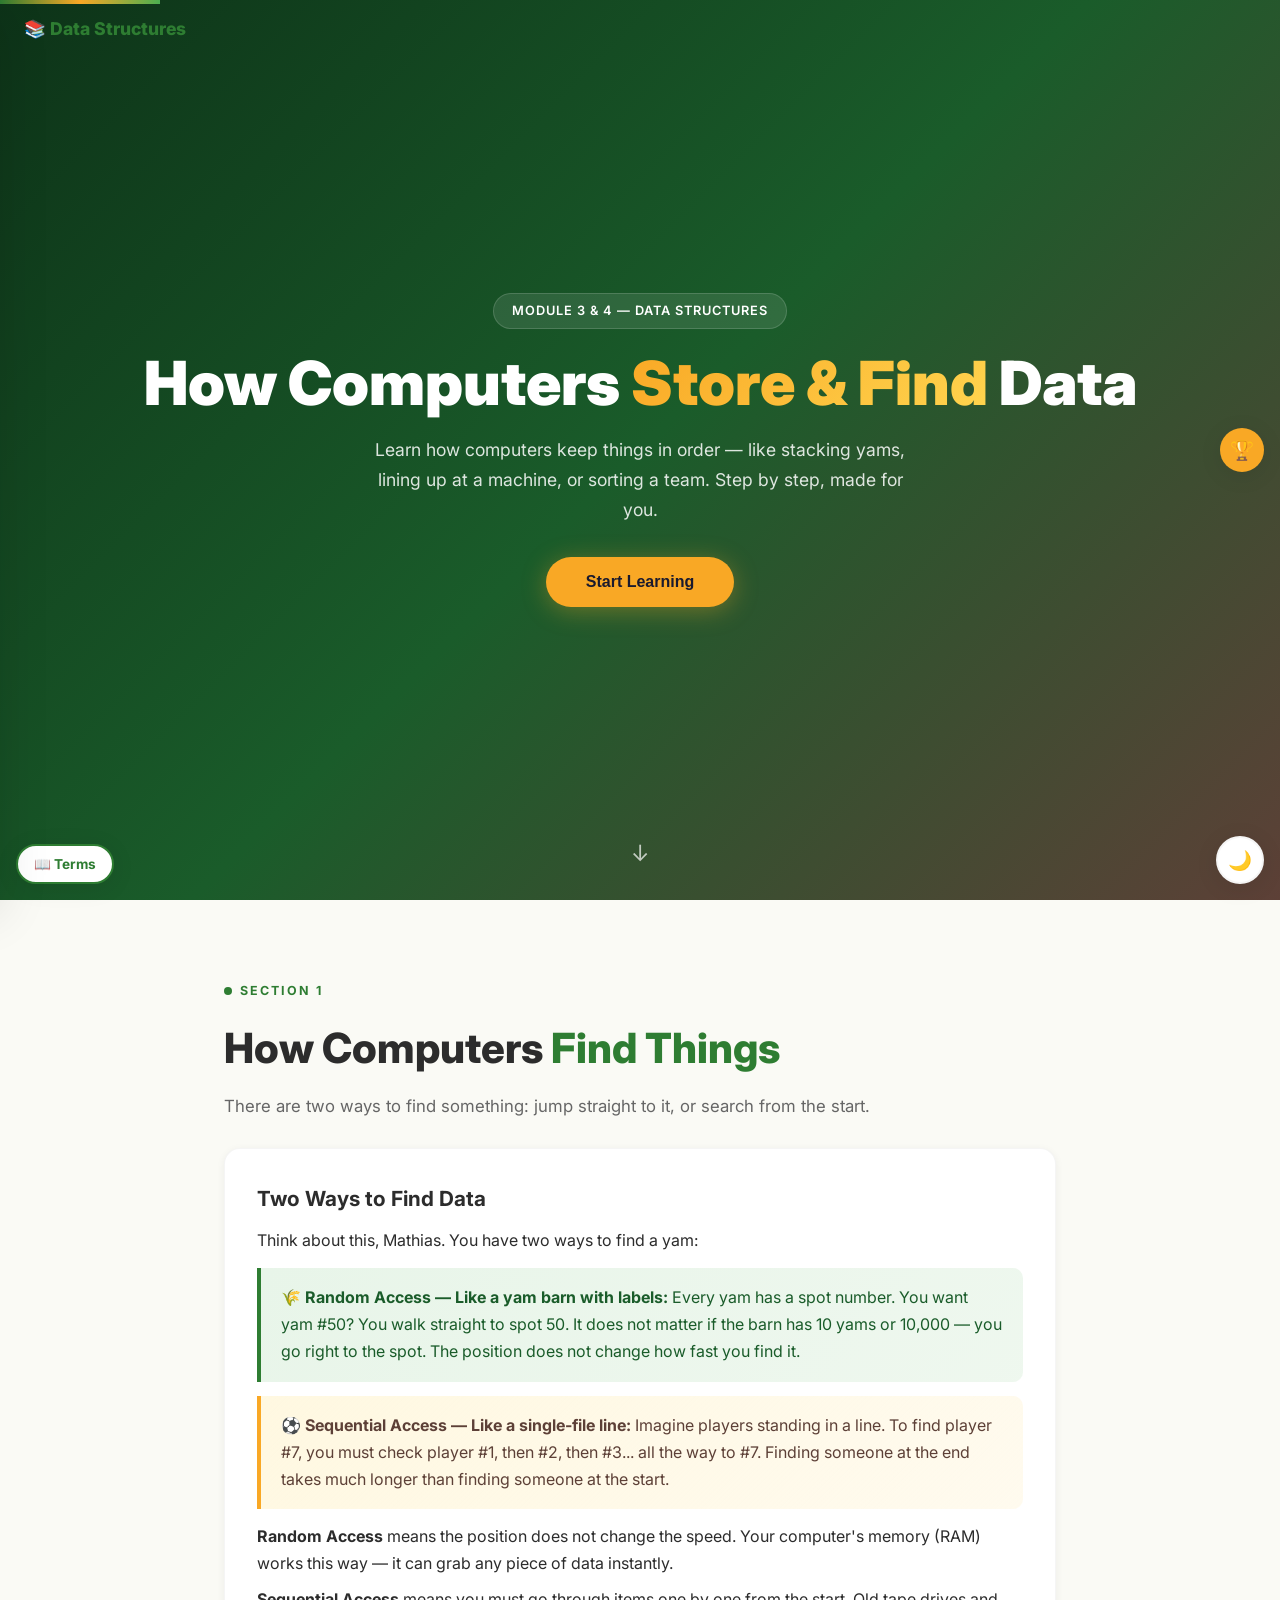
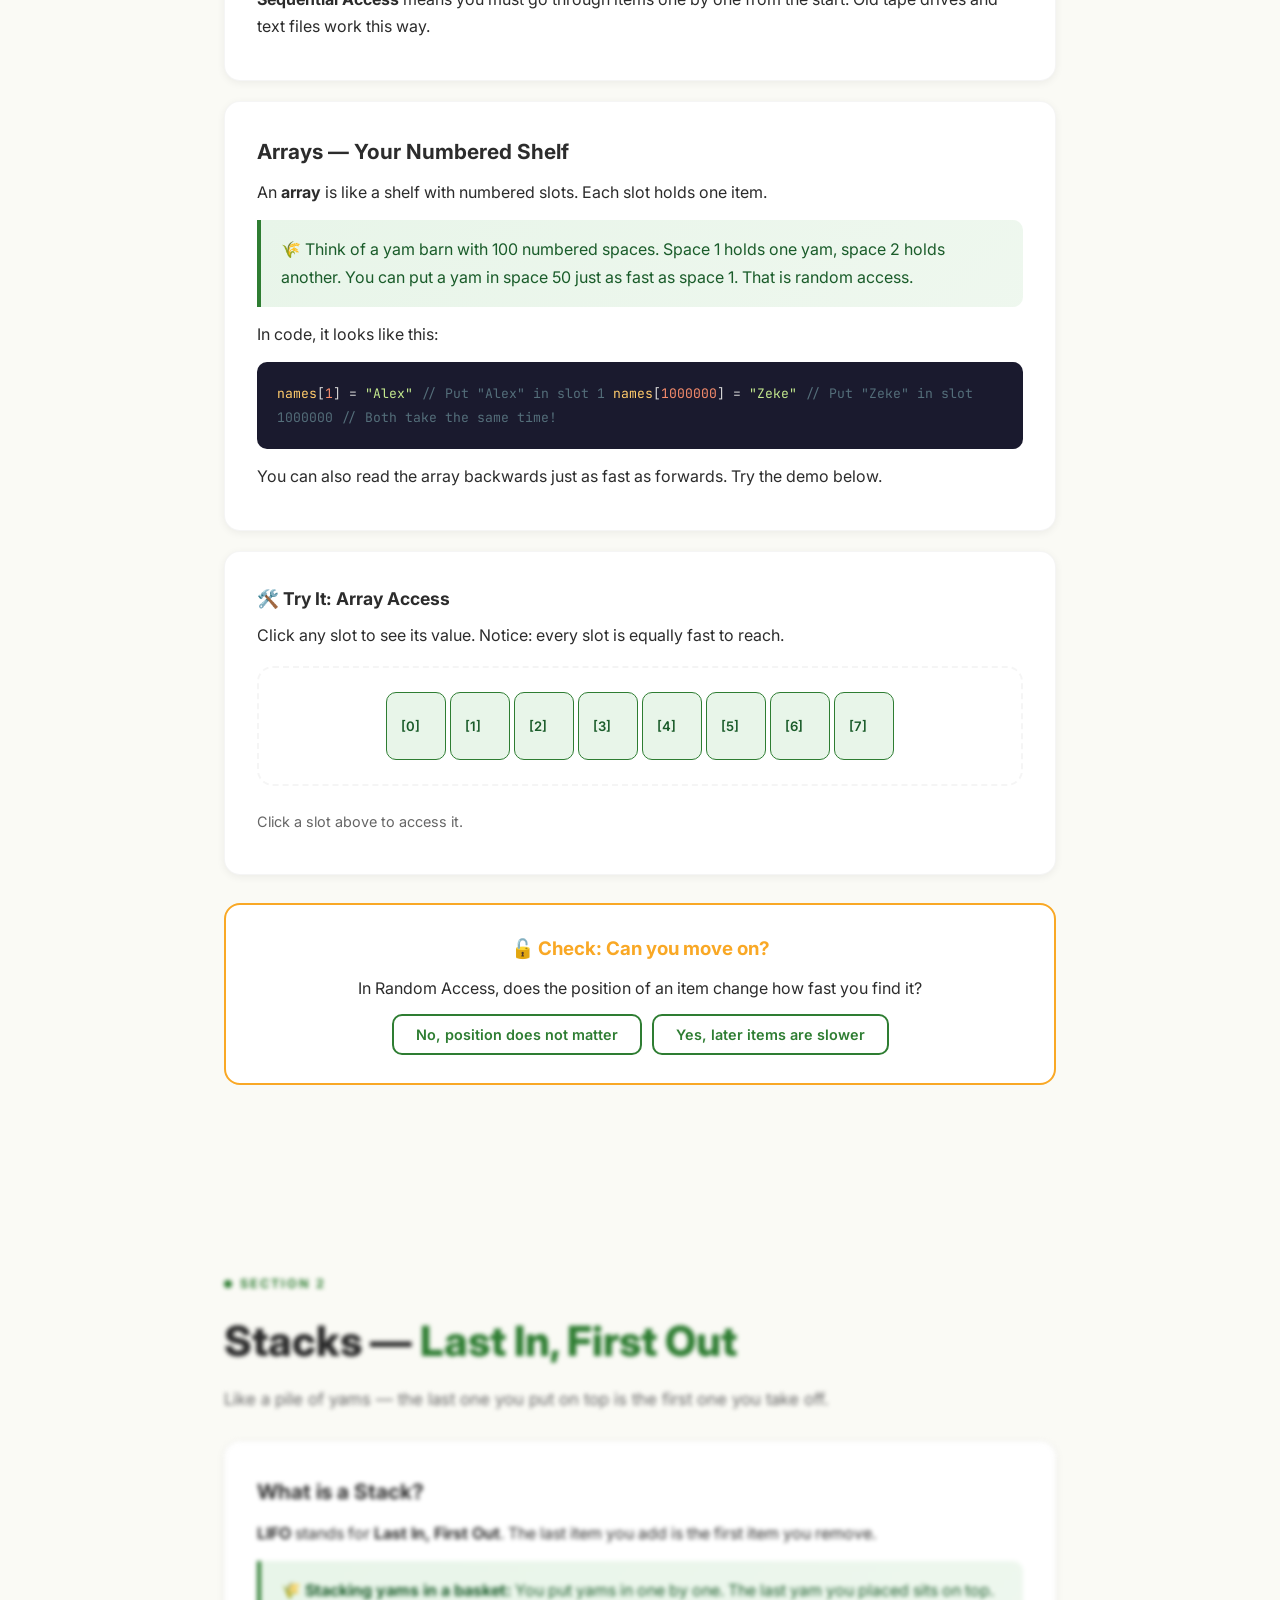
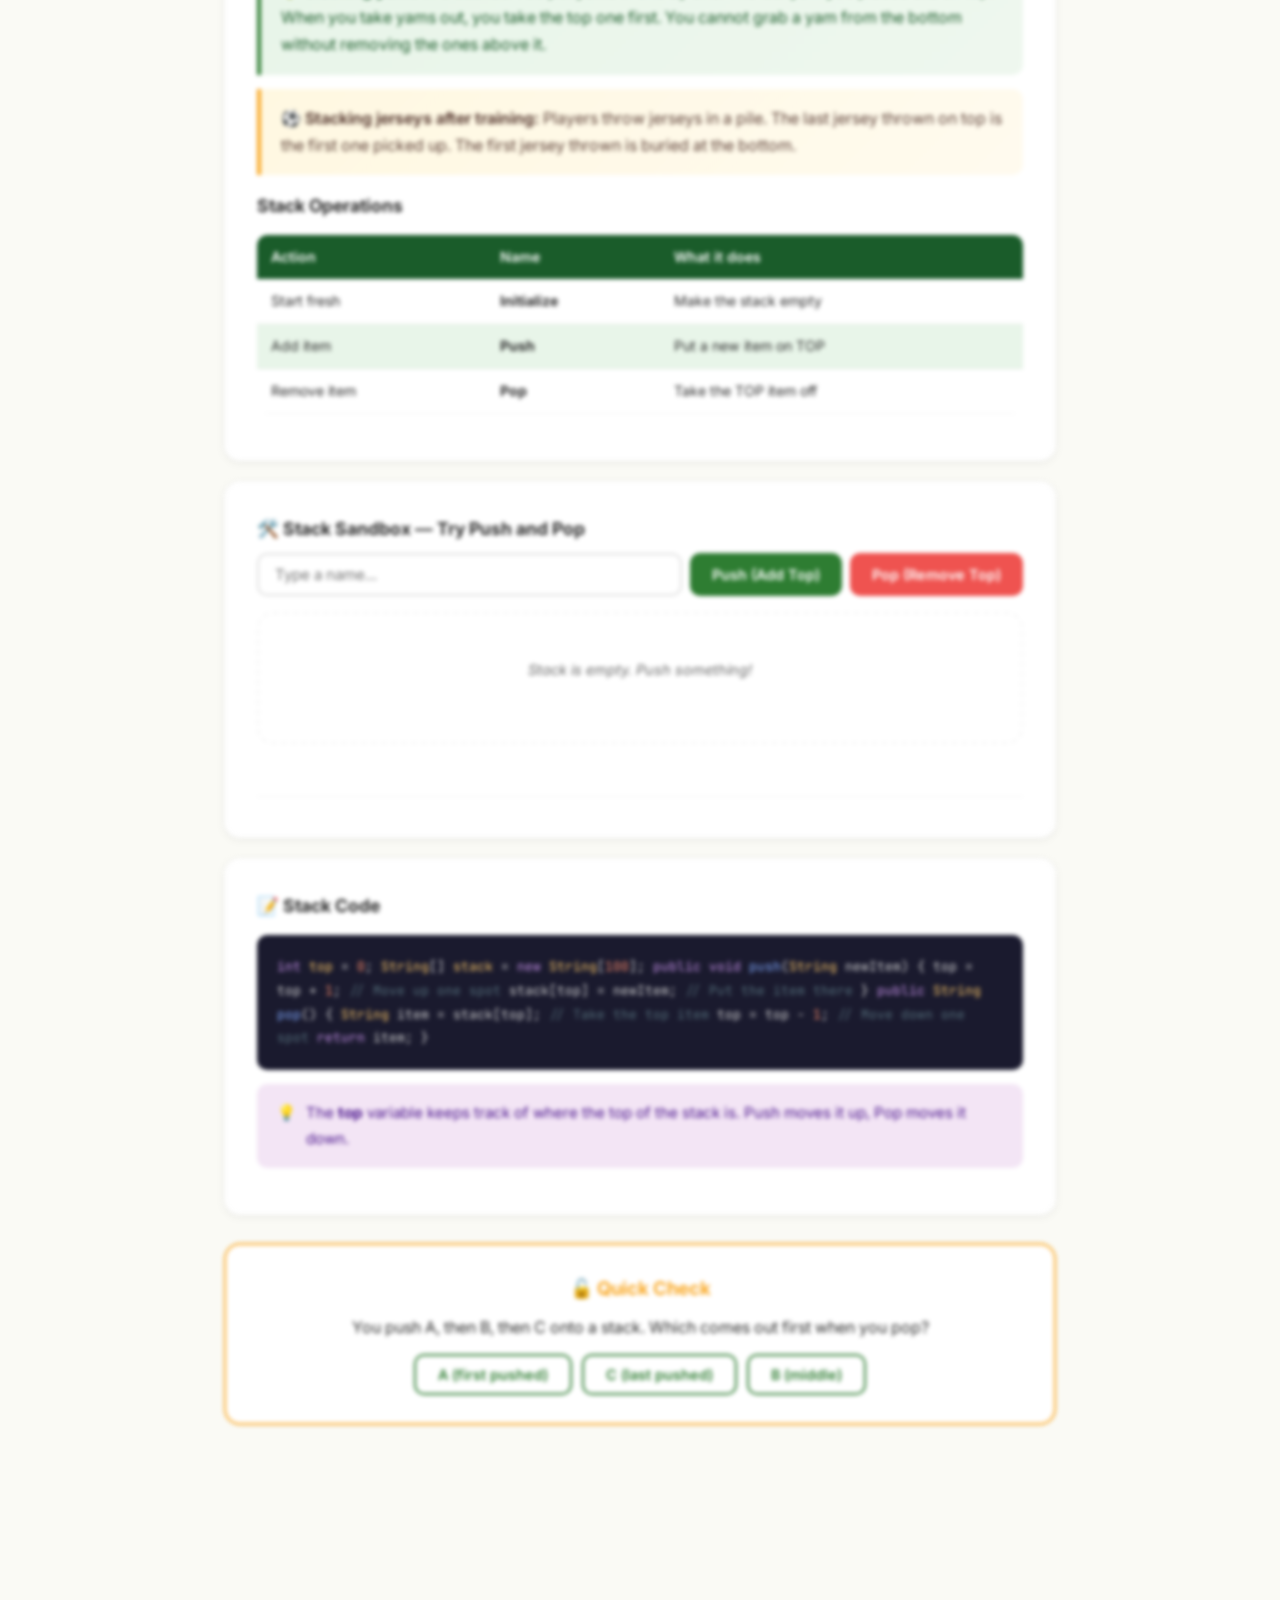
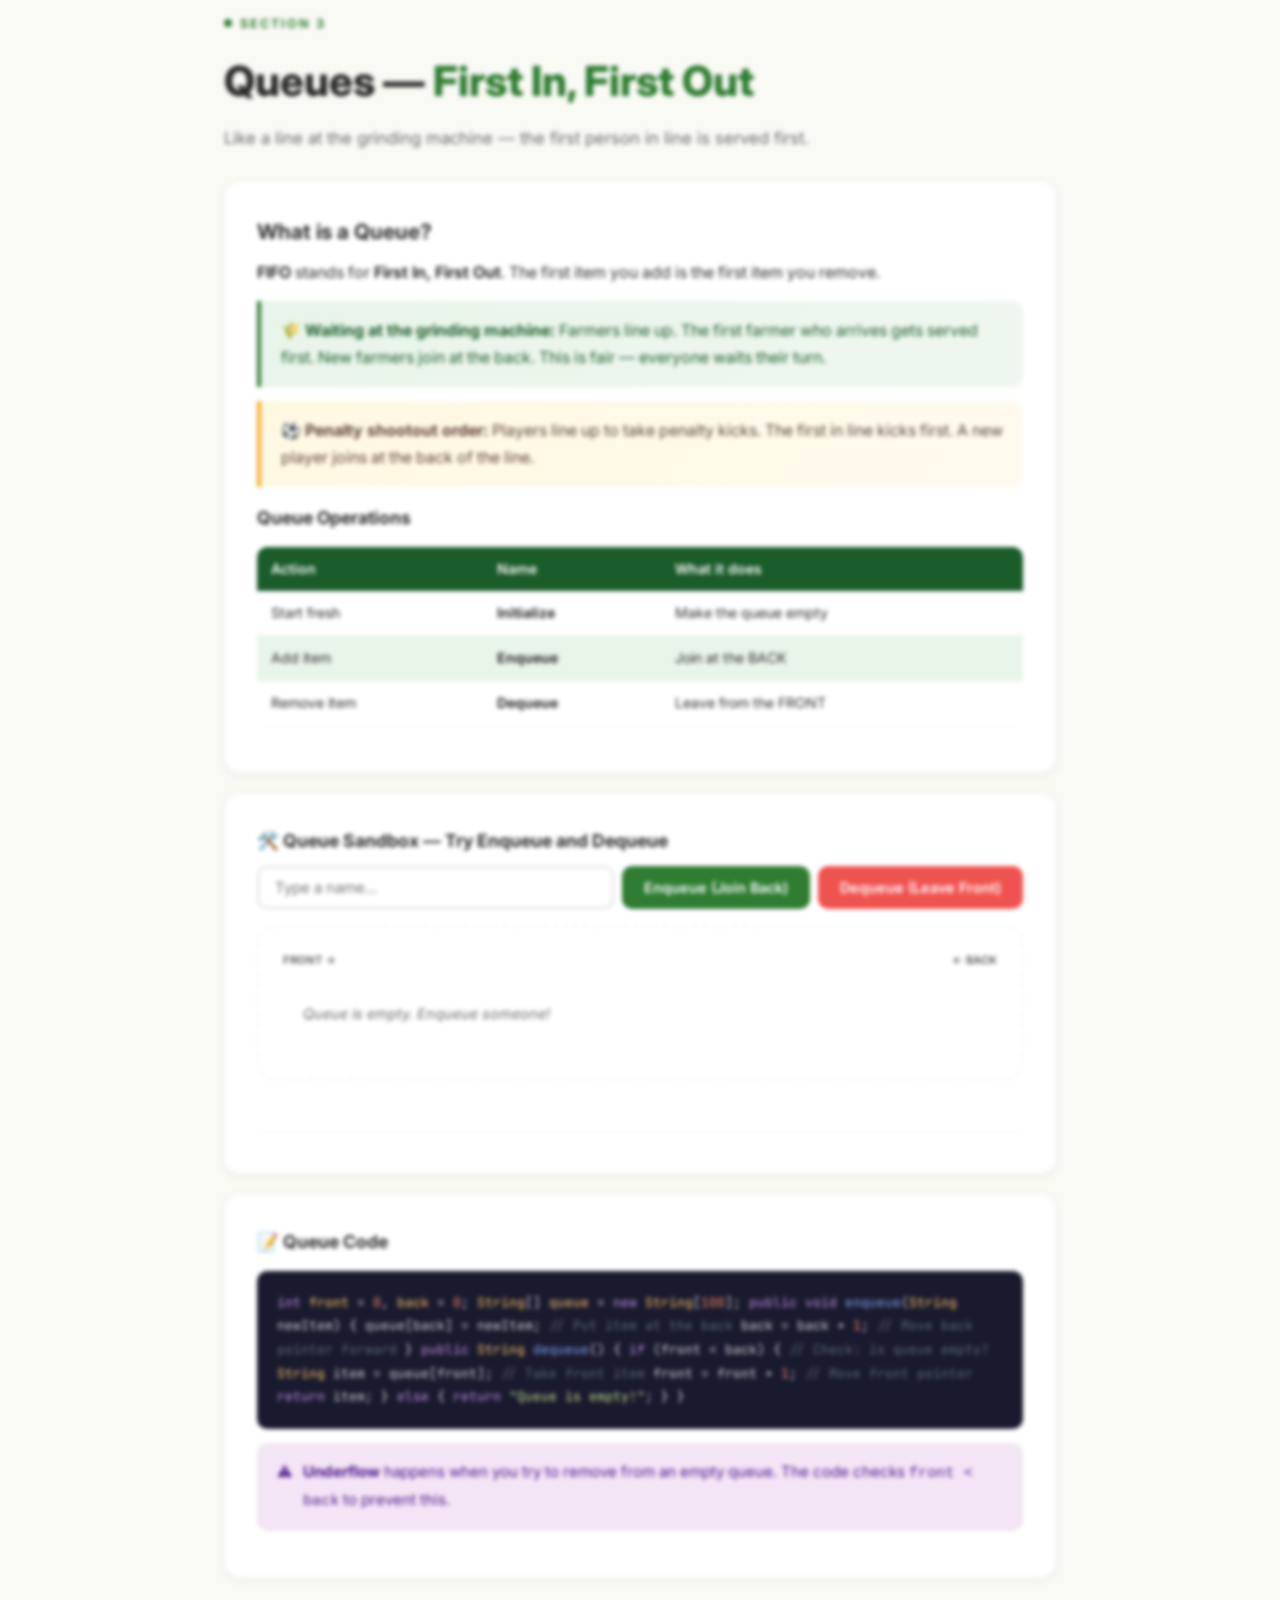
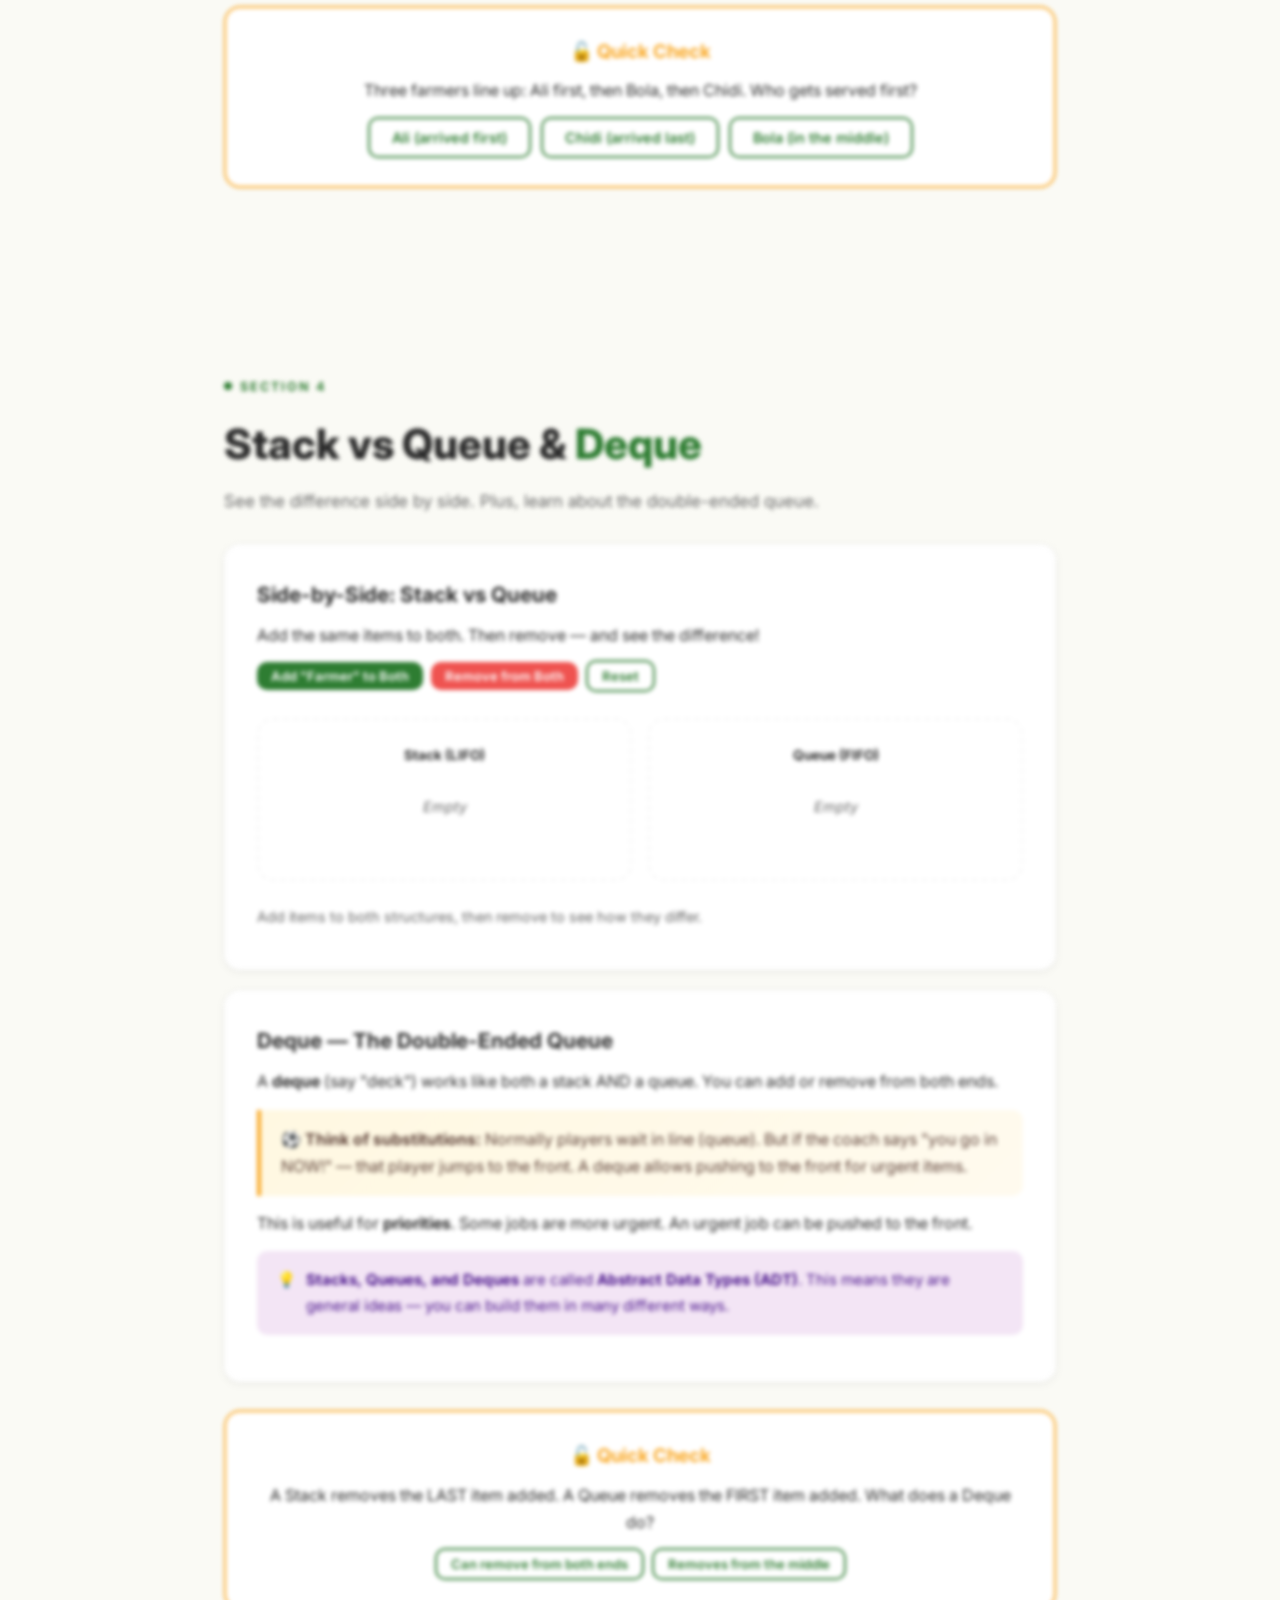
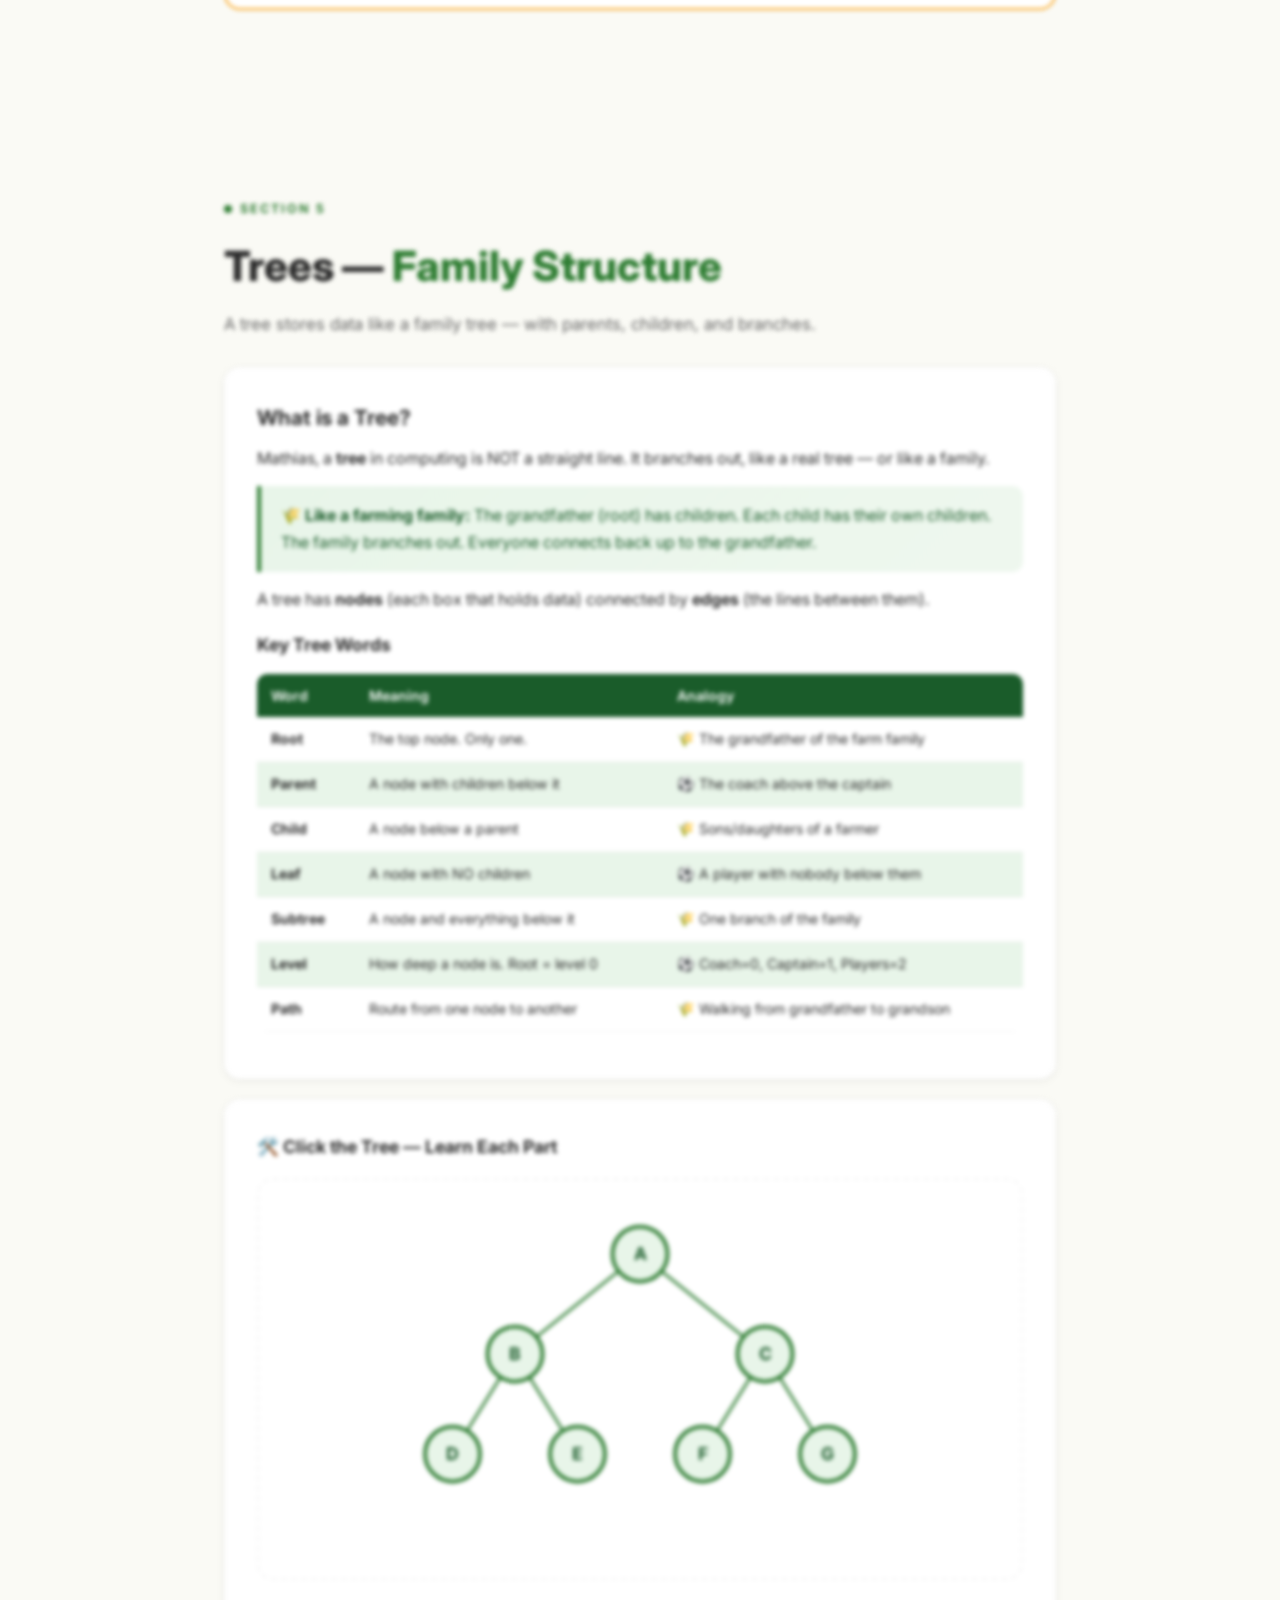
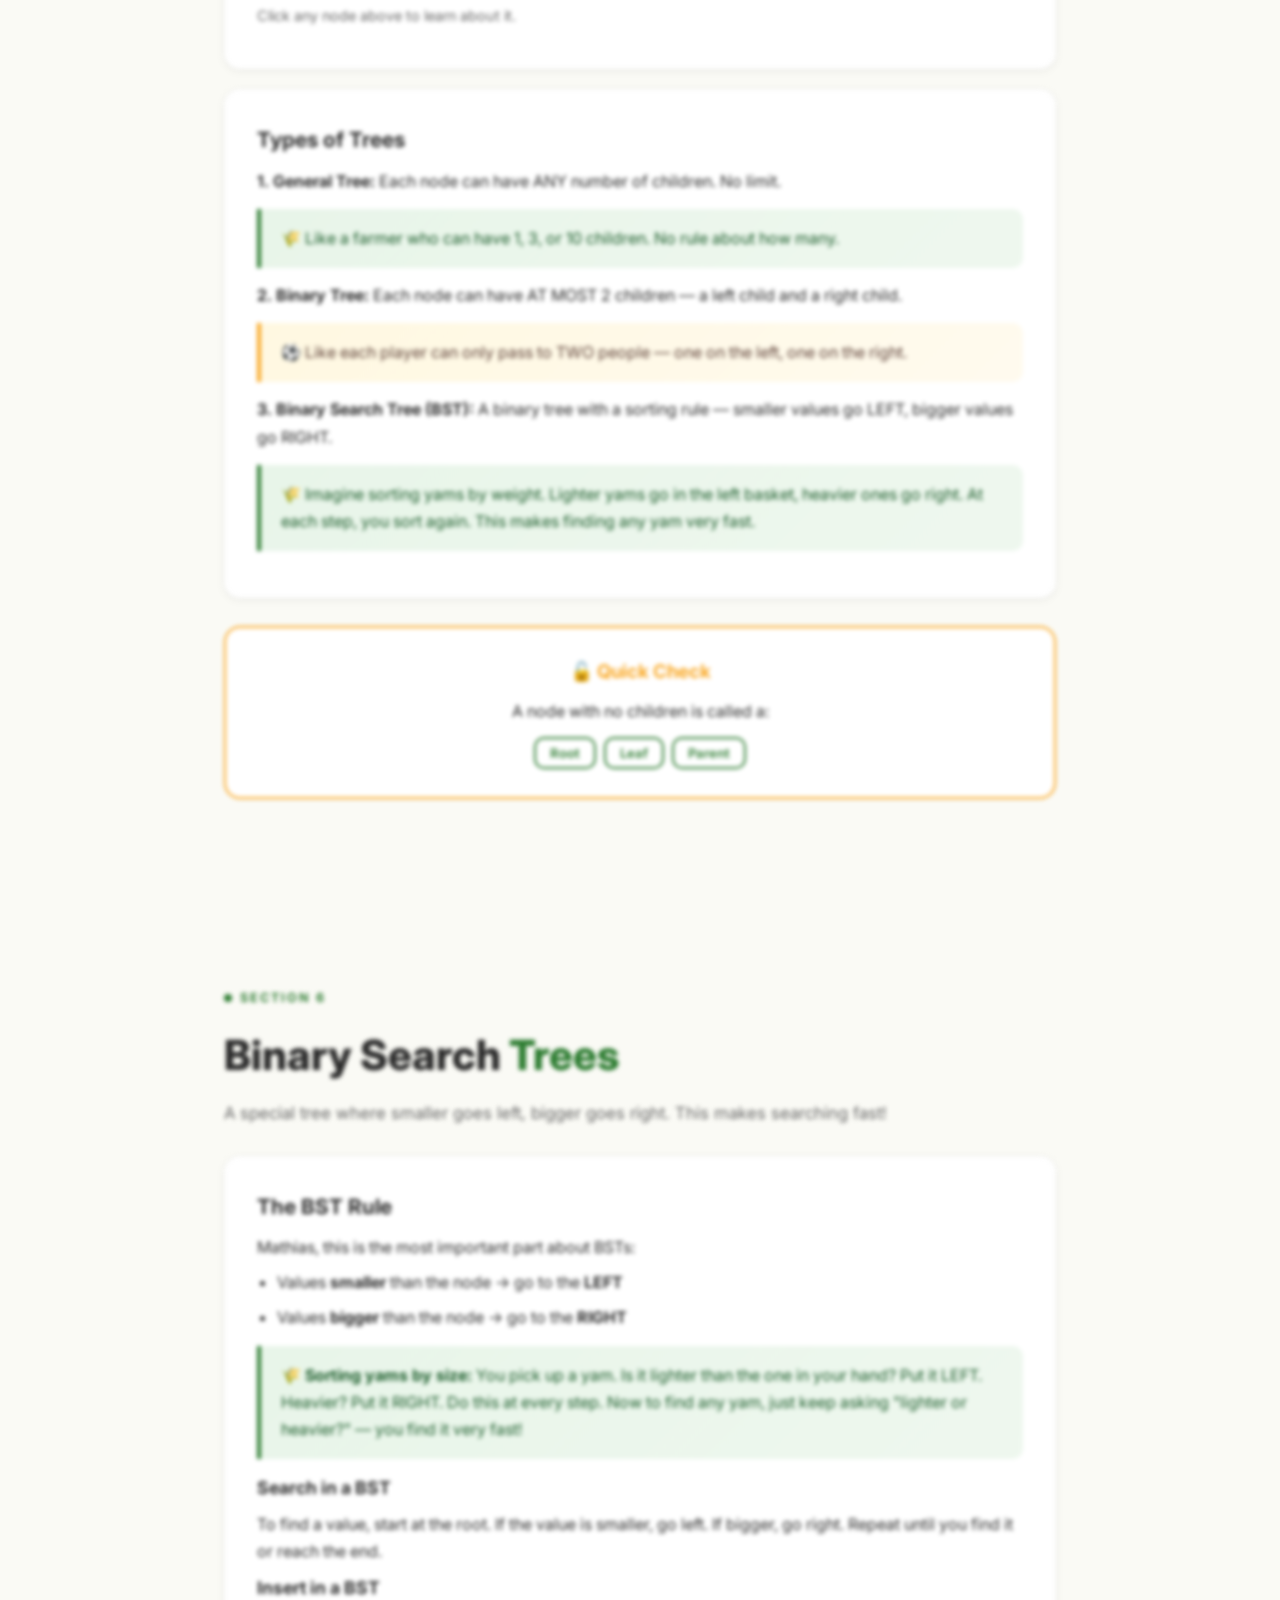
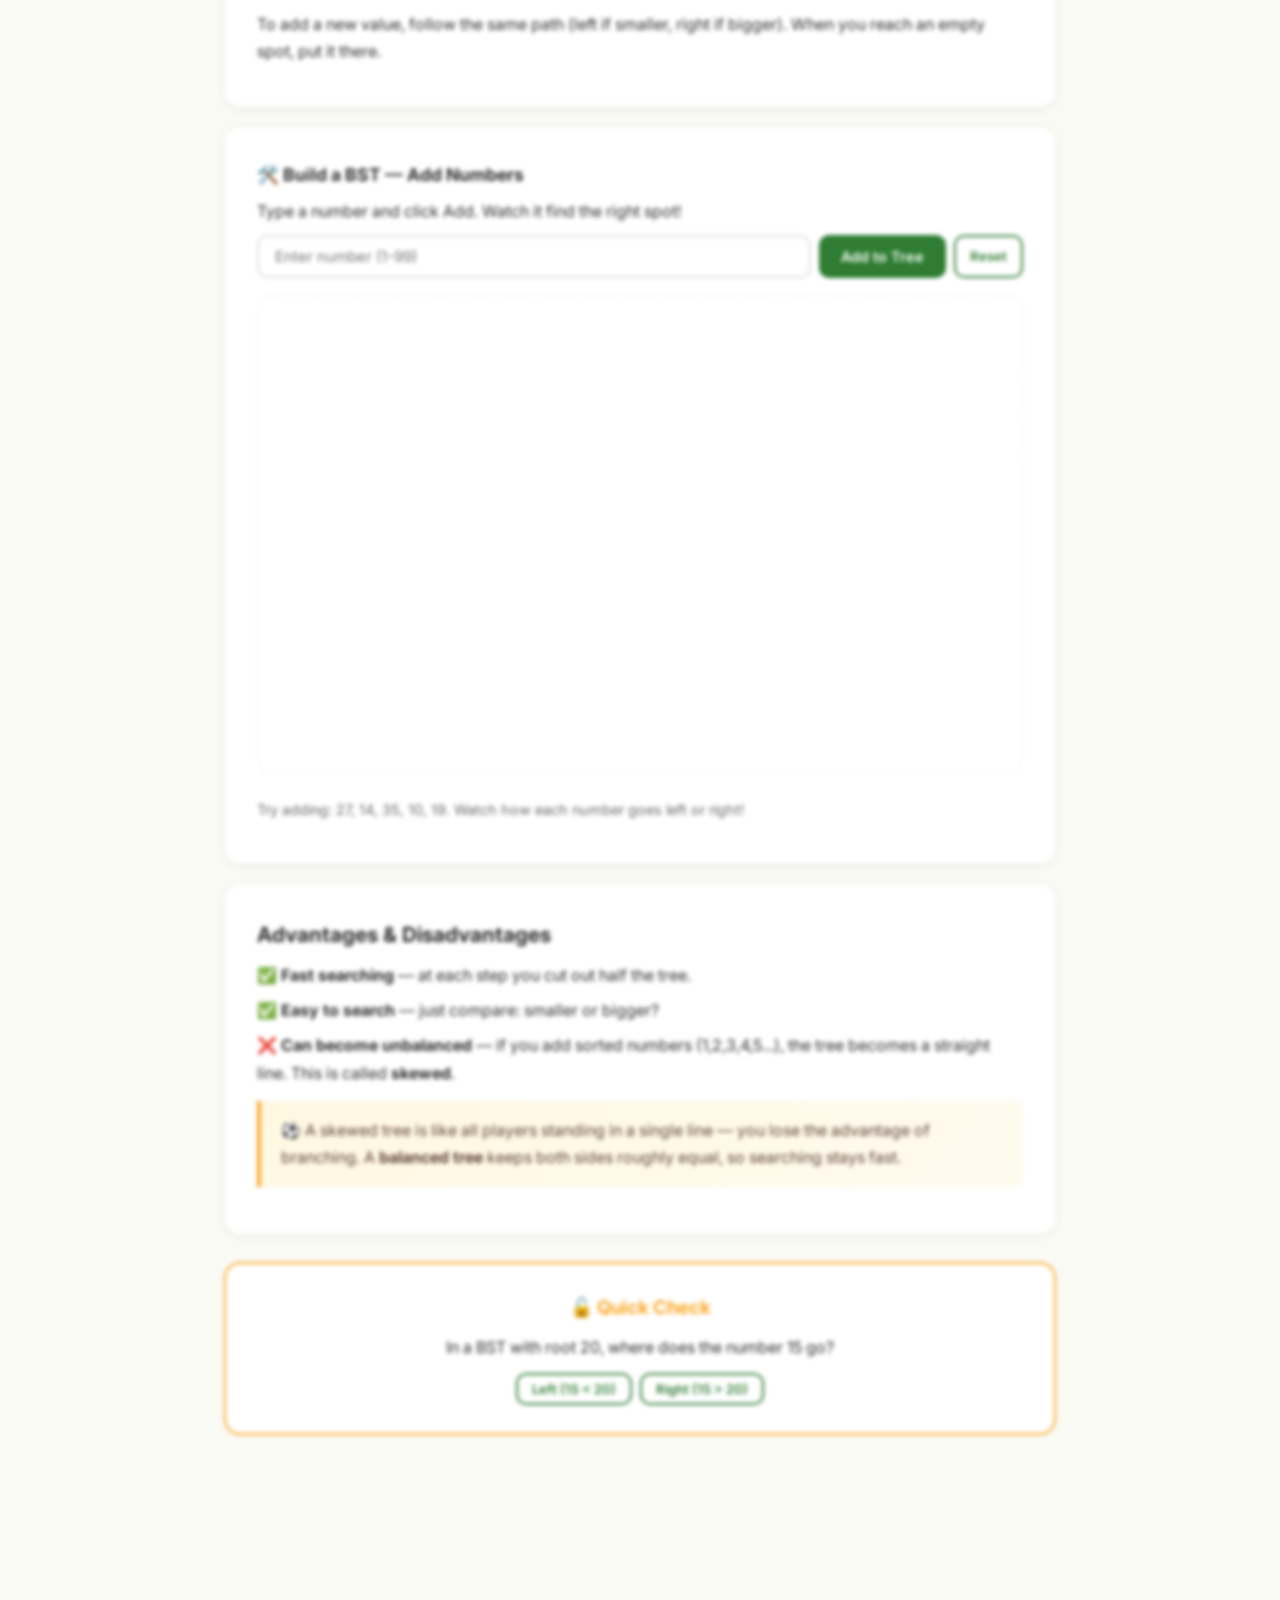
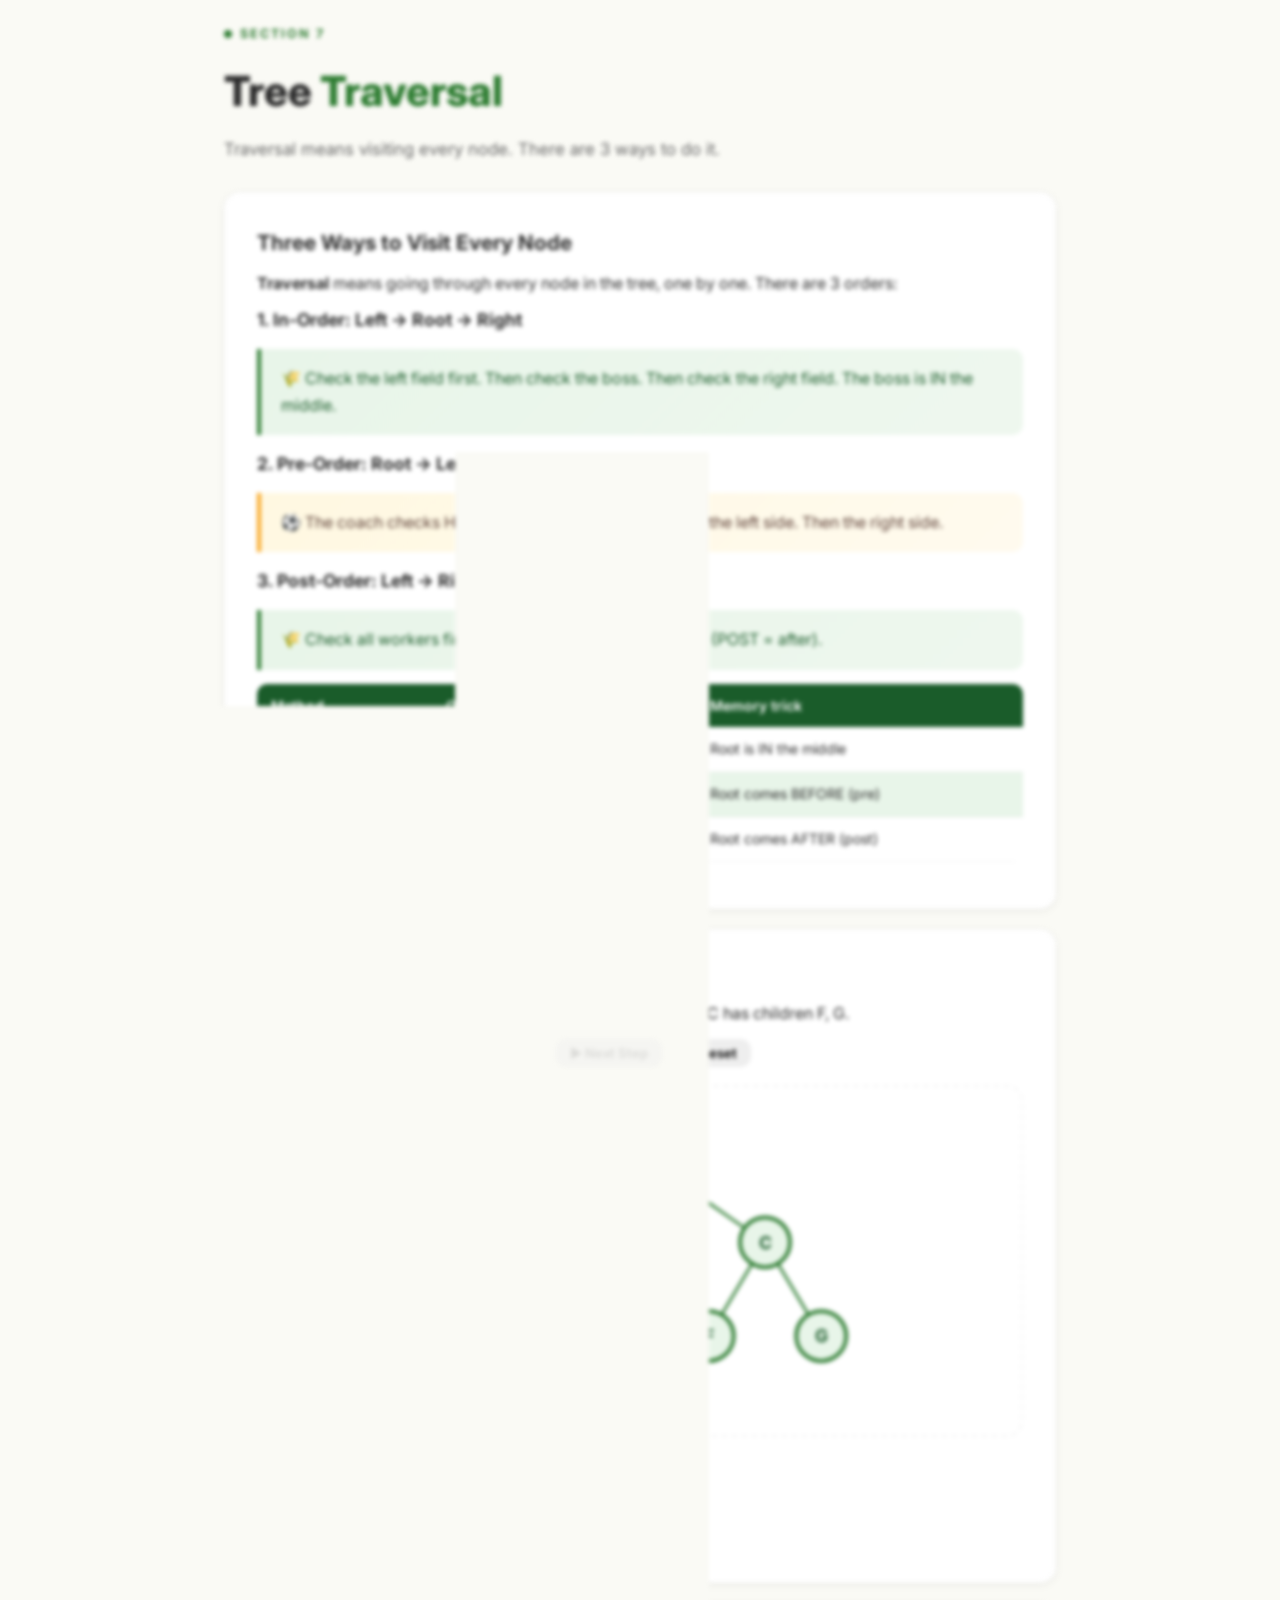
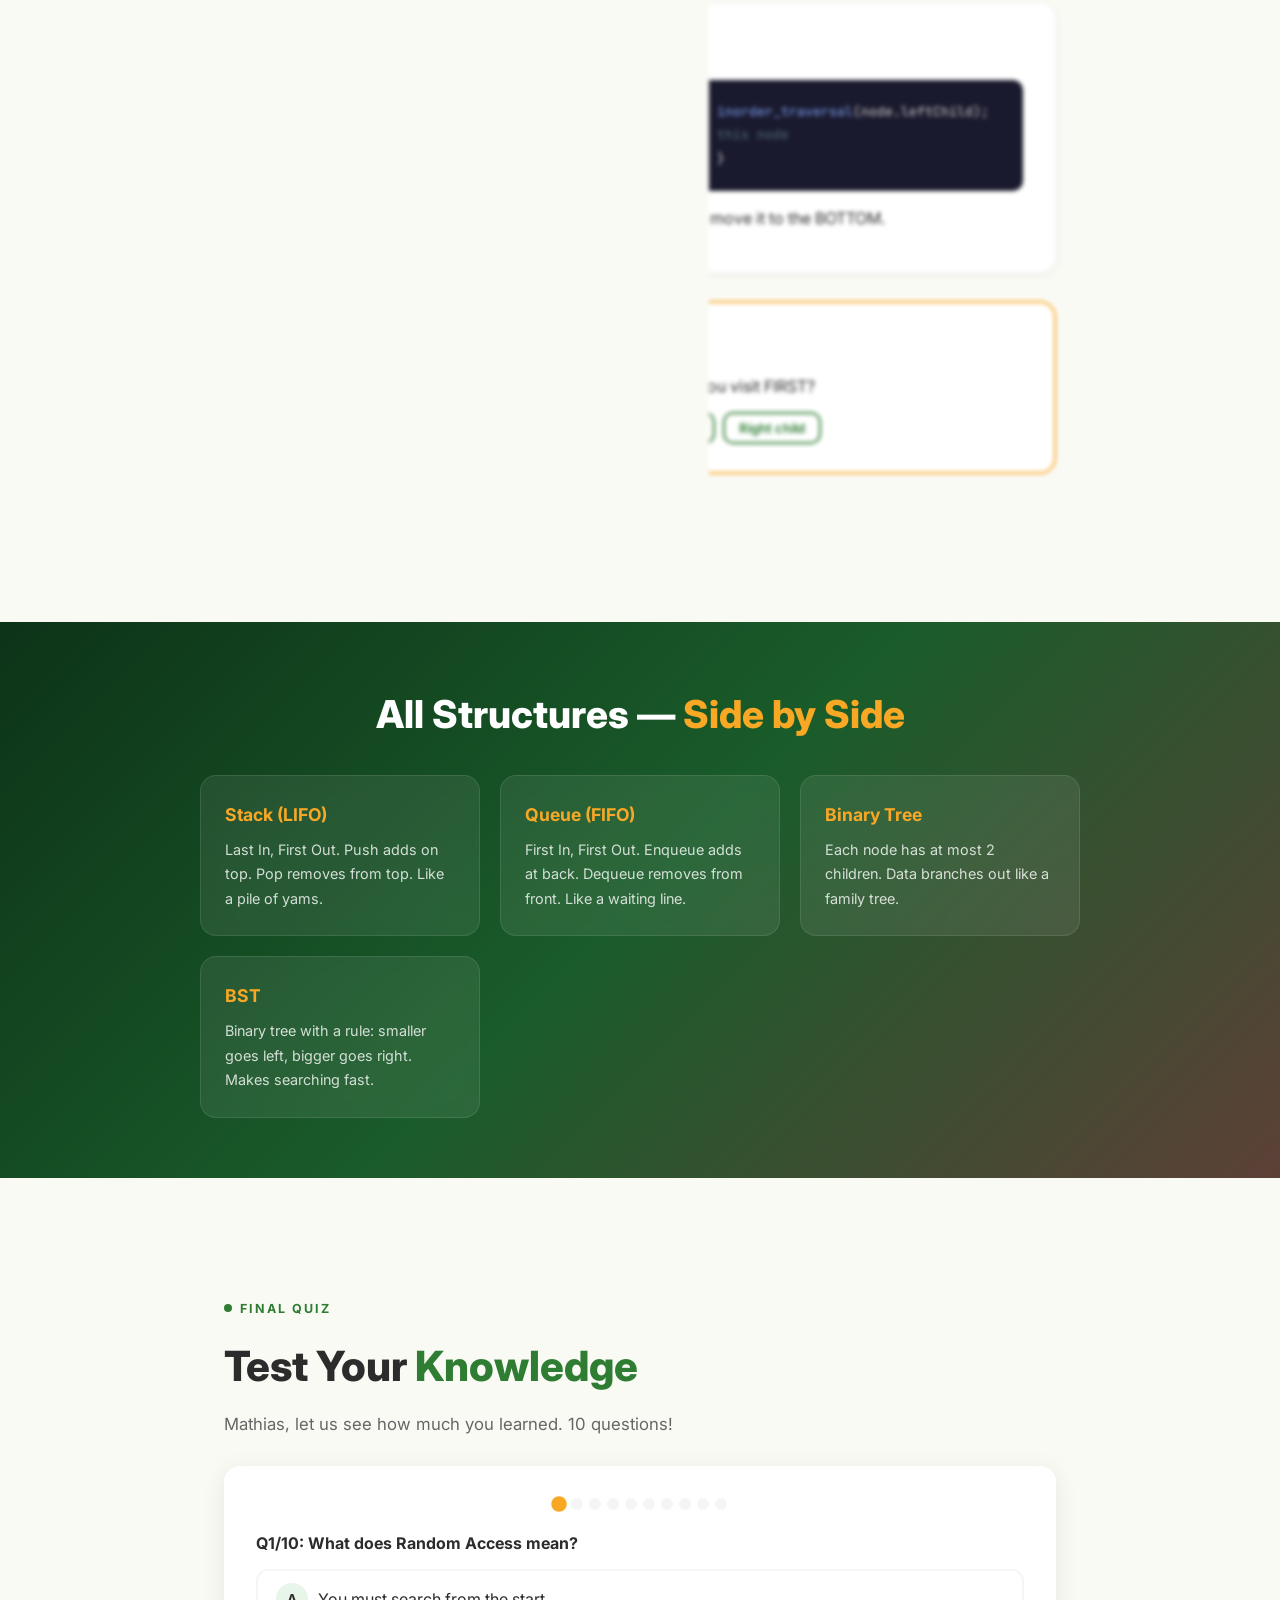
<file: lessons/TRAIN-data-structures-mod3-4/index.html>
<!DOCTYPE html>
<html lang="en">
<head>
<meta charset="UTF-8">
<meta name="viewport" content="width=device-width, initial-scale=1.0">
<title>Data Structures & Trees — Learn with Mathias</title>
<style>
@import url('https://fonts.googleapis.com/css2?family=Inter:wght@400;500;600;700;800;900&family=JetBrains+Mono:wght@400;500;600&display=swap');
:root{--green-dark:#1a5c2a;--green-main:#2E7D32;--green-light:#4CAF50;--green-pale:#E8F5E9;--gold:#F9A825;--gold-light:#FFF8E1;--earth-brown:#5D4037;--earth-light:#8D6E63;--cream:#FAFAF5;--white:#FFFFFF;--dark:#1a1a2e;--text:#2c2c2c;--text-light:#666;--success:#2E7D32;--error:#EF5350;--error-dark:#C62828;--error-bg:#FFEBEE;--info-bg:#F3E5F5;--info-text:#4A148C;--shadow-sm:0 2px 8px rgba(0,0,0,0.06);--shadow:0 4px 24px rgba(0,0,0,0.08);--shadow-lg:0 12px 48px rgba(0,0,0,0.12);--radius:16px;--radius-sm:10px;--radius-xs:8px;--radius-full:50px;--surface:var(--white);--page-bg:var(--cream);--border-color:rgba(0,0,0,0.04);--code-bg:#1a1a2e}
*,*::before,*::after{box-sizing:border-box;margin:0;padding:0}
body{font-family:'Inter',sans-serif;background:var(--page-bg);color:var(--text);line-height:1.7;overflow-x:hidden;transition:background .3s,color .3s}
body.dark-mode{--page-bg:#0f0f1a;--surface:#1a1a2e;--text:#d4d4d4;--text-light:#999;--green-pale:rgba(76,175,80,0.08);--gold-light:rgba(255,179,0,0.08);--border-color:rgba(255,255,255,0.06);--shadow-sm:0 2px 8px rgba(0,0,0,0.3);--shadow:0 4px 24px rgba(0,0,0,0.35);--shadow-lg:0 12px 48px rgba(0,0,0,0.4);--green-main:#66BB6A;--green-dark:#388E3C;--gold:#FFB300;--error-bg:rgba(239,83,80,0.1);--info-bg:rgba(74,20,140,0.1);--cream:#0f0f1a}
#progressBar{position:fixed;top:0;left:0;height:4px;background:linear-gradient(90deg,var(--green-main),var(--gold),var(--green-light));z-index:10000;transition:width .3s;width:0}
nav{position:fixed;top:4px;left:0;right:0;z-index:9999;padding:10px 24px;display:flex;align-items:center;justify-content:space-between;transition:all .3s}
nav.scrolled{background:rgba(255,255,255,0.85);backdrop-filter:blur(16px);box-shadow:var(--shadow-sm)}
body.dark-mode nav.scrolled{background:rgba(15,15,26,0.85)}
.nav-logo{font-weight:800;font-size:1.1rem;color:var(--green-main)}
.nav-links{display:flex;gap:8px}
.nav-links a{font-size:.78rem;font-weight:600;color:var(--text-light);text-decoration:none;padding:6px 12px;border-radius:var(--radius-full);transition:.2s}
.nav-links a:hover,.nav-links a.active{background:var(--green-pale);color:var(--green-main)}
.hero{min-height:100vh;display:flex;flex-direction:column;align-items:center;justify-content:center;text-align:center;background:linear-gradient(135deg,#0d3318,var(--green-dark),var(--earth-brown));color:#fff;padding:40px 24px;position:relative}
.hero-badge{display:inline-block;padding:6px 18px;border-radius:var(--radius-full);background:rgba(255,255,255,0.1);font-size:.8rem;font-weight:600;letter-spacing:1px;margin-bottom:20px;border:1px solid rgba(255,255,255,0.15)}
.hero h1{font-size:clamp(2.2rem,6vw,3.8rem);font-weight:900;line-height:1.15;margin-bottom:16px}
.hero h1 .accent{background:linear-gradient(135deg,var(--gold),#FFD54F);-webkit-background-clip:text;-webkit-text-fill-color:transparent;background-clip:text}
.hero p{font-size:1.1rem;opacity:.85;max-width:550px;margin-bottom:32px}
.hero-btn{padding:16px 40px;border-radius:var(--radius-full);background:var(--gold);color:var(--dark);font-weight:700;font-size:1rem;border:none;cursor:pointer;box-shadow:0 4px 24px rgba(249,168,37,0.35);transition:.3s}
.hero-btn:hover{transform:translateY(-3px);box-shadow:0 8px 32px rgba(249,168,37,0.45)}
.hero-btn:active{transform:scale(.96)}
.scroll-hint{position:absolute;bottom:28px;animation:bounce 2s infinite;font-size:1.4rem;opacity:.7}
@keyframes bounce{0%,100%{transform:translateY(0)}50%{transform:translateY(-10px)}}
.section{padding:80px 24px;max-width:880px;margin:0 auto}
.section.locked{opacity:.3;pointer-events:none;filter:blur(2px)}
.section-label{text-transform:uppercase;font-size:.78rem;font-weight:700;letter-spacing:2px;color:var(--green-main);margin-bottom:12px;display:flex;align-items:center;gap:8px}
.section-label::before{content:'';width:8px;height:8px;border-radius:50%;background:var(--green-main)}
.section h2{font-size:clamp(1.8rem,4vw,2.6rem);font-weight:800;margin-bottom:8px}
.section h2 .hl{color:var(--green-main)}
body.dark-mode .section h2{color:#e8e8e8}
.section-intro{font-size:1.05rem;color:var(--text-light);margin-bottom:28px}
.card{background:var(--surface);border-radius:var(--radius);padding:32px;box-shadow:var(--shadow-sm);border:1px solid var(--border-color);margin-bottom:20px;transition:.3s}
.card:hover{box-shadow:var(--shadow);transform:translateY(-1px)}
.card h3{font-size:1.3rem;font-weight:700;margin-bottom:10px}
.card h4{font-size:1.1rem;font-weight:700;margin-bottom:8px}
.card p,.card li{margin-bottom:8px}
.farm-box{background:linear-gradient(135deg,var(--green-pale),rgba(200,230,200,0.3));border-left:4px solid var(--green-main);padding:16px 20px;border-radius:0 var(--radius-sm) var(--radius-sm) 0;margin:14px 0;color:var(--green-dark)}
body.dark-mode .farm-box{color:#81C784}
.football-box{background:linear-gradient(135deg,var(--gold-light),rgba(255,240,200,0.3));border-left:4px solid var(--gold);padding:16px 20px;border-radius:0 var(--radius-sm) var(--radius-sm) 0;margin:14px 0;color:var(--earth-brown)}
body.dark-mode .football-box{color:#FFB74D}
.info-box{background:var(--info-bg);padding:16px 20px;border-radius:var(--radius-sm);margin:14px 0;display:flex;gap:10px;align-items:flex-start;color:var(--info-text);font-size:.95rem}
body.dark-mode .info-box{color:#CE93D8}
.btn{padding:10px 22px;border-radius:var(--radius-sm);font-weight:600;font-size:.9rem;border:none;cursor:pointer;transition:.2s;font-family:inherit;display:inline-flex;align-items:center;gap:6px}
.btn:active{transform:scale(.96)}
.btn-green{background:var(--green-main);color:#fff}
.btn-green:hover{background:var(--green-dark)}
.btn-gold{background:var(--gold);color:var(--dark)}
.btn-red{background:var(--error);color:#fff}
.btn-outline{background:transparent;border:2px solid var(--green-main);color:var(--green-main)}
.btn-outline:hover{background:var(--green-pale)}
.btn:disabled{opacity:.4;cursor:not-allowed}
.btn-sm{padding:6px 14px;font-size:.82rem}
input[type=text],input[type=number]{padding:10px 16px;border:2px solid #e0e0e0;border-radius:var(--radius-sm);font-family:inherit;font-size:.95rem;background:var(--surface);color:var(--text);transition:.2s;width:100%}
input:focus{outline:none;border-color:var(--green-main)}
body.dark-mode input{border-color:#333}
.demo-area{background:var(--surface);border-radius:var(--radius);padding:24px;border:2px dashed var(--border-color);margin:16px 0;min-height:120px;position:relative}
.stack-visual,.queue-visual{display:flex;flex-direction:column;align-items:center;gap:4px;min-height:80px}
.stack-item,.queue-item{padding:10px 24px;background:var(--green-pale);border:2px solid var(--green-main);border-radius:var(--radius-xs);font-weight:600;font-size:.9rem;animation:stackIn .3s ease;min-width:120px;text-align:center}
@keyframes stackIn{from{opacity:0;transform:translateY(-30px)}to{opacity:1;transform:translateY(0)}}
@keyframes queueIn{from{opacity:0;transform:translateX(30px)}to{opacity:1;transform:translateX(0)}}
.queue-visual{flex-direction:row;flex-wrap:wrap;justify-content:flex-start}
.queue-item{animation:queueIn .3s ease}
.top-label{font-size:.7rem;font-weight:700;color:var(--green-main);text-transform:uppercase;letter-spacing:1px}
.empty-msg{color:var(--text-light);font-style:italic;font-size:.9rem;text-align:center;padding:20px}
.log-area{max-height:150px;overflow-y:auto;font-size:.8rem;color:var(--text-light);border-top:1px solid var(--border-color);margin-top:12px;padding-top:8px}
.log-area div{padding:3px 0;border-bottom:1px solid rgba(0,0,0,0.03)}
.code-block{background:var(--code-bg);border-radius:var(--radius-sm);padding:20px;overflow-x:auto;font-family:'JetBrains Mono',monospace;font-size:.82rem;line-height:1.8;color:#d4d4d4;margin:14px 0}
.code-block .kw{color:#C792EA}
.code-block .str{color:#C3E88D}
.code-block .typ{color:#FFCB6B}
.code-block .fn{color:#82AAFF}
.code-block .cm{color:#546E7A}
.code-block .num{color:#F78C6C}
.tree-svg{width:100%;max-width:500px;margin:0 auto;display:block}
.tree-svg circle{transition:fill .3s,stroke .3s}
.tree-svg .node-active{fill:var(--gold);stroke:#F57F17}
.tree-svg .node-visited{fill:var(--green-main);stroke:var(--green-dark)}
.tree-svg text{font-family:'Inter',sans-serif;font-weight:700;font-size:14px}
.traversal-output{display:flex;flex-wrap:wrap;gap:4px;margin:10px 0;min-height:36px;align-items:center}
.traversal-output span{padding:4px 12px;border-radius:var(--radius-xs);background:var(--green-pale);font-weight:600;font-size:.9rem}
.traversal-output .arrow{background:none;color:var(--text-light);font-weight:700}
.quiz-container{background:var(--surface);border-radius:var(--radius);padding:32px;box-shadow:var(--shadow)}
.quiz-dots{display:flex;gap:6px;margin-bottom:20px;justify-content:center}
.quiz-dot{width:12px;height:12px;border-radius:50%;background:var(--border-color);transition:.3s}
.quiz-dot.current{background:var(--gold);transform:scale(1.3)}
.quiz-dot.correct{background:var(--green-main)}
.quiz-dot.wrong{background:var(--error)}
.quiz-option{border:2px solid var(--border-color);border-radius:12px;padding:12px 18px;margin:6px 0;cursor:pointer;display:flex;align-items:center;gap:10px;transition:.2s}
.quiz-option:hover{border-color:var(--green-light);background:var(--green-pale)}
.quiz-option.selected{border-color:var(--green-main);background:var(--green-pale)}
.quiz-option.correct{border-color:var(--success);background:var(--green-pale)}
.quiz-option.wrong{border-color:var(--error);background:var(--error-bg)}
.quiz-option .letter{width:32px;height:32px;border-radius:50%;background:var(--green-pale);display:flex;align-items:center;justify-content:center;font-weight:700;font-size:.85rem;flex-shrink:0}
.quiz-option.correct .letter{background:var(--success);color:#fff}
.quiz-option.wrong .letter{background:var(--error);color:#fff}
.quiz-feedback{padding:14px;border-radius:12px;margin-top:10px;font-size:.92rem;display:none}
.quiz-feedback.show{display:block}
.quiz-feedback.correct-fb{background:var(--green-pale);color:var(--green-dark)}
.quiz-feedback.wrong-fb{background:var(--error-bg);color:var(--error-dark)}
body.dark-mode .quiz-feedback.correct-fb{color:#81C784}
body.dark-mode .quiz-feedback.wrong-fb{color:#EF9A9A}
.gate{background:var(--surface);border:2px solid var(--gold);border-radius:var(--radius);padding:28px;text-align:center;margin:28px 0}
.gate h3{color:var(--gold);margin-bottom:10px}
.comparison-section{background:linear-gradient(135deg,#0d3318,var(--green-dark),var(--earth-brown));color:#fff;padding:60px 24px;margin:40px 0}
.comparison-grid{display:grid;grid-template-columns:repeat(auto-fit,minmax(240px,1fr));gap:20px;max-width:880px;margin:0 auto}
.comparison-card{background:rgba(255,255,255,0.08);border-radius:var(--radius);padding:24px;border:1px solid rgba(255,255,255,0.1);backdrop-filter:blur(8px)}
.comparison-card h3{color:var(--gold);margin-bottom:8px;font-size:1.1rem}
.comparison-card p{color:rgba(255,255,255,0.8);font-size:.9rem}
.data-table{width:100%;border-collapse:separate;border-spacing:0;margin:14px 0;border-radius:var(--radius-sm);overflow:hidden;font-size:.88rem}
.data-table th{background:var(--green-dark);color:#fff;padding:10px 14px;text-align:left;font-weight:600}
.data-table td{padding:10px 14px;border-bottom:1px solid var(--border-color);background:var(--surface)}
.data-table tr:nth-child(even) td{background:var(--green-pale)}
body.dark-mode .data-table tr:nth-child(even) td{background:rgba(76,175,80,0.04)}
.badge-panel{position:fixed;right:16px;top:50%;transform:translateY(-50%);z-index:9998;display:flex;flex-direction:column;gap:6px;align-items:flex-end}
.badge-toggle{width:44px;height:44px;border-radius:50%;background:var(--gold);border:none;cursor:pointer;font-size:1.2rem;box-shadow:var(--shadow);display:flex;align-items:center;justify-content:center;transition:.3s}
.badge-toggle:hover{transform:scale(1.1)}
.badge-list{position:absolute;right:52px;top:0;background:var(--surface);border-radius:var(--radius);padding:16px;box-shadow:var(--shadow-lg);width:240px;max-height:350px;overflow-y:auto;display:none;border:1px solid var(--border-color)}
.badge-list.open{display:block}
.badge-item{display:flex;align-items:center;gap:8px;padding:6px 0;border-bottom:1px solid var(--border-color);font-size:.82rem}
.badge-item .b-icon{width:32px;height:32px;border-radius:50%;display:flex;align-items:center;justify-content:center;font-size:1rem;flex-shrink:0}
.badge-item.earned .b-icon{background:var(--gold-light);animation:badgePop .5s ease}
.badge-item.locked .b-icon{background:var(--border-color);filter:grayscale(1);opacity:.4}
@keyframes badgePop{0%{transform:scale(0)}60%{transform:scale(1.3)}100%{transform:scale(1)}}
.glossary-btn{position:fixed;left:16px;bottom:16px;padding:10px 16px;border-radius:var(--radius-full);background:var(--surface);border:2px solid var(--green-main);color:var(--green-main);font-weight:700;cursor:pointer;z-index:99998;box-shadow:var(--shadow);font-size:.85rem;font-family:inherit;transition:.3s}
.glossary-btn:hover{background:var(--green-pale)}
.glossary-panel{position:fixed;left:0;top:0;bottom:0;width:300px;background:var(--surface);z-index:100000;box-shadow:var(--shadow-lg);transform:translateX(-100%);transition:.3s;display:flex;flex-direction:column}
.glossary-panel.open{transform:translateX(0)}
.glossary-header{padding:16px;border-bottom:1px solid var(--border-color);display:flex;justify-content:space-between;align-items:center}
.glossary-body{flex:1;overflow-y:auto;padding:12px 16px}
.glossary-term{padding:10px 0;border-bottom:1px solid var(--border-color)}
.glossary-term strong{color:var(--green-main);font-size:.9rem}
.glossary-term p{font-size:.82rem;color:var(--text-light);margin-top:2px}
.dark-toggle{position:fixed;right:16px;bottom:16px;width:48px;height:48px;border-radius:50%;background:var(--surface);border:2px solid var(--border-color);cursor:pointer;font-size:1.2rem;z-index:99999;box-shadow:var(--shadow);display:flex;align-items:center;justify-content:center;transition:.3s}
.dark-toggle:hover{transform:scale(1.1)}
.controls-row{display:flex;gap:8px;flex-wrap:wrap;margin:10px 0;align-items:center}
.input-row{display:flex;gap:8px;margin:10px 0}
.input-row input{flex:1;min-width:100px}
.bst-node{transition:all .4s ease}
.step-info{font-size:.9rem;color:var(--text-light);padding:8px 0;min-height:24px}
.stat{text-align:center}.stat .num{font-size:2.2rem;font-weight:900;color:var(--green-main)}
body.dark-mode .stat .num{color:#66BB6A}
.stat .label{font-size:.82rem;font-weight:600;color:var(--text-light)}
.footer{background:var(--dark);color:rgba(255,255,255,0.5);text-align:center;padding:40px 24px;font-size:.82rem}
.footer a{color:var(--gold);text-decoration:none}
@keyframes shake{0%,100%{transform:translateX(0)}25%{transform:translateX(-5px)}75%{transform:translateX(5px)}}
.shake{animation:shake .3s ease}
@keyframes pulse-green{0%,100%{box-shadow:0 0 0 0 rgba(46,125,50,0.4)}50%{box-shadow:0 0 0 8px rgba(46,125,50,0)}}
.pulse{animation:pulse-green .6s ease}
.hidden{display:none!important}
.fade-in{opacity:0;transform:translateY(24px);transition:all .6s ease}
.fade-in.visible{opacity:1;transform:translateY(0)}
@media(max-width:768px){
.nav-links{display:none}
.section{padding:50px 16px}
.card{padding:20px}
.comparison-grid{grid-template-columns:1fr}
.badge-panel{right:8px}
.glossary-panel{width:85vw}
.hero h1{font-size:clamp(1.8rem,7vw,3rem)}
}
</style>
</head>
<body>
<div id="progressBar"></div>
<nav id="mainNav">
<div class="nav-logo">📚 Data Structures</div>
<div class="nav-links" id="navLinks"></div>
</nav>

<section class="hero">
<span class="hero-badge">MODULE 3 & 4 — DATA STRUCTURES</span>
<h1>How Computers <span class="accent">Store & Find</span> Data</h1>
<p>Learn how computers keep things in order — like stacking yams, lining up at a machine, or sorting a team. Step by step, made for you.</p>
<button class="hero-btn" onclick="document.getElementById('sec1').scrollIntoView({behavior:'smooth'})">Start Learning</button>
<div class="scroll-hint">↓</div>
</section>

<!-- SECTION 1: Access Methods -->
<div class="section fade-in" id="sec1">
<div class="section-label">Section 1</div>
<h2>How Computers <span class="hl">Find Things</span></h2>
<p class="section-intro">There are two ways to find something: jump straight to it, or search from the start.</p>

<div class="card">
<h3>Two Ways to Find Data</h3>
<p>Think about this, Mathias. You have two ways to find a yam:</p>
<div class="farm-box">
<strong>🌾 Random Access — Like a yam barn with labels:</strong> Every yam has a spot number. You want yam #50? You walk straight to spot 50. It does not matter if the barn has 10 yams or 10,000 — you go right to the spot. The position does not change how fast you find it.
</div>
<div class="football-box">
<strong>⚽ Sequential Access — Like a single-file line:</strong> Imagine players standing in a line. To find player #7, you must check player #1, then #2, then #3... all the way to #7. Finding someone at the end takes much longer than finding someone at the start.
</div>
<p><strong>Random Access</strong> means the position does not change the speed. Your computer's memory (RAM) works this way — it can grab any piece of data instantly.</p>
<p><strong>Sequential Access</strong> means you must go through items one by one from the start. Old tape drives and text files work this way.</p>
</div>

<div class="card">
<h3>Arrays — Your Numbered Shelf</h3>
<p>An <strong>array</strong> is like a shelf with numbered slots. Each slot holds one item.</p>
<div class="farm-box"><strong>🌾</strong> Think of a yam barn with 100 numbered spaces. Space 1 holds one yam, space 2 holds another. You can put a yam in space 50 just as fast as space 1. That is random access.</div>
<p>In code, it looks like this:</p>
<div class="code-block"><span class="typ">names</span>[<span class="num">1</span>] = <span class="str">"Alex"</span>      <span class="cm">// Put "Alex" in slot 1</span>
<span class="typ">names</span>[<span class="num">1000000</span>] = <span class="str">"Zeke"</span> <span class="cm">// Put "Zeke" in slot 1000000</span>
<span class="cm">// Both take the same time!</span></div>
<p>You can also read the array backwards just as fast as forwards. Try the demo below.</p>
</div>

<div class="card">
<h4>🛠️ Try It: Array Access</h4>
<p>Click any slot to see its value. Notice: every slot is equally fast to reach.</p>
<div class="demo-area" id="arrayDemo" style="display:flex;gap:4px;flex-wrap:wrap;justify-content:center">
</div>
<div class="step-info" id="arrayInfo">Click a slot above to access it.</div>
</div>

<div class="gate" id="gate1">
<h3>🔓 Check: Can you move on?</h3>
<p>In Random Access, does the position of an item change how fast you find it?</p>
<div style="display:flex;gap:10px;justify-content:center;margin-top:12px;flex-wrap:wrap">
<button class="btn btn-outline" onclick="checkGate(1,'no',this)">No, position does not matter</button>
<button class="btn btn-outline" onclick="checkGate(1,'yes',this)">Yes, later items are slower</button>
</div>
<div class="quiz-feedback" id="gate1fb"></div>
</div>
</div>

<!-- SECTION 2: Stacks -->
<div class="section fade-in locked" id="sec2">
<div class="section-label">Section 2</div>
<h2>Stacks — <span class="hl">Last In, First Out</span></h2>
<p class="section-intro">Like a pile of yams — the last one you put on top is the first one you take off.</p>

<div class="card">
<h3>What is a Stack?</h3>
<p><strong>LIFO</strong> stands for <strong>Last In, First Out</strong>. The last item you add is the first item you remove.</p>
<div class="farm-box"><strong>🌾 Stacking yams in a basket:</strong> You put yams in one by one. The last yam you placed sits on top. When you take yams out, you take the top one first. You cannot grab a yam from the bottom without removing the ones above it.</div>
<div class="football-box"><strong>⚽ Stacking jerseys after training:</strong> Players throw jerseys in a pile. The last jersey thrown on top is the first one picked up. The first jersey thrown is buried at the bottom.</div>

<h4 style="margin-top:16px">Stack Operations</h4>
<table class="data-table">
<thead><tr><th>Action</th><th>Name</th><th>What it does</th></tr></thead>
<tbody>
<tr><td>Start fresh</td><td><strong>Initialize</strong></td><td>Make the stack empty</td></tr>
<tr><td>Add item</td><td><strong>Push</strong></td><td>Put a new item on TOP</td></tr>
<tr><td>Remove item</td><td><strong>Pop</strong></td><td>Take the TOP item off</td></tr>
</tbody>
</table>
</div>

<div class="card">
<h4>🛠️ Stack Sandbox — Try Push and Pop</h4>
<div class="input-row">
<input type="text" id="stackInput" placeholder="Type a name..." maxlength="15">
<button class="btn btn-green" onclick="stackPush()">Push (Add Top)</button>
<button class="btn btn-red" onclick="stackPop()">Pop (Remove Top)</button>
</div>
<div class="demo-area">
<div class="top-label" id="stackTopLabel" style="display:none">← TOP (comes out first)</div>
<div class="stack-visual" id="stackVisual"><div class="empty-msg">Stack is empty. Push something!</div></div>
</div>
<div class="step-info" id="stackInfo"></div>
<div class="log-area" id="stackLog"></div>
</div>

<div class="card">
<h4>📝 Stack Code</h4>
<div class="code-block"><span class="kw">int</span> <span class="typ">top</span> = <span class="num">0</span>;
<span class="typ">String</span>[] <span class="typ">stack</span> = <span class="kw">new</span> <span class="typ">String</span>[<span class="num">100</span>];

<span class="kw">public void</span> <span class="fn">push</span>(<span class="typ">String</span> newItem) {
    top = top + <span class="num">1</span>;          <span class="cm">// Move up one spot</span>
    stack[top] = newItem;   <span class="cm">// Put the item there</span>
}

<span class="kw">public</span> <span class="typ">String</span> <span class="fn">pop</span>() {
    <span class="typ">String</span> item = stack[top]; <span class="cm">// Take the top item</span>
    top = top - <span class="num">1</span>;           <span class="cm">// Move down one spot</span>
    <span class="kw">return</span> item;
}</div>
<div class="info-box"><span>💡</span><span>The <strong>top</strong> variable keeps track of where the top of the stack is. Push moves it up, Pop moves it down.</span></div>
</div>

<div class="gate" id="gate2">
<h3>🔓 Quick Check</h3>
<p>You push A, then B, then C onto a stack. Which comes out first when you pop?</p>
<div style="display:flex;gap:10px;justify-content:center;margin-top:12px;flex-wrap:wrap">
<button class="btn btn-outline" onclick="checkGate(2,'a',this)">A (first pushed)</button>
<button class="btn btn-outline" onclick="checkGate(2,'c',this)">C (last pushed)</button>
<button class="btn btn-outline" onclick="checkGate(2,'b',this)">B (middle)</button>
</div>
<div class="quiz-feedback" id="gate2fb"></div>
</div>
</div>

<!-- SECTION 3: Queues -->
<div class="section fade-in locked" id="sec3">
<div class="section-label">Section 3</div>
<h2>Queues — <span class="hl">First In, First Out</span></h2>
<p class="section-intro">Like a line at the grinding machine — the first person in line is served first.</p>

<div class="card">
<h3>What is a Queue?</h3>
<p><strong>FIFO</strong> stands for <strong>First In, First Out</strong>. The first item you add is the first item you remove.</p>
<div class="farm-box"><strong>🌾 Waiting at the grinding machine:</strong> Farmers line up. The first farmer who arrives gets served first. New farmers join at the back. This is fair — everyone waits their turn.</div>
<div class="football-box"><strong>⚽ Penalty shootout order:</strong> Players line up to take penalty kicks. The first in line kicks first. A new player joins at the back of the line.</div>

<h4 style="margin-top:16px">Queue Operations</h4>
<table class="data-table">
<thead><tr><th>Action</th><th>Name</th><th>What it does</th></tr></thead>
<tbody>
<tr><td>Start fresh</td><td><strong>Initialize</strong></td><td>Make the queue empty</td></tr>
<tr><td>Add item</td><td><strong>Enqueue</strong></td><td>Join at the BACK</td></tr>
<tr><td>Remove item</td><td><strong>Dequeue</strong></td><td>Leave from the FRONT</td></tr>
</tbody>
</table>
</div>

<div class="card">
<h4>🛠️ Queue Sandbox — Try Enqueue and Dequeue</h4>
<div class="input-row">
<input type="text" id="queueInput" placeholder="Type a name..." maxlength="15">
<button class="btn btn-green" onclick="queueEnqueue()">Enqueue (Join Back)</button>
<button class="btn btn-red" onclick="queueDequeue()">Dequeue (Leave Front)</button>
</div>
<div class="demo-area">
<div style="display:flex;justify-content:space-between;font-size:.7rem;font-weight:700;color:var(--text-light);margin-bottom:4px"><span>FRONT →</span><span>← BACK</span></div>
<div class="queue-visual" id="queueVisual"><div class="empty-msg">Queue is empty. Enqueue someone!</div></div>
</div>
<div class="step-info" id="queueInfo"></div>
<div class="log-area" id="queueLog"></div>
</div>

<div class="card">
<h4>📝 Queue Code</h4>
<div class="code-block"><span class="kw">int</span> <span class="typ">front</span> = <span class="num">0</span>, <span class="typ">back</span> = <span class="num">0</span>;
<span class="typ">String</span>[] <span class="typ">queue</span> = <span class="kw">new</span> <span class="typ">String</span>[<span class="num">100</span>];

<span class="kw">public void</span> <span class="fn">enqueue</span>(<span class="typ">String</span> newItem) {
    queue[back] = newItem;  <span class="cm">// Put item at the back</span>
    back = back + <span class="num">1</span>;       <span class="cm">// Move back pointer forward</span>
}

<span class="kw">public</span> <span class="typ">String</span> <span class="fn">dequeue</span>() {
    <span class="kw">if</span> (front < back) {      <span class="cm">// Check: is queue empty?</span>
        <span class="typ">String</span> item = queue[front]; <span class="cm">// Take front item</span>
        front = front + <span class="num">1</span>;   <span class="cm">// Move front pointer</span>
        <span class="kw">return</span> item;
    } <span class="kw">else</span> {
        <span class="kw">return</span> <span class="str">"Queue is empty!"</span>;
    }
}</div>
<div class="info-box"><span>⚠️</span><span><strong>Underflow</strong> happens when you try to remove from an empty queue. The code checks <code>front &lt; back</code> to prevent this.</span></div>
</div>

<div class="gate" id="gate3">
<h3>🔓 Quick Check</h3>
<p>Three farmers line up: Ali first, then Bola, then Chidi. Who gets served first?</p>
<div style="display:flex;gap:10px;justify-content:center;margin-top:12px;flex-wrap:wrap">
<button class="btn btn-outline" onclick="checkGate(3,'ali',this)">Ali (arrived first)</button>
<button class="btn btn-outline" onclick="checkGate(3,'chidi',this)">Chidi (arrived last)</button>
<button class="btn btn-outline" onclick="checkGate(3,'bola',this)">Bola (in the middle)</button>
</div>
<div class="quiz-feedback" id="gate3fb"></div>
</div>
</div>

<!-- SECTION 4: Stack vs Queue + Deque -->
<div class="section fade-in locked" id="sec4">
<div class="section-label">Section 4</div>
<h2>Stack vs Queue & <span class="hl">Deque</span></h2>
<p class="section-intro">See the difference side by side. Plus, learn about the double-ended queue.</p>

<div class="card">
<h3>Side-by-Side: Stack vs Queue</h3>
<p>Add the same items to both. Then remove — and see the difference!</p>
<div class="controls-row">
<button class="btn btn-green btn-sm" onclick="compAdd()">Add "Farmer" to Both</button>
<button class="btn btn-red btn-sm" onclick="compRemove()">Remove from Both</button>
<button class="btn btn-outline btn-sm" onclick="compReset()">Reset</button>
</div>
<div style="display:grid;grid-template-columns:1fr 1fr;gap:16px">
<div class="demo-area"><h4 style="font-size:.85rem;text-align:center;margin-bottom:8px">Stack (LIFO)</h4><div class="stack-visual" id="compStack"><div class="empty-msg">Empty</div></div></div>
<div class="demo-area"><h4 style="font-size:.85rem;text-align:center;margin-bottom:8px">Queue (FIFO)</h4><div class="queue-visual" id="compQueue" style="flex-direction:column"><div class="empty-msg">Empty</div></div></div>
</div>
<div class="step-info" id="compInfo">Add items to both structures, then remove to see how they differ.</div>
</div>

<div class="card">
<h3>Deque — The Double-Ended Queue</h3>
<p>A <strong>deque</strong> (say "deck") works like both a stack AND a queue. You can add or remove from both ends.</p>
<div class="football-box"><strong>⚽ Think of substitutions:</strong> Normally players wait in line (queue). But if the coach says "you go in NOW!" — that player jumps to the front. A deque allows pushing to the front for urgent items.</div>
<p>This is useful for <strong>priorities</strong>. Some jobs are more urgent. An urgent job can be pushed to the front.</p>
<div class="info-box"><span>💡</span><span><strong>Stacks, Queues, and Deques</strong> are called <strong>Abstract Data Types (ADT)</strong>. This means they are general ideas — you can build them in many different ways.</span></div>
</div>

<div class="gate" id="gate4">
<h3>🔓 Quick Check</h3>
<p>A Stack removes the LAST item added. A Queue removes the FIRST item added. What does a Deque do?</p>
<div style="display:flex;gap:8px;justify-content:center;margin-top:12px;flex-wrap:wrap">
<button class="btn btn-outline btn-sm" onclick="checkGate(4,'both',this)">Can remove from both ends</button>
<button class="btn btn-outline btn-sm" onclick="checkGate(4,'middle',this)">Removes from the middle</button>
</div>
<div class="quiz-feedback" id="gate4fb"></div>
</div>
</div>

<!-- SECTION 5: Trees -->
<div class="section fade-in locked" id="sec5">
<div class="section-label">Section 5</div>
<h2>Trees — <span class="hl">Family Structure</span></h2>
<p class="section-intro">A tree stores data like a family tree — with parents, children, and branches.</p>

<div class="card">
<h3>What is a Tree?</h3>
<p>Mathias, a <strong>tree</strong> in computing is NOT a straight line. It branches out, like a real tree — or like a family.</p>
<div class="farm-box"><strong>🌾 Like a farming family:</strong> The grandfather (root) has children. Each child has their own children. The family branches out. Everyone connects back up to the grandfather.</div>
<p>A tree has <strong>nodes</strong> (each box that holds data) connected by <strong>edges</strong> (the lines between them).</p>

<h4 style="margin-top:16px">Key Tree Words</h4>
<table class="data-table">
<thead><tr><th>Word</th><th>Meaning</th><th>Analogy</th></tr></thead>
<tbody>
<tr><td><strong>Root</strong></td><td>The top node. Only one.</td><td>🌾 The grandfather of the farm family</td></tr>
<tr><td><strong>Parent</strong></td><td>A node with children below it</td><td>⚽ The coach above the captain</td></tr>
<tr><td><strong>Child</strong></td><td>A node below a parent</td><td>🌾 Sons/daughters of a farmer</td></tr>
<tr><td><strong>Leaf</strong></td><td>A node with NO children</td><td>⚽ A player with nobody below them</td></tr>
<tr><td><strong>Subtree</strong></td><td>A node and everything below it</td><td>🌾 One branch of the family</td></tr>
<tr><td><strong>Level</strong></td><td>How deep a node is. Root = level 0</td><td>⚽ Coach=0, Captain=1, Players=2</td></tr>
<tr><td><strong>Path</strong></td><td>Route from one node to another</td><td>🌾 Walking from grandfather to grandson</td></tr>
</tbody>
</table>
</div>

<div class="card">
<h4>🛠️ Click the Tree — Learn Each Part</h4>
<div class="demo-area" style="text-align:center">
<svg class="tree-svg" viewBox="0 0 400 280" id="treeSvg1">
<line x1="200" y1="40" x2="100" y2="120" stroke="#2E7D32" stroke-width="2"/>
<line x1="200" y1="40" x2="300" y2="120" stroke="#2E7D32" stroke-width="2"/>
<line x1="100" y1="120" x2="50" y2="200" stroke="#2E7D32" stroke-width="2"/>
<line x1="100" y1="120" x2="150" y2="200" stroke="#2E7D32" stroke-width="2"/>
<line x1="300" y1="120" x2="250" y2="200" stroke="#2E7D32" stroke-width="2"/>
<line x1="300" y1="120" x2="350" y2="200" stroke="#2E7D32" stroke-width="2"/>
<circle cx="200" cy="40" r="22" fill="#E8F5E9" stroke="#2E7D32" stroke-width="3" class="tree-click" data-info="This is the ROOT — the top of the tree. Like the head of the farming family." style="cursor:pointer"/>
<text x="200" y="45" text-anchor="middle" fill="#1a5c2a">A</text>
<circle cx="100" cy="120" r="22" fill="#E8F5E9" stroke="#2E7D32" stroke-width="3" class="tree-click" data-info="B is a CHILD of A, and a PARENT of D and E. It is on Level 1." style="cursor:pointer"/>
<text x="100" y="125" text-anchor="middle" fill="#1a5c2a">B</text>
<circle cx="300" cy="120" r="22" fill="#E8F5E9" stroke="#2E7D32" stroke-width="3" class="tree-click" data-info="C is a CHILD of A, and a PARENT of F and G. B and C are SIBLINGS." style="cursor:pointer"/>
<text x="300" y="125" text-anchor="middle" fill="#1a5c2a">C</text>
<circle cx="50" cy="200" r="22" fill="#E8F5E9" stroke="#2E7D32" stroke-width="3" class="tree-click" data-info="D is a LEAF — it has no children. It is on Level 2." style="cursor:pointer"/>
<text x="50" y="205" text-anchor="middle" fill="#1a5c2a">D</text>
<circle cx="150" cy="200" r="22" fill="#E8F5E9" stroke="#2E7D32" stroke-width="3" class="tree-click" data-info="E is a LEAF — no children. D and E are siblings (same parent B)." style="cursor:pointer"/>
<text x="150" y="205" text-anchor="middle" fill="#1a5c2a">E</text>
<circle cx="250" cy="200" r="22" fill="#E8F5E9" stroke="#2E7D32" stroke-width="3" class="tree-click" data-info="F is a LEAF — no children. It belongs to C's subtree." style="cursor:pointer"/>
<text x="250" y="205" text-anchor="middle" fill="#1a5c2a">F</text>
<circle cx="350" cy="200" r="22" fill="#E8F5E9" stroke="#2E7D32" stroke-width="3" class="tree-click" data-info="G is a LEAF — no children. F and G are siblings." style="cursor:pointer"/>
<text x="350" y="205" text-anchor="middle" fill="#1a5c2a">G</text>
</svg>
</div>
<div class="step-info" id="treeClickInfo">Click any node above to learn about it.</div>
</div>

<div class="card">
<h3>Types of Trees</h3>
<p><strong>1. General Tree:</strong> Each node can have ANY number of children. No limit.</p>
<div class="farm-box"><strong>🌾</strong> Like a farmer who can have 1, 3, or 10 children. No rule about how many.</div>
<p><strong>2. Binary Tree:</strong> Each node can have AT MOST 2 children — a left child and a right child.</p>
<div class="football-box"><strong>⚽</strong> Like each player can only pass to TWO people — one on the left, one on the right.</div>
<p><strong>3. Binary Search Tree (BST):</strong> A binary tree with a sorting rule — smaller values go LEFT, bigger values go RIGHT.</p>
<div class="farm-box"><strong>🌾</strong> Imagine sorting yams by weight. Lighter yams go in the left basket, heavier ones go right. At each step, you sort again. This makes finding any yam very fast.</div>
</div>

<div class="gate" id="gate5">
<h3>🔓 Quick Check</h3>
<p>A node with no children is called a:</p>
<div style="display:flex;gap:8px;justify-content:center;margin-top:12px;flex-wrap:wrap">
<button class="btn btn-outline btn-sm" onclick="checkGate(5,'root',this)">Root</button>
<button class="btn btn-outline btn-sm" onclick="checkGate(5,'leaf',this)">Leaf</button>
<button class="btn btn-outline btn-sm" onclick="checkGate(5,'parent',this)">Parent</button>
</div>
<div class="quiz-feedback" id="gate5fb"></div>
</div>
</div>

<!-- SECTION 6: BST -->
<div class="section fade-in locked" id="sec6">
<div class="section-label">Section 6</div>
<h2>Binary Search <span class="hl">Trees</span></h2>
<p class="section-intro">A special tree where smaller goes left, bigger goes right. This makes searching fast!</p>

<div class="card">
<h3>The BST Rule</h3>
<p>Mathias, this is the most important part about BSTs:</p>
<ul style="margin-left:20px">
<li>Values <strong>smaller</strong> than the node → go to the <strong>LEFT</strong></li>
<li>Values <strong>bigger</strong> than the node → go to the <strong>RIGHT</strong></li>
</ul>
<div class="farm-box"><strong>🌾 Sorting yams by size:</strong> You pick up a yam. Is it lighter than the one in your hand? Put it LEFT. Heavier? Put it RIGHT. Do this at every step. Now to find any yam, just keep asking "lighter or heavier?" — you find it very fast!</div>

<h4 style="margin-top:14px">Search in a BST</h4>
<p>To find a value, start at the root. If the value is smaller, go left. If bigger, go right. Repeat until you find it or reach the end.</p>

<h4>Insert in a BST</h4>
<p>To add a new value, follow the same path (left if smaller, right if bigger). When you reach an empty spot, put it there.</p>
</div>

<div class="card">
<h4>🛠️ Build a BST — Add Numbers</h4>
<p>Type a number and click Add. Watch it find the right spot!</p>
<div class="input-row">
<input type="number" id="bstInput" placeholder="Enter number (1-99)" min="1" max="99">
<button class="btn btn-green" onclick="bstInsert()">Add to Tree</button>
<button class="btn btn-outline btn-sm" onclick="bstReset()">Reset</button>
</div>
<div class="demo-area" style="text-align:center;min-height:200px">
<svg id="bstSvg" viewBox="0 0 500 300" class="tree-svg" style="max-width:100%"></svg>
</div>
<div class="step-info" id="bstInfo">Try adding: 27, 14, 35, 10, 19. Watch how each number goes left or right!</div>
</div>

<div class="card">
<h3>Advantages & Disadvantages</h3>
<p>✅ <strong>Fast searching</strong> — at each step you cut out half the tree.</p>
<p>✅ <strong>Easy to search</strong> — just compare: smaller or bigger?</p>
<p>❌ <strong>Can become unbalanced</strong> — if you add sorted numbers (1,2,3,4,5...), the tree becomes a straight line. This is called <strong>skewed</strong>.</p>
<div class="football-box"><strong>⚽</strong> A skewed tree is like all players standing in a single line — you lose the advantage of branching. A <strong>balanced tree</strong> keeps both sides roughly equal, so searching stays fast.</div>
</div>

<div class="gate" id="gate6">
<h3>🔓 Quick Check</h3>
<p>In a BST with root 20, where does the number 15 go?</p>
<div style="display:flex;gap:8px;justify-content:center;margin-top:12px;flex-wrap:wrap">
<button class="btn btn-outline btn-sm" onclick="checkGate(6,'left',this)">Left (15 < 20)</button>
<button class="btn btn-outline btn-sm" onclick="checkGate(6,'right',this)">Right (15 > 20)</button>
</div>
<div class="quiz-feedback" id="gate6fb"></div>
</div>
</div>

<!-- SECTION 7: Tree Traversal -->
<div class="section fade-in locked" id="sec7">
<div class="section-label">Section 7</div>
<h2>Tree <span class="hl">Traversal</span></h2>
<p class="section-intro">Traversal means visiting every node. There are 3 ways to do it.</p>

<div class="card">
<h3>Three Ways to Visit Every Node</h3>
<p><strong>Traversal</strong> means going through every node in the tree, one by one. There are 3 orders:</p>

<h4>1. In-Order: Left → Root → Right</h4>
<div class="farm-box"><strong>🌾</strong> Check the left field first. Then check the boss. Then check the right field. The boss is IN the middle.</div>

<h4>2. Pre-Order: Root → Left → Right</h4>
<div class="football-box"><strong>⚽</strong> The coach checks HIMSELF first (PRE = before). Then the left side. Then the right side.</div>

<h4>3. Post-Order: Left → Right → Root</h4>
<div class="farm-box"><strong>🌾</strong> Check all workers first. The boss checks himself LAST (POST = after).</div>

<table class="data-table">
<thead><tr><th>Method</th><th>Order</th><th>Memory trick</th></tr></thead>
<tbody>
<tr><td><strong>In-Order</strong></td><td>Left → Root → Right</td><td>Root is IN the middle</td></tr>
<tr><td><strong>Pre-Order</strong></td><td>Root → Left → Right</td><td>Root comes BEFORE (pre)</td></tr>
<tr><td><strong>Post-Order</strong></td><td>Left → Right → Root</td><td>Root comes AFTER (post)</td></tr>
</tbody>
</table>
</div>

<div class="card">
<h4>🛠️ Watch Traversal Step by Step</h4>
<p>Tree: A has children B (left) and C (right). B has children D, E. C has children F, G.</p>
<div class="controls-row">
<button class="btn btn-green btn-sm" onclick="startTraversal('inorder')">In-Order</button>
<button class="btn btn-gold btn-sm" onclick="startTraversal('preorder')">Pre-Order</button>
<button class="btn btn-outline btn-sm" onclick="startTraversal('postorder')">Post-Order</button>
<button class="btn btn-sm" onclick="stepTraversal()" id="travStepBtn" disabled style="background:#eee">▶ Next Step</button>
<button class="btn btn-sm" onclick="resetTraversal()" style="background:#eee">↺ Reset</button>
</div>
<div class="demo-area" style="text-align:center">
<svg class="tree-svg" viewBox="0 0 400 240" id="travSvg">
<line x1="200" y1="35" x2="100" y2="105" stroke="#2E7D32" stroke-width="2"/>
<line x1="200" y1="35" x2="300" y2="105" stroke="#2E7D32" stroke-width="2"/>
<line x1="100" y1="105" x2="55" y2="180" stroke="#2E7D32" stroke-width="2"/>
<line x1="100" y1="105" x2="145" y2="180" stroke="#2E7D32" stroke-width="2"/>
<line x1="300" y1="105" x2="255" y2="180" stroke="#2E7D32" stroke-width="2"/>
<line x1="300" y1="105" x2="345" y2="180" stroke="#2E7D32" stroke-width="2"/>
<g id="tnA"><circle cx="200" cy="35" r="20" fill="#E8F5E9" stroke="#2E7D32" stroke-width="3"/><text x="200" y="40" text-anchor="middle" fill="#1a5c2a">A</text></g>
<g id="tnB"><circle cx="100" cy="105" r="20" fill="#E8F5E9" stroke="#2E7D32" stroke-width="3"/><text x="100" y="110" text-anchor="middle" fill="#1a5c2a">B</text></g>
<g id="tnC"><circle cx="300" cy="105" r="20" fill="#E8F5E9" stroke="#2E7D32" stroke-width="3"/><text x="300" y="110" text-anchor="middle" fill="#1a5c2a">C</text></g>
<g id="tnD"><circle cx="55" cy="180" r="20" fill="#E8F5E9" stroke="#2E7D32" stroke-width="3"/><text x="55" y="185" text-anchor="middle" fill="#1a5c2a">D</text></g>
<g id="tnE"><circle cx="145" cy="180" r="20" fill="#E8F5E9" stroke="#2E7D32" stroke-width="3"/><text x="145" y="185" text-anchor="middle" fill="#1a5c2a">E</text></g>
<g id="tnF"><circle cx="255" cy="180" r="20" fill="#E8F5E9" stroke="#2E7D32" stroke-width="3"/><text x="255" y="185" text-anchor="middle" fill="#1a5c2a">F</text></g>
<g id="tnG"><circle cx="345" cy="180" r="20" fill="#E8F5E9" stroke="#2E7D32" stroke-width="3"/><text x="345" y="185" text-anchor="middle" fill="#1a5c2a">G</text></g>
</svg>
</div>
<div class="step-info" id="travInfo">Choose a traversal method above, then click Next Step.</div>
<div class="traversal-output" id="travOutput"></div>
</div>

<div class="card">
<h4>📝 Traversal Code (In-Order)</h4>
<div class="code-block"><span class="kw">void</span> <span class="fn">inorder_traversal</span>(<span class="typ">Node</span> node) {
    <span class="kw">if</span>(node != <span class="kw">null</span>) {
        <span class="fn">inorder_traversal</span>(node.leftChild);  <span class="cm">// Go left first</span>
        System.out.<span class="fn">print</span>(node.data);       <span class="cm">// Visit this node</span>
        <span class="fn">inorder_traversal</span>(node.rightChild); <span class="cm">// Go right last</span>
    }
}</div>
<p>For Pre-Order, move the print line to the TOP. For Post-Order, move it to the BOTTOM.</p>
</div>

<div class="gate" id="gate7">
<h3>🔓 Final Check</h3>
<p>In Pre-Order traversal, what do you visit FIRST?</p>
<div style="display:flex;gap:8px;justify-content:center;margin-top:12px;flex-wrap:wrap">
<button class="btn btn-outline btn-sm" onclick="checkGate(7,'left',this)">Left child</button>
<button class="btn btn-outline btn-sm" onclick="checkGate(7,'root',this)">Root (current node)</button>
<button class="btn btn-outline btn-sm" onclick="checkGate(7,'right',this)">Right child</button>
</div>
<div class="quiz-feedback" id="gate7fb"></div>
</div>
</div>

<!-- COMPARISON SECTION -->
<div class="comparison-section" id="compSection">
<h2 style="text-align:center;font-size:clamp(1.8rem,4vw,2.4rem);font-weight:800;margin-bottom:28px">All Structures — <span style="color:var(--gold)">Side by Side</span></h2>
<div class="comparison-grid">
<div class="comparison-card"><h3>Stack (LIFO)</h3><p>Last In, First Out. Push adds on top. Pop removes from top. Like a pile of yams.</p></div>
<div class="comparison-card"><h3>Queue (FIFO)</h3><p>First In, First Out. Enqueue adds at back. Dequeue removes from front. Like a waiting line.</p></div>
<div class="comparison-card"><h3>Binary Tree</h3><p>Each node has at most 2 children. Data branches out like a family tree.</p></div>
<div class="comparison-card"><h3>BST</h3><p>Binary tree with a rule: smaller goes left, bigger goes right. Makes searching fast.</p></div>
</div>
</div>

<!-- FINAL QUIZ -->
<div class="section fade-in" id="quizSection">
<div class="section-label">Final Quiz</div>
<h2>Test Your <span class="hl">Knowledge</span></h2>
<p class="section-intro">Mathias, let us see how much you learned. 10 questions!</p>
<div class="quiz-container" id="quizBox">
<div class="quiz-dots" id="quizDots"></div>
<div id="quizContent"></div>
<div class="quiz-feedback" id="quizFb"></div>
<div style="margin-top:14px;display:flex;gap:8px;justify-content:center" id="quizBtns">
<button class="btn btn-green" id="quizNextBtn" onclick="nextQuizQ()" style="display:none">Next →</button>
</div>
</div>
<div id="quizResult" style="display:none;text-align:center" class="card">
<h3 id="quizResultTitle"></h3>
<div class="stat" style="margin:16px 0"><div class="num" id="quizScoreNum"></div><div class="label">Your Score</div></div>
<p id="quizResultMsg"></p>
<button class="btn btn-green" onclick="restartQuiz()">Try Again</button>
</div>
</div>

<footer class="footer">
<p>Module 3 & 4 — Data Structures and Access Methods / Trees Data Structure</p>
<p style="margin-top:8px;font-size:.75rem">Built for Mathias | <a href="#" onclick="resetAll();return false">Reset All Progress</a></p>
</footer>

<button class="glossary-btn" onclick="toggleGlossary()">📖 Terms</button>
<div class="glossary-panel" id="glossaryPanel">
<div class="glossary-header"><h4>📖 Glossary</h4><button class="btn btn-sm" onclick="toggleGlossary()">✕</button></div>
<div style="padding:8px 16px"><input type="text" placeholder="Search..." oninput="filterGlossary(this.value)" style="font-size:.85rem"></div>
<div class="glossary-body" id="glossaryBody"></div>
</div>
<button class="dark-toggle" onclick="toggleDark()" id="darkBtn">🌙</button>

<div class="badge-panel">
<button class="badge-toggle" onclick="toggleBadges()">🏆</button>
<div class="badge-list" id="badgeList"><h4 style="margin-bottom:8px">Badges (<span id="badgeCount">0</span>)</h4><div id="badgeItems"></div></div>
</div>

<script>
// ===== STATE =====
const SECTIONS=['sec1','sec2','sec3','sec4','sec5','sec6','sec7'];
const GATE_ANSWERS={1:'no',2:'c',3:'ali',4:'both',5:'leaf',6:'left',7:'root'};
const GATE_EXPLAIN={
1:{right:'Correct! Random Access means position does not matter.',wrong:'Not quite. In Random Access, every position is equally fast. Position does not matter.'},
2:{right:'Correct! C was pushed last, so it sits on top and comes out first.',wrong:'In a stack, the LAST item pushed goes on top and comes out first. C was last, so C comes out first.'},
3:{right:'Correct! Ali arrived first, so he gets served first. That is FIFO.',wrong:'In a queue (FIFO), the FIRST person who arrived gets served first. Ali came first.'},
4:{right:'Correct! A deque lets you add and remove from BOTH ends.',wrong:'A deque works at both ends — you can add or remove from the front AND the back.'},
5:{right:'Correct! A leaf has no children. It is at the end of a branch.',wrong:'A leaf is a node with NO children. Root is the top. Parent has children below it.'},
6:{right:'Correct! 15 is smaller than 20, so it goes to the LEFT.',wrong:'In a BST, smaller values go LEFT. 15 < 20, so 15 goes left.'},
7:{right:'Correct! Pre means before. You visit the root FIRST, then left, then right.',wrong:'PRE means before. In Pre-Order, you visit the root (current node) FIRST.'}
};
let state={unlocked:[0],badges:[],quizScore:0,dark:false};

function loadState(){try{const s=localStorage.getItem('mathias_ds2');if(s){state=JSON.parse(s)}}catch(e){}}
function saveState(){try{localStorage.setItem('mathias_ds2',JSON.stringify(state))}catch(e){}}
function resetAll(){localStorage.removeItem('mathias_ds2');location.reload()}

// ===== INIT =====
function init(){
loadState();
if(state.dark)document.body.classList.add('dark-mode');
document.getElementById('darkBtn').textContent=state.dark?'☀️':'🌙';
applyUnlocks();buildGlossary();buildBadges();buildQuiz();buildArrayDemo();
document.querySelectorAll('.tree-click').forEach(c=>c.addEventListener('click',function(){
document.getElementById('treeClickInfo').textContent=this.dataset.info;
document.querySelectorAll('.tree-click').forEach(x=>{x.setAttribute('fill','#E8F5E9')});
this.setAttribute('fill','#FFF8E1');
}));
setupObserver();setupNav();updateProgress();
}

function applyUnlocks(){
SECTIONS.forEach((id,i)=>{
const el=document.getElementById(id);
if(state.unlocked.includes(i))el.classList.remove('locked');
else el.classList.add('locked');
});
}
function unlockNext(current){
const next=current+1;
if(!state.unlocked.includes(next)&&next<SECTIONS.length){
state.unlocked.push(next);saveState();applyUnlocks();
const el=document.getElementById(SECTIONS[next]);
el.scrollIntoView({behavior:'smooth',block:'start'});
}
awardBadge('sec'+current);updateProgress();
}

// ===== PROGRESS =====
function updateProgress(){
const total=SECTIONS.length+1;
const done=state.unlocked.length;
document.getElementById('progressBar').style.width=(done/total*100)+'%';
}

// ===== DARK MODE =====
function toggleDark(){
state.dark=!state.dark;
document.body.classList.toggle('dark-mode');
document.getElementById('darkBtn').textContent=state.dark?'☀️':'🌙';
saveState();
}

// ===== NAV =====
function setupNav(){
let ticking=false;
window.addEventListener('scroll',()=>{if(!ticking){requestAnimationFrame(()=>{
document.getElementById('mainNav').classList.toggle('scrolled',window.scrollY>50);
ticking=false;});ticking=true}});
}

// ===== OBSERVER =====
function setupObserver(){
const obs=new IntersectionObserver(entries=>{
entries.forEach(e=>{if(e.isIntersecting)e.target.classList.add('visible')});
},{threshold:0.1});
document.querySelectorAll('.fade-in').forEach(el=>obs.observe(el));
}

// ===== GATES =====
function checkGate(num,ans,btn){
const fb=document.getElementById('gate'+num+'fb');
const correct=GATE_ANSWERS[num];
const explain=GATE_EXPLAIN[num];
if(ans===correct){
fb.className='quiz-feedback correct-fb show';
fb.textContent='✅ '+explain.right;
btn.style.background='var(--green-pale)';btn.style.borderColor='var(--green-main)';
setTimeout(()=>unlockNext(num-1),800);
}else{
fb.className='quiz-feedback wrong-fb show';
fb.textContent='❌ '+explain.wrong;
btn.classList.add('shake');
setTimeout(()=>btn.classList.remove('shake'),400);
}
}

// ===== ARRAY DEMO =====
function buildArrayDemo(){
const d=document.getElementById('arrayDemo');
const names=['Ali','Bola','Chi','Dan','Eve','Femi','Gab','Hawa'];
d.innerHTML='';
names.forEach((n,i)=>{
const s=document.createElement('button');
s.className='btn btn-sm';
s.style.cssText='background:var(--green-pale);border:1px solid var(--green-main);color:var(--green-dark);min-width:60px';
s.textContent=`[${i}]`;
s.onclick=()=>{
document.getElementById('arrayInfo').textContent=`Slot ${i} = "${n}" — accessed instantly! No matter if it is slot 0 or slot 7.`;
s.classList.add('pulse');setTimeout(()=>s.classList.remove('pulse'),600);
};
d.appendChild(s);
});
}

// ===== STACK =====
let stackData=[];
function stackPush(){
const inp=document.getElementById('stackInput');
let val=inp.value.trim();
if(!val)val='Yam '+(stackData.length+1);
if(stackData.length>=8){document.getElementById('stackInfo').textContent='⚠️ Stack is full! Pop something first.';return}
stackData.push(val);inp.value='';renderStack();
document.getElementById('stackInfo').textContent=`Pushed "${val}" on top. It will come out first.`;
addLog('stackLog',`PUSH: "${val}" added to top`);
}
function stackPop(){
if(!stackData.length){document.getElementById('stackInfo').textContent='⚠️ Stack is empty! Nothing to pop.';return}
const val=stackData.pop();renderStack();
document.getElementById('stackInfo').textContent=`Popped "${val}" from top. It was the last one added.`;
addLog('stackLog',`POP: "${val}" removed from top`);
}
function renderStack(){
const v=document.getElementById('stackVisual');
const tl=document.getElementById('stackTopLabel');
if(!stackData.length){v.innerHTML='<div class="empty-msg">Stack is empty. Push something!</div>';tl.style.display='none';return}
tl.style.display='block';
v.innerHTML=stackData.slice().reverse().map((s,i)=>`<div class="stack-item" style="background:${i===0?'var(--gold-light)':'var(--green-pale)'};border-color:${i===0?'var(--gold)':'var(--green-main)'}">${s}</div>`).join('');
}

// ===== QUEUE =====
let queueData=[];
function queueEnqueue(){
const inp=document.getElementById('queueInput');
let val=inp.value.trim();
if(!val)val='Farmer '+(queueData.length+1);
if(queueData.length>=8){document.getElementById('queueInfo').textContent='⚠️ Queue is full!';return}
queueData.push(val);inp.value='';renderQueue();
document.getElementById('queueInfo').textContent=`"${val}" joined at the back of the queue.`;
addLog('queueLog',`ENQUEUE: "${val}" joined at back`);
}
function queueDequeue(){
if(!queueData.length){document.getElementById('queueInfo').textContent='⚠️ Queue is empty! Nobody to serve.';return}
const val=queueData.shift();renderQueue();
document.getElementById('queueInfo').textContent=`"${val}" left from the front. They waited the longest.`;
addLog('queueLog',`DEQUEUE: "${val}" served from front`);
}
function renderQueue(){
const v=document.getElementById('queueVisual');
if(!queueData.length){v.innerHTML='<div class="empty-msg">Queue is empty. Enqueue someone!</div>';return}
v.innerHTML=queueData.map((s,i)=>`<div class="queue-item" style="background:${i===0?'var(--gold-light)':'var(--green-pale)'};border-color:${i===0?'var(--gold)':'var(--green-main)'}">${s}${i===0?' ← Front':''}</div>`).join('');
}
function addLog(id,msg){
const l=document.getElementById(id);
const d=document.createElement('div');d.textContent='• '+msg;
l.insertBefore(d,l.firstChild);
}

// ===== COMPARISON =====
let compN=0,compSData=[],compQData=[];
function compAdd(){
compN++;const name='F'+compN;
compSData.push(name);compQData.push(name);
renderComp();
document.getElementById('compInfo').textContent=`Added "${name}" to both. Stack puts it on top. Queue puts it at back.`;
}
function compRemove(){
if(!compSData.length){document.getElementById('compInfo').textContent='Both are empty!';return}
const s=compSData.pop(),q=compQData.shift();
renderComp();
document.getElementById('compInfo').textContent=`Stack removed "${s}" (last added, LIFO). Queue removed "${q}" (first added, FIFO). See the difference!`;
}
function compReset(){compN=0;compSData=[];compQData=[];renderComp();document.getElementById('compInfo').textContent='Reset! Add items to both.'}
function renderComp(){
const sv=document.getElementById('compStack'),qv=document.getElementById('compQueue');
sv.innerHTML=compSData.length?compSData.slice().reverse().map((s,i)=>`<div class="stack-item" style="font-size:.8rem;padding:6px 16px">${s}${i===0?' ←TOP':''}</div>`).join(''):'<div class="empty-msg">Empty</div>';
qv.innerHTML=compQData.length?compQData.map((s,i)=>`<div class="stack-item" style="font-size:.8rem;padding:6px 16px">${s}${i===0?' ←FRONT':''}</div>`).join(''):'<div class="empty-msg">Empty</div>';
}

// ===== BST =====
let bstRoot=null;
class BSTNode{constructor(v){this.val=v;this.left=null;this.right=null;this.x=0;this.y=0}}
function bstInsertNode(node,val){
if(!node){return new BSTNode(val)}
if(val<node.val)node.left=bstInsertNode(node.left,val);
else if(val>node.val)node.right=bstInsertNode(node.right,val);
return node;
}
function bstInsert(){
const inp=document.getElementById('bstInput');
const val=parseInt(inp.value);
if(isNaN(val)||val<1||val>99){document.getElementById('bstInfo').textContent='Please enter a number between 1 and 99.';return}
const info=document.getElementById('bstInfo');
if(!bstRoot){
bstRoot=new BSTNode(val);
info.textContent=`${val} is the first number — it becomes the ROOT.`;
}else{
let msg=bstTrace(bstRoot,val);
bstRoot=bstInsertNode(bstRoot,val);
info.textContent=msg;
}
inp.value='';renderBST();
}
function bstTrace(node,val){
let path=[];let cur=node;
while(cur){
path.push(cur.val);
if(val<cur.val){if(cur.left)cur=cur.left;else break}
else if(val>cur.val){if(cur.right)cur=cur.right;else break}
else return `${val} is already in the tree!`;
}
return `${val}: compared with ${path.join(' → ')}. ${val<path[path.length-1]?'Smaller, goes LEFT.':'Bigger, goes RIGHT.'}`;
}
function bstReset(){bstRoot=null;document.getElementById('bstSvg').innerHTML='';document.getElementById('bstInfo').textContent='Tree cleared. Add numbers!'}
function renderBST(){
const svg=document.getElementById('bstSvg');
svg.innerHTML='';
if(!bstRoot)return;
function layout(node,x,y,spread){
if(!node)return;
node.x=x;node.y=y;
if(node.left){layout(node.left,x-spread,y+55,spread*0.55)}
if(node.right){layout(node.right,x+spread,y+55,spread*0.55)}
}
layout(bstRoot,250,35,100);
function draw(node){
if(!node)return;
if(node.left){
const l=document.createElementNS('http://www.w3.org/2000/svg','line');
l.setAttribute('x1',node.x);l.setAttribute('y1',node.y);l.setAttribute('x2',node.left.x);l.setAttribute('y2',node.left.y);
l.setAttribute('stroke','#2E7D32');l.setAttribute('stroke-width','2');svg.appendChild(l);
draw(node.left);
}
if(node.right){
const l=document.createElementNS('http://www.w3.org/2000/svg','line');
l.setAttribute('x1',node.x);l.setAttribute('y1',node.y);l.setAttribute('x2',node.right.x);l.setAttribute('y2',node.right.y);
l.setAttribute('stroke','#2E7D32');l.setAttribute('stroke-width','2');svg.appendChild(l);
draw(node.right);
}
const c=document.createElementNS('http://www.w3.org/2000/svg','circle');
c.setAttribute('cx',node.x);c.setAttribute('cy',node.y);c.setAttribute('r','18');
c.setAttribute('fill','#E8F5E9');c.setAttribute('stroke','#2E7D32');c.setAttribute('stroke-width','3');
svg.appendChild(c);
const t=document.createElementNS('http://www.w3.org/2000/svg','text');
t.setAttribute('x',node.x);t.setAttribute('y',node.y+5);t.setAttribute('text-anchor','middle');
t.setAttribute('fill','#1a5c2a');t.setAttribute('font-size','13');t.setAttribute('font-weight','700');
t.setAttribute('font-family','Inter,sans-serif');t.textContent=node.val;
svg.appendChild(t);
}
draw(bstRoot);
}

// ===== TRAVERSAL =====
let travOrder=[],travIdx=-1,travType='';
const travNodes=['D','B','E','A','F','C','G'];
const travOrders={
inorder:['D','B','E','A','F','C','G'],
preorder:['A','B','D','E','C','F','G'],
postorder:['D','E','B','F','G','C','A']
};
const travExplain={
inorder:{D:'Go left as far as possible → D is leftmost leaf. Visit D.',B:'Back to B (root of left subtree). Visit B.',E:'Go right from B → visit E. Left subtree done!',A:'Back to root A. Visit A.',F:'Go to right subtree, then left → visit F.',C:'Back to C. Visit C.',G:'Go right → visit G. Done!'},
preorder:{A:'Visit root A FIRST (pre = before).',B:'Go left to B. Visit B.',D:'Go left to D. Visit D.',E:'Go right to E. Visit E. B\'s subtree done!',C:'Go to right subtree. Visit C.',F:'Go left to F. Visit F.',G:'Go right to G. Visit G. Done!'},
postorder:{D:'Go to deepest left leaf D. Visit D.',E:'Visit E. Both of B\'s children done.',B:'Now visit B (parent comes last).',F:'Go right subtree. Visit F.',G:'Visit G. Both of C\'s children done.',C:'Visit C.',A:'Finally visit root A. Root is always LAST in post-order!'}
};
function startTraversal(type){
travType=type;travOrder=travOrders[type].slice();travIdx=-1;
resetTraversalVisuals();
document.getElementById('travStepBtn').disabled=false;
document.getElementById('travInfo').textContent=type.charAt(0).toUpperCase()+type.slice(1)+' selected. Click Next Step!';
document.getElementById('travOutput').innerHTML='';
}
function stepTraversal(){
if(travIdx>=travOrder.length-1){document.getElementById('travInfo').textContent='Done! All nodes visited.';document.getElementById('travStepBtn').disabled=true;return}
travIdx++;
const node=travOrder[travIdx];
const g=document.getElementById('tn'+node);
g.querySelector('circle').setAttribute('fill','#F9A825');g.querySelector('circle').setAttribute('stroke','#F57F17');
// Mark previous as visited
if(travIdx>0){
const prev=travOrder[travIdx-1];
const pg=document.getElementById('tn'+prev);
pg.querySelector('circle').setAttribute('fill','#2E7D32');pg.querySelector('circle').setAttribute('stroke','#1a5c2a');
pg.querySelector('text').setAttribute('fill','#fff');
}
document.getElementById('travInfo').textContent=`Step ${travIdx+1}/${travOrder.length}: ${travExplain[travType][node]}`;
const out=document.getElementById('travOutput');
if(travIdx>0)out.innerHTML+='<span class="arrow">→</span>';
out.innerHTML+=`<span>${node}</span>`;
}
function resetTraversal(){
travIdx=-1;travOrder=[];travType='';
resetTraversalVisuals();
document.getElementById('travStepBtn').disabled=true;
document.getElementById('travInfo').textContent='Choose a traversal method above.';
document.getElementById('travOutput').innerHTML='';
}
function resetTraversalVisuals(){
['A','B','C','D','E','F','G'].forEach(n=>{
const g=document.getElementById('tn'+n);
g.querySelector('circle').setAttribute('fill','#E8F5E9');
g.querySelector('circle').setAttribute('stroke','#2E7D32');
g.querySelector('text').setAttribute('fill','#1a5c2a');
});
}

// ===== GLOSSARY =====
const GLOSSARY=[
{term:'Random Access',def:'Getting any item equally fast, no matter where it is.',analogy:'🌾 Walking to any numbered yam spot instantly.'},
{term:'Sequential Access',def:'Must go through items one by one from the start.',analogy:'⚽ Checking each player in line until you find the right one.'},
{term:'Array',def:'A numbered list of slots. Each slot holds one item.',analogy:'🌾 Numbered spaces in a yam barn.'},
{term:'Stack',def:'Last In, First Out. Add and remove from the top only.',analogy:'🌾 A pile of yams — last one on top comes off first.'},
{term:'Push',def:'Add an item to the top of a stack.',analogy:'⚽ Throwing a jersey on top of the pile.'},
{term:'Pop',def:'Remove the top item from a stack.',analogy:'⚽ Picking up the top jersey from the pile.'},
{term:'Queue',def:'First In, First Out. Add at back, remove from front.',analogy:'🌾 Line at the grinding machine — first farmer served first.'},
{term:'Enqueue',def:'Add an item to the back of a queue.',analogy:'🌾 A new farmer joining the back of the line.'},
{term:'Dequeue',def:'Remove the front item from a queue.',analogy:'🌾 The first farmer getting their turn at the machine.'},
{term:'LIFO',def:'Last In, First Out. How stacks work.',analogy:'⚽ Last jersey thrown on pile is first picked up.'},
{term:'FIFO',def:'First In, First Out. How queues work.',analogy:'⚽ First player in penalty line kicks first.'},
{term:'Deque',def:'Double-ended queue. Add/remove from both ends.',analogy:'⚽ Urgent player can jump to the front.'},
{term:'ADT',def:'Abstract Data Type. A general idea for organizing data.',analogy:'🌾 A plan for organizing, not a specific tool.'},
{term:'Tree',def:'Data stored in a branching, family-like structure.',analogy:'🌾 Like a farming family — grandpa at top, children below.'},
{term:'Root',def:'The top node of a tree. Only one root.',analogy:'🌾 The grandfather — head of the family.'},
{term:'Parent',def:'A node that has children below it.',analogy:'⚽ A coach with players under them.'},
{term:'Child',def:'A node connected below a parent.',analogy:'🌾 A son or daughter of a farmer.'},
{term:'Leaf',def:'A node with no children.',analogy:'⚽ A player at the bottom with nobody below them.'},
{term:'Binary Tree',def:'A tree where each node has at most 2 children.',analogy:'⚽ Each player can pass to at most 2 others.'},
{term:'BST',def:'Binary Search Tree. Smaller left, bigger right.',analogy:'🌾 Sorting yams: lighter left, heavier right.'},
{term:'Traversal',def:'Visiting every node in a tree in some order.',analogy:'🌾 Walking through every plot on the farm.'},
{term:'In-Order',def:'Left → Root → Right traversal.',analogy:'🌾 Left field, then boss, then right field.'},
{term:'Pre-Order',def:'Root → Left → Right traversal.',analogy:'⚽ Coach first, then left side, then right side.'},
{term:'Post-Order',def:'Left → Right → Root traversal.',analogy:'🌾 Workers first, boss last.'},
{term:'Underflow',def:'Trying to remove from empty structure.',analogy:'🌾 Trying to take yams from an empty basket.'},
{term:'Overflow',def:'Trying to add when structure is full.',analogy:'🌾 Basket is full — no more room for yams.'},
{term:'Balanced Tree',def:'A tree with roughly equal left and right sides.',analogy:'⚽ A team with equal players on both wings.'},
{term:'Skewed Tree',def:'A tree leaning to one side, like a line.',analogy:'⚽ All players standing in one long line — no branching.'}
];
function buildGlossary(){
const body=document.getElementById('glossaryBody');
body.innerHTML=GLOSSARY.map(g=>`<div class="glossary-term"><strong>${g.term}</strong><p>${g.def}</p><p style="font-size:.78rem;margin-top:2px">${g.analogy}</p></div>`).join('');
}
function filterGlossary(val){
const terms=document.querySelectorAll('.glossary-term');
val=val.toLowerCase();
terms.forEach(t=>{t.style.display=t.textContent.toLowerCase().includes(val)?'block':'none'});
}
function toggleGlossary(){document.getElementById('glossaryPanel').classList.toggle('open')}

// ===== BADGES =====
const BADGE_DEFS=[
{id:'sec0',name:'🌱 First Steps',desc:'Completed Section 1'},
{id:'sec1',name:'📚 Stack Master',desc:'Completed Stacks'},
{id:'sec2',name:'🚶 Queue Expert',desc:'Completed Queues'},
{id:'sec3',name:'⚖️ Comparison Pro',desc:'Completed Stack vs Queue'},
{id:'sec4',name:'🌳 Tree Grower',desc:'Completed Trees'},
{id:'sec5',name:'🔍 BST Builder',desc:'Completed BST'},
{id:'sec6',name:'🚶‍♂️ Traversal Walker',desc:'Completed Traversal'},
{id:'quiz90',name:'🏆 Quiz Champion',desc:'90%+ on Final Quiz'},
{id:'allDone',name:'👑 Master',desc:'Completed everything!'}
];
function buildBadges(){
const items=document.getElementById('badgeItems');
let count=0;
items.innerHTML=BADGE_DEFS.map(b=>{
const earned=state.badges.includes(b.id);
if(earned)count++;
return`<div class="badge-item ${earned?'earned':'locked'}"><div class="b-icon">${earned?b.name.split(' ')[0]:'🔒'}</div><div><strong>${b.name}</strong><br><span style="font-size:.75rem;color:var(--text-light)">${b.desc}</span></div></div>`;
}).join('');
document.getElementById('badgeCount').textContent=count;
}
function awardBadge(id){
if(!state.badges.includes(id)){state.badges.push(id);saveState();buildBadges()}
}
function toggleBadges(){document.getElementById('badgeList').classList.toggle('open')}

// ===== QUIZ =====
const QUIZ=[
{q:'What does Random Access mean?',opts:['You must search from the start','Position does not affect speed','Data is stored randomly','It only works with tapes'],ans:1,explain:'Random Access means every position is equally fast. Like numbered yam barn slots.'},
{q:'A stack follows which rule?',opts:['First In, First Out','Last In, First Out','Random order','Alphabetical order'],ans:1,explain:'Stack = LIFO. Last item pushed goes on top and comes out first. Like stacking jerseys.'},
{q:'What is the name for adding to a queue?',opts:['Push','Pop','Enqueue','Insert'],ans:2,explain:'Adding to a queue is called Enqueue. The item joins at the BACK.'},
{q:'You push A, B, C to a stack then pop twice. What remains?',opts:['A','B','C','A and B'],ans:0,explain:'Push A, B, C. Pop removes C (top), then B. Only A remains at the bottom.'},
{q:'3 farmers in a queue: X, Y, Z. You dequeue once. Who is left at front?',opts:['X','Y','Z','Nobody'],ans:1,explain:'X was at front and gets dequeued. Y is now at the front. Queue = FIFO.'},
{q:'In a Binary Search Tree, where does a smaller value go?',opts:['Right','Left','Up','Anywhere'],ans:1,explain:'BST rule: smaller values go LEFT, bigger values go RIGHT. Like sorting yams by weight.'},
{q:'What is the root of a tree?',opts:['The bottom node','Any node','The top node','A leaf node'],ans:2,explain:'The root is the TOP node. There is only one root. Like the head of a farming family.'},
{q:'A leaf node is a node that has:',opts:['Many children','Exactly 2 children','Exactly 1 child','No children'],ans:3,explain:'A leaf has NO children. It is at the end of a branch.'},
{q:'In-Order traversal visits in which order?',opts:['Root, Left, Right','Left, Right, Root','Left, Root, Right','Right, Root, Left'],ans:2,explain:'In-Order: Left → Root → Right. The root is IN the middle.'},
{q:'Pre-Order traversal visits the root:',opts:['Last','In the middle','First','Never'],ans:2,explain:'PRE means before. The root is visited FIRST. Then left, then right.'}
];
let quizIdx=0,quizScore=0,quizAnswered=false;
function buildQuiz(){
quizIdx=0;quizScore=0;
document.getElementById('quizResult').style.display='none';
document.getElementById('quizBox').style.display='block';
renderQuizQ();
}
function renderQuizQ(){
if(quizIdx>=QUIZ.length){showQuizResult();return}
const q=QUIZ[quizIdx];
const dots=document.getElementById('quizDots');
dots.innerHTML=QUIZ.map((_,i)=>`<div class="quiz-dot ${i===quizIdx?'current':i<quizIdx?'correct':''}"></div>`).join('');
const c=document.getElementById('quizContent');
c.innerHTML=`<h4 style="margin-bottom:12px">Q${quizIdx+1}/${QUIZ.length}: ${q.q}</h4>`+
q.opts.map((o,i)=>`<div class="quiz-option" onclick="selectQuiz(${i},this)"><span class="letter">${String.fromCharCode(65+i)}</span><span>${o}</span></div>`).join('');
document.getElementById('quizFb').className='quiz-feedback';
document.getElementById('quizNextBtn').style.display='none';
quizAnswered=false;
}
function selectQuiz(idx,el){
if(quizAnswered)return;quizAnswered=true;
const q=QUIZ[quizIdx];const fb=document.getElementById('quizFb');
document.querySelectorAll('.quiz-option').forEach((o,i)=>{
if(i===q.ans)o.classList.add('correct');
else if(i===idx)o.classList.add('wrong');
o.style.pointerEvents='none';
});
if(idx===q.ans){
quizScore++;
fb.className='quiz-feedback correct-fb show';
fb.textContent='✅ Correct! '+q.explain;
}else{
fb.className='quiz-feedback wrong-fb show';
fb.textContent='❌ '+q.explain;
}
document.getElementById('quizNextBtn').style.display='inline-flex';
}
function nextQuizQ(){quizIdx++;renderQuizQ()}
function showQuizResult(){
document.getElementById('quizBox').style.display='none';
document.getElementById('quizResult').style.display='block';
const pct=Math.round(quizScore/QUIZ.length*100);
document.getElementById('quizScoreNum').textContent=quizScore+'/'+QUIZ.length+' ('+pct+'%)';
let title,msg;
if(pct===100){title='🎉 PERFECT SCORE!';msg='Mathias, you got every single one right! You truly understand data structures now.';}
else if(pct>=80){title='🏅 Great Job!';msg='Mathias, you really know this material well. Review the ones you missed and try again for 100%!';}
else if(pct>=60){title='👍 Good Effort!';msg='Mathias, you are getting there. Go back through the sections you found tricky and try again.';}
else{title='📚 Keep Learning!';msg='Mathias, take your time. Go through each section again, try the demos, and come back. You can do it!';}
document.getElementById('quizResultTitle').textContent=title;
document.getElementById('quizResultMsg').textContent=msg;
if(pct>=90)awardBadge('quiz90');
if(state.unlocked.length>=7)awardBadge('allDone');
state.quizScore=quizScore;saveState();
}
function restartQuiz(){buildQuiz()}

window.addEventListener('DOMContentLoaded',init);
</script>
</body>
</html>
</file>
<file: style.css>
/* =====================================================
   SABI MVP — Stylesheet
   =====================================================
   Mobile-first. Dark theme. Optimized for budget Android phones at 2am.
   Now with premium teaser elements for the full Sabi experience.
   ===================================================== */

/* ---- CSS Custom Properties ---- */
:root {
  --bg: #0f0d17;
  --surface: #1a1726;
  --border: #2a2639;
  --text-primary: #e8e6ef;
  --text-secondary: #9490a3;
  --accent-purple: #8b5cf6;
  --accent-orange: #f59e0b;
  --success: #22c55e;
  --error: #ef4444;
  --whatsapp: #25D366;
  --radius-card: 12px;
  --radius-input: 8px;
  --font: 'Inter', -apple-system, BlinkMacSystemFont, 'Segoe UI', Roboto, sans-serif;
  --transition: 200ms ease-out;
}

/* ---- Reset ---- */
*,
*::before,
*::after {
  margin: 0;
  padding: 0;
  box-sizing: border-box;
}

html {
  -webkit-text-size-adjust: 100%;
  -webkit-tap-highlight-color: transparent;
}

body {
  font-family: var(--font);
  background-color: var(--bg);
  color: var(--text-primary);
  line-height: 1.5;
  min-height: 100vh;
  min-height: 100dvh;
  -webkit-font-smoothing: antialiased;
  -moz-osx-font-smoothing: grayscale;
}

a {
  color: inherit;
  text-decoration: none;
}

button {
  font-family: inherit;
  border: none;
  background: none;
  cursor: pointer;
  color: inherit;
}

input {
  font-family: inherit;
  border: none;
  background: none;
  color: inherit;
  outline: none;
}

/* ---- Layout ---- */
.screen {
  display: none;
  min-height: 100vh;
  min-height: 100dvh;
  opacity: 0;
  transition: opacity var(--transition);
}

.screen.active {
  display: flex;
  align-items: center;
  justify-content: center;
  opacity: 1;
}

.container {
  width: 100%;
  max-width: 480px;
  padding: 40px 20px;
  margin: 0 auto;
}

/* ---- Wordmark ---- */
.wordmark {
  text-align: center;
  font-size: 20px;
  font-weight: 700;
  color: var(--text-primary);
  margin-bottom: 40px;
  letter-spacing: -0.02em;
}

.wordmark .dot {
  color: var(--accent-orange);
}

/* ---- Beta/Preview Badge ---- */
.beta-badge {
  display: inline-block;
  font-size: 9px;
  font-weight: 700;
  letter-spacing: 0.1em;
  color: var(--accent-purple);
  background: rgba(139, 92, 246, 0.15);
  padding: 3px 7px;
  border-radius: 4px;
  vertical-align: super;
  margin-left: 4px;
  position: relative;
  top: -2px;
}

/* ---- Hero (Screen 1) ---- */
.hero {
  text-align: center;
}

.headline {
  font-size: 24px;
  font-weight: 700;
  color: var(--text-primary);
  line-height: 1.3;
}

.subline {
  font-size: 15px;
  color: var(--text-secondary);
  margin-top: 8px;
}

/* ---- Code Form ---- */
.code-form {
  display: flex;
  flex-direction: column;
  align-items: center;
  margin-top: 32px;
}

.code-input {
  width: 100%;
  max-width: 280px;
  height: 56px;
  background-color: var(--surface);
  border: 1px solid var(--border);
  border-radius: var(--radius-card);
  font-size: 24px;
  font-weight: 600;
  text-align: center;
  letter-spacing: 0.15em;
  color: var(--text-primary);
  text-transform: uppercase;
  padding: 0 16px;
  transition: border-color var(--transition);
}

.code-input::placeholder {
  font-size: 15px;
  font-weight: 400;
  letter-spacing: normal;
  text-transform: none;
  color: var(--text-secondary);
  opacity: 0.7;
}

.code-input:focus {
  border-color: var(--accent-purple);
}

.code-input:focus-visible {
  outline: 2px solid var(--accent-purple);
  outline-offset: 2px;
}

.code-input.error {
  border-color: var(--error);
  animation: shake 400ms ease-out;
}

@keyframes shake {
  0%   { transform: translateX(0); }
  15%  { transform: translateX(-6px); }
  30%  { transform: translateX(6px); }
  45%  { transform: translateX(-4px); }
  60%  { transform: translateX(4px); }
  75%  { transform: translateX(-2px); }
  90%  { transform: translateX(2px); }
  100% { transform: translateX(0); }
}

.code-input.disabled {
  opacity: 0.5;
  pointer-events: none;
}

/* ---- Primary Button ---- */
.btn-primary {
  width: 100%;
  max-width: 280px;
  height: 48px;
  background-color: var(--accent-orange);
  color: var(--bg);
  font-size: 16px;
  font-weight: 600;
  border-radius: var(--radius-input);
  margin-top: 16px;
  transition: opacity var(--transition), transform 100ms ease-out;
  cursor: pointer;
}

.btn-primary:hover {
  opacity: 0.9;
}

.btn-primary:active {
  transform: scale(0.97);
}

.btn-primary:disabled {
  opacity: 0.4;
  cursor: not-allowed;
  transform: none;
}

.btn-primary:focus-visible {
  outline: 2px solid var(--accent-orange);
  outline-offset: 2px;
}

.btn-primary.loading {
  pointer-events: none;
}

@keyframes pulse-opacity {
  0%, 100% { opacity: 0.4; }
  50%      { opacity: 1; }
}

.btn-primary.loading {
  animation: pulse-opacity 1.2s ease-in-out infinite;
}

/* ---- Error Message ---- */
.error-message {
  font-size: 13px;
  color: var(--error);
  text-align: center;
  margin-top: 12px;
  min-height: 20px;
  opacity: 0;
  transition: opacity var(--transition);
}

.error-message.visible {
  opacity: 1;
}

/* ---- Entry Footer ---- */
.entry-footer {
  margin-top: 48px;
  text-align: center;
}

.divider {
  height: 1px;
  background-color: var(--border);
  opacity: 0.5;
  margin-bottom: 20px;
}

.footer-text {
  font-size: 14px;
  color: var(--text-secondary);
}

.footer-link {
  display: inline-block;
  font-size: 14px;
  font-weight: 500;
  color: var(--accent-orange);
  margin-top: 4px;
  transition: opacity var(--transition);
}

.footer-link:hover {
  opacity: 0.8;
}

.footer-link:focus-visible {
  outline: 2px solid var(--accent-orange);
  outline-offset: 2px;
  border-radius: 4px;
}

/* ---- FAQ Section ---- */
.faq-section {
  margin-top: 48px;
}

.faq-toggle {
  width: 100%;
  display: flex;
  align-items: center;
  justify-content: center;
  gap: 6px;
  font-size: 14px;
  color: var(--text-secondary);
  padding: 12px 0;
  min-height: 48px;
  transition: color var(--transition);
}

.faq-toggle:hover {
  color: var(--text-primary);
}

.faq-toggle:focus-visible {
  outline: 2px solid var(--accent-purple);
  outline-offset: 2px;
  border-radius: 4px;
}

.faq-chevron {
  transition: transform var(--transition);
  flex-shrink: 0;
}

.faq-toggle[aria-expanded="true"] .faq-chevron {
  transform: rotate(180deg);
}

.faq-content {
  padding: 4px 0 16px 0;
}

.faq-content[hidden] {
  display: none;
}

.faq-content p {
  font-size: 14px;
  color: var(--text-secondary);
  text-align: center;
  margin-top: 6px;
  line-height: 1.6;
}

.faq-content .how-it-works {
  margin-top: 16px;
}

.faq-content .how-title {
  font-weight: 600;
  color: var(--text-primary);
  margin-bottom: 4px;
}

.faq-content .how-it-works p:not(.how-title) {
  text-align: left;
  max-width: 320px;
  margin-left: auto;
  margin-right: auto;
}

.faq-teaser {
  margin-top: 16px !important;
  font-style: italic;
  color: var(--accent-purple) !important;
  font-size: 13px !important;
}

/* ---- Preview Banner (Code Entry Screen) ---- */
.preview-banner {
  margin-top: 40px;
  text-align: center;
}

.preview-glow {
  height: 1px;
  background: linear-gradient(
    90deg,
    transparent 0%,
    var(--accent-purple) 30%,
    var(--accent-orange) 50%,
    var(--accent-purple) 70%,
    transparent 100%
  );
  margin-bottom: 20px;
  opacity: 0.6;
}

.preview-text {
  font-size: 13px;
  color: var(--text-secondary);
  display: flex;
  align-items: center;
  justify-content: center;
  gap: 8px;
  flex-wrap: wrap;
}

.preview-tag {
  font-size: 10px;
  font-weight: 700;
  letter-spacing: 0.12em;
  color: var(--accent-orange);
  background: rgba(245, 158, 11, 0.12);
  padding: 3px 8px;
  border-radius: 4px;
}

/* =====================================================
   SCREEN 2: PORTAL
   ===================================================== */

.portal-greeting {
  font-size: 22px;
  font-weight: 700;
  color: var(--text-primary);
  margin-top: 0;
}

.portal-subtitle {
  font-size: 14px;
  color: var(--text-secondary);
  margin-top: 4px;
}

/* ---- Lesson Cards ---- */
.lessons-container {
  margin-top: 20px;
  display: flex;
  flex-direction: column;
  gap: 12px;
}

.lesson-card {
  display: flex;
  align-items: center;
  gap: 14px;
  background-color: var(--surface);
  border: 1px solid var(--border);
  border-radius: var(--radius-card);
  padding: 16px;
  text-decoration: none;
  color: inherit;
  transition: border-color var(--transition), transform 100ms ease-out;
  min-height: 48px;
  cursor: pointer;
}

.lesson-card:hover {
  border-color: var(--accent-purple);
  transform: translateY(-1px);
}

.lesson-card:active {
  transform: translateY(0);
}

.lesson-card:focus-visible {
  outline: 2px solid var(--accent-purple);
  outline-offset: 2px;
}

.lesson-emoji {
  font-size: 28px;
  line-height: 1;
  flex-shrink: 0;
}

.lesson-info {
  flex: 1;
  min-width: 0;
}

.lesson-subject {
  font-size: 16px;
  font-weight: 600;
  color: var(--text-primary);
  line-height: 1.3;
  word-wrap: break-word;
}

.lesson-course-code {
  font-size: 13px;
  color: var(--text-secondary);
  margin-top: 2px;
}

.lesson-date {
  font-size: 12px;
  color: var(--text-secondary);
  margin-top: 2px;
}

/* ---- No Lessons State ---- */
.no-lessons {
  text-align: center;
  margin-top: 40px;
  padding: 32px 16px;
}

.no-lessons-title {
  font-size: 18px;
  font-weight: 600;
  color: var(--text-primary);
}

.no-lessons-text {
  font-size: 14px;
  color: var(--text-secondary);
  margin-top: 8px;
}

/* ---- Portal Footer ---- */
.portal-footer {
  margin-top: 32px;
  text-align: center;
}

.btn-whatsapp {
  display: inline-flex;
  align-items: center;
  justify-content: center;
  width: 100%;
  height: 48px;
  background-color: var(--whatsapp);
  color: #ffffff;
  font-size: 16px;
  font-weight: 600;
  border-radius: var(--radius-input);
  margin-top: 12px;
  transition: opacity var(--transition), transform 100ms ease-out;
}

.btn-whatsapp:hover {
  opacity: 0.9;
}

.btn-whatsapp:active {
  transform: scale(0.97);
}

.btn-whatsapp:focus-visible {
  outline: 2px solid var(--whatsapp);
  outline-offset: 2px;
}

/* =====================================================
   TEASER SECTION — "What's Coming" Preview
   ===================================================== */

.teaser-section {
  margin-top: 40px;
  position: relative;
}

.teaser-glow {
  height: 1px;
  background: linear-gradient(
    90deg,
    transparent 0%,
    var(--accent-purple) 25%,
    var(--accent-orange) 50%,
    var(--accent-purple) 75%,
    transparent 100%
  );
  margin-bottom: 28px;
  opacity: 0.5;
  animation: glow-breathe 3s ease-in-out infinite;
}

@keyframes glow-breathe {
  0%, 100% { opacity: 0.3; }
  50%      { opacity: 0.7; }
}

.teaser-header {
  text-align: center;
  margin-bottom: 24px;
}

.teaser-title {
  font-size: 18px;
  font-weight: 700;
  color: var(--text-primary);
  line-height: 1.3;
}

.teaser-subtitle {
  font-size: 13px;
  color: var(--text-secondary);
  margin-top: 8px;
  line-height: 1.6;
}

/* ---- Teaser Grid ---- */
.teaser-grid {
  display: grid;
  grid-template-columns: repeat(2, 1fr);
  gap: 10px;
}

/* ---- Teaser Cards (Glass Morphism) ---- */
.teaser-card {
  background: rgba(139, 92, 246, 0.05);
  border: 1px solid rgba(139, 92, 246, 0.12);
  border-radius: var(--radius-card);
  padding: 16px 14px;
  text-align: center;
  cursor: pointer;
  transition: border-color var(--transition), transform 100ms ease-out, background-color var(--transition);
  position: relative;
  overflow: hidden;
}

.teaser-card::before {
  content: '';
  position: absolute;
  top: 0;
  left: -100%;
  width: 100%;
  height: 100%;
  background: linear-gradient(
    90deg,
    transparent,
    rgba(139, 92, 246, 0.06),
    transparent
  );
  transition: left 600ms ease;
}

.teaser-card:hover::before {
  left: 100%;
}

.teaser-card:hover {
  border-color: rgba(139, 92, 246, 0.3);
  background: rgba(139, 92, 246, 0.08);
  transform: translateY(-2px);
}

.teaser-card:active {
  transform: translateY(0) scale(0.97);
}

.teaser-emoji {
  font-size: 24px;
  display: block;
  margin-bottom: 8px;
}

.teaser-line {
  font-size: 12px;
  font-weight: 500;
  color: var(--text-secondary);
  line-height: 1.4;
  min-height: 34px;
  display: flex;
  align-items: center;
  justify-content: center;
}

.teaser-badge {
  display: inline-block;
  font-size: 9px;
  font-weight: 700;
  letter-spacing: 0.15em;
  color: var(--accent-orange);
  background: rgba(245, 158, 11, 0.1);
  padding: 3px 10px;
  border-radius: 4px;
  margin-top: 10px;
  animation: badge-pulse 2.5s ease-in-out infinite;
}

@keyframes badge-pulse {
  0%, 100% { opacity: 0.6; }
  50%      { opacity: 1; }
}

/* ---- Teaser Footer ---- */
.teaser-footer {
  text-align: center;
  margin-top: 24px;
}

.teaser-footer-text {
  font-size: 14px;
  color: var(--text-secondary);
  margin-bottom: 8px;
}

.teaser-cta {
  display: inline-block;
  font-size: 13px;
  font-weight: 500;
  color: var(--accent-purple);
  padding: 8px 0;
  transition: color var(--transition);
}

.teaser-cta:hover {
  color: var(--accent-orange);
}

.teaser-cta:focus-visible {
  outline: 2px solid var(--accent-purple);
  outline-offset: 2px;
  border-radius: 4px;
}

/* ---- Switch User ---- */
.switch-user {
  display: block;
  width: 100%;
  text-align: center;
  font-size: 13px;
  color: var(--text-secondary);
  margin-top: 24px;
  padding: 12px 0;
  min-height: 48px;
  transition: color var(--transition);
}

.switch-user:hover {
  color: var(--text-primary);
}

.switch-user:focus-visible {
  outline: 2px solid var(--accent-purple);
  outline-offset: 2px;
  border-radius: 4px;
}

/* =====================================================
   TOAST
   ===================================================== */

.toast {
  position: fixed;
  bottom: 24px;
  left: 50%;
  transform: translateX(-50%) translateY(20px);
  padding: 10px 20px;
  background-color: var(--surface);
  border: 1px solid rgba(139, 92, 246, 0.3);
  border-radius: var(--radius-input);
  font-size: 14px;
  font-weight: 500;
  color: var(--text-primary);
  opacity: 0;
  transition: opacity 200ms ease-out, transform 200ms ease-out;
  z-index: 200;
  pointer-events: none;
  white-space: nowrap;
}

.toast.visible {
  opacity: 1;
  transform: translateX(-50%) translateY(0);
}

/* =====================================================
   UTILITY & RESPONSIVE
   ===================================================== */

.screen.fade-out {
  opacity: 0;
}

@media (min-height: 700px) {
  .screen.active {
    align-items: center;
  }
}

@media (max-height: 600px) {
  .container {
    padding-top: 24px;
    padding-bottom: 24px;
  }
  .wordmark {
    margin-bottom: 24px;
  }
  .entry-footer {
    margin-top: 32px;
  }
  .faq-section {
    margin-top: 32px;
  }
  .preview-banner {
    margin-top: 24px;
  }
}

::selection {
  background-color: var(--accent-purple);
  color: #ffffff;
}

::-webkit-scrollbar {
  width: 6px;
}

::-webkit-scrollbar-track {
  background: var(--bg);
}

::-webkit-scrollbar-thumb {
  background: var(--border);
  border-radius: 3px;
}
</file>
<file: lessons/FLAME-nighistory/styles.css>
/* ═══════════════════════════════════════════════════════════
   styles.css
   Nigerian History & Culture Learning Experience
   Built for Goodness Michael (Ire'Ayo)
   ═══════════════════════════════════════════════════════════ */

/* ─── RESET & BASE ──────────────────────────────────────── */

*, *::before, *::after {
    box-sizing: border-box;
    margin: 0;
    padding: 0;
}

html {
    scroll-behavior: smooth;
    -webkit-text-size-adjust: 100%;
}

body {
    font-family: 'Source Sans 3', system-ui, -apple-system, sans-serif;
    font-size: 17px;
    line-height: 1.7;
    color: var(--color-on-surface);
    background: var(--color-surface);
    min-height: 100vh;
    overflow-x: hidden;
    transition: background-color 0.4s ease, color 0.4s ease;
}

img, svg { max-width: 100%; display: block; }
button { font: inherit; cursor: pointer; border: none; background: none; color: inherit; }
input { font: inherit; }
a { color: var(--color-primary); text-decoration: none; }
a:hover { text-decoration: underline; }
strong { font-weight: 700; }
em { font-style: italic; }

/* ─── CSS CUSTOM PROPERTIES: DARK MODE (DEFAULT) ────────── */

:root {
    /* Primary */
    --color-primary: oklch(80% 0.048 45);
    --color-on-primary: oklch(20% 0.048 45);
    --color-primary-container: oklch(30% 0.089 45);
    --color-on-primary-container: oklch(90% 0.029 45);

    /* Secondary */
    --color-secondary: oklch(80% 0.016 45);
    --color-secondary-container: oklch(30% 0.029 45);

    /* Tertiary */
    --color-tertiary: oklch(80% 0.040 105);

    /* Surface */
    --color-surface: oklch(8% 0.005 45);
    --color-surface-raised: oklch(12% 0.007 45);
    --color-surface-high: oklch(17% 0.009 45);
    --color-surface-highest: oklch(22% 0.011 45);

    /* Text */
    --color-on-surface: oklch(92% 0.004 45);
    --color-on-surface-variant: oklch(80% 0.009 45);
    --color-text-muted: oklch(60% 0.006 45);

    /* Outline */
    --color-outline: oklch(60% 0.011 45);
    --color-outline-variant: oklch(30% 0.009 45);

    /* Status */
    --color-error: oklch(80% 0.120 25);
    --color-error-container: oklch(30% 0.060 25);
    --color-success: oklch(80% 0.120 145);
    --color-success-container: oklch(25% 0.050 145);
    --color-warning: oklch(80% 0.120 75);
    --color-info: oklch(80% 0.090 240);

    /* Accent Gradient */
    --gradient-accent: linear-gradient(135deg, oklch(75% 0.08 45), oklch(70% 0.10 30));
    --gradient-accent-text: linear-gradient(135deg, oklch(80% 0.10 45), oklch(75% 0.12 30));

    /* Shadows */
    --shadow-1: 0 1px 2px oklch(0% 0 0 / 0.24), 0 1px 3px oklch(0% 0 0 / 0.18);
    --shadow-2: 0 2px 4px oklch(0% 0 0 / 0.30), 0 4px 6px oklch(0% 0 0 / 0.22);
    --shadow-3: 0 4px 8px oklch(0% 0 0 / 0.36), 0 8px 16px oklch(0% 0 0 / 0.26);
    --shadow-4: 0 8px 16px oklch(0% 0 0 / 0.40), 0 16px 32px oklch(0% 0 0 / 0.30);

    /* Misc */
    --radius-sm: 8px;
    --radius-md: 12px;
    --radius-lg: 20px;
    --radius-xl: 28px;
    --transition-base: cubic-bezier(.22,1,.36,1);
    --font-heading: 'Lora', Georgia, 'Times New Roman', serif;
}

/* ─── LIGHT MODE ────────────────────────────────────────── */

:root.light-mode {
    --color-primary: oklch(40% 0.124 45);
    --color-on-primary: oklch(100% 0.000 45);
    --color-primary-container: oklch(90% 0.029 45);
    --color-on-primary-container: oklch(15% 0.020 45);

    --color-secondary: oklch(45% 0.041 45);
    --color-secondary-container: oklch(92% 0.012 45);

    --color-tertiary: oklch(40% 0.063 105);

    --color-surface: oklch(98% 0.005 45);
    --color-surface-raised: oklch(95% 0.006 45);
    --color-surface-high: oklch(92% 0.007 45);
    --color-surface-highest: oklch(88% 0.009 45);

    --color-on-surface: oklch(12% 0.004 45);
    --color-on-surface-variant: oklch(30% 0.009 45);
    --color-text-muted: oklch(50% 0.006 45);

    --color-outline: oklch(50% 0.011 45);
    --color-outline-variant: oklch(80% 0.009 45);

    --color-error: oklch(45% 0.150 25);
    --color-error-container: oklch(92% 0.030 25);
    --color-success: oklch(40% 0.150 145);
    --color-success-container: oklch(92% 0.030 145);
    --color-warning: oklch(45% 0.150 75);
    --color-info: oklch(40% 0.120 240);

    --gradient-accent: linear-gradient(135deg, oklch(50% 0.12 45), oklch(45% 0.14 30));
    --gradient-accent-text: linear-gradient(135deg, oklch(40% 0.14 45), oklch(35% 0.16 30));

    --shadow-1: 0 1px 2px oklch(0% 0 0 / 0.08), 0 1px 3px oklch(0% 0 0 / 0.05);
    --shadow-2: 0 2px 4px oklch(0% 0 0 / 0.10), 0 4px 6px oklch(0% 0 0 / 0.07);
    --shadow-3: 0 4px 8px oklch(0% 0 0 / 0.12), 0 8px 16px oklch(0% 0 0 / 0.08);
    --shadow-4: 0 8px 16px oklch(0% 0 0 / 0.15), 0 16px 32px oklch(0% 0 0 / 0.10);
}

/* ─── TYPOGRAPHY ────────────────────────────────────────── */

.section-heading, .hero-title, .celebration-heading,
.checkpoint-heading, .summary-table-heading, .glossary-title,
.welcome-heading {
    font-family: var(--font-heading);
    font-weight: 700;
    line-height: 1.2;
    letter-spacing: -0.02em;
    color: var(--color-on-surface);
}

.section-heading {
    font-size: clamp(1.65rem, 4vw, 2.1rem);
    margin-bottom: 0.3em;
}

.section-subheading {
    font-size: clamp(1rem, 2.5vw, 1.25rem);
    color: var(--color-text-muted);
    font-style: italic;
    margin-bottom: 1.8rem;
}

.subsection-heading {
    font-family: var(--font-heading);
    font-size: clamp(1.15rem, 2.5vw, 1.4rem);
    font-weight: 600;
    line-height: 1.3;
    margin-top: 2rem;
    margin-bottom: 0.8rem;
    color: var(--color-primary);
}

.interactive-heading {
    font-family: var(--font-heading);
    font-size: clamp(1.1rem, 2.5vw, 1.3rem);
    font-weight: 600;
    margin-bottom: 0.5rem;
    color: var(--color-primary);
}

p { margin-bottom: 1em; }
p:last-child { margin-bottom: 0; }

/* ─── LAYOUT ────────────────────────────────────────────── */

.container {
    max-width: 780px;
    margin: 0 auto;
    padding: 0 1.5rem;
}

.lesson-section {
    padding: 4rem 0;
    border-bottom: 1px solid var(--color-outline-variant);
}

.lesson-section:last-of-type { border-bottom: none; }

/* ─── SECTION LABELS ────────────────────────────────────── */

.section-label {
    display: flex;
    align-items: center;
    gap: 0.6rem;
    margin-bottom: 1rem;
    font-size: 0.82rem;
    font-weight: 700;
    text-transform: uppercase;
    letter-spacing: 0.06em;
    color: var(--color-text-muted);
}

.section-number {
    display: inline-flex;
    align-items: center;
    justify-content: center;
    width: 2rem;
    height: 2rem;
    border-radius: 50%;
    background: var(--color-primary-container);
    color: var(--color-on-primary-container);
    font-size: 0.75rem;
    font-weight: 700;
}

/* ─── BRIDGES & PIDGIN ──────────────────────────────────── */

.bridge {
    margin-top: 2rem;
    padding-top: 1.5rem;
    border-top: 1px dashed var(--color-outline-variant);
    font-style: italic;
    color: var(--color-on-surface-variant);
}

.pidgin-note {
    padding: 0.8rem 1.2rem;
    background: var(--color-surface-raised);
    border-left: 3px solid var(--color-primary);
    border-radius: 0 var(--radius-sm) var(--radius-sm) 0;
    color: var(--color-primary);
    font-size: 0.95rem;
    margin: 1.5rem 0;
}

/* ─── CALLOUTS ──────────────────────────────────────────── */

.callout {
    display: flex;
    gap: 1rem;
    padding: 1.2rem 1.4rem;
    margin: 1.5rem 0;
    border-radius: var(--radius-md);
    background: var(--color-surface-raised);
    border: 1px solid var(--color-outline-variant);
}

.callout-icon {
    flex-shrink: 0;
    font-size: 1.5rem;
    line-height: 1;
    margin-top: 0.1em;
}

.callout-content h4 {
    font-family: var(--font-heading);
    font-weight: 700;
    margin-bottom: 0.5rem;
    color: var(--color-primary);
}

.callout-key {
    border-color: var(--color-primary);
    background: var(--color-primary-container);
    color: var(--color-on-primary-container);
}

.callout-key p {
    color: var(--color-on-primary-container);
}

.callout-key strong {
    color: var(--color-on-primary-container);
}

.callout-key .callout-content h4 {
    color: var(--color-on-primary-container);
}

/* ─── TAKEAWAY BOX ──────────────────────────────────────── */

.takeaway-box {
    padding: 1.4rem 1.6rem;
    margin: 2rem 0 0.5rem;
    border-radius: var(--radius-md);
    background: var(--color-surface-high);
    border: 1px solid var(--color-outline-variant);
}

.takeaway-heading {
    font-family: var(--font-heading);
    font-size: 1rem;
    font-weight: 700;
    margin-bottom: 0.7rem;
    color: var(--color-primary);
}

.takeaway-list {
    padding-left: 1.4rem;
    list-style: disc;
}

.takeaway-list li {
    margin-bottom: 0.35rem;
}

.takeaway-list li:last-child { margin-bottom: 0; }

/* ─── PROGRESS BAR ──────────────────────────────────────── */

.progress-bar {
    position: fixed;
    top: 0;
    left: 0;
    width: 100%;
    height: 4px;
    z-index: 1001;
    background: var(--color-surface-raised);
}

.progress-fill {
    height: 100%;
    width: 0%;
    background: var(--gradient-accent);
    transition: width 0.15s linear;
}

/* ─── NAVIGATION ────────────────────────────────────────── */

.site-nav {
    position: fixed;
    top: 4px;
    left: 0;
    width: 100%;
    z-index: 1000;
    padding: 0.7rem 0;
    transition: background 0.35s ease, box-shadow 0.35s ease, backdrop-filter 0.35s ease;
}

.site-nav.scrolled {
    background: oklch(from var(--color-surface) l c h / 0.82);
    backdrop-filter: blur(16px) saturate(1.6);
    -webkit-backdrop-filter: blur(16px) saturate(1.6);
    box-shadow: var(--shadow-1);
}

/* Fallback for browsers without oklch(from ...) */
.site-nav.scrolled {
    background: color-mix(in oklch, var(--color-surface) 82%, transparent);
}

@supports not (background: oklch(from white l c h / 0.5)) {
    .site-nav.scrolled {
        background: rgba(18, 16, 14, 0.85);
    }
    .light-mode .site-nav.scrolled {
        background: rgba(250, 248, 246, 0.85);
    }
}

.nav-inner {
    max-width: 1100px;
    margin: 0 auto;
    padding: 0 1.5rem;
    display: flex;
    align-items: center;
    justify-content: space-between;
    gap: 1rem;
    min-width: 0;
}

.nav-logo {
    font-family: var(--font-heading);
    font-weight: 700;
    font-size: 1.15rem;
    color: var(--color-primary);
    text-decoration: none;
    flex-shrink: 0;
}

.nav-links {
    display: flex;
    gap: 1.2rem;
    overflow-x: auto;
    -ms-overflow-style: none;
    scrollbar-width: none;
}
.nav-links::-webkit-scrollbar { display: none; }

.nav-link {
    font-size: 0.82rem;
    font-weight: 600;
    color: var(--color-on-surface-variant);
    text-decoration: none;
    white-space: nowrap;
    padding: 0.3rem 0;
    transition: color 0.2s ease;
}

.nav-link:hover {
    color: var(--color-primary);
    text-decoration: none;
}

.nav-glossary-btn {
    font-size: 0.82rem;
    font-weight: 700;
    color: var(--color-primary);
    padding: 0.4rem 0.9rem;
    border: 1.5px solid var(--color-primary);
    border-radius: var(--radius-sm);
    flex-shrink: 0;
    transition: all 0.25s var(--transition-base);
}

.nav-glossary-btn:hover {
    background: var(--color-primary);
    color: var(--color-on-primary);
}

/* ─── HERO ──────────────────────────────────────────────── */

.hero {
    min-height: 100dvh;
    min-height: 100vh;
    display: flex;
    flex-direction: column;
    align-items: center;
    justify-content: center;
    text-align: center;
    position: relative;
    overflow: hidden;
    padding: 5rem 1.5rem 3rem;
}

.hero-orbs {
    position: absolute;
    inset: 0;
    z-index: 0;
    pointer-events: none;
}

.orb {
    position: absolute;
    border-radius: 50%;
    filter: blur(80px);
    opacity: 0.25;
}

.orb-1 {
    width: 340px;
    height: 340px;
    background: var(--color-primary);
    top: 15%;
    left: -8%;
}

.orb-2 {
    width: 260px;
    height: 260px;
    background: var(--color-tertiary);
    top: 55%;
    right: -5%;
}

.orb-3 {
    width: 200px;
    height: 200px;
    background: var(--color-secondary);
    bottom: 10%;
    left: 30%;
}

.hero-content {
    position: relative;
    z-index: 1;
}

.hero-badge {
    display: inline-block;
    padding: 0.35rem 1rem;
    font-size: 0.78rem;
    font-weight: 700;
    text-transform: uppercase;
    letter-spacing: 0.08em;
    color: var(--color-primary);
    background: var(--color-primary-container);
    border-radius: 100px;
    margin-bottom: 1.5rem;
}

.hero-title {
    font-family: var(--font-heading);
    font-size: clamp(2.5rem, 8vw, 3.4rem);
    font-weight: 700;
    line-height: 1.1;
    letter-spacing: -0.03em;
    margin-bottom: 1rem;
    background: var(--gradient-accent-text);
    -webkit-background-clip: text;
    background-clip: text;
    -webkit-text-fill-color: transparent;
}

.hero-subtitle {
    font-size: clamp(1.05rem, 2.5vw, 1.25rem);
    color: var(--color-on-surface-variant);
    max-width: 480px;
    margin: 0 auto 1.2rem;
    line-height: 1.5;
}

.hero-meta {
    display: flex;
    align-items: center;
    justify-content: center;
    gap: 0.5rem;
    flex-wrap: wrap;
    font-size: 0.85rem;
    color: var(--color-text-muted);
    margin-bottom: 2rem;
}

.meta-dot { opacity: 0.4; }

.hero-cta {
    display: inline-flex;
    align-items: center;
    gap: 0.5rem;
    padding: 0.85rem 2rem;
    font-size: 1rem;
    font-weight: 700;
    color: var(--color-on-primary);
    background: var(--gradient-accent);
    border-radius: var(--radius-xl);
    text-decoration: none;
    box-shadow: var(--shadow-2);
    transition: all 0.3s var(--transition-base);
    white-space: nowrap;
}

.hero-cta:hover {
    transform: translateY(-2px);
    box-shadow: var(--shadow-3);
    text-decoration: none;
}

.scroll-hint {
    position: absolute;
    bottom: 2rem;
    left: 0;
    right: 0;
    display: flex;
    flex-direction: column;
    align-items: center;
    gap: 0.5rem;
    z-index: 1;
}

.scroll-hint-text {
    font-size: 0.75rem;
    color: var(--color-text-muted);
    text-transform: uppercase;
    letter-spacing: 0.1em;
}

/* Pulse the whole hint gently once it's visible (1.5s delay clears the reveal animation) */
.scroll-hint.visible {
    animation: pulseHint 2.6s ease-in-out 1.5s infinite;
}

@keyframes pulseHint {
    0%, 100% { opacity: 1; }
    50%       { opacity: 0.45; }
}

.scroll-hint-arrow {
    width: 20px;
    height: 20px;
    border-right: 2px solid var(--color-text-muted);
    border-bottom: 2px solid var(--color-text-muted);
    transform: rotate(45deg);
    animation: bounceArrow 2s ease-in-out infinite;
}

@keyframes bounceArrow {
    /* translate(Xpx, Xpx) after rotate(45deg) = visually straight down */
    0%, 100% { transform: rotate(45deg) translate(0, 0);       opacity: 0.6; }
    50%       { transform: rotate(45deg) translate(5px, 5px);  opacity: 1;   }
}

/* ─── INTERACTIVE BASE ──────────────────────────────────── */

.interactive {
    padding: 1.5rem;
    margin: 1.8rem 0;
    border-radius: var(--radius-md);
    background: var(--color-surface-raised);
    border: 1px solid var(--color-outline-variant);
}

.interactive-label, .interactive-prompt {
    font-size: 0.92rem;
    color: var(--color-on-surface-variant);
    margin-bottom: 1rem;
}

/* ─── PREDICTION QUIZ (Section 1) ───────────────────────── */

.predict-options {
    display: flex;
    flex-direction: column;
    gap: 0.6rem;
    margin-bottom: 1rem;
}

.predict-option {
    padding: 0.8rem 1.2rem;
    text-align: left;
    border-radius: var(--radius-sm);
    border: 1.5px solid var(--color-outline-variant);
    background: var(--color-surface);
    color: var(--color-on-surface);
    transition: all 0.2s var(--transition-base);
}

.predict-option:hover:not(:disabled) {
    border-color: var(--color-primary);
    background: var(--color-surface-high);
}

.predict-option.selected {
    border-color: var(--color-primary);
    background: var(--color-primary-container);
    color: var(--color-on-primary-container);
}

.predict-option.correct {
    border-color: var(--color-success);
    background: var(--color-success-container);
    color: var(--color-on-surface);
}

.predict-commit, .slider-commit, .sort-check, .spectrum-check,
.sequence-check, .sequence-reset {
    display: inline-flex;
    align-items: center;
    padding: 0.7rem 1.8rem;
    font-size: 0.9rem;
    font-weight: 700;
    color: var(--color-on-primary);
    background: var(--gradient-accent);
    border-radius: var(--radius-xl);
    transition: all 0.25s var(--transition-base);
    margin-top: 0.5rem;
}

.predict-commit:disabled, .slider-commit:disabled, .sort-check:disabled,
.spectrum-check:disabled, .sequence-check:disabled {
    opacity: 0.45;
    cursor: not-allowed;
}

.predict-commit:not(:disabled):hover, .slider-commit:not(:disabled):hover,
.sort-check:not(:disabled):hover, .spectrum-check:not(:disabled):hover,
.sequence-check:not(:disabled):hover, .sequence-reset:hover {
    transform: translateY(-1px);
    box-shadow: var(--shadow-2);
}

.predict-feedback, .slider-feedback {
    margin-top: 1rem;
    padding: 1rem;
    border-radius: var(--radius-sm);
    background: var(--color-surface-high);
    color: var(--color-on-surface);
}

/* ─── PREDICTION SLIDER (Section 5) ─────────────────────── */

.slider-container {
    display: flex;
    align-items: center;
    gap: 0.8rem;
    margin-bottom: 0.8rem;
}

.slider-min, .slider-max {
    font-size: 0.8rem;
    font-weight: 700;
    color: var(--color-text-muted);
    flex-shrink: 0;
}

.slider-input {
    flex: 1;
    height: 8px;
    -webkit-appearance: none;
    appearance: none;
    background: var(--color-outline-variant);
    border-radius: 4px;
    outline: none;
}

.slider-input::-webkit-slider-thumb {
    -webkit-appearance: none;
    width: 24px;
    height: 24px;
    border-radius: 50%;
    background: var(--color-primary);
    cursor: pointer;
    box-shadow: var(--shadow-1);
}

.slider-input::-moz-range-thumb {
    width: 24px;
    height: 24px;
    border-radius: 50%;
    background: var(--color-primary);
    cursor: pointer;
    border: none;
    box-shadow: var(--shadow-1);
}

.slider-value {
    font-size: 1.1rem;
    margin-bottom: 1rem;
}

.slider-reveal-number {
    font-size: 1.3rem;
    font-family: var(--font-heading);
}

/* ─── BENEFIT BUILDER (Section 2) ───────────────────────── */

.benefit-grid {
    display: grid;
    grid-template-columns: repeat(auto-fill, minmax(200px, 1fr));
    gap: 0.8rem;
    margin-bottom: 1rem;
}

.benefit-card {
    position: relative;
    min-height: 140px;
    border-radius: var(--radius-md);
    border: 1.5px solid var(--color-outline-variant);
    background: var(--color-surface);
    color: var(--color-on-surface);
    overflow: hidden;
    transition: all 0.4s var(--transition-base);
    text-align: left;
    padding: 0;
}

.benefit-front, .benefit-back {
    padding: 1rem;
}

.benefit-front {
    display: flex;
    flex-direction: column;
    align-items: center;
    justify-content: center;
    min-height: 140px;
    gap: 0.5rem;
}

.benefit-qmark {
    font-size: 2rem;
    color: var(--color-text-muted);
    opacity: 0.5;
}

.benefit-num {
    font-size: 0.75rem;
    font-weight: 700;
    color: var(--color-text-muted);
}

.benefit-back {
    display: none;
}

.benefit-card.flipped .benefit-front { display: none; }
.benefit-card.flipped .benefit-back { display: block; }

.benefit-card.flipped {
    border-color: var(--color-primary);
    background: var(--color-primary-container);
    color: var(--color-on-primary-container);
}

.benefit-card.flipped h4 {
    font-family: var(--font-heading);
    font-weight: 700;
    font-size: 0.95rem;
    margin-bottom: 0.4rem;
}

.benefit-card.flipped p {
    font-size: 0.85rem;
    line-height: 1.5;
}

.benefit-summary {
    padding: 1rem;
    border-radius: var(--radius-sm);
    background: var(--color-surface-high);
    border: 1px solid var(--color-success);
    margin-top: 1rem;
    color: var(--color-on-surface);
}

.benefit-counter { color: var(--color-primary); }

/* ─── CULTURE SORTER (Section 3) ────────────────────────── */

.sort-items {
    display: grid;
    grid-template-columns: repeat(auto-fill, minmax(180px, 1fr));
    gap: 0.6rem;
    margin-bottom: 1rem;
}

.sort-item {
    padding: 0.7rem 1rem;
    border-radius: var(--radius-sm);
    border: 1.5px solid var(--color-outline-variant);
    background: var(--color-surface);
    color: var(--color-on-surface);
    text-align: left;
    display: flex;
    justify-content: space-between;
    align-items: center;
    gap: 0.5rem;
    transition: all 0.25s var(--transition-base);
}

.sort-item:hover:not(:disabled) {
    border-color: var(--color-primary);
}

.sort-item-badge {
    font-size: 0.7rem;
    font-weight: 700;
    text-transform: uppercase;
    color: var(--color-text-muted);
    white-space: nowrap;
    flex-shrink: 0;
}

.sort-item-label {
    flex: 1;
    min-width: 0;
}

.sort-item.classified .sort-item-badge {
    color: var(--color-surface);
    padding: 0.15rem 0.5rem;
    border-radius: 100px;
}

.sort-item.cat-material .sort-item-badge {
    background: var(--color-info);
}

.sort-item.cat-nonmaterial .sort-item-badge {
    background: var(--color-tertiary);
}

.sort-item.sort-correct {
    border-color: var(--color-success);
    background: var(--color-success-container);
    color: var(--color-on-surface);
}

.sort-item.sort-incorrect {
    border-color: var(--color-error);
    background: var(--color-error-container);
    color: var(--color-on-surface);
}

.sort-feedback {
    margin-top: 0.8rem;
    padding: 0.8rem;
    border-radius: var(--radius-sm);
    color: var(--color-on-surface);
}

/* ─── HAIR CONNECTOR (Section 4) ────────────────────────── */

.connector-board {
    display: grid;
    grid-template-columns: 1fr 1fr;
    gap: 1rem;
    margin-bottom: 1rem;
}

.connector-item {
    padding: 0.75rem 1rem;
    border-radius: var(--radius-sm);
    border: 1.5px solid var(--color-outline-variant);
    background: var(--color-surface);
    color: var(--color-on-surface);
    text-align: left;
    font-size: 0.88rem;
    line-height: 1.45;
    transition: all 0.25s var(--transition-base);
    min-height: 44px;
}

.connector-item:hover:not(:disabled):not(.matched) {
    border-color: var(--color-primary);
}

.connector-item.selected {
    border-color: var(--color-primary);
    background: var(--color-primary-container);
    color: var(--color-on-primary-container);
    box-shadow: 0 0 0 2px var(--color-primary);
}

.connector-item.matched {
    border-color: var(--color-success);
    background: var(--color-success-container);
    color: var(--color-on-surface);
    cursor: default;
    opacity: 0.85;
}

.connector-item.shake {
    animation: shakeItem 0.4s ease;
}

@keyframes shakeItem {
    0%, 100% { transform: translateX(0); }
    25% { transform: translateX(-6px); }
    75% { transform: translateX(6px); }
}

.connector-score {
    font-size: 0.85rem;
    color: var(--color-text-muted);
    margin-bottom: 0.5rem;
}

.connector-feedback {
    padding: 0.8rem;
    border-radius: var(--radius-sm);
    color: var(--color-on-surface);
}

/* ─── PROFILE EXPLORER (Section 6) ──────────────────────── */

.profile-tabs {
    display: flex;
    gap: 0;
    margin-bottom: 0;
    border-bottom: 2px solid var(--color-outline-variant);
    overflow-x: auto;
    -ms-overflow-style: none;
    scrollbar-width: none;
}
.profile-tabs::-webkit-scrollbar { display: none; }

.profile-tab {
    padding: 0.6rem 1rem;
    font-size: 0.82rem;
    font-weight: 600;
    color: var(--color-text-muted);
    border-bottom: 2px solid transparent;
    margin-bottom: -2px;
    white-space: nowrap;
    transition: all 0.2s ease;
}

.profile-tab.active {
    color: var(--color-primary);
    border-bottom-color: var(--color-primary);
}

.profile-tab:hover:not(.active) {
    color: var(--color-on-surface);
}

.profile-panel {
    padding: 1.2rem 0.5rem;
    display: none;
}

.profile-panel.active {
    display: block;
}

/* ─── SETTLEMENT TOGGLE (Section 7) ─────────────────────── */

.toggle-buttons {
    display: flex;
    gap: 0;
    margin-bottom: 1rem;
    border-radius: var(--radius-sm);
    overflow: hidden;
    border: 1.5px solid var(--color-outline-variant);
    width: fit-content;
}

.toggle-btn {
    padding: 0.6rem 1.5rem;
    font-size: 0.88rem;
    font-weight: 600;
    color: var(--color-on-surface-variant);
    background: var(--color-surface);
    transition: all 0.25s var(--transition-base);
}

.toggle-btn.active {
    background: var(--color-primary);
    color: var(--color-on-primary);
}

.settlement-visual {
    width: 100%;
    height: 200px;
    border-radius: var(--radius-sm);
    background: var(--color-surface-high);
    position: relative;
    margin-bottom: 0.8rem;
    overflow: hidden;
}

.settlement-dots {
    position: absolute;
    inset: 0;
}

.settlement-dot {
    position: absolute;
    width: 14px;
    height: 14px;
    border-radius: 50%;
    background: var(--color-primary);
    opacity: 0.8;
    transition: all 0.5s var(--transition-base);
}

.settlement-label {
    font-size: 0.9rem;
    color: var(--color-on-surface-variant);
    line-height: 1.5;
}

/* ─── SPECTRUM PLACER (Section 8) ───────────────────────── */

.spectrum-chips {
    display: flex;
    flex-wrap: wrap;
    gap: 0.5rem;
    margin-bottom: 1.2rem;
}

.spectrum-chip {
    padding: 0.45rem 1rem;
    font-size: 0.82rem;
    font-weight: 700;
    color: var(--color-on-surface);
    border: 1.5px solid var(--color-outline-variant);
    border-radius: 100px;
    background: var(--color-surface);
    transition: all 0.2s var(--transition-base);
}

.spectrum-chip.selected {
    border-color: var(--color-primary);
    background: var(--color-primary-container);
    color: var(--color-on-primary-container);
    box-shadow: 0 0 0 2px var(--color-primary);
}

.spectrum-chip.placed {
    opacity: 0.5;
}

.spectrum-bar {
    display: flex;
    align-items: center;
    gap: 0.5rem;
    margin-bottom: 1rem;
}

.spectrum-label-left, .spectrum-label-right {
    font-size: 0.68rem;
    font-weight: 700;
    color: var(--color-text-muted);
    text-align: center;
    width: 80px;
    flex-shrink: 0;
    line-height: 1.3;
}

.spectrum-track {
    flex: 1;
    display: flex;
    gap: 4px;
    height: 50px;
}

.spectrum-slot {
    flex: 1;
    background: var(--color-surface-high);
    border: 1.5px dashed var(--color-outline-variant);
    border-radius: var(--radius-sm);
    font-size: 0.68rem;
    font-weight: 700;
    color: var(--color-on-surface);
    display: flex;
    align-items: center;
    justify-content: center;
    text-align: center;
    padding: 0.2rem;
    transition: all 0.2s ease;
    word-break: break-word;
    line-height: 1.2;
}

.spectrum-slot.occupied {
    background: var(--color-primary-container);
    border-style: solid;
    border-color: var(--color-primary);
    color: var(--color-on-primary-container);
}

.spectrum-slot.slot-correct {
    background: var(--color-success-container);
    border-color: var(--color-success);
    color: var(--color-on-surface);
}

.spectrum-slot.slot-incorrect {
    background: var(--color-error-container);
    border-color: var(--color-error);
    color: var(--color-on-surface);
}

.spectrum-feedback {
    margin-top: 0.8rem;
    padding: 0.8rem;
    border-radius: var(--radius-sm);
    color: var(--color-on-surface);
}

/* ─── TRADE EXPLORER (Section 9) ────────────────────────── */

.trade-stations {
    display: flex;
    align-items: flex-start;
    gap: 0;
    flex-wrap: wrap;
    justify-content: center;
}

.trade-station {
    flex: 1;
    min-width: 140px;
    max-width: 220px;
    padding: 1rem;
    border-radius: var(--radius-md);
    border: 1.5px solid var(--color-outline-variant);
    background: var(--color-surface);
    color: var(--color-on-surface);
    text-align: center;
    transition: all 0.3s var(--transition-base);
}

.trade-station:hover:not(.revealed) {
    border-color: var(--color-primary);
    transform: translateY(-2px);
}

.trade-station.revealed {
    border-color: var(--color-success);
    background: var(--color-surface-high);
    color: var(--color-on-surface);
}

.station-icon {
    font-size: 1.8rem;
    margin-bottom: 0.3rem;
}

.station-name {
    font-weight: 700;
    font-size: 0.85rem;
    color: var(--color-on-surface);
}

.station-detail {
    margin-top: 0.8rem;
    text-align: left;
    font-size: 0.85rem;
    line-height: 1.5;
}

.trade-arrow {
    font-size: 1.3rem;
    color: var(--color-text-muted);
    display: flex;
    align-items: center;
    padding: 0 0.3rem;
    margin-top: 2rem;
}

.trade-complete {
    margin-top: 1rem;
    padding: 1rem;
    border-radius: var(--radius-sm);
    background: var(--color-surface-high);
    border: 1px solid var(--color-success);
    color: var(--color-on-surface);
}

/* ─── FULANI COMPARE (Section 10) ───────────────────────── */

.compare-grid {
    overflow-x: auto;
    margin-bottom: 0.8rem;
}

.compare-header {
    display: grid;
    grid-template-columns: 100px 1fr 1fr;
    gap: 0;
    font-weight: 700;
    font-size: 0.85rem;
}

.compare-col-header {
    padding: 0.6rem 0.8rem;
    background: var(--color-primary-container);
    color: var(--color-on-primary-container);
    text-align: center;
}

.compare-col-header:first-of-type {
    border-radius: var(--radius-sm) 0 0 0;
}
.compare-col-header:last-of-type {
    border-radius: 0 var(--radius-sm) 0 0;
}

.compare-attr-label { padding: 0.6rem 0.8rem; }

.compare-row {
    display: grid;
    grid-template-columns: 100px 1fr 1fr;
    gap: 0;
    border-bottom: 1px solid var(--color-outline-variant);
    transition: background 0.3s ease;
}

.compare-attr {
    padding: 0.6rem 0.8rem;
    font-weight: 700;
    font-size: 0.78rem;
    color: var(--color-text-muted);
    background: var(--color-surface-high);
}

.compare-cell {
    padding: 0.6rem 0.8rem;
    font-size: 0.85rem;
    line-height: 1.45;
    border-left: 1px solid var(--color-outline-variant);
    transition: background 0.3s ease;
}

.compare-row.highlighted .compare-cell {
    background: var(--color-primary-container);
    color: var(--color-on-primary-container);
}

.compare-highlight-btn {
    padding: 0.5rem 1.2rem;
    font-size: 0.85rem;
    font-weight: 600;
    color: var(--color-primary);
    border: 1.5px solid var(--color-primary);
    border-radius: var(--radius-sm);
    transition: all 0.25s var(--transition-base);
}

.compare-highlight-btn:hover {
    background: var(--color-primary);
    color: var(--color-on-primary);
}

/* ─── TRADITION SORTER (Section 11) ─────────────────────── */

.sorter-cards {
    display: flex;
    flex-wrap: wrap;
    gap: 0.5rem;
    margin-bottom: 1.2rem;
}

.sorter-card {
    padding: 0.5rem 1rem;
    font-size: 0.82rem;
    font-weight: 600;
    color: var(--color-on-surface);
    border: 1.5px solid var(--color-outline-variant);
    border-radius: var(--radius-sm);
    background: var(--color-surface);
    transition: all 0.2s var(--transition-base);
}

.sorter-card:hover:not(.placed) {
    border-color: var(--color-primary);
}

.sorter-card.selected {
    border-color: var(--color-primary);
    background: var(--color-primary-container);
    color: var(--color-on-primary-container);
    box-shadow: 0 0 0 2px var(--color-primary);
}

.sorter-card.placed {
    opacity: 0.5;
    cursor: default;
}

.sorter-zones {
    display: grid;
    grid-template-columns: repeat(3, 1fr);
    gap: 0.8rem;
    margin-bottom: 0.8rem;
}

.sorter-zone {
    border: 2px dashed var(--color-outline-variant);
    border-radius: var(--radius-md);
    padding: 0.8rem;
    min-height: 120px;
    cursor: pointer;
    transition: border-color 0.2s ease;
}

.sorter-zone:hover {
    border-color: var(--color-primary);
}

.zone-label {
    font-size: 0.75rem;
    font-weight: 700;
    text-transform: uppercase;
    letter-spacing: 0.04em;
    color: var(--color-text-muted);
    margin-bottom: 0.5rem;
    text-align: center;
}

.zone-area {
    display: flex;
    flex-direction: column;
    gap: 0.3rem;
}

.placed-card {
    display: block;
    padding: 0.3rem 0.6rem;
    font-size: 0.75rem;
    font-weight: 600;
    border-radius: 4px;
    text-align: center;
}

.placed-correct {
    background: var(--color-success-container);
    color: var(--color-on-surface);
    border: 1px solid var(--color-success);
}

.placed-incorrect {
    background: var(--color-error-container);
    color: var(--color-on-surface);
    border: 1px solid var(--color-error);
}

.sorter-feedback {
    padding: 0.8rem;
    border-radius: var(--radius-sm);
    color: var(--color-on-surface);
}

/* ─── BAYAJIDA JOURNEY (Section 12) ─────────────────────── */

.journey-bar {
    display: flex;
    align-items: center;
    gap: 0;
    overflow-x: auto;
    padding-bottom: 0.5rem;
    margin-bottom: 1rem;
    -ms-overflow-style: none;
    scrollbar-width: none;
}
.journey-bar::-webkit-scrollbar { display: none; }

.journey-stop {
    display: flex;
    flex-direction: column;
    align-items: center;
    gap: 0.3rem;
    padding: 0.5rem 0.8rem;
    min-width: 80px;
    color: var(--color-on-surface);
    transition: all 0.25s var(--transition-base);
}

.stop-dot {
    width: 18px;
    height: 18px;
    border-radius: 50%;
    border: 2.5px solid var(--color-outline-variant);
    background: var(--color-surface);
    transition: all 0.3s ease;
}

.stop-name {
    font-size: 0.72rem;
    font-weight: 700;
    color: var(--color-text-muted);
    text-align: center;
    white-space: nowrap;
}

.journey-stop.active .stop-dot {
    border-color: var(--color-primary);
    box-shadow: 0 0 0 3px oklch(from var(--color-primary) l c h / 0.25);
    animation: pulseDot 1.5s ease infinite;
}

@supports not (box-shadow: 0 0 0 3px oklch(from white l c h / 0.5)) {
    .journey-stop.active .stop-dot {
        box-shadow: 0 0 0 3px rgba(180, 140, 60, 0.25);
    }
}

@keyframes pulseDot {
    0%, 100% { box-shadow: 0 0 0 3px rgba(180, 140, 60, 0.25); }
    50% { box-shadow: 0 0 0 6px rgba(180, 140, 60, 0.10); }
}

.journey-stop.active .stop-name { color: var(--color-primary); }

.journey-stop.visited .stop-dot {
    background: var(--color-success);
    border-color: var(--color-success);
}

.journey-stop.visited .stop-name { color: var(--color-success); }

.journey-stop.locked .stop-dot {
    opacity: 0.4;
}
.journey-stop.locked .stop-name { opacity: 0.4; }

.journey-line {
    width: 24px;
    height: 2px;
    background: var(--color-outline-variant);
    flex-shrink: 0;
}

.journey-story {
    padding: 1rem;
    border-radius: var(--radius-sm);
    background: var(--color-surface-high);
    color: var(--color-on-surface);
    line-height: 1.6;
}

.journey-complete {
    margin-top: 1rem;
    padding: 1rem;
    border-radius: var(--radius-sm);
    background: var(--color-surface-high);
    border: 1px solid var(--color-success);
    color: var(--color-on-surface);
}

/* ─── CREATION SEQUENCE (Section 13) ────────────────────── */

.sequence-cards {
    display: flex;
    flex-direction: column;
    gap: 0.5rem;
    margin-bottom: 1rem;
}

.sequence-card {
    padding: 0.7rem 1rem;
    border-radius: var(--radius-sm);
    border: 1.5px solid var(--color-outline-variant);
    background: var(--color-surface);
    color: var(--color-on-surface);
    text-align: left;
    font-size: 0.88rem;
    transition: all 0.2s var(--transition-base);
}

.sequence-card:hover:not(.numbered):not(:disabled) {
    border-color: var(--color-primary);
}

.sequence-card.numbered {
    border-color: var(--color-primary);
    background: var(--color-primary-container);
    color: var(--color-on-primary-container);
}

.seq-num {
    display: inline-flex;
    align-items: center;
    justify-content: center;
    width: 1.4rem;
    height: 1.4rem;
    border-radius: 50%;
    background: var(--color-primary);
    color: var(--color-on-primary);
    font-size: 0.72rem;
    font-weight: 700;
    margin-right: 0.4rem;
    vertical-align: middle;
}

.sequence-card.seq-correct {
    border-color: var(--color-success);
    background: var(--color-success-container);
    color: var(--color-on-surface);
}

.sequence-card.seq-incorrect {
    border-color: var(--color-error);
    background: var(--color-error-container);
    color: var(--color-on-surface);
}

.sequence-feedback {
    margin-top: 0.8rem;
    padding: 0.8rem;
    border-radius: var(--radius-sm);
    color: var(--color-on-surface);
}

/* ─── PATTERN SPOTTER (Section 13) ──────────────────────── */

.pattern-options {
    display: flex;
    flex-direction: column;
    gap: 0.5rem;
    margin-bottom: 0.8rem;
}

.pattern-option {
    padding: 0.7rem 1rem;
    text-align: left;
    border-radius: var(--radius-sm);
    border: 1.5px solid var(--color-outline-variant);
    background: var(--color-surface);
    color: var(--color-on-surface);
    font-size: 0.9rem;
    transition: all 0.2s var(--transition-base);
}

.pattern-option:hover:not(:disabled) {
    border-color: var(--color-primary);
}

.pattern-option.correct {
    border-color: var(--color-success);
    background: var(--color-success-container);
    color: var(--color-on-surface);
}

.pattern-option.incorrect {
    border-color: var(--color-error);
    background: var(--color-error-container);
    color: var(--color-on-surface);
}

.pattern-feedback {
    padding: 0.8rem;
    border-radius: var(--radius-sm);
    color: var(--color-on-surface);
}

/* ─── CHECKPOINTS ───────────────────────────────────────── */

.checkpoint {
    padding: 3rem 0;
    background: var(--color-surface-raised);
    border-bottom: 1px solid var(--color-outline-variant);
}

.checkpoint-badge {
    display: inline-block;
    font-size: 0.8rem;
    font-weight: 700;
    text-transform: uppercase;
    letter-spacing: 0.06em;
    color: var(--color-success);
    margin-bottom: 0.8rem;
}

.checkpoint-heading {
    font-size: clamp(1.4rem, 3.5vw, 1.8rem);
    margin-bottom: 0.3rem;
}

.checkpoint-sub {
    color: var(--color-on-surface-variant);
    margin-bottom: 1.5rem;
    font-style: italic;
}

.cp-question {
    margin-bottom: 1.2rem;
    padding: 1rem 1.2rem;
    border-radius: var(--radius-sm);
    background: var(--color-surface);
    border: 1px solid var(--color-outline-variant);
}

.cp-prompt {
    font-weight: 600;
    margin-bottom: 0.6rem;
}

.cp-toggle {
    padding: 0.45rem 1rem;
    font-size: 0.82rem;
    font-weight: 700;
    color: var(--color-primary);
    border: 1.5px solid var(--color-primary);
    border-radius: var(--radius-sm);
    transition: all 0.25s var(--transition-base);
}

.cp-toggle:hover {
    background: var(--color-primary);
    color: var(--color-on-primary);
}

.cp-answer {
    margin-top: 0.8rem;
    padding-top: 0.8rem;
    border-top: 1px solid var(--color-outline-variant);
    color: var(--color-on-surface-variant);
}

/* ─── QUIZ ──────────────────────────────────────────────── */

.quiz-section {
    background: var(--color-surface-raised);
}

.quiz-card {
    padding: 1.4rem;
    margin-bottom: 1rem;
    border-radius: var(--radius-md);
    background: var(--color-surface);
    border: 1.5px solid var(--color-outline-variant);
    transition: border-color 0.3s ease;
}

.quiz-card.quiz-correct {
    border-color: var(--color-success);
}

.quiz-card.quiz-incorrect {
    border-color: var(--color-error);
}

.quiz-number {
    font-size: 0.75rem;
    font-weight: 700;
    text-transform: uppercase;
    letter-spacing: 0.04em;
    color: var(--color-text-muted);
    margin-bottom: 0.6rem;
}

.quiz-text {
    font-size: 1rem;
    font-weight: 600;
    margin-bottom: 1rem;
    line-height: 1.5;
}

.quiz-options {
    display: flex;
    flex-direction: column;
    gap: 0.5rem;
}

.quiz-option {
    padding: 0.7rem 1rem;
    text-align: left;
    border-radius: var(--radius-sm);
    border: 1.5px solid var(--color-outline-variant);
    background: var(--color-surface-raised);
    color: var(--color-on-surface);
    font-size: 0.9rem;
    transition: all 0.2s var(--transition-base);
}

.quiz-option:hover:not(:disabled):not(.selected) {
    border-color: var(--color-primary);
    background: var(--color-surface-high);
}

.quiz-option.selected {
    border-color: var(--color-primary);
    background: var(--color-primary-container);
    color: var(--color-on-primary-container);
}

.quiz-option.correct-answer {
    border-color: var(--color-success);
    background: var(--color-success-container);
    color: var(--color-on-surface);
}

.quiz-option:disabled {
    cursor: default;
}

.quiz-feedback {
    margin-top: 1rem;
    padding: 0.8rem 1rem;
    border-radius: var(--radius-sm);
    background: var(--color-surface-high);
    color: var(--color-on-surface);
    font-size: 0.9rem;
    line-height: 1.55;
}

.feedback-correct { display: none; color: var(--color-on-surface); }
.feedback-incorrect { display: none; color: var(--color-on-surface); }

.quiz-controls {
    display: flex;
    align-items: center;
    justify-content: space-between;
    gap: 1rem;
    margin-top: 1.5rem;
    flex-wrap: wrap;
}

.quiz-progress {
    font-size: 0.88rem;
    font-weight: 600;
    color: var(--color-text-muted);
}

.quiz-submit {
    padding: 0.8rem 2rem;
    font-size: 0.95rem;
    font-weight: 700;
    color: var(--color-on-primary);
    background: var(--gradient-accent);
    border-radius: var(--radius-xl);
    transition: all 0.25s var(--transition-base);
}

.quiz-submit:disabled {
    opacity: 0.45;
    cursor: not-allowed;
}

.quiz-submit:not(:disabled):hover {
    transform: translateY(-1px);
    box-shadow: var(--shadow-2);
}

.quiz-results {
    text-align: center;
    padding: 2rem 1rem;
}

.results-score {
    margin-bottom: 0.5rem;
}

.results-number {
    font-family: var(--font-heading);
    font-size: 3.5rem;
    font-weight: 700;
    background: var(--gradient-accent-text);
    -webkit-background-clip: text;
    background-clip: text;
    -webkit-text-fill-color: transparent;
}

.results-total {
    font-size: 1.5rem;
    color: var(--color-text-muted);
}

.results-percent {
    font-size: 1.1rem;
    font-weight: 700;
    color: var(--color-primary);
    margin-bottom: 1rem;
}

.results-message {
    font-size: 0.95rem;
    line-height: 1.6;
    max-width: 550px;
    margin: 0 auto 1.5rem;
    color: var(--color-on-surface-variant);
}

.quiz-retry {
    padding: 0.7rem 2rem;
    font-size: 0.9rem;
    font-weight: 700;
    color: var(--color-primary);
    border: 1.5px solid var(--color-primary);
    border-radius: var(--radius-xl);
    transition: all 0.25s var(--transition-base);
}

.quiz-retry:hover {
    background: var(--color-primary);
    color: var(--color-on-primary);
}

/* ─── SUMMARY ───────────────────────────────────────────── */

.summary-section {
    background: var(--color-surface);
}

.summary-block {
    margin-bottom: 2.5rem;
}

.summary-table-heading {
    font-size: clamp(1.1rem, 2.5vw, 1.3rem);
    margin-bottom: 1rem;
}

.table-wrapper {
    overflow-x: auto;
    border-radius: var(--radius-md);
    border: 1px solid var(--color-outline-variant);
}

.summary-table {
    width: 100%;
    border-collapse: collapse;
    font-size: 0.82rem;
    line-height: 1.45;
}

.summary-table th {
    padding: 0.7rem 0.8rem;
    text-align: left;
    background: var(--color-primary-container);
    color: var(--color-on-primary-container);
    font-weight: 700;
    font-size: 0.75rem;
    text-transform: uppercase;
    letter-spacing: 0.04em;
    white-space: nowrap;
}

.summary-table td {
    padding: 0.6rem 0.8rem;
    border-bottom: 1px solid var(--color-outline-variant);
    vertical-align: top;
    color: var(--color-on-surface);
}

.summary-table tbody tr:last-child td { border-bottom: none; }

.summary-table tbody tr:hover {
    background: var(--color-surface-raised);
}

/* ─── CELEBRATION ───────────────────────────────────────── */

.celebration {
    padding: 4rem 0;
    text-align: center;
}

.celebration-content {
    max-width: 500px;
    margin: 0 auto;
}

.celebration-icon {
    font-size: 3.5rem;
    margin-bottom: 1rem;
}

.celebration-heading {
    font-size: clamp(1.8rem, 5vw, 2.5rem);
    margin-bottom: 1rem;
    background: var(--gradient-accent-text);
    -webkit-background-clip: text;
    background-clip: text;
    -webkit-text-fill-color: transparent;
}

.celebration-message {
    font-size: 0.95rem;
    line-height: 1.65;
    color: var(--color-on-surface-variant);
    margin-bottom: 2rem;
}

.celebration-cta {
    display: inline-flex;
    padding: 0.7rem 2rem;
    font-weight: 700;
    color: var(--color-on-primary);
    background: var(--gradient-accent);
    border-radius: var(--radius-xl);
    text-decoration: none;
    transition: all 0.25s var(--transition-base);
}

.celebration-cta:hover {
    transform: translateY(-2px);
    box-shadow: var(--shadow-2);
    text-decoration: none;
}

/* ─── DARK MODE TOGGLE ──────────────────────────────────── */

.theme-toggle {
    position: fixed;
    bottom: 1.5rem;
    right: 1.5rem;
    width: 48px;
    height: 48px;
    border-radius: 50%;
    background: var(--color-surface-high);
    border: 1.5px solid var(--color-outline-variant);
    box-shadow: var(--shadow-2);
    z-index: 999;
    display: flex;
    align-items: center;
    justify-content: center;
    transition: all 0.25s var(--transition-base);
}

.theme-toggle:hover {
    transform: scale(1.08);
    box-shadow: var(--shadow-3);
}

.theme-icon {
    font-size: 1.2rem;
    line-height: 1;
}

/* ─── GLOSSARY ──────────────────────────────────────────── */

.glossary-overlay {
    position: fixed;
    inset: 0;
    background: oklch(0% 0 0 / 0.5);
    z-index: 1099;
    opacity: 0;
    transition: opacity 0.3s ease;
}

.glossary-overlay:not([hidden]) {
    opacity: 1;
}

.glossary-panel {
    position: fixed;
    top: 0;
    right: 0;
    width: 340px;
    max-width: 90vw;
    height: 100vh;
    background: var(--color-surface-raised);
    border-left: 1px solid var(--color-outline-variant);
    z-index: 1100;
    display: flex;
    flex-direction: column;
    transform: translateX(100%);
    transition: transform 0.35s var(--transition-base);
    box-shadow: var(--shadow-4);
}

.glossary-panel.open {
    transform: translateX(0);
}

.glossary-header {
    display: flex;
    align-items: center;
    justify-content: space-between;
    padding: 1.2rem 1.5rem;
    border-bottom: 1px solid var(--color-outline-variant);
}

.glossary-title {
    font-size: 1.2rem;
}

.glossary-close {
    font-size: 1.5rem;
    color: var(--color-text-muted);
    width: 36px;
    height: 36px;
    display: flex;
    align-items: center;
    justify-content: center;
    border-radius: 50%;
    transition: all 0.2s ease;
}

.glossary-close:hover {
    background: var(--color-surface-high);
    color: var(--color-on-surface);
}

.glossary-search {
    padding: 0.8rem 1.5rem;
    border-bottom: 1px solid var(--color-outline-variant);
}

.glossary-search-input {
    width: 100%;
    padding: 0.6rem 1rem;
    border-radius: var(--radius-sm);
    border: 1.5px solid var(--color-outline-variant);
    background: var(--color-surface);
    color: var(--color-on-surface);
    font-size: 0.88rem;
    outline: none;
    transition: border-color 0.2s ease;
}

.glossary-search-input:focus {
    border-color: var(--color-primary);
    box-shadow: 0 0 0 2px oklch(from var(--color-primary) l c h / 0.15);
}

@supports not (box-shadow: 0 0 0 2px oklch(from white l c h / 0.5)) {
    .glossary-search-input:focus {
        box-shadow: 0 0 0 2px rgba(180, 140, 60, 0.15);
    }
}

.glossary-list {
    flex: 1;
    overflow-y: auto;
    padding: 0.5rem 1.5rem;
}

.glossary-entry {
    padding: 0.8rem 0;
    border-bottom: 1px solid var(--color-outline-variant);
}

.glossary-entry:last-child { border-bottom: none; }

.glossary-entry strong {
    color: var(--color-primary);
    font-size: 0.92rem;
}

.glossary-entry p {
    font-size: 0.82rem;
    color: var(--color-on-surface-variant);
    margin-top: 0.2rem;
    line-height: 1.5;
}

/* ─── WELCOME BACK ──────────────────────────────────────── */

.welcome-overlay {
    position: fixed;
    inset: 0;
    background: oklch(0% 0 0 / 0.6);
    z-index: 2000;
    display: none;
    align-items: center;
    justify-content: center;
    padding: 1.5rem;
}

.welcome-overlay.is-visible {
    display: flex;
}

.welcome-card {
    background: var(--color-surface-raised);
    border-radius: var(--radius-lg);
    padding: 2rem;
    max-width: 400px;
    width: 100%;
    text-align: center;
    box-shadow: var(--shadow-4);
    border: 1px solid var(--color-outline-variant);
}

.welcome-heading {
    font-size: 1.5rem;
    margin-bottom: 0.8rem;
}

.welcome-text {
    color: var(--color-on-surface-variant);
    margin-bottom: 1.5rem;
    font-size: 0.92rem;
}

.welcome-actions {
    display: flex;
    gap: 0.8rem;
    justify-content: center;
    flex-wrap: wrap;
}

.welcome-btn {
    padding: 0.6rem 1.5rem;
    font-size: 0.88rem;
    font-weight: 700;
    border-radius: var(--radius-xl);
    transition: all 0.25s var(--transition-base);
}

.welcome-continue {
    background: var(--gradient-accent);
    color: var(--color-on-primary);
}

.welcome-continue:hover {
    transform: translateY(-1px);
    box-shadow: var(--shadow-2);
}

.welcome-restart {
    border: 1.5px solid var(--color-outline-variant);
    color: var(--color-on-surface-variant);
}

.welcome-restart:hover {
    border-color: var(--color-primary);
    color: var(--color-primary);
}

/* ─── FOOTER ────────────────────────────────────────────── */

.site-footer {
    padding: 2.5rem 0;
    text-align: center;
    border-top: 1px solid var(--color-outline-variant);
}

.site-footer p {
    font-size: 0.82rem;
    color: var(--color-text-muted);
    margin-bottom: 0.4rem;
}

.footer-reset {
    margin-top: 0.8rem;
    margin-bottom: 0.8rem;
    font-size: 0.78rem;
    font-weight: 600;
    color: var(--color-error);
    padding: 0.4rem 1rem;
    border: 1px solid var(--color-error);
    border-radius: var(--radius-sm);
    transition: all 0.2s ease;
}

.footer-reset:hover {
    background: var(--color-error);
    color: var(--color-on-primary);
}

.footer-credit {
    font-style: italic;
    opacity: 0.6;
}

/* ─── CONFETTI ──────────────────────────────────────────── */

.confetti-container {
    position: fixed;
    inset: 0;
    pointer-events: none;
    z-index: 3000;
    overflow: hidden;
}

.confetti-piece {
    position: absolute;
    top: -10vh;
    border-radius: 2px;
}

/* ─── FILM GRAIN ────────────────────────────────────────── */

.film-grain {
    position: fixed;
    inset: 0;
    z-index: 9999;
    pointer-events: none;
    opacity: 0.025;
    background-image: url("data:image/svg+xml,%3Csvg viewBox='0 0 256 256' xmlns='http://www.w3.org/2000/svg'%3E%3Cfilter id='n'%3E%3CfeTurbulence type='fractalNoise' baseFrequency='0.85' numOctaves='4' stitchTiles='stitch'/%3E%3C/filter%3E%3Crect width='100%25' height='100%25' filter='url(%23n)'/%3E%3C/svg%3E");
    background-repeat: repeat;
    mix-blend-mode: overlay;
}

/* ─── SKIP LINK ─────────────────────────────────────────── */

.skip-link {
    position: fixed;
    top: -100%;
    left: 50%;
    transform: translateX(-50%);
    z-index: 10000;
    padding: 0.8rem 1.5rem;
    background: var(--color-primary);
    color: var(--color-on-primary);
    font-weight: 700;
    border-radius: 0 0 var(--radius-sm) var(--radius-sm);
    text-decoration: none;
    transition: top 0.2s ease;
}

.skip-link:focus {
    top: 0;
}

/* ─── REVEAL ANIMATION ──────────────────────────────────── */

.reveal {
    opacity: 0;
    transform: translateY(24px);
    transition: opacity 0.6s ease, transform 0.6s ease;
}

.reveal.visible {
    opacity: 1;
    transform: translateY(0);
}

.gsap-ready .reveal {
    transition: none;
}

/* ─── FOCUS STYLES ──────────────────────────────────────── */

:focus-visible {
    outline: 2px solid var(--color-primary);
    outline-offset: 3px;
    border-radius: 2px;
}

button:focus-visible {
    outline: 2px solid var(--color-primary);
    outline-offset: 3px;
}

/* ─── SELECTION ─────────────────────────────────────────── */

::selection {
    background: var(--color-primary-container);
    color: var(--color-on-primary-container);
}

/* ─── CUSTOM SCROLLBAR ──────────────────────────────────── */

::-webkit-scrollbar {
    width: 8px;
}

::-webkit-scrollbar-track {
    background: var(--color-surface);
}

::-webkit-scrollbar-thumb {
    background: var(--color-outline-variant);
    border-radius: 4px;
}

::-webkit-scrollbar-thumb:hover {
    background: var(--color-outline);
}

/* ═══════════════════════════════════════════════════════════
   RESPONSIVE SYSTEM
   Three tiers:
     1. max-width: 768px  — tablets & phones
     2. max-width: 480px  — phones
     3. max-width: 360px  — mini phones
   ═══════════════════════════════════════════════════════════ */

/* ─── TIER 1: TABLETS & PHONES (≤768px) ─────────────────── */

@media (max-width: 768px) {
    body { font-size: 16px; }

    .container { padding: 0 1.2rem; }

    /* ── Layout ── */
    .lesson-section { padding: 2.8rem 0; }
    .checkpoint { padding: 2.2rem 0; }
    .celebration { padding: 2.8rem 0; }

    /* ── Navigation ── */
    .nav-inner { gap: 0.6rem; }
    .nav-links { gap: 0.8rem; }
    .nav-link { font-size: 0.75rem; }
    .nav-glossary-btn { padding: 0.35rem 0.75rem; font-size: 0.78rem; }

    /* ── Hero ── */
    .hero { padding: 4rem 1.2rem 2.5rem; }
    .hero-title { letter-spacing: -0.02em; }
    .scroll-hint { bottom: 1.5rem; }

    /* ── Prose & callouts ── */
    .callout { flex-direction: column; gap: 0.5rem; }
    .callout { padding: 1rem 1.1rem; }
    .takeaway-box { padding: 1.1rem 1.2rem; }
    .cp-question { padding: 0.8rem 1rem; }

    /* ── Interactive base ── */
    .interactive { padding: 1.2rem; }

    /* ── Cards & quizzes ── */
    .quiz-card { padding: 1.1rem; }
    .quiz-controls { flex-direction: column; align-items: stretch; text-align: center; }
    .quiz-results { padding: 1.5rem 0.5rem; }
    .results-number { font-size: 2.8rem; }

    /* ── Connector (Sec 4) ── */
    .connector-board { grid-template-columns: 1fr; gap: 0.8rem; }
    .connector-col::before {
        display: block;
        font-size: 0.72rem;
        font-weight: 700;
        text-transform: uppercase;
        letter-spacing: 0.04em;
        color: var(--color-text-muted);
        margin-bottom: 0.4rem;
    }
    .connector-left::before  { content: "Characteristics:"; }
    .connector-right::before { content: "Hair-Making Examples:"; }

    /* ── Benefit builder (Sec 2) ── */
    .benefit-grid { grid-template-columns: 1fr 1fr; }

    /* ── Culture sorter (Sec 3) ── */
    .sort-items { grid-template-columns: 1fr; }

    /* ── Tradition sorter (Sec 11) ── */
    .sorter-zones { grid-template-columns: 1fr; gap: 0.6rem; }
    .sorter-zone  { min-height: 80px; }

    /* ── Fulani compare table (Sec 10) ── */
    .compare-grid { font-size: 0.78rem; }
    .compare-header, .compare-row { grid-template-columns: 70px 1fr 1fr; }

    /* ── Spectrum placer (Sec 8) ── */
    .spectrum-bar { flex-direction: column; align-items: stretch; gap: 0.3rem; }
    .spectrum-label-left, .spectrum-label-right { width: auto; text-align: center; }
    .spectrum-track { height: 50px; } /* was wrongly 55px (bigger on mobile = backwards) */

    /* ── Trade explorer (Sec 9) ── */
    .trade-stations { flex-direction: column; align-items: stretch; }
    .trade-station  { max-width: none; }
    .trade-arrow {
        transform: rotate(90deg);
        justify-content: center;
        margin-top: 0;
        padding: 0.3rem 0;
    }

    /* ── Journey (Sec 12) ── */
    .journey-bar { overflow-x: auto; padding-right: 1rem; }

    /* ── Hero orbs ── */
    .orb-1 { width: 200px; height: 200px; }
    .orb-2 { width: 160px; height: 160px; }
    .orb-3 { width: 120px; height: 120px; }

    /* ── Theme toggle ── */
    .theme-toggle { bottom: 1rem; right: 1rem; width: 44px; height: 44px; }
}

/* ─── TIER 2: PHONES (≤480px) ───────────────────────────── */

@media (max-width: 480px) {
    body { font-size: 15.5px; }

    .container { padding: 0 1rem; }

    /* ── Layout ── */
    .lesson-section { padding: 2.2rem 0; }
    .checkpoint    { padding: 1.8rem 0; }
    .celebration   { padding: 2rem 0; }

    /* ── Navigation ── */
    .nav-inner { gap: 0.4rem; }
    .nav-links { gap: 0.5rem; }
    .nav-link  { font-size: 0.72rem; }
    .nav-glossary-btn { padding: 0.3rem 0.6rem; font-size: 0.72rem; }
    .nav-logo  { font-size: 1rem; }

    /* ── Hero ── */
    .hero { padding: 3.5rem 1rem 2rem; }
    .hero-meta { font-size: 0.78rem; }
    .hero-cta  { padding: 0.75rem 1.5rem; font-size: 0.92rem; }
    .scroll-hint { bottom: 1.2rem; gap: 0.35rem; }
    .scroll-hint-text { font-size: 0.68rem; letter-spacing: 0.07em; }
    .scroll-hint-arrow { width: 16px; height: 16px; }

    /* ── Prose & callouts ── */
    .callout { padding: 0.9rem 1rem; }
    .pidgin-note { padding: 0.65rem 1rem; }
    .takeaway-box { padding: 1rem; }
    .cp-question { padding: 0.7rem 0.8rem; }

    /* ── Interactive base ── */
    .interactive { padding: 1rem; margin: 1.4rem 0; }

    /* ── Hero orbs (smaller so they don't overwhelm) ── */
    .orb-1 { width: 150px; height: 150px; }
    .orb-2 { width: 120px; height: 120px; }
    .orb-3 { width: 90px;  height: 90px;  }

    /* ── Benefit builder (Sec 2) — single column ── */
    .benefit-grid { grid-template-columns: 1fr; }
    .benefit-card { min-height: 110px; }
    .benefit-front { min-height: 110px; }

    /* ── Fulani compare (Sec 10) ── */
    .compare-grid { font-size: 0.74rem; }
    .compare-header, .compare-row { grid-template-columns: 60px 1fr 1fr; }
    .compare-attr  { padding: 0.5rem 0.6rem; }
    .compare-cell  { padding: 0.5rem 0.6rem; font-size: 0.8rem; }
    .compare-col-header { padding: 0.5rem 0.6rem; }

    /* ── Spectrum chips (Sec 8) ── */
    .spectrum-chips { gap: 0.4rem; }
    .spectrum-chip  { padding: 0.38rem 0.75rem; font-size: 0.78rem; }
    .spectrum-label-left, .spectrum-label-right { font-size: 0.62rem; }

    /* ── Journey stops (Sec 12) ── */
    .journey-stop { min-width: 65px; padding: 0.4rem 0.5rem; }
    .stop-name { font-size: 0.65rem; }

    /* ── Sequence / sorter cards ── */
    .sequence-card { font-size: 0.84rem; padding: 0.65rem 0.85rem; }
    .sorter-card   { font-size: 0.78rem; padding: 0.45rem 0.8rem; }

    /* ── Quiz ── */
    .quiz-card    { padding: 1rem; }
    .quiz-text    { font-size: 0.95rem; }
    .quiz-option  { padding: 0.6rem 0.85rem; font-size: 0.86rem; }
    .quiz-submit  { padding: 0.72rem 1.5rem; font-size: 0.88rem; }
    .quiz-results { padding: 1.2rem 0; }
    .results-number { font-size: 2.4rem; }
    .results-total  { font-size: 1.3rem; }

    /* ── Checkpoint toggle ── */
    .cp-toggle { padding: 0.4rem 0.8rem; font-size: 0.78rem; }

    /* ── Welcome back card ── */
    .welcome-card { padding: 1.4rem; }
    .welcome-actions { flex-direction: column; gap: 0.55rem; }
    .welcome-btn { width: 100%; justify-content: center; }

    /* ── Glossary panel ── */
    .glossary-search { padding: 0.7rem 1.1rem; }
    .glossary-list   { padding: 0.4rem 1.1rem; }

    /* ── Summary tables ── */
    .summary-table { font-size: 0.76rem; }
    .summary-table th, .summary-table td { padding: 0.5rem 0.6rem; }

    /* ── Celebration ── */
    .celebration-icon { font-size: 2.8rem; }
}

/* ─── TIER 3: MINI PHONES (≤360px) ──────────────────────── */

@media (max-width: 360px) {
    body { font-size: 15px; }

    .container { padding: 0 0.85rem; }

    /* ── Navigation ── */
    .nav-inner { padding: 0 0.85rem; }
    .nav-links { gap: 0.4rem; }
    .nav-link  { font-size: 0.68rem; }
    .nav-logo  { font-size: 0.9rem; }
    .nav-glossary-btn { padding: 0.28rem 0.5rem; font-size: 0.68rem; }

    /* ── Hero ── */
    .hero { padding: 3rem 0.85rem 1.8rem; }
    .hero-badge { font-size: 0.7rem; padding: 0.28rem 0.8rem; }
    .hero-cta   { padding: 0.68rem 1.2rem; font-size: 0.85rem; }

    /* ── Interactive base ── */
    .interactive { padding: 0.9rem; }

    /* ── Fulani compare (Sec 10) ── */
    .compare-header, .compare-row { grid-template-columns: 50px 1fr 1fr; }
    .compare-attr  { padding: 0.4rem 0.5rem; font-size: 0.7rem; }
    .compare-cell  { padding: 0.4rem 0.5rem; font-size: 0.74rem; }
    .compare-col-header { padding: 0.4rem 0.5rem; font-size: 0.72rem; }

    /* ── Spectrum ── */
    .spectrum-chip { padding: 0.32rem 0.6rem; font-size: 0.72rem; }

    /* ── Quiz ── */
    .quiz-card   { padding: 0.85rem; }
    .quiz-option { padding: 0.55rem 0.75rem; font-size: 0.82rem; }
    .results-number { font-size: 2.1rem; }

    /* ── Sorter / sequence ── */
    .sorter-zone { min-height: 70px; }
    .journey-stop { min-width: 58px; }
    .stop-dot { width: 14px; height: 14px; }

    /* ── Welcome ── */
    .welcome-card { padding: 1.1rem; }
    .welcome-heading { font-size: 1.25rem; }
    .welcome-text { font-size: 0.84rem; }
}

/* ─── PRINT STYLES ──────────────────────────────────────── */

@media print {
    .site-nav, .progress-bar, .theme-toggle, .hero-orbs,
    .scroll-hint, .hero-cta, .film-grain, .confetti-container,
    .glossary-panel, .glossary-overlay, .welcome-overlay,
    .footer-reset, .quiz-submit, .quiz-retry,
    .predict-commit, .slider-commit, .sort-check,
    .spectrum-check, .sequence-check, .sequence-reset,
    .compare-highlight-btn, .cp-toggle,
    .interactive, .checkpoint { display: none !important; }

    body {
        background: white !important;
        color: black !important;
        font-size: 11pt;
    }

    .hero {
        min-height: auto;
        padding: 2rem 0;
    }

    .hero-title {
        background: none !important;
        -webkit-text-fill-color: black !important;
    }

    .lesson-section { padding: 1.5rem 0; border-bottom: 1px solid #ccc; }
    .section-heading { color: black; }
    .callout { border: 1px solid #ccc; background: #f8f8f8; }
    .takeaway-box { border: 1px solid #ccc; background: #f8f8f8; }

    .summary-table { border: 1px solid #ccc; }
    .summary-table th { background: #eee; color: black; }
    .summary-table td { border-bottom: 1px solid #ddd; }

    .reveal { opacity: 1 !important; transform: none !important; }

    a { color: black; text-decoration: underline; }
    a[href^="#"]::after { content: ""; }
}

/* ─── REDUCED MOTION ────────────────────────────────────── */

@media (prefers-reduced-motion: reduce) {
    *, *::before, *::after {
        animation-duration: 0.01ms !important;
        animation-iteration-count: 1 !important;
        transition-duration: 0.2s !important;
    }

    .reveal {
        transform: none;
    }

    .reveal.visible {
        opacity: 1;
    }

    .orb {
        animation: none !important;
    }

    .scroll-hint-arrow {
        animation: none;
    }

    .scroll-hint.visible {
        animation: none;
        opacity: 1;
    }

    html { scroll-behavior: auto; }
}
</file>
<file: lessons/KOALA-sta413/styles.css>
/* ═══════════════════════════════════════════════════════════
   styles.css — STA 413: Distribution of Quadratic Forms
   Built for Maxwell · SABI Knowledge Engine
   ═══════════════════════════════════════════════════════════ */

/* ─── RESET & BASE ────────────────────────────────────────── */

*,
*::before,
*::after {
  margin: 0;
  padding: 0;
  box-sizing: border-box;
}

html {
  scroll-behavior: smooth;
  -webkit-text-size-adjust: 100%;
  text-size-adjust: 100%;
}

body {
  font-family:
    "Inter",
    -apple-system,
    BlinkMacSystemFont,
    "Segoe UI",
    Roboto,
    sans-serif;
  line-height: 1.65;
  overflow-x: hidden;
  -webkit-font-smoothing: antialiased;
  -moz-osx-font-smoothing: grayscale;
}

img,
svg {
  display: block;
  max-width: 100%;
}
button {
  cursor: pointer;
  font: inherit;
  border: none;
  background: none;
}
input[type="range"] {
  cursor: pointer;
}
a {
  text-decoration: none;
  color: inherit;
}
ul,
ol {
  list-style: none;
}
table {
  border-collapse: collapse;
  width: 100%;
}

/* ─── CSS CUSTOM PROPERTIES — LIGHT THEME ─────────────────── */

:root {
  /* Primary — warm amber/gold (seed hue 65°) */
  --color-primary: oklch(45% 0.16 65);
  --color-on-primary: oklch(100% 0 0);
  --color-primary-container: oklch(90% 0.05 65);
  --color-on-primary-container: oklch(18% 0.07 65);

  /* Secondary */
  --color-secondary: oklch(45% 0.05 65);
  --color-on-secondary: oklch(100% 0 0);

  /* Tertiary — teal/green */
  --color-tertiary: oklch(42% 0.09 130);
  --color-on-tertiary: oklch(100% 0 0);

  /* Surfaces */
  --color-body-bg: oklch(96% 0.004 65);
  --color-surface: oklch(98% 0.005 65);
  --color-surface-raised: oklch(95% 0.007 65);
  --color-surface-highest: oklch(90% 0.01 65);

  /* Text */
  --color-on-surface: oklch(15% 0.006 65);
  --color-on-surface-variant: oklch(35% 0.012 65);
  --color-text-muted: oklch(55% 0.01 65);

  /* Outline */
  --color-outline: oklch(55% 0.012 65);
  --color-outline-variant: oklch(82% 0.008 65);

  /* Status */
  --color-error: oklch(48% 0.16 25);
  --color-on-error: oklch(100% 0 0);
  --color-error-container: oklch(92% 0.04 25);
  --color-warning: oklch(50% 0.15 80);
  --color-success: oklch(45% 0.14 145);
  --color-info: oklch(48% 0.13 240);

  /* Accent */
  --accent-gradient: linear-gradient(
    135deg,
    oklch(50% 0.16 65),
    oklch(45% 0.1 130)
  );
  --accent-text-gradient: linear-gradient(
    135deg,
    oklch(45% 0.16 65),
    oklch(42% 0.09 130)
  );

  /* Shadows */
  --shadow-1: 0 1px 3px oklch(0% 0 0 / 0.1), 0 1px 2px oklch(0% 0 0 / 0.06);
  --shadow-2: 0 3px 6px oklch(0% 0 0 / 0.13), 0 3px 6px oklch(0% 0 0 / 0.08);
  --shadow-3: 0 6px 12px oklch(0% 0 0 / 0.16), 0 4px 8px oklch(0% 0 0 / 0.1);
  --shadow-4: 0 12px 24px oklch(0% 0 0 / 0.2), 0 8px 16px oklch(0% 0 0 / 0.12);

  /* Glass */
  --color-glass: oklch(98% 0.005 65 / 0.8);
  --glass-blur: blur(16px) saturate(1.8);

  /* Misc */
  --color-selection-bg: oklch(45% 0.16 65 / 0.2);
  --color-focus-ring: oklch(45% 0.16 65 / 0.5);
  --color-scrollbar-track: oklch(92% 0.005 65);
  --color-scrollbar-thumb: oklch(75% 0.015 65);
  --color-film-grain: oklch(50% 0 0 / 0.03);

  /* Layout */
  --container-max: 800px;
  --container-padding: 2rem;
  --section-padding: 5rem 0;
  --radius-sm: 8px;
  --radius-md: 12px;
  --radius-lg: 16px;
  --radius-xl: 20px;

  /* Transitions */
  --ease-out: cubic-bezier(0.22, 1, 0.36, 1);
  --ease-spring: cubic-bezier(0.34, 1.56, 0.64, 1);
  --transition-fast: 200ms var(--ease-out);
  --transition-base: 300ms var(--ease-out);
  --transition-slow: 500ms var(--ease-out);
}

/* ─── CSS CUSTOM PROPERTIES — DARK THEME ──────────────────── */

:root.dark-mode {
  --color-primary: oklch(78% 0.13 65);
  --color-on-primary: oklch(18% 0.06 65);
  --color-primary-container: oklch(30% 0.09 65);
  --color-on-primary-container: oklch(90% 0.04 65);

  --color-secondary: oklch(78% 0.04 65);
  --color-on-secondary: oklch(18% 0.02 65);

  --color-tertiary: oklch(78% 0.09 130);
  --color-on-tertiary: oklch(18% 0.04 130);

  --color-body-bg: oklch(8% 0.004 65);
  --color-surface: oklch(12% 0.006 65);
  --color-surface-raised: oklch(17% 0.009 65);
  --color-surface-highest: oklch(22% 0.012 65);

  --color-on-surface: oklch(90% 0.006 65);
  --color-on-surface-variant: oklch(75% 0.012 65);
  --color-text-muted: oklch(55% 0.01 65);

  --color-outline: oklch(40% 0.012 65);
  --color-outline-variant: oklch(28% 0.008 65);

  --color-error: oklch(78% 0.13 25);
  --color-on-error: oklch(18% 0.05 25);
  --color-error-container: oklch(30% 0.08 25);
  --color-warning: oklch(78% 0.13 80);
  --color-success: oklch(78% 0.13 145);
  --color-info: oklch(78% 0.1 240);

  --accent-gradient: linear-gradient(
    135deg,
    oklch(78% 0.13 65),
    oklch(78% 0.09 130)
  );
  --accent-text-gradient: linear-gradient(
    135deg,
    oklch(78% 0.13 65),
    oklch(78% 0.09 130)
  );

  --shadow-1: 0 1px 3px oklch(0% 0 0 / 0.24), 0 1px 2px oklch(0% 0 0 / 0.18);
  --shadow-2: 0 3px 6px oklch(0% 0 0 / 0.3), 0 3px 6px oklch(0% 0 0 / 0.22);
  --shadow-3: 0 6px 12px oklch(0% 0 0 / 0.36), 0 4px 8px oklch(0% 0 0 / 0.26);
  --shadow-4: 0 12px 24px oklch(0% 0 0 / 0.4), 0 8px 16px oklch(0% 0 0 / 0.3);

  --color-glass: oklch(17% 0.008 65 / 0.75);
  --color-selection-bg: oklch(78% 0.13 65 / 0.25);
  --color-focus-ring: oklch(78% 0.13 65 / 0.6);
  --color-scrollbar-track: oklch(15% 0.005 65);
  --color-scrollbar-thumb: oklch(35% 0.015 65);
  --color-film-grain: oklch(80% 0 0 / 0.025);
}

/* ─── BODY & BACKGROUND ───────────────────────────────────── */

body {
  background-color: var(--color-body-bg);
  color: var(--color-on-surface);
}

.dark-mode body {
  background-image:
    radial-gradient(
      ellipse 80% 60% at 20% 10%,
      oklch(25% 0.04 65 / 0.2),
      transparent
    ),
    radial-gradient(
      ellipse 60% 50% at 80% 90%,
      oklch(20% 0.03 130 / 0.15),
      transparent
    );
}

/* ─── TYPOGRAPHY SCALE ────────────────────────────────────── */

.text-4xl {
  font-size: clamp(2.25rem, 4vw + 1rem, 3.25rem);
  line-height: 1.1;
  letter-spacing: -0.03em;
}
.text-3xl {
  font-size: clamp(1.75rem, 3vw + 0.5rem, 2.5rem);
  line-height: 1.15;
  letter-spacing: -0.025em;
}
.text-2xl {
  font-size: clamp(1.5rem, 2vw + 0.5rem, 1.875rem);
  line-height: 1.2;
  letter-spacing: -0.02em;
}
.text-xl {
  font-size: clamp(1.25rem, 1.5vw + 0.5rem, 1.5rem);
  line-height: 1.3;
  letter-spacing: -0.01em;
}
.text-lg {
  font-size: clamp(1.05rem, 0.5vw + 0.9rem, 1.2rem);
  line-height: 1.5;
}
.text-base {
  font-size: clamp(0.95rem, 0.3vw + 0.85rem, 1.1rem);
  line-height: 1.65;
}
.text-sm {
  font-size: clamp(0.8rem, 0.2vw + 0.75rem, 0.9rem);
  line-height: 1.5;
  letter-spacing: 0.01em;
}
.text-xs {
  font-size: 0.75rem;
  line-height: 1.4;
  letter-spacing: 0.015em;
}

/* ─── MATH & SPECIALIZED STYLES ───────────────────────────── */

.fm {
  font-style: italic;
  font-family: "Inter", "Georgia", serif;
  letter-spacing: 0.02em;
}

.fm.vec {
  font-weight: 700;
  font-style: italic;
}

/* Matrix grid */
.matrix {
  display: inline-grid;
  gap: 2px;
  padding: 6px 4px;
  position: relative;
  margin: 0 6px;
  vertical-align: middle;
}

.matrix::before,
.matrix::after {
  content: "";
  position: absolute;
  top: 0;
  bottom: 0;
  width: 3px;
  border-top: 2px solid var(--color-on-surface);
  border-bottom: 2px solid var(--color-on-surface);
}

.matrix::before {
  left: 0;
  border-left: 2px solid var(--color-on-surface);
}
.matrix::after {
  right: 0;
  border-right: 2px solid var(--color-on-surface);
}

.m2x2 {
  grid-template-columns: repeat(2, minmax(28px, auto));
}
.m3x3 {
  grid-template-columns: repeat(3, minmax(24px, auto));
}

.matrix-cell {
  text-align: center;
  padding: 4px 8px;
  font-family: "Inter", sans-serif;
  font-weight: 500;
  font-size: 0.95rem;
  color: var(--color-on-surface);
}

.matrix-cell.hl-cross {
  color: var(--color-tertiary);
  font-weight: 700;
}

.matrix-cell.hl-diag {
  color: var(--color-primary);
  font-weight: 700;
}

.matrix-display {
  display: flex;
  align-items: center;
  gap: 8px;
  flex-wrap: wrap;
  margin: 1.5rem 0;
  padding: 1rem;
  background: var(--color-surface-raised);
  border-radius: var(--radius-md);
  border: 1px solid var(--color-outline-variant);
}

.matrix-spacer {
  width: 2rem;
}

.matrix-equation {
  display: flex;
  align-items: center;
  gap: 8px;
  flex-wrap: wrap;
  margin: 1.5rem 0;
  padding: 1.25rem;
  background: var(--color-surface-raised);
  border-radius: var(--radius-md);
  border: 1px solid var(--color-outline-variant);
}

.matrix-row-display,
.matrix-col-display {
  font-style: italic;
  font-weight: 500;
}

.matrix-col-display {
  display: flex;
  flex-direction: column;
  gap: 4px;
}
.eq-result {
  font-weight: 600;
  margin-left: 4px;
}

/* Equation blocks */
.eq-block {
  padding: 1rem 1.5rem;
  margin: 1.25rem 0;
  background: var(--color-surface-raised);
  border-radius: var(--radius-md);
  border-left: 3px solid var(--color-primary);
  font-size: clamp(1rem, 0.5vw + 0.9rem, 1.15rem);
  font-weight: 500;
  overflow-x: auto;
}

.eq-block.eq-featured {
  background: var(--color-primary-container);
  border-left: 4px solid var(--color-primary);
  font-size: clamp(1.1rem, 0.6vw + 0.9rem, 1.3rem);
  font-weight: 600;
  text-align: center;
  padding: 1.25rem 1.5rem;
}

/* Fractions */
.frac {
  display: inline-flex;
  flex-direction: column;
  align-items: center;
  vertical-align: middle;
  margin: 0 4px;
  font-size: 0.9em;
}

.frac .num {
  border-bottom: 1.5px solid var(--color-on-surface);
  padding-bottom: 2px;
}
.frac .den {
  padding-top: 2px;
}

/* Summation notation */
.sigma-notation {
  display: inline-flex;
  flex-direction: column;
  align-items: center;
  vertical-align: middle;
  margin: 0 4px;
}

.sigma-symbol {
  font-size: 1.4em;
  line-height: 1;
  font-weight: 300;
}
.sigma-upper,
.sigma-lower {
  font-size: 0.65em;
  line-height: 1.2;
}

.inline-matrix {
  font-weight: 500;
}

/* ─── LAYOUT UTILITIES ────────────────────────────────────── */

.container {
  max-width: var(--container-max);
  margin: 0 auto;
  padding: 0 var(--container-padding);
}

.content-section {
  padding: var(--section-padding);
  position: relative;
}

.content-section + .content-section {
  border-top: 1px solid var(--color-outline-variant);
}

/* ─── SECTION LABELS & HEADINGS ───────────────────────────── */

.section-label {
  margin-bottom: 0.75rem;
}

.section-label span {
  font-size: 0.75rem;
  font-weight: 700;
  text-transform: uppercase;
  letter-spacing: 0.1em;
  color: var(--color-primary);
  background: var(--color-primary-container);
  padding: 4px 12px;
  border-radius: 100px;
}

.section-heading {
  font-size: clamp(1.75rem, 3vw + 0.5rem, 2.5rem);
  font-weight: 800;
  line-height: 1.15;
  letter-spacing: -0.025em;
  color: var(--color-on-surface);
  margin-bottom: 0.5rem;
}

.section-subheading {
  font-size: clamp(1.05rem, 0.5vw + 0.9rem, 1.2rem);
  color: var(--color-text-muted);
  font-weight: 400;
  margin-bottom: 2rem;
}

.bridge-text {
  margin-bottom: 2rem;
}

.bridge-text p {
  font-size: clamp(0.95rem, 0.3vw + 0.85rem, 1.1rem);
  color: var(--color-on-surface-variant);
  line-height: 1.7;
}

.bridge-out {
  margin-top: 2.5rem;
  padding-top: 1.5rem;
  border-top: 1px solid var(--color-outline-variant);
  color: var(--color-on-surface-variant);
  font-style: italic;
}

/* ─── CARDS & CALLOUTS ────────────────────────────────────── */

.callout {
  display: flex;
  gap: 1rem;
  padding: 1.25rem 1.5rem;
  border-radius: var(--radius-lg);
  margin: 1.5rem 0;
  border: 1px solid var(--color-outline-variant);
}

.callout-icon {
  font-size: 1.5rem;
  flex-shrink: 0;
  line-height: 1.4;
}

.callout-label {
  font-weight: 700;
  font-size: 0.85rem;
  text-transform: uppercase;
  letter-spacing: 0.05em;
  margin-bottom: 0.5rem;
}

.callout p {
  font-size: clamp(0.9rem, 0.3vw + 0.82rem, 1.05rem);
  line-height: 1.65;
}
.callout p + p {
  margin-top: 0.75rem;
}

.callout-analogy {
  background: var(--color-surface-raised);
  border-left: 3px solid var(--color-tertiary);
}

.callout-analogy .callout-label {
  color: var(--color-tertiary);
}

.callout-key {
  background: var(--color-primary-container);
  border-left: 3px solid var(--color-primary);
}

.callout-key .callout-label {
  color: var(--color-primary);
}

.callout-insight {
  background: var(--color-surface-raised);
  border-left: 3px solid var(--color-primary);
}

.callout-insight .callout-label {
  color: var(--color-primary);
}

.callout-warning {
  background: var(--color-error-container);
  border-left: 3px solid var(--color-error);
}

.callout-warning .callout-label {
  color: var(--color-error);
}

.callout-example {
  background: var(--color-surface-raised);
  border-left: 3px solid var(--color-info);
}

.pidgin-aside {
  color: var(--color-text-muted);
  font-size: 0.92rem;
  margin-top: 0.5rem;
  padding-left: 0.5rem;
  border-left: 2px solid var(--color-outline-variant);
}

/* Explanation blocks */
.explanation-block {
  margin: 2rem 0;
}

.explanation-block h3 {
  font-size: clamp(1.2rem, 0.5vw + 1rem, 1.4rem);
  font-weight: 700;
  margin-bottom: 1rem;
  color: var(--color-on-surface);
}

.explanation-block p {
  font-size: clamp(0.95rem, 0.3vw + 0.85rem, 1.1rem);
  line-height: 1.7;
  margin-bottom: 0.75rem;
}

.explanation-block ul,
.explanation-block ol {
  margin: 0.75rem 0 0.75rem 1.25rem;
  list-style: disc;
}

.explanation-block li {
  font-size: clamp(0.95rem, 0.3vw + 0.85rem, 1.05rem);
  line-height: 1.65;
  margin-bottom: 0.4rem;
}

.computation-block {
  padding: 1rem 1.25rem;
  background: var(--color-surface-raised);
  border-radius: var(--radius-md);
  margin: 0.75rem 0;
  border: 1px solid var(--color-outline-variant);
}

.computation-block p {
  font-size: 0.95rem;
  margin-bottom: 0.25rem;
}

/* Theorem card */
.theorem-card {
  background: var(--color-surface-raised);
  border-radius: var(--radius-xl);
  border: 2px solid var(--color-primary);
  padding: 2rem;
  margin: 2rem 0;
  box-shadow: var(--shadow-2);
  position: relative;
  overflow: hidden;
}

.theorem-card::before {
  content: "";
  position: absolute;
  top: 0;
  left: 0;
  right: 0;
  height: 4px;
  background: var(--accent-gradient);
}

.theorem-label {
  font-size: 0.8rem;
  font-weight: 700;
  text-transform: uppercase;
  letter-spacing: 0.08em;
  color: var(--color-primary);
  margin-bottom: 1rem;
}

.theorem-body p {
  font-size: clamp(0.95rem, 0.3vw + 0.85rem, 1.1rem);
  line-height: 1.7;
  margin-bottom: 0.75rem;
}

.theorem-conditions {
  margin: 1rem 0 1rem 1.5rem;
  list-style: decimal;
}

.theorem-conditions li {
  font-size: clamp(0.93rem, 0.3vw + 0.83rem, 1.05rem);
  line-height: 1.6;
  margin-bottom: 0.4rem;
}

/* Result pair */
.result-pair {
  display: grid;
  grid-template-columns: 1fr 1fr;
  gap: 1rem;
  margin: 1.5rem 0;
}

.result-card {
  background: var(--color-surface-raised);
  border-radius: var(--radius-md);
  padding: 1.25rem;
  border: 1px solid var(--color-outline-variant);
  text-align: center;
}

.result-desc {
  font-size: 0.85rem;
  color: var(--color-text-muted);
  margin-top: 0.5rem;
}

/* Proof steps */
.proof-steps {
  margin: 1.5rem 0;
  display: flex;
  flex-direction: column;
  gap: 1rem;
}

.proof-step {
  display: flex;
  gap: 1rem;
  align-items: flex-start;
  padding: 1rem;
  background: var(--color-surface-raised);
  border-radius: var(--radius-md);
  border: 1px solid var(--color-outline-variant);
}

.proof-step-num {
  display: flex;
  align-items: center;
  justify-content: center;
  width: 32px;
  height: 32px;
  border-radius: 50%;
  background: var(--color-primary);
  color: var(--color-on-primary);
  font-weight: 700;
  font-size: 0.85rem;
  flex-shrink: 0;
}

.proof-step p {
  font-size: 0.95rem;
  line-height: 1.6;
}

/* Decision tree */
.decision-tree {
  display: flex;
  flex-direction: column;
  gap: 0.75rem;
  margin: 1.5rem 0;
}

.decision-step {
  display: flex;
  gap: 1rem;
  align-items: flex-start;
  padding: 1rem;
  background: var(--color-surface-raised);
  border-radius: var(--radius-md);
  border: 1px solid var(--color-outline-variant);
  transition: border-color var(--transition-fast);
}

.decision-step:hover {
  border-color: var(--color-primary);
}

.decision-num {
  display: flex;
  align-items: center;
  justify-content: center;
  width: 28px;
  height: 28px;
  border-radius: 50%;
  background: var(--accent-gradient);
  color: var(--color-on-primary);
  font-weight: 700;
  font-size: 0.8rem;
  flex-shrink: 0;
}

.decision-step p {
  font-size: 0.95rem;
  line-height: 1.6;
}

/* Takeaway box */
.takeaway-box {
  background: var(--color-primary-container);
  border-radius: var(--radius-lg);
  padding: 1.5rem;
  margin: 2rem 0;
  border: 1px solid oklch(from var(--color-primary) l c h / 0.2);
}

/* Fallback for Firefox: */
.dark-mode .takeaway-box {
  border-color: rgba(212, 168, 67, 0.2);
}
:root:not(.dark-mode) .takeaway-box {
  border-color: rgba(142, 112, 31, 0.2);
}

.takeaway-title {
  font-size: 0.85rem;
  font-weight: 700;
  text-transform: uppercase;
  letter-spacing: 0.06em;
  color: var(--color-primary);
  margin-bottom: 0.75rem;
}

.takeaway-list {
  list-style: none;
}

.takeaway-list li {
  font-size: 0.95rem;
  line-height: 1.6;
  padding: 0.35rem 0 0.35rem 1.25rem;
  position: relative;
}

.takeaway-list li::before {
  content: "→";
  position: absolute;
  left: 0;
  color: var(--color-primary);
  font-weight: 700;
}

/* Assignment cards */
.assignment-card {
  background: var(--color-surface-raised);
  border-radius: var(--radius-md);
  padding: 1.25rem;
  margin: 1rem 0;
  border: 1px solid var(--color-outline-variant);
}

.assignment-card p {
  font-size: 0.95rem;
  line-height: 1.65;
  margin-bottom: 0.75rem;
}

.hint-toggle {
  font-size: 0.85rem;
  font-weight: 600;
  color: var(--color-primary);
  padding: 6px 14px;
  border-radius: 100px;
  border: 1px solid var(--color-primary);
  transition: all var(--transition-fast);
}

.hint-toggle:hover {
  background: var(--color-primary);
  color: var(--color-on-primary);
}

.hint-content {
  margin-top: 1rem;
  padding: 1rem;
  background: var(--color-primary-container);
  border-radius: var(--radius-md);
  font-size: 0.92rem;
  line-height: 1.65;
}

.hint-content p {
  margin-bottom: 0.5rem;
}

/* ─── PROGRESS BAR ────────────────────────────────────────── */

.progress-bar {
  position: fixed;
  top: 0;
  left: 0;
  right: 0;
  height: 4px;
  z-index: 1001;
  background: var(--color-surface);
}

.progress-bar-fill {
  height: 100%;
  width: 0%;
  background: var(--accent-gradient);
  transition: width 100ms linear;
}

/* ─── NAVIGATION ──────────────────────────────────────────── */

.nav {
  position: fixed;
  top: 4px;
  left: 0;
  right: 0;
  z-index: 1000;
  padding: 0.75rem 0;
  transition: all var(--transition-base);
}

.nav-scrolled {
  background: var(--color-glass);
  backdrop-filter: var(--glass-blur);
  -webkit-backdrop-filter: var(--glass-blur);
  box-shadow: var(--shadow-1);
  border-bottom: 1px solid var(--color-outline-variant);
}

.nav-inner {
  display: flex;
  align-items: center;
  justify-content: space-between;
  max-width: var(--container-max);
  margin: 0 auto;
  padding: 0 var(--container-padding);
}

.nav-brand {
  display: flex;
  align-items: center;
  gap: 0.5rem;
  font-weight: 700;
  font-size: 0.9rem;
  color: var(--color-on-surface);
}

.nav-brand-icon {
  color: var(--color-primary);
  font-size: 1.1rem;
}

.nav-links {
  display: flex;
  align-items: center;
  gap: 0.25rem;
}

.nav-link {
  font-size: 0.8rem;
  font-weight: 500;
  color: var(--color-text-muted);
  padding: 6px 12px;
  border-radius: 100px;
  transition: all var(--transition-fast);
}

.nav-link:hover,
.nav-link:focus-visible {
  color: var(--color-on-surface);
  background: var(--color-surface-raised);
}

/* ─── HERO SECTION ────────────────────────────────────────── */

.hero {
  min-height: 100dvh;
  min-height: 100vh;
  display: flex;
  align-items: center;
  justify-content: center;
  position: relative;
  overflow: hidden;
  padding: 2rem;
}

.hero-orbs {
  position: absolute;
  inset: 0;
  pointer-events: none;
  overflow: hidden;
}

.orb {
  position: absolute;
  border-radius: 50%;
  filter: blur(80px);
  opacity: 0;
}

.orb-1 {
  width: 400px;
  height: 400px;
  top: 10%;
  left: -5%;
  background: var(--color-primary);
  animation: orbFloat1 20s ease-in-out infinite;
}

.orb-2 {
  width: 300px;
  height: 300px;
  bottom: 15%;
  right: -8%;
  background: var(--color-tertiary);
  animation: orbFloat2 25s ease-in-out infinite;
}

.orb-3 {
  width: 250px;
  height: 250px;
  top: 50%;
  left: 50%;
  transform: translate(-50%, -50%);
  background: var(--color-primary);
  animation: orbFloat3 18s ease-in-out infinite;
}

.hero-content {
  text-align: center;
  position: relative;
  z-index: 1;
}

.hero-badge {
  display: inline-block;
  font-size: 0.75rem;
  font-weight: 600;
  text-transform: uppercase;
  letter-spacing: 0.1em;
  color: var(--color-primary);
  background: var(--color-glass);
  backdrop-filter: blur(8px);
  -webkit-backdrop-filter: blur(8px);
  border: 1px solid var(--color-outline-variant);
  padding: 6px 18px;
  border-radius: 100px;
  margin-bottom: 1.5rem;
}

.hero-title {
  font-size: clamp(2.25rem, 4vw + 1rem, 3.5rem);
  font-weight: 800;
  line-height: 1.1;
  letter-spacing: -0.03em;
  margin-bottom: 1rem;
}

.title-word {
  display: inline-block;
  margin-right: 0.25em;
}

.accent-text {
  background: var(--accent-text-gradient);
  -webkit-background-clip: text;
  background-clip: text;
  -webkit-text-fill-color: transparent;
}

.hero-subtitle {
  font-size: clamp(1.05rem, 0.5vw + 0.9rem, 1.3rem);
  color: var(--color-text-muted);
  margin-bottom: 1rem;
  font-weight: 400;
}

.hero-meta {
  font-size: 0.85rem;
  color: var(--color-text-muted);
  margin-bottom: 2rem;
  display: flex;
  align-items: center;
  justify-content: center;
  gap: 0.5rem;
  flex-wrap: wrap;
}

.meta-divider {
  opacity: 0.4;
}

.hero-cta {
  display: inline-flex;
  align-items: center;
  gap: 0.5rem;
  padding: 14px 32px;
  font-size: 1rem;
  font-weight: 600;
  color: var(--color-on-primary);
  background: var(--accent-gradient);
  border-radius: 100px;
  box-shadow: var(--shadow-2);
  transition: all var(--transition-base);
  position: relative;
}

.hero-cta:hover {
  transform: translateY(-2px);
  box-shadow: var(--shadow-3);
}

.cta-arrow {
  transition: transform var(--transition-fast);
}
.hero-cta:hover .cta-arrow {
  transform: translateX(4px);
}

.scroll-hint {
  display: flex;
  flex-direction: column;
  align-items: center;
  gap: 0.5rem;
  margin-top: 3rem;
  color: var(--color-text-muted);
  font-size: 0.8rem;
}

.scroll-hint-icon {
  animation: bounceY 2s ease-in-out infinite;
}

/* ─── PREREQUISITES ───────────────────────────────────────── */

.prereqs-section {
  padding: 3rem 0;
}

.prereqs-header {
  margin-bottom: 1.5rem;
}

.prereqs-header h2 {
  font-size: clamp(1.3rem, 2vw + 0.5rem, 1.75rem);
  font-weight: 700;
  margin-bottom: 0.5rem;
}

.prereqs-header p {
  color: var(--color-text-muted);
  font-size: 0.95rem;
}

.accordion-item {
  margin-bottom: 0.5rem;
  border-radius: var(--radius-md);
  border: 1px solid var(--color-outline-variant);
  overflow: hidden;
  transition: border-color var(--transition-fast);
}

.accordion-item:hover {
  border-color: var(--color-outline);
}

.accordion-trigger {
  width: 100%;
  display: flex;
  align-items: center;
  gap: 0.75rem;
  padding: 1rem 1.25rem;
  font-size: 0.95rem;
  font-weight: 600;
  color: var(--color-on-surface);
  text-align: left;
  background: var(--color-surface-raised);
  transition: background var(--transition-fast);
}

.accordion-trigger:hover {
  background: var(--color-surface-highest);
}

.accordion-icon {
  font-size: 1.2rem;
  font-weight: 300;
  color: var(--color-primary);
  width: 24px;
  text-align: center;
  flex-shrink: 0;
}

.accordion-content {
  padding: 0 1.25rem 1.25rem;
  background: var(--color-surface-raised);
}

.accordion-content p {
  font-size: 0.93rem;
  line-height: 1.7;
  margin-bottom: 0.75rem;
}

/* ─── ENGAGEMENT HOOKS ────────────────────────────────────── */

.engagement-hook {
  background: var(--color-surface-raised);
  border-radius: var(--radius-lg);
  padding: 1.5rem;
  margin: 1.5rem 0;
  border: 1px solid var(--color-outline-variant);
  display: flex;
  gap: 1rem;
  align-items: flex-start;
  flex-wrap: wrap;
}

.hook-icon {
  font-size: 1.5rem;
  flex-shrink: 0;
}

.engagement-hook p {
  font-size: 0.95rem;
  line-height: 1.65;
}

.prediction-options {
  display: flex;
  gap: 0.75rem;
  margin-top: 1rem;
  flex-wrap: wrap;
}

.prediction-btn {
  padding: 10px 20px;
  font-size: 0.9rem;
  font-weight: 600;
  border-radius: var(--radius-md);
  border: 2px solid var(--color-outline);
  color: var(--color-on-surface);
  background: var(--color-surface);
  transition: all var(--transition-fast);
  min-width: 44px;
  min-height: 44px;
}

.prediction-btn:hover {
  border-color: var(--color-primary);
  background: var(--color-primary-container);
}

.prediction-btn.selected {
  border-color: var(--color-primary);
  background: var(--color-primary);
  color: var(--color-on-primary);
}

.prediction-feedback {
  margin-top: 1rem;
  font-size: 0.92rem;
  line-height: 1.6;
  padding: 1rem;
  background: var(--color-surface);
  border-radius: var(--radius-md);
  display: none;
  flex-basis: 100%;
  width: 100%;
}

.prediction-feedback.show {
  display: block;
}

.feedback-correct {
  color: var(--color-success);
  font-weight: 600;
}
.feedback-neutral {
  color: var(--color-primary);
  font-weight: 600;
}
.feedback-incorrect {
  color: var(--color-error);
}

/* ─── INTERACTIVE COMPONENTS ──────────────────────────────── */

.interactive-component {
  background: var(--color-surface-raised);
  border-radius: var(--radius-xl);
  border: 2px solid var(--color-outline-variant);
  margin: 2.5rem 0;
  overflow: hidden;
  transition: border-color var(--transition-base);
}

.interactive-component:hover {
  border-color: var(--color-outline);
}

.interactive-header {
  padding: 1.5rem 1.5rem 1rem;
}

.interactive-badge {
  display: inline-block;
  font-size: 0.7rem;
  font-weight: 700;
  text-transform: uppercase;
  letter-spacing: 0.08em;
  color: var(--color-on-primary);
  background: var(--accent-gradient);
  padding: 4px 12px;
  border-radius: 100px;
  margin-bottom: 0.75rem;
}

.interactive-header h3 {
  font-size: 1.15rem;
  font-weight: 700;
  margin-bottom: 0.5rem;
}

.interactive-header p {
  font-size: 0.88rem;
  color: var(--color-text-muted);
}

.interactive-body {
  padding: 0 1.5rem 1.5rem;
}

.interactive-footer {
  padding: 1rem 1.5rem;
  border-top: 1px solid var(--color-outline-variant);
  display: flex;
  align-items: center;
  justify-content: space-between;
  gap: 1rem;
  flex-wrap: wrap;
}

.interactive-hint {
  font-size: 0.82rem;
  color: var(--color-text-muted);
  font-style: italic;
}

/* Matrix Builder */
.matrix-builder-layout {
  display: flex;
  align-items: center;
  gap: 1.5rem;
  justify-content: center;
  margin-bottom: 1.5rem;
  flex-wrap: wrap;
}

.builder-label {
  font-size: 1.1rem;
  font-weight: 600;
  margin-bottom: 0.5rem;
}

.builder-matrix {
  display: grid;
  grid-template-columns: repeat(2, 64px);
  gap: 4px;
}

.builder-cell {
  width: 64px;
  height: 64px;
  display: flex;
  align-items: center;
  justify-content: center;
  font-size: 1.3rem;
  font-weight: 700;
  border-radius: var(--radius-md);
  background: var(--color-surface);
  border: 2px solid var(--color-outline-variant);
  color: var(--color-on-surface);
  transition: all var(--transition-fast);
  min-width: 44px;
  min-height: 44px;
}

.builder-cell:hover {
  border-color: var(--color-primary);
  background: var(--color-primary-container);
  transform: scale(1.05);
}

.builder-cell:focus-visible {
  outline: 2px solid var(--color-focus-ring);
  outline-offset: 2px;
}

.builder-arrow {
  font-size: 1.5rem;
  color: var(--color-text-muted);
}

.builder-expansion {
  font-size: 1.1rem;
  font-weight: 500;
  min-height: 40px;
  display: flex;
  align-items: center;
  gap: 6px;
  flex-wrap: wrap;
}

.term-diagonal {
  color: var(--color-primary);
  font-weight: 600;
}
.term-cross {
  color: var(--color-tertiary);
  font-weight: 600;
}
.term-op {
  color: var(--color-text-muted);
}

.builder-properties {
  display: flex;
  gap: 0.5rem;
  flex-wrap: wrap;
  margin-top: 1rem;
}

.prop-badge {
  font-size: 0.75rem;
  font-weight: 600;
  padding: 4px 12px;
  border-radius: 100px;
  background: var(--color-surface);
  color: var(--color-text-muted);
  border: 1px solid var(--color-outline-variant);
  transition: all var(--transition-fast);
}

.prop-badge.prop-active {
  background: var(--color-primary-container);
  color: var(--color-primary);
  border-color: var(--color-primary);
}

.builder-feedback {
  margin-top: 1rem;
  font-size: 0.9rem;
  padding: 0.75rem 1rem;
  background: var(--color-primary-container);
  border-radius: var(--radius-md);
  display: none;
}

.builder-feedback.show {
  display: block;
}

/* Eigenvalue Revealer */
.revealer-progress {
  text-align: center;
  font-size: 0.8rem;
  font-weight: 600;
  color: var(--color-text-muted);
  margin-bottom: 1rem;
}

.revealer-cards {
  display: flex;
  flex-direction: column;
  gap: 0.75rem;
  margin-bottom: 1rem;
}

/* Eigenvalue Revealer */
.revealer-cards {
  display: flex;
  flex-direction: column;
  gap: 0;
  margin-bottom: 1rem;
  position: relative;
}

.revealer-card {
  display: none;
  gap: 0.75rem;
  align-items: flex-start;
  padding: 1rem 1.25rem;
  background: var(--color-surface);
  border-radius: var(--radius-md);
  border: 2px solid var(--color-outline-variant);
  margin-bottom: 0.75rem;
  position: relative;
  transition:
    opacity 0.35s ease,
    border-color 0.3s ease,
    box-shadow 0.4s ease;
}

.revealer-card.revealed {
  display: flex;
  animation: cardReveal 0.6s cubic-bezier(0.34, 1.56, 0.64, 1) both;
}

.revealer-card.card-active {
  border-color: var(--color-primary);
  box-shadow:
    0 0 0 1px var(--color-primary),
    0 4px 20px rgba(212, 168, 67, 0.18);
  z-index: 1;
}

.dark-mode .revealer-card.card-active {
  box-shadow:
    0 0 0 1px var(--color-primary),
    0 4px 24px rgba(212, 168, 67, 0.22);
}

.revealer-card.dimmed {
  opacity: 0.45;
  transform: scale(0.97);
  transition:
    opacity 0.4s ease,
    transform 0.4s ease;
}

.revealer-card .step-number {
  display: inline-block;
  transition: transform 0.4s cubic-bezier(0.34, 1.56, 0.64, 1);
}

.revealer-card.card-active .step-number {
  transform: scale(1.2);
}

@keyframes cardReveal {
  0% {
    opacity: 0;
    transform: translateY(28px) scale(0.88);
  }
  60% {
    opacity: 1;
    transform: translateY(-3px) scale(1.015);
  }
  100% {
    opacity: 1;
    transform: translateY(0) scale(1);
  }
}

.step-number {
  font-size: 1.2rem;
  flex-shrink: 0;
  color: var(--color-primary);
}

.revealer-card p {
  font-size: 0.93rem;
  line-height: 1.6;
}

.step-conclusion {
  font-weight: 600;
  color: var(--color-primary);
  margin-top: 0.5rem;
  font-size: 0.9rem;
}

.revealer-controls {
  display: flex;
  gap: 0.75rem;
  justify-content: center;
}

/* Proof Sequencer */
.sequencer-slots {
  display: flex;
  flex-direction: column;
  gap: 0.5rem;
  margin-bottom: 1.5rem;
}

.seq-slot {
  display: flex;
  align-items: center;
  gap: 0.75rem;
  padding: 0.75rem 1rem;
  background: var(--color-surface);
  border: 2px dashed var(--color-outline-variant);
  border-radius: var(--radius-md);
  min-height: 52px;
  cursor: pointer;
  transition: all var(--transition-fast);
}

.seq-slot:hover {
  border-color: var(--color-primary);
}
.seq-slot.slot-filled {
  border-style: solid;
  border-color: var(--color-primary);
  background: var(--color-primary-container);
  box-shadow: inset 0 0 0 1px var(--color-primary);
}

.seq-slot.slot-filled .slot-placeholder {
  font-style: normal;
  color: var(--color-on-surface);
  font-weight: 500;
  font-size: 0.88rem;
  line-height: 1.5;
}

.seq-slot.slot-filled .slot-number {
  color: var(--color-on-primary);
  background: var(--color-primary);
  width: 24px;
  height: 24px;
  display: flex;
  align-items: center;
  justify-content: center;
  border-radius: 50%;
  font-size: 0.75rem;
}
.seq-slot.slot-correct {
  border-color: var(--color-success);
  background: oklch(from var(--color-success) l c h / 0.08);
}
.dark-mode .seq-slot.slot-correct {
  background: rgba(92, 184, 138, 0.08);
}
:root:not(.dark-mode) .seq-slot.slot-correct {
  background: rgba(67, 140, 105, 0.08);
}
.seq-slot.slot-incorrect {
  border-color: var(--color-error);
  animation: shake 0.4s ease;
}

.slot-number {
  font-size: 0.8rem;
  font-weight: 700;
  color: var(--color-primary);
  width: 24px;
  flex-shrink: 0;
}

.slot-placeholder {
  font-size: 0.85rem;
  color: var(--color-text-muted);
  font-style: italic;
}

.sequencer-cards {
  display: flex;
  flex-direction: column;
  gap: 0.5rem;
  margin-bottom: 1rem;
}

.seq-card {
  padding: 0.75rem 1rem;
  font-size: 0.88rem;
  line-height: 1.5;
  text-align: left;
  background: var(--color-primary-container);
  border: 1px solid var(--color-outline-variant);
  border-radius: var(--radius-md);
  color: var(--color-on-surface);
  transition: all var(--transition-fast);
  min-height: 44px;
}

.seq-card:hover:not(.seq-placed) {
  border-color: var(--color-primary);
  transform: translateX(4px);
}

.seq-card.seq-selected {
  border-color: var(--color-primary);
  box-shadow: 0 0 0 2px var(--color-primary);
}

.seq-card.seq-placed {
  display: none;
}

.sequencer-controls {
  display: flex;
  gap: 0.75rem;
  margin-bottom: 0.75rem;
}

.sequencer-feedback {
  font-size: 0.9rem;
  padding: 0.75rem 1rem;
  border-radius: var(--radius-md);
  display: none;
}

.sequencer-feedback.show {
  display: block;
}
.sequencer-feedback.correct {
  background: oklch(from var(--color-success) l c h / 0.1);
}
.dark-mode .sequencer-feedback.correct {
  background: rgba(92, 184, 138, 0.1);
}
:root:not(.dark-mode) .sequencer-feedback.correct {
  background: rgba(67, 140, 105, 0.1);
}
.sequencer-feedback.incorrect {
  background: var(--color-error-container);
}

/* Drag and drop enhancements */
.seq-card {
  touch-action: none;
  user-select: none;
  cursor: grab;
}

.seq-card:active:not(.seq-placed) {
  cursor: grabbing;
}

.seq-card-ghost {
  padding: 0.75rem 1rem;
  font-size: 0.88rem;
  line-height: 1.5;
  text-align: left;
  background: var(--color-primary-container);
  border: 2px solid var(--color-primary);
  border-radius: var(--radius-md);
  color: var(--color-on-surface);
  box-shadow: var(--shadow-3);
  opacity: 0.92;
  transform: rotate(1.5deg) scale(1.04);
  pointer-events: none;
  z-index: 5000;
}

.seq-slot.slot-drag-hover {
  border-color: var(--color-primary);
  border-style: solid;
  background: var(--color-primary-container);
  transform: scale(1.025);
  transition: all 0.15s ease;
  box-shadow: inset 0 0 0 1px var(--color-primary);
}

.seq-card.seq-dragging {
  opacity: 0.2;
}

/* Decomposition Explorer */
.decomp-scenarios {
  display: flex;
  gap: 0.5rem;
  margin-bottom: 1.5rem;
  flex-wrap: wrap;
}

.scenario-btn {
  padding: 8px 16px;
  font-size: 0.82rem;
  font-weight: 600;
  border-radius: 100px;
  border: 1px solid var(--color-outline-variant);
  color: var(--color-on-surface-variant);
  background: var(--color-surface);
  transition: all var(--transition-fast);
  min-height: 44px;
}

.scenario-btn:hover {
  border-color: var(--color-primary);
}
.scenario-btn.active {
  background: var(--color-primary);
  color: var(--color-on-primary);
  border-color: var(--color-primary);
}

.decomp-total-label {
  font-size: 0.85rem;
  font-weight: 600;
  color: var(--color-text-muted);
  margin-bottom: 0.5rem;
  text-align: center;
}

.decomp-bar {
  display: flex;
  align-items: stretch;
  gap: 4px;
  height: 70px;
  border-radius: var(--radius-md);
  overflow: hidden;
  transition: all var(--transition-base);
}

.decomp-bar.decomp-invalid {
  opacity: 0.7;
}

.decomp-segment {
  display: flex;
  flex-direction: column;
  align-items: center;
  justify-content: center;
  border-radius: var(--radius-sm);
  padding: 8px 4px;
  transition: flex var(--transition-slow);
  min-width: 50px;
}

.seg-a {
  background: var(--color-primary);
  color: var(--color-on-primary);
}
.seg-b {
  background: var(--color-tertiary);
  color: var(--color-on-tertiary);
}
.seg-c {
  background: var(--color-secondary);
  color: var(--color-on-secondary);
}
.seg-error {
  background: var(--color-error);
  color: var(--color-on-error);
}

.seg-label {
  font-size: 0.85rem;
  font-weight: 700;
}
.seg-desc {
  font-size: 0.7rem;
  opacity: 0.9;
  margin-top: 2px;
}

.decomp-independence {
  display: flex;
  align-items: center;
  font-size: 0.65rem;
  font-weight: 700;
  color: var(--color-success);
  text-transform: uppercase;
  letter-spacing: 0.05em;
  writing-mode: vertical-lr;
  text-orientation: mixed;
  padding: 0 2px;
}

.decomp-df-check {
  text-align: center;
  margin-top: 0.5rem;
  font-size: 0.85rem;
  font-weight: 600;
  color: var(--color-success);
}

.decomp-df-check.df-error {
  color: var(--color-error);
}

.decomp-feedback {
  margin-top: 1rem;
  font-size: 0.88rem;
  color: var(--color-on-surface-variant);
  display: none;
}

.decomp-feedback.show {
  display: block;
}

/* Degrees of Freedom Calculator */
.df-slider-area {
  margin-bottom: 1.5rem;
}

.df-label {
  font-size: 1rem;
  font-weight: 600;
  display: block;
  margin-bottom: 0.75rem;
}

.df-label span {
  color: var(--color-primary);
}

.df-bar-row {
  display: flex;
  gap: 4px;
  height: 60px;
}

.df-bar {
  display: flex;
  flex-direction: column;
  align-items: center;
  justify-content: center;
  border-radius: var(--radius-sm);
  padding: 6px;
  transition: flex var(--transition-base);
}

.df-bar-q1 {
  background: var(--color-primary);
  color: var(--color-on-primary);
}
.df-bar-q2 {
  background: var(--color-tertiary);
  color: var(--color-on-tertiary);
  min-width: 50px;
}

.df-bar-label {
  font-size: 0.85rem;
  font-weight: 700;
}
.df-bar-desc {
  font-size: 0.65rem;
  opacity: 0.85;
}

.df-summary {
  margin-top: 1rem;
  font-size: 0.92rem;
  color: var(--color-on-surface-variant);
}

/* Weight Explorer */
.weight-sliders {
  display: flex;
  flex-direction: column;
  gap: 1rem;
  margin-bottom: 1.5rem;
}

.weight-slider-row {
  display: flex;
  align-items: center;
  gap: 1rem;
}

.weight-slider-row label {
  font-size: 0.95rem;
  font-weight: 600;
  min-width: 60px;
}

.weight-slider-row label span {
  color: var(--color-primary);
}

.weight-results {
  display: grid;
  grid-template-columns: repeat(3, 1fr);
  gap: 0.75rem;
  margin-bottom: 1rem;
}

.weight-result-item {
  text-align: center;
  padding: 0.75rem;
  background: var(--color-surface);
  border-radius: var(--radius-md);
  border: 1px solid var(--color-outline-variant);
}

.weight-result-label {
  font-size: 0.72rem;
  color: var(--color-text-muted);
  display: block;
  margin-bottom: 0.25rem;
}

.weight-result-value {
  font-size: 1.5rem;
  font-weight: 700;
  color: var(--color-primary);
}

.weight-check {
  text-align: center;
  padding: 0.75rem 1rem;
  border-radius: var(--radius-md);
  font-size: 0.9rem;
  font-weight: 600;
  margin-bottom: 1rem;
}

.weight-check.check-pass {
  background: oklch(from var(--color-success) l c h / 0.12);
  color: var(--color-success);
}
.dark-mode .weight-check.check-pass {
  background: rgba(92, 184, 138, 0.12);
}
:root:not(.dark-mode) .weight-check.check-pass {
  background: rgba(67, 140, 105, 0.12);
}

.weight-check.check-fail {
  background: var(--color-error-container);
  color: var(--color-error);
}

.weight-check-icon {
  margin-right: 0.5rem;
}

.weight-bars {
  display: flex;
  flex-direction: column;
  gap: 0.5rem;
}

.weight-bar {
  height: 32px;
  background: var(--color-primary);
  border-radius: var(--radius-sm);
  display: flex;
  align-items: center;
  padding: 0 12px;
  color: var(--color-on-primary);
  font-size: 0.8rem;
  font-weight: 600;
  transition: width var(--transition-base);
  min-width: 60px;
}

/* Distribution Identifier */
.identifier-tabs {
  display: flex;
  gap: 0.5rem;
  margin-bottom: 1.5rem;
  flex-wrap: wrap;
}

.identifier-tab {
  padding: 8px 18px;
  font-size: 0.85rem;
  font-weight: 600;
  border-radius: 100px;
  border: 1px solid var(--color-outline-variant);
  color: var(--color-on-surface-variant);
  background: var(--color-surface);
  transition: all var(--transition-fast);
  min-height: 44px;
}

.identifier-tab:hover {
  border-color: var(--color-primary);
}
.identifier-tab.active {
  background: var(--color-primary);
  color: var(--color-on-primary);
  border-color: var(--color-primary);
}

.identifier-panel {
  display: none;
}
.identifier-panel.active {
  display: block;
}

.id-problem {
  font-size: 1rem;
  font-weight: 600;
  margin-bottom: 1.25rem;
  padding: 0.75rem 1rem;
  background: var(--color-surface);
  border-radius: var(--radius-md);
  border: 1px solid var(--color-outline-variant);
}

.id-steps {
  display: flex;
  flex-direction: column;
  gap: 1rem;
}

.id-step-label {
  font-size: 0.88rem;
  font-weight: 600;
  margin-bottom: 0.5rem;
  color: var(--color-on-surface-variant);
}

.id-options {
  display: flex;
  flex-direction: column;
  gap: 0.4rem;
}

.id-option {
  padding: 10px 14px;
  font-size: 0.85rem;
  text-align: left;
  border-radius: var(--radius-md);
  border: 1px solid var(--color-outline-variant);
  color: var(--color-on-surface);
  background: var(--color-surface);
  transition: all var(--transition-fast);
  min-height: 44px;
}

.id-option:hover {
  border-color: var(--color-primary);
  transform: translateX(4px);
}
.id-option.option-correct {
  border-color: var(--color-success);
  background: oklch(from var(--color-success) l c h / 0.1);
}
.dark-mode .id-option.option-correct {
  background: rgba(92, 184, 138, 0.1);
}
:root:not(.dark-mode) .id-option.option-correct {
  background: rgba(67, 140, 105, 0.1);
}
.id-option.option-incorrect {
  border-color: var(--color-error);
  animation: shake 0.4s ease;
}

.id-step-feedback {
  font-size: 0.82rem;
  margin-top: 0.4rem;
  display: none;
}

.id-step-feedback.show {
  display: block;
}
.id-step-feedback.correct {
  color: var(--color-success);
}
.id-step-feedback.incorrect {
  color: var(--color-error);
}

.id-completion {
  text-align: center;
  padding: 1rem;
  font-size: 1.1rem;
  font-weight: 700;
  color: var(--color-success);
}

/* Shared slider style */
.slider {
  -webkit-appearance: none;
  appearance: none;
  width: 100%;
  height: 8px;
  border-radius: 4px;
  background: var(--color-outline-variant);
  outline: none;
}

.slider::-webkit-slider-thumb {
  -webkit-appearance: none;
  appearance: none;
  width: 24px;
  height: 24px;
  border-radius: 50%;
  background: var(--color-primary);
  border: 3px solid var(--color-surface);
  box-shadow: var(--shadow-1);
  cursor: pointer;
  transition: transform var(--transition-fast);
}

.slider::-webkit-slider-thumb:hover {
  transform: scale(1.15);
}
.slider::-moz-range-thumb {
  width: 24px;
  height: 24px;
  border-radius: 50%;
  background: var(--color-primary);
  border: 3px solid var(--color-surface);
  box-shadow: var(--shadow-1);
  cursor: pointer;
}

/* Shared button styles */
.btn-primary {
  padding: 10px 24px;
  font-size: 0.9rem;
  font-weight: 600;
  color: var(--color-on-primary);
  background: var(--accent-gradient);
  border-radius: 100px;
  transition: all var(--transition-fast);
  min-height: 44px;
}

.btn-primary:hover:not(:disabled) {
  transform: translateY(-1px);
  box-shadow: var(--shadow-2);
}
.btn-primary:disabled {
  opacity: 0.5;
  cursor: not-allowed;
}

.btn-secondary {
  padding: 10px 24px;
  font-size: 0.9rem;
  font-weight: 600;
  color: var(--color-primary);
  background: transparent;
  border: 1px solid var(--color-primary);
  border-radius: 100px;
  transition: all var(--transition-fast);
  min-height: 44px;
}

.btn-secondary:hover {
  background: var(--color-primary-container);
}

.btn-reset {
  padding: 8px 18px;
  font-size: 0.82rem;
  font-weight: 600;
  color: var(--color-text-muted);
  border: 1px solid var(--color-outline-variant);
  border-radius: 100px;
  transition: all var(--transition-fast);
  min-height: 44px;
}

.btn-reset:hover {
  border-color: var(--color-outline);
  color: var(--color-on-surface);
}

/* ─── CHECKPOINTS ─────────────────────────────────────────── */

.checkpoint {
  padding: 2rem 0;
}

.checkpoint-card {
  background: var(--color-surface-raised);
  border-radius: var(--radius-xl);
  padding: 2rem;
  border: 1px solid var(--color-outline-variant);
  text-align: center;
  max-width: 600px;
  margin: 0 auto;
}

.checkpoint-icon {
  font-size: 2rem;
  display: block;
  margin-bottom: 0.75rem;
}

.checkpoint-card h3 {
  font-size: 0.85rem;
  font-weight: 700;
  text-transform: uppercase;
  letter-spacing: 0.06em;
  color: var(--color-primary);
  margin-bottom: 1rem;
}

.checkpoint-question {
  font-size: 1rem;
  font-weight: 500;
  margin-bottom: 1.25rem;
}

.checkpoint-options {
  display: flex;
  flex-direction: column;
  gap: 0.5rem;
  max-width: 400px;
  margin: 0 auto;
}

.checkpoint-option {
  padding: 12px 16px;
  font-size: 0.9rem;
  border-radius: var(--radius-md);
  border: 1px solid var(--color-outline-variant);
  color: var(--color-on-surface);
  background: var(--color-surface);
  text-align: left;
  transition: all var(--transition-fast);
  min-height: 44px;
}

.checkpoint-option:hover:not(:disabled) {
  border-color: var(--color-primary);
  transform: translateX(4px);
}
.checkpoint-option.correct {
  border-color: var(--color-success);
  background: oklch(from var(--color-success) l c h / 0.1);
}
.dark-mode .checkpoint-option.correct {
  background: rgba(92, 184, 138, 0.1);
}
:root:not(.dark-mode) .checkpoint-option.correct {
  background: rgba(67, 140, 105, 0.1);
}
.checkpoint-option.incorrect {
  border-color: var(--color-error);
}

.checkpoint.answered .checkpoint-option {
  pointer-events: none;
}

.checkpoint-feedback {
  margin-top: 1rem;
  font-size: 0.9rem;
  font-weight: 600;
  display: none;
}

.checkpoint-feedback.show {
  display: block;
}
.checkpoint-feedback.correct {
  color: var(--color-success);
}
.checkpoint-feedback.incorrect {
  color: var(--color-error);
}

/* ─── QUIZ ────────────────────────────────────────────────── */

.quiz-section {
  background: var(--color-surface);
}

.quiz-progress-text {
  font-size: 0.88rem;
  color: var(--color-text-muted);
  text-align: center;
  margin-bottom: 2rem;
}

.quiz-card {
  background: var(--color-surface-raised);
  border-radius: var(--radius-lg);
  padding: 1.5rem;
  margin-bottom: 1.25rem;
  border: 1px solid var(--color-outline-variant);
  transition: border-color var(--transition-base);
}

.quiz-card.quiz-correct {
  border-color: var(--color-success);
}
.quiz-card.quiz-incorrect {
  border-color: var(--color-error);
}

.quiz-question-header {
  display: flex;
  align-items: center;
  gap: 0.75rem;
  margin-bottom: 1rem;
}

.quiz-number {
  display: flex;
  align-items: center;
  justify-content: center;
  width: 28px;
  height: 28px;
  border-radius: 50%;
  background: var(--color-primary-container);
  color: var(--color-primary);
  font-weight: 700;
  font-size: 0.85rem;
  flex-shrink: 0;
}

.quiz-category {
  font-size: 0.72rem;
  font-weight: 600;
  text-transform: uppercase;
  letter-spacing: 0.06em;
  color: var(--color-text-muted);
}

.quiz-question-text {
  font-size: 0.95rem;
  line-height: 1.65;
  margin-bottom: 1rem;
}

.quiz-options {
  display: flex;
  flex-direction: column;
  gap: 0.5rem;
}

.quiz-option {
  display: flex;
  align-items: center;
  gap: 0.75rem;
  padding: 12px 14px;
  font-size: 0.9rem;
  text-align: left;
  border-radius: var(--radius-md);
  border: 1px solid var(--color-outline-variant);
  color: var(--color-on-surface);
  background: var(--color-surface);
  transition: all var(--transition-fast);
  min-height: 44px;
}

.quiz-option:hover:not(:disabled) {
  border-color: var(--color-primary);
  transform: translateX(4px);
}

.quiz-option.selected {
  border-color: var(--color-primary);
  background: var(--color-primary-container);
}

.quiz-option.quiz-answer-correct {
  border-color: var(--color-success);
  background: oklch(from var(--color-success) l c h / 0.1);
}
.dark-mode .quiz-option.quiz-answer-correct {
  background: rgba(92, 184, 138, 0.1);
}
:root:not(.dark-mode) .quiz-option.quiz-answer-correct {
  background: rgba(67, 140, 105, 0.1);
}

.quiz-option:disabled {
  opacity: 0.85;
  cursor: default;
}

.quiz-option-marker {
  display: flex;
  align-items: center;
  justify-content: center;
  width: 28px;
  height: 28px;
  border-radius: 50%;
  background: var(--color-surface-highest);
  font-weight: 700;
  font-size: 0.8rem;
  flex-shrink: 0;
  transition: all var(--transition-fast);
}

.quiz-option.selected .quiz-option-marker {
  background: var(--color-primary);
  color: var(--color-on-primary);
}

.quiz-option-text {
  flex: 1;
  line-height: 1.5;
}

.quiz-feedback {
  margin-top: 0.75rem;
  font-size: 0.88rem;
  line-height: 1.6;
  padding: 0.75rem 1rem;
  border-radius: var(--radius-md);
  display: none;
}

.quiz-feedback.show {
  display: block;
  background: var(--color-surface);
}

.quiz-submit-area {
  text-align: center;
  margin-top: 2rem;
}

.quiz-submit-hint {
  font-size: 0.82rem;
  color: var(--color-text-muted);
  margin-top: 0.75rem;
}

.quiz-results {
  text-align: center;
  padding: 2rem;
  background: var(--color-surface-raised);
  border-radius: var(--radius-xl);
  margin-top: 2rem;
}

.quiz-score-display {
  font-size: 3rem;
  font-weight: 800;
  color: var(--color-primary);
  margin-bottom: 1rem;
}

.quiz-score-label {
  font-size: 1.5rem;
  font-weight: 400;
  color: var(--color-text-muted);
}

.quiz-score-message {
  font-size: 0.95rem;
  line-height: 1.65;
  color: var(--color-on-surface-variant);
  max-width: 500px;
  margin: 0 auto 1.5rem;
}

/* ─── SUMMARY ─────────────────────────────────────────────── */

.summary-grid {
  display: grid;
  grid-template-columns: repeat(2, 1fr);
  gap: 1rem;
  margin-bottom: 2rem;
}

.summary-card {
  background: var(--color-surface-raised);
  border-radius: var(--radius-lg);
  padding: 1.5rem;
  border: 1px solid var(--color-outline-variant);
  transition: all var(--transition-base);
}

.summary-card:hover {
  border-color: var(--color-primary);
  transform: translateY(-2px);
  box-shadow: var(--shadow-2);
}

.summary-card h4 {
  font-size: 0.9rem;
  font-weight: 700;
  margin-bottom: 0.75rem;
}

.summary-eigenvalues {
  font-size: 0.82rem;
  color: var(--color-text-muted);
  margin-bottom: 0.5rem;
}

.summary-result {
  font-size: 1.1rem;
  font-weight: 700;
  color: var(--color-primary);
}

.summary-formulas h3 {
  font-size: 1.15rem;
  font-weight: 700;
  margin-bottom: 1rem;
}

.formula-table {
  border: 1px solid var(--color-outline-variant);
  border-radius: var(--radius-md);
  overflow: hidden;
}

.formula-table th,
.formula-table td {
  padding: 10px 14px;
  font-size: 0.9rem;
  text-align: left;
  border-bottom: 1px solid var(--color-outline-variant);
}

.formula-table th {
  background: var(--color-surface-raised);
  font-weight: 700;
  font-size: 0.8rem;
  text-transform: uppercase;
  letter-spacing: 0.04em;
  color: var(--color-on-surface-variant);
}

.formula-table td {
  background: var(--color-surface);
}
.formula-table tr:last-child td {
  border-bottom: none;
}

/* ─── CELEBRATION ─────────────────────────────────────────── */

.celebration-section {
  padding: 4rem 0;
  text-align: center;
}

.celebration-content {
  max-width: 500px;
  margin: 0 auto;
}

.celebration-emoji {
  font-size: 4rem;
  display: block;
  margin-bottom: 1rem;
}

.celebration-heading {
  font-size: clamp(1.75rem, 3vw + 0.5rem, 2.5rem);
  font-weight: 800;
  background: var(--accent-text-gradient);
  -webkit-background-clip: text;
  background-clip: text;
  -webkit-text-fill-color: transparent;
  margin-bottom: 1rem;
}

.celebration-message {
  font-size: 0.95rem;
  line-height: 1.65;
  color: var(--color-on-surface-variant);
  margin-bottom: 2rem;
}

/* ─── DARK MODE TOGGLE ────────────────────────────────────── */

.dark-toggle {
  position: fixed;
  bottom: 1.5rem;
  right: 1.5rem;
  z-index: 999;
  width: 48px;
  height: 48px;
  border-radius: 50%;
  display: flex;
  align-items: center;
  justify-content: center;
  background: var(--color-surface-raised);
  border: 1px solid var(--color-outline-variant);
  box-shadow: var(--shadow-2);
  transition: all var(--transition-fast);
  color: var(--color-on-surface);
  font-size: 1.25rem;
}

.dark-toggle:hover {
  transform: scale(1.08);
  box-shadow: var(--shadow-3);
}

/* ─── GLOSSARY PANEL ──────────────────────────────────────── */

.glossary-overlay {
  position: fixed;
  inset: 0;
  background: oklch(0% 0 0 / 0.5);
  z-index: 2000;
  opacity: 0;
  transition: opacity var(--transition-base);
}

.glossary-overlay:not([hidden]) {
  opacity: 1;
}

.glossary-panel {
  position: fixed;
  top: 0;
  right: 0;
  bottom: 0;
  width: 380px;
  max-width: 90vw;
  background: var(--color-surface);
  z-index: 2001;
  display: flex;
  flex-direction: column;
  box-shadow: var(--shadow-4);
  transform: translateX(100%);
  transition: transform var(--transition-base);
}

.glossary-panel:not([hidden]) {
  transform: translateX(0);
}

.glossary-header {
  display: flex;
  align-items: center;
  justify-content: space-between;
  padding: 1.25rem 1.5rem;
  border-bottom: 1px solid var(--color-outline-variant);
}

.glossary-header h2 {
  font-size: 1.1rem;
  font-weight: 700;
}

.glossary-close {
  width: 36px;
  height: 36px;
  border-radius: 50%;
  display: flex;
  align-items: center;
  justify-content: center;
  font-size: 1.2rem;
  color: var(--color-text-muted);
  transition: all var(--transition-fast);
}

.glossary-close:hover {
  background: var(--color-surface-raised);
  color: var(--color-on-surface);
}

.glossary-search {
  padding: 1rem 1.5rem;
  border-bottom: 1px solid var(--color-outline-variant);
}

.glossary-search input {
  width: 100%;
  padding: 10px 14px;
  font-size: 0.9rem;
  border-radius: var(--radius-md);
  border: 1px solid var(--color-outline-variant);
  background: var(--color-surface-raised);
  color: var(--color-on-surface);
  outline: none;
  transition: border-color var(--transition-fast);
}

.glossary-search input:focus {
  border-color: var(--color-primary);
}
.glossary-search input::placeholder {
  color: var(--color-text-muted);
}

.glossary-list {
  flex: 1;
  overflow-y: auto;
  padding: 1rem 1.5rem;
}

.glossary-item {
  padding: 1rem 0;
  border-bottom: 1px solid var(--color-outline-variant);
}

.glossary-item:last-child {
  border-bottom: none;
}
.glossary-item h4 {
  font-size: 0.9rem;
  font-weight: 700;
  margin-bottom: 0.4rem;
  color: var(--color-primary);
}
.glossary-item p {
  font-size: 0.85rem;
  line-height: 1.6;
  color: var(--color-on-surface-variant);
}

/* ─── WELCOME OVERLAY ─────────────────────────────────────── */

.welcome-overlay {
  position: fixed;
  inset: 0;
  background: oklch(0% 0 0 / 0.6);
  z-index: 3000;
  display: flex;
  align-items: center;
  justify-content: center;
  padding: 2rem;
}

.welcome-overlay[hidden] {
  display: none;
}

.welcome-card {
  background: var(--color-surface);
  border-radius: var(--radius-xl);
  padding: 2rem;
  max-width: 400px;
  width: 100%;
  text-align: center;
  box-shadow: var(--shadow-4);
}

.welcome-card h3 {
  font-size: 1.25rem;
  font-weight: 700;
  margin-bottom: 0.75rem;
}
.welcome-card p {
  font-size: 0.92rem;
  color: var(--color-on-surface-variant);
  margin-bottom: 1.5rem;
}

.welcome-actions {
  display: flex;
  flex-direction: column;
  gap: 0.75rem;
}

/* ─── FOOTER ──────────────────────────────────────────────── */

.site-footer {
  padding: 3rem 0;
  border-top: 1px solid var(--color-outline-variant);
}

.footer-content {
  display: flex;
  justify-content: space-between;
  align-items: flex-start;
  gap: 2rem;
  flex-wrap: wrap;
  margin-bottom: 1.5rem;
}

.footer-info p {
  font-size: 0.85rem;
  color: var(--color-text-muted);
  line-height: 1.7;
}
.footer-contact {
  font-size: 0.8rem;
}

.btn-reset-progress {
  font-size: 0.8rem;
  font-weight: 600;
  color: var(--color-error);
  padding: 8px 16px;
  border-radius: 100px;
  border: 1px solid var(--color-error);
  transition: all var(--transition-fast);
  min-height: 44px;
}

.btn-reset-progress:hover {
  background: var(--color-error-container);
}

.footer-powered {
  font-size: 0.75rem;
  color: var(--color-text-muted);
  text-align: center;
  opacity: 0.7;
}

/* ─── FILM GRAIN ──────────────────────────────────────────── */

.film-grain {
  position: fixed;
  inset: 0;
  pointer-events: none;
  z-index: 9999;
  opacity: 1;
  background-image: url("data:image/svg+xml,%3Csvg viewBox='0 0 256 256' xmlns='http://www.w3.org/2000/svg'%3E%3Cfilter id='noise'%3E%3CfeTurbulence type='fractalNoise' baseFrequency='0.9' numOctaves='4' stitchTiles='stitch'/%3E%3C/filter%3E%3Crect width='100%25' height='100%25' filter='url(%23noise)' opacity='0.03'/%3E%3C/svg%3E");
  background-repeat: repeat;
}

.dark-mode .film-grain {
  opacity: 0.7;
}

/* ─── REVEAL ANIMATIONS ───────────────────────────────────── */

.reveal {
  opacity: 0;
  transform: translateY(24px);
  transition:
    opacity 0.6s ease,
    transform 0.6s ease;
}

.reveal.visible {
  opacity: 1;
  transform: translateY(0);
}

/* Stagger delays */
.reveal.delay-1 {
  transition-delay: 100ms;
}
.reveal.delay-2 {
  transition-delay: 200ms;
}
.reveal.delay-3 {
  transition-delay: 300ms;
}

/* GSAP takes over: disable CSS transitions */
.gsap-ready .reveal {
  transition: none;
}

/* ─── KEYFRAME ANIMATIONS ─────────────────────────────────── */

@keyframes bounceY {
  0%,
  100% {
    transform: translateY(0);
  }
  50% {
    transform: translateY(6px);
  }
}

@keyframes orbFloat1 {
  0%,
  100% {
    transform: translate(0, 0) scale(1);
  }
  33% {
    transform: translate(30px, -20px) scale(1.05);
  }
  66% {
    transform: translate(-15px, 15px) scale(0.95);
  }
}

@keyframes orbFloat2 {
  0%,
  100% {
    transform: translate(0, 0) scale(1);
  }
  33% {
    transform: translate(-25px, 20px) scale(1.08);
  }
  66% {
    transform: translate(20px, -10px) scale(0.92);
  }
}

@keyframes orbFloat3 {
  0%,
  100% {
    transform: translate(-50%, -50%) scale(1);
  }
  50% {
    transform: translate(-50%, -55%) scale(1.1);
  }
}

@keyframes shake {
  0%,
  100% {
    transform: translateX(0);
  }
  25% {
    transform: translateX(-6px);
  }
  75% {
    transform: translateX(6px);
  }
}

@keyframes pop {
  0% {
    transform: scale(0.8);
    opacity: 0;
  }
  60% {
    transform: scale(1.05);
  }
  100% {
    transform: scale(1);
    opacity: 1;
  }
}

/* ─── CUSTOM SCROLLBAR ────────────────────────────────────── */

::-webkit-scrollbar {
  width: 8px;
}
::-webkit-scrollbar-track {
  background: var(--color-scrollbar-track);
}
::-webkit-scrollbar-thumb {
  background: var(--color-scrollbar-thumb);
  border-radius: 4px;
}
::-webkit-scrollbar-thumb:hover {
  background: var(--color-primary);
}

/* Firefox */
html {
  scrollbar-width: thin;
  scrollbar-color: var(--color-scrollbar-thumb) var(--color-scrollbar-track);
}

/* ─── SELECTION ───────────────────────────────────────────── */

::selection {
  background: var(--color-selection-bg);
  color: var(--color-on-surface);
}

/* ─── FOCUS-VISIBLE ───────────────────────────────────────── */

:focus-visible {
  outline: 2px solid var(--color-focus-ring);
  outline-offset: 3px;
}

button:focus-visible,
a:focus-visible,
input:focus-visible {
  outline: 2px solid var(--color-focus-ring);
  outline-offset: 3px;
  box-shadow: 0 0 0 4px var(--color-focus-ring);
  border-radius: var(--radius-sm);
}

/* ─── SKIP LINK ───────────────────────────────────────────── */

.skip-link {
  position: absolute;
  top: -100px;
  left: 1rem;
  padding: 8px 16px;
  background: var(--color-primary);
  color: var(--color-on-primary);
  font-weight: 600;
  font-size: 0.85rem;
  border-radius: var(--radius-md);
  z-index: 10000;
  transition: top var(--transition-fast);
}

.skip-link:focus {
  top: 1rem;
}

/* ─── RESPONSIVE (max-width: 768px) ───────────────────────── */

@media (max-width: 768px) {
  :root {
    --container-padding: 1rem;
    --section-padding: 3rem 0;
  }

  .nav-links {
    display: none;
  }

  .hero {
    min-height: 90dvh;
    min-height: 90vh;
    padding: 1.5rem;
  }
  .hero-title {
    font-size: clamp(1.75rem, 6vw, 2.5rem);
  }
  .hero-meta {
    flex-direction: column;
    gap: 0.25rem;
  }
  .meta-divider {
    display: none;
  }

  .result-pair {
    grid-template-columns: 1fr;
  }

  .summary-grid {
    grid-template-columns: 1fr;
  }

  .weight-results {
    grid-template-columns: 1fr;
  }

  .matrix-builder-layout {
    flex-direction: column;
  }
  .builder-arrow {
    transform: rotate(90deg);
  }
  .builder-matrix {
    grid-template-columns: repeat(2, 56px);
  }
  .builder-cell {
    width: 56px;
    height: 56px;
  }

  .decomp-bar {
    height: 55px;
  }
  .decomp-independence {
    font-size: 0.55rem;
  }

  .seq-card {
    font-size: 0.82rem;
  }

  .glossary-panel {
    width: 100%;
    max-width: 100%;
  }

  .footer-content {
    flex-direction: column;
  }

  .orb-1 {
    width: 250px;
    height: 250px;
  }
  .orb-2 {
    width: 200px;
    height: 200px;
  }
  .orb-3 {
    width: 150px;
    height: 150px;
  }

  .dark-toggle {
    bottom: 1rem;
    right: 1rem;
    width: 44px;
    height: 44px;
  }

  /* Touch targets */
  .slider::-webkit-slider-thumb {
    width: 36px;
    height: 36px;
  }
  .slider::-moz-range-thumb {
    width: 36px;
    height: 36px;
  }
}

/* ─── PRINT STYLES ────────────────────────────────────────── */

@media print {
  .nav,
  .progress-bar,
  .dark-toggle,
  .glossary-overlay,
  .glossary-panel,
  .welcome-overlay,
  .confetti-container,
  .scroll-hint,
  .film-grain,
  .hero-orbs,
  .hero-cta,
  .interactive-footer,
  .quiz-submit-area,
  .quiz-results,
  .celebration-section,
  .prediction-options,
  .prediction-feedback,
  .btn-reset,
  .btn-primary,
  .btn-secondary,
  .btn-reset-progress,
  .hint-toggle,
  .sequencer-controls,
  .revealer-controls,
  .decomp-scenarios,
  .identifier-tabs,
  .checkpoint-options,
  .quiz-options,
  .skip-link {
    display: none !important;
  }

  body {
    background: white !important;
    color: black !important;
    font-size: 11pt;
  }

  .reveal {
    opacity: 1 !important;
    transform: none !important;
  }

  .content-section {
    padding: 1.5rem 0;
    border-top: 1px solid #ddd;
  }

  .callout,
  .theorem-card,
  .takeaway-box,
  .eq-block,
  .interactive-component,
  .checkpoint-card {
    border: 1px solid #ccc;
    box-shadow: none;
    background: #f9f9f9;
    break-inside: avoid;
  }

  .matrix::before,
  .matrix::after {
    border-color: black;
  }
  .matrix-cell {
    color: black;
  }

  a[href]::after {
    content: none;
  }
}

/* ─── REDUCED MOTION ──────────────────────────────────────── */

@media (prefers-reduced-motion: reduce) {
  *,
  *::before,
  *::after {
    animation-duration: 0.01ms !important;
    animation-iteration-count: 1 !important;
    transition-duration: 0.2s !important;
  }

  .reveal {
    opacity: 0;
    transform: none;
    transition: opacity 0.2s ease !important;
  }

  .reveal.visible {
    opacity: 1;
  }

  .orb {
    opacity: 0.1;
    animation: none;
  }
  .scroll-hint-icon {
    animation: none;
  }
  .hero-cta:hover {
    transform: none;
  }
  .quiz-option:hover,
  .id-option:hover,
  .checkpoint-option:hover,
  .seq-card:hover,
  .decision-step:hover,
  .summary-card:hover {
    transform: none;
  }

  html {
    scroll-behavior: auto;
  }
}
</file>
<file: lessons/TRAIN-cyb201/styles.css>
/* ================================================================
   CYB 201 — PREMIUM LEARNING EXPERIENCE
   Visual Excellence Edition — Built for Mathias
   ================================================================ */

/* ========================
   RESET
   ======================== */
*,*::before,*::after{box-sizing:border-box;margin:0;padding:0}
html{scroll-behavior:smooth;-webkit-text-size-adjust:100%;scroll-padding-top:80px}
body{font-family:'Inter',-apple-system,BlinkMacSystemFont,'Segoe UI',Roboto,sans-serif;
  background:var(--bg);color:var(--text-primary);line-height:1.75;overflow-x:hidden;
  transition:background .5s var(--ease-out),color .3s var(--ease-out)}
img{max-width:100%;display:block}
button{font-family:inherit;cursor:pointer;-webkit-tap-highlight-color:transparent}
input{font-family:inherit;-webkit-tap-highlight-color:transparent}
a{color:inherit;text-decoration:none}

/* ========================
   DESIGN TOKENS
   ======================== */
:root{
  --bg:#fafaf8;
  --surface:#ffffff;
  --surface-raised:#ffffff;
  --surface-sunken:#f2f2ed;
  --text-primary:#1a1a2e;
  --text-secondary:#555;
  --text-muted:#999;
  --border:rgba(0,0,0,0.08);
  --border-strong:rgba(0,0,0,0.12);
  --primary-dark:#1B5E20;
  --primary:#2E7D32;
  --primary-light:#4CAF50;
  --primary-soft:#81C784;
  --primary-glow:rgba(46,125,50,0.15);
  --primary-pale:rgba(46,125,50,0.06);
  --accent:#F9A825;
  --accent-dark:#F57F17;
  --accent-light:rgba(249,168,37,0.08);
  --accent-glow:rgba(249,168,37,0.2);
  --earth:#5D4037;
  --earth-light:#8D6E63;
  --success:#2E7D32;
  --error:#EF5350;
  --error-dark:#C62828;
  --error-bg:rgba(239,83,80,0.06);
  --info-bg:rgba(103,58,183,0.05);
  --info-text:#5E35B1;
  --shadow-xs:0 1px 2px rgba(0,0,0,0.04);
  --shadow-sm:0 2px 8px rgba(0,0,0,0.05),0 1px 2px rgba(0,0,0,0.04);
  --shadow:0 4px 20px rgba(0,0,0,0.06),0 1px 3px rgba(0,0,0,0.04);
  --shadow-lg:0 12px 40px rgba(0,0,0,0.1),0 4px 12px rgba(0,0,0,0.05);
  --shadow-xl:0 24px 60px rgba(0,0,0,0.12);
  --shadow-glow-primary:0 0 30px rgba(46,125,50,0.12),0 0 60px rgba(46,125,50,0.06);
  --shadow-glow-accent:0 0 30px rgba(249,168,37,0.15);
  --radius:20px;
  --radius-sm:14px;
  --radius-xs:10px;
  --radius-full:50px;
  --ease-out:cubic-bezier(0.16,1,0.3,1);
  --ease-spring:cubic-bezier(0.34,1.56,0.64,1);
  --ease-smooth:cubic-bezier(0.4,0,0.2,1);
  --card-border:1px solid var(--border);
  --card-bg:var(--surface);
  --nav-bg:rgba(250,250,248,0.8);
  --hero-gradient:linear-gradient(135deg,#0d2818 0%,#1B5E20 25%,#0d3311 50%,#3E2723 100%);
}

/* ========================
   DARK MODE TOKENS
   ======================== */
.dark-mode{
  --bg:#08080f;
  --surface:#111119;
  --surface-raised:#161622;
  --surface-sunken:#0c0c14;
  --text-primary:#e4e4ec;
  --text-secondary:#a8a8b8;
  --text-muted:#606070;
  --border:rgba(255,255,255,0.06);
  --border-strong:rgba(255,255,255,0.1);
  --primary-dark:#2E7D32;
  --primary:#4CAF50;
  --primary-light:#66BB6A;
  --primary-soft:#81C784;
  --primary-glow:rgba(76,175,80,0.1);
  --primary-pale:rgba(76,175,80,0.05);
  --accent:#FFB300;
  --accent-dark:#FF8F00;
  --accent-light:rgba(255,179,0,0.06);
  --accent-glow:rgba(255,179,0,0.12);
  --error-bg:rgba(239,83,80,0.08);
  --info-bg:rgba(186,104,200,0.06);
  --info-text:#CE93D8;
  --shadow-xs:0 1px 2px rgba(0,0,0,0.3);
  --shadow-sm:0 2px 8px rgba(0,0,0,0.35);
  --shadow:0 4px 20px rgba(0,0,0,0.4);
  --shadow-lg:0 12px 40px rgba(0,0,0,0.5);
  --shadow-xl:0 24px 60px rgba(0,0,0,0.6);
  --shadow-glow-primary:0 0 40px rgba(76,175,80,0.08),0 0 80px rgba(76,175,80,0.04);
  --shadow-glow-accent:0 0 40px rgba(255,179,0,0.1);
  --card-border:1px solid rgba(255,255,255,0.05);
  --card-bg:var(--surface-raised);
  --nav-bg:rgba(8,8,15,0.85);
  --hero-gradient:linear-gradient(135deg,#040810 0%,#0a1a10 25%,#080810 50%,#1a0f0a 100%);
}

/* ========================
   NOISE OVERLAY
   ======================== */
.noise-overlay{
  position:fixed;inset:0;z-index:99990;pointer-events:none;opacity:0.025;
  background-image:url("data:image/svg+xml,%3Csvg viewBox='0 0 256 256' xmlns='http://www.w3.org/2000/svg'%3E%3Cfilter id='n'%3E%3CfeTurbulence type='fractalNoise' baseFrequency='0.9' numOctaves='4' stitchTiles='stitch'/%3E%3C/filter%3E%3Crect width='100%25' height='100%25' filter='url(%23n)'/%3E%3C/svg%3E");
  background-repeat:repeat;background-size:256px 256px;mix-blend-mode:overlay;
}

/* ========================
   AMBIENT ORBS (Dark mode atmosphere)
   ======================== */
.ambient-orbs{position:fixed;inset:0;z-index:0;pointer-events:none;overflow:hidden;opacity:0;transition:opacity 1s}
.dark-mode .ambient-orbs{opacity:1}
.orb{position:absolute;border-radius:50%;filter:blur(80px);will-change:transform}
.orb-1{width:600px;height:600px;background:radial-gradient(circle,rgba(46,125,50,0.06) 0%,transparent 70%);
  top:-10%;left:-10%;animation:orbFloat1 45s ease-in-out infinite}
.orb-2{width:500px;height:500px;background:radial-gradient(circle,rgba(249,168,37,0.04) 0%,transparent 70%);
  bottom:-10%;right:-5%;animation:orbFloat2 55s ease-in-out infinite}
.orb-3{width:400px;height:400px;background:radial-gradient(circle,rgba(103,58,183,0.04) 0%,transparent 70%);
  top:40%;left:50%;animation:orbFloat3 65s ease-in-out infinite}
@keyframes orbFloat1{0%,100%{transform:translate(0,0) scale(1)}25%{transform:translate(15vw,10vh) scale(1.1)}50%{transform:translate(5vw,20vh) scale(0.9)}75%{transform:translate(-10vw,5vh) scale(1.05)}}
@keyframes orbFloat2{0%,100%{transform:translate(0,0) scale(1)}33%{transform:translate(-20vw,-15vh) scale(1.15)}66%{transform:translate(-10vw,-25vh) scale(0.9)}}
@keyframes orbFloat3{0%,100%{transform:translate(0,0)}50%{transform:translate(-15vw,15vh)}}

/* ========================
   CUSTOM CURSOR
   ======================== */
.cursor-dot,.cursor-ring{position:fixed;pointer-events:none;z-index:100000;border-radius:50%;
  opacity:0;transition:opacity .3s;mix-blend-mode:difference}
.cursor-dot{width:6px;height:6px;background:#fff;transform:translate(-50%,-50%)}
.cursor-ring{width:40px;height:40px;border:1.5px solid rgba(255,255,255,0.5);
  transform:translate(-50%,-50%);transition:width .25s var(--ease-spring),height .25s var(--ease-spring),border-color .2s,opacity .3s}
.cursor-ring.hover{width:60px;height:60px;border-color:var(--accent)}
body:hover .cursor-dot,body:hover .cursor-ring{opacity:1}
@media(max-width:768px){.cursor-dot,.cursor-ring{display:none !important}}
@media(pointer:coarse){.cursor-dot,.cursor-ring{display:none !important}}

/* ========================
   SKIP LINK
   ======================== */
.skip-link{position:absolute;top:-100px;left:16px;background:var(--primary);color:#fff;
  padding:10px 20px;border-radius:var(--radius-xs);z-index:100001;font-weight:600;font-size:.9rem;
  transition:top .2s}
.skip-link:focus{top:12px}

/* ========================
   SCROLLBAR
   ======================== */
::-webkit-scrollbar{width:8px}
::-webkit-scrollbar-track{background:transparent}
::-webkit-scrollbar-thumb{background:var(--border-strong);border-radius:4px}
::-webkit-scrollbar-thumb:hover{background:var(--text-muted)}

/* ========================
   SELECTION
   ======================== */
::selection{background:rgba(46,125,50,0.2);color:inherit}
.dark-mode ::selection{background:rgba(76,175,80,0.25)}

/* ========================
   PROGRESS BAR
   ======================== */
.progress-bar{position:fixed;top:0;left:0;height:3px;width:0;z-index:10000;
  border-radius:0 3px 3px 0;transition:width .1s linear;
  background:linear-gradient(90deg,var(--primary),var(--accent),var(--primary-light));
  box-shadow:0 0 12px var(--primary-glow)}

/* ========================
   NAVIGATION
   ======================== */
.nav{position:fixed;top:3px;left:0;right:0;z-index:9999;padding:10px 20px;
  transition:all .4s var(--ease-out);border-bottom:1px solid transparent}
.nav.scrolled{background:var(--nav-bg);backdrop-filter:blur(24px) saturate(1.2);
  -webkit-backdrop-filter:blur(24px) saturate(1.2);border-bottom:1px solid var(--border);
  box-shadow:var(--shadow-sm)}
.nav-inner{max-width:1200px;margin:0 auto;display:flex;justify-content:space-between;align-items:center}
.nav-logo{font-size:1rem;font-weight:800;color:var(--primary);letter-spacing:-.5px;
  display:flex;align-items:center;gap:6px}
.nav-links{display:flex;gap:2px;flex-wrap:wrap}
.nav-links a{font-size:.72rem;font-weight:600;padding:6px 12px;border-radius:var(--radius-full);
  color:var(--text-muted);transition:all .25s var(--ease-out);white-space:nowrap;letter-spacing:.3px}
.nav-links a:hover{color:var(--text-primary);background:var(--primary-pale)}
.nav-links a.active{color:var(--primary);background:var(--primary-pale)}
@media(max-width:900px){.nav-links{display:none}}

/* ========================
   HERO SECTION
   ======================== */
.hero{min-height:100vh;min-height:100dvh;display:flex;align-items:center;justify-content:center;
  background:var(--hero-gradient);position:relative;overflow:hidden;
  padding:120px 24px 80px;text-align:center}
.hero::before{content:'';position:absolute;inset:0;
  background:radial-gradient(ellipse 80% 50% at 50% 0%,rgba(46,125,50,0.15),transparent),
  radial-gradient(ellipse 60% 40% at 80% 100%,rgba(249,168,37,0.08),transparent);
  animation:heroGlow 8s ease-in-out infinite alternate}
@keyframes heroGlow{0%{opacity:.6;filter:hue-rotate(0deg)}100%{opacity:1;filter:hue-rotate(15deg)}}

.hero-bg-pattern{position:absolute;inset:0;
  background-image:url("data:image/svg+xml,%3Csvg width='60' height='60' viewBox='0 0 60 60' xmlns='http://www.w3.org/2000/svg'%3E%3Cg fill='none' fill-rule='evenodd'%3E%3Cg fill='%23ffffff' fill-opacity='0.03'%3E%3Cpath d='M36 34v-4h-2v4h-4v2h4v4h2v-4h4v-2h-4zm0-30V0h-2v4h-4v2h4v4h2V6h4V4h-4zM6 34v-4H4v4H0v2h4v4h2v-4h4v-2H6zM6 4V0H4v4H0v2h4v4h2V6h4V4H6z'/%3E%3C/g%3E%3C/g%3E%3C/svg%3E");
  pointer-events:none}

/* Hero floating shapes */
.hero::after{content:'';position:absolute;width:300px;height:300px;
  border:1px solid rgba(255,255,255,0.04);border-radius:50%;
  top:10%;right:-5%;animation:heroShape 20s linear infinite}
@keyframes heroShape{from{transform:rotate(0deg) scale(1)}to{transform:rotate(360deg) scale(1.1)}}

.hero-content{position:relative;z-index:2;max-width:680px}

.hero-badge{display:inline-flex;align-items:center;gap:8px;padding:8px 20px;
  border-radius:var(--radius-full);font-size:.78rem;font-weight:600;letter-spacing:1.5px;
  text-transform:uppercase;color:var(--accent);margin-bottom:28px;
  background:rgba(255,255,255,0.06);border:1px solid rgba(255,255,255,0.08);
  backdrop-filter:blur(12px);-webkit-backdrop-filter:blur(12px);
  opacity:0;animation:heroFadeDown .6s .4s var(--ease-out) forwards}

.hero-title{font-size:clamp(2.4rem,7vw,4.2rem);font-weight:900;color:#fff;line-height:1.08;
  letter-spacing:-1.5px;margin-bottom:20px;
  opacity:0;animation:heroFadeUp .7s .6s var(--ease-out) forwards}
.hero-accent{background:linear-gradient(135deg,var(--accent),#FFD54F,var(--accent));
  background-size:200% auto;-webkit-background-clip:text;background-clip:text;
  -webkit-text-fill-color:transparent;animation:shimmer 4s linear infinite}
@keyframes shimmer{0%{background-position:0% center}100%{background-position:200% center}}

.hero-subtitle{color:rgba(255,255,255,0.7);font-size:1.05rem;font-weight:400;
  max-width:500px;margin:0 auto 10px;line-height:1.7;
  opacity:0;animation:heroFade .5s .9s var(--ease-out) forwards}
.hero-time{color:rgba(255,255,255,0.4);font-size:.85rem;font-weight:500;margin-bottom:36px;
  opacity:0;animation:heroFade .4s 1s var(--ease-out) forwards}

.btn-hero{display:inline-flex;align-items:center;gap:8px;padding:16px 40px;
  border-radius:var(--radius-full);background:var(--accent);color:#1a1a2e;
  font-weight:700;font-size:1rem;border:none;letter-spacing:.3px;
  box-shadow:0 4px 20px rgba(249,168,37,0.3),0 0 0 0 rgba(249,168,37,0);
  transition:all .3s var(--ease-out);position:relative;overflow:hidden;
  opacity:0;animation:heroScale .5s 1.1s var(--ease-spring) forwards}
.btn-hero:hover{transform:translateY(-3px);
  box-shadow:0 8px 30px rgba(249,168,37,0.4),0 0 0 4px rgba(249,168,37,0.1)}
.btn-hero:active{transform:translateY(-1px) scale(0.98)}
.btn-hero::after{content:'';position:absolute;inset:0;
  background:linear-gradient(105deg,transparent 40%,rgba(255,255,255,0.3) 50%,transparent 60%);
  transform:translateX(-100%);transition:transform .6s}
.btn-hero:hover::after{transform:translateX(100%)}

.scroll-hint{color:rgba(255,255,255,0.3);font-size:.8rem;margin-top:48px;
  opacity:0;animation:heroFade .3s 1.6s var(--ease-out) forwards}
.scroll-hint::after{content:'';display:block;width:1px;height:40px;
  background:linear-gradient(to bottom,rgba(255,255,255,0.2),transparent);
  margin:12px auto 0;animation:scrollBounce 2.5s var(--ease-out) infinite}

/* Hero keyframes */
@keyframes heroFadeDown{from{opacity:0;transform:translateY(-20px)}to{opacity:1;transform:translateY(0)}}
@keyframes heroFadeUp{from{opacity:0;transform:translateY(30px)}to{opacity:1;transform:translateY(0)}}
@keyframes heroFade{from{opacity:0}to{opacity:1}}
@keyframes heroScale{from{opacity:0;transform:scale(0.9)}to{opacity:1;transform:scale(1)}}
@keyframes scrollBounce{0%,100%{transform:translateY(0);opacity:.5}50%{transform:translateY(10px);opacity:1}}

/* ========================
   SECTIONS
   ======================== */
.section{padding:100px 24px;position:relative;z-index:1}
.section-inner{max-width:840px;margin:0 auto}
.section-label{display:inline-flex;align-items:center;gap:10px;margin-bottom:20px}
.section-label .dot{width:8px;height:8px;border-radius:50%;background:var(--primary);
  box-shadow:0 0 8px var(--primary-glow);animation:dotPulse 3s ease-in-out infinite}
@keyframes dotPulse{0%,100%{box-shadow:0 0 8px var(--primary-glow)}50%{box-shadow:0 0 16px var(--primary-glow),0 0 24px var(--primary-pale)}}
.section-label span:last-child{font-size:.72rem;font-weight:700;text-transform:uppercase;
  letter-spacing:2.5px;color:var(--primary)}
.section-heading{font-size:clamp(1.8rem,4vw,2.8rem);font-weight:800;line-height:1.15;
  margin-bottom:10px;color:var(--text-primary);letter-spacing:-.5px}
.section-heading .accent{color:var(--primary);position:relative}
.section-desc{color:var(--text-secondary);font-size:.95rem;margin-bottom:8px;line-height:1.7}
.section-time{font-size:.8rem;color:var(--text-muted);margin-bottom:28px;font-weight:500}
.section.locked{opacity:.35;pointer-events:none;filter:grayscale(.6) blur(1px)}
.section.locked .lock-msg{display:block;text-align:center;padding:40px 20px;
  font-weight:600;color:var(--text-muted);font-size:1.1rem}
.lock-msg{display:none}

/* ========================
   CARDS — Premium Glass
   ======================== */
.card{background:var(--card-bg);border-radius:var(--radius);padding:36px;
  border:var(--card-border);margin-bottom:28px;position:relative;
  box-shadow:var(--shadow-sm);
  transition:transform .4s var(--ease-out),box-shadow .4s var(--ease-out),border-color .3s}
.card::before{content:'';position:absolute;inset:0;border-radius:var(--radius);
  background:linear-gradient(135deg,var(--primary-pale),transparent 40%);opacity:0;
  transition:opacity .4s;pointer-events:none}
.card:hover{transform:translateY(-4px);box-shadow:var(--shadow-lg);border-color:var(--border-strong)}
.card:hover::before{opacity:1}
.card h3{font-size:1.25rem;font-weight:700;margin-bottom:14px;
  display:flex;align-items:center;gap:12px;color:var(--text-primary);letter-spacing:-.3px}
.card p{font-size:.95rem;line-height:1.8;color:var(--text-secondary);margin-bottom:8px}
.card ul,.card ol{padding-left:22px;margin:10px 0}
.card li{margin-bottom:8px;font-size:.95rem;line-height:1.7;color:var(--text-secondary)}
.card li strong{color:var(--text-primary)}
.card strong{color:var(--text-primary)}

.card-icon{width:46px;height:46px;border-radius:var(--radius-sm);
  display:flex;align-items:center;justify-content:center;font-size:1.3rem;flex-shrink:0;
  transition:transform .3s var(--ease-spring)}
.card:hover .card-icon{transform:scale(1.1) rotate(-5deg)}
.card-icon.green{background:var(--primary-pale);box-shadow:inset 0 0 0 1px rgba(46,125,50,0.1)}
.card-icon.amber{background:var(--accent-light);box-shadow:inset 0 0 0 1px rgba(249,168,37,0.1)}
.card-icon.brown{background:rgba(93,64,55,0.06);box-shadow:inset 0 0 0 1px rgba(93,64,55,0.08)}

/* ========================
   ANALOGY BOXES — Premium
   ======================== */
.analogy{border-radius:var(--radius-sm);padding:24px 28px;margin:20px 0;
  border-left:3px solid;position:relative;overflow:hidden}
.analogy::before{content:'';position:absolute;top:0;right:0;width:120px;height:120px;
  border-radius:50%;filter:blur(40px);opacity:.3;pointer-events:none}

.analogy.farm{background:linear-gradient(135deg,rgba(46,125,50,0.04),rgba(46,125,50,0.01));
  border-color:var(--primary)}
.analogy.farm::before{background:var(--primary)}
.analogy.farm .analogy-tag{color:var(--primary)}
.analogy.farm p{color:var(--text-secondary);font-weight:500}

.analogy.football{background:linear-gradient(135deg,rgba(249,168,37,0.04),rgba(249,168,37,0.01));
  border-color:var(--accent)}
.analogy.football::before{background:var(--accent)}
.analogy.football .analogy-tag{color:var(--accent-dark)}
.analogy.football p{color:var(--text-secondary);font-weight:500}

.analogy-tag{font-size:.68rem;font-weight:700;text-transform:uppercase;
  letter-spacing:2px;margin-bottom:8px;display:block}
.analogy p{font-size:.92rem;line-height:1.75}

/* ========================
   INFO BOX
   ======================== */
.info-box{display:flex;gap:14px;padding:18px 22px;background:var(--info-bg);
  border-radius:var(--radius-sm);margin:18px 0;border:1px solid rgba(103,58,183,0.06)}
.info-box .icon{font-size:1.2rem;flex-shrink:0;line-height:1.6}
.info-box p{color:var(--info-text);font-size:.9rem;font-weight:500;line-height:1.7;margin:0}

/* ========================
   SUMMARY BOX
   ======================== */
.summary-box{background:linear-gradient(135deg,rgba(46,125,50,0.04),rgba(46,125,50,0.02));
  border-radius:var(--radius);padding:28px 32px;margin:28px 0;
  border-left:3px solid var(--primary);border-top:1px solid var(--primary-pale)}
.summary-box h4{font-weight:700;margin-bottom:14px;color:var(--primary);
  font-size:.95rem;letter-spacing:.3px}
.summary-box ul{padding-left:20px}
.summary-box li{font-size:.9rem;margin-bottom:8px;color:var(--text-secondary);line-height:1.7}

/* ========================
   BUTTONS
   ======================== */
.btn-primary{padding:11px 24px;border-radius:var(--radius-xs);background:var(--primary);
  color:#fff;font-weight:600;font-size:.88rem;border:none;display:inline-flex;
  align-items:center;gap:7px;transition:all .25s var(--ease-out);position:relative;overflow:hidden;
  box-shadow:0 2px 8px rgba(46,125,50,0.2)}
.btn-primary:hover{background:var(--primary-dark);transform:translateY(-1px);
  box-shadow:0 4px 16px rgba(46,125,50,0.3)}
.btn-primary:active{transform:translateY(0) scale(0.97)}
.btn-secondary{padding:11px 24px;border-radius:var(--radius-xs);background:var(--accent);
  color:#1a1a2e;font-weight:600;font-size:.88rem;border:none;display:inline-flex;
  align-items:center;gap:7px;transition:all .25s var(--ease-out)}
.btn-secondary:hover{filter:brightness(1.1);transform:translateY(-1px)}
.btn-ghost{padding:11px 24px;border-radius:var(--radius-xs);background:transparent;
  color:var(--text-secondary);font-weight:600;font-size:.88rem;
  border:1.5px solid var(--border-strong);display:inline-flex;align-items:center;gap:7px;
  transition:all .25s var(--ease-out)}
.btn-ghost:hover{border-color:var(--primary);color:var(--primary);
  background:var(--primary-pale)}
.btn-sm{padding:7px 16px;font-size:.82rem}

/* ========================
   INPUTS
   ======================== */
input[type="text"],input[type="search"]{padding:11px 18px;border:1.5px solid var(--border-strong);
  border-radius:var(--radius-xs);font-weight:500;font-size:.9rem;width:100%;
  background:var(--surface);color:var(--text-primary);transition:all .25s var(--ease-out)}
input:focus{outline:none;border-color:var(--primary);box-shadow:0 0 0 3px var(--primary-pale)}

/* ========================
   DATA TABLES
   ======================== */
.table-wrap{overflow-x:auto;-webkit-overflow-scrolling:touch;margin:20px 0;
  border-radius:var(--radius-sm);border:1px solid var(--border)}
.data-table{width:100%;border-collapse:collapse;border-spacing:0}
.data-table th{background:var(--surface-sunken);color:var(--text-primary);
  padding:14px 18px;font-weight:700;font-size:.78rem;text-align:left;
  text-transform:uppercase;letter-spacing:1px;border-bottom:2px solid var(--border)}
.data-table td{padding:14px 18px;font-size:.88rem;color:var(--text-secondary);
  border-bottom:1px solid var(--border);vertical-align:top}
.data-table td strong{color:var(--text-primary)}
.data-table tr:last-child td{border-bottom:none}
.data-table tr:hover td{background:var(--primary-pale)}
@media(max-width:768px){.data-table th,.data-table td{padding:10px 12px;font-size:.8rem}}

/* ========================
   QUIZ
   ======================== */
.quiz-section{background:var(--surface-sunken);border-top:1px solid var(--border)}
.quiz-q{margin-bottom:28px;padding:28px;background:var(--card-bg);border-radius:var(--radius);
  border:var(--card-border);box-shadow:var(--shadow-xs)}
.quiz-q h4{font-size:1rem;font-weight:700;margin-bottom:18px;line-height:1.6;
  color:var(--text-primary)}
.quiz-q .q-num{color:var(--primary);margin-right:6px;font-weight:800}
.quiz-options{display:flex;flex-direction:column;gap:10px}
.quiz-opt{border:1.5px solid var(--border-strong);border-radius:var(--radius-sm);
  padding:14px 20px;display:flex;align-items:center;gap:14px;
  font-weight:500;font-size:.92rem;cursor:pointer;color:var(--text-primary);
  background:var(--surface);min-height:48px;
  transition:all .2s var(--ease-out)}
.quiz-opt:hover{border-color:var(--primary);background:var(--primary-pale);transform:translateX(4px)}
.quiz-opt .letter{width:34px;height:34px;border-radius:var(--radius-xs);
  background:var(--surface-sunken);display:flex;align-items:center;justify-content:center;
  font-weight:700;font-size:.82rem;flex-shrink:0;color:var(--text-secondary);
  transition:all .2s var(--ease-out)}
.quiz-opt.selected{border-color:var(--primary);background:var(--primary-pale)}
.quiz-opt.selected .letter{background:var(--primary);color:#fff}
.quiz-opt.correct{border-color:var(--success);background:rgba(46,125,50,0.06)}
.quiz-opt.correct .letter{background:var(--success);color:#fff}
.quiz-opt.wrong{border-color:var(--error);background:var(--error-bg)}
.quiz-opt.wrong .letter{background:var(--error);color:#fff}
.quiz-opt.disabled{pointer-events:none;opacity:.65}
.quiz-feedback{border-radius:var(--radius-sm);padding:16px 22px;font-weight:600;
  margin-top:14px;display:none;font-size:.88rem;line-height:1.6}
.quiz-feedback.correct{background:rgba(46,125,50,0.06);color:var(--success);
  border:1px solid rgba(46,125,50,0.12);display:block}
.quiz-feedback.wrong{background:var(--error-bg);color:var(--error-dark);
  border:1px solid rgba(239,83,80,0.1);display:block}
.quiz-result{text-align:center;padding:48px 24px}
.quiz-score{font-size:3.5rem;font-weight:900;color:var(--primary);letter-spacing:-2px}
.quiz-msg{font-size:1rem;margin-top:12px;color:var(--text-secondary);line-height:1.7}

/* ========================
   SECTION GATE
   ======================== */
.gate{background:var(--card-bg);border-radius:var(--radius);padding:32px;
  border:1.5px dashed var(--border-strong);margin-top:44px;
  box-shadow:var(--shadow-xs)}
.gate h4{font-weight:700;margin-bottom:16px;color:var(--primary);font-size:1rem}

/* ========================
   INTERACTIVE DEMOS
   ======================== */
.demo-container{background:var(--card-bg);border-radius:var(--radius);padding:32px;
  border:var(--card-border);margin:28px 0;box-shadow:var(--shadow-sm)}
.demo-title{font-size:1.05rem;font-weight:700;margin-bottom:14px;color:var(--text-primary);
  display:flex;align-items:center;gap:8px}
.demo-area{min-height:100px;border:1.5px dashed var(--border-strong);border-radius:var(--radius-sm);
  padding:16px;display:flex;flex-wrap:wrap;gap:8px;align-items:flex-start;
  margin-bottom:14px;position:relative;transition:all .2s var(--ease-out)}
.demo-area:hover{border-color:var(--primary)}
.demo-area.highlight{border-color:var(--primary);background:var(--primary-pale)}
.demo-item{padding:8px 16px;border-radius:var(--radius-xs);font-weight:600;font-size:.85rem;
  cursor:grab;user-select:none;display:inline-flex;align-items:center;gap:6px;
  transition:all .2s var(--ease-spring)}
.demo-item:active{cursor:grabbing;transform:scale(1.08);z-index:100}
.demo-item.threat{background:var(--error-bg);color:var(--error-dark);
  border:1px solid rgba(239,83,80,0.15)}
.demo-item.correct-placed{background:rgba(46,125,50,0.06);color:var(--success);
  border:1px solid rgba(46,125,50,0.15)}
.demo-controls{display:flex;gap:10px;flex-wrap:wrap;margin-top:12px}
.demo-narration{padding:14px 18px;background:var(--primary-pale);border-radius:var(--radius-xs);
  font-size:.88rem;font-weight:500;color:var(--primary);margin-top:14px;min-height:48px;
  display:flex;align-items:center;border:1px solid rgba(46,125,50,0.08);line-height:1.6}

/* ========================
   LAYERS VISUAL
   ======================== */
.layers-stack{display:flex;flex-direction:column;gap:6px;max-width:500px;margin:20px auto}
.layer{padding:16px 24px;border-radius:var(--radius-xs);font-weight:600;font-size:.88rem;
  text-align:center;cursor:pointer;transition:all .3s var(--ease-spring);
  border:2px solid transparent;position:relative}
.layer:hover{transform:scale(1.03);box-shadow:var(--shadow)}
.layer.active{border-color:var(--accent);
  box-shadow:0 0 20px var(--accent-glow),var(--shadow)}
.layer-info{display:none;padding:14px 18px;background:rgba(0,0,0,0.06);
  border-radius:var(--radius-xs);margin-top:10px;font-weight:400;
  font-size:.85rem;text-align:left;color:var(--text-secondary);line-height:1.7}
.dark-mode .layer-info{background:rgba(255,255,255,0.04)}
.layer.active .layer-info{display:block}

/* ========================
   ENCRYPTION DEMO
   ======================== */
.encrypt-demo{display:flex;gap:14px;align-items:center;flex-wrap:wrap;justify-content:center;margin:20px 0}
.encrypt-box{padding:16px 24px;border-radius:var(--radius-sm);font-weight:700;
  min-width:100px;text-align:center;font-family:'JetBrains Mono',monospace;font-size:.9rem;
  border:1px solid var(--border)}
.encrypt-box.plain{background:rgba(46,125,50,0.06);color:var(--primary)}
.encrypt-box.cipher{background:rgba(230,81,0,0.06);color:#E65100}
.encrypt-box.key{background:rgba(21,101,192,0.06);color:#1565C0}
.dark-mode .encrypt-box.cipher{color:#FFB74D}
.dark-mode .encrypt-box.key{color:#64B5F6}
.encrypt-arrow{font-size:1.3rem;color:var(--text-muted)}

/* ========================
   COMPARISON SECTION
   ======================== */
.comparison-section{background:var(--hero-gradient);padding:100px 24px;position:relative;
  overflow:hidden;z-index:1}
.comparison-section::before{content:'';position:absolute;inset:0;
  background:radial-gradient(ellipse at 30% 50%,rgba(46,125,50,0.08),transparent 60%)}
.comparison-title{color:#fff;font-size:clamp(1.8rem,4vw,2.6rem);font-weight:800;
  text-align:center;margin-bottom:48px;letter-spacing:-.5px}
.comparison-grid{display:grid;grid-template-columns:repeat(auto-fit,minmax(240px,1fr));
  gap:16px;max-width:1100px;margin:0 auto}
.comp-card{background:rgba(255,255,255,0.04);border:1px solid rgba(255,255,255,0.06);
  border-radius:var(--radius);padding:28px;backdrop-filter:blur(12px);
  -webkit-backdrop-filter:blur(12px);
  transition:all .35s var(--ease-out)}
.comp-card:hover{background:rgba(255,255,255,0.08);transform:translateY(-6px);
  box-shadow:0 12px 40px rgba(0,0,0,0.3),0 0 0 1px rgba(255,255,255,0.08)}
.comp-card .emoji{font-size:2rem;margin-bottom:12px}
.comp-card h4{color:#fff;font-size:1.05rem;font-weight:700;margin-bottom:4px}
.comp-card .sub{color:var(--accent);font-weight:600;font-size:.78rem;
  text-transform:uppercase;letter-spacing:1px;margin-bottom:10px}
.comp-card p{color:rgba(255,255,255,0.6);font-size:.85rem;line-height:1.7}

/* ========================
   CONCEPT MAP
   ======================== */
.concept-map-section{background:var(--surface-sunken);border-top:1px solid var(--border);
  border-bottom:1px solid var(--border)}
.concept-map{display:flex;flex-wrap:wrap;gap:10px;justify-content:center;padding:20px 0}
.concept-node{padding:10px 18px;border-radius:var(--radius-full);
  background:var(--primary-pale);color:var(--primary);font-weight:600;font-size:.82rem;
  cursor:pointer;transition:all .25s var(--ease-spring);border:1.5px solid transparent}
.concept-node:hover,.concept-node.active{background:var(--primary);color:#fff;
  transform:scale(1.08);box-shadow:var(--shadow-glow-primary)}

/* ========================
   RECALL PROMPTS
   ======================== */
.recall-prompt{background:var(--accent-light);border-radius:var(--radius);
  padding:28px;margin:24px 0;border:1.5px solid rgba(249,168,37,0.15)}
.recall-prompt h4{font-weight:700;color:var(--accent-dark);margin-bottom:14px;font-size:.95rem}

/* ========================
   COMPLETION
   ======================== */
.completion-overlay{position:fixed;inset:0;background:rgba(0,0,0,0.75);
  backdrop-filter:blur(12px);-webkit-backdrop-filter:blur(12px);
  z-index:99999;display:flex;align-items:center;justify-content:center;padding:24px}
.completion-content{background:var(--card-bg);border-radius:var(--radius);padding:48px 40px;
  max-width:500px;width:100%;text-align:center;box-shadow:var(--shadow-xl);
  border:var(--card-border)}
.completion-emoji{font-size:4rem;margin-bottom:16px;
  animation:completionBounce 1s var(--ease-spring)}
@keyframes completionBounce{0%{transform:scale(0)}50%{transform:scale(1.3)}100%{transform:scale(1)}}
.completion-title{font-size:2rem;font-weight:900;color:var(--primary);
  margin-bottom:12px;letter-spacing:-.5px}
.completion-text{font-size:.95rem;color:var(--text-secondary);margin-bottom:24px;line-height:1.8}
.completion-badges{display:flex;flex-wrap:wrap;gap:8px;justify-content:center;margin-bottom:24px}
.completion-actions{display:flex;gap:12px;justify-content:center;flex-wrap:wrap}

/* ========================
   MODALS
   ======================== */
.modal-overlay{position:fixed;inset:0;background:rgba(0,0,0,0.6);
  backdrop-filter:blur(8px);-webkit-backdrop-filter:blur(8px);
  z-index:99999;display:flex;align-items:center;justify-content:center;padding:24px}
.modal-card{background:var(--card-bg);border-radius:var(--radius);padding:40px;
  max-width:460px;width:100%;box-shadow:var(--shadow-xl);border:var(--card-border);
  animation:modalIn .35s var(--ease-spring)}
@keyframes modalIn{from{opacity:0;transform:scale(0.92) translateY(10px)}to{opacity:1;transform:scale(1) translateY(0)}}
.modal-card h2{font-size:1.4rem;font-weight:800;margin-bottom:10px;color:var(--text-primary)}
.modal-card p{color:var(--text-secondary);line-height:1.7;font-size:.95rem}

/* ========================
   PANELS — Glassmorphism
   ======================== */
.glossary-panel,.badge-panel{position:fixed;top:0;bottom:0;width:100%;max-width:360px;
  z-index:99998;background:var(--nav-bg);backdrop-filter:blur(24px) saturate(1.2);
  -webkit-backdrop-filter:blur(24px) saturate(1.2);border-right:1px solid var(--border);
  transform:translateX(-100%);transition:transform .35s var(--ease-out);
  display:flex;flex-direction:column;box-shadow:var(--shadow-xl)}
.glossary-panel.open{transform:translateX(0)}
.badge-panel{right:0;left:auto;border-right:none;border-left:1px solid var(--border);
  transform:translateX(100%)}
.badge-panel.open{transform:translateX(0)}
.panel-header{display:flex;justify-content:space-between;align-items:center;
  padding:20px 24px;border-bottom:1px solid var(--border)}
.panel-header h3{font-size:1.05rem;font-weight:700;color:var(--text-primary)}
.panel-close{background:none;border:none;font-size:1.2rem;color:var(--text-muted);
  padding:8px;min-width:44px;min-height:44px;border-radius:var(--radius-xs);
  transition:all .2s}
.panel-close:hover{background:var(--surface-sunken);color:var(--text-primary)}
.panel-search{margin:16px 20px;border-radius:var(--radius-full) !important}
.panel-body{flex:1;overflow-y:auto;padding:8px 24px 24px}
.panel-backdrop{position:fixed;inset:0;background:rgba(0,0,0,0.25);z-index:99997;
  backdrop-filter:blur(2px);-webkit-backdrop-filter:blur(2px)}
.glossary-item{padding:14px 0;border-bottom:1px solid var(--border)}
.glossary-item h5{font-size:.9rem;font-weight:700;color:var(--primary)}
.glossary-item p{font-size:.82rem;color:var(--text-secondary);margin-top:4px;line-height:1.6}
.glossary-item .analogy-hint{font-size:.78rem;color:var(--earth-light);
  font-style:italic;margin-top:4px}
.badge-item{display:flex;align-items:center;gap:14px;padding:14px 0;
  border-bottom:1px solid var(--border)}
.badge-item .b-emoji{font-size:1.5rem;width:44px;text-align:center}
.badge-item.locked .b-emoji{filter:grayscale(1);opacity:.25}
.badge-item .b-info h5{font-size:.88rem;font-weight:700;color:var(--text-primary)}
.badge-item .b-info p{font-size:.76rem;color:var(--text-muted)}

/* ========================
   FLOATING BUTTONS
   ======================== */
.fab{position:fixed;z-index:99998;border:none;border-radius:var(--radius-full);
  font-weight:600;box-shadow:var(--shadow);transition:all .3s var(--ease-spring);
  min-width:44px;min-height:44px}
.fab:hover{transform:translateY(-2px) scale(1.05);box-shadow:var(--shadow-lg)}
.fab:active{transform:scale(0.95)}
.glossary-fab{bottom:28px;left:28px;padding:10px 18px;font-size:.82rem;
  background:var(--card-bg);color:var(--text-secondary);border:var(--card-border)}
.dark-toggle{bottom:28px;right:28px;width:52px;height:52px;border-radius:50%;
  font-size:1.3rem;display:flex;align-items:center;justify-content:center;
  background:var(--surface-raised);color:var(--accent);border:var(--card-border)}
.badge-pill{position:fixed;top:72px;right:16px;background:var(--card-bg);
  padding:8px 16px;border-radius:var(--radius-full);font-size:.82rem;font-weight:700;
  box-shadow:var(--shadow);cursor:pointer;z-index:9998;border:var(--card-border);
  transition:all .25s var(--ease-spring);min-height:44px;
  display:flex;align-items:center;gap:6px;color:var(--text-primary)}
.badge-pill:hover{transform:scale(1.05);box-shadow:var(--shadow-lg)}

/* ========================
   EXPLAIN BUTTON
   ======================== */
.explain-btn{font-size:.8rem;color:var(--text-muted);background:none;
  border:1px dashed var(--border-strong);padding:6px 14px;border-radius:var(--radius-full);
  cursor:pointer;margin:8px 0;transition:all .25s var(--ease-out)}
.explain-btn:hover{border-color:var(--primary);color:var(--primary);
  background:var(--primary-pale)}

/* ========================
   FOOTER
   ======================== */
.footer{background:var(--surface-sunken);text-align:center;padding:60px 24px;
  border-top:1px solid var(--border);color:var(--text-muted);font-size:.85rem}
.footer strong{color:var(--text-secondary)}
.footer p{margin-bottom:8px;line-height:1.7}

/* ========================
   PARTICLES
   ======================== */
.particle{position:fixed;pointer-events:none;z-index:100000;border-radius:50%}

/* ========================
   SCROLL ANIMATIONS
   ======================== */
.anim-in{opacity:0;transform:translateY(40px);transition:opacity .7s var(--ease-out),transform .7s var(--ease-out)}
.anim-in.visible{opacity:1;transform:translateY(0)}
.anim-in:nth-child(2){transition-delay:.08s}
.anim-in:nth-child(3){transition-delay:.16s}
.anim-in:nth-child(4){transition-delay:.24s}
.anim-in:nth-child(5){transition-delay:.32s}
.anim-in:nth-child(6){transition-delay:.4s}
.anim-in:nth-child(7){transition-delay:.48s}

/* ========================
   GENERIC ANIMATIONS
   ======================== */
@keyframes fadeIn{from{opacity:0}to{opacity:1}}
@keyframes shake{0%,100%{transform:translateX(0)}20%{transform:translateX(-8px)}40%{transform:translateX(8px)}60%{transform:translateX(-4px)}80%{transform:translateX(4px)}}
@keyframes pulse{0%,100%{box-shadow:0 0 0 0 rgba(46,125,50,.2)}50%{box-shadow:0 0 0 12px rgba(46,125,50,0)}}
@keyframes badgeIn{0%{transform:scale(0) rotate(-20deg)}60%{transform:scale(1.15) rotate(5deg)}100%{transform:scale(1) rotate(0)}}

/* ========================
   3D CARD TILT (applied via JS)
   ======================== */
.tilt-card{transform-style:preserve-3d;transition:transform .15s ease-out}
.tilt-card>*{transform:translateZ(20px)}

/* ========================
   FOCUS STATES
   ======================== */
:focus-visible{outline:2px solid var(--primary);outline-offset:3px;border-radius:4px}
button:focus-visible{outline-offset:2px}

/* ========================
   RESPONSIVE
   ======================== */
@media(max-width:768px){
  .section{padding:72px 18px}
  .card{padding:26px 22px}
  .demo-container{padding:22px 18px}
  .quiz-q{padding:22px 18px}
  .gate{padding:24px 20px}
  .hero{padding:100px 20px 60px}
  .hero-title{letter-spacing:-.8px}
  .comparison-section{padding:72px 18px}
  .comparison-grid{gap:12px}
  .comp-card{padding:22px}
  .completion-content{padding:32px 24px}
  .modal-card{padding:28px 22px}
  .summary-box{padding:22px 24px}
  .analogy{padding:20px 22px}
  .layers-stack{max-width:100%}
  .badge-pill{top:64px;right:12px;padding:6px 12px;font-size:.78rem}
}

@media(max-width:480px){
  .section{padding:60px 14px}
  .card{padding:22px 18px;border-radius:var(--radius-sm)}
  .hero-badge{font-size:.7rem;padding:6px 14px}
  .section-heading{font-size:1.5rem}
}

/* ========================
   PRINT
   ======================== */
@media print{
  .nav,.dark-toggle,.glossary-fab,.badge-pill,.progress-bar,.scroll-hint,
  .demo-controls,.btn-primary,.btn-ghost,.btn-hero,.btn-secondary,.btn-sm,
  .explain-btn,.gate,.quiz-section,.badge-panel,.glossary-panel,.panel-backdrop,
  .fab,.completion-overlay,.modal-overlay,.noise-overlay,.ambient-orbs,
  .cursor-dot,.cursor-ring{display:none !important}
  .card,.demo-container{box-shadow:none;border:1px solid #ddd;break-inside:avoid}
  body{background:#fff;color:#000;font-size:11pt}
  .hero{min-height:auto;padding:40px;background:#f5f5f5 !important}
  .hero *{color:#000 !important;-webkit-text-fill-color:#000 !important;opacity:1 !important}
  .section.locked{opacity:1;pointer-events:auto;filter:none}
}

/* ========================
   REDUCED MOTION
   ======================== */
@media(prefers-reduced-motion:reduce){
  *,*::before,*::after{
    animation-duration:.01ms !important;animation-iteration-count:1 !important;
    transition-duration:.01ms !important;scroll-behavior:auto !important}
  .ambient-orbs,.cursor-dot,.cursor-ring{display:none !important}
  .anim-in{opacity:1;transform:none}
}
</file>
